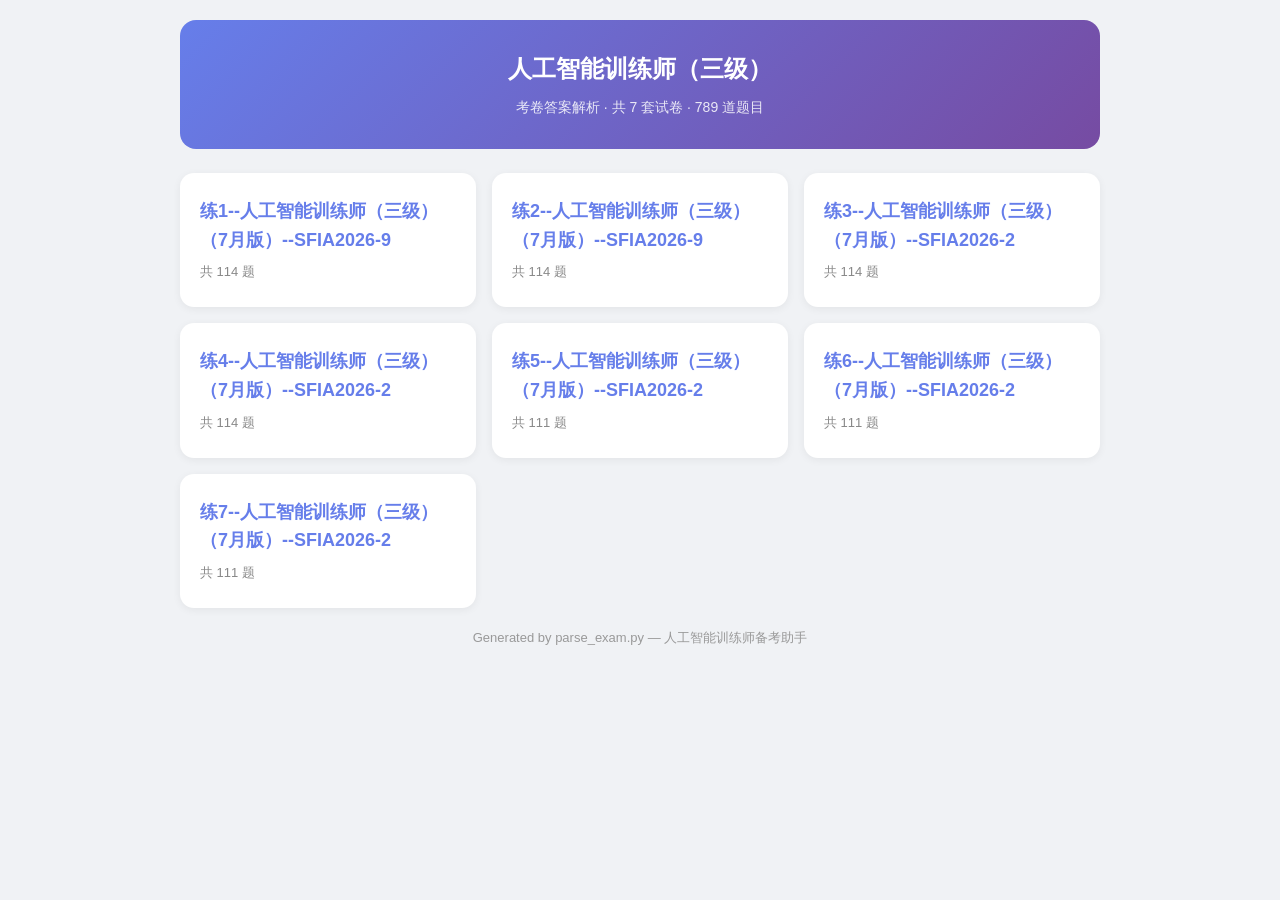
<file: index.html>
<!DOCTYPE html>
<html lang="zh-CN">
<head>
<meta charset="UTF-8">
<meta name="viewport" content="width=device-width, initial-scale=1.0">
<title>人工智能训练师 - 考卷解析</title>
<link rel="stylesheet" href="style.css">
</head>
<body>
<div class="container">
    <div class="app-header">
        <h1>人工智能训练师（三级）</h1>
        <p>考卷答案解析 &middot; 共 7 套试卷 &middot; 789 道题目</p>
    </div>
    <div class="exam-grid">
        <a class="exam-card" href="exam1.html">
            <h3>练1--人工智能训练师（三级）（7月版）--SFIA2026-9</h3>
            <p>共 114 题</p>
        </a>
        <a class="exam-card" href="exam2.html">
            <h3>练2--人工智能训练师（三级）（7月版）--SFIA2026-9</h3>
            <p>共 114 题</p>
        </a>
        <a class="exam-card" href="exam3.html">
            <h3>练3--人工智能训练师（三级）（7月版）--SFIA2026-2</h3>
            <p>共 114 题</p>
        </a>
        <a class="exam-card" href="exam4.html">
            <h3>练4--人工智能训练师（三级）（7月版）--SFIA2026-2</h3>
            <p>共 114 题</p>
        </a>
        <a class="exam-card" href="exam5.html">
            <h3>练5--人工智能训练师（三级）（7月版）--SFIA2026-2</h3>
            <p>共 111 题</p>
        </a>
        <a class="exam-card" href="exam6.html">
            <h3>练6--人工智能训练师（三级）（7月版）--SFIA2026-2</h3>
            <p>共 111 题</p>
        </a>
        <a class="exam-card" href="exam7.html">
            <h3>练7--人工智能训练师（三级）（7月版）--SFIA2026-2</h3>
            <p>共 111 题</p>
        </a>
    </div>
    <div class="app-footer">Generated by parse_exam.py &mdash; 人工智能训练师备考助手</div>
</div>
</body>
</html>
</file>
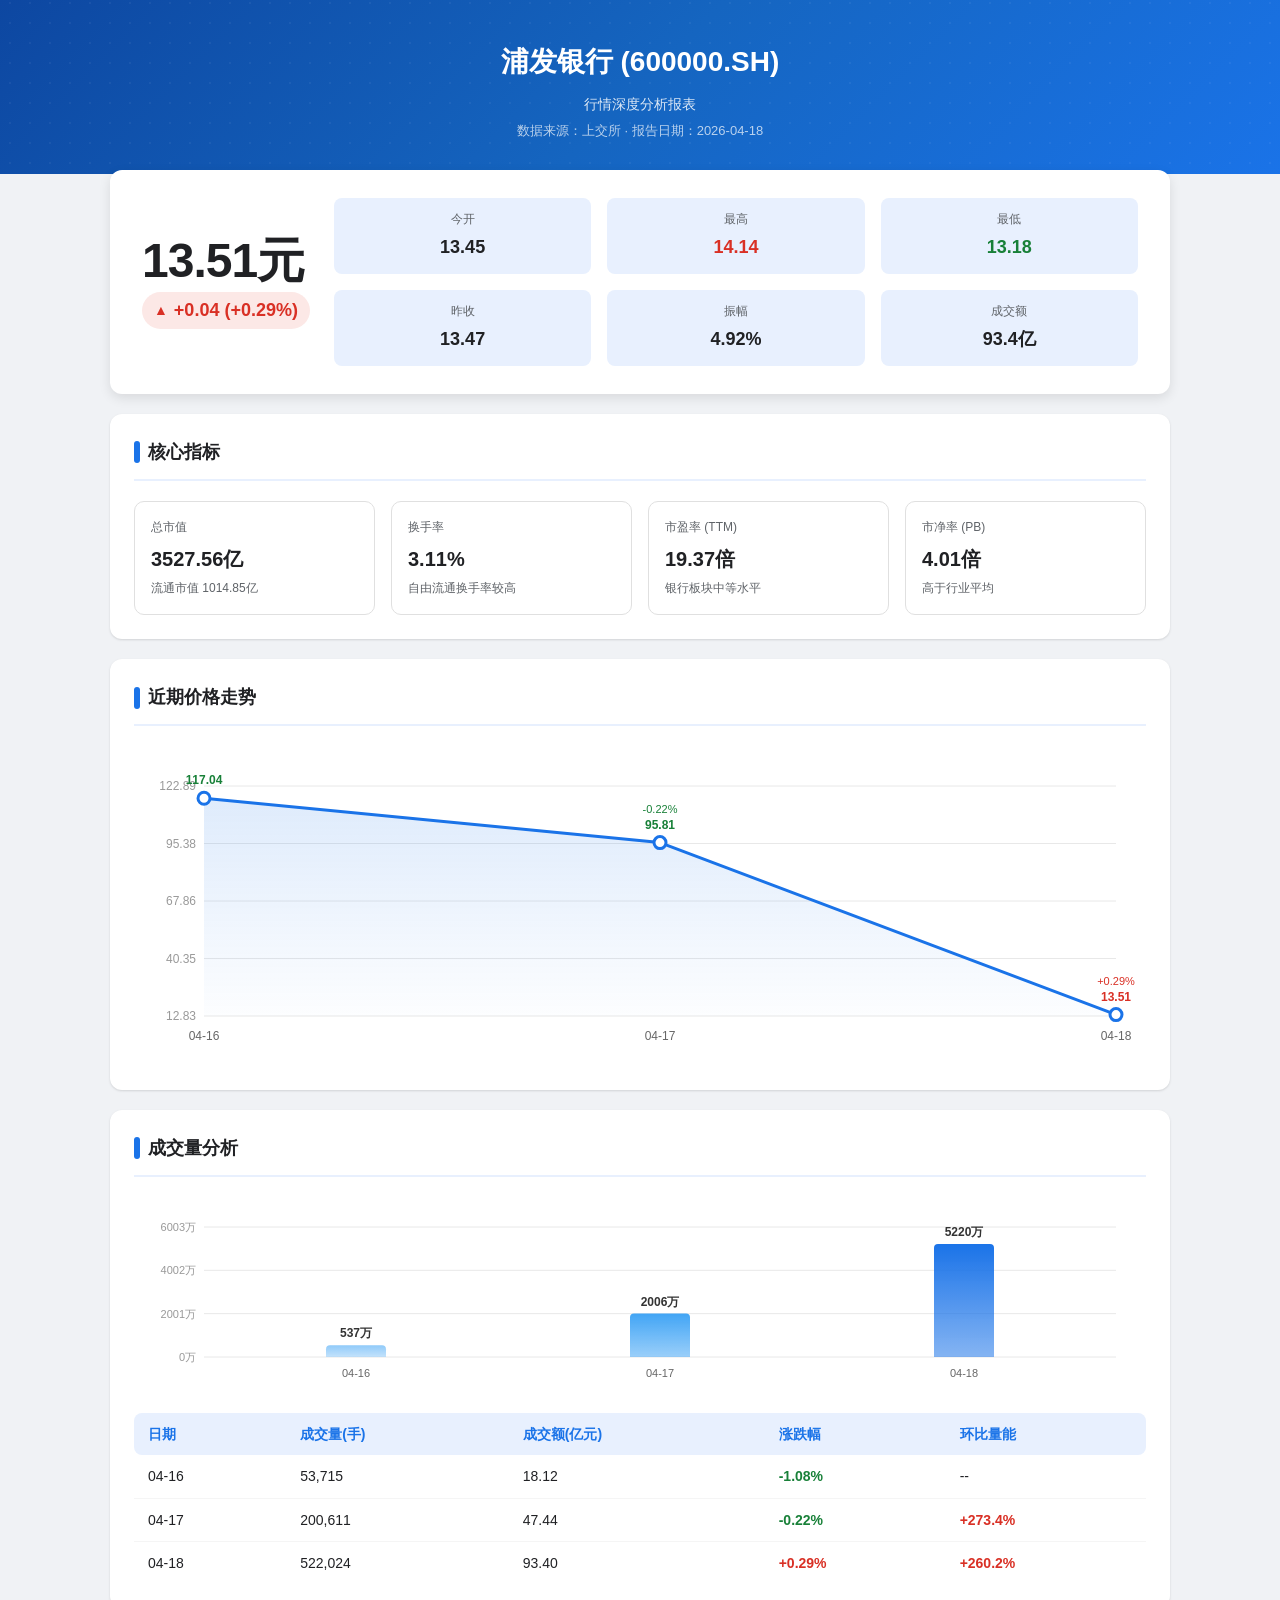
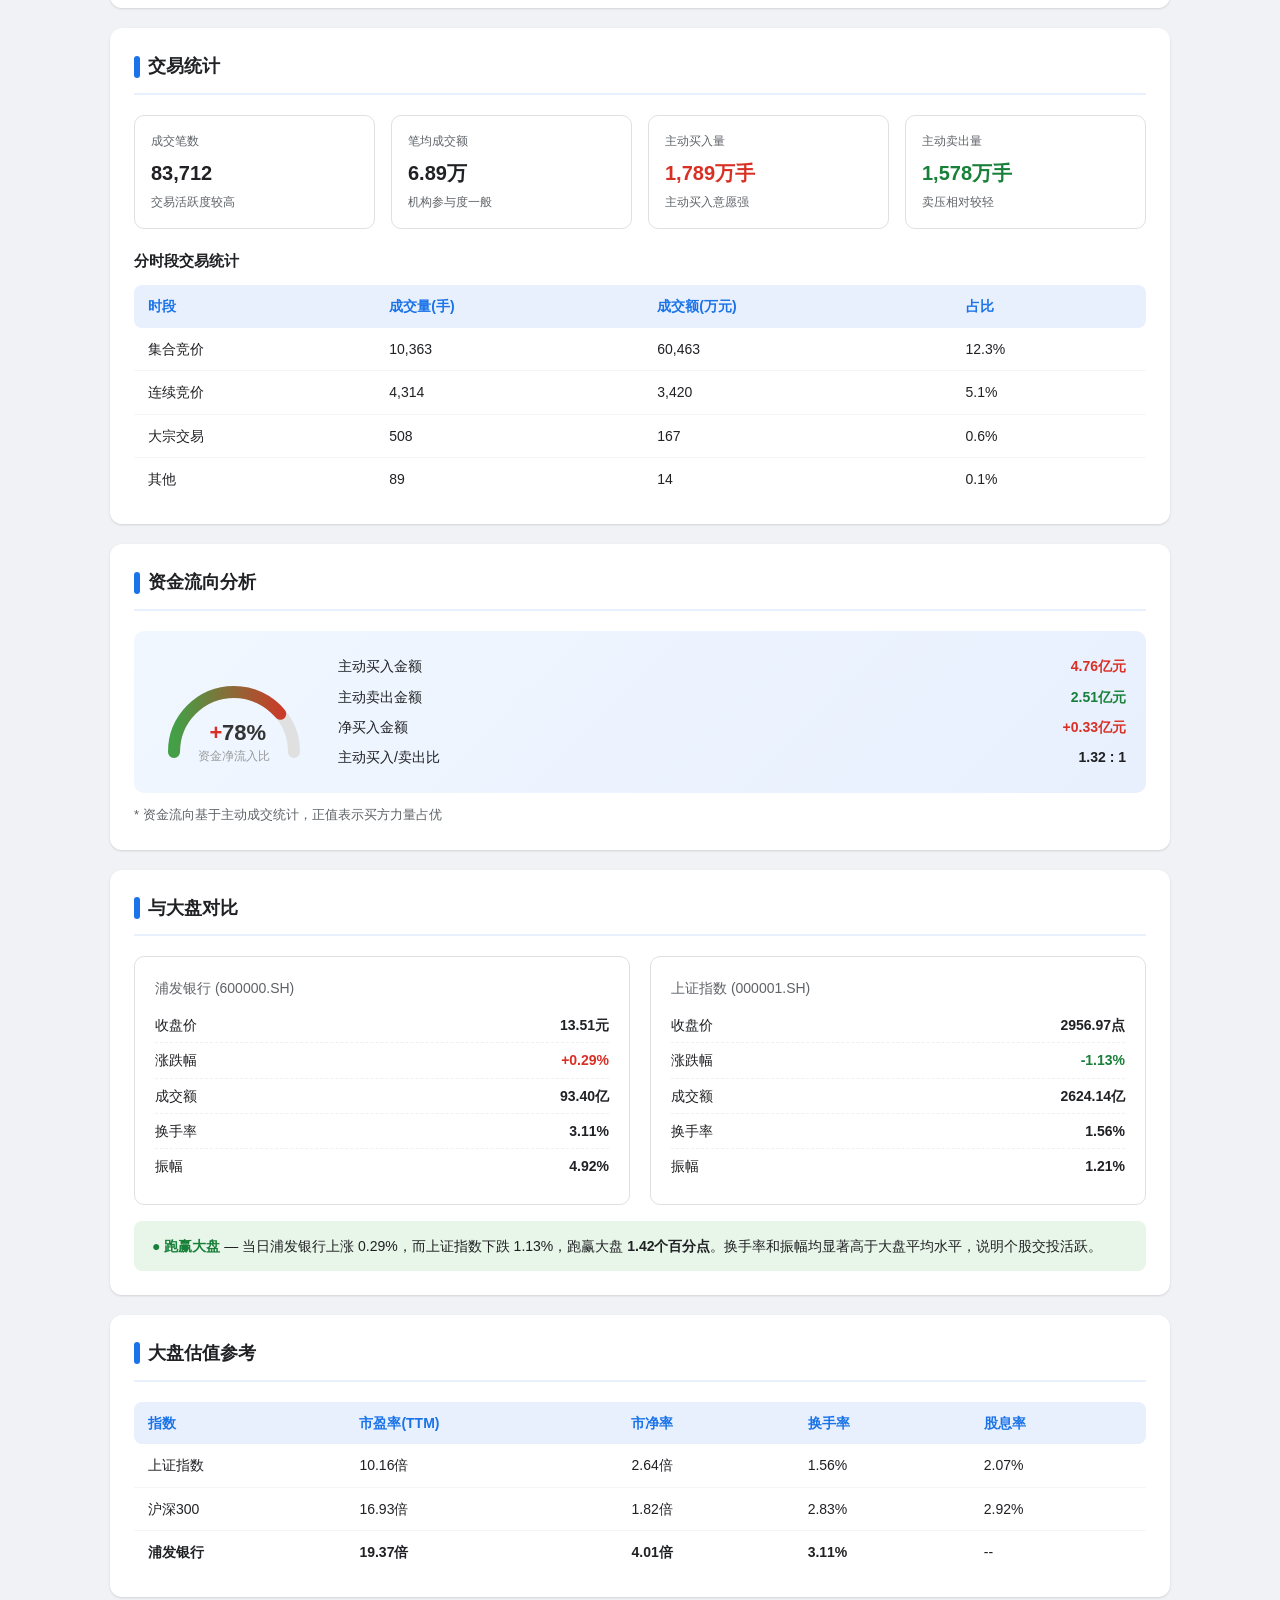
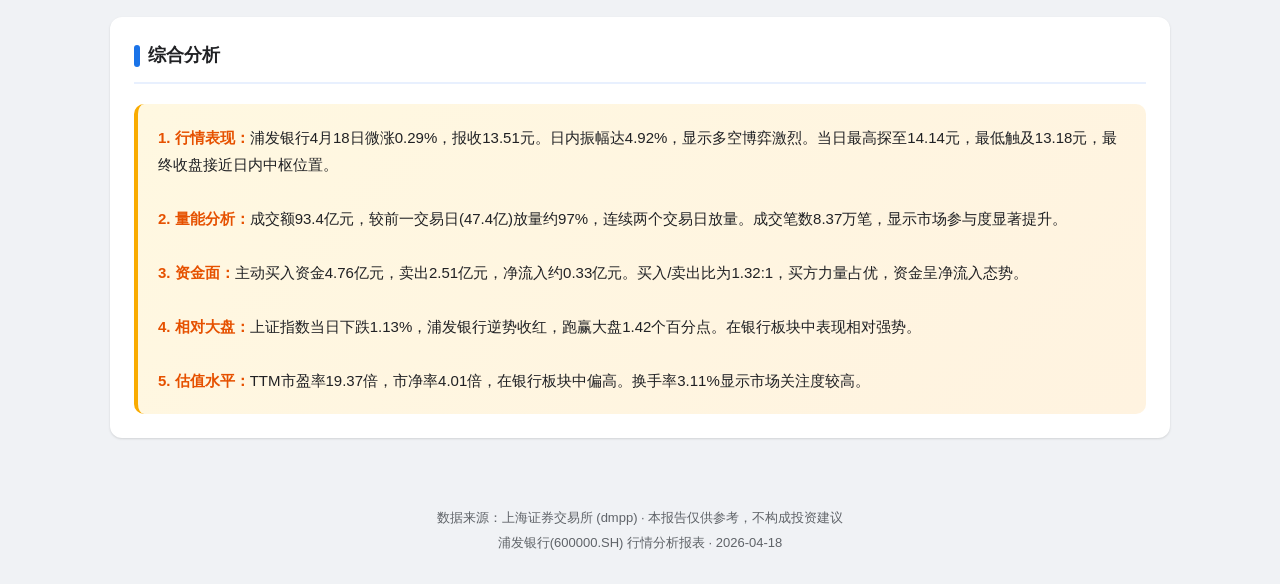
<file: spdb-report/index.html>
<!DOCTYPE html>
<html lang="zh-CN">
<head>
<meta charset="UTF-8">
<meta name="viewport" content="width=device-width, initial-scale=1.0">
<title>浦发银行(600000.SH) 行情分析报表 - 2026年4月18日</title>
<link rel="stylesheet" href="style.css">
</head>
<body>

<div class="report-header">
  <h1>浦发银行 (600000.SH)</h1>
  <p class="subtitle">行情深度分析报表</p>
  <p class="meta">数据来源：上交所 · 报告日期：2026-04-18</p>
</div>

<div class="container">
  <div class="price-hero">
    <div class="price-main">
      <div class="price-value" data-animate="13.51" data-prefix="" data-suffix="元">--</div>
      <div class="price-change up">
        <span class="arrow">&#9650;</span>
        +0.04 (+0.29%)
      </div>
    </div>
    <div class="price-detail-grid">
      <div class="price-detail-item"><div class="label">今开</div><div class="value">13.45</div></div>
      <div class="price-detail-item"><div class="label">最高</div><div class="value" style="color:var(--danger)">14.14</div></div>
      <div class="price-detail-item"><div class="label">最低</div><div class="value" style="color:var(--success)">13.18</div></div>
      <div class="price-detail-item"><div class="label">昨收</div><div class="value">13.47</div></div>
      <div class="price-detail-item"><div class="label">振幅</div><div class="value">4.92%</div></div>
      <div class="price-detail-item"><div class="label">成交额</div><div class="value">93.4亿</div></div>
    </div>
  </div>
  <div class="section">
    <div class="section-title"><span class="icon"></span>核心指标</div>
    <div class="metrics-grid">
      <div class="metric-card"><div class="metric-label">总市值</div><div class="metric-value" data-animate="3527.56" data-prefix="" data-suffix="亿">--</div><div class="metric-sub">流通市值 1014.85亿</div></div>
      <div class="metric-card"><div class="metric-label">换手率</div><div class="metric-value" data-animate="3.11" data-prefix="" data-suffix="%">--</div><div class="metric-sub">自由流通换手率较高</div></div>
      <div class="metric-card"><div class="metric-label">市盈率 (TTM)</div><div class="metric-value" data-animate="19.37" data-prefix="" data-suffix="倍">--</div><div class="metric-sub">银行板块中等水平</div></div>
      <div class="metric-card"><div class="metric-label">市净率 (PB)</div><div class="metric-value" data-animate="4.01" data-prefix="" data-suffix="倍">--</div><div class="metric-sub">高于行业平均</div></div>
    </div>
  </div>
  <div class="section"><div class="section-title"><span class="icon"></span>近期价格走势</div><div class="chart-wrapper"><canvas id="priceChart"></canvas></div></div>
  <div class="section">
    <div class="section-title"><span class="icon"></span>成交量分析</div>
    <div class="chart-wrapper" style="height:200px"><canvas id="volumeChart"></canvas></div>
    <div style="margin-top:16px"><table class="data-table"><thead><tr><th>日期</th><th>成交量(手)</th><th>成交额(亿元)</th><th>涨跌幅</th><th>环比量能</th></tr></thead><tbody><tr><td>04-16</td><td>53,715</td><td>18.12</td><td class="text-down">-1.08%</td><td>--</td></tr><tr><td>04-17</td><td>200,611</td><td>47.44</td><td class="text-down">-0.22%</td><td class="text-up">+273.4%</td></tr><tr><td>04-18</td><td>522,024</td><td>93.40</td><td class="text-up">+0.29%</td><td class="text-up">+260.2%</td></tr></tbody></table></div>
  </div>
  <div class="section">
    <div class="section-title"><span class="icon"></span>交易统计</div>
    <div class="metrics-grid">
      <div class="metric-card"><div class="metric-label">成交笔数</div><div class="metric-value">83,712</div><div class="metric-sub">交易活跃度较高</div></div>
      <div class="metric-card"><div class="metric-label">笔均成交额</div><div class="metric-value">6.89万</div><div class="metric-sub">机构参与度一般</div></div>
      <div class="metric-card"><div class="metric-label">主动买入量</div><div class="metric-value" style="color:var(--danger)">1,789万手</div><div class="metric-sub">主动买入意愿强</div></div>
      <div class="metric-card"><div class="metric-label">主动卖出量</div><div class="metric-value" style="color:var(--success)">1,578万手</div><div class="metric-sub">卖压相对较轻</div></div>
    </div>
    <div style="margin-top:20px"><h4 style="font-size:15px;margin-bottom:12px;">分时段交易统计</h4><table class="data-table"><thead><tr><th>时段</th><th>成交量(手)</th><th>成交额(万元)</th><th>占比</th></tr></thead><tbody><tr><td>集合竞价</td><td>10,363</td><td>60,463</td><td>12.3%</td></tr><tr><td>连续竞价</td><td>4,314</td><td>3,420</td><td>5.1%</td></tr><tr><td>大宗交易</td><td>508</td><td>167</td><td>0.6%</td></tr><tr><td>其他</td><td>89</td><td>14</td><td>0.1%</td></tr></tbody></table></div>
  </div>
  <div class="section">
    <div class="section-title"><span class="icon"></span>资金流向分析</div>
    <div class="fund-flow"><canvas id="flowGauge" width="160" height="100" style="flex-shrink:0"></canvas><div class="flow-details"><div class="flow-row"><span>主动买入金额</span><span style="color:var(--danger);font-weight:600">4.76亿元</span></div><div class="flow-row"><span>主动卖出金额</span><span style="color:var(--success);font-weight:600">2.51亿元</span></div><div class="flow-row"><span>净买入金额</span><span style="color:var(--danger);font-weight:700">+0.33亿元</span></div><div class="flow-row"><span>主动买入/卖出比</span><span style="font-weight:600">1.32 : 1</span></div></div></div>
    <p style="margin-top:12px;font-size:13px;color:var(--text-secondary)">* 资金流向基于主动成交统计，正值表示买方力量占优</p>
  </div>
  <div class="section">
    <div class="section-title"><span class="icon"></span>与大盘对比</div>
    <div class="compare-grid"><div class="compare-item"><div class="compare-name">浦发银行 (600000.SH)</div><div class="compare-row"><span>收盘价</span><span class="val">13.51元</span></div><div class="compare-row"><span>涨跌幅</span><span class="val text-up">+0.29%</span></div><div class="compare-row"><span>成交额</span><span class="val">93.40亿</span></div><div class="compare-row"><span>换手率</span><span class="val">3.11%</span></div><div class="compare-row"><span>振幅</span><span class="val">4.92%</span></div></div><div class="compare-item"><div class="compare-name">上证指数 (000001.SH)</div><div class="compare-row"><span>收盘价</span><span class="val">2956.97点</span></div><div class="compare-row"><span>涨跌幅</span><span class="val text-down">-1.13%</span></div><div class="compare-row"><span>成交额</span><span class="val">2624.14亿</span></div><div class="compare-row"><span>换手率</span><span class="val">1.56%</span></div><div class="compare-row"><span>振幅</span><span class="val">1.21%</span></div></div></div>
    <div style="margin-top:16px;padding:14px 18px;background:#e8f5e9;border-radius:8px;font-size:14px"><strong style="color:var(--success)">&#9679; 跑赢大盘</strong> — 当日浦发银行上涨 0.29%，而上证指数下跌 1.13%，跑赢大盘 <b>1.42个百分点</b>。换手率和振幅均显著高于大盘平均水平，说明个股交投活跃。</div>
  </div>
  <div class="section">
    <div class="section-title"><span class="icon"></span>大盘估值参考</div>
    <table class="data-table"><thead><tr><th>指数</th><th>市盈率(TTM)</th><th>市净率</th><th>换手率</th><th>股息率</th></tr></thead><tbody><tr><td>上证指数</td><td>10.16倍</td><td>2.64倍</td><td>1.56%</td><td>2.07%</td></tr><tr><td>沪深300</td><td>16.93倍</td><td>1.82倍</td><td>2.83%</td><td>2.92%</td></tr><tr><td><b>浦发银行</b></td><td><b>19.37倍</b></td><td><b>4.01倍</b></td><td><b>3.11%</b></td><td>--</td></tr></tbody></table>
  </div>
  <div class="section">
    <div class="section-title"><span class="icon"></span>综合分析</div>
    <div class="analysis-box">
      <p><strong>1. 行情表现：</strong>浦发银行4月18日微涨0.29%，报收13.51元。日内振幅达4.92%，显示多空博弈激烈。当日最高探至14.14元，最低触及13.18元，最终收盘接近日内中枢位置。</p><br>
      <p><strong>2. 量能分析：</strong>成交额93.4亿元，较前一交易日(47.4亿)放量约97%，连续两个交易日放量。成交笔数8.37万笔，显示市场参与度显著提升。</p><br>
      <p><strong>3. 资金面：</strong>主动买入资金4.76亿元，卖出2.51亿元，净流入约0.33亿元。买入/卖出比为1.32:1，买方力量占优，资金呈净流入态势。</p><br>
      <p><strong>4. 相对大盘：</strong>上证指数当日下跌1.13%，浦发银行逆势收红，跑赢大盘1.42个百分点。在银行板块中表现相对强势。</p><br>
      <p><strong>5. 估值水平：</strong>TTM市盈率19.37倍，市净率4.01倍，在银行板块中偏高。换手率3.11%显示市场关注度较高。</p>
    </div>
  </div>
</div>

<div class="report-footer">
  <p>数据来源：上海证券交易所 (dmpp) · 本报告仅供参考，不构成投资建议</p>
  <p style="margin-top:4px">浦发银行(600000.SH) 行情分析报表 · 2026-04-18</p>
</div>

<script src="script.js"></script>
</body>
</html>
</file>
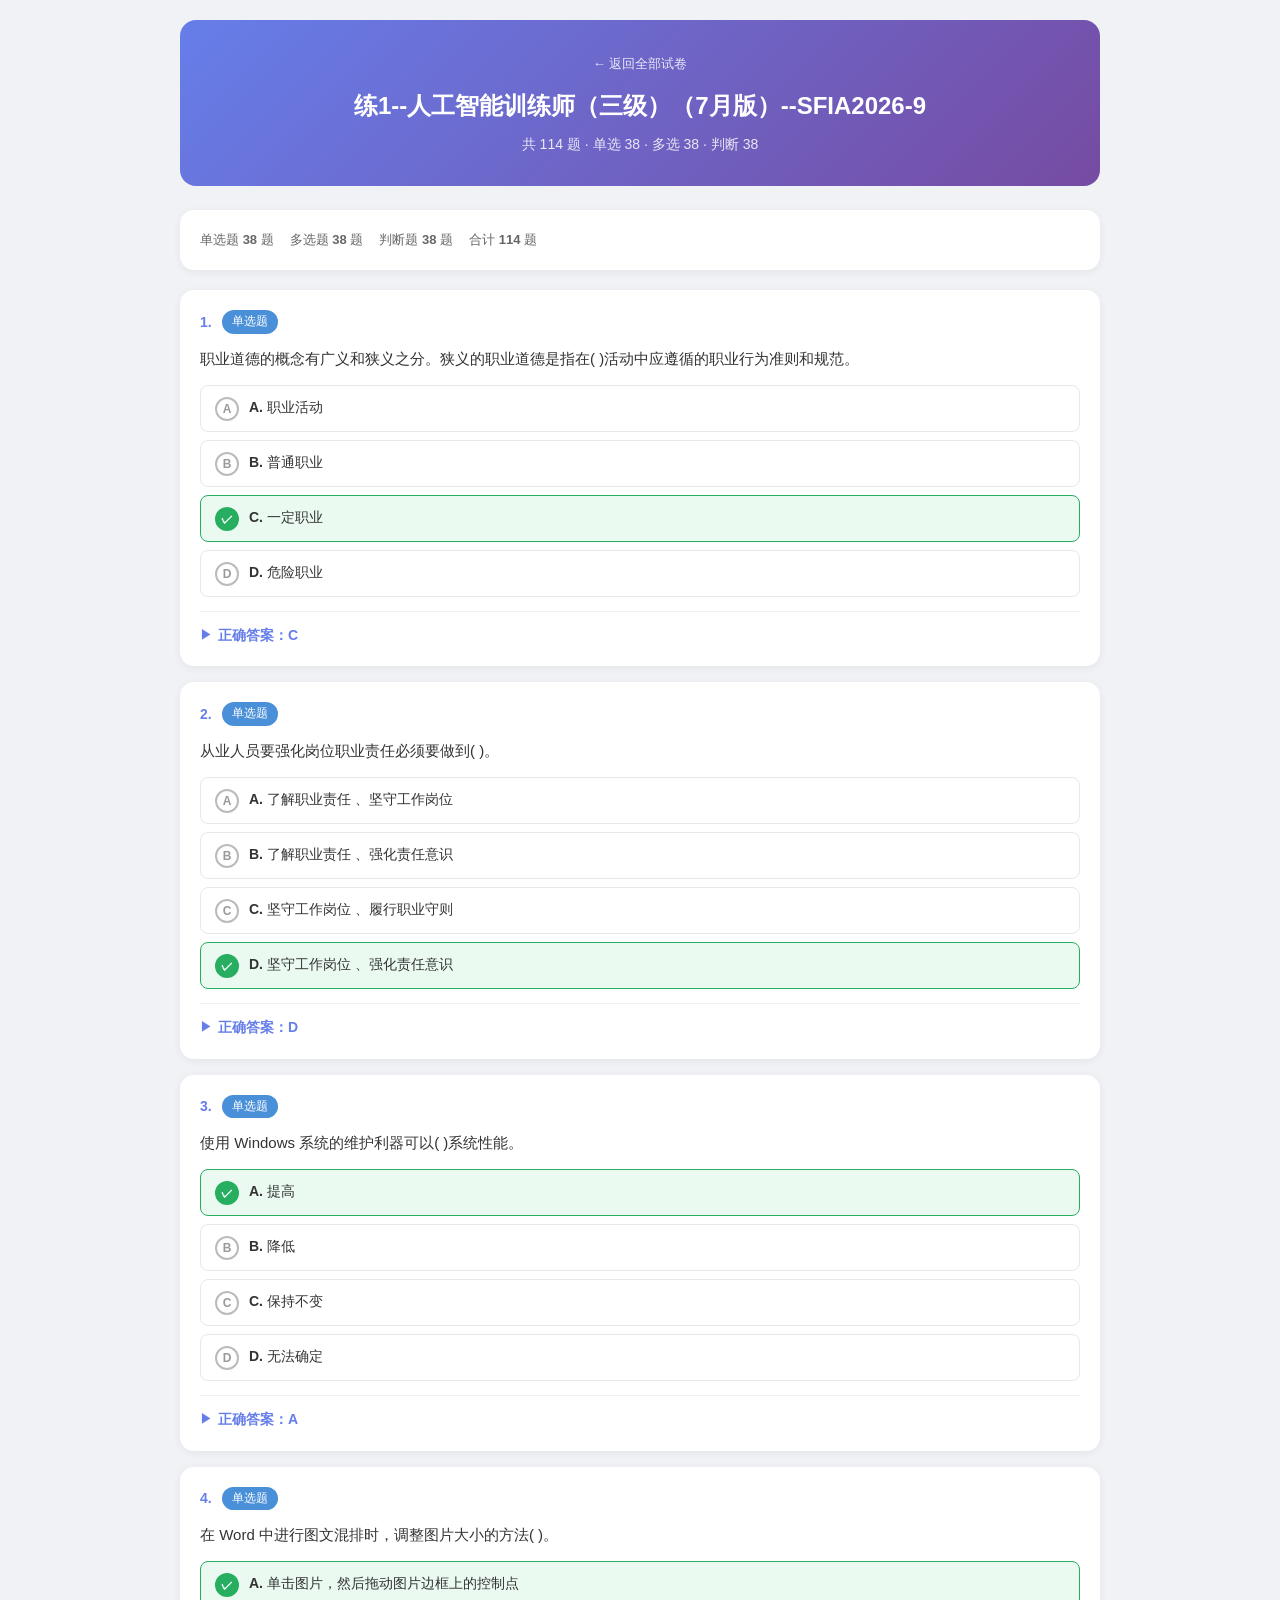
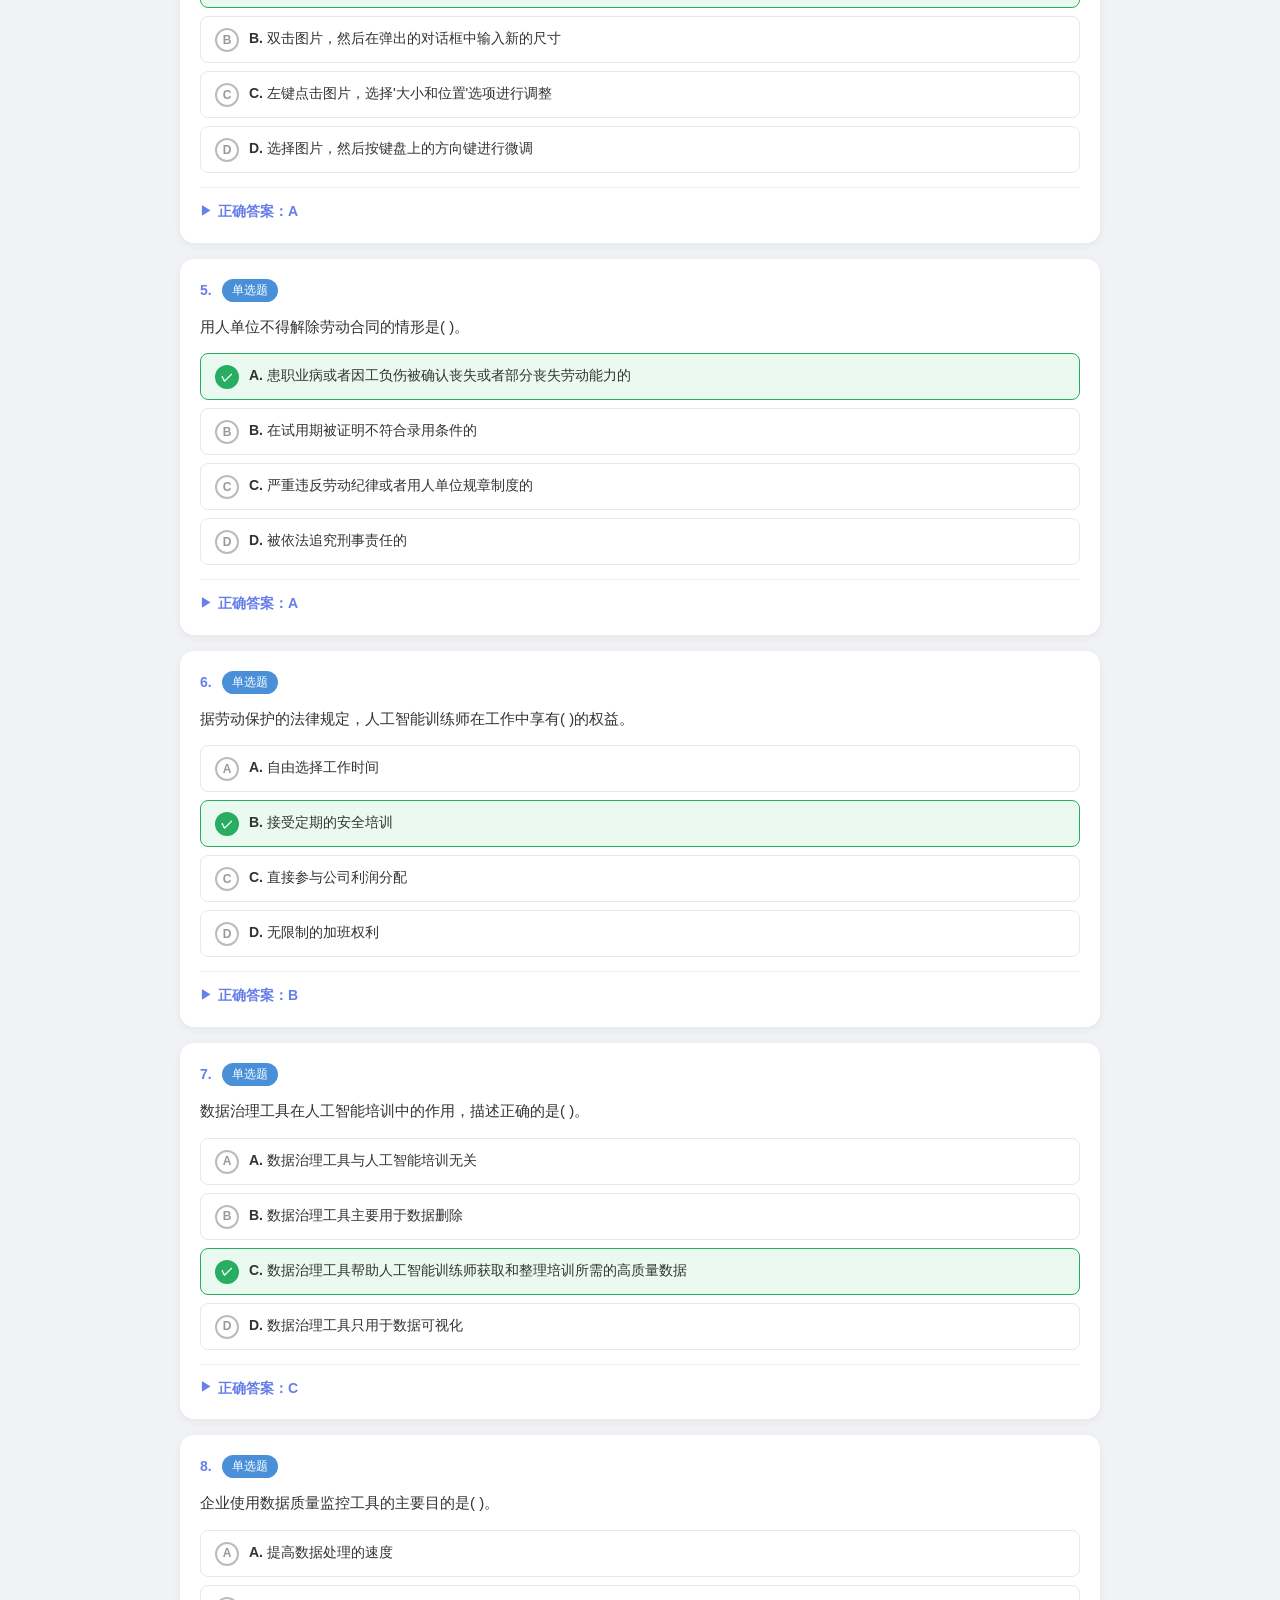
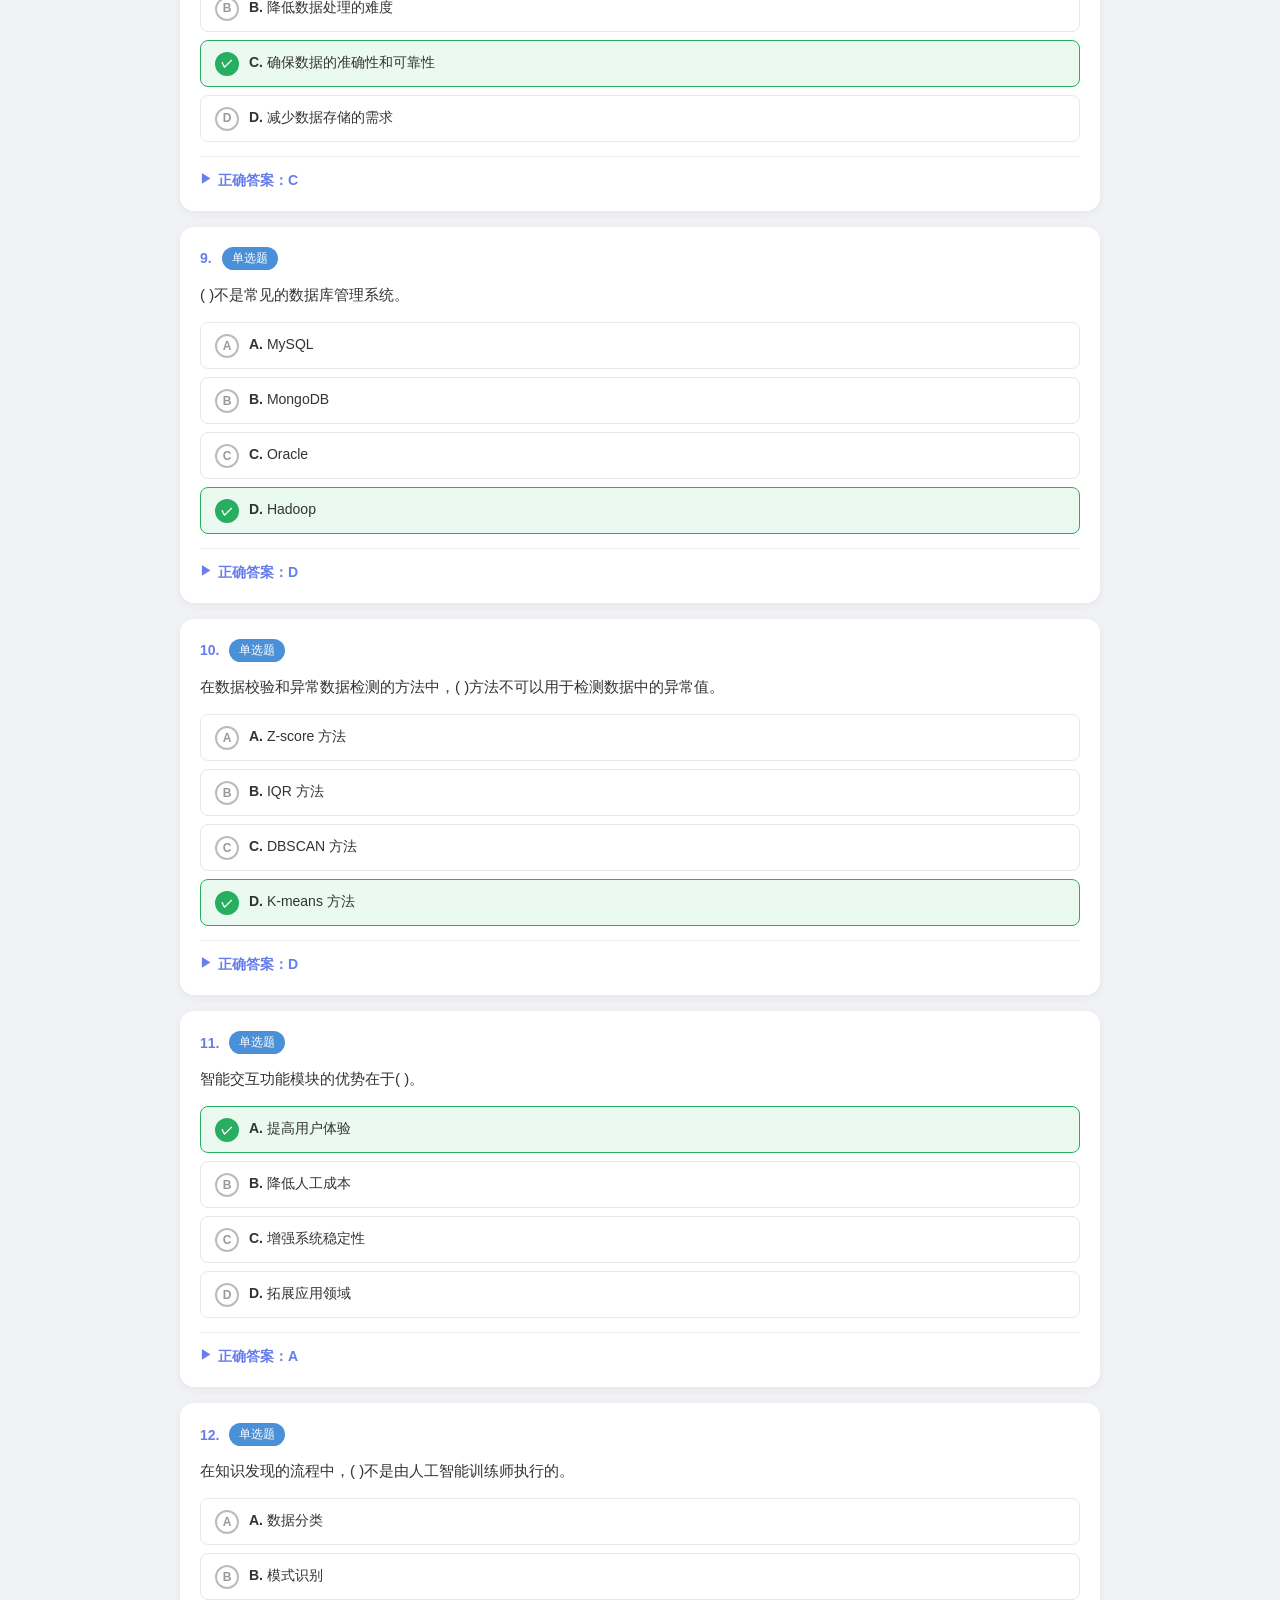
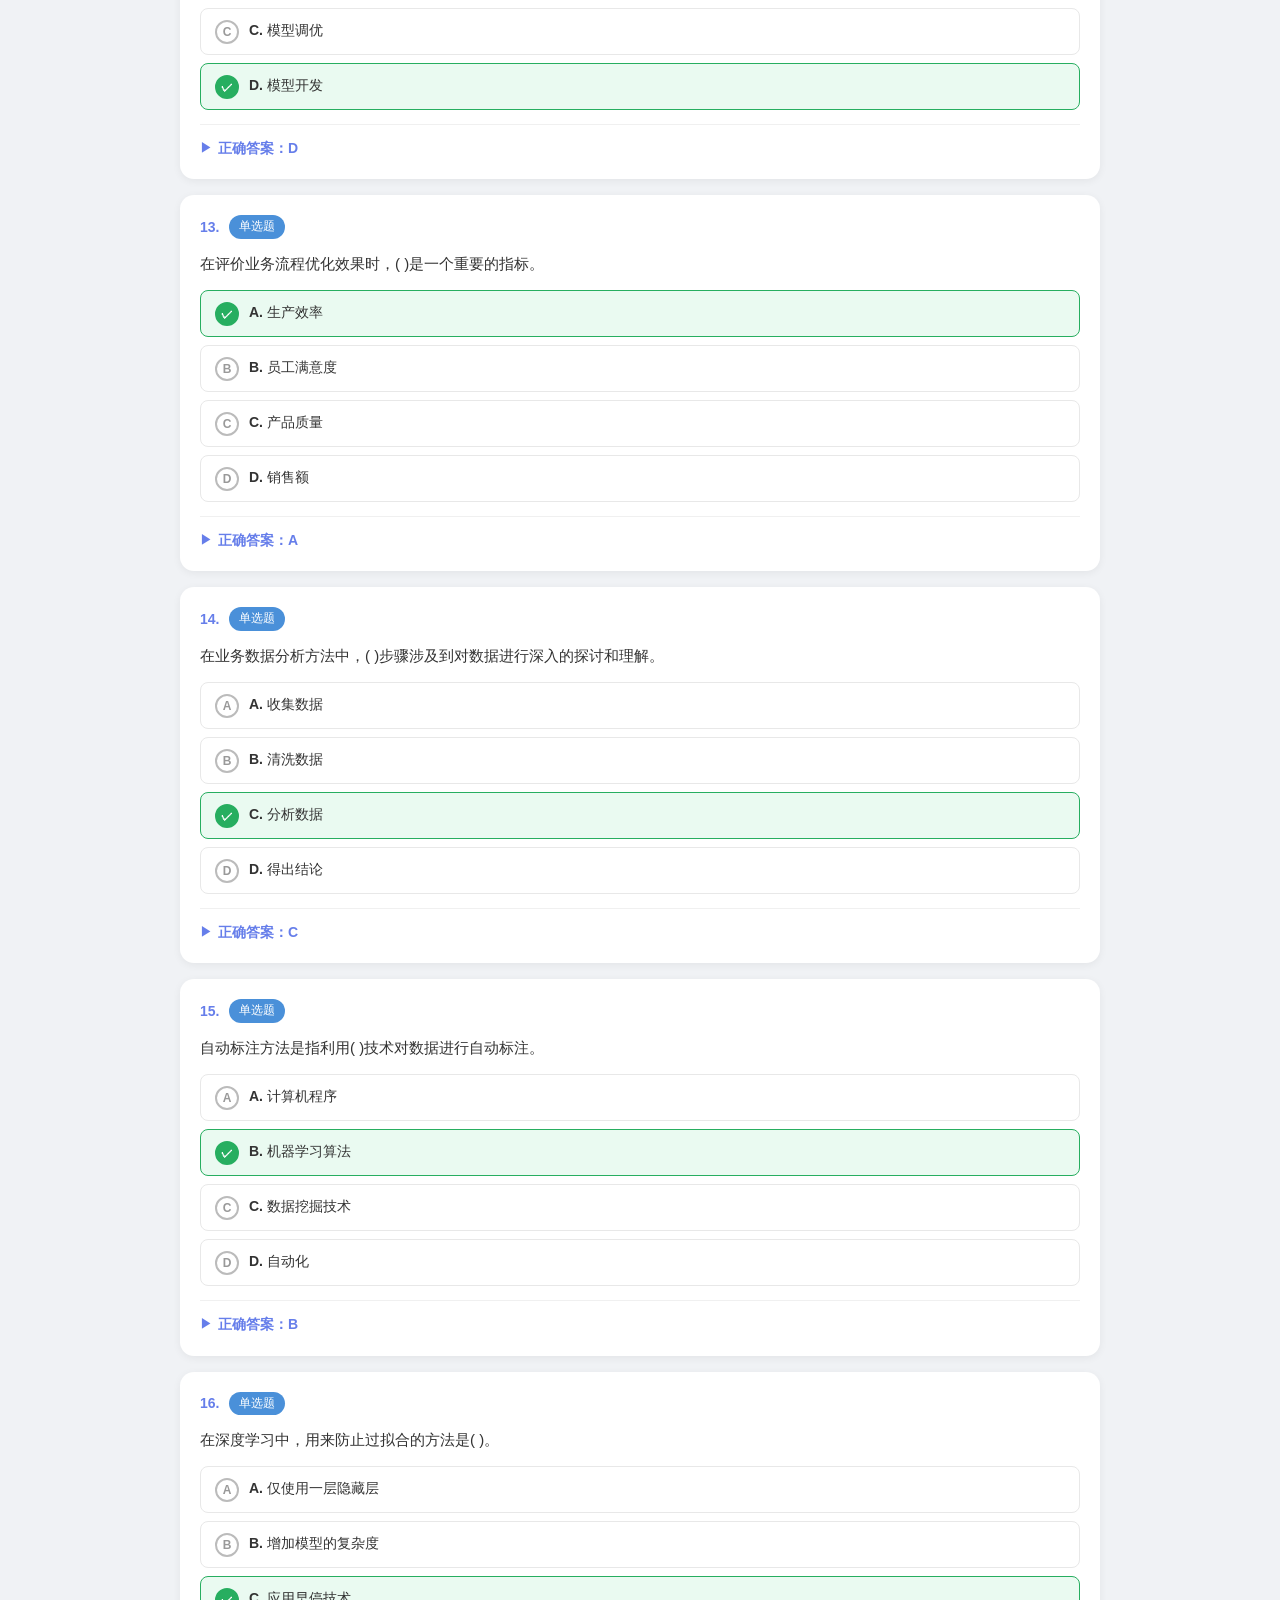
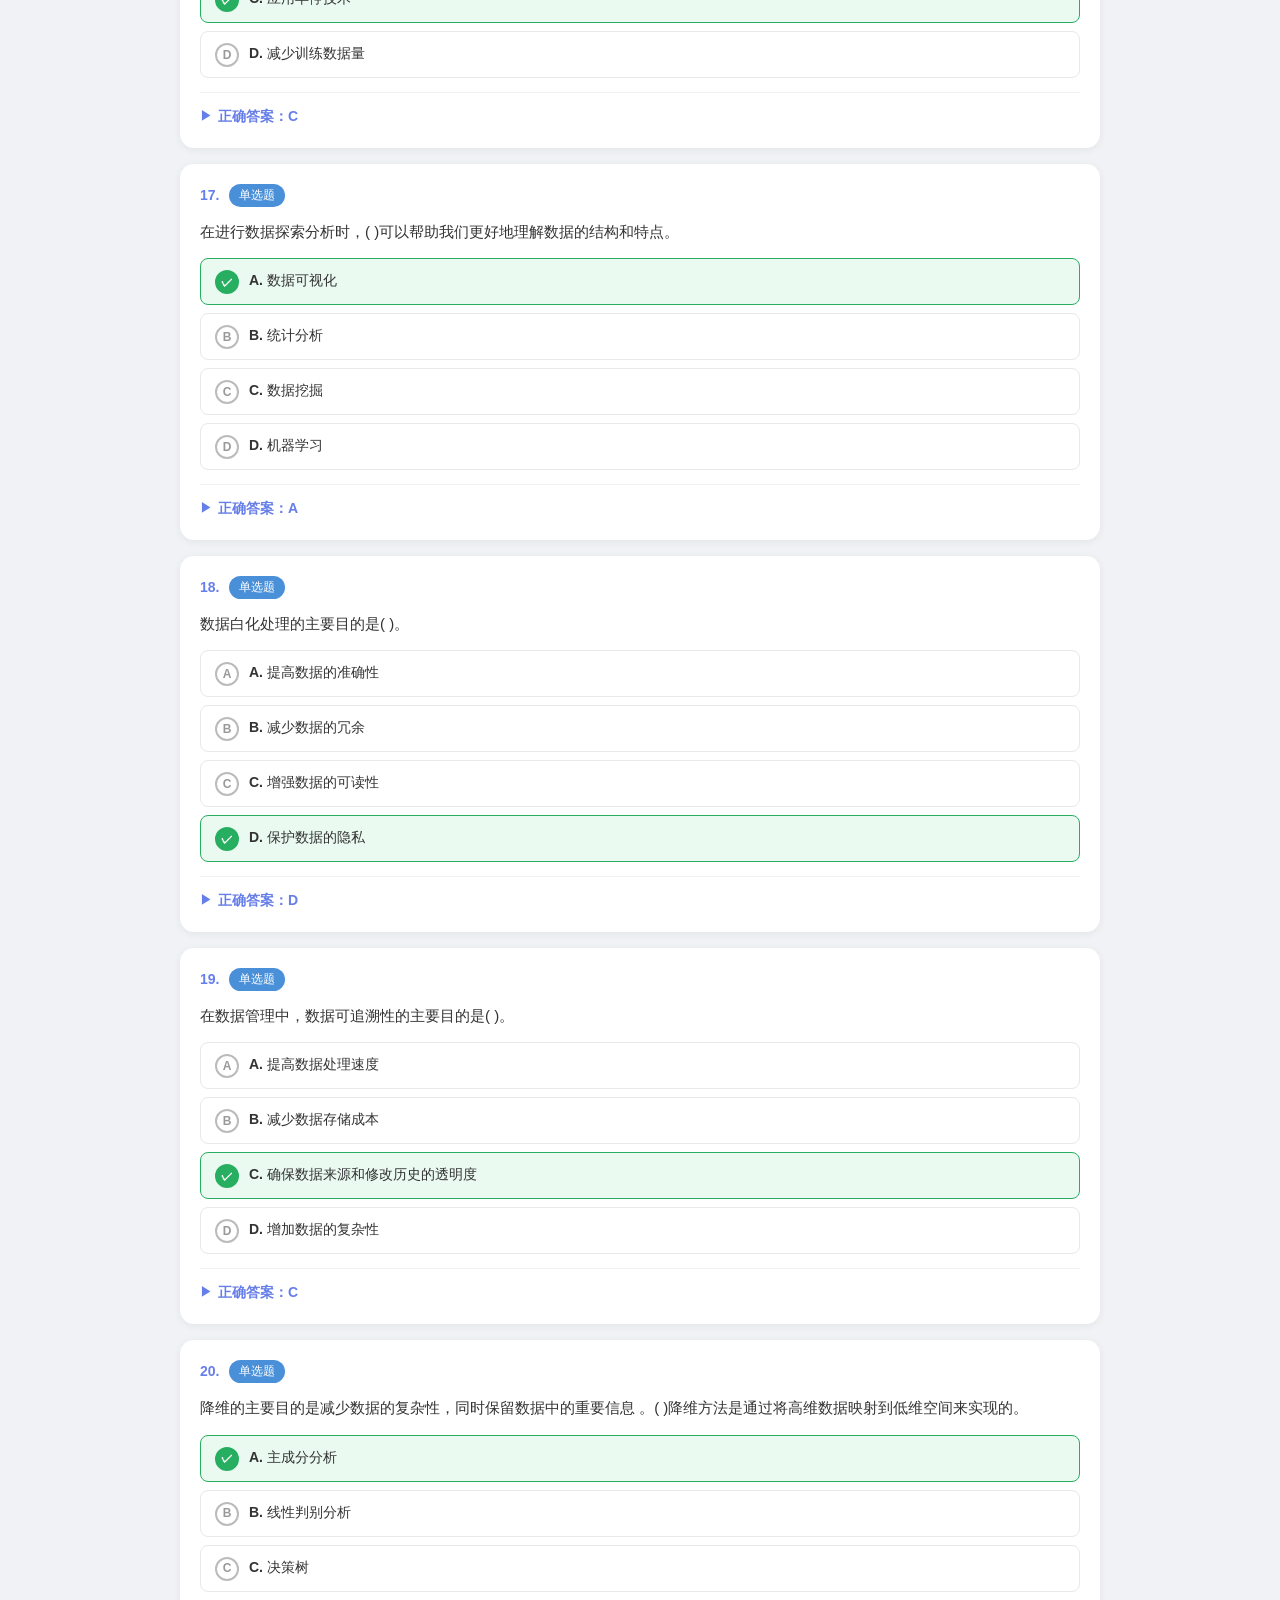
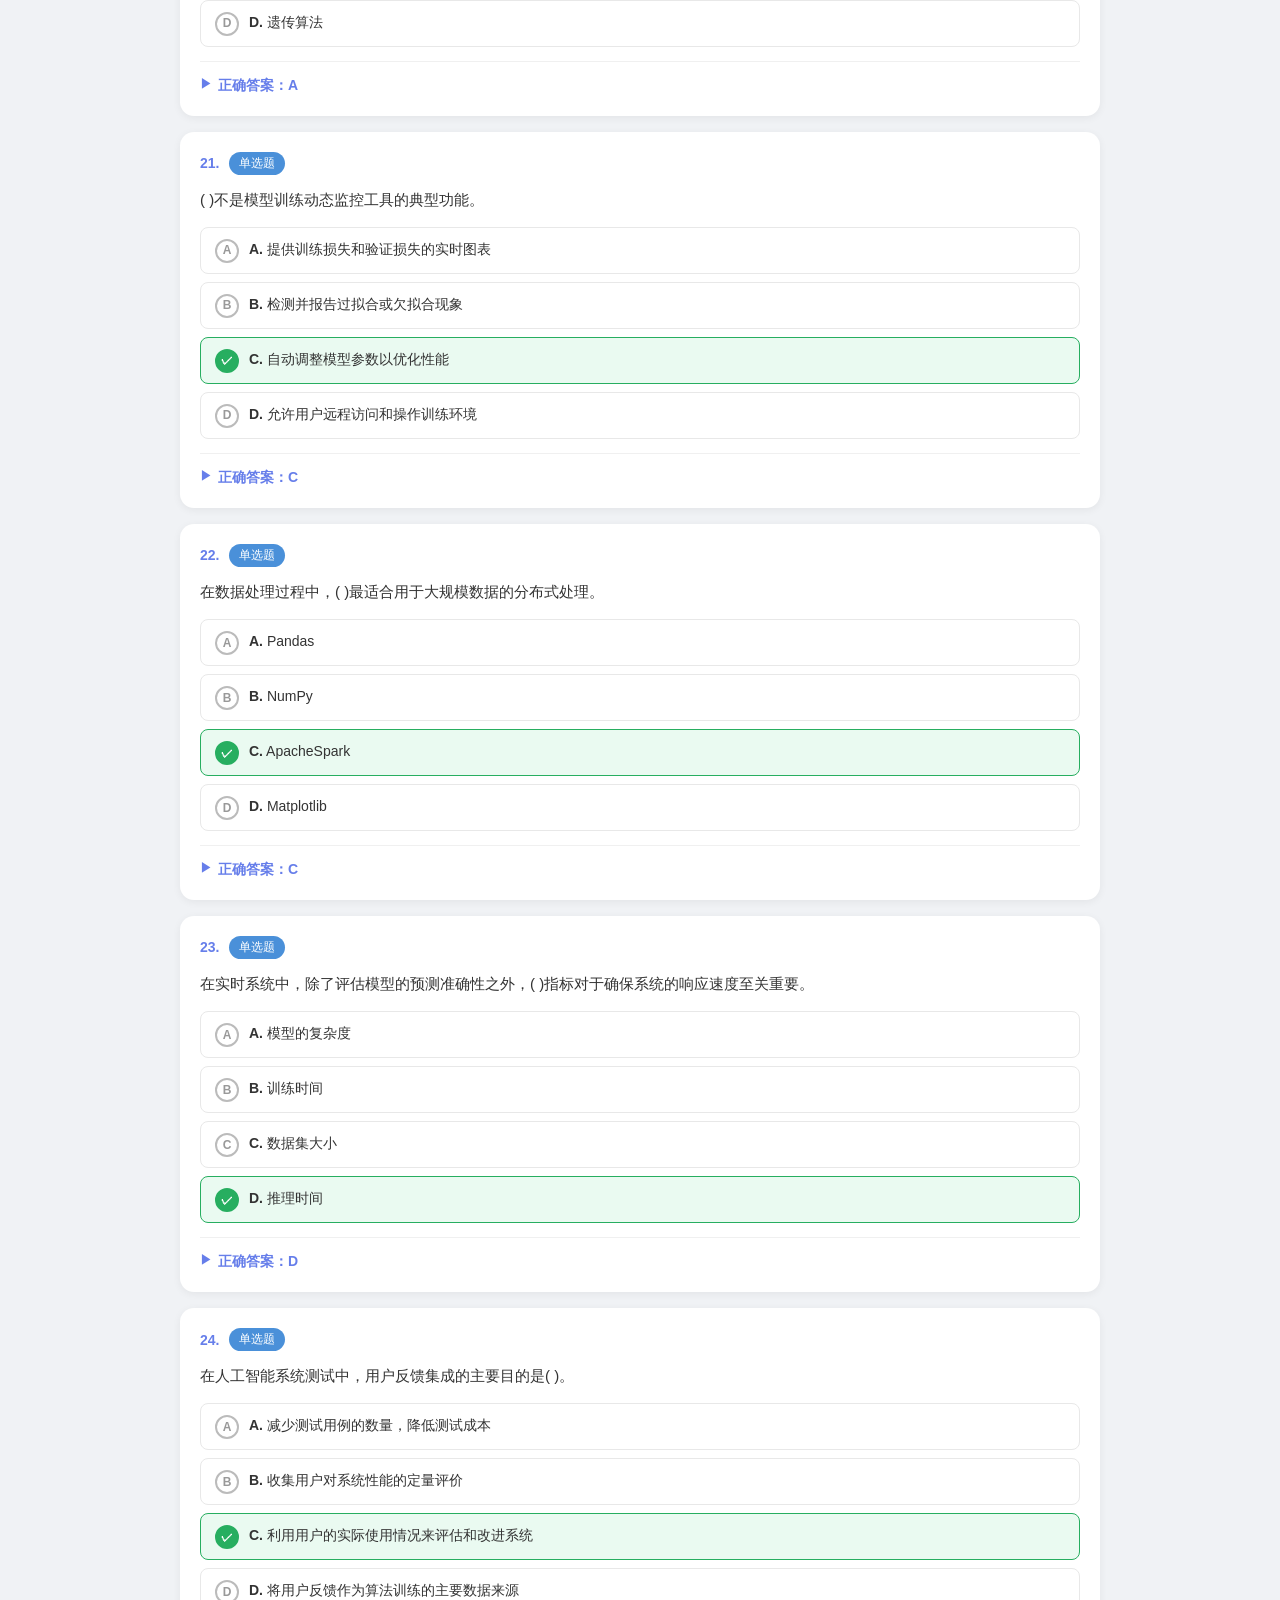
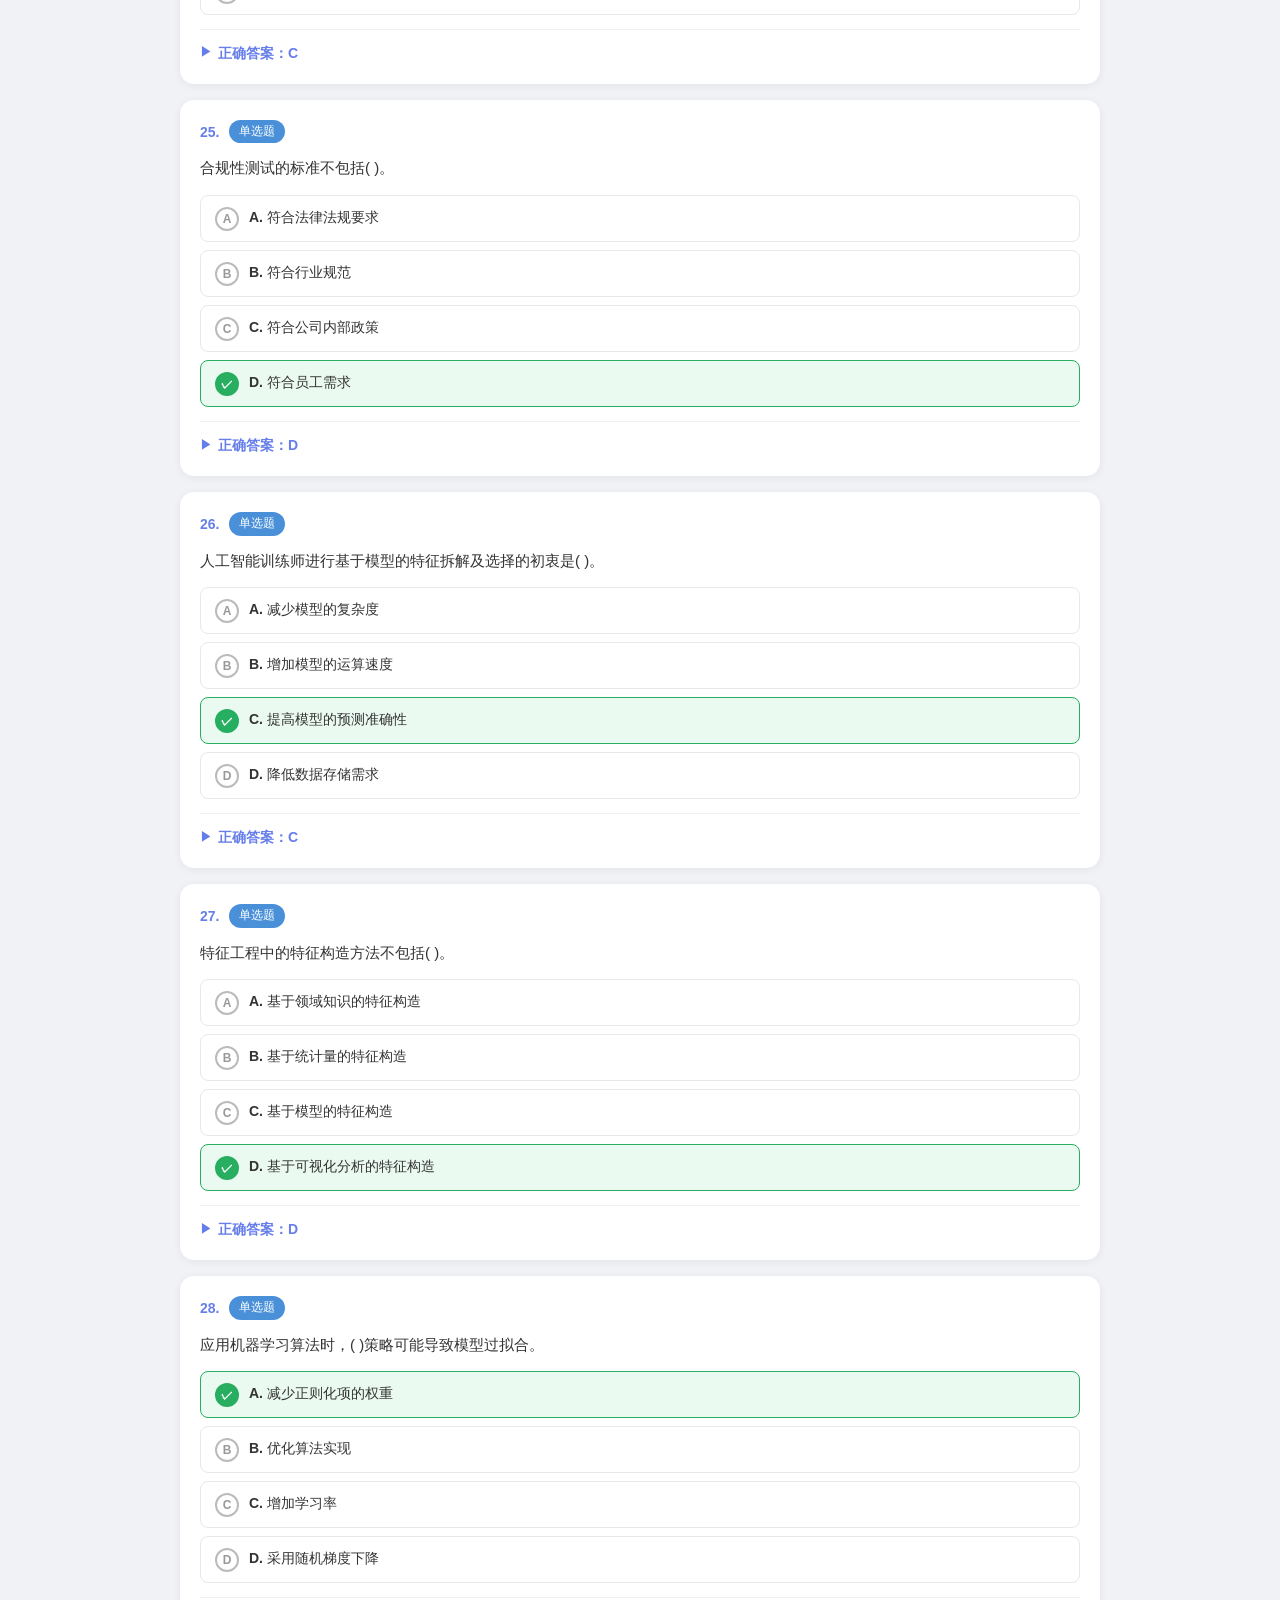
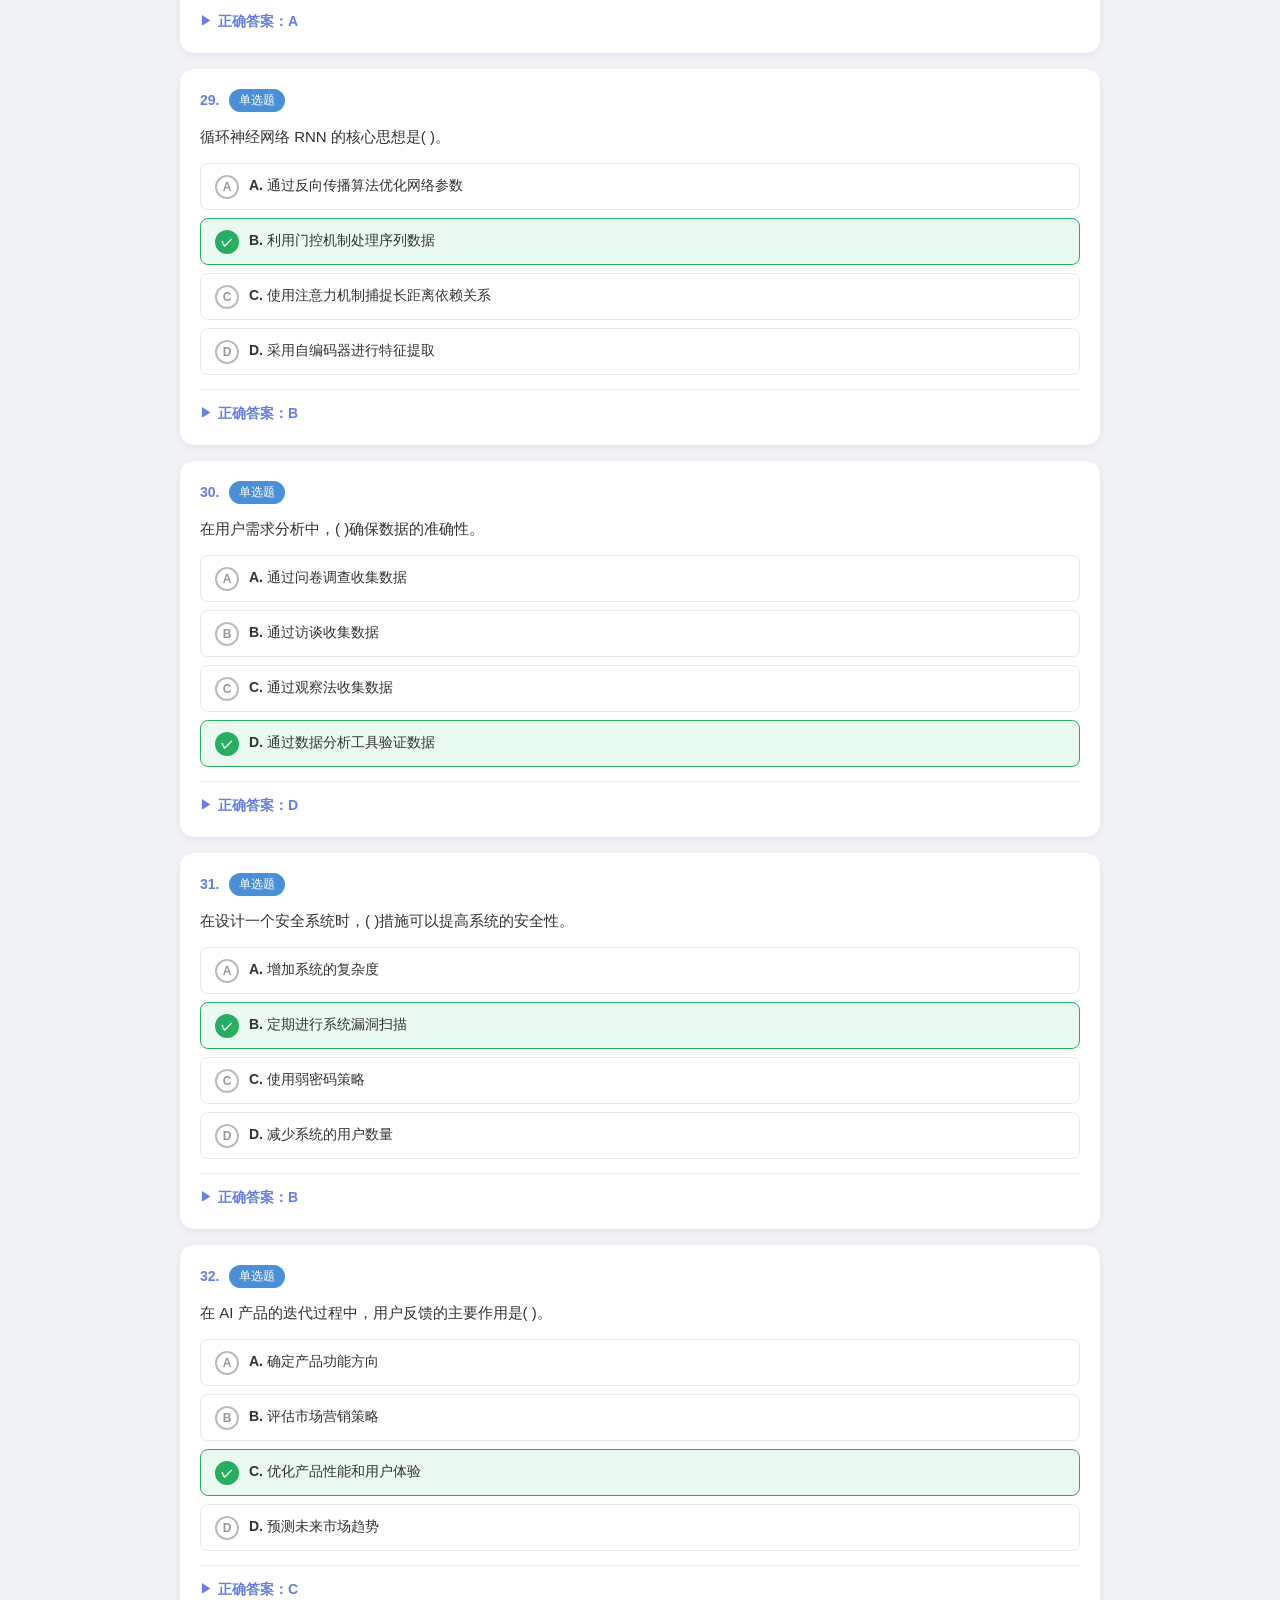
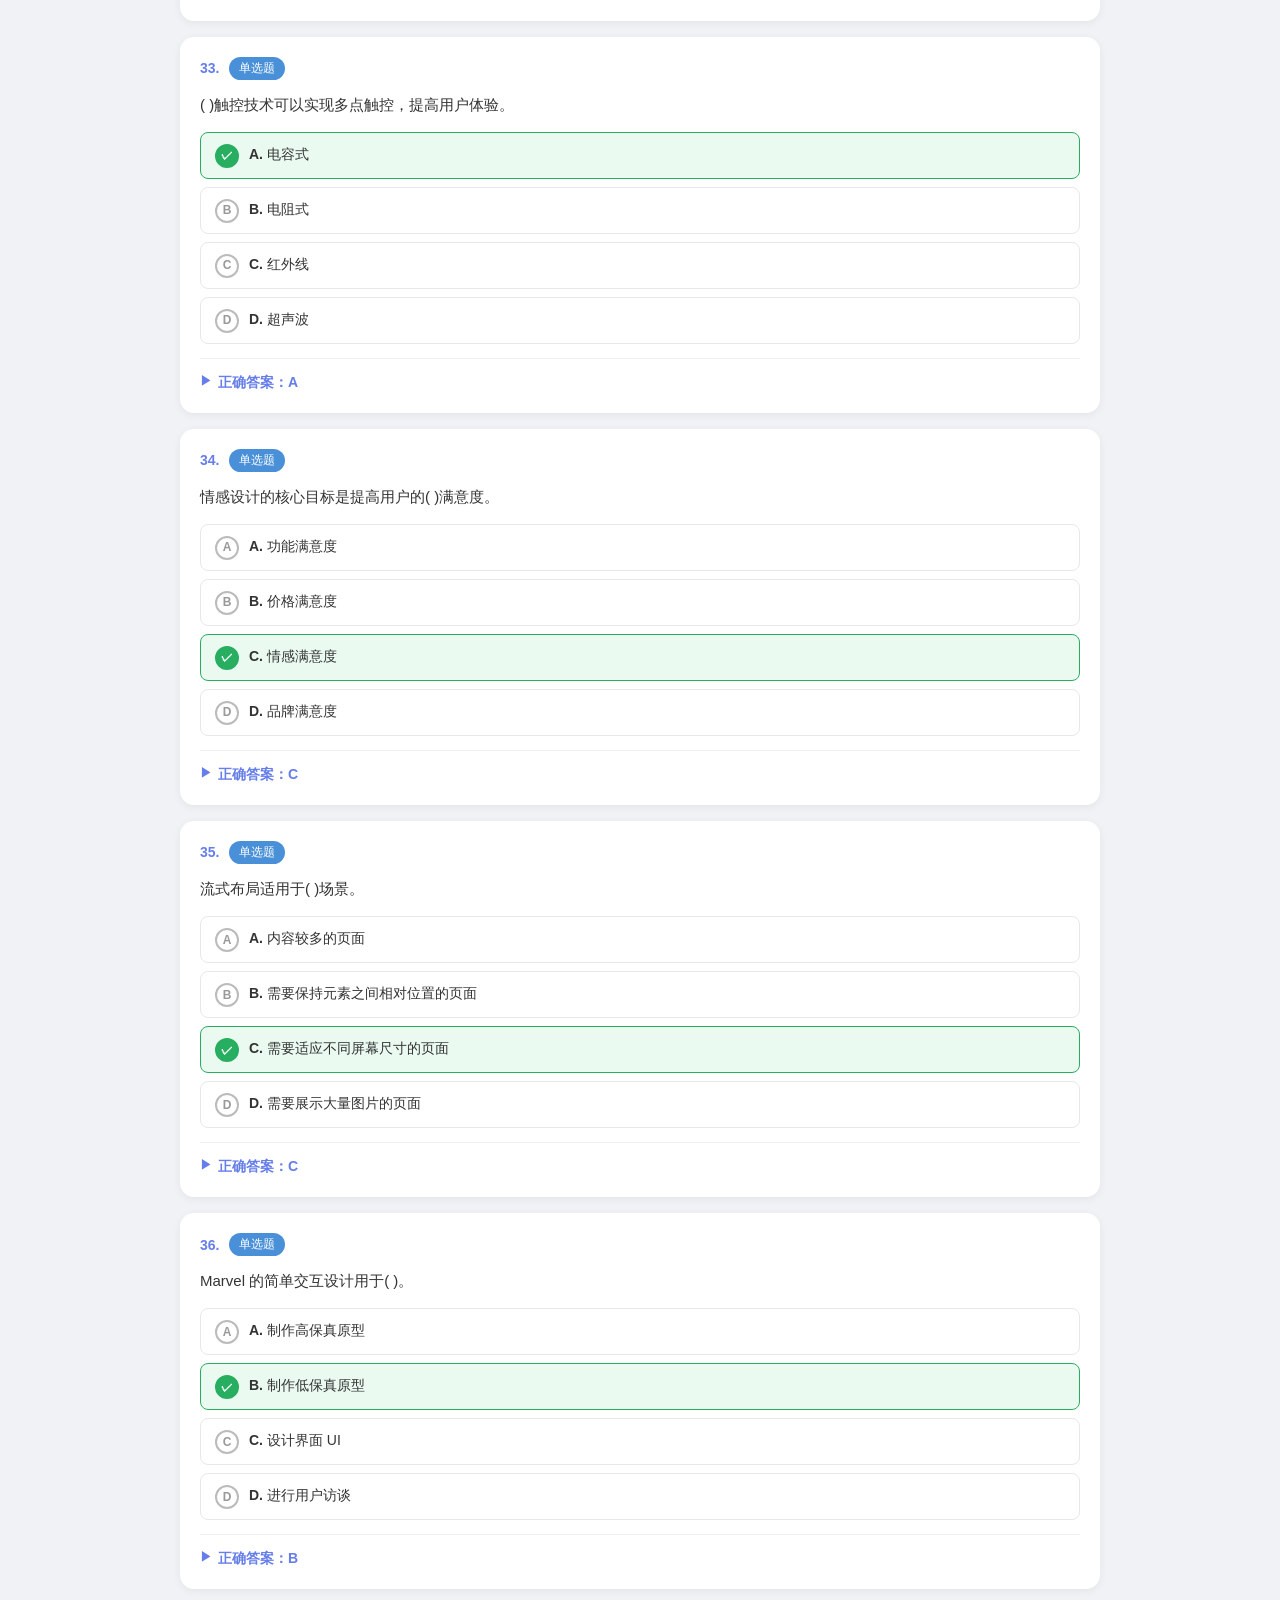
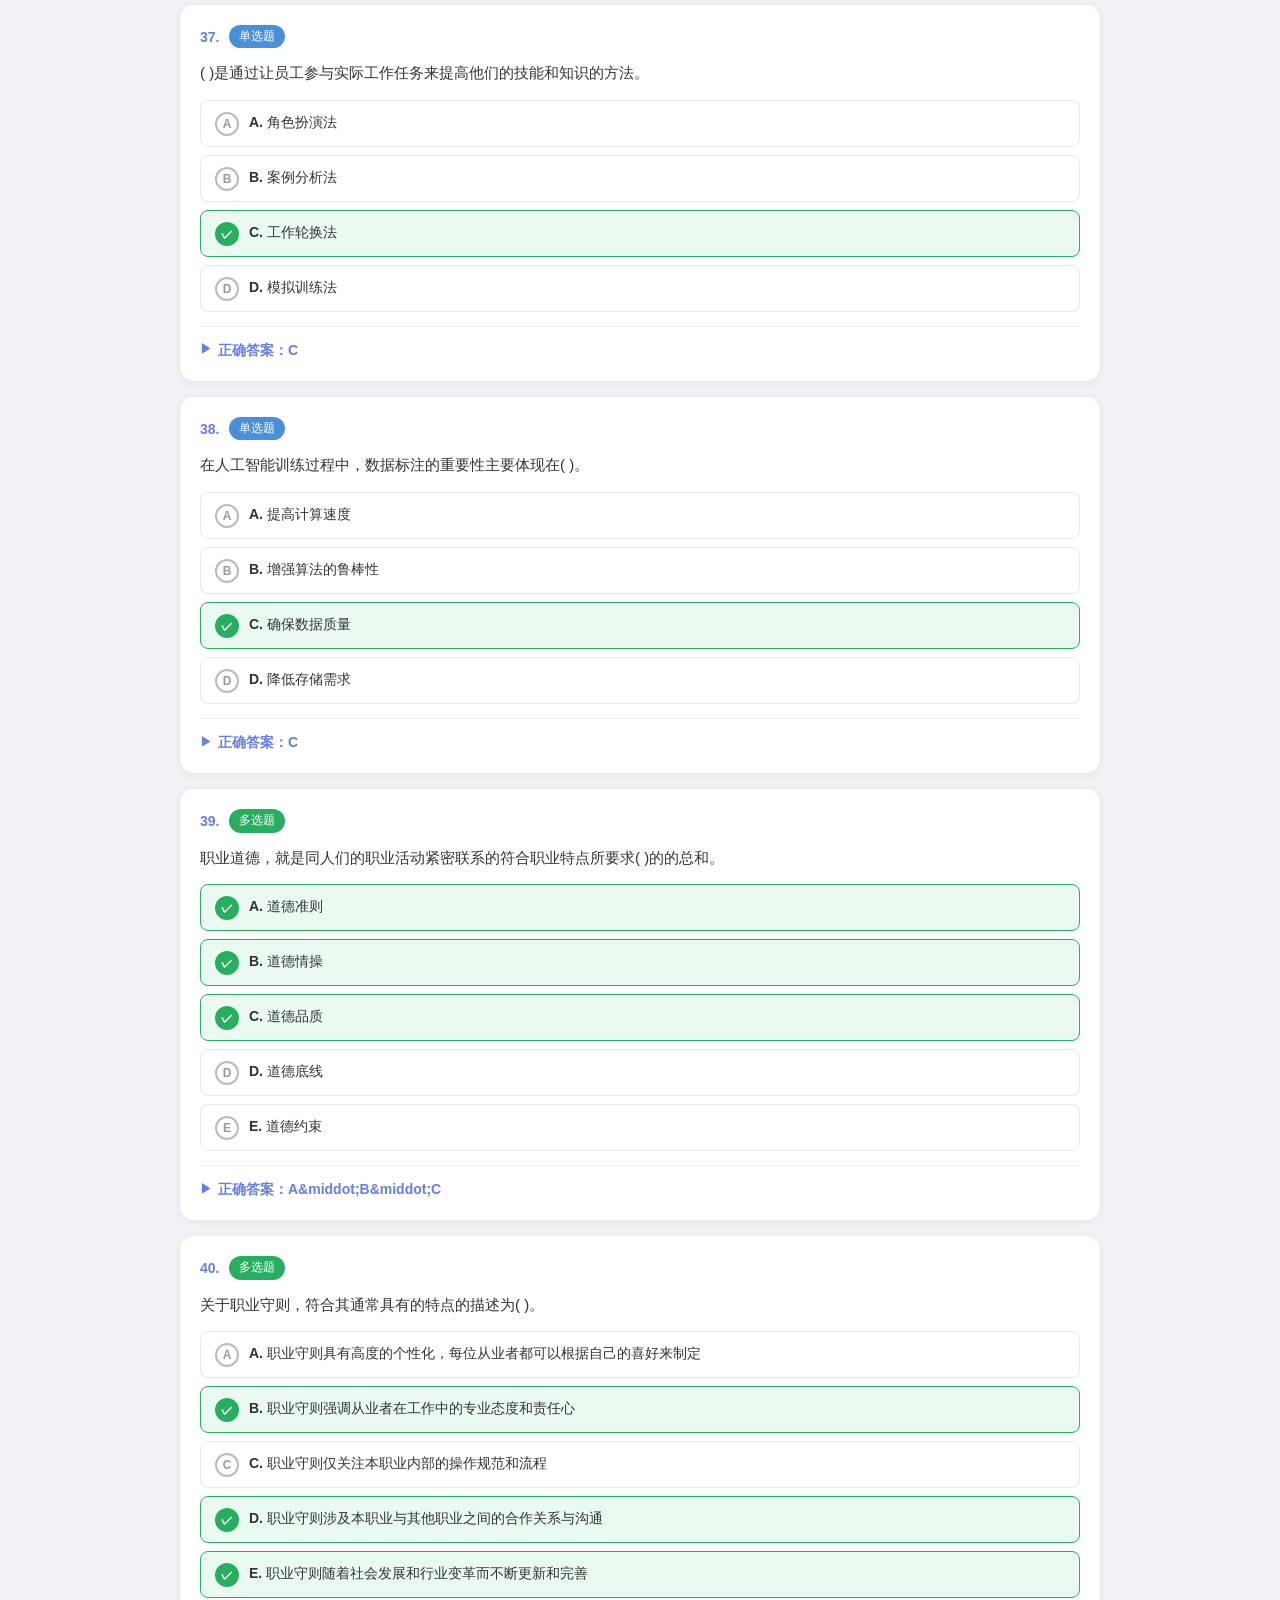
<file: exam1.html>
<!DOCTYPE html>
<html lang="zh-CN">
<head>
<meta charset="UTF-8">
<meta name="viewport" content="width=device-width, initial-scale=1.0">
<title>练1--人工智能训练师（三级）（7月版）--SFIA2026-9 - 答案解析</title>
<link rel="stylesheet" href="style.css">
</head>
<body>
<div class="container">
    <div class="app-header">
        <a href="index.html" class="header-back">&larr; 返回全部试卷</a>
        <h1>练1--人工智能训练师（三级）（7月版）--SFIA2026-9</h1>
        <p>共 114 题 &middot; 单选 38 &middot; 多选 38 &middot; 判断 38</p>
    </div>
    <div class="exam-header">
        <div class="exam-stats">
            <span class="stat">单选题 <b>38</b> 题</span>
            <span class="stat">多选题 <b>38</b> 题</span>
            <span class="stat">判断题 <b>38</b> 题</span>
            <span class="stat">合计 <b>114</b> 题</span>
        </div>
    </div>
            <div class="question-card">
                <div class="q-header">
                    <span class="q-number">1.</span>
                    <span class="q-badge badge-single">单选题</span>
                </div>
                <div class="q-content">职业道德的概念有广义和狭义之分。狭义的职业道德是指在( )活动中应遵循的职业行为准则和规范。</div>
                <div class="options">
                <div class="option"><span class="option-label">A</span><span class="option-text"><b>A.</b> 职业活动</span></div>
                <div class="option"><span class="option-label">B</span><span class="option-text"><b>B.</b> 普通职业</span></div>
                <div class="option correct"><span class="option-label">&#10003;</span><span class="option-text"><b>C.</b> 一定职业</span></div>
                <div class="option"><span class="option-label">D</span><span class="option-text"><b>D.</b> 危险职业</span></div>
                </div>
                <div class="answer-section">
                    <div class="answer-toggle" onclick="toggleAnswer(this)">
                        <span class="arrow">&#9654;</span> 正确答案：C
                    </div>
                    <div class="answer-detail">
                        <div class="parsing">解释：选项 A “职业活动” 表述过于宽泛，没有突出 “一定” 职业的特定性；选项 B “普通职业” 和选项 D “危险职业” 都只是职业中的一部分类别，不能准确概括狭义职业道德所针对的范围。</div>
                    </div>
                </div>
            </div>
            <div class="question-card">
                <div class="q-header">
                    <span class="q-number">2.</span>
                    <span class="q-badge badge-single">单选题</span>
                </div>
                <div class="q-content">从业人员要强化岗位职业责任必须要做到( )。</div>
                <div class="options">
                <div class="option"><span class="option-label">A</span><span class="option-text"><b>A.</b> 了解职业责任 、坚守工作岗位</span></div>
                <div class="option"><span class="option-label">B</span><span class="option-text"><b>B.</b> 了解职业责任 、强化责任意识</span></div>
                <div class="option"><span class="option-label">C</span><span class="option-text"><b>C.</b> 坚守工作岗位 、履行职业守则</span></div>
                <div class="option correct"><span class="option-label">&#10003;</span><span class="option-text"><b>D.</b> 坚守工作岗位 、强化责任意识</span></div>
                </div>
                <div class="answer-section">
                    <div class="answer-toggle" onclick="toggleAnswer(this)">
                        <span class="arrow">&#9654;</span> 正确答案：D
                    </div>
                    <div class="answer-detail">
                        <div class="parsing">解释：强化岗位职业责任需要坚守工作岗位并强化责任意识，这两点直接体现了对岗位职责的重视和实际行动。</div>
                    </div>
                </div>
            </div>
            <div class="question-card">
                <div class="q-header">
                    <span class="q-number">3.</span>
                    <span class="q-badge badge-single">单选题</span>
                </div>
                <div class="q-content">使用 Windows 系统的维护利器可以( )系统性能。</div>
                <div class="options">
                <div class="option correct"><span class="option-label">&#10003;</span><span class="option-text"><b>A.</b> 提高</span></div>
                <div class="option"><span class="option-label">B</span><span class="option-text"><b>B.</b> 降低</span></div>
                <div class="option"><span class="option-label">C</span><span class="option-text"><b>C.</b> 保持不变</span></div>
                <div class="option"><span class="option-label">D</span><span class="option-text"><b>D.</b> 无法确定</span></div>
                </div>
                <div class="answer-section">
                    <div class="answer-toggle" onclick="toggleAnswer(this)">
                        <span class="arrow">&#9654;</span> 正确答案：A
                    </div>
                    <div class="answer-detail">
                        <div class="parsing">解释：提高</div>
                    </div>
                </div>
            </div>
            <div class="question-card">
                <div class="q-header">
                    <span class="q-number">4.</span>
                    <span class="q-badge badge-single">单选题</span>
                </div>
                <div class="q-content">在 Word 中进行图文混排时，调整图片大小的方法( )。</div>
                <div class="options">
                <div class="option correct"><span class="option-label">&#10003;</span><span class="option-text"><b>A.</b> 单击图片，然后拖动图片边框上的控制点</span></div>
                <div class="option"><span class="option-label">B</span><span class="option-text"><b>B.</b> 双击图片，然后在弹出的对话框中输入新的尺寸</span></div>
                <div class="option"><span class="option-label">C</span><span class="option-text"><b>C.</b> 左键点击图片，选择&#x27;大小和位置&#x27;选项进行调整</span></div>
                <div class="option"><span class="option-label">D</span><span class="option-text"><b>D.</b> 选择图片，然后按键盘上的方向键进行微调</span></div>
                </div>
                <div class="answer-section">
                    <div class="answer-toggle" onclick="toggleAnswer(this)">
                        <span class="arrow">&#9654;</span> 正确答案：A
                    </div>
                    <div class="answer-detail">
                        <div class="parsing">解释：单击图片后拖动边框上的控制点是最直接调整图片大小的方法。</div>
                    </div>
                </div>
            </div>
            <div class="question-card">
                <div class="q-header">
                    <span class="q-number">5.</span>
                    <span class="q-badge badge-single">单选题</span>
                </div>
                <div class="q-content">用人单位不得解除劳动合同的情形是( )。</div>
                <div class="options">
                <div class="option correct"><span class="option-label">&#10003;</span><span class="option-text"><b>A.</b> 患职业病或者因工负伤被确认丧失或者部分丧失劳动能力的</span></div>
                <div class="option"><span class="option-label">B</span><span class="option-text"><b>B.</b> 在试用期被证明不符合录用条件的</span></div>
                <div class="option"><span class="option-label">C</span><span class="option-text"><b>C.</b> 严重违反劳动纪律或者用人单位规章制度的</span></div>
                <div class="option"><span class="option-label">D</span><span class="option-text"><b>D.</b> 被依法追究刑事责任的</span></div>
                </div>
                <div class="answer-section">
                    <div class="answer-toggle" onclick="toggleAnswer(this)">
                        <span class="arrow">&#9654;</span> 正确答案：A
                    </div>
                    <div class="answer-detail">
                        <div class="parsing">解释：患职业病或者因工负伤被确认丧失或者部分丧失劳动能力的情形下，用人单位不得解除劳动合同，这是《劳动合同法》规定的保护劳动者权益的情形。其他选项(B、C、D)均为法律允许解除劳动合同的情形。</div>
                    </div>
                </div>
            </div>
            <div class="question-card">
                <div class="q-header">
                    <span class="q-number">6.</span>
                    <span class="q-badge badge-single">单选题</span>
                </div>
                <div class="q-content">据劳动保护的法律规定，人工智能训练师在工作中享有( )的权益。</div>
                <div class="options">
                <div class="option"><span class="option-label">A</span><span class="option-text"><b>A.</b> 自由选择工作时间</span></div>
                <div class="option correct"><span class="option-label">&#10003;</span><span class="option-text"><b>B.</b> 接受定期的安全培训</span></div>
                <div class="option"><span class="option-label">C</span><span class="option-text"><b>C.</b> 直接参与公司利润分配</span></div>
                <div class="option"><span class="option-label">D</span><span class="option-text"><b>D.</b> 无限制的加班权利</span></div>
                </div>
                <div class="answer-section">
                    <div class="answer-toggle" onclick="toggleAnswer(this)">
                        <span class="arrow">&#9654;</span> 正确答案：B
                    </div>
                    <div class="answer-detail">
                        <div class="parsing">解释：接受定期的安全培训是劳动保护法律规定的基本权益，其他选项不符合劳动保护要求。</div>
                    </div>
                </div>
            </div>
            <div class="question-card">
                <div class="q-header">
                    <span class="q-number">7.</span>
                    <span class="q-badge badge-single">单选题</span>
                </div>
                <div class="q-content">数据治理工具在人工智能培训中的作用，描述正确的是( )。</div>
                <div class="options">
                <div class="option"><span class="option-label">A</span><span class="option-text"><b>A.</b> 数据治理工具与人工智能培训无关</span></div>
                <div class="option"><span class="option-label">B</span><span class="option-text"><b>B.</b> 数据治理工具主要用于数据删除</span></div>
                <div class="option correct"><span class="option-label">&#10003;</span><span class="option-text"><b>C.</b> 数据治理工具帮助人工智能训练师获取和整理培训所需的高质量数据</span></div>
                <div class="option"><span class="option-label">D</span><span class="option-text"><b>D.</b> 数据治理工具只用于数据可视化</span></div>
                </div>
                <div class="answer-section">
                    <div class="answer-toggle" onclick="toggleAnswer(this)">
                        <span class="arrow">&#9654;</span> 正确答案：C
                    </div>
                    <div class="answer-detail">
                        <div class="parsing">解释：数据治理工具在人工智能培训中主要用于帮助获取和整理高质量数据，确保数据的准确性、一致性和完整性，从而提升AI模型的训练效果。</div>
                    </div>
                </div>
            </div>
            <div class="question-card">
                <div class="q-header">
                    <span class="q-number">8.</span>
                    <span class="q-badge badge-single">单选题</span>
                </div>
                <div class="q-content">企业使用数据质量监控工具的主要目的是( )。</div>
                <div class="options">
                <div class="option"><span class="option-label">A</span><span class="option-text"><b>A.</b> 提高数据处理的速度</span></div>
                <div class="option"><span class="option-label">B</span><span class="option-text"><b>B.</b> 降低数据处理的难度</span></div>
                <div class="option correct"><span class="option-label">&#10003;</span><span class="option-text"><b>C.</b> 确保数据的准确性和可靠性</span></div>
                <div class="option"><span class="option-label">D</span><span class="option-text"><b>D.</b> 减少数据存储的需求</span></div>
                </div>
                <div class="answer-section">
                    <div class="answer-toggle" onclick="toggleAnswer(this)">
                        <span class="arrow">&#9654;</span> 正确答案：C
                    </div>
                    <div class="answer-detail">
                        <div class="parsing">解释：确保数据的准确性和可靠性</div>
                    </div>
                </div>
            </div>
            <div class="question-card">
                <div class="q-header">
                    <span class="q-number">9.</span>
                    <span class="q-badge badge-single">单选题</span>
                </div>
                <div class="q-content">( )不是常见的数据库管理系统。</div>
                <div class="options">
                <div class="option"><span class="option-label">A</span><span class="option-text"><b>A.</b> MySQL</span></div>
                <div class="option"><span class="option-label">B</span><span class="option-text"><b>B.</b> MongoDB</span></div>
                <div class="option"><span class="option-label">C</span><span class="option-text"><b>C.</b> Oracle</span></div>
                <div class="option correct"><span class="option-label">&#10003;</span><span class="option-text"><b>D.</b> Hadoop</span></div>
                </div>
                <div class="answer-section">
                    <div class="answer-toggle" onclick="toggleAnswer(this)">
                        <span class="arrow">&#9654;</span> 正确答案：D
                    </div>
                    <div class="answer-detail">
                        <div class="parsing">解释：Hadoop是一个分布式计算框架，不是数据库管理系统。</div>
                    </div>
                </div>
            </div>
            <div class="question-card">
                <div class="q-header">
                    <span class="q-number">10.</span>
                    <span class="q-badge badge-single">单选题</span>
                </div>
                <div class="q-content">在数据校验和异常数据检测的方法中，( )方法不可以用于检测数据中的异常值。</div>
                <div class="options">
                <div class="option"><span class="option-label">A</span><span class="option-text"><b>A.</b> Z-score 方法</span></div>
                <div class="option"><span class="option-label">B</span><span class="option-text"><b>B.</b> IQR 方法</span></div>
                <div class="option"><span class="option-label">C</span><span class="option-text"><b>C.</b> DBSCAN 方法</span></div>
                <div class="option correct"><span class="option-label">&#10003;</span><span class="option-text"><b>D.</b> K-means 方法</span></div>
                </div>
                <div class="answer-section">
                    <div class="answer-toggle" onclick="toggleAnswer(this)">
                        <span class="arrow">&#9654;</span> 正确答案：D
                    </div>
                    <div class="answer-detail">
                        <div class="parsing">解释：K-means方法主要用于聚类分析，不适用于直接检测异常值，而其他选项（Z-score、IQR、DBSCAN）均可用于异常值检测。</div>
                    </div>
                </div>
            </div>
            <div class="question-card">
                <div class="q-header">
                    <span class="q-number">11.</span>
                    <span class="q-badge badge-single">单选题</span>
                </div>
                <div class="q-content">智能交互功能模块的优势在于( )。</div>
                <div class="options">
                <div class="option correct"><span class="option-label">&#10003;</span><span class="option-text"><b>A.</b> 提高用户体验</span></div>
                <div class="option"><span class="option-label">B</span><span class="option-text"><b>B.</b> 降低人工成本</span></div>
                <div class="option"><span class="option-label">C</span><span class="option-text"><b>C.</b> 增强系统稳定性</span></div>
                <div class="option"><span class="option-label">D</span><span class="option-text"><b>D.</b> 拓展应用领域</span></div>
                </div>
                <div class="answer-section">
                    <div class="answer-toggle" onclick="toggleAnswer(this)">
                        <span class="arrow">&#9654;</span> 正确答案：A
                    </div>
                    <div class="answer-detail">
                        <div class="parsing">解释：提高用户体验</div>
                    </div>
                </div>
            </div>
            <div class="question-card">
                <div class="q-header">
                    <span class="q-number">12.</span>
                    <span class="q-badge badge-single">单选题</span>
                </div>
                <div class="q-content">在知识发现的流程中，( )不是由人工智能训练师执行的。</div>
                <div class="options">
                <div class="option"><span class="option-label">A</span><span class="option-text"><b>A.</b> 数据分类</span></div>
                <div class="option"><span class="option-label">B</span><span class="option-text"><b>B.</b> 模式识别</span></div>
                <div class="option"><span class="option-label">C</span><span class="option-text"><b>C.</b> 模型调优</span></div>
                <div class="option correct"><span class="option-label">&#10003;</span><span class="option-text"><b>D.</b> 模型开发</span></div>
                </div>
                <div class="answer-section">
                    <div class="answer-toggle" onclick="toggleAnswer(this)">
                        <span class="arrow">&#9654;</span> 正确答案：D
                    </div>
                    <div class="answer-detail">
                        <div class="parsing">解释：由算法工程师、数据科学家等专业人员负责</div>
                    </div>
                </div>
            </div>
            <div class="question-card">
                <div class="q-header">
                    <span class="q-number">13.</span>
                    <span class="q-badge badge-single">单选题</span>
                </div>
                <div class="q-content">在评价业务流程优化效果时，( )是一个重要的指标。</div>
                <div class="options">
                <div class="option correct"><span class="option-label">&#10003;</span><span class="option-text"><b>A.</b> 生产效率</span></div>
                <div class="option"><span class="option-label">B</span><span class="option-text"><b>B.</b> 员工满意度</span></div>
                <div class="option"><span class="option-label">C</span><span class="option-text"><b>C.</b> 产品质量</span></div>
                <div class="option"><span class="option-label">D</span><span class="option-text"><b>D.</b> 销售额</span></div>
                </div>
                <div class="answer-section">
                    <div class="answer-toggle" onclick="toggleAnswer(this)">
                        <span class="arrow">&#9654;</span> 正确答案：A
                    </div>
                    <div class="answer-detail">
                        <div class="parsing">解释：生产效率是评价业务流程优化效果的重要指标，因为它直接反映了流程改进后单位时间内产出量的提升情况。</div>
                    </div>
                </div>
            </div>
            <div class="question-card">
                <div class="q-header">
                    <span class="q-number">14.</span>
                    <span class="q-badge badge-single">单选题</span>
                </div>
                <div class="q-content">在业务数据分析方法中，( )步骤涉及到对数据进行深入的探讨和理解。</div>
                <div class="options">
                <div class="option"><span class="option-label">A</span><span class="option-text"><b>A.</b> 收集数据</span></div>
                <div class="option"><span class="option-label">B</span><span class="option-text"><b>B.</b> 清洗数据</span></div>
                <div class="option correct"><span class="option-label">&#10003;</span><span class="option-text"><b>C.</b> 分析数据</span></div>
                <div class="option"><span class="option-label">D</span><span class="option-text"><b>D.</b> 得出结论</span></div>
                </div>
                <div class="answer-section">
                    <div class="answer-toggle" onclick="toggleAnswer(this)">
                        <span class="arrow">&#9654;</span> 正确答案：C
                    </div>
                    <div class="answer-detail">
                        <div class="parsing">解释：分析数据步骤涉及到对数据进行深入的探讨和理解，包括发现数据中的模式、趋势和关系。</div>
                    </div>
                </div>
            </div>
            <div class="question-card">
                <div class="q-header">
                    <span class="q-number">15.</span>
                    <span class="q-badge badge-single">单选题</span>
                </div>
                <div class="q-content">自动标注方法是指利用( )技术对数据进行自动标注。</div>
                <div class="options">
                <div class="option"><span class="option-label">A</span><span class="option-text"><b>A.</b> 计算机程序</span></div>
                <div class="option correct"><span class="option-label">&#10003;</span><span class="option-text"><b>B.</b> 机器学习算法</span></div>
                <div class="option"><span class="option-label">C</span><span class="option-text"><b>C.</b> 数据挖掘技术</span></div>
                <div class="option"><span class="option-label">D</span><span class="option-text"><b>D.</b> 自动化</span></div>
                </div>
                <div class="answer-section">
                    <div class="answer-toggle" onclick="toggleAnswer(this)">
                        <span class="arrow">&#9654;</span> 正确答案：B
                    </div>
                    <div class="answer-detail">
                        <div class="parsing">解释：机器学习算法可以自动对数据进行标注，是自动标注方法的核心技术。</div>
                    </div>
                </div>
            </div>
            <div class="question-card">
                <div class="q-header">
                    <span class="q-number">16.</span>
                    <span class="q-badge badge-single">单选题</span>
                </div>
                <div class="q-content">在深度学习中，用来防止过拟合的方法是( )。</div>
                <div class="options">
                <div class="option"><span class="option-label">A</span><span class="option-text"><b>A.</b> 仅使用一层隐藏层</span></div>
                <div class="option"><span class="option-label">B</span><span class="option-text"><b>B.</b> 增加模型的复杂度</span></div>
                <div class="option correct"><span class="option-label">&#10003;</span><span class="option-text"><b>C.</b> 应用早停技术</span></div>
                <div class="option"><span class="option-label">D</span><span class="option-text"><b>D.</b> 减少训练数据量</span></div>
                </div>
                <div class="answer-section">
                    <div class="answer-toggle" onclick="toggleAnswer(this)">
                        <span class="arrow">&#9654;</span> 正确答案：C
                    </div>
                    <div class="answer-detail">
                        <div class="parsing">解释：应用早停技术可以在验证集性能不再提升时停止训练，从而防止模型在训练数据上过拟合。</div>
                    </div>
                </div>
            </div>
            <div class="question-card">
                <div class="q-header">
                    <span class="q-number">17.</span>
                    <span class="q-badge badge-single">单选题</span>
                </div>
                <div class="q-content">在进行数据探索分析时，( )可以帮助我们更好地理解数据的结构和特点。</div>
                <div class="options">
                <div class="option correct"><span class="option-label">&#10003;</span><span class="option-text"><b>A.</b> 数据可视化</span></div>
                <div class="option"><span class="option-label">B</span><span class="option-text"><b>B.</b> 统计分析</span></div>
                <div class="option"><span class="option-label">C</span><span class="option-text"><b>C.</b> 数据挖掘</span></div>
                <div class="option"><span class="option-label">D</span><span class="option-text"><b>D.</b> 机器学习</span></div>
                </div>
                <div class="answer-section">
                    <div class="answer-toggle" onclick="toggleAnswer(this)">
                        <span class="arrow">&#9654;</span> 正确答案：A
                    </div>
                    <div class="answer-detail">
                        <div class="parsing">解释：数据可视化可以直观地展示数据的分布、趋势和异常值，帮助我们更好地理解数据的结构和特点。</div>
                    </div>
                </div>
            </div>
            <div class="question-card">
                <div class="q-header">
                    <span class="q-number">18.</span>
                    <span class="q-badge badge-single">单选题</span>
                </div>
                <div class="q-content">数据白化处理的主要目的是( )。</div>
                <div class="options">
                <div class="option"><span class="option-label">A</span><span class="option-text"><b>A.</b> 提高数据的准确性</span></div>
                <div class="option"><span class="option-label">B</span><span class="option-text"><b>B.</b> 减少数据的冗余</span></div>
                <div class="option"><span class="option-label">C</span><span class="option-text"><b>C.</b> 增强数据的可读性</span></div>
                <div class="option correct"><span class="option-label">&#10003;</span><span class="option-text"><b>D.</b> 保护数据的隐私</span></div>
                </div>
                <div class="answer-section">
                    <div class="answer-toggle" onclick="toggleAnswer(this)">
                        <span class="arrow">&#9654;</span> 正确答案：D
                    </div>
                    <div class="answer-detail">
                        <div class="parsing">解释：官网模拟题答案为D</div>
                    </div>
                </div>
            </div>
            <div class="question-card">
                <div class="q-header">
                    <span class="q-number">19.</span>
                    <span class="q-badge badge-single">单选题</span>
                </div>
                <div class="q-content">在数据管理中，数据可追溯性的主要目的是( )。</div>
                <div class="options">
                <div class="option"><span class="option-label">A</span><span class="option-text"><b>A.</b> 提高数据处理速度</span></div>
                <div class="option"><span class="option-label">B</span><span class="option-text"><b>B.</b> 减少数据存储成本</span></div>
                <div class="option correct"><span class="option-label">&#10003;</span><span class="option-text"><b>C.</b> 确保数据来源和修改历史的透明度</span></div>
                <div class="option"><span class="option-label">D</span><span class="option-text"><b>D.</b> 增加数据的复杂性</span></div>
                </div>
                <div class="answer-section">
                    <div class="answer-toggle" onclick="toggleAnswer(this)">
                        <span class="arrow">&#9654;</span> 正确答案：C
                    </div>
                    <div class="answer-detail">
                        <div class="parsing">解释：确保数据来源和修改历史的透明度</div>
                    </div>
                </div>
            </div>
            <div class="question-card">
                <div class="q-header">
                    <span class="q-number">20.</span>
                    <span class="q-badge badge-single">单选题</span>
                </div>
                <div class="q-content">降维的主要目的是减少数据的复杂性，同时保留数据中的重要信息 。( )降维方法是通过将高维数据映射到低维空间来实现的。</div>
                <div class="options">
                <div class="option correct"><span class="option-label">&#10003;</span><span class="option-text"><b>A.</b> 主成分分析</span></div>
                <div class="option"><span class="option-label">B</span><span class="option-text"><b>B.</b> 线性判别分析</span></div>
                <div class="option"><span class="option-label">C</span><span class="option-text"><b>C.</b> 决策树</span></div>
                <div class="option"><span class="option-label">D</span><span class="option-text"><b>D.</b> 遗传算法</span></div>
                </div>
                <div class="answer-section">
                    <div class="answer-toggle" onclick="toggleAnswer(this)">
                        <span class="arrow">&#9654;</span> 正确答案：A
                    </div>
                    <div class="answer-detail">
                        <div class="parsing">解释：主成分分析(PCA)是一种常用的降维方法，它通过线性变换将高维数据投影到低维空间，保留数据的主要特征。其他选项(B)线性判别分析主要用于分类，(C)决策树是分类方法，(D)遗传算法是优化算法，都不是专门用于降维的技术。</div>
                    </div>
                </div>
            </div>
            <div class="question-card">
                <div class="q-header">
                    <span class="q-number">21.</span>
                    <span class="q-badge badge-single">单选题</span>
                </div>
                <div class="q-content">( )不是模型训练动态监控工具的典型功能。</div>
                <div class="options">
                <div class="option"><span class="option-label">A</span><span class="option-text"><b>A.</b> 提供训练损失和验证损失的实时图表</span></div>
                <div class="option"><span class="option-label">B</span><span class="option-text"><b>B.</b> 检测并报告过拟合或欠拟合现象</span></div>
                <div class="option correct"><span class="option-label">&#10003;</span><span class="option-text"><b>C.</b> 自动调整模型参数以优化性能</span></div>
                <div class="option"><span class="option-label">D</span><span class="option-text"><b>D.</b> 允许用户远程访问和操作训练环境</span></div>
                </div>
                <div class="answer-section">
                    <div class="answer-toggle" onclick="toggleAnswer(this)">
                        <span class="arrow">&#9654;</span> 正确答案：C
                    </div>
                    <div class="answer-detail">
                        <div class="parsing">解释：自动调整模型参数以优化性能属于自动化调参工具的功能，而非动态监控工具的典型功能。动态监控工具主要用于可视化训练过程、检测异常情况等，不直接修改模型参数。</div>
                    </div>
                </div>
            </div>
            <div class="question-card">
                <div class="q-header">
                    <span class="q-number">22.</span>
                    <span class="q-badge badge-single">单选题</span>
                </div>
                <div class="q-content">在数据处理过程中，( )最适合用于大规模数据的分布式处理。</div>
                <div class="options">
                <div class="option"><span class="option-label">A</span><span class="option-text"><b>A.</b> Pandas</span></div>
                <div class="option"><span class="option-label">B</span><span class="option-text"><b>B.</b> NumPy</span></div>
                <div class="option correct"><span class="option-label">&#10003;</span><span class="option-text"><b>C.</b> ApacheSpark</span></div>
                <div class="option"><span class="option-label">D</span><span class="option-text"><b>D.</b> Matplotlib</span></div>
                </div>
                <div class="answer-section">
                    <div class="answer-toggle" onclick="toggleAnswer(this)">
                        <span class="arrow">&#9654;</span> 正确答案：C
                    </div>
                    <div class="answer-detail">
                        <div class="parsing">解释：ApacheSpark是专为大规模数据分布式处理设计的框架，支持内存计算和集群并行处理，适合处理海量数据。其他选项如Pandas（单机数据分析）、NumPy（数值计算）、Matplotlib（可视化）均不适用于分布式场景。</div>
                    </div>
                </div>
            </div>
            <div class="question-card">
                <div class="q-header">
                    <span class="q-number">23.</span>
                    <span class="q-badge badge-single">单选题</span>
                </div>
                <div class="q-content">在实时系统中，除了评估模型的预测准确性之外，( )指标对于确保系统的响应速度至关重要。</div>
                <div class="options">
                <div class="option"><span class="option-label">A</span><span class="option-text"><b>A.</b> 模型的复杂度</span></div>
                <div class="option"><span class="option-label">B</span><span class="option-text"><b>B.</b> 训练时间</span></div>
                <div class="option"><span class="option-label">C</span><span class="option-text"><b>C.</b> 数据集大小</span></div>
                <div class="option correct"><span class="option-label">&#10003;</span><span class="option-text"><b>D.</b> 推理时间</span></div>
                </div>
                <div class="answer-section">
                    <div class="answer-toggle" onclick="toggleAnswer(this)">
                        <span class="arrow">&#9654;</span> 正确答案：D
                    </div>
                    <div class="answer-detail">
                        <div class="parsing">解释：推理时间直接关系到系统的响应速度，是实时系统中确保快速反馈的关键指标。</div>
                    </div>
                </div>
            </div>
            <div class="question-card">
                <div class="q-header">
                    <span class="q-number">24.</span>
                    <span class="q-badge badge-single">单选题</span>
                </div>
                <div class="q-content">在人工智能系统测试中，用户反馈集成的主要目的是( )。</div>
                <div class="options">
                <div class="option"><span class="option-label">A</span><span class="option-text"><b>A.</b> 减少测试用例的数量，降低测试成本</span></div>
                <div class="option"><span class="option-label">B</span><span class="option-text"><b>B.</b> 收集用户对系统性能的定量评价</span></div>
                <div class="option correct"><span class="option-label">&#10003;</span><span class="option-text"><b>C.</b> 利用用户的实际使用情况来评估和改进系统</span></div>
                <div class="option"><span class="option-label">D</span><span class="option-text"><b>D.</b> 将用户反馈作为算法训练的主要数据来源</span></div>
                </div>
                <div class="answer-section">
                    <div class="answer-toggle" onclick="toggleAnswer(this)">
                        <span class="arrow">&#9654;</span> 正确答案：C
                    </div>
                    <div class="answer-detail">
                        <div class="parsing">解释：利用用户的实际使用情况来评估和改进系统</div>
                    </div>
                </div>
            </div>
            <div class="question-card">
                <div class="q-header">
                    <span class="q-number">25.</span>
                    <span class="q-badge badge-single">单选题</span>
                </div>
                <div class="q-content">合规性测试的标准不包括( )。</div>
                <div class="options">
                <div class="option"><span class="option-label">A</span><span class="option-text"><b>A.</b> 符合法律法规要求</span></div>
                <div class="option"><span class="option-label">B</span><span class="option-text"><b>B.</b> 符合行业规范</span></div>
                <div class="option"><span class="option-label">C</span><span class="option-text"><b>C.</b> 符合公司内部政策</span></div>
                <div class="option correct"><span class="option-label">&#10003;</span><span class="option-text"><b>D.</b> 符合员工需求</span></div>
                </div>
                <div class="answer-section">
                    <div class="answer-toggle" onclick="toggleAnswer(this)">
                        <span class="arrow">&#9654;</span> 正确答案：D
                    </div>
                    <div class="answer-detail">
                        <div class="parsing">解释：合规性测试主要关注法律法规、行业规范和公司内部政策，员工需求不属于合规性测试的标准范围。</div>
                    </div>
                </div>
            </div>
            <div class="question-card">
                <div class="q-header">
                    <span class="q-number">26.</span>
                    <span class="q-badge badge-single">单选题</span>
                </div>
                <div class="q-content">人工智能训练师进行基于模型的特征拆解及选择的初衷是( )。</div>
                <div class="options">
                <div class="option"><span class="option-label">A</span><span class="option-text"><b>A.</b> 减少模型的复杂度</span></div>
                <div class="option"><span class="option-label">B</span><span class="option-text"><b>B.</b> 增加模型的运算速度</span></div>
                <div class="option correct"><span class="option-label">&#10003;</span><span class="option-text"><b>C.</b> 提高模型的预测准确性</span></div>
                <div class="option"><span class="option-label">D</span><span class="option-text"><b>D.</b> 降低数据存储需求</span></div>
                </div>
                <div class="answer-section">
                    <div class="answer-toggle" onclick="toggleAnswer(this)">
                        <span class="arrow">&#9654;</span> 正确答案：C
                    </div>
                    <div class="answer-detail">
                        <div class="parsing">解释：提高模型的预测准确性</div>
                    </div>
                </div>
            </div>
            <div class="question-card">
                <div class="q-header">
                    <span class="q-number">27.</span>
                    <span class="q-badge badge-single">单选题</span>
                </div>
                <div class="q-content">特征工程中的特征构造方法不包括( )。</div>
                <div class="options">
                <div class="option"><span class="option-label">A</span><span class="option-text"><b>A.</b> 基于领域知识的特征构造</span></div>
                <div class="option"><span class="option-label">B</span><span class="option-text"><b>B.</b> 基于统计量的特征构造</span></div>
                <div class="option"><span class="option-label">C</span><span class="option-text"><b>C.</b> 基于模型的特征构造</span></div>
                <div class="option correct"><span class="option-label">&#10003;</span><span class="option-text"><b>D.</b> 基于可视化分析的特征构造</span></div>
                </div>
                <div class="answer-section">
                    <div class="answer-toggle" onclick="toggleAnswer(this)">
                        <span class="arrow">&#9654;</span> 正确答案：D
                    </div>
                    <div class="answer-detail">
                        <div class="parsing">解释：基于可视化分析的特征构造不属于特征构造方法，它更多用于数据探索和理解。其他选项都是常见的特征构造方法。</div>
                    </div>
                </div>
            </div>
            <div class="question-card">
                <div class="q-header">
                    <span class="q-number">28.</span>
                    <span class="q-badge badge-single">单选题</span>
                </div>
                <div class="q-content">应用机器学习算法时，( )策略可能导致模型过拟合。</div>
                <div class="options">
                <div class="option correct"><span class="option-label">&#10003;</span><span class="option-text"><b>A.</b> 减少正则化项的权重</span></div>
                <div class="option"><span class="option-label">B</span><span class="option-text"><b>B.</b> 优化算法实现</span></div>
                <div class="option"><span class="option-label">C</span><span class="option-text"><b>C.</b> 增加学习率</span></div>
                <div class="option"><span class="option-label">D</span><span class="option-text"><b>D.</b> 采用随机梯度下降</span></div>
                </div>
                <div class="answer-section">
                    <div class="answer-toggle" onclick="toggleAnswer(this)">
                        <span class="arrow">&#9654;</span> 正确答案：A
                    </div>
                    <div class="answer-detail">
                        <div class="parsing">解释：减少正则化项的权重会降低对模型复杂度的惩罚，使模型更容易学习训练数据中的噪声和细节，从而导致过拟合。</div>
                    </div>
                </div>
            </div>
            <div class="question-card">
                <div class="q-header">
                    <span class="q-number">29.</span>
                    <span class="q-badge badge-single">单选题</span>
                </div>
                <div class="q-content">循环神经网络 RNN 的核心思想是( )。</div>
                <div class="options">
                <div class="option"><span class="option-label">A</span><span class="option-text"><b>A.</b> 通过反向传播算法优化网络参数</span></div>
                <div class="option correct"><span class="option-label">&#10003;</span><span class="option-text"><b>B.</b> 利用门控机制处理序列数据</span></div>
                <div class="option"><span class="option-label">C</span><span class="option-text"><b>C.</b> 使用注意力机制捕捉长距离依赖关系</span></div>
                <div class="option"><span class="option-label">D</span><span class="option-text"><b>D.</b> 采用自编码器进行特征提取</span></div>
                </div>
                <div class="answer-section">
                    <div class="answer-toggle" onclick="toggleAnswer(this)">
                        <span class="arrow">&#9654;</span> 正确答案：B
                    </div>
                    <div class="answer-detail">
                        <div class="parsing">解释：利用门控机制处理序列数据</div>
                    </div>
                </div>
            </div>
            <div class="question-card">
                <div class="q-header">
                    <span class="q-number">30.</span>
                    <span class="q-badge badge-single">单选题</span>
                </div>
                <div class="q-content">在用户需求分析中，( )确保数据的准确性。</div>
                <div class="options">
                <div class="option"><span class="option-label">A</span><span class="option-text"><b>A.</b> 通过问卷调查收集数据</span></div>
                <div class="option"><span class="option-label">B</span><span class="option-text"><b>B.</b> 通过访谈收集数据</span></div>
                <div class="option"><span class="option-label">C</span><span class="option-text"><b>C.</b> 通过观察法收集数据</span></div>
                <div class="option correct"><span class="option-label">&#10003;</span><span class="option-text"><b>D.</b> 通过数据分析工具验证数据</span></div>
                </div>
                <div class="answer-section">
                    <div class="answer-toggle" onclick="toggleAnswer(this)">
                        <span class="arrow">&#9654;</span> 正确答案：D
                    </div>
                    <div class="answer-detail">
                        <div class="parsing">解释：通过数据分析工具验证数据可以确保数据的准确性，其他选项是数据收集方法，不能直接保证准确性。</div>
                    </div>
                </div>
            </div>
            <div class="question-card">
                <div class="q-header">
                    <span class="q-number">31.</span>
                    <span class="q-badge badge-single">单选题</span>
                </div>
                <div class="q-content">在设计一个安全系统时，( )措施可以提高系统的安全性。</div>
                <div class="options">
                <div class="option"><span class="option-label">A</span><span class="option-text"><b>A.</b> 增加系统的复杂度</span></div>
                <div class="option correct"><span class="option-label">&#10003;</span><span class="option-text"><b>B.</b> 定期进行系统漏洞扫描</span></div>
                <div class="option"><span class="option-label">C</span><span class="option-text"><b>C.</b> 使用弱密码策略</span></div>
                <div class="option"><span class="option-label">D</span><span class="option-text"><b>D.</b> 减少系统的用户数量</span></div>
                </div>
                <div class="answer-section">
                    <div class="answer-toggle" onclick="toggleAnswer(this)">
                        <span class="arrow">&#9654;</span> 正确答案：B
                    </div>
                    <div class="answer-detail">
                        <div class="parsing">解释：定期进行系统漏洞扫描可以及时发现并修复潜在的安全隐患，从而提高系统的安全性。</div>
                    </div>
                </div>
            </div>
            <div class="question-card">
                <div class="q-header">
                    <span class="q-number">32.</span>
                    <span class="q-badge badge-single">单选题</span>
                </div>
                <div class="q-content">在 AI 产品的迭代过程中，用户反馈的主要作用是( )。</div>
                <div class="options">
                <div class="option"><span class="option-label">A</span><span class="option-text"><b>A.</b> 确定产品功能方向</span></div>
                <div class="option"><span class="option-label">B</span><span class="option-text"><b>B.</b> 评估市场营销策略</span></div>
                <div class="option correct"><span class="option-label">&#10003;</span><span class="option-text"><b>C.</b> 优化产品性能和用户体验</span></div>
                <div class="option"><span class="option-label">D</span><span class="option-text"><b>D.</b> 预测未来市场趋势</span></div>
                </div>
                <div class="answer-section">
                    <div class="answer-toggle" onclick="toggleAnswer(this)">
                        <span class="arrow">&#9654;</span> 正确答案：C
                    </div>
                    <div class="answer-detail">
                        <div class="parsing">解释：优化产品性能和用户体验</div>
                    </div>
                </div>
            </div>
            <div class="question-card">
                <div class="q-header">
                    <span class="q-number">33.</span>
                    <span class="q-badge badge-single">单选题</span>
                </div>
                <div class="q-content">( )触控技术可以实现多点触控，提高用户体验。</div>
                <div class="options">
                <div class="option correct"><span class="option-label">&#10003;</span><span class="option-text"><b>A.</b> 电容式</span></div>
                <div class="option"><span class="option-label">B</span><span class="option-text"><b>B.</b> 电阻式</span></div>
                <div class="option"><span class="option-label">C</span><span class="option-text"><b>C.</b> 红外线</span></div>
                <div class="option"><span class="option-label">D</span><span class="option-text"><b>D.</b> 超声波</span></div>
                </div>
                <div class="answer-section">
                    <div class="answer-toggle" onclick="toggleAnswer(this)">
                        <span class="arrow">&#9654;</span> 正确答案：A
                    </div>
                    <div class="answer-detail">
                        <div class="parsing">解释：电容式触控技术可以实现多点触控，提高用户体验。</div>
                    </div>
                </div>
            </div>
            <div class="question-card">
                <div class="q-header">
                    <span class="q-number">34.</span>
                    <span class="q-badge badge-single">单选题</span>
                </div>
                <div class="q-content">情感设计的核心目标是提高用户的( )满意度。</div>
                <div class="options">
                <div class="option"><span class="option-label">A</span><span class="option-text"><b>A.</b> 功能满意度</span></div>
                <div class="option"><span class="option-label">B</span><span class="option-text"><b>B.</b> 价格满意度</span></div>
                <div class="option correct"><span class="option-label">&#10003;</span><span class="option-text"><b>C.</b> 情感满意度</span></div>
                <div class="option"><span class="option-label">D</span><span class="option-text"><b>D.</b> 品牌满意度</span></div>
                </div>
                <div class="answer-section">
                    <div class="answer-toggle" onclick="toggleAnswer(this)">
                        <span class="arrow">&#9654;</span> 正确答案：C
                    </div>
                    <div class="answer-detail">
                        <div class="parsing">解释：情感设计的核心目标是提高用户的情感满意度，通过设计引发用户积极的情感反应和体验。</div>
                    </div>
                </div>
            </div>
            <div class="question-card">
                <div class="q-header">
                    <span class="q-number">35.</span>
                    <span class="q-badge badge-single">单选题</span>
                </div>
                <div class="q-content">流式布局适用于( )场景。</div>
                <div class="options">
                <div class="option"><span class="option-label">A</span><span class="option-text"><b>A.</b> 内容较多的页面</span></div>
                <div class="option"><span class="option-label">B</span><span class="option-text"><b>B.</b> 需要保持元素之间相对位置的页面</span></div>
                <div class="option correct"><span class="option-label">&#10003;</span><span class="option-text"><b>C.</b> 需要适应不同屏幕尺寸的页面</span></div>
                <div class="option"><span class="option-label">D</span><span class="option-text"><b>D.</b> 需要展示大量图片的页面</span></div>
                </div>
                <div class="answer-section">
                    <div class="answer-toggle" onclick="toggleAnswer(this)">
                        <span class="arrow">&#9654;</span> 正确答案：C
                    </div>
                    <div class="answer-detail">
                        <div class="parsing">解释：流式布局能够根据屏幕尺寸自动调整元素大小和位置，适合需要适应不同屏幕尺寸的场景。</div>
                    </div>
                </div>
            </div>
            <div class="question-card">
                <div class="q-header">
                    <span class="q-number">36.</span>
                    <span class="q-badge badge-single">单选题</span>
                </div>
                <div class="q-content">Marvel 的简单交互设计用于( )。</div>
                <div class="options">
                <div class="option"><span class="option-label">A</span><span class="option-text"><b>A.</b> 制作高保真原型</span></div>
                <div class="option correct"><span class="option-label">&#10003;</span><span class="option-text"><b>B.</b> 制作低保真原型</span></div>
                <div class="option"><span class="option-label">C</span><span class="option-text"><b>C.</b> 设计界面 UI</span></div>
                <div class="option"><span class="option-label">D</span><span class="option-text"><b>D.</b> 进行用户访谈</span></div>
                </div>
                <div class="answer-section">
                    <div class="answer-toggle" onclick="toggleAnswer(this)">
                        <span class="arrow">&#9654;</span> 正确答案：B
                    </div>
                    <div class="answer-detail">
                        <div class="parsing">解释：Marvel 的简单交互设计主要用于制作低保真原型，适合快速验证设计概念。</div>
                    </div>
                </div>
            </div>
            <div class="question-card">
                <div class="q-header">
                    <span class="q-number">37.</span>
                    <span class="q-badge badge-single">单选题</span>
                </div>
                <div class="q-content">( )是通过让员工参与实际工作任务来提高他们的技能和知识的方法。</div>
                <div class="options">
                <div class="option"><span class="option-label">A</span><span class="option-text"><b>A.</b> 角色扮演法</span></div>
                <div class="option"><span class="option-label">B</span><span class="option-text"><b>B.</b> 案例分析法</span></div>
                <div class="option correct"><span class="option-label">&#10003;</span><span class="option-text"><b>C.</b> 工作轮换法</span></div>
                <div class="option"><span class="option-label">D</span><span class="option-text"><b>D.</b> 模拟训练法</span></div>
                </div>
                <div class="answer-section">
                    <div class="answer-toggle" onclick="toggleAnswer(this)">
                        <span class="arrow">&#9654;</span> 正确答案：C
                    </div>
                    <div class="answer-detail">
                        <div class="parsing">解释：工作轮换法是通过让员工参与实际工作任务来提高他们的技能和知识的方法。</div>
                    </div>
                </div>
            </div>
            <div class="question-card">
                <div class="q-header">
                    <span class="q-number">38.</span>
                    <span class="q-badge badge-single">单选题</span>
                </div>
                <div class="q-content">在人工智能训练过程中，数据标注的重要性主要体现在( )。</div>
                <div class="options">
                <div class="option"><span class="option-label">A</span><span class="option-text"><b>A.</b> 提高计算速度</span></div>
                <div class="option"><span class="option-label">B</span><span class="option-text"><b>B.</b> 增强算法的鲁棒性</span></div>
                <div class="option correct"><span class="option-label">&#10003;</span><span class="option-text"><b>C.</b> 确保数据质量</span></div>
                <div class="option"><span class="option-label">D</span><span class="option-text"><b>D.</b> 降低存储需求</span></div>
                </div>
                <div class="answer-section">
                    <div class="answer-toggle" onclick="toggleAnswer(this)">
                        <span class="arrow">&#9654;</span> 正确答案：C
                    </div>
                    <div class="answer-detail">
                        <div class="parsing">解释：确保数据质量</div>
                    </div>
                </div>
            </div>
            <div class="question-card">
                <div class="q-header">
                    <span class="q-number">39.</span>
                    <span class="q-badge badge-multi">多选题</span>
                </div>
                <div class="q-content">职业道德，就是同人们的职业活动紧密联系的符合职业特点所要求( )的的总和。</div>
                <div class="options">
                <div class="option correct"><span class="option-label">&#10003;</span><span class="option-text"><b>A.</b> 道德准则</span></div>
                <div class="option correct"><span class="option-label">&#10003;</span><span class="option-text"><b>B.</b> 道德情操</span></div>
                <div class="option correct"><span class="option-label">&#10003;</span><span class="option-text"><b>C.</b> 道德品质</span></div>
                <div class="option"><span class="option-label">D</span><span class="option-text"><b>D.</b> 道德底线</span></div>
                <div class="option"><span class="option-label">E</span><span class="option-text"><b>E.</b> 道德约束</span></div>
                </div>
                <div class="answer-section">
                    <div class="answer-toggle" onclick="toggleAnswer(this)">
                        <span class="arrow">&#9654;</span> 正确答案：A&amp;middot;B&amp;middot;C
                    </div>
                    <div class="answer-detail">
                        <div class="parsing">解释：职业道德包括道德准则、道德情操和道德品质，这些都是与职业活动紧密相关的职业要求。</div>
                    </div>
                </div>
            </div>
            <div class="question-card">
                <div class="q-header">
                    <span class="q-number">40.</span>
                    <span class="q-badge badge-multi">多选题</span>
                </div>
                <div class="q-content">关于职业守则，符合其通常具有的特点的描述为( )。</div>
                <div class="options">
                <div class="option"><span class="option-label">A</span><span class="option-text"><b>A.</b> 职业守则具有高度的个性化，每位从业者都可以根据自己的喜好来制定</span></div>
                <div class="option correct"><span class="option-label">&#10003;</span><span class="option-text"><b>B.</b> 职业守则强调从业者在工作中的专业态度和责任心</span></div>
                <div class="option"><span class="option-label">C</span><span class="option-text"><b>C.</b> 职业守则仅关注本职业内部的操作规范和流程</span></div>
                <div class="option correct"><span class="option-label">&#10003;</span><span class="option-text"><b>D.</b> 职业守则涉及本职业与其他职业之间的合作关系与沟通</span></div>
                <div class="option correct"><span class="option-label">&#10003;</span><span class="option-text"><b>E.</b> 职业守则随着社会发展和行业变革而不断更新和完善</span></div>
                </div>
                <div class="answer-section">
                    <div class="answer-toggle" onclick="toggleAnswer(this)">
                        <span class="arrow">&#9654;</span> 正确答案：B&amp;middot;D&amp;middot;E
                    </div>
                    <div class="answer-detail">
                        <div class="parsing">解释：职业守则通常强调专业态度和责任心(B)，涉及跨职业合作(D)，并会随社会发展更新(E)。A项错误因为守则是行业规范非个人制定，C项不全面因守则不仅关注内部规范。</div>
                    </div>
                </div>
            </div>
            <div class="question-card">
                <div class="q-header">
                    <span class="q-number">41.</span>
                    <span class="q-badge badge-multi">多选题</span>
                </div>
                <div class="q-content">Windows 系统更新工具可以更新( )。</div>
                <div class="options">
                <div class="option correct"><span class="option-label">&#10003;</span><span class="option-text"><b>A.</b> 操作系统补丁</span></div>
                <div class="option correct"><span class="option-label">&#10003;</span><span class="option-text"><b>B.</b> 驱动程序</span></div>
                <div class="option"><span class="option-label">C</span><span class="option-text"><b>C.</b> 第三方应用程序</span></div>
                <div class="option correct"><span class="option-label">&#10003;</span><span class="option-text"><b>D.</b> 安全补丁</span></div>
                <div class="option correct"><span class="option-label">&#10003;</span><span class="option-text"><b>E.</b> 语言包</span></div>
                </div>
                <div class="answer-section">
                    <div class="answer-toggle" onclick="toggleAnswer(this)">
                        <span class="arrow">&#9654;</span> 正确答案：A&amp;middot;B&amp;middot;D&amp;middot;E
                    </div>
                    <div class="answer-detail">
                        <div class="parsing">解释：Windows系统更新工具主要用于更新操作系统补丁、驱动程序、安全补丁和语言包，但不包括第三方应用程序。</div>
                    </div>
                </div>
            </div>
            <div class="question-card">
                <div class="q-header">
                    <span class="q-number">42.</span>
                    <span class="q-badge badge-multi">多选题</span>
                </div>
                <div class="q-content">在 Word 中进行图文混排时，可以提高文档的视觉效果和专业程度的方法有( )。</div>
                <div class="options">
                <div class="option correct"><span class="option-label">&#10003;</span><span class="option-text"><b>A.</b> 使用“样式 ”功能批量修改文字格式</span></div>
                <div class="option correct"><span class="option-label">&#10003;</span><span class="option-text"><b>B.</b> 利用“格式刷”复制并应用格式</span></div>
                <div class="option"><span class="option-label">C</span><span class="option-text"><b>C.</b> 手动逐一调整每个段落的字体和大小</span></div>
                <div class="option correct"><span class="option-label">&#10003;</span><span class="option-text"><b>D.</b> 导入外部样式库进行快速设置</span></div>
                <div class="option correct"><span class="option-label">&#10003;</span><span class="option-text"><b>E.</b> 使用“布局”或“排列”功能合理放置图片和文本</span></div>
                </div>
                <div class="answer-section">
                    <div class="answer-toggle" onclick="toggleAnswer(this)">
                        <span class="arrow">&#9654;</span> 正确答案：A&amp;middot;B&amp;middot;D&amp;middot;E
                    </div>
                    <div class="answer-detail">
                        <div class="parsing">解释：A使用样式功能批量修改文字格式能保持一致性；B格式刷可快速统一格式；D导入外部样式库能快速应用专业设计；E合理布局图文能提升视觉效果。C手动调整效率低且不专业。</div>
                    </div>
                </div>
            </div>
            <div class="question-card">
                <div class="q-header">
                    <span class="q-number">43.</span>
                    <span class="q-badge badge-multi">多选题</span>
                </div>
                <div class="q-content">订立劳动合同应遵循的基本原则是( )。</div>
                <div class="options">
                <div class="option"><span class="option-label">A</span><span class="option-text"><b>A.</b> 劳动行政部门鉴证原则</span></div>
                <div class="option correct"><span class="option-label">&#10003;</span><span class="option-text"><b>B.</b> 平等自愿原则</span></div>
                <div class="option correct"><span class="option-label">&#10003;</span><span class="option-text"><b>C.</b> 协商一致原则</span></div>
                <div class="option correct"><span class="option-label">&#10003;</span><span class="option-text"><b>D.</b> 遵守法律法规原则</span></div>
                <div class="option"><span class="option-label">E</span><span class="option-text"><b>E.</b> 双方公证原则</span></div>
                </div>
                <div class="answer-section">
                    <div class="answer-toggle" onclick="toggleAnswer(this)">
                        <span class="arrow">&#9654;</span> 正确答案：B&amp;middot;C&amp;middot;D
                    </div>
                    <div class="answer-detail">
                        <div class="parsing">解释：平等自愿原则、协商一致原则、遵守法律法规原则是订立劳动合同的基本要求。劳动行政部门鉴证和双方公证不是基本原则。</div>
                    </div>
                </div>
            </div>
            <div class="question-card">
                <div class="q-header">
                    <span class="q-number">44.</span>
                    <span class="q-badge badge-multi">多选题</span>
                </div>
                <div class="q-content">签订劳动合同的情形中，可以认定无效或部分无效的有( )。</div>
                <div class="options">
                <div class="option correct"><span class="option-label">&#10003;</span><span class="option-text"><b>A.</b> 用人单位甲与劳动者乙签订劳动合同，为期一年，工作内容是运送假钞</span></div>
                <div class="option correct"><span class="option-label">&#10003;</span><span class="option-text"><b>B.</b> 用人单位甲与劳动者乙约定，社会保险由劳动者自行缴纳</span></div>
                <div class="option correct"><span class="option-label">&#10003;</span><span class="option-text"><b>C.</b> 用人单位甲与劳动者乙签订的劳动合同中缺少劳动保护条款</span></div>
                <div class="option"><span class="option-label">D</span><span class="option-text"><b>D.</b> 用人单位甲与劳动者乙签订的劳动合同没有约定违约金</span></div>
                <div class="option"><span class="option-label">E</span><span class="option-text"><b>E.</b> 用人单位合并以后的合同</span></div>
                </div>
                <div class="answer-section">
                    <div class="answer-toggle" onclick="toggleAnswer(this)">
                        <span class="arrow">&#9654;</span> 正确答案：A&amp;middot;B&amp;middot;C
                    </div>
                    <div class="answer-detail">
                        <div class="parsing">解释：A选项运送假钞属于违法内容，合同无效；B选项社会保险由劳动者自行缴纳违反法律规定，条款无效；C选项缺少劳动保护条款违反法律强制性规定，部分无效。D选项违约金非必备条款，E选项合并后合同继续有效，均不导致无效。</div>
                    </div>
                </div>
            </div>
            <div class="question-card">
                <div class="q-header">
                    <span class="q-number">45.</span>
                    <span class="q-badge badge-multi">多选题</span>
                </div>
                <div class="q-content">数据治理工具在人工智能领域具有( )关键作用。</div>
                <div class="options">
                <div class="option correct"><span class="option-label">&#10003;</span><span class="option-text"><b>A.</b> 确保数据的一致性和准确性</span></div>
                <div class="option correct"><span class="option-label">&#10003;</span><span class="option-text"><b>B.</b> 提高数据的安全性和隐私保护</span></div>
                <div class="option correct"><span class="option-label">&#10003;</span><span class="option-text"><b>C.</b> 简化数据收集和存储过程</span></div>
                <div class="option correct"><span class="option-label">&#10003;</span><span class="option-text"><b>D.</b> 增强数据分析的可重复性和可靠性</span></div>
                <div class="option"><span class="option-label">E</span><span class="option-text"><b>E.</b> 限制数据科学家的创新自由</span></div>
                </div>
                <div class="answer-section">
                    <div class="answer-toggle" onclick="toggleAnswer(this)">
                        <span class="arrow">&#9654;</span> 正确答案：A&amp;middot;B&amp;middot;C&amp;middot;D
                    </div>
                    <div class="answer-detail">
                        <div class="parsing">解释：数据治理工具在人工智能领域可以确保数据一致性和准确性(A)、提高安全性和隐私保护(B)、简化数据收集和存储过程(C)、增强数据分析的可重复性和可靠性(D)，但不会限制创新自由(E)。</div>
                    </div>
                </div>
            </div>
            <div class="question-card">
                <div class="q-header">
                    <span class="q-number">46.</span>
                    <span class="q-badge badge-multi">多选题</span>
                </div>
                <div class="q-content">使用数据质量监控工具可以( )。</div>
                <div class="options">
                <div class="option correct"><span class="option-label">&#10003;</span><span class="option-text"><b>A.</b> 自动检测数据质量问题</span></div>
                <div class="option"><span class="option-label">B</span><span class="option-text"><b>B.</b> 提供数据清洗建议</span></div>
                <div class="option correct"><span class="option-label">&#10003;</span><span class="option-text"><b>C.</b> 实时监控数据变化</span></div>
                <div class="option correct"><span class="option-label">&#10003;</span><span class="option-text"><b>D.</b> 生成数据质量报告</span></div>
                <div class="option"><span class="option-label">E</span><span class="option-text"><b>E.</b> 优化数据处理流程</span></div>
                </div>
                <div class="answer-section">
                    <div class="answer-toggle" onclick="toggleAnswer(this)">
                        <span class="arrow">&#9654;</span> 正确答案：A&amp;middot;C&amp;middot;D
                    </div>
                    <div class="answer-detail">
                        <div class="parsing">解释：而数据质量监控工具的主要功能是监控和检测数据问题，而非直接提供清洗建议。优化数据处理流程更多依赖于数据处理工具和方法，并非其主要职能。</div>
                    </div>
                </div>
            </div>
            <div class="question-card">
                <div class="q-header">
                    <span class="q-number">47.</span>
                    <span class="q-badge badge-multi">多选题</span>
                </div>
                <div class="q-content">在设计数据存储解决方案时，考虑数据的持久化，( )可以用来实现数据的持久化。</div>
                <div class="options">
                <div class="option correct"><span class="option-label">&#10003;</span><span class="option-text"><b>A.</b> 使用事务来确保数据的一致性</span></div>
                <div class="option correct"><span class="option-label">&#10003;</span><span class="option-text"><b>B.</b> 实施 RAID 技术以提高数据冗余和可用性</span></div>
                <div class="option"><span class="option-label">C</span><span class="option-text"><b>C.</b> 采用实时内存数据库加速数据访问</span></div>
                <div class="option correct"><span class="option-label">&#10003;</span><span class="option-text"><b>D.</b> 使用数据备份和恢复策略</span></div>
                <div class="option"><span class="option-label">E</span><span class="option-text"><b>E.</b> 应用数据加密技术保护数据安全</span></div>
                </div>
                <div class="answer-section">
                    <div class="answer-toggle" onclick="toggleAnswer(this)">
                        <span class="arrow">&#9654;</span> 正确答案：A&amp;middot;B&amp;middot;D
                    </div>
                    <div class="answer-detail">
                        <div class="parsing">解释：使用事务确保一致性(A)，RAID提高冗余(B)，数据备份恢复策略(D)都是持久化手段；实时内存数据库(C)虽加速访问但通常配合持久化使用。加密(E)保护安全但不直接实现持久化。</div>
                    </div>
                </div>
            </div>
            <div class="question-card">
                <div class="q-header">
                    <span class="q-number">48.</span>
                    <span class="q-badge badge-multi">多选题</span>
                </div>
                <div class="q-content">数据校验过程中，为了确保数据的质量，( )步骤是必要的。</div>
                <div class="options">
                <div class="option correct"><span class="option-label">&#10003;</span><span class="option-text"><b>A.</b> 检查数据的完整性，确保没有缺失值</span></div>
                <div class="option"><span class="option-label">B</span><span class="option-text"><b>B.</b> 应用机器学习模型预测数据趋势</span></div>
                <div class="option correct"><span class="option-label">&#10003;</span><span class="option-text"><b>C.</b> 检测并处理异常值，避免其对分析结果的影响</span></div>
                <div class="option correct"><span class="option-label">&#10003;</span><span class="option-text"><b>D.</b> 验证数据的一致性，确保数据格式正确</span></div>
                <div class="option correct"><span class="option-label">&#10003;</span><span class="option-text"><b>E.</b> 对数据进行清洗，去除重复记录</span></div>
                </div>
                <div class="answer-section">
                    <div class="answer-toggle" onclick="toggleAnswer(this)">
                        <span class="arrow">&#9654;</span> 正确答案：A&amp;middot;C&amp;middot;D&amp;middot;E
                    </div>
                    <div class="answer-detail">
                        <div class="parsing">解释：检查数据完整性、处理异常值、验证一致性和清洗重复记录都是确保数据质量的关键步骤，而应用机器学习模型预测趋势属于分析阶段，不属于数据校验的必要步骤。</div>
                    </div>
                </div>
            </div>
            <div class="question-card">
                <div class="q-header">
                    <span class="q-number">49.</span>
                    <span class="q-badge badge-multi">多选题</span>
                </div>
                <div class="q-content">智能交互功能模块的优势是( )。</div>
                <div class="options">
                <div class="option correct"><span class="option-label">&#10003;</span><span class="option-text"><b>A.</b> 提高用户体验</span></div>
                <div class="option correct"><span class="option-label">&#10003;</span><span class="option-text"><b>B.</b> 降低人工成本</span></div>
                <div class="option correct"><span class="option-label">&#10003;</span><span class="option-text"><b>C.</b> 增强系统智能化程度</span></div>
                <div class="option"><span class="option-label">D</span><span class="option-text"><b>D.</b> 数据安全</span></div>
                <div class="option"><span class="option-label">E</span><span class="option-text"><b>E.</b> 无法提高工作效率</span></div>
                </div>
                <div class="answer-section">
                    <div class="answer-toggle" onclick="toggleAnswer(this)">
                        <span class="arrow">&#9654;</span> 正确答案：A&amp;middot;B&amp;middot;C
                    </div>
                    <div class="answer-detail">
                        <div class="parsing">解释：提高用户体验、降低人工成本、增强系统智能化程度都是智能交互功能模块的优势，而数据安全和无法提高工作效率不是其主要优势。</div>
                    </div>
                </div>
            </div>
            <div class="question-card">
                <div class="q-header">
                    <span class="q-number">50.</span>
                    <span class="q-badge badge-multi">多选题</span>
                </div>
                <div class="q-content">在数据挖掘和知识发现的过程中，( )步骤是必不可少的。</div>
                <div class="options">
                <div class="option correct"><span class="option-label">&#10003;</span><span class="option-text"><b>A.</b> 数据清洗</span></div>
                <div class="option correct"><span class="option-label">&#10003;</span><span class="option-text"><b>B.</b> 数据转换</span></div>
                <div class="option"><span class="option-label">C</span><span class="option-text"><b>C.</b> 数据加密</span></div>
                <div class="option correct"><span class="option-label">&#10003;</span><span class="option-text"><b>D.</b> 模型训练</span></div>
                <div class="option correct"><span class="option-label">&#10003;</span><span class="option-text"><b>E.</b> 特征提取</span></div>
                </div>
                <div class="answer-section">
                    <div class="answer-toggle" onclick="toggleAnswer(this)">
                        <span class="arrow">&#9654;</span> 正确答案：A&amp;middot;B&amp;middot;D&amp;middot;E
                    </div>
                    <div class="answer-detail">
                        <div class="parsing">解释：而C 选项数据加密主要是为了保护数据的安全性和隐私性，并非数据挖掘和知识发现过程中的必要步骤。</div>
                    </div>
                </div>
            </div>
            <div class="question-card">
                <div class="q-header">
                    <span class="q-number">51.</span>
                    <span class="q-badge badge-multi">多选题</span>
                </div>
                <div class="q-content">业务流程优化效果的评价指标包括( )。</div>
                <div class="options">
                <div class="option correct"><span class="option-label">&#10003;</span><span class="option-text"><b>A.</b> 成本降低</span></div>
                <div class="option correct"><span class="option-label">&#10003;</span><span class="option-text"><b>B.</b> 效率提升</span></div>
                <div class="option correct"><span class="option-label">&#10003;</span><span class="option-text"><b>C.</b> 质量改进</span></div>
                <div class="option correct"><span class="option-label">&#10003;</span><span class="option-text"><b>D.</b> 客户满意度提高</span></div>
                <div class="option correct"><span class="option-label">&#10003;</span><span class="option-text"><b>E.</b> 创新能力增强</span></div>
                </div>
                <div class="answer-section">
                    <div class="answer-toggle" onclick="toggleAnswer(this)">
                        <span class="arrow">&#9654;</span> 正确答案：A&amp;middot;B&amp;middot;C&amp;middot;D&amp;middot;E
                    </div>
                    <div class="answer-detail">
                        <div class="parsing">解释：略</div>
                    </div>
                </div>
            </div>
            <div class="question-card">
                <div class="q-header">
                    <span class="q-number">52.</span>
                    <span class="q-badge badge-multi">多选题</span>
                </div>
                <div class="q-content">在进行业务数据分析时，( )环节是必不可少的。</div>
                <div class="options">
                <div class="option correct"><span class="option-label">&#10003;</span><span class="option-text"><b>A.</b> 数据收集</span></div>
                <div class="option correct"><span class="option-label">&#10003;</span><span class="option-text"><b>B.</b> 数据清洗</span></div>
                <div class="option"><span class="option-label">C</span><span class="option-text"><b>C.</b> 数据加密</span></div>
                <div class="option correct"><span class="option-label">&#10003;</span><span class="option-text"><b>D.</b> 数据挖掘</span></div>
                <div class="option"><span class="option-label">E</span><span class="option-text"><b>E.</b> 数据脱敏</span></div>
                </div>
                <div class="answer-section">
                    <div class="answer-toggle" onclick="toggleAnswer(this)">
                        <span class="arrow">&#9654;</span> 正确答案：A&amp;middot;B&amp;middot;D
                    </div>
                    <div class="answer-detail">
                        <div class="parsing">解释：业务数据分析必不可少的环节包括数据收集、清洗和挖掘，数据加密与脱敏依场景而定，非必需。</div>
                    </div>
                </div>
            </div>
            <div class="question-card">
                <div class="q-header">
                    <span class="q-number">53.</span>
                    <span class="q-badge badge-multi">多选题</span>
                </div>
                <div class="q-content">( )标注工具可以帮助提高数据标注的效率和质量。</div>
                <div class="options">
                <div class="option correct"><span class="option-label">&#10003;</span><span class="option-text"><b>A.</b> LabelImg</span></div>
                <div class="option correct"><span class="option-label">&#10003;</span><span class="option-text"><b>B.</b> RectLabel</span></div>
                <div class="option correct"><span class="option-label">&#10003;</span><span class="option-text"><b>C.</b> VGG Image Annotator</span></div>
                <div class="option"><span class="option-label">D</span><span class="option-text"><b>D.</b> Photoshop</span></div>
                <div class="option"><span class="option-label">E</span><span class="option-text"><b>E.</b> Coreldraw</span></div>
                </div>
                <div class="answer-section">
                    <div class="answer-toggle" onclick="toggleAnswer(this)">
                        <span class="arrow">&#9654;</span> 正确答案：A&amp;middot;B&amp;middot;C
                    </div>
                    <div class="answer-detail">
                        <div class="parsing">解释：LabelImg、RectLabel和VGG Image Annotator是专门用于数据标注的工具，能提高效率和质量；而Photoshop和Coreldraw是通用图像编辑软件，不适合批量数据标注。</div>
                    </div>
                </div>
            </div>
            <div class="question-card">
                <div class="q-header">
                    <span class="q-number">54.</span>
                    <span class="q-badge badge-multi">多选题</span>
                </div>
                <div class="q-content">在模型优化过程中，( )方法可以帮助提高模型的性能。</div>
                <div class="options">
                <div class="option correct"><span class="option-label">&#10003;</span><span class="option-text"><b>A.</b> 调整模型的超参数</span></div>
                <div class="option correct"><span class="option-label">&#10003;</span><span class="option-text"><b>B.</b> 使用正则化技术</span></div>
                <div class="option"><span class="option-label">C</span><span class="option-text"><b>C.</b> 重复训练</span></div>
                <div class="option correct"><span class="option-label">&#10003;</span><span class="option-text"><b>D.</b> 尝试不同的模型结构</span></div>
                <div class="option correct"><span class="option-label">&#10003;</span><span class="option-text"><b>E.</b> 对模型进行集成学习</span></div>
                </div>
                <div class="answer-section">
                    <div class="answer-toggle" onclick="toggleAnswer(this)">
                        <span class="arrow">&#9654;</span> 正确答案：A&amp;middot;B&amp;middot;D&amp;middot;E
                    </div>
                    <div class="answer-detail">
                        <div class="parsing">解释：单纯的重复训练，如果没有结合超参数调整等其他优化措施，很难进一步提高模型性能</div>
                    </div>
                </div>
            </div>
            <div class="question-card">
                <div class="q-header">
                    <span class="q-number">55.</span>
                    <span class="q-badge badge-multi">多选题</span>
                </div>
                <div class="q-content">在进行数据探索分析时，通常会关注( )方面的信息。</div>
                <div class="options">
                <div class="option correct"><span class="option-label">&#10003;</span><span class="option-text"><b>A.</b> 数据的完整性</span></div>
                <div class="option correct"><span class="option-label">&#10003;</span><span class="option-text"><b>B.</b> 数据的准确性</span></div>
                <div class="option correct"><span class="option-label">&#10003;</span><span class="option-text"><b>C.</b> 数据的时效性</span></div>
                <div class="option"><span class="option-label">D</span><span class="option-text"><b>D.</b> 数据的可解释性</span></div>
                <div class="option correct"><span class="option-label">&#10003;</span><span class="option-text"><b>E.</b> 数据的多样性</span></div>
                </div>
                <div class="answer-section">
                    <div class="answer-toggle" onclick="toggleAnswer(this)">
                        <span class="arrow">&#9654;</span> 正确答案：A&amp;middot;B&amp;middot;C&amp;middot;E
                    </div>
                    <div class="answer-detail">
                        <div class="parsing">解释：D数据可解释性更多的是在建模阶段的重要性。</div>
                    </div>
                </div>
            </div>
            <div class="question-card">
                <div class="q-header">
                    <span class="q-number">56.</span>
                    <span class="q-badge badge-multi">多选题</span>
                </div>
                <div class="q-content">数据白化处理的主要目的是( )</div>
                <div class="options">
                <div class="option"><span class="option-label">A</span><span class="option-text"><b>A.</b> 提高数据的可读性</span></div>
                <div class="option correct"><span class="option-label">&#10003;</span><span class="option-text"><b>B.</b> 减少数据的冗余</span></div>
                <div class="option"><span class="option-label">C</span><span class="option-text"><b>C.</b> 增强数据的可解释性</span></div>
                <div class="option correct"><span class="option-label">&#10003;</span><span class="option-text"><b>D.</b> 保护数据隐私</span></div>
                <div class="option"><span class="option-label">E</span><span class="option-text"><b>E.</b> 提高计算复杂度</span></div>
                </div>
                <div class="answer-section">
                    <div class="answer-toggle" onclick="toggleAnswer(this)">
                        <span class="arrow">&#9654;</span> 正确答案：B&amp;middot;D
                    </div>
                    <div class="answer-detail">
                        <div class="parsing">解释：数据白化可去除数据相关性，从而减少冗余（B）；同时通过打乱数据特征，隐藏敏感信息，起到保护数据隐私的作用（D）。它一般不会提高数据可读性和可解释性，也不以提高计算复杂度为目的。</div>
                    </div>
                </div>
            </div>
            <div class="question-card">
                <div class="q-header">
                    <span class="q-number">57.</span>
                    <span class="q-badge badge-multi">多选题</span>
                </div>
                <div class="q-content">数据可追溯性的重要性是( )。</div>
                <div class="options">
                <div class="option correct"><span class="option-label">&#10003;</span><span class="option-text"><b>A.</b> 它确保了研究结果的可重复性</span></div>
                <div class="option correct"><span class="option-label">&#10003;</span><span class="option-text"><b>B.</b> 它允许追踪数据来源</span></div>
                <div class="option correct"><span class="option-label">&#10003;</span><span class="option-text"><b>C.</b> 它有助于保护知识产权</span></div>
                <div class="option"><span class="option-label">D</span><span class="option-text"><b>D.</b> 它减少了数据处理的成本</span></div>
                <div class="option correct"><span class="option-label">&#10003;</span><span class="option-text"><b>E.</b> 它增强了数据分析的透明度</span></div>
                </div>
                <div class="answer-section">
                    <div class="answer-toggle" onclick="toggleAnswer(this)">
                        <span class="arrow">&#9654;</span> 正确答案：A&amp;middot;B&amp;middot;C&amp;middot;E
                    </div>
                    <div class="answer-detail">
                        <div class="parsing">解释：数据可追溯性通常需要额外的资源和技术来实现和维护，可能会增加一定的成本，而不是减少数据处理的成本</div>
                    </div>
                </div>
            </div>
            <div class="question-card">
                <div class="q-header">
                    <span class="q-number">58.</span>
                    <span class="q-badge badge-multi">多选题</span>
                </div>
                <div class="q-content">特征选择的主要目标是( )。</div>
                <div class="options">
                <div class="option"><span class="option-label">A</span><span class="option-text"><b>A.</b> 增加模型的复杂性</span></div>
                <div class="option correct"><span class="option-label">&#10003;</span><span class="option-text"><b>B.</b> 减少过拟合的风险</span></div>
                <div class="option correct"><span class="option-label">&#10003;</span><span class="option-text"><b>C.</b> 提高模型的预测性能</span></div>
                <div class="option correct"><span class="option-label">&#10003;</span><span class="option-text"><b>D.</b> 降低计算成本</span></div>
                <div class="option correct"><span class="option-label">&#10003;</span><span class="option-text"><b>E.</b> 使模型更易于解释</span></div>
                </div>
                <div class="answer-section">
                    <div class="answer-toggle" onclick="toggleAnswer(this)">
                        <span class="arrow">&#9654;</span> 正确答案：B&amp;middot;C&amp;middot;D&amp;middot;E
                    </div>
                    <div class="answer-detail">
                        <div class="parsing">解释：增加模型复杂性不是目标，使模型更易于解释可能是附带效果但不是主要目标。</div>
                    </div>
                </div>
            </div>
            <div class="question-card">
                <div class="q-header">
                    <span class="q-number">59.</span>
                    <span class="q-badge badge-multi">多选题</span>
                </div>
                <div class="q-content">模型训练动态监控工具常见的功能是( )。</div>
                <div class="options">
                <div class="option correct"><span class="option-label">&#10003;</span><span class="option-text"><b>A.</b> 实时显示模型的训练进度</span></div>
                <div class="option correct"><span class="option-label">&#10003;</span><span class="option-text"><b>B.</b> 能够保存和加载模型检查点</span></div>
                <div class="option"><span class="option-label">C</span><span class="option-text"><b>C.</b> 自动修复训练过程中出现的错误</span></div>
                <div class="option correct"><span class="option-label">&#10003;</span><span class="option-text"><b>D.</b> 提供多种方式来展示模型训练状态</span></div>
                <div class="option correct"><span class="option-label">&#10003;</span><span class="option-text"><b>E.</b> 允许用户设置阈值以在特定条件下触发警报或动作</span></div>
                </div>
                <div class="answer-section">
                    <div class="answer-toggle" onclick="toggleAnswer(this)">
                        <span class="arrow">&#9654;</span> 正确答案：A&amp;middot;B&amp;middot;D&amp;middot;E
                    </div>
                    <div class="answer-detail">
                        <div class="parsing">解释：模型训练动态监控工具主要用于实时监控和记录训练过程，包括显示进度(A)、保存检查点(B)、展示训练状态(D)和设置触发条件(E)。自动修复错误(C)不属于常见功能，通常需要人工干预。</div>
                    </div>
                </div>
            </div>
            <div class="question-card">
                <div class="q-header">
                    <span class="q-number">60.</span>
                    <span class="q-badge badge-multi">多选题</span>
                </div>
                <div class="q-content">在选择数据处理框架时，需要考虑( )因素。</div>
                <div class="options">
                <div class="option correct"><span class="option-label">&#10003;</span><span class="option-text"><b>A.</b> 性能需求</span></div>
                <div class="option correct"><span class="option-label">&#10003;</span><span class="option-text"><b>B.</b> 数据量大小</span></div>
                <div class="option correct"><span class="option-label">&#10003;</span><span class="option-text"><b>C.</b> 开发团队的熟悉程度</span></div>
                <div class="option correct"><span class="option-label">&#10003;</span><span class="option-text"><b>D.</b> 框架的社区支持</span></div>
                <div class="option correct"><span class="option-label">&#10003;</span><span class="option-text"><b>E.</b> 框架的学习曲线</span></div>
                </div>
                <div class="answer-section">
                    <div class="answer-toggle" onclick="toggleAnswer(this)">
                        <span class="arrow">&#9654;</span> 正确答案：A&amp;middot;B&amp;middot;C&amp;middot;D&amp;middot;E
                    </div>
                    <div class="answer-detail">
                        <div class="parsing">解释：性能需求、数据量大小、开发团队熟悉程度、社区支持和学习曲线都是选择数据处理框架时需要考虑的关键因素。</div>
                    </div>
                </div>
            </div>
            <div class="question-card">
                <div class="q-header">
                    <span class="q-number">61.</span>
                    <span class="q-badge badge-multi">多选题</span>
                </div>
                <div class="q-content">在监控算法性能时，( )指标是评估分类算法有效性的重要标准。</div>
                <div class="options">
                <div class="option correct"><span class="option-label">&#10003;</span><span class="option-text"><b>A.</b> 准确率</span></div>
                <div class="option correct"><span class="option-label">&#10003;</span><span class="option-text"><b>B.</b> 召回率</span></div>
                <div class="option correct"><span class="option-label">&#10003;</span><span class="option-text"><b>C.</b> 精确率</span></div>
                <div class="option correct"><span class="option-label">&#10003;</span><span class="option-text"><b>D.</b> F1 分数</span></div>
                <div class="option"><span class="option-label">E</span><span class="option-text"><b>E.</b> 处理时间</span></div>
                </div>
                <div class="answer-section">
                    <div class="answer-toggle" onclick="toggleAnswer(this)">
                        <span class="arrow">&#9654;</span> 正确答案：A&amp;middot;B&amp;middot;C&amp;middot;D
                    </div>
                    <div class="answer-detail">
                        <div class="parsing">解释：准确率、召回率、精确率和F1分数都是评估分类算法有效性的重要指标，而处理时间属于效率指标而非有效性指标。</div>
                    </div>
                </div>
            </div>
            <div class="question-card">
                <div class="q-header">
                    <span class="q-number">62.</span>
                    <span class="q-badge badge-multi">多选题</span>
                </div>
                <div class="q-content">( )正确描述了人工智能训练师在用户反馈集成过程中的职责。</div>
                <div class="options">
                <div class="option correct"><span class="option-label">&#10003;</span><span class="option-text"><b>A.</b> 人工智能训练师负责收集和分析用户的反馈信息， 以优化 AI 系统的性能。</span></div>
                <div class="option"><span class="option-label">B</span><span class="option-text"><b>B.</b> 人工智能训练师不参与用户反馈的收集工作，这一任务通常由客户服务团队完成。</span></div>
                <div class="option correct"><span class="option-label">&#10003;</span><span class="option-text"><b>C.</b> 人工智能训练师利用用户反馈调整算法参数， 以提高系统的用户满意度。</span></div>
                <div class="option"><span class="option-label">D</span><span class="option-text"><b>D.</b> 人工智能训练师只关注技术层面的反馈，如系统错误或性能问题，而忽略用户的主观感受。</span></div>
                <div class="option correct"><span class="option-label">&#10003;</span><span class="option-text"><b>E.</b> 人工智能训练师需要将用户反馈转化为具体的训练目标和策略，确保模型持续改进。</span></div>
                </div>
                <div class="answer-section">
                    <div class="answer-toggle" onclick="toggleAnswer(this)">
                        <span class="arrow">&#9654;</span> 正确答案：A&amp;middot;C&amp;middot;E
                    </div>
                    <div class="answer-detail">
                        <div class="parsing">解释：在用户反馈集成中，负责收集分析反馈，调整算法参数，转化为训练策略，以优化系统性能</div>
                    </div>
                </div>
            </div>
            <div class="question-card">
                <div class="q-header">
                    <span class="q-number">63.</span>
                    <span class="q-badge badge-multi">多选题</span>
                </div>
                <div class="q-content">合规性测试的标准包括( )方面。</div>
                <div class="options">
                <div class="option correct"><span class="option-label">&#10003;</span><span class="option-text"><b>A.</b> 符合法律法规要求</span></div>
                <div class="option correct"><span class="option-label">&#10003;</span><span class="option-text"><b>B.</b> 符合行业规范</span></div>
                <div class="option correct"><span class="option-label">&#10003;</span><span class="option-text"><b>C.</b> 符合公司内部政策</span></div>
                <div class="option"><span class="option-label">D</span><span class="option-text"><b>D.</b> 符合客户期望</span></div>
                <div class="option"><span class="option-label">E</span><span class="option-text"><b>E.</b> 符合员工需求</span></div>
                </div>
                <div class="answer-section">
                    <div class="answer-toggle" onclick="toggleAnswer(this)">
                        <span class="arrow">&#9654;</span> 正确答案：A&amp;middot;B&amp;middot;C
                    </div>
                    <div class="answer-detail">
                        <div class="parsing">解释：合规性测试主要关注是否符合法律法规(A)、行业规范(B)和公司内部政策(C)，而客户期望(D)和员工需求(E)不属于合规性测试的核心标准。</div>
                    </div>
                </div>
            </div>
            <div class="question-card">
                <div class="q-header">
                    <span class="q-number">64.</span>
                    <span class="q-badge badge-multi">多选题</span>
                </div>
                <div class="q-content">在特征选择过程中，可以使用( )方法来评估特征的重要性。</div>
                <div class="options">
                <div class="option correct"><span class="option-label">&#10003;</span><span class="option-text"><b>A.</b> 基于模型的特征重要性评估</span></div>
                <div class="option correct"><span class="option-label">&#10003;</span><span class="option-text"><b>B.</b> 基于统计量的特征重要性评估</span></div>
                <div class="option correct"><span class="option-label">&#10003;</span><span class="option-text"><b>C.</b> 基于可视化技术的特征重要性评估</span></div>
                <div class="option correct"><span class="option-label">&#10003;</span><span class="option-text"><b>D.</b> 基于专家经验的特征重要性评估</span></div>
                <div class="option"><span class="option-label">E</span><span class="option-text"><b>E.</b> 基于计算复杂度的特征重要性评估</span></div>
                </div>
                <div class="answer-section">
                    <div class="answer-toggle" onclick="toggleAnswer(this)">
                        <span class="arrow">&#9654;</span> 正确答案：A&amp;middot;B&amp;middot;C&amp;middot;D
                    </div>
                    <div class="answer-detail">
                        <div class="parsing">解释：E计算复杂度主要关注算法的计算资源需求等，与特征本身的重要性评估无关</div>
                    </div>
                </div>
            </div>
            <div class="question-card">
                <div class="q-header">
                    <span class="q-number">65.</span>
                    <span class="q-badge badge-multi">多选题</span>
                </div>
                <div class="q-content">( )正确描述了人工智能训练师与机器学习特征工程分类之间的关系，</div>
                <div class="options">
                <div class="option correct"><span class="option-label">&#10003;</span><span class="option-text"><b>A.</b> 人工智能训练师负责使用机器学习算法和深度学习技术来训练模型，而特征工程是这一过程中提升模型性能的关键步骤。</span></div>
                <div class="option"><span class="option-label">B</span><span class="option-text"><b>B.</b> 机器学习特征工程主要分为监督学习和无监督学习两大类，每种分类下的特征处理方式有所不同。</span></div>
                <div class="option correct"><span class="option-label">&#10003;</span><span class="option-text"><b>C.</b> 人工智能训练师在模型训练过程中，需要依据特征工程的分类来选择合适的处理策略。</span></div>
                <div class="option"><span class="option-label">D</span><span class="option-text"><b>D.</b> 特征工程包括数据预处理 、特征选择 、特征构造和特征降维等步骤，这些步骤完全由人工智能训练师自主完成，无需其他团队支持。</span></div>
                <div class="option correct"><span class="option-label">&#10003;</span><span class="option-text"><b>E.</b> 机器学习特征工程的分类有助于人工智能训练师更好地理解数据，从而设计出更有效的训练策略和优化方案。</span></div>
                </div>
                <div class="answer-section">
                    <div class="answer-toggle" onclick="toggleAnswer(this)">
                        <span class="arrow">&#9654;</span> 正确答案：A&amp;middot;C&amp;middot;E
                    </div>
                    <div class="answer-detail">
                        <div class="parsing">解释：A正确描述了人工智能训练师与特征工程的关系；C强调了特征工程分类对训练师选择策略的指导作用；E说明了特征工程分类对训练师理解数据和优化方案的重要性。B错误地将特征工程分类与学习类型混淆；D错误地认为特征工程完全由训练师独立完成。</div>
                    </div>
                </div>
            </div>
            <div class="question-card">
                <div class="q-header">
                    <span class="q-number">66.</span>
                    <span class="q-badge badge-multi">多选题</span>
                </div>
                <div class="q-content">在应用机器学习算法时，为了加快模型的训练速度，可以采取以下( )策略。</div>
                <div class="options">
                <div class="option"><span class="option-label">A</span><span class="option-text"><b>A.</b> 增加正则化强度</span></div>
                <div class="option correct"><span class="option-label">&#10003;</span><span class="option-text"><b>B.</b> 优化算法实现</span></div>
                <div class="option"><span class="option-label">C</span><span class="option-text"><b>C.</b> 使用更复杂的模型结构</span></div>
                <div class="option correct"><span class="option-label">&#10003;</span><span class="option-text"><b>D.</b> 采用随机梯度下降</span></div>
                <div class="option correct"><span class="option-label">&#10003;</span><span class="option-text"><b>E.</b> 增加学习率</span></div>
                </div>
                <div class="answer-section">
                    <div class="answer-toggle" onclick="toggleAnswer(this)">
                        <span class="arrow">&#9654;</span> 正确答案：B&amp;middot;D&amp;middot;E
                    </div>
                    <div class="answer-detail">
                        <div class="parsing">解释：应用机器学习算法时，优化算法实现、采用随机梯度下降、适当增加学习率可加快模型训练速度。</div>
                    </div>
                </div>
            </div>
            <div class="question-card">
                <div class="q-header">
                    <span class="q-number">67.</span>
                    <span class="q-badge badge-multi">多选题</span>
                </div>
                <div class="q-content">深度学习中常用的网络结构包括( )。</div>
                <div class="options">
                <div class="option correct"><span class="option-label">&#10003;</span><span class="option-text"><b>A.</b> 卷积神经网络</span></div>
                <div class="option correct"><span class="option-label">&#10003;</span><span class="option-text"><b>B.</b> 循环神经网络</span></div>
                <div class="option correct"><span class="option-label">&#10003;</span><span class="option-text"><b>C.</b> 长短时记忆网络</span></div>
                <div class="option correct"><span class="option-label">&#10003;</span><span class="option-text"><b>D.</b> 生成对抗网络</span></div>
                <div class="option correct"><span class="option-label">&#10003;</span><span class="option-text"><b>E.</b> 全连接神经网络</span></div>
                </div>
                <div class="answer-section">
                    <div class="answer-toggle" onclick="toggleAnswer(this)">
                        <span class="arrow">&#9654;</span> 正确答案：A&amp;middot;B&amp;middot;C&amp;middot;D&amp;middot;E
                    </div>
                    <div class="answer-detail">
                        <div class="parsing">解释：卷积神经网络(CNN)、循环神经网络(RNN)、长短时记忆网络(LSTM)、生成对抗网络(GAN)和全连接神经网络都是深度学习中常用的网络结构。</div>
                    </div>
                </div>
            </div>
            <div class="question-card">
                <div class="q-header">
                    <span class="q-number">68.</span>
                    <span class="q-badge badge-multi">多选题</span>
                </div>
                <div class="q-content">用户需求分析的目的是( )。</div>
                <div class="options">
                <div class="option correct"><span class="option-label">&#10003;</span><span class="option-text"><b>A.</b> 了解用户的需求和期望</span></div>
                <div class="option"><span class="option-label">B</span><span class="option-text"><b>B.</b> 评估产品的功能和性能</span></div>
                <div class="option correct"><span class="option-label">&#10003;</span><span class="option-text"><b>C.</b> 确定产品的市场定位</span></div>
                <div class="option correct"><span class="option-label">&#10003;</span><span class="option-text"><b>D.</b> 制定产品的开发计划</span></div>
                <div class="option correct"><span class="option-label">&#10003;</span><span class="option-text"><b>E.</b> 优化产品的用户体验</span></div>
                </div>
                <div class="answer-section">
                    <div class="answer-toggle" onclick="toggleAnswer(this)">
                        <span class="arrow">&#9654;</span> 正确答案：A&amp;middot;C&amp;middot;D&amp;middot;E
                    </div>
                    <div class="answer-detail">
                        <div class="parsing">解释：评估产品的功能和性能通常属于产品测试阶段的工作</div>
                    </div>
                </div>
            </div>
            <div class="question-card">
                <div class="q-header">
                    <span class="q-number">69.</span>
                    <span class="q-badge badge-multi">多选题</span>
                </div>
                <div class="q-content">在进行安全性考虑与设计时，( )因素是需要关注的。</div>
                <div class="options">
                <div class="option correct"><span class="option-label">&#10003;</span><span class="option-text"><b>A.</b> 用户隐私保护</span></div>
                <div class="option correct"><span class="option-label">&#10003;</span><span class="option-text"><b>B.</b> 数据加密技术</span></div>
                <div class="option correct"><span class="option-label">&#10003;</span><span class="option-text"><b>C.</b> 访问控制策略</span></div>
                <div class="option correct"><span class="option-label">&#10003;</span><span class="option-text"><b>D.</b> 物理安全措施</span></div>
                <div class="option correct"><span class="option-label">&#10003;</span><span class="option-text"><b>E.</b> 网络安全措施</span></div>
                </div>
                <div class="answer-section">
                    <div class="answer-toggle" onclick="toggleAnswer(this)">
                        <span class="arrow">&#9654;</span> 正确答案：A&amp;middot;B&amp;middot;C&amp;middot;D&amp;middot;E
                    </div>
                    <div class="answer-detail">
                        <div class="parsing">解释：这些因素都是安全性考虑与设计时需要关注的重要方面，包括用户隐私保护、数据加密技术、访问控制策略、物理安全措施和网络安全措施。</div>
                    </div>
                </div>
            </div>
            <div class="question-card">
                <div class="q-header">
                    <span class="q-number">70.</span>
                    <span class="q-badge badge-multi">多选题</span>
                </div>
                <div class="q-content">在用户反馈与迭代过程的管理中，( )因素可能会影响改进计划的制定。</div>
                <div class="options">
                <div class="option correct"><span class="option-label">&#10003;</span><span class="option-text"><b>A.</b> 资源限制</span></div>
                <div class="option correct"><span class="option-label">&#10003;</span><span class="option-text"><b>B.</b> 技术可行性</span></div>
                <div class="option correct"><span class="option-label">&#10003;</span><span class="option-text"><b>C.</b> 市场环境</span></div>
                <div class="option correct"><span class="option-label">&#10003;</span><span class="option-text"><b>D.</b> 用户满意度</span></div>
                <div class="option correct"><span class="option-label">&#10003;</span><span class="option-text"><b>E.</b> 竞争对手策略</span></div>
                </div>
                <div class="answer-section">
                    <div class="answer-toggle" onclick="toggleAnswer(this)">
                        <span class="arrow">&#9654;</span> 正确答案：A&amp;middot;B&amp;middot;C&amp;middot;D&amp;middot;E
                    </div>
                    <div class="answer-detail">
                        <div class="parsing">解释：资源限制、技术可行性、市场环境、用户满意度和竞争对手策略都可能影响改进计划的制定。</div>
                    </div>
                </div>
            </div>
            <div class="question-card">
                <div class="q-header">
                    <span class="q-number">71.</span>
                    <span class="q-badge badge-multi">多选题</span>
                </div>
                <div class="q-content">电阻式触摸技术的缺点包括( )。</div>
                <div class="options">
                <div class="option correct"><span class="option-label">&#10003;</span><span class="option-text"><b>A.</b> 灵敏度低</span></div>
                <div class="option correct"><span class="option-label">&#10003;</span><span class="option-text"><b>B.</b> 耐久性差</span></div>
                <div class="option correct"><span class="option-label">&#10003;</span><span class="option-text"><b>C.</b> 透光性差</span></div>
                <div class="option"><span class="option-label">D</span><span class="option-text"><b>D.</b> 抗干扰能力弱</span></div>
                <div class="option"><span class="option-label">E</span><span class="option-text"><b>E.</b> 价格昂贵</span></div>
                </div>
                <div class="answer-section">
                    <div class="answer-toggle" onclick="toggleAnswer(this)">
                        <span class="arrow">&#9654;</span> 正确答案：A&amp;middot;B&amp;middot;C
                    </div>
                    <div class="answer-detail">
                        <div class="parsing">解释：略</div>
                    </div>
                </div>
            </div>
            <div class="question-card">
                <div class="q-header">
                    <span class="q-number">72.</span>
                    <span class="q-badge badge-multi">多选题</span>
                </div>
                <div class="q-content">通过( ) ，使 AI 系统更好地理解用户。</div>
                <div class="options">
                <div class="option correct"><span class="option-label">&#10003;</span><span class="option-text"><b>A.</b> 开发高级的自然语言处理技术</span></div>
                <div class="option correct"><span class="option-label">&#10003;</span><span class="option-text"><b>B.</b> 集成面部表情识别技术</span></div>
                <div class="option correct"><span class="option-label">&#10003;</span><span class="option-text"><b>C.</b> 应用情感语义分析</span></div>
                <div class="option"><span class="option-label">D</span><span class="option-text"><b>D.</b> 增加系统响应的延迟时间</span></div>
                <div class="option"><span class="option-label">E</span><span class="option-text"><b>E.</b> 设计固定不变的交互模式</span></div>
                </div>
                <div class="answer-section">
                    <div class="answer-toggle" onclick="toggleAnswer(this)">
                        <span class="arrow">&#9654;</span> 正确答案：A&amp;middot;B&amp;middot;C
                    </div>
                    <div class="answer-detail">
                        <div class="parsing">解释：开发高级的自然语言处理技术(A)可以帮助AI更准确地理解用户的语言输入；集成面部表情识别技术(B)可以捕捉非语言信息；应用情感语义分析(C)能理解用户表达的情感。而增加延迟(D)和固定交互模式(E)会降低用户体验，无助于理解用户。</div>
                    </div>
                </div>
            </div>
            <div class="question-card">
                <div class="q-header">
                    <span class="q-number">73.</span>
                    <span class="q-badge badge-multi">多选题</span>
                </div>
                <div class="q-content">在界面设计中，为了提高信息的可读性和易理解性，通常会采用( )哪些布局策略。</div>
                <div class="options">
                <div class="option"><span class="option-label">A</span><span class="option-text"><b>A.</b> 对比布局</span></div>
                <div class="option correct"><span class="option-label">&#10003;</span><span class="option-text"><b>B.</b> 对齐布局</span></div>
                <div class="option"><span class="option-label">C</span><span class="option-text"><b>C.</b> 重复布局</span></div>
                <div class="option correct"><span class="option-label">&#10003;</span><span class="option-text"><b>D.</b> 亲密性布局</span></div>
                <div class="option correct"><span class="option-label">&#10003;</span><span class="option-text"><b>E.</b> 层次感布局</span></div>
                </div>
                <div class="answer-section">
                    <div class="answer-toggle" onclick="toggleAnswer(this)">
                        <span class="arrow">&#9654;</span> 正确答案：B&amp;middot;D&amp;middot;E
                    </div>
                    <div class="answer-detail">
                        <div class="parsing">解释：对比布局通过色彩、大小、形状等方面的对比来吸引注意力，增强视觉冲击力，但并非直接改善可读性和易理解性，重复布局是通过在设计中重复使用相同或相似的元素来增加视觉统一性和结构感</div>
                    </div>
                </div>
            </div>
            <div class="question-card">
                <div class="q-header">
                    <span class="q-number">74.</span>
                    <span class="q-badge badge-multi">多选题</span>
                </div>
                <div class="q-content">在 Marvel 的简单交互设计中，用户可以通过( )方式进行操作。</div>
                <div class="options">
                <div class="option correct"><span class="option-label">&#10003;</span><span class="option-text"><b>A.</b> 点击</span></div>
                <div class="option correct"><span class="option-label">&#10003;</span><span class="option-text"><b>B.</b> 滑动</span></div>
                <div class="option correct"><span class="option-label">&#10003;</span><span class="option-text"><b>C.</b> 长按</span></div>
                <div class="option correct"><span class="option-label">&#10003;</span><span class="option-text"><b>D.</b> 拖拽</span></div>
                <div class="option"><span class="option-label">E</span><span class="option-text"><b>E.</b> 语音控制</span></div>
                </div>
                <div class="answer-section">
                    <div class="answer-toggle" onclick="toggleAnswer(this)">
                        <span class="arrow">&#9654;</span> 正确答案：A&amp;middot;B&amp;middot;C&amp;middot;D
                    </div>
                    <div class="answer-detail">
                        <div class="parsing">解释：略</div>
                    </div>
                </div>
            </div>
            <div class="question-card">
                <div class="q-header">
                    <span class="q-number">75.</span>
                    <span class="q-badge badge-multi">多选题</span>
                </div>
                <div class="q-content">在领导力培训中，常用的方法包括( )。</div>
                <div class="options">
                <div class="option correct"><span class="option-label">&#10003;</span><span class="option-text"><b>A.</b> 自我评估工具</span></div>
                <div class="option correct"><span class="option-label">&#10003;</span><span class="option-text"><b>B.</b> 360 度反馈</span></div>
                <div class="option correct"><span class="option-label">&#10003;</span><span class="option-text"><b>C.</b> 情景模拟</span></div>
                <div class="option correct"><span class="option-label">&#10003;</span><span class="option-text"><b>D.</b> 角色扮演</span></div>
                <div class="option correct"><span class="option-label">&#10003;</span><span class="option-text"><b>E.</b> 心理测试</span></div>
                </div>
                <div class="answer-section">
                    <div class="answer-toggle" onclick="toggleAnswer(this)">
                        <span class="arrow">&#9654;</span> 正确答案：A&amp;middot;B&amp;middot;C&amp;middot;D&amp;middot;E
                    </div>
                    <div class="answer-detail">
                        <div class="parsing">解释：自我评估工具、360度反馈、情景模拟、角色扮演和心理测试都是领导力培训中常用的方法。</div>
                    </div>
                </div>
            </div>
            <div class="question-card">
                <div class="q-header">
                    <span class="q-number">76.</span>
                    <span class="q-badge badge-multi">多选题</span>
                </div>
                <div class="q-content">数据标注流程中的重点分析包括( )。</div>
                <div class="options">
                <div class="option correct"><span class="option-label">&#10003;</span><span class="option-text"><b>A.</b> 数据清洗与预处理</span></div>
                <div class="option correct"><span class="option-label">&#10003;</span><span class="option-text"><b>B.</b> 标注指南的制定</span></div>
                <div class="option correct"><span class="option-label">&#10003;</span><span class="option-text"><b>C.</b> 标注人员的培训与管理</span></div>
                <div class="option correct"><span class="option-label">&#10003;</span><span class="option-text"><b>D.</b> 数据质量控制</span></div>
                <div class="option correct"><span class="option-label">&#10003;</span><span class="option-text"><b>E.</b> 数据的存储与维护</span></div>
                </div>
                <div class="answer-section">
                    <div class="answer-toggle" onclick="toggleAnswer(this)">
                        <span class="arrow">&#9654;</span> 正确答案：A&amp;middot;B&amp;middot;C&amp;middot;D&amp;middot;E
                    </div>
                    <div class="answer-detail">
                        <div class="parsing">解释：略</div>
                    </div>
                </div>
            </div>
            <div class="question-card">
                <div class="q-header">
                    <span class="q-number">77.</span>
                    <span class="q-badge badge-judge">判断题</span>
                </div>
                <div class="q-content">道德评价的关键是看其行为是否符合社会道德规范。</div>
                <div class="options">
                <div class="option correct"><span class="option-label">&#10003;</span><span class="option-text"><b>A.</b> 正确</span></div>
                <div class="option"><span class="option-label">B</span><span class="option-text"><b>B.</b> 错误</span></div>
                </div>
                <div class="answer-section">
                    <div class="answer-toggle" onclick="toggleAnswer(this)">
                        <span class="arrow">&#9654;</span> 正确答案：A
                    </div>
                    <div class="answer-detail">
                        <div class="parsing">解释：道德评价主要依据行为是否符合社会普遍认可的道德规范。</div>
                    </div>
                </div>
            </div>
            <div class="question-card">
                <div class="q-header">
                    <span class="q-number">78.</span>
                    <span class="q-badge badge-judge">判断题</span>
                </div>
                <div class="q-content">职业守则的特点之一是具有普遍性，适用于所有行业。</div>
                <div class="options">
                <div class="option"><span class="option-label">A</span><span class="option-text"><b>A.</b> 正确</span></div>
                <div class="option correct"><span class="option-label">&#10003;</span><span class="option-text"><b>B.</b> 错误</span></div>
                </div>
                <div class="answer-section">
                    <div class="answer-toggle" onclick="toggleAnswer(this)">
                        <span class="arrow">&#9654;</span> 正确答案：B
                    </div>
                    <div class="answer-detail">
                        <div class="parsing">解释：职业守则通常具有行业特定性，不同行业有不同的职业守则要求，并非普遍适用于所有行业。</div>
                    </div>
                </div>
            </div>
            <div class="question-card">
                <div class="q-header">
                    <span class="q-number">79.</span>
                    <span class="q-badge badge-judge">判断题</span>
                </div>
                <div class="q-content">Windows 系统的维护利器是一款可以帮助用户优化系统性能 、清理垃圾文件和修复系统问题的软件。</div>
                <div class="options">
                <div class="option correct"><span class="option-label">&#10003;</span><span class="option-text"><b>A.</b> 正确</span></div>
                <div class="option"><span class="option-label">B</span><span class="option-text"><b>B.</b> 错误</span></div>
                </div>
                <div class="answer-section">
                    <div class="answer-toggle" onclick="toggleAnswer(this)">
                        <span class="arrow">&#9654;</span> 正确答案：A
                    </div>
                    <div class="answer-detail">
                        <div class="parsing">解释：Windows系统的维护利器通常指系统优化软件，如CCleaner等，能够帮助用户优化性能、清理垃圾和修复问题。</div>
                    </div>
                </div>
            </div>
            <div class="question-card">
                <div class="q-header">
                    <span class="q-number">80.</span>
                    <span class="q-badge badge-judge">判断题</span>
                </div>
                <div class="q-content">在 Word 中进行图文混排时， 图片和文本框的位置是可以随意调整的。</div>
                <div class="options">
                <div class="option correct"><span class="option-label">&#10003;</span><span class="option-text"><b>A.</b> 正确</span></div>
                <div class="option"><span class="option-label">B</span><span class="option-text"><b>B.</b> 错误</span></div>
                </div>
                <div class="answer-section">
                    <div class="answer-toggle" onclick="toggleAnswer(this)">
                        <span class="arrow">&#9654;</span> 正确答案：A
                    </div>
                    <div class="answer-detail">
                        <div class="parsing">解释：在 Word 中，图片和文本框可以通过拖动、对齐工具或布局选项自由调整位置，并支持环绕方式设置，实现灵活混排。</div>
                    </div>
                </div>
            </div>
            <div class="question-card">
                <div class="q-header">
                    <span class="q-number">81.</span>
                    <span class="q-badge badge-judge">判断题</span>
                </div>
                <div class="q-content">劳动者在试用期内可以随时解除劳动合同。</div>
                <div class="options">
                <div class="option"><span class="option-label">A</span><span class="option-text"><b>A.</b> 正确</span></div>
                <div class="option correct"><span class="option-label">&#10003;</span><span class="option-text"><b>B.</b> 错误</span></div>
                </div>
                <div class="answer-section">
                    <div class="answer-toggle" onclick="toggleAnswer(this)">
                        <span class="arrow">&#9654;</span> 正确答案：B
                    </div>
                    <div class="answer-detail">
                        <div class="parsing">解释：根据《劳动合同法》第37条规定，劳动者在试用期内提前3日通知用人单位即可解除劳动合同。</div>
                    </div>
                </div>
            </div>
            <div class="question-card">
                <div class="q-header">
                    <span class="q-number">82.</span>
                    <span class="q-badge badge-judge">判断题</span>
                </div>
                <div class="q-content">根据我国相关法律法规，人工智能训练师在工作过程中应当享有与其他职业相同的劳动保护权益，包括工作安全 、健康保障和合理的工作时间安排等。</div>
                <div class="options">
                <div class="option correct"><span class="option-label">&#10003;</span><span class="option-text"><b>A.</b> 正确</span></div>
                <div class="option"><span class="option-label">B</span><span class="option-text"><b>B.</b> 错误</span></div>
                </div>
                <div class="answer-section">
                    <div class="answer-toggle" onclick="toggleAnswer(this)">
                        <span class="arrow">&#9654;</span> 正确答案：A
                    </div>
                    <div class="answer-detail">
                        <div class="parsing">解释：我国《劳动法》等相关法律法规明确规定，所有劳动者都平等享有劳动保护权益，人工智能训练师作为新兴职业同样适用这些规定。</div>
                    </div>
                </div>
            </div>
            <div class="question-card">
                <div class="q-header">
                    <span class="q-number">83.</span>
                    <span class="q-badge badge-judge">判断题</span>
                </div>
                <div class="q-content">数据治理工具主要用于优化人工智能算法训练过程中的数据输入， 以确保训练数据集的质量和一致性。</div>
                <div class="options">
                <div class="option correct"><span class="option-label">&#10003;</span><span class="option-text"><b>A.</b> 正确</span></div>
                <div class="option"><span class="option-label">B</span><span class="option-text"><b>B.</b> 错误</span></div>
                </div>
                <div class="answer-section">
                    <div class="answer-toggle" onclick="toggleAnswer(this)">
                        <span class="arrow">&#9654;</span> 正确答案：A
                    </div>
                    <div class="answer-detail">
                        <div class="parsing">解释：数据治理工具确实用于管理和优化数据质量，包括一致性、准确性和完整性，这对于人工智能算法的训练数据集非常重要。</div>
                    </div>
                </div>
            </div>
            <div class="question-card">
                <div class="q-header">
                    <span class="q-number">84.</span>
                    <span class="q-badge badge-judge">判断题</span>
                </div>
                <div class="q-content">数据质量监控工具的主要意义在于减少数据集的大小， 以便更快地处理数据。</div>
                <div class="options">
                <div class="option"><span class="option-label">A</span><span class="option-text"><b>A.</b> 正确</span></div>
                <div class="option correct"><span class="option-label">&#10003;</span><span class="option-text"><b>B.</b> 错误</span></div>
                </div>
                <div class="answer-section">
                    <div class="answer-toggle" onclick="toggleAnswer(this)">
                        <span class="arrow">&#9654;</span> 正确答案：B
                    </div>
                    <div class="answer-detail">
                        <div class="parsing">解释：数据质量监控工具的主要意义在于确保数据的准确性、完整性和一致性，而不是减少数据集的大小。</div>
                    </div>
                </div>
            </div>
            <div class="question-card">
                <div class="q-header">
                    <span class="q-number">85.</span>
                    <span class="q-badge badge-judge">判断题</span>
                </div>
                <div class="q-content">关系型数据库通常用于存储结构化数据，而非关系型数据库则更适合存储半结构化或非结构化数据。</div>
                <div class="options">
                <div class="option correct"><span class="option-label">&#10003;</span><span class="option-text"><b>A.</b> 正确</span></div>
                <div class="option"><span class="option-label">B</span><span class="option-text"><b>B.</b> 错误</span></div>
                </div>
                <div class="answer-section">
                    <div class="answer-toggle" onclick="toggleAnswer(this)">
                        <span class="arrow">&#9654;</span> 正确答案：A
                    </div>
                    <div class="answer-detail">
                        <div class="parsing">解释：关系型数据库适合结构化数据，非关系型数据库适合半结构化或非结构化数据。</div>
                    </div>
                </div>
            </div>
            <div class="question-card">
                <div class="q-header">
                    <span class="q-number">86.</span>
                    <span class="q-badge badge-judge">判断题</span>
                </div>
                <div class="q-content">数据校验和异常数据检测的方法都是为了确保数据的准确性和完整性。</div>
                <div class="options">
                <div class="option correct"><span class="option-label">&#10003;</span><span class="option-text"><b>A.</b> 正确</span></div>
                <div class="option"><span class="option-label">B</span><span class="option-text"><b>B.</b> 错误</span></div>
                </div>
                <div class="answer-section">
                    <div class="answer-toggle" onclick="toggleAnswer(this)">
                        <span class="arrow">&#9654;</span> 正确答案：A
                    </div>
                    <div class="answer-detail">
                        <div class="parsing">解释：数据校验和异常数据检测都是用于验证数据的准确性和完整性的技术手段。</div>
                    </div>
                </div>
            </div>
            <div class="question-card">
                <div class="q-header">
                    <span class="q-number">87.</span>
                    <span class="q-badge badge-judge">判断题</span>
                </div>
                <div class="q-content">智能交互功能模块具有自然语言处理能力，可以理解用户的语音指令和文本输入。</div>
                <div class="options">
                <div class="option correct"><span class="option-label">&#10003;</span><span class="option-text"><b>A.</b> 正确</span></div>
                <div class="option"><span class="option-label">B</span><span class="option-text"><b>B.</b> 错误</span></div>
                </div>
                <div class="answer-section">
                    <div class="answer-toggle" onclick="toggleAnswer(this)">
                        <span class="arrow">&#9654;</span> 正确答案：A
                    </div>
                    <div class="answer-detail">
                        <div class="parsing">解释：智能交互功能模块确实具备自然语言处理（NLP）能力，能够解析和理解用户的语音和文本输入。</div>
                    </div>
                </div>
            </div>
            <div class="question-card">
                <div class="q-header">
                    <span class="q-number">88.</span>
                    <span class="q-badge badge-judge">判断题</span>
                </div>
                <div class="q-content">数据挖掘和知识发现的流程中，数据清洗和预处理步骤是可选的。</div>
                <div class="options">
                <div class="option"><span class="option-label">A</span><span class="option-text"><b>A.</b> 正确</span></div>
                <div class="option correct"><span class="option-label">&#10003;</span><span class="option-text"><b>B.</b> 错误</span></div>
                </div>
                <div class="answer-section">
                    <div class="answer-toggle" onclick="toggleAnswer(this)">
                        <span class="arrow">&#9654;</span> 正确答案：B
                    </div>
                    <div class="answer-detail">
                        <div class="parsing">解释：数据清洗和预处理是数据挖掘和知识发现流程中必不可少的步骤，用于处理缺失值、噪声、不一致数据等问题，以提高数据质量和挖掘结果的准确性。</div>
                    </div>
                </div>
            </div>
            <div class="question-card">
                <div class="q-header">
                    <span class="q-number">89.</span>
                    <span class="q-badge badge-judge">判断题</span>
                </div>
                <div class="q-content">业务流程优化中的监测和评估阶段的目的是确定优化目标。</div>
                <div class="options">
                <div class="option"><span class="option-label">A</span><span class="option-text"><b>A.</b> 正确</span></div>
                <div class="option correct"><span class="option-label">&#10003;</span><span class="option-text"><b>B.</b> 错误</span></div>
                </div>
                <div class="answer-section">
                    <div class="answer-toggle" onclick="toggleAnswer(this)">
                        <span class="arrow">&#9654;</span> 正确答案：B
                    </div>
                    <div class="answer-detail">
                        <div class="parsing">解释：监测和评估阶段的目的是对优化后的业务流程进行跟踪和效果评估，而不是确定优化目标。确定优化目标通常是在业务流程优化的前期阶段完成的。</div>
                    </div>
                </div>
            </div>
            <div class="question-card">
                <div class="q-header">
                    <span class="q-number">90.</span>
                    <span class="q-badge badge-judge">判断题</span>
                </div>
                <div class="q-content">业务数据可以直接进行使用，不需要进行规范化。</div>
                <div class="options">
                <div class="option"><span class="option-label">A</span><span class="option-text"><b>A.</b> 正确</span></div>
                <div class="option correct"><span class="option-label">&#10003;</span><span class="option-text"><b>B.</b> 错误</span></div>
                </div>
                <div class="answer-section">
                    <div class="answer-toggle" onclick="toggleAnswer(this)">
                        <span class="arrow">&#9654;</span> 正确答案：B
                    </div>
                    <div class="answer-detail">
                        <div class="parsing">解释：业务数据通常需要经过规范化处理，以确保数据的一致性、准确性和完整性，便于后续的分析和使用。</div>
                    </div>
                </div>
            </div>
            <div class="question-card">
                <div class="q-header">
                    <span class="q-number">91.</span>
                    <span class="q-badge badge-judge">判断题</span>
                </div>
                <div class="q-content">在数据标注过程中，主动学习可以用来选择最有价值的未标注数据进行人工标注。</div>
                <div class="options">
                <div class="option correct"><span class="option-label">&#10003;</span><span class="option-text"><b>A.</b> 正确</span></div>
                <div class="option"><span class="option-label">B</span><span class="option-text"><b>B.</b> 错误</span></div>
                </div>
                <div class="answer-section">
                    <div class="answer-toggle" onclick="toggleAnswer(this)">
                        <span class="arrow">&#9654;</span> 正确答案：A
                    </div>
                    <div class="answer-detail">
                        <div class="parsing">解释：主动学习通过算法选择对模型训练最有帮助的未标注样本，优先进行人工标注，以提高模型性能并减少标注成本。</div>
                    </div>
                </div>
            </div>
            <div class="question-card">
                <div class="q-header">
                    <span class="q-number">92.</span>
                    <span class="q-badge badge-judge">判断题</span>
                </div>
                <div class="q-content">线性回归是一种用于解决分类问题的方法。</div>
                <div class="options">
                <div class="option"><span class="option-label">A</span><span class="option-text"><b>A.</b> 正确</span></div>
                <div class="option correct"><span class="option-label">&#10003;</span><span class="option-text"><b>B.</b> 错误</span></div>
                </div>
                <div class="answer-section">
                    <div class="answer-toggle" onclick="toggleAnswer(this)">
                        <span class="arrow">&#9654;</span> 正确答案：B
                    </div>
                    <div class="answer-detail">
                        <div class="parsing">解释：线性回归是一种用于解决回归问题的方法，而不是分类问题。分类问题通常使用逻辑回归、决策树等方法。</div>
                    </div>
                </div>
            </div>
            <div class="question-card">
                <div class="q-header">
                    <span class="q-number">93.</span>
                    <span class="q-badge badge-judge">判断题</span>
                </div>
                <div class="q-content">数据探索分析旨在通过初步的图表 、 图形和统计方法来了解和发现数据的基本特征和结构。</div>
                <div class="options">
                <div class="option correct"><span class="option-label">&#10003;</span><span class="option-text"><b>A.</b> 正确</span></div>
                <div class="option"><span class="option-label">B</span><span class="option-text"><b>B.</b> 错误</span></div>
                </div>
                <div class="answer-section">
                    <div class="answer-toggle" onclick="toggleAnswer(this)">
                        <span class="arrow">&#9654;</span> 正确答案：A
                    </div>
                    <div class="answer-detail">
                        <div class="parsing">解释：数据探索分析（EDA）确实是通过图表、图形和统计方法初步了解数据特征和结构的过程。</div>
                    </div>
                </div>
            </div>
            <div class="question-card">
                <div class="q-header">
                    <span class="q-number">94.</span>
                    <span class="q-badge badge-judge">判断题</span>
                </div>
                <div class="q-content">数据白化处理通常是指一种特殊的归一化技术，它不仅缩放数据使其具有单位方差，还使数据特征之间相互独立，数据白化处理常用于图像处理、语音信号处理和机器学习领域。</div>
                <div class="options">
                <div class="option correct"><span class="option-label">&#10003;</span><span class="option-text"><b>A.</b> 正确</span></div>
                <div class="option"><span class="option-label">B</span><span class="option-text"><b>B.</b> 错误</span></div>
                </div>
                <div class="answer-section">
                    <div class="answer-toggle" onclick="toggleAnswer(this)">
                        <span class="arrow">&#9654;</span> 正确答案：A
                    </div>
                    <div class="answer-detail">
                        <div class="parsing">解释：数据白化处理确实通过缩放使数据具有单位方差，并通过去相关使特征相互独立，常用于图像、语音和机器学习领域。</div>
                    </div>
                </div>
            </div>
            <div class="question-card">
                <div class="q-header">
                    <span class="q-number">95.</span>
                    <span class="q-badge badge-judge">判断题</span>
                </div>
                <div class="q-content">数据可追溯性确保了数据的完整性 、透明度和责任性，对于数据的质量和可信度至关重要。</div>
                <div class="options">
                <div class="option correct"><span class="option-label">&#10003;</span><span class="option-text"><b>A.</b> 正确</span></div>
                <div class="option"><span class="option-label">B</span><span class="option-text"><b>B.</b> 错误</span></div>
                </div>
                <div class="answer-section">
                    <div class="answer-toggle" onclick="toggleAnswer(this)">
                        <span class="arrow">&#9654;</span> 正确答案：A
                    </div>
                    <div class="answer-detail">
                        <div class="parsing">解释：数据可追溯性通过记录数据的来源、处理过程和变更历史，确保数据的完整性、透明度和责任性，从而提高数据的质量和可信度。</div>
                    </div>
                </div>
            </div>
            <div class="question-card">
                <div class="q-header">
                    <span class="q-number">96.</span>
                    <span class="q-badge badge-judge">判断题</span>
                </div>
                <div class="q-content">降维技术可以将高维数据集映射到低维空间，同时保留数据的主要信息。</div>
                <div class="options">
                <div class="option correct"><span class="option-label">&#10003;</span><span class="option-text"><b>A.</b> 正确</span></div>
                <div class="option"><span class="option-label">B</span><span class="option-text"><b>B.</b> 错误</span></div>
                </div>
                <div class="answer-section">
                    <div class="answer-toggle" onclick="toggleAnswer(this)">
                        <span class="arrow">&#9654;</span> 正确答案：A
                    </div>
                    <div class="answer-detail">
                        <div class="parsing">解释：降维技术如PCA和t-SNE能够有效减少数据维度，同时保留关键特征和结构信息。</div>
                    </div>
                </div>
            </div>
            <div class="question-card">
                <div class="q-header">
                    <span class="q-number">97.</span>
                    <span class="q-badge badge-judge">判断题</span>
                </div>
                <div class="q-content">动态监控工具通常能够实时显示模型训练过程中的多种指标，包括但不限于损失函数值、准确率、验证集上的表现等。这些指标对于评估模型的训练效果和调整训练策略至关重要。</div>
                <div class="options">
                <div class="option correct"><span class="option-label">&#10003;</span><span class="option-text"><b>A.</b> 正确</span></div>
                <div class="option"><span class="option-label">B</span><span class="option-text"><b>B.</b> 错误</span></div>
                </div>
                <div class="answer-section">
                    <div class="answer-toggle" onclick="toggleAnswer(this)">
                        <span class="arrow">&#9654;</span> 正确答案：A
                    </div>
                    <div class="answer-detail">
                        <div class="parsing">解释：动态监控工具确实可以实时显示损失函数值、准确率、验证集表现等关键指标，帮助评估模型训练效果和调整策略。</div>
                    </div>
                </div>
            </div>
            <div class="question-card">
                <div class="q-header">
                    <span class="q-number">98.</span>
                    <span class="q-badge badge-judge">判断题</span>
                </div>
                <div class="q-content">在人工智能项目中，选择数据处理框架时，框架的易用性和灵活性比其性能和扩展性更加重要。</div>
                <div class="options">
                <div class="option"><span class="option-label">A</span><span class="option-text"><b>A.</b> 正确</span></div>
                <div class="option correct"><span class="option-label">&#10003;</span><span class="option-text"><b>B.</b> 错误</span></div>
                </div>
                <div class="answer-section">
                    <div class="answer-toggle" onclick="toggleAnswer(this)">
                        <span class="arrow">&#9654;</span> 正确答案：B
                    </div>
                    <div class="answer-detail">
                        <div class="parsing">解释：易用性和灵活性固然重要，但在AI项目中，性能和扩展性通常是核心需求，尤其是处理大规模数据时。实际选择需根据项目规模、数据量及团队技术栈综合权衡。</div>
                    </div>
                </div>
            </div>
            <div class="question-card">
                <div class="q-header">
                    <span class="q-number">99.</span>
                    <span class="q-badge badge-judge">判断题</span>
                </div>
                <div class="q-content">算法性能指标的监控可以帮助我们了解算法的实际运行情况，从而优化算法设计。</div>
                <div class="options">
                <div class="option correct"><span class="option-label">&#10003;</span><span class="option-text"><b>A.</b> 正确</span></div>
                <div class="option"><span class="option-label">B</span><span class="option-text"><b>B.</b> 错误</span></div>
                </div>
                <div class="answer-section">
                    <div class="answer-toggle" onclick="toggleAnswer(this)">
                        <span class="arrow">&#9654;</span> 正确答案：A
                    </div>
                    <div class="answer-detail">
                        <div class="parsing">解释：算法性能指标的监控确实可以帮助我们了解算法的实际运行情况，从而优化算法设计。</div>
                    </div>
                </div>
            </div>
            <div class="question-card">
                <div class="q-header">
                    <span class="q-number">100.</span>
                    <span class="q-badge badge-judge">判断题</span>
                </div>
                <div class="q-content">用户反馈集成可以帮助开发团队更好地理解用户需求，从而提高人工智能系统的满意度。</div>
                <div class="options">
                <div class="option correct"><span class="option-label">&#10003;</span><span class="option-text"><b>A.</b> 正确</span></div>
                <div class="option"><span class="option-label">B</span><span class="option-text"><b>B.</b> 错误</span></div>
                </div>
                <div class="answer-section">
                    <div class="answer-toggle" onclick="toggleAnswer(this)">
                        <span class="arrow">&#9654;</span> 正确答案：A
                    </div>
                    <div class="answer-detail">
                        <div class="parsing">解释：用户反馈集成能够直接收集和分析用户的使用体验和需求，帮助开发团队调整和优化系统功能，从而提升用户满意度。</div>
                    </div>
                </div>
            </div>
            <div class="question-card">
                <div class="q-header">
                    <span class="q-number">101.</span>
                    <span class="q-badge badge-judge">判断题</span>
                </div>
                <div class="q-content">合规性测试只需要验证软件产品是否符合行业标准和法律法规，而不需要考虑产品的实际功能和性能。</div>
                <div class="options">
                <div class="option"><span class="option-label">A</span><span class="option-text"><b>A.</b> 正确</span></div>
                <div class="option correct"><span class="option-label">&#10003;</span><span class="option-text"><b>B.</b> 错误</span></div>
                </div>
                <div class="answer-section">
                    <div class="answer-toggle" onclick="toggleAnswer(this)">
                        <span class="arrow">&#9654;</span> 正确答案：B
                    </div>
                    <div class="answer-detail">
                        <div class="parsing">解释：合规性测试不仅需要验证软件是否符合行业标准和法律法规，还需要考虑产品的实际功能和性能是否满足用户需求和预期。</div>
                    </div>
                </div>
            </div>
            <div class="question-card">
                <div class="q-header">
                    <span class="q-number">102.</span>
                    <span class="q-badge badge-judge">判断题</span>
                </div>
                <div class="q-content">在基于模型的特征选择中，递归特征消除 RFE 是一种包装器方法，它通过反复构建模型来选择特征子集。</div>
                <div class="options">
                <div class="option correct"><span class="option-label">&#10003;</span><span class="option-text"><b>A.</b> 正确</span></div>
                <div class="option"><span class="option-label">B</span><span class="option-text"><b>B.</b> 错误</span></div>
                </div>
                <div class="answer-section">
                    <div class="answer-toggle" onclick="toggleAnswer(this)">
                        <span class="arrow">&#9654;</span> 正确答案：A
                    </div>
                    <div class="answer-detail">
                        <div class="parsing">解释：递归特征消除(RFE)是一种包装器方法，它通过反复训练模型并剔除最不重要的特征来选择最优特征子集。</div>
                    </div>
                </div>
            </div>
            <div class="question-card">
                <div class="q-header">
                    <span class="q-number">103.</span>
                    <span class="q-badge badge-judge">判断题</span>
                </div>
                <div class="q-content">特征提取是指从原始数据中提取出对模型预测有帮助的特征。</div>
                <div class="options">
                <div class="option correct"><span class="option-label">&#10003;</span><span class="option-text"><b>A.</b> 正确</span></div>
                <div class="option"><span class="option-label">B</span><span class="option-text"><b>B.</b> 错误</span></div>
                </div>
                <div class="answer-section">
                    <div class="answer-toggle" onclick="toggleAnswer(this)">
                        <span class="arrow">&#9654;</span> 正确答案：A
                    </div>
                    <div class="answer-detail">
                        <div class="parsing">解释：特征提取确实是从原始数据中提取有助于模型预测的关键信息的过程。</div>
                    </div>
                </div>
            </div>
            <div class="question-card">
                <div class="q-header">
                    <span class="q-number">104.</span>
                    <span class="q-badge badge-judge">判断题</span>
                </div>
                <div class="q-content">机器学习算法可以完全替代人类专家在某些领域的决策过程。</div>
                <div class="options">
                <div class="option"><span class="option-label">A</span><span class="option-text"><b>A.</b> 正确</span></div>
                <div class="option correct"><span class="option-label">&#10003;</span><span class="option-text"><b>B.</b> 错误</span></div>
                </div>
                <div class="answer-section">
                    <div class="answer-toggle" onclick="toggleAnswer(this)">
                        <span class="arrow">&#9654;</span> 正确答案：B
                    </div>
                    <div class="answer-detail">
                        <div class="parsing">解释：机器学习算法虽然在某些领域可以辅助或优化决策，但完全替代人类专家仍存在局限性，如缺乏常识、伦理判断和创造性思维。</div>
                    </div>
                </div>
            </div>
            <div class="question-card">
                <div class="q-header">
                    <span class="q-number">105.</span>
                    <span class="q-badge badge-judge">判断题</span>
                </div>
                <div class="q-content">深度学习中的卷积神经网络 CNN 主要用于处理序列数据。</div>
                <div class="options">
                <div class="option"><span class="option-label">A</span><span class="option-text"><b>A.</b> 正确</span></div>
                <div class="option correct"><span class="option-label">&#10003;</span><span class="option-text"><b>B.</b> 错误</span></div>
                </div>
                <div class="answer-section">
                    <div class="answer-toggle" onclick="toggleAnswer(this)">
                        <span class="arrow">&#9654;</span> 正确答案：B
                    </div>
                    <div class="answer-detail">
                        <div class="parsing">解释：卷积神经网络（CNN）主要用于处理具有网格结构的数据，如图像数据，而不是序列数据。处理序列数据通常使用循环神经网络（RNN）或Transformer等模型。</div>
                    </div>
                </div>
            </div>
            <div class="question-card">
                <div class="q-header">
                    <span class="q-number">106.</span>
                    <span class="q-badge badge-judge">判断题</span>
                </div>
                <div class="q-content">用户需求分析是指识别和理解用户对产品或服务的需求和期望， 以便设计出符合其预期的解决方案。</div>
                <div class="options">
                <div class="option correct"><span class="option-label">&#10003;</span><span class="option-text"><b>A.</b> 正确</span></div>
                <div class="option"><span class="option-label">B</span><span class="option-text"><b>B.</b> 错误</span></div>
                </div>
                <div class="answer-section">
                    <div class="answer-toggle" onclick="toggleAnswer(this)">
                        <span class="arrow">&#9654;</span> 正确答案：A
                    </div>
                    <div class="answer-detail">
                        <div class="parsing">解释：用户需求分析的核心是识别和理解用户的需求与期望，以设计出符合预期的解决方案。</div>
                    </div>
                </div>
            </div>
            <div class="question-card">
                <div class="q-header">
                    <span class="q-number">107.</span>
                    <span class="q-badge badge-judge">判断题</span>
                </div>
                <div class="q-content">在设计软件时，不需要考虑安全性问题。</div>
                <div class="options">
                <div class="option"><span class="option-label">A</span><span class="option-text"><b>A.</b> 正确</span></div>
                <div class="option correct"><span class="option-label">&#10003;</span><span class="option-text"><b>B.</b> 错误</span></div>
                </div>
                <div class="answer-section">
                    <div class="answer-toggle" onclick="toggleAnswer(this)">
                        <span class="arrow">&#9654;</span> 正确答案：B
                    </div>
                    <div class="answer-detail">
                        <div class="parsing">解释：安全性是软件设计的重要方面，必须在设计阶段就考虑，以防止潜在的安全漏洞和攻击。</div>
                    </div>
                </div>
            </div>
            <div class="question-card">
                <div class="q-header">
                    <span class="q-number">108.</span>
                    <span class="q-badge badge-judge">判断题</span>
                </div>
                <div class="q-content">在用户反馈与迭代过程的管理中，应该忽略所有负面反馈。</div>
                <div class="options">
                <div class="option"><span class="option-label">A</span><span class="option-text"><b>A.</b> 正确</span></div>
                <div class="option correct"><span class="option-label">&#10003;</span><span class="option-text"><b>B.</b> 错误</span></div>
                </div>
                <div class="answer-section">
                    <div class="answer-toggle" onclick="toggleAnswer(this)">
                        <span class="arrow">&#9654;</span> 正确答案：B
                    </div>
                    <div class="answer-detail">
                        <div class="parsing">解释：负面反馈是改进产品的重要信息来源，忽略负面反馈可能导致问题积累和用户体验下降。</div>
                    </div>
                </div>
            </div>
            <div class="question-card">
                <div class="q-header">
                    <span class="q-number">109.</span>
                    <span class="q-badge badge-judge">判断题</span>
                </div>
                <div class="q-content">触摸界面交互主要依赖键盘和鼠标。</div>
                <div class="options">
                <div class="option"><span class="option-label">A</span><span class="option-text"><b>A.</b> 正确</span></div>
                <div class="option correct"><span class="option-label">&#10003;</span><span class="option-text"><b>B.</b> 错误</span></div>
                </div>
                <div class="answer-section">
                    <div class="answer-toggle" onclick="toggleAnswer(this)">
                        <span class="arrow">&#9654;</span> 正确答案：B
                    </div>
                    <div class="answer-detail">
                        <div class="parsing">解释：触摸界面交互主要依赖手指或触控笔等直接接触屏幕的方式，而不是传统的键盘和鼠标。</div>
                    </div>
                </div>
            </div>
            <div class="question-card">
                <div class="q-header">
                    <span class="q-number">110.</span>
                    <span class="q-badge badge-judge">判断题</span>
                </div>
                <div class="q-content">情感设计主要关注用户的理性需求。</div>
                <div class="options">
                <div class="option"><span class="option-label">A</span><span class="option-text"><b>A.</b> 正确</span></div>
                <div class="option correct"><span class="option-label">&#10003;</span><span class="option-text"><b>B.</b> 错误</span></div>
                </div>
                <div class="answer-section">
                    <div class="answer-toggle" onclick="toggleAnswer(this)">
                        <span class="arrow">&#9654;</span> 正确答案：B
                    </div>
                    <div class="answer-detail">
                        <div class="parsing">解释：情感设计主要关注用户的情感需求，而非理性需求。</div>
                    </div>
                </div>
            </div>
            <div class="question-card">
                <div class="q-header">
                    <span class="q-number">111.</span>
                    <span class="q-badge badge-judge">判断题</span>
                </div>
                <div class="q-content">界面设计的布局策略仅关注美观而忽视功能性。</div>
                <div class="options">
                <div class="option"><span class="option-label">A</span><span class="option-text"><b>A.</b> 正确</span></div>
                <div class="option correct"><span class="option-label">&#10003;</span><span class="option-text"><b>B.</b> 错误</span></div>
                </div>
                <div class="answer-section">
                    <div class="answer-toggle" onclick="toggleAnswer(this)">
                        <span class="arrow">&#9654;</span> 正确答案：B
                    </div>
                    <div class="answer-detail">
                        <div class="parsing">解释：界面设计的布局策略需要兼顾美观和功能性，两者缺一不可。</div>
                    </div>
                </div>
            </div>
            <div class="question-card">
                <div class="q-header">
                    <span class="q-number">112.</span>
                    <span class="q-badge badge-judge">判断题</span>
                </div>
                <div class="q-content">Marvel 的简单交互设计强调减少用户的认知负担，提高用户体验。</div>
                <div class="options">
                <div class="option correct"><span class="option-label">&#10003;</span><span class="option-text"><b>A.</b> 正确</span></div>
                <div class="option"><span class="option-label">B</span><span class="option-text"><b>B.</b> 错误</span></div>
                </div>
                <div class="answer-section">
                    <div class="answer-toggle" onclick="toggleAnswer(this)">
                        <span class="arrow">&#9654;</span> 正确答案：A
                    </div>
                    <div class="answer-detail">
                        <div class="parsing">解释：Marvel 的交互设计理念确实注重简化用户操作流程，降低学习成本，从而提升整体用户体验。</div>
                    </div>
                </div>
            </div>
            <div class="question-card">
                <div class="q-header">
                    <span class="q-number">113.</span>
                    <span class="q-badge badge-judge">判断题</span>
                </div>
                <div class="q-content">在人工智能培训中，使用单一的教学方法可以有效地满足所有学员的学习需求。</div>
                <div class="options">
                <div class="option"><span class="option-label">A</span><span class="option-text"><b>A.</b> 正确</span></div>
                <div class="option correct"><span class="option-label">&#10003;</span><span class="option-text"><b>B.</b> 错误</span></div>
                </div>
                <div class="answer-section">
                    <div class="answer-toggle" onclick="toggleAnswer(this)">
                        <span class="arrow">&#9654;</span> 正确答案：B
                    </div>
                    <div class="answer-detail">
                        <div class="parsing">解释：单一教学方法无法满足不同学员的多样化学习需求，因为学员的学习风格、基础水平和理解能力存在差异。</div>
                    </div>
                </div>
            </div>
            <div class="question-card">
                <div class="q-header">
                    <span class="q-number">114.</span>
                    <span class="q-badge badge-judge">判断题</span>
                </div>
                <div class="q-content">在数据标注流程中，标注员需要严格按照标注规则进行操作。</div>
                <div class="options">
                <div class="option correct"><span class="option-label">&#10003;</span><span class="option-text"><b>A.</b> 正确</span></div>
                <div class="option"><span class="option-label">B</span><span class="option-text"><b>B.</b> 错误</span></div>
                </div>
                <div class="answer-section">
                    <div class="answer-toggle" onclick="toggleAnswer(this)">
                        <span class="arrow">&#9654;</span> 正确答案：A
                    </div>
                    <div class="answer-detail">
                        <div class="parsing">解释：标注员需遵循标注规则以确保数据标注的一致性和准确性。</div>
                    </div>
                </div>
            </div>
    <div class="app-footer">Generated by parse_exam.py &mdash; 人工智能训练师备考助手</div>
</div>
<script src="script.js"></script>
</body>
</html>
</file>
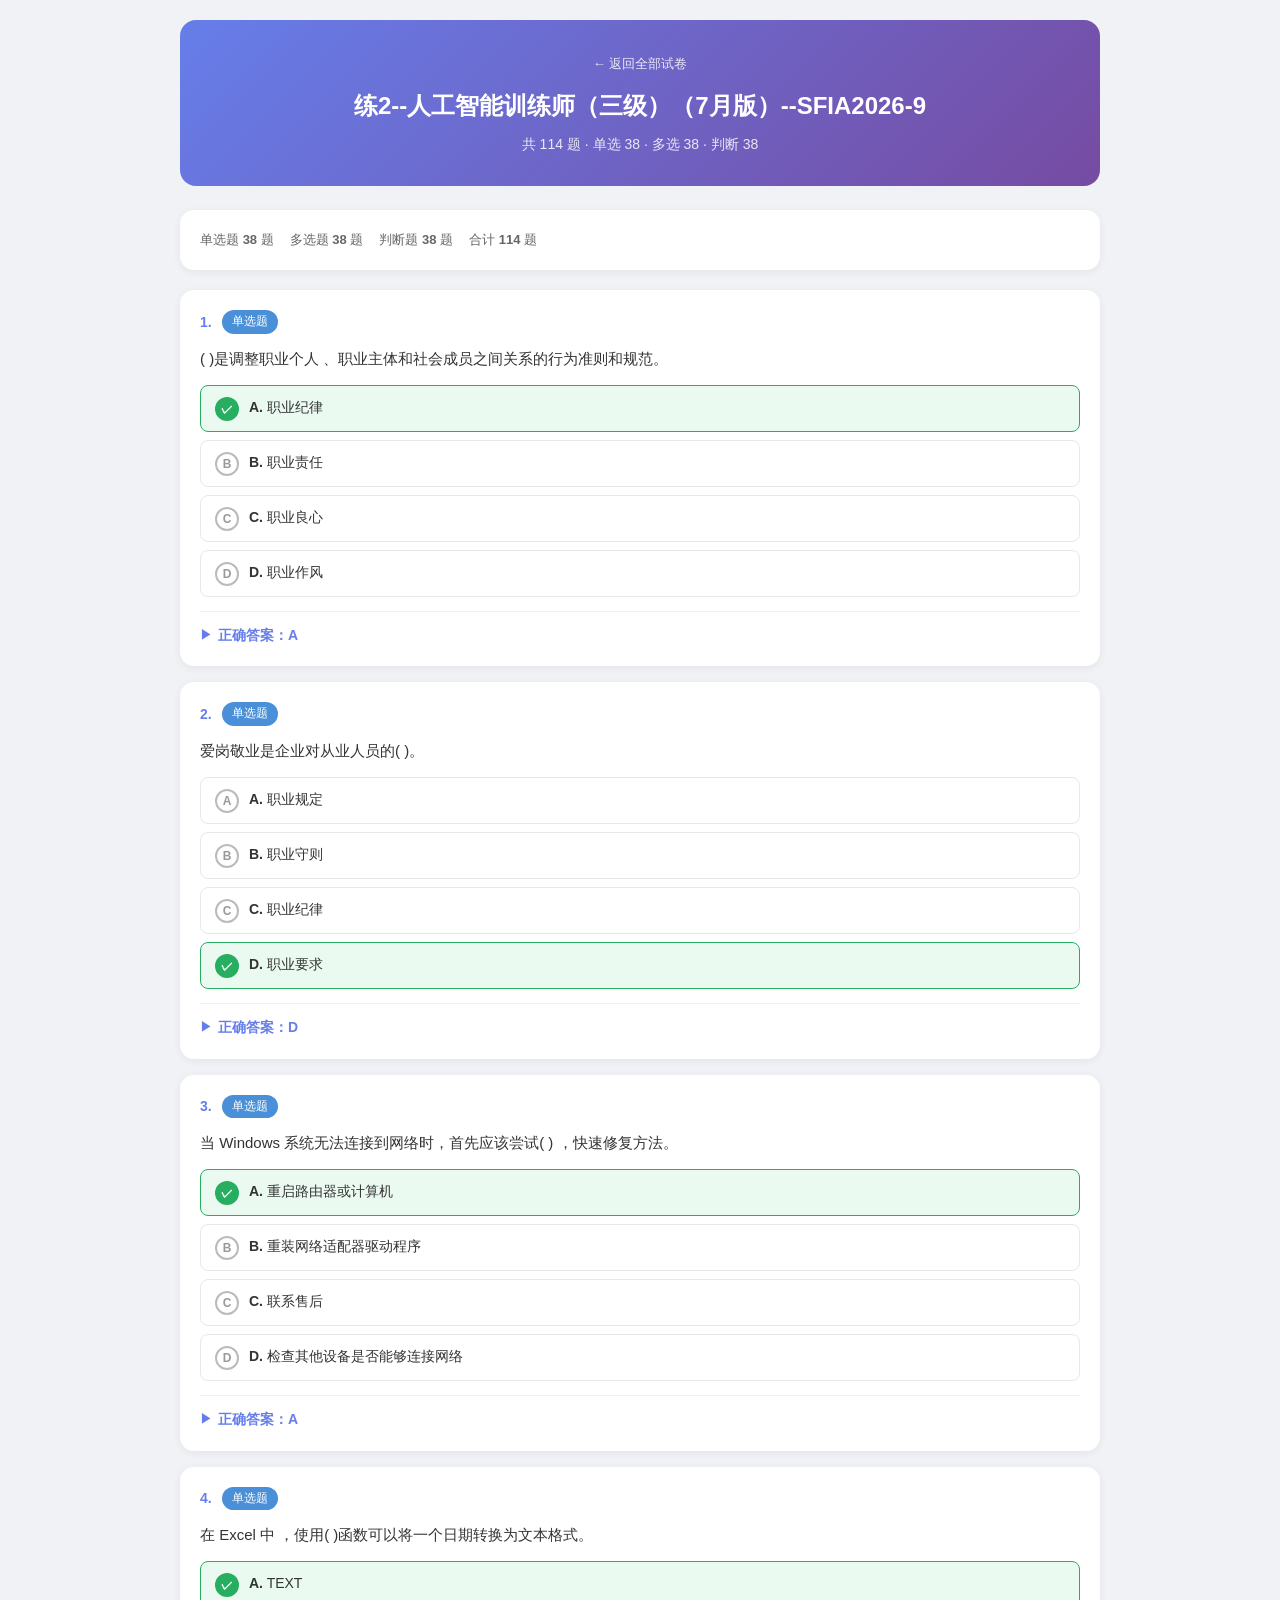
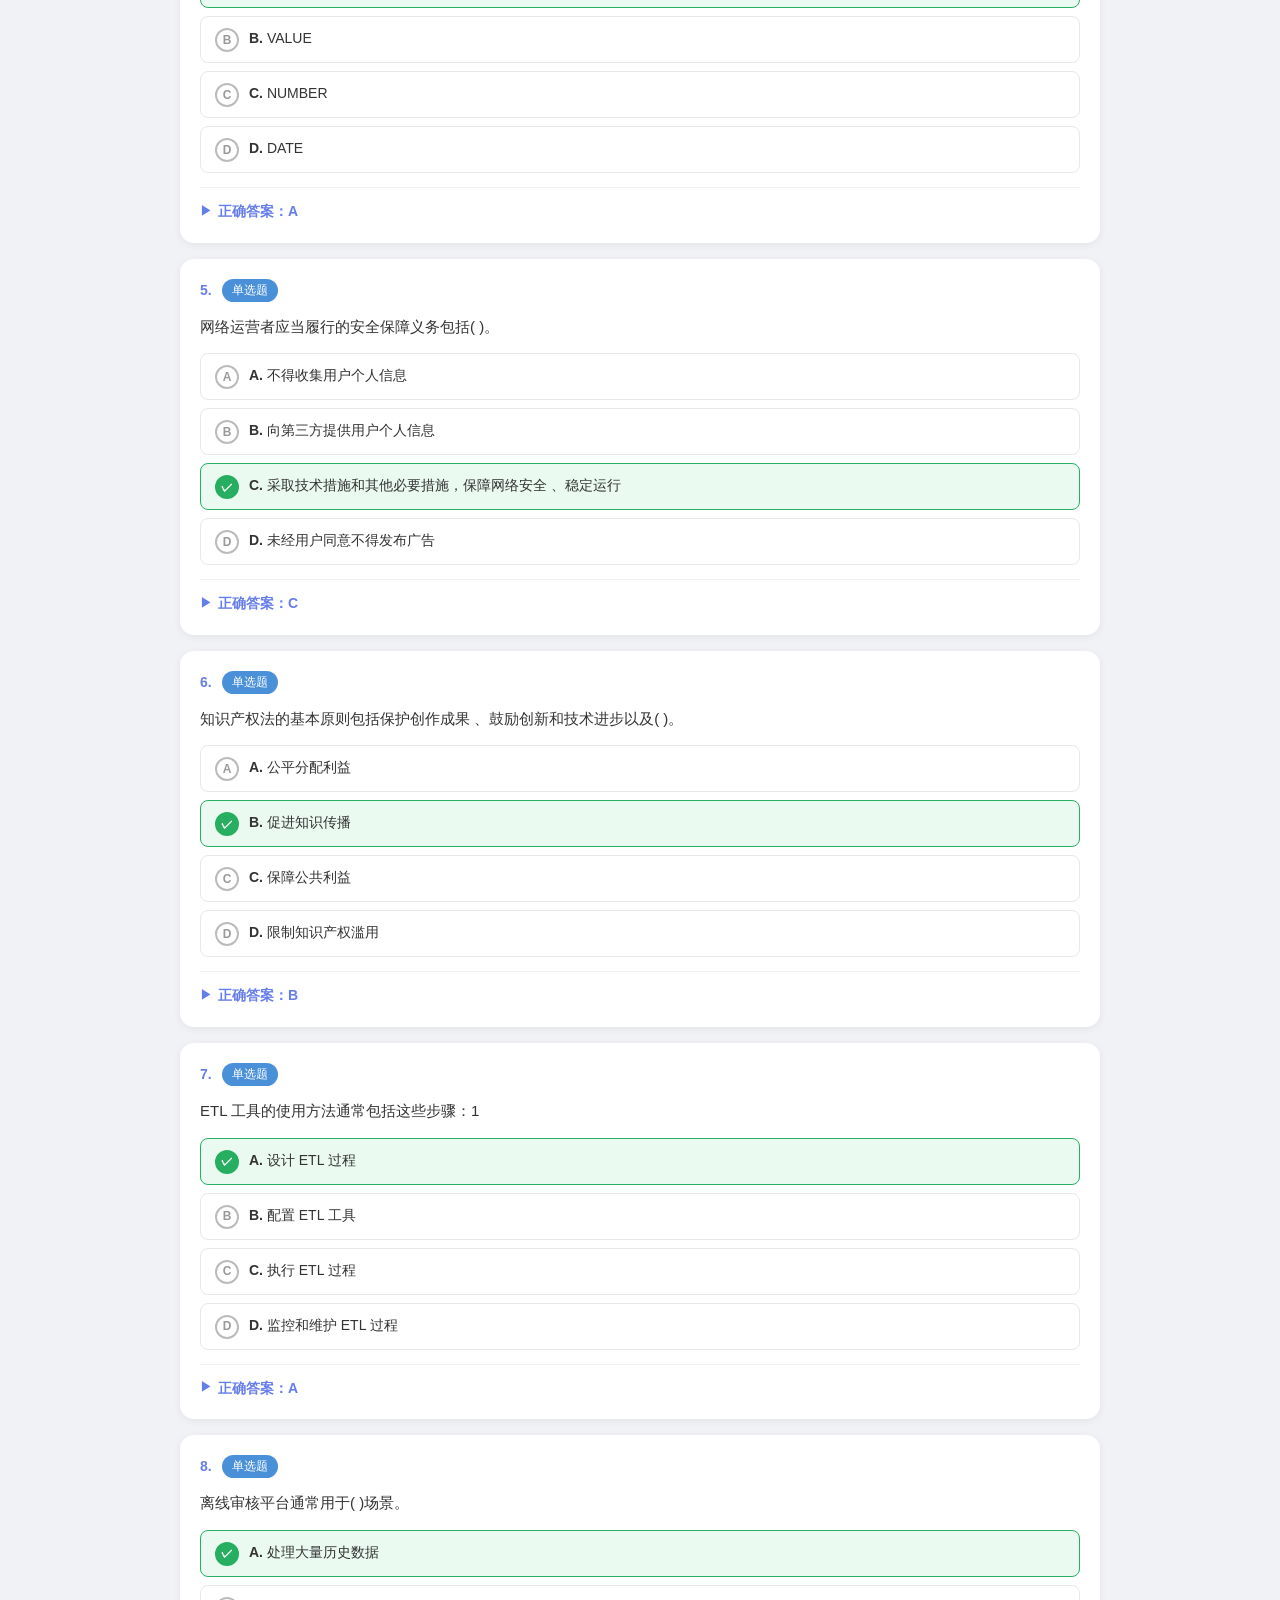
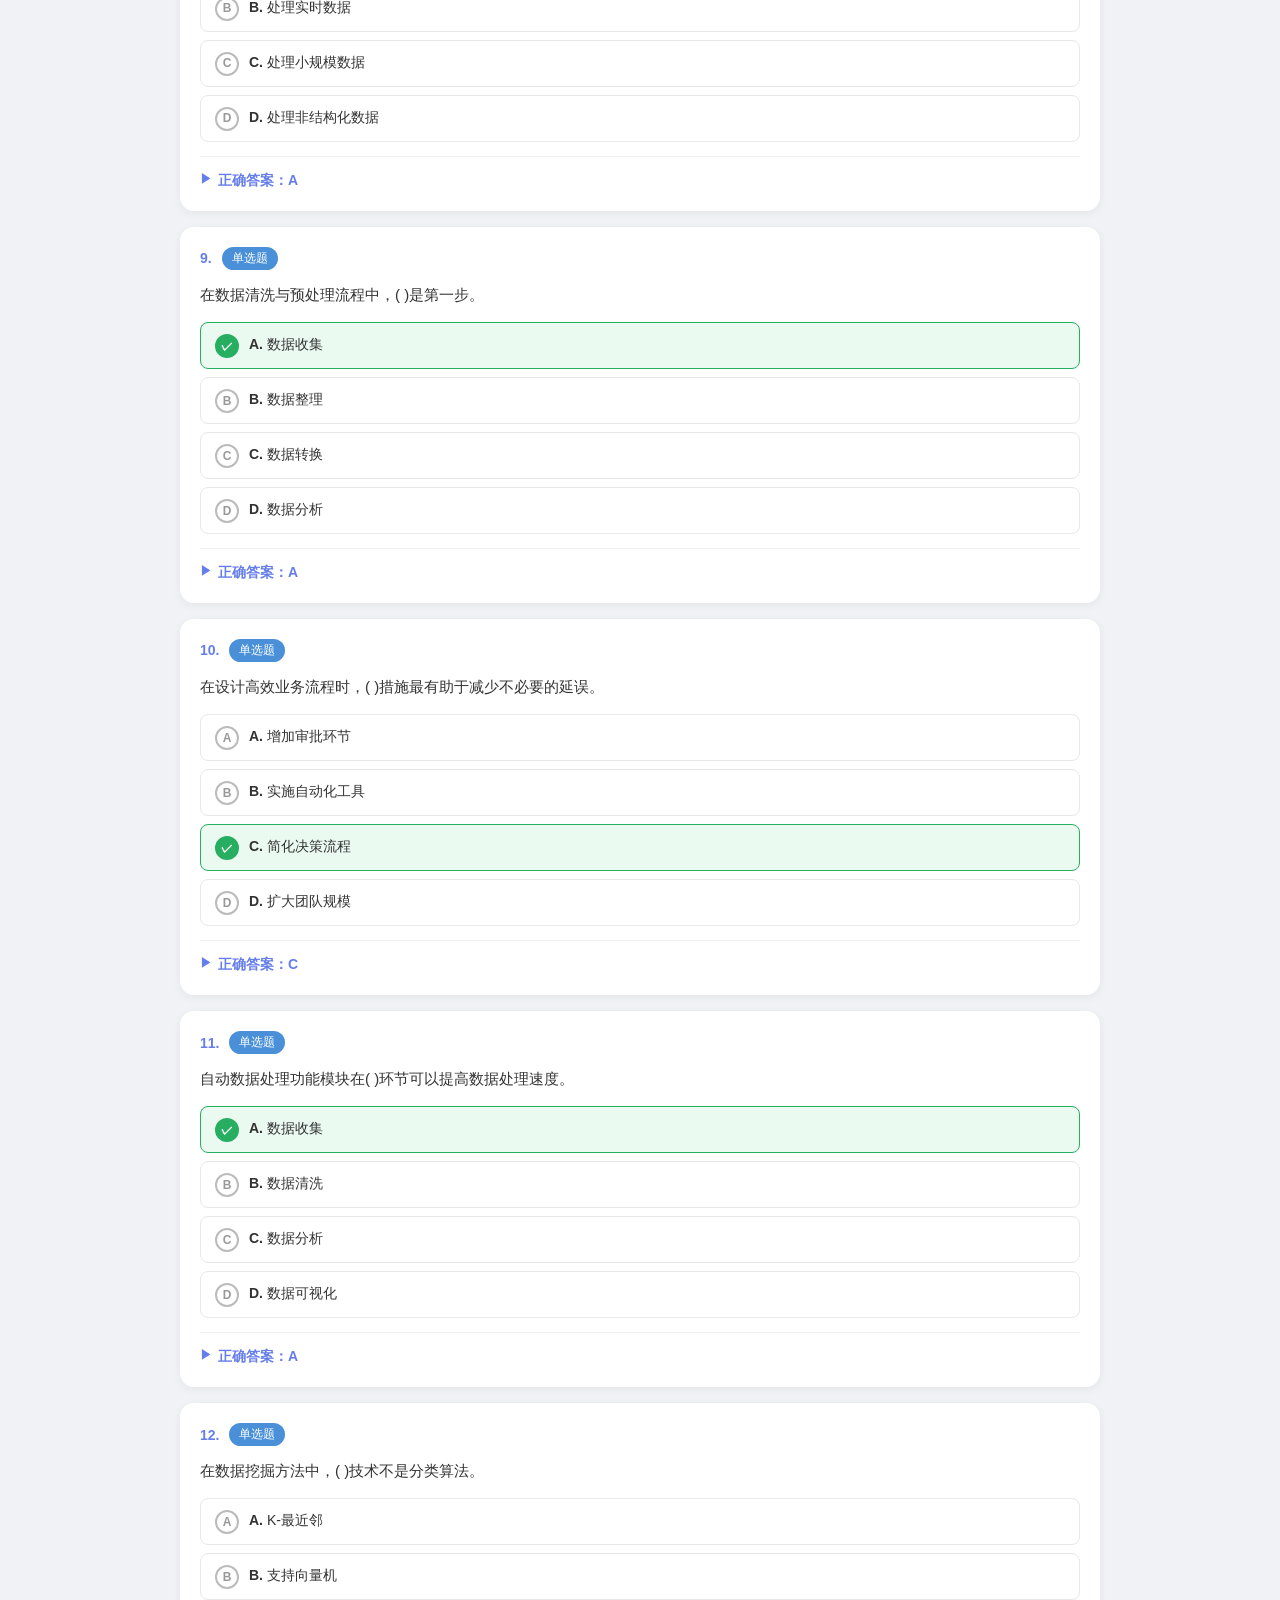
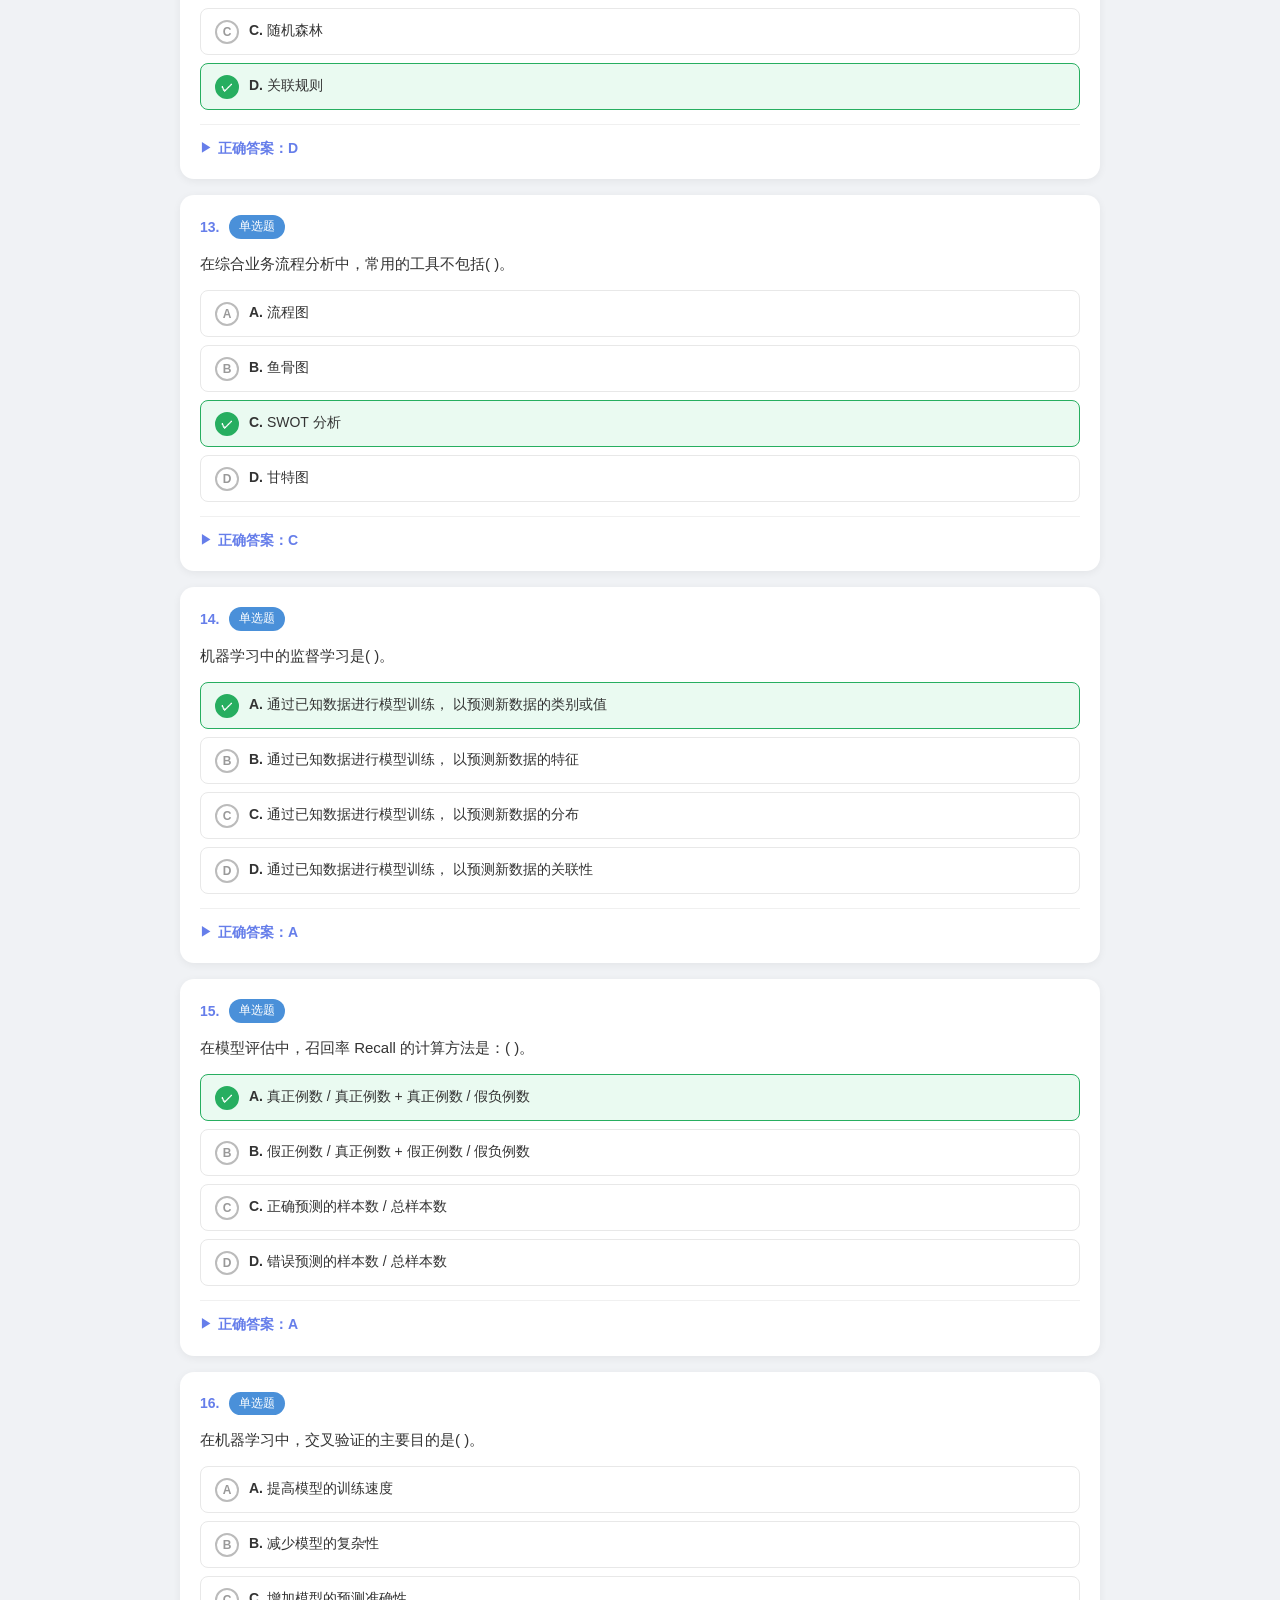
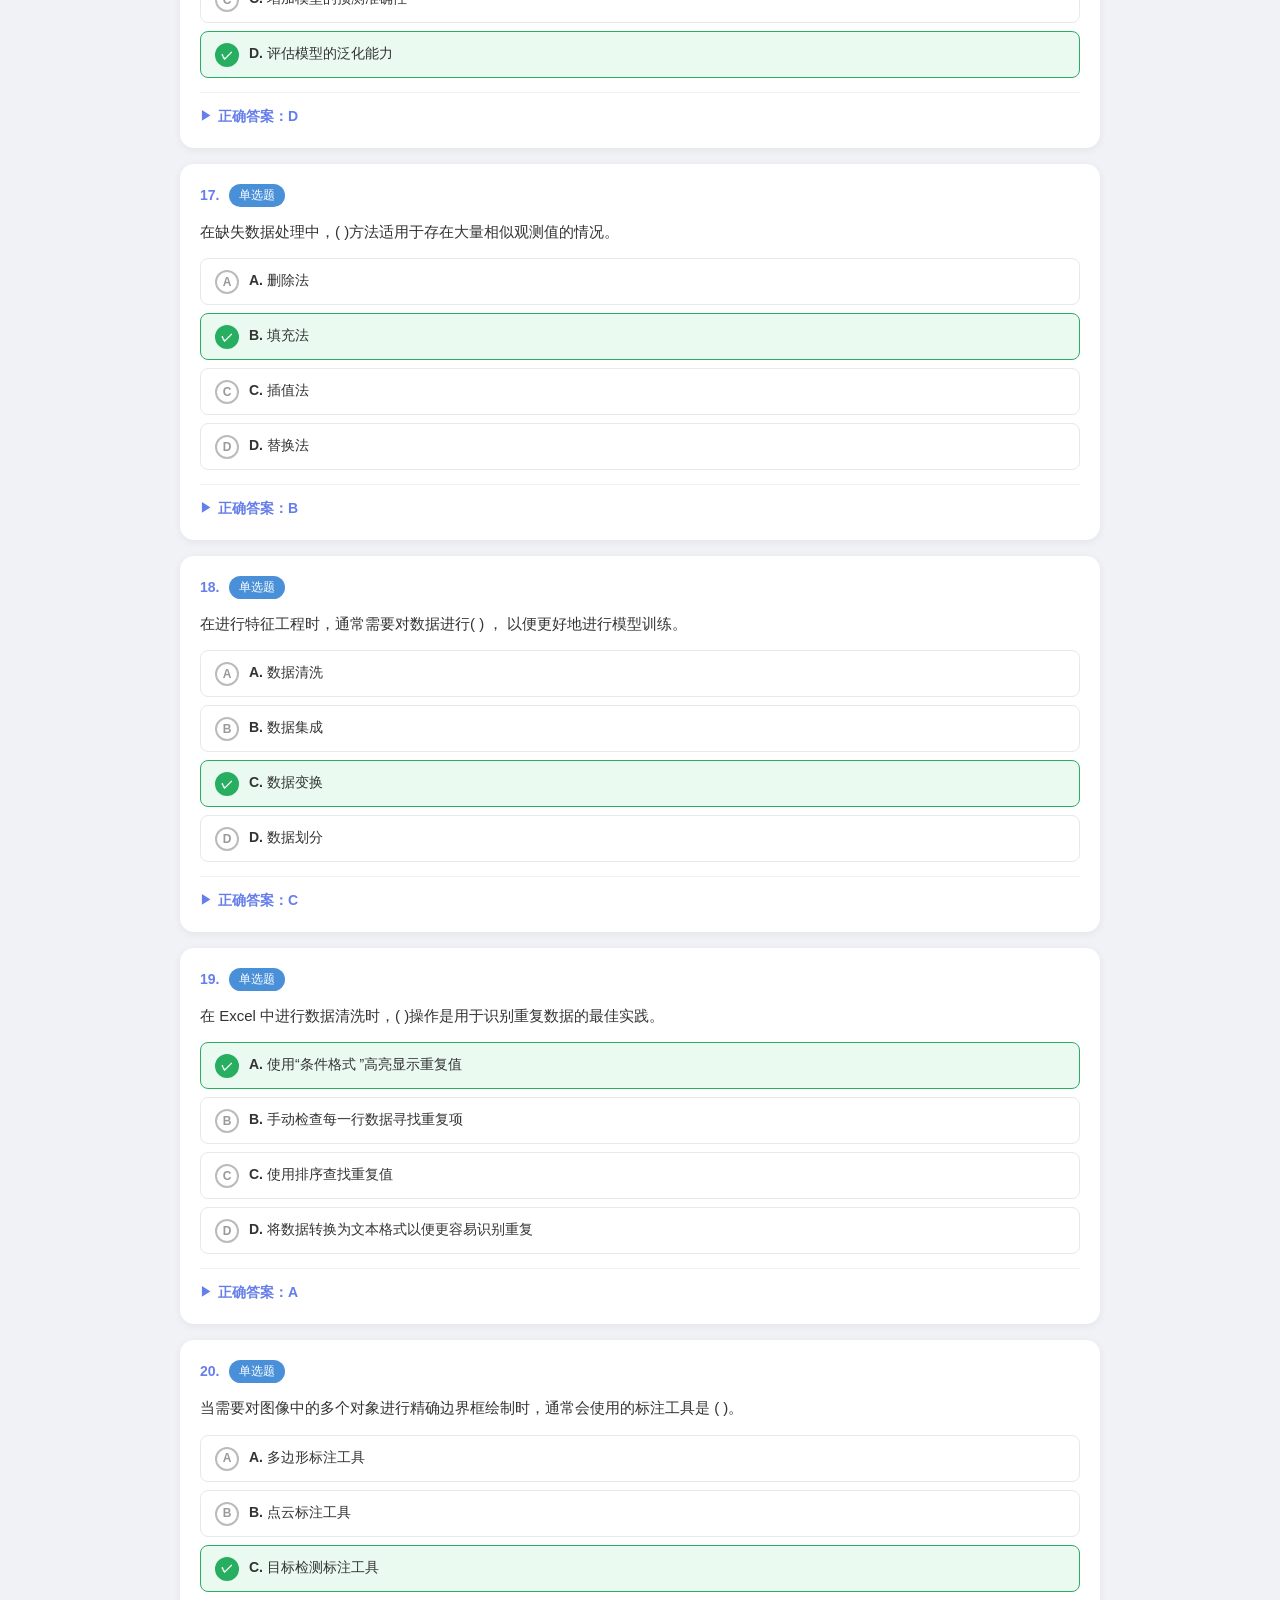
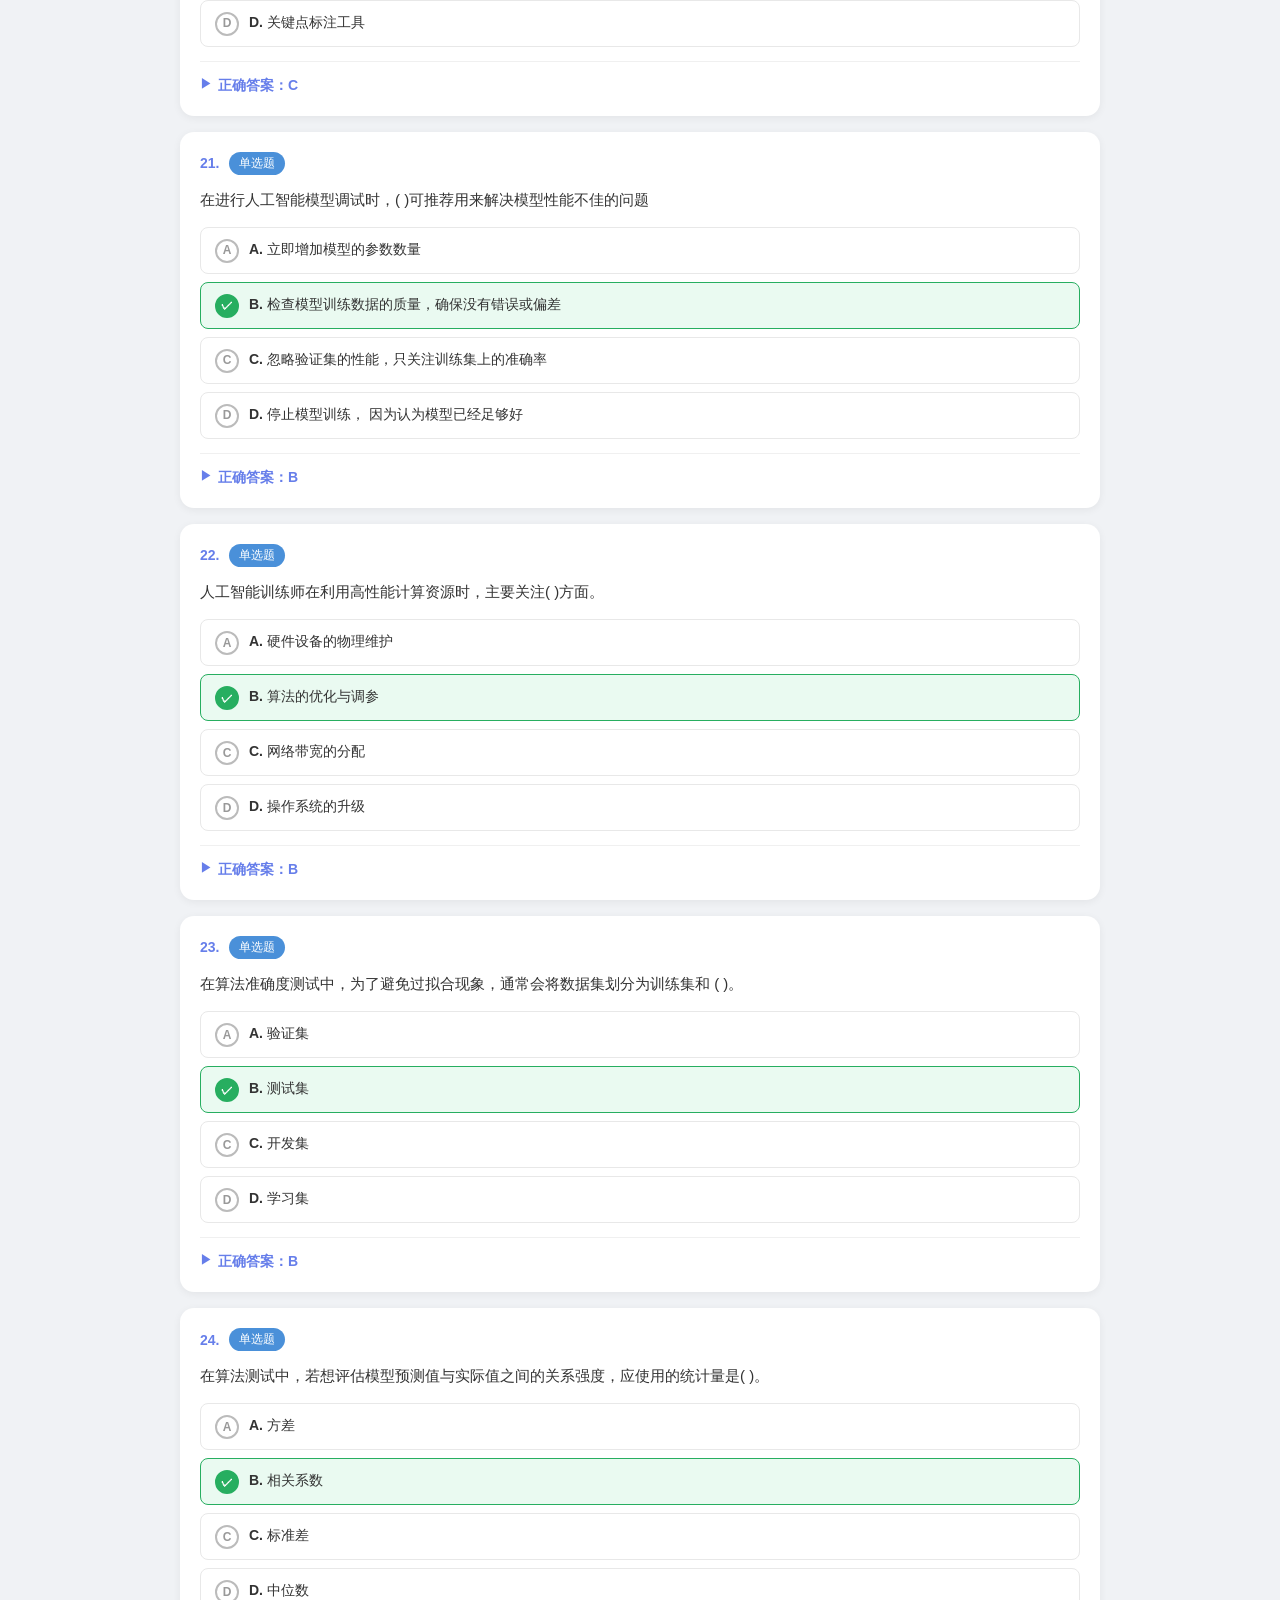
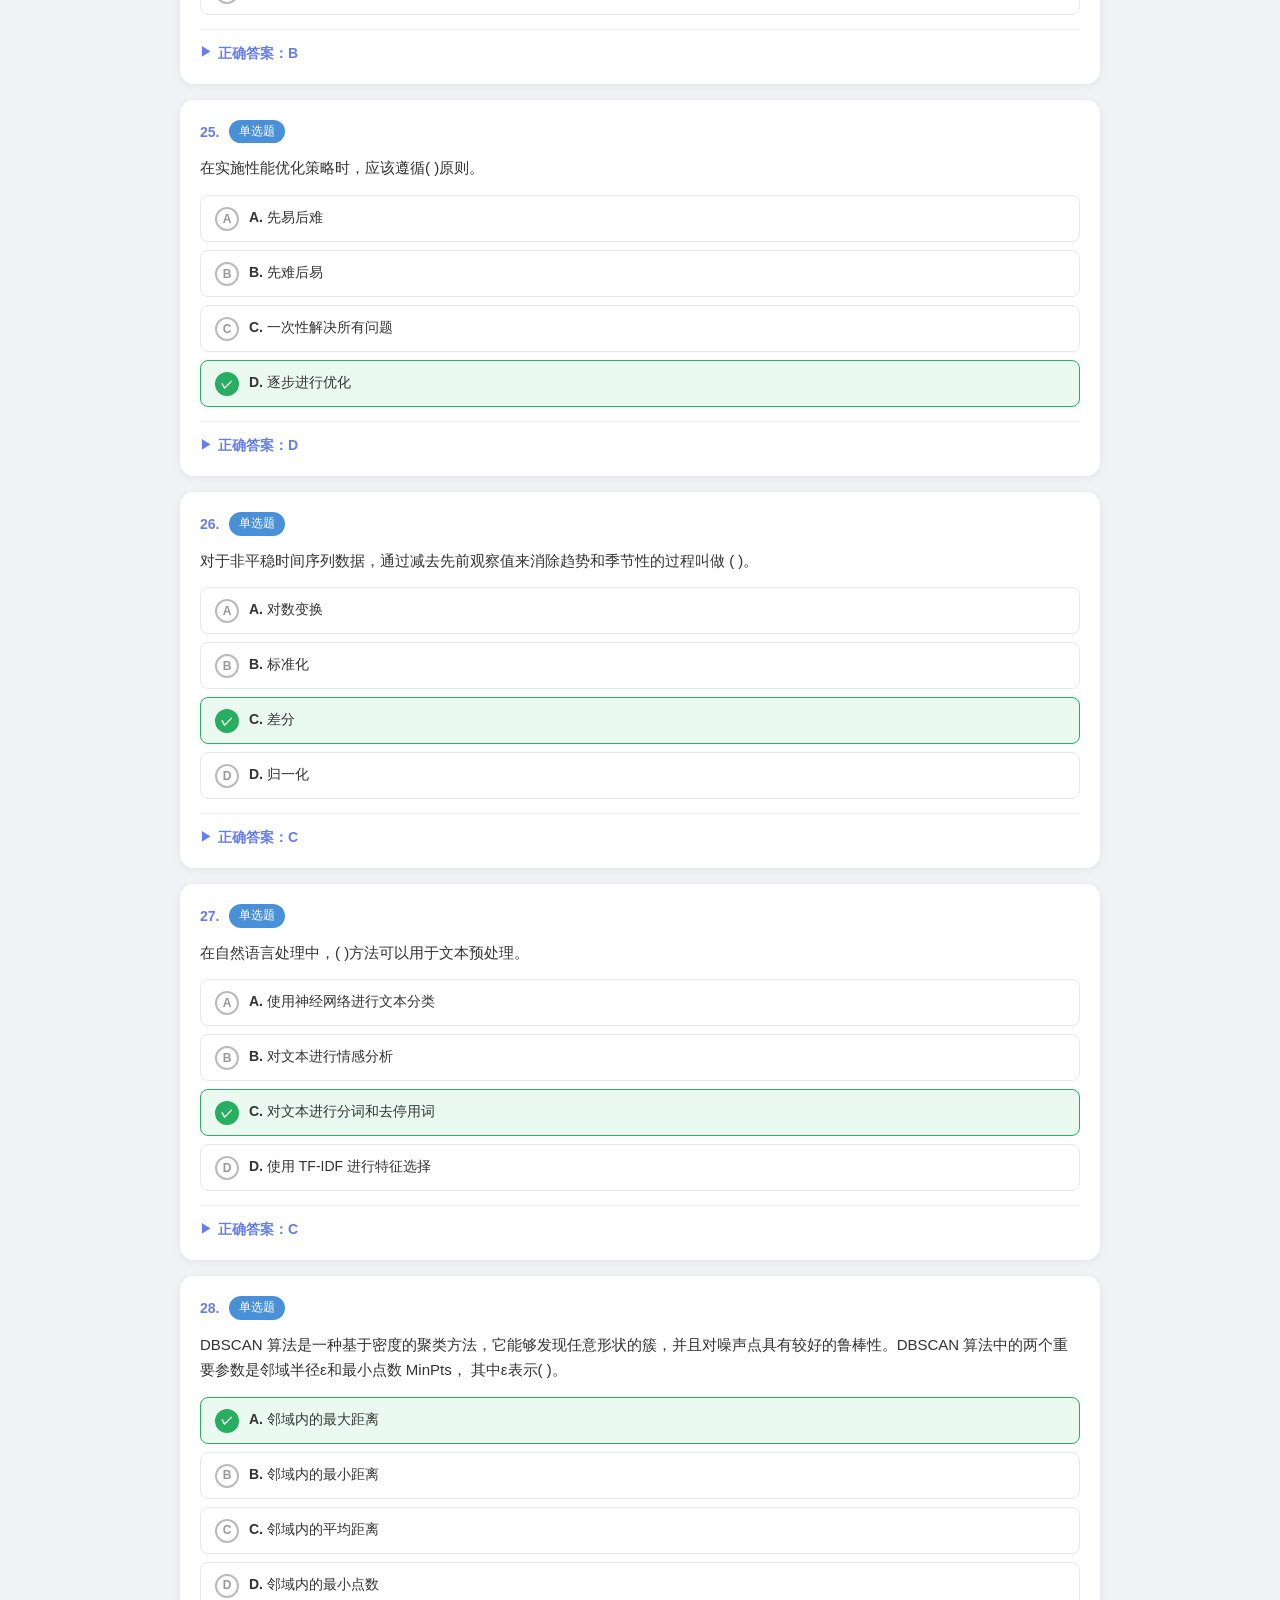
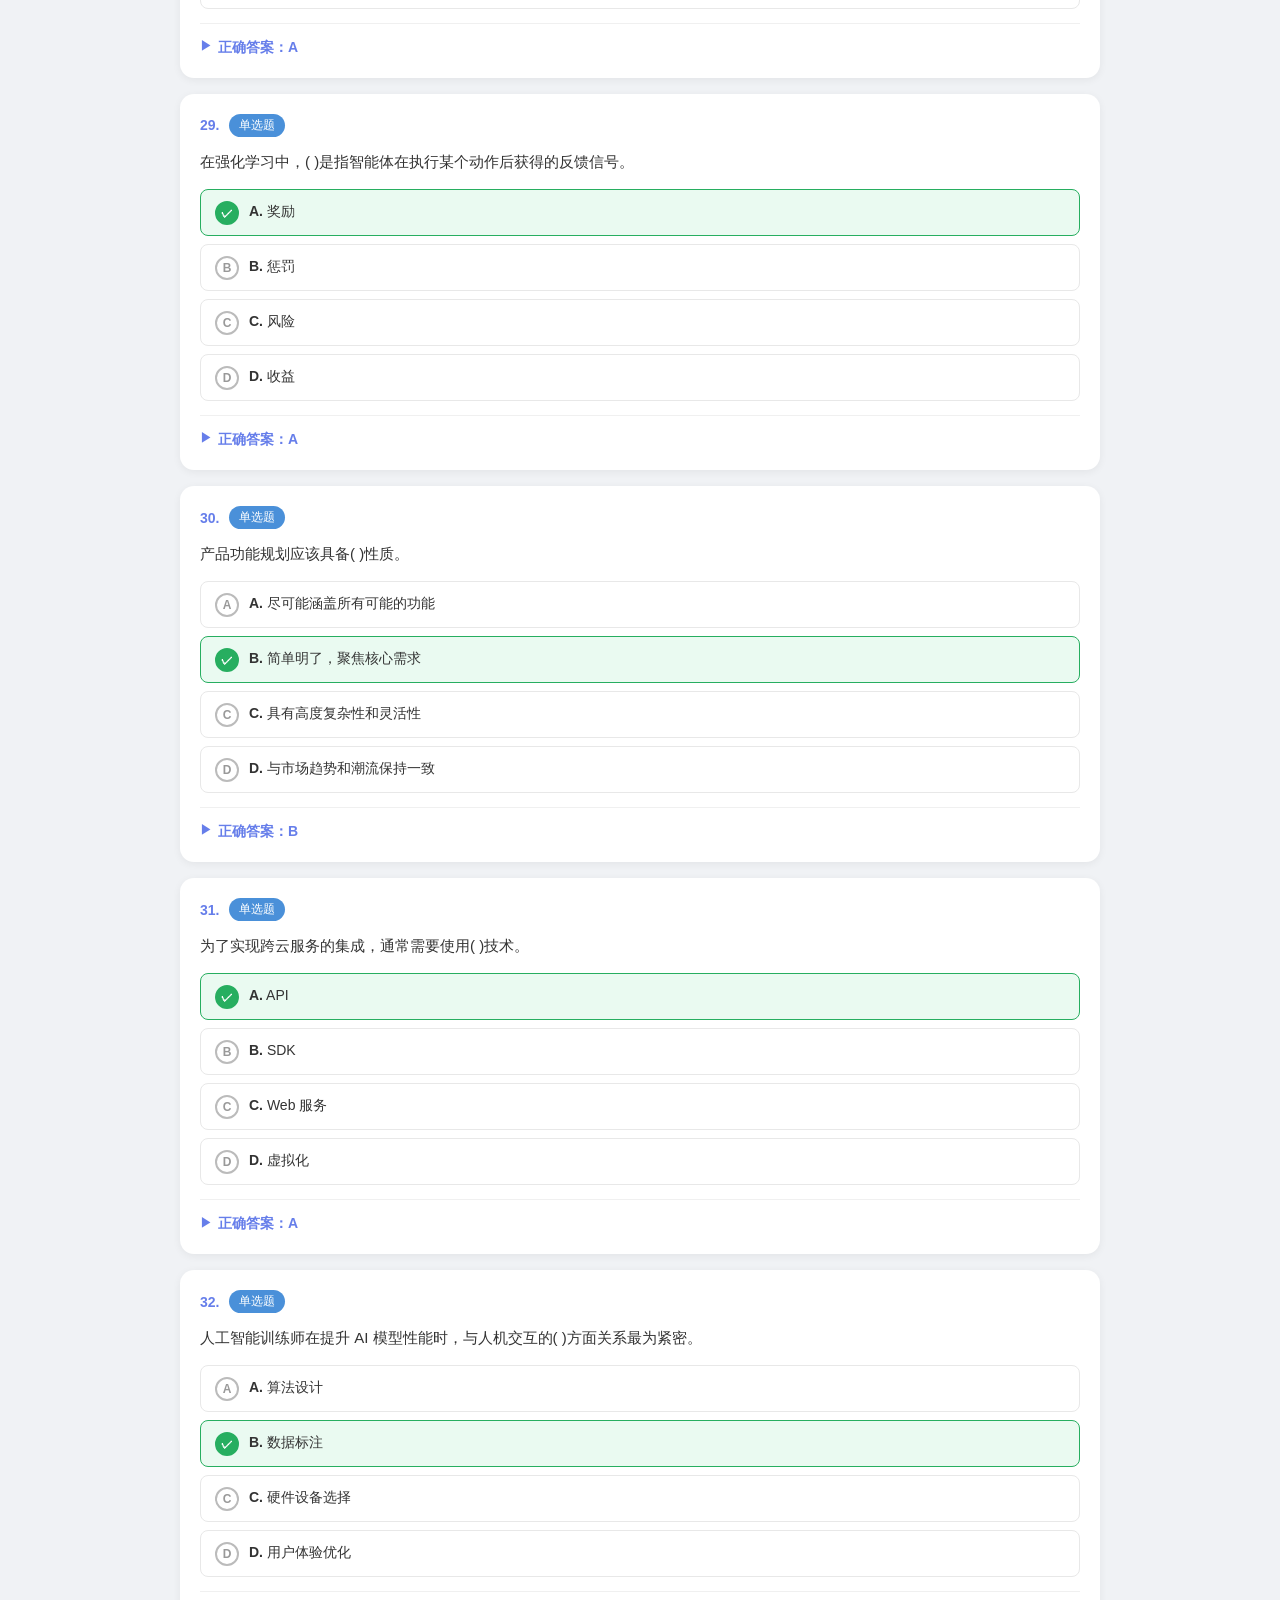
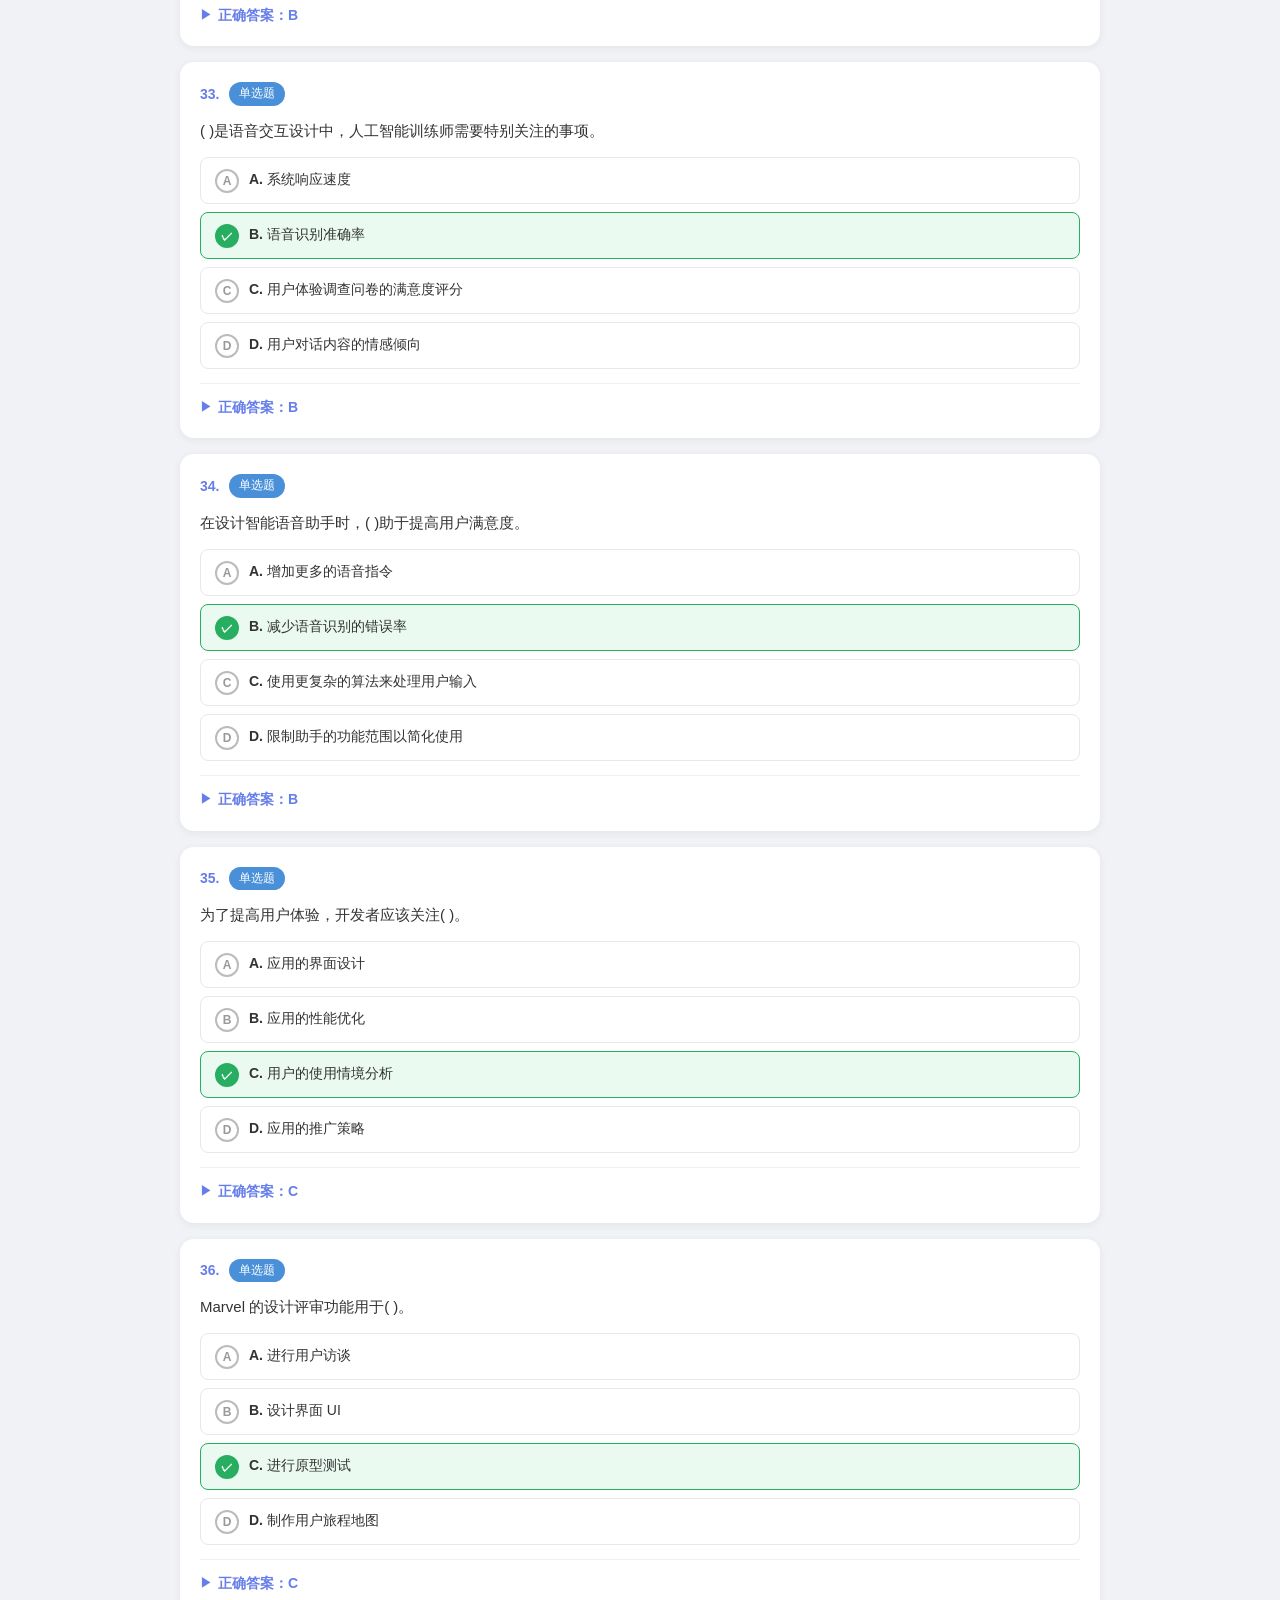
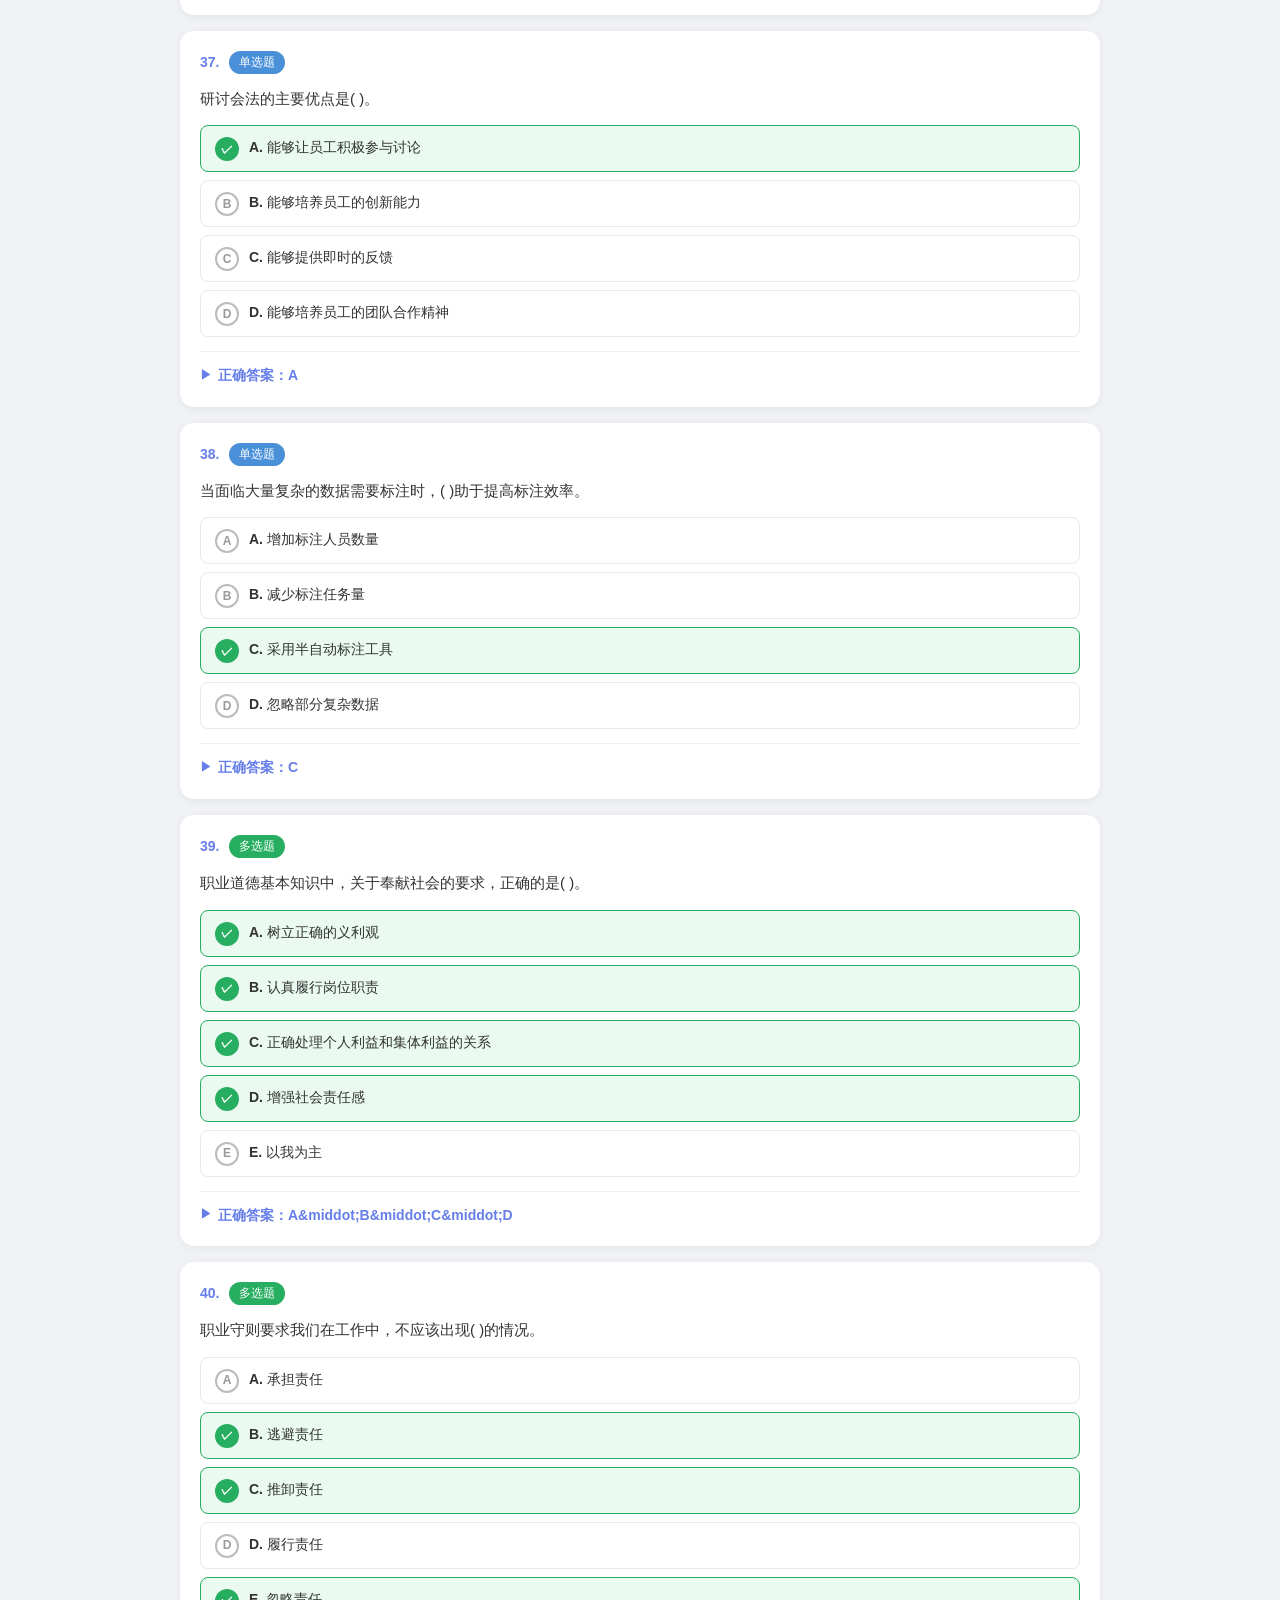
<file: exam2.html>
<!DOCTYPE html>
<html lang="zh-CN">
<head>
<meta charset="UTF-8">
<meta name="viewport" content="width=device-width, initial-scale=1.0">
<title>练2--人工智能训练师（三级）（7月版）--SFIA2026-9 - 答案解析</title>
<link rel="stylesheet" href="style.css">
</head>
<body>
<div class="container">
    <div class="app-header">
        <a href="index.html" class="header-back">&larr; 返回全部试卷</a>
        <h1>练2--人工智能训练师（三级）（7月版）--SFIA2026-9</h1>
        <p>共 114 题 &middot; 单选 38 &middot; 多选 38 &middot; 判断 38</p>
    </div>
    <div class="exam-header">
        <div class="exam-stats">
            <span class="stat">单选题 <b>38</b> 题</span>
            <span class="stat">多选题 <b>38</b> 题</span>
            <span class="stat">判断题 <b>38</b> 题</span>
            <span class="stat">合计 <b>114</b> 题</span>
        </div>
    </div>
            <div class="question-card">
                <div class="q-header">
                    <span class="q-number">1.</span>
                    <span class="q-badge badge-single">单选题</span>
                </div>
                <div class="q-content">( )是调整职业个人 、职业主体和社会成员之间关系的行为准则和规范。</div>
                <div class="options">
                <div class="option correct"><span class="option-label">&#10003;</span><span class="option-text"><b>A.</b> 职业纪律</span></div>
                <div class="option"><span class="option-label">B</span><span class="option-text"><b>B.</b> 职业责任</span></div>
                <div class="option"><span class="option-label">C</span><span class="option-text"><b>C.</b> 职业良心</span></div>
                <div class="option"><span class="option-label">D</span><span class="option-text"><b>D.</b> 职业作风</span></div>
                </div>
                <div class="answer-section">
                    <div class="answer-toggle" onclick="toggleAnswer(this)">
                        <span class="arrow">&#9654;</span> 正确答案：A
                    </div>
                    <div class="answer-detail">
                        <div class="parsing">解释：职业纪律是调整职业个人、职业主体和社会成员之间关系的行为准则和规范。</div>
                    </div>
                </div>
            </div>
            <div class="question-card">
                <div class="q-header">
                    <span class="q-number">2.</span>
                    <span class="q-badge badge-single">单选题</span>
                </div>
                <div class="q-content">爱岗敬业是企业对从业人员的( )。</div>
                <div class="options">
                <div class="option"><span class="option-label">A</span><span class="option-text"><b>A.</b> 职业规定</span></div>
                <div class="option"><span class="option-label">B</span><span class="option-text"><b>B.</b> 职业守则</span></div>
                <div class="option"><span class="option-label">C</span><span class="option-text"><b>C.</b> 职业纪律</span></div>
                <div class="option correct"><span class="option-label">&#10003;</span><span class="option-text"><b>D.</b> 职业要求</span></div>
                </div>
                <div class="answer-section">
                    <div class="answer-toggle" onclick="toggleAnswer(this)">
                        <span class="arrow">&#9654;</span> 正确答案：D
                    </div>
                    <div class="answer-detail">
                        <div class="parsing">解释：爱岗敬业是企业对从业人员的职业要求，体现了企业对员工工作态度和职业精神的基本期望。</div>
                    </div>
                </div>
            </div>
            <div class="question-card">
                <div class="q-header">
                    <span class="q-number">3.</span>
                    <span class="q-badge badge-single">单选题</span>
                </div>
                <div class="q-content">当 Windows 系统无法连接到网络时，首先应该尝试( ) ，快速修复方法。</div>
                <div class="options">
                <div class="option correct"><span class="option-label">&#10003;</span><span class="option-text"><b>A.</b> 重启路由器或计算机</span></div>
                <div class="option"><span class="option-label">B</span><span class="option-text"><b>B.</b> 重装网络适配器驱动程序</span></div>
                <div class="option"><span class="option-label">C</span><span class="option-text"><b>C.</b> 联系售后</span></div>
                <div class="option"><span class="option-label">D</span><span class="option-text"><b>D.</b> 检查其他设备是否能够连接网络</span></div>
                </div>
                <div class="answer-section">
                    <div class="answer-toggle" onclick="toggleAnswer(this)">
                        <span class="arrow">&#9654;</span> 正确答案：A
                    </div>
                    <div class="answer-detail">
                        <div class="parsing">解释：重启路由器或计算机是最快速简单的修复方法，可以解决大部分临时性网络问题。</div>
                    </div>
                </div>
            </div>
            <div class="question-card">
                <div class="q-header">
                    <span class="q-number">4.</span>
                    <span class="q-badge badge-single">单选题</span>
                </div>
                <div class="q-content">在 Excel 中 ，使用( )函数可以将一个日期转换为文本格式。</div>
                <div class="options">
                <div class="option correct"><span class="option-label">&#10003;</span><span class="option-text"><b>A.</b> TEXT</span></div>
                <div class="option"><span class="option-label">B</span><span class="option-text"><b>B.</b> VALUE</span></div>
                <div class="option"><span class="option-label">C</span><span class="option-text"><b>C.</b> NUMBER</span></div>
                <div class="option"><span class="option-label">D</span><span class="option-text"><b>D.</b> DATE</span></div>
                </div>
                <div class="answer-section">
                    <div class="answer-toggle" onclick="toggleAnswer(this)">
                        <span class="arrow">&#9654;</span> 正确答案：A
                    </div>
                    <div class="answer-detail">
                        <div class="parsing">解释：TEXT函数可以将数值、日期等转换为指定格式的文本。</div>
                    </div>
                </div>
            </div>
            <div class="question-card">
                <div class="q-header">
                    <span class="q-number">5.</span>
                    <span class="q-badge badge-single">单选题</span>
                </div>
                <div class="q-content">网络运营者应当履行的安全保障义务包括( )。</div>
                <div class="options">
                <div class="option"><span class="option-label">A</span><span class="option-text"><b>A.</b> 不得收集用户个人信息</span></div>
                <div class="option"><span class="option-label">B</span><span class="option-text"><b>B.</b> 向第三方提供用户个人信息</span></div>
                <div class="option correct"><span class="option-label">&#10003;</span><span class="option-text"><b>C.</b> 采取技术措施和其他必要措施，保障网络安全 、稳定运行</span></div>
                <div class="option"><span class="option-label">D</span><span class="option-text"><b>D.</b> 未经用户同意不得发布广告</span></div>
                </div>
                <div class="answer-section">
                    <div class="answer-toggle" onclick="toggleAnswer(this)">
                        <span class="arrow">&#9654;</span> 正确答案：C
                    </div>
                    <div class="answer-detail">
                        <div class="parsing">解释：采取技术措施和其他必要措施，保障网络安全、稳定运行是网络运营者的核心安全保障义务，其他选项或涉及隐私保护（A、B、D）但非直接的安全保障要求。</div>
                    </div>
                </div>
            </div>
            <div class="question-card">
                <div class="q-header">
                    <span class="q-number">6.</span>
                    <span class="q-badge badge-single">单选题</span>
                </div>
                <div class="q-content">知识产权法的基本原则包括保护创作成果 、鼓励创新和技术进步以及( )。</div>
                <div class="options">
                <div class="option"><span class="option-label">A</span><span class="option-text"><b>A.</b> 公平分配利益</span></div>
                <div class="option correct"><span class="option-label">&#10003;</span><span class="option-text"><b>B.</b> 促进知识传播</span></div>
                <div class="option"><span class="option-label">C</span><span class="option-text"><b>C.</b> 保障公共利益</span></div>
                <div class="option"><span class="option-label">D</span><span class="option-text"><b>D.</b> 限制知识产权滥用</span></div>
                </div>
                <div class="answer-section">
                    <div class="answer-toggle" onclick="toggleAnswer(this)">
                        <span class="arrow">&#9654;</span> 正确答案：B
                    </div>
                    <div class="answer-detail">
                        <div class="parsing">解释：促进知识传播</div>
                    </div>
                </div>
            </div>
            <div class="question-card">
                <div class="q-header">
                    <span class="q-number">7.</span>
                    <span class="q-badge badge-single">单选题</span>
                </div>
                <div class="q-content">ETL 工具的使用方法通常包括这些步骤：1</div>
                <div class="options">
                <div class="option correct"><span class="option-label">&#10003;</span><span class="option-text"><b>A.</b> 设计 ETL 过程</span></div>
                <div class="option"><span class="option-label">B</span><span class="option-text"><b>B.</b> 配置 ETL 工具</span></div>
                <div class="option"><span class="option-label">C</span><span class="option-text"><b>C.</b> 执行 ETL 过程</span></div>
                <div class="option"><span class="option-label">D</span><span class="option-text"><b>D.</b> 监控和维护 ETL 过程</span></div>
                </div>
                <div class="answer-section">
                    <div class="answer-toggle" onclick="toggleAnswer(this)">
                        <span class="arrow">&#9654;</span> 正确答案：A
                    </div>
                    <div class="answer-detail">
                        <div class="parsing">解释：设计 ETL 过程是 ETL 工具使用方法的第一个步骤。</div>
                    </div>
                </div>
            </div>
            <div class="question-card">
                <div class="q-header">
                    <span class="q-number">8.</span>
                    <span class="q-badge badge-single">单选题</span>
                </div>
                <div class="q-content">离线审核平台通常用于( )场景。</div>
                <div class="options">
                <div class="option correct"><span class="option-label">&#10003;</span><span class="option-text"><b>A.</b> 处理大量历史数据</span></div>
                <div class="option"><span class="option-label">B</span><span class="option-text"><b>B.</b> 处理实时数据</span></div>
                <div class="option"><span class="option-label">C</span><span class="option-text"><b>C.</b> 处理小规模数据</span></div>
                <div class="option"><span class="option-label">D</span><span class="option-text"><b>D.</b> 处理非结构化数据</span></div>
                </div>
                <div class="answer-section">
                    <div class="answer-toggle" onclick="toggleAnswer(this)">
                        <span class="arrow">&#9654;</span> 正确答案：A
                    </div>
                    <div class="answer-detail">
                        <div class="parsing">解释：离线审核平台主要用于处理大量历史数据，适合批量、非实时的数据处理场景。</div>
                    </div>
                </div>
            </div>
            <div class="question-card">
                <div class="q-header">
                    <span class="q-number">9.</span>
                    <span class="q-badge badge-single">单选题</span>
                </div>
                <div class="q-content">在数据清洗与预处理流程中，( )是第一步。</div>
                <div class="options">
                <div class="option correct"><span class="option-label">&#10003;</span><span class="option-text"><b>A.</b> 数据收集</span></div>
                <div class="option"><span class="option-label">B</span><span class="option-text"><b>B.</b> 数据整理</span></div>
                <div class="option"><span class="option-label">C</span><span class="option-text"><b>C.</b> 数据转换</span></div>
                <div class="option"><span class="option-label">D</span><span class="option-text"><b>D.</b> 数据分析</span></div>
                </div>
                <div class="answer-section">
                    <div class="answer-toggle" onclick="toggleAnswer(this)">
                        <span class="arrow">&#9654;</span> 正确答案：A
                    </div>
                    <div class="answer-detail">
                        <div class="parsing">解释：数据清洗与预处理的第一步是数据收集，因为只有先收集到数据，才能进行后续的整理、转换和分析等操作。</div>
                    </div>
                </div>
            </div>
            <div class="question-card">
                <div class="q-header">
                    <span class="q-number">10.</span>
                    <span class="q-badge badge-single">单选题</span>
                </div>
                <div class="q-content">在设计高效业务流程时，( )措施最有助于减少不必要的延误。</div>
                <div class="options">
                <div class="option"><span class="option-label">A</span><span class="option-text"><b>A.</b> 增加审批环节</span></div>
                <div class="option"><span class="option-label">B</span><span class="option-text"><b>B.</b> 实施自动化工具</span></div>
                <div class="option correct"><span class="option-label">&#10003;</span><span class="option-text"><b>C.</b> 简化决策流程</span></div>
                <div class="option"><span class="option-label">D</span><span class="option-text"><b>D.</b> 扩大团队规模</span></div>
                </div>
                <div class="answer-section">
                    <div class="answer-toggle" onclick="toggleAnswer(this)">
                        <span class="arrow">&#9654;</span> 正确答案：C
                    </div>
                    <div class="answer-detail">
                        <div class="parsing">解释：虽然自动化工具有助于提升效率，但真正减少“不必要的延误”的关键是简化决策流程本身。</div>
                    </div>
                </div>
            </div>
            <div class="question-card">
                <div class="q-header">
                    <span class="q-number">11.</span>
                    <span class="q-badge badge-single">单选题</span>
                </div>
                <div class="q-content">自动数据处理功能模块在( )环节可以提高数据处理速度。</div>
                <div class="options">
                <div class="option correct"><span class="option-label">&#10003;</span><span class="option-text"><b>A.</b> 数据收集</span></div>
                <div class="option"><span class="option-label">B</span><span class="option-text"><b>B.</b> 数据清洗</span></div>
                <div class="option"><span class="option-label">C</span><span class="option-text"><b>C.</b> 数据分析</span></div>
                <div class="option"><span class="option-label">D</span><span class="option-text"><b>D.</b> 数据可视化</span></div>
                </div>
                <div class="answer-section">
                    <div class="answer-toggle" onclick="toggleAnswer(this)">
                        <span class="arrow">&#9654;</span> 正确答案：A
                    </div>
                    <div class="answer-detail">
                        <div class="parsing">解释：官网模拟题答案为A</div>
                    </div>
                </div>
            </div>
            <div class="question-card">
                <div class="q-header">
                    <span class="q-number">12.</span>
                    <span class="q-badge badge-single">单选题</span>
                </div>
                <div class="q-content">在数据挖掘方法中，( )技术不是分类算法。</div>
                <div class="options">
                <div class="option"><span class="option-label">A</span><span class="option-text"><b>A.</b> K-最近邻</span></div>
                <div class="option"><span class="option-label">B</span><span class="option-text"><b>B.</b> 支持向量机</span></div>
                <div class="option"><span class="option-label">C</span><span class="option-text"><b>C.</b> 随机森林</span></div>
                <div class="option correct"><span class="option-label">&#10003;</span><span class="option-text"><b>D.</b> 关联规则</span></div>
                </div>
                <div class="answer-section">
                    <div class="answer-toggle" onclick="toggleAnswer(this)">
                        <span class="arrow">&#9654;</span> 正确答案：D
                    </div>
                    <div class="answer-detail">
                        <div class="parsing">解释：关联规则不是分类算法，而是用于发现数据项之间有趣关系的技术。其他选项（K-最近邻、支持向量机、随机森林）都是常见的分类算法。</div>
                    </div>
                </div>
            </div>
            <div class="question-card">
                <div class="q-header">
                    <span class="q-number">13.</span>
                    <span class="q-badge badge-single">单选题</span>
                </div>
                <div class="q-content">在综合业务流程分析中，常用的工具不包括( )。</div>
                <div class="options">
                <div class="option"><span class="option-label">A</span><span class="option-text"><b>A.</b> 流程图</span></div>
                <div class="option"><span class="option-label">B</span><span class="option-text"><b>B.</b> 鱼骨图</span></div>
                <div class="option correct"><span class="option-label">&#10003;</span><span class="option-text"><b>C.</b> SWOT 分析</span></div>
                <div class="option"><span class="option-label">D</span><span class="option-text"><b>D.</b> 甘特图</span></div>
                </div>
                <div class="answer-section">
                    <div class="answer-toggle" onclick="toggleAnswer(this)">
                        <span class="arrow">&#9654;</span> 正确答案：C
                    </div>
                    <div class="answer-detail">
                        <div class="parsing">解释：SWOT分析聚焦宏观战略层面，而非具体业务流程的细节拆解或优化</div>
                    </div>
                </div>
            </div>
            <div class="question-card">
                <div class="q-header">
                    <span class="q-number">14.</span>
                    <span class="q-badge badge-single">单选题</span>
                </div>
                <div class="q-content">机器学习中的监督学习是( )。</div>
                <div class="options">
                <div class="option correct"><span class="option-label">&#10003;</span><span class="option-text"><b>A.</b> 通过已知数据进行模型训练， 以预测新数据的类别或值</span></div>
                <div class="option"><span class="option-label">B</span><span class="option-text"><b>B.</b> 通过已知数据进行模型训练， 以预测新数据的特征</span></div>
                <div class="option"><span class="option-label">C</span><span class="option-text"><b>C.</b> 通过已知数据进行模型训练， 以预测新数据的分布</span></div>
                <div class="option"><span class="option-label">D</span><span class="option-text"><b>D.</b> 通过已知数据进行模型训练， 以预测新数据的关联性</span></div>
                </div>
                <div class="answer-section">
                    <div class="answer-toggle" onclick="toggleAnswer(this)">
                        <span class="arrow">&#9654;</span> 正确答案：A
                    </div>
                    <div class="answer-detail">
                        <div class="parsing">解释：监督学习是通过已知数据进行模型训练，以预测新数据的类别或值。</div>
                    </div>
                </div>
            </div>
            <div class="question-card">
                <div class="q-header">
                    <span class="q-number">15.</span>
                    <span class="q-badge badge-single">单选题</span>
                </div>
                <div class="q-content">在模型评估中，召回率 Recall 的计算方法是：( )。</div>
                <div class="options">
                <div class="option correct"><span class="option-label">&#10003;</span><span class="option-text"><b>A.</b> 真正例数 / 真正例数 + 真正例数 / 假负例数</span></div>
                <div class="option"><span class="option-label">B</span><span class="option-text"><b>B.</b> 假正例数 / 真正例数 + 假正例数 / 假负例数</span></div>
                <div class="option"><span class="option-label">C</span><span class="option-text"><b>C.</b> 正确预测的样本数 / 总样本数</span></div>
                <div class="option"><span class="option-label">D</span><span class="option-text"><b>D.</b> 错误预测的样本数 / 总样本数</span></div>
                </div>
                <div class="answer-section">
                    <div class="answer-toggle" onclick="toggleAnswer(this)">
                        <span class="arrow">&#9654;</span> 正确答案：A
                    </div>
                    <div class="answer-detail">
                        <div class="parsing">解释：A 的数学表达应理解为：真正例数 /（真正例数 + 假负例数），官网模拟题答案为A</div>
                    </div>
                </div>
            </div>
            <div class="question-card">
                <div class="q-header">
                    <span class="q-number">16.</span>
                    <span class="q-badge badge-single">单选题</span>
                </div>
                <div class="q-content">在机器学习中，交叉验证的主要目的是( )。</div>
                <div class="options">
                <div class="option"><span class="option-label">A</span><span class="option-text"><b>A.</b> 提高模型的训练速度</span></div>
                <div class="option"><span class="option-label">B</span><span class="option-text"><b>B.</b> 减少模型的复杂性</span></div>
                <div class="option"><span class="option-label">C</span><span class="option-text"><b>C.</b> 增加模型的预测准确性</span></div>
                <div class="option correct"><span class="option-label">&#10003;</span><span class="option-text"><b>D.</b> 评估模型的泛化能力</span></div>
                </div>
                <div class="answer-section">
                    <div class="answer-toggle" onclick="toggleAnswer(this)">
                        <span class="arrow">&#9654;</span> 正确答案：D
                    </div>
                    <div class="answer-detail">
                        <div class="parsing">解释：交叉验证的主要目的是评估模型的泛化能力，即模型在未见数据上的表现。</div>
                    </div>
                </div>
            </div>
            <div class="question-card">
                <div class="q-header">
                    <span class="q-number">17.</span>
                    <span class="q-badge badge-single">单选题</span>
                </div>
                <div class="q-content">在缺失数据处理中，( )方法适用于存在大量相似观测值的情况。</div>
                <div class="options">
                <div class="option"><span class="option-label">A</span><span class="option-text"><b>A.</b> 删除法</span></div>
                <div class="option correct"><span class="option-label">&#10003;</span><span class="option-text"><b>B.</b> 填充法</span></div>
                <div class="option"><span class="option-label">C</span><span class="option-text"><b>C.</b> 插值法</span></div>
                <div class="option"><span class="option-label">D</span><span class="option-text"><b>D.</b> 替换法</span></div>
                </div>
                <div class="answer-section">
                    <div class="answer-toggle" onclick="toggleAnswer(this)">
                        <span class="arrow">&#9654;</span> 正确答案：B
                    </div>
                    <div class="answer-detail">
                        <div class="parsing">解释：填充法适用于存在大量相似观测值的情况，可以利用相似观测值的统计特征（如均值、中位数等）来填充缺失值。</div>
                    </div>
                </div>
            </div>
            <div class="question-card">
                <div class="q-header">
                    <span class="q-number">18.</span>
                    <span class="q-badge badge-single">单选题</span>
                </div>
                <div class="q-content">在进行特征工程时，通常需要对数据进行( ) ， 以便更好地进行模型训练。</div>
                <div class="options">
                <div class="option"><span class="option-label">A</span><span class="option-text"><b>A.</b> 数据清洗</span></div>
                <div class="option"><span class="option-label">B</span><span class="option-text"><b>B.</b> 数据集成</span></div>
                <div class="option correct"><span class="option-label">&#10003;</span><span class="option-text"><b>C.</b> 数据变换</span></div>
                <div class="option"><span class="option-label">D</span><span class="option-text"><b>D.</b> 数据划分</span></div>
                </div>
                <div class="answer-section">
                    <div class="answer-toggle" onclick="toggleAnswer(this)">
                        <span class="arrow">&#9654;</span> 正确答案：C
                    </div>
                    <div class="answer-detail">
                        <div class="parsing">解释：在特征工程过程中，为了让特征更适用于机器学习模型，需要对原始数据进行一系列变换操作</div>
                    </div>
                </div>
            </div>
            <div class="question-card">
                <div class="q-header">
                    <span class="q-number">19.</span>
                    <span class="q-badge badge-single">单选题</span>
                </div>
                <div class="q-content">在 Excel 中进行数据清洗时，( )操作是用于识别重复数据的最佳实践。</div>
                <div class="options">
                <div class="option correct"><span class="option-label">&#10003;</span><span class="option-text"><b>A.</b> 使用“条件格式 ”高亮显示重复值</span></div>
                <div class="option"><span class="option-label">B</span><span class="option-text"><b>B.</b> 手动检查每一行数据寻找重复项</span></div>
                <div class="option"><span class="option-label">C</span><span class="option-text"><b>C.</b> 使用排序查找重复值</span></div>
                <div class="option"><span class="option-label">D</span><span class="option-text"><b>D.</b> 将数据转换为文本格式以便更容易识别重复</span></div>
                </div>
                <div class="answer-section">
                    <div class="answer-toggle" onclick="toggleAnswer(this)">
                        <span class="arrow">&#9654;</span> 正确答案：A
                    </div>
                    <div class="answer-detail">
                        <div class="parsing">解释：使用“条件格式”高亮显示重复值可以快速直观地识别重复数据，是Excel中最高效的方法。手动检查(B)效率低，排序(C)只能辅助识别，转换文本格式(D)与识别重复无关。</div>
                    </div>
                </div>
            </div>
            <div class="question-card">
                <div class="q-header">
                    <span class="q-number">20.</span>
                    <span class="q-badge badge-single">单选题</span>
                </div>
                <div class="q-content">当需要对图像中的多个对象进行精确边界框绘制时，通常会使用的标注工具是 ( )。</div>
                <div class="options">
                <div class="option"><span class="option-label">A</span><span class="option-text"><b>A.</b> 多边形标注工具</span></div>
                <div class="option"><span class="option-label">B</span><span class="option-text"><b>B.</b> 点云标注工具</span></div>
                <div class="option correct"><span class="option-label">&#10003;</span><span class="option-text"><b>C.</b> 目标检测标注工具</span></div>
                <div class="option"><span class="option-label">D</span><span class="option-text"><b>D.</b> 关键点标注工具</span></div>
                </div>
                <div class="answer-section">
                    <div class="answer-toggle" onclick="toggleAnswer(this)">
                        <span class="arrow">&#9654;</span> 正确答案：C
                    </div>
                    <div class="answer-detail">
                        <div class="parsing">解释：专门用于在图像或视频中对目标对象进行标注，能够精确地绘制边界框来定位目标对象的位置和范围，非常适合对图像中的多个对象进行精确边界框绘制</div>
                    </div>
                </div>
            </div>
            <div class="question-card">
                <div class="q-header">
                    <span class="q-number">21.</span>
                    <span class="q-badge badge-single">单选题</span>
                </div>
                <div class="q-content">在进行人工智能模型调试时，( )可推荐用来解决模型性能不佳的问题</div>
                <div class="options">
                <div class="option"><span class="option-label">A</span><span class="option-text"><b>A.</b> 立即增加模型的参数数量</span></div>
                <div class="option correct"><span class="option-label">&#10003;</span><span class="option-text"><b>B.</b> 检查模型训练数据的质量，确保没有错误或偏差</span></div>
                <div class="option"><span class="option-label">C</span><span class="option-text"><b>C.</b> 忽略验证集的性能，只关注训练集上的准确率</span></div>
                <div class="option"><span class="option-label">D</span><span class="option-text"><b>D.</b> 停止模型训练， 因为认为模型已经足够好</span></div>
                </div>
                <div class="answer-section">
                    <div class="answer-toggle" onclick="toggleAnswer(this)">
                        <span class="arrow">&#9654;</span> 正确答案：B
                    </div>
                    <div class="answer-detail">
                        <div class="parsing">解释：检查模型训练数据的质量，确保没有错误或偏差是解决模型性能不佳的首要步骤，因为数据质量直接影响模型效果。其他选项（如盲目增加参数、忽略验证集或过早停止）均不合理。</div>
                    </div>
                </div>
            </div>
            <div class="question-card">
                <div class="q-header">
                    <span class="q-number">22.</span>
                    <span class="q-badge badge-single">单选题</span>
                </div>
                <div class="q-content">人工智能训练师在利用高性能计算资源时，主要关注( )方面。</div>
                <div class="options">
                <div class="option"><span class="option-label">A</span><span class="option-text"><b>A.</b> 硬件设备的物理维护</span></div>
                <div class="option correct"><span class="option-label">&#10003;</span><span class="option-text"><b>B.</b> 算法的优化与调参</span></div>
                <div class="option"><span class="option-label">C</span><span class="option-text"><b>C.</b> 网络带宽的分配</span></div>
                <div class="option"><span class="option-label">D</span><span class="option-text"><b>D.</b> 操作系统的升级</span></div>
                </div>
                <div class="answer-section">
                    <div class="answer-toggle" onclick="toggleAnswer(this)">
                        <span class="arrow">&#9654;</span> 正确答案：B
                    </div>
                    <div class="answer-detail">
                        <div class="parsing">解释：算法的优化与调参是人工智能训练师的核心工作，直接影响模型性能，而硬件维护、网络分配和系统升级通常由其他专业人员负责。</div>
                    </div>
                </div>
            </div>
            <div class="question-card">
                <div class="q-header">
                    <span class="q-number">23.</span>
                    <span class="q-badge badge-single">单选题</span>
                </div>
                <div class="q-content">在算法准确度测试中，为了避免过拟合现象，通常会将数据集划分为训练集和 ( )。</div>
                <div class="options">
                <div class="option"><span class="option-label">A</span><span class="option-text"><b>A.</b> 验证集</span></div>
                <div class="option correct"><span class="option-label">&#10003;</span><span class="option-text"><b>B.</b> 测试集</span></div>
                <div class="option"><span class="option-label">C</span><span class="option-text"><b>C.</b> 开发集</span></div>
                <div class="option"><span class="option-label">D</span><span class="option-text"><b>D.</b> 学习集</span></div>
                </div>
                <div class="answer-section">
                    <div class="answer-toggle" onclick="toggleAnswer(this)">
                        <span class="arrow">&#9654;</span> 正确答案：B
                    </div>
                    <div class="answer-detail">
                        <div class="parsing">解释：测试集用于评估模型的泛化能力，避免过拟合。训练集用于模型训练，验证集用于调参，而测试集是最终独立评估模型性能的数据集。</div>
                    </div>
                </div>
            </div>
            <div class="question-card">
                <div class="q-header">
                    <span class="q-number">24.</span>
                    <span class="q-badge badge-single">单选题</span>
                </div>
                <div class="q-content">在算法测试中，若想评估模型预测值与实际值之间的关系强度，应使用的统计量是( )。</div>
                <div class="options">
                <div class="option"><span class="option-label">A</span><span class="option-text"><b>A.</b> 方差</span></div>
                <div class="option correct"><span class="option-label">&#10003;</span><span class="option-text"><b>B.</b> 相关系数</span></div>
                <div class="option"><span class="option-label">C</span><span class="option-text"><b>C.</b> 标准差</span></div>
                <div class="option"><span class="option-label">D</span><span class="option-text"><b>D.</b> 中位数</span></div>
                </div>
                <div class="answer-section">
                    <div class="answer-toggle" onclick="toggleAnswer(this)">
                        <span class="arrow">&#9654;</span> 正确答案：B
                    </div>
                    <div class="answer-detail">
                        <div class="parsing">解释：相关系数用于衡量两个变量之间的线性关系强度和方向，适合评估模型预测值与实际值之间的关系强度。</div>
                    </div>
                </div>
            </div>
            <div class="question-card">
                <div class="q-header">
                    <span class="q-number">25.</span>
                    <span class="q-badge badge-single">单选题</span>
                </div>
                <div class="q-content">在实施性能优化策略时，应该遵循( )原则。</div>
                <div class="options">
                <div class="option"><span class="option-label">A</span><span class="option-text"><b>A.</b> 先易后难</span></div>
                <div class="option"><span class="option-label">B</span><span class="option-text"><b>B.</b> 先难后易</span></div>
                <div class="option"><span class="option-label">C</span><span class="option-text"><b>C.</b> 一次性解决所有问题</span></div>
                <div class="option correct"><span class="option-label">&#10003;</span><span class="option-text"><b>D.</b> 逐步进行优化</span></div>
                </div>
                <div class="answer-section">
                    <div class="answer-toggle" onclick="toggleAnswer(this)">
                        <span class="arrow">&#9654;</span> 正确答案：D
                    </div>
                    <div class="answer-detail">
                        <div class="parsing">解释：在实施性能优化策略时，逐步进行优化是较为合理的原则</div>
                    </div>
                </div>
            </div>
            <div class="question-card">
                <div class="q-header">
                    <span class="q-number">26.</span>
                    <span class="q-badge badge-single">单选题</span>
                </div>
                <div class="q-content">对于非平稳时间序列数据，通过减去先前观察值来消除趋势和季节性的过程叫做 ( )。</div>
                <div class="options">
                <div class="option"><span class="option-label">A</span><span class="option-text"><b>A.</b> 对数变换</span></div>
                <div class="option"><span class="option-label">B</span><span class="option-text"><b>B.</b> 标准化</span></div>
                <div class="option correct"><span class="option-label">&#10003;</span><span class="option-text"><b>C.</b> 差分</span></div>
                <div class="option"><span class="option-label">D</span><span class="option-text"><b>D.</b> 归一化</span></div>
                </div>
                <div class="answer-section">
                    <div class="answer-toggle" onclick="toggleAnswer(this)">
                        <span class="arrow">&#9654;</span> 正确答案：C
                    </div>
                    <div class="answer-detail">
                        <div class="parsing">解释：差分是通过减去先前观察值来消除非平稳时间序列数据中的趋势和季节性的过程。</div>
                    </div>
                </div>
            </div>
            <div class="question-card">
                <div class="q-header">
                    <span class="q-number">27.</span>
                    <span class="q-badge badge-single">单选题</span>
                </div>
                <div class="q-content">在自然语言处理中，( )方法可以用于文本预处理。</div>
                <div class="options">
                <div class="option"><span class="option-label">A</span><span class="option-text"><b>A.</b> 使用神经网络进行文本分类</span></div>
                <div class="option"><span class="option-label">B</span><span class="option-text"><b>B.</b> 对文本进行情感分析</span></div>
                <div class="option correct"><span class="option-label">&#10003;</span><span class="option-text"><b>C.</b> 对文本进行分词和去停用词</span></div>
                <div class="option"><span class="option-label">D</span><span class="option-text"><b>D.</b> 使用 TF-IDF 进行特征选择</span></div>
                </div>
                <div class="answer-section">
                    <div class="answer-toggle" onclick="toggleAnswer(this)">
                        <span class="arrow">&#9654;</span> 正确答案：C
                    </div>
                    <div class="answer-detail">
                        <div class="parsing">解释：对文本进行分词和去停用词是文本预处理的基本步骤，而其他选项属于后续处理或特定任务。</div>
                    </div>
                </div>
            </div>
            <div class="question-card">
                <div class="q-header">
                    <span class="q-number">28.</span>
                    <span class="q-badge badge-single">单选题</span>
                </div>
                <div class="q-content">DBSCAN 算法是一种基于密度的聚类方法，它能够发现任意形状的簇，并且对噪声点具有较好的鲁棒性。DBSCAN 算法中的两个重要参数是邻域半径ε和最小点数 MinPts， 其中ε表示( )。</div>
                <div class="options">
                <div class="option correct"><span class="option-label">&#10003;</span><span class="option-text"><b>A.</b> 邻域内的最大距离</span></div>
                <div class="option"><span class="option-label">B</span><span class="option-text"><b>B.</b> 邻域内的最小距离</span></div>
                <div class="option"><span class="option-label">C</span><span class="option-text"><b>C.</b> 邻域内的平均距离</span></div>
                <div class="option"><span class="option-label">D</span><span class="option-text"><b>D.</b> 邻域内的最小点数</span></div>
                </div>
                <div class="answer-section">
                    <div class="answer-toggle" onclick="toggleAnswer(this)">
                        <span class="arrow">&#9654;</span> 正确答案：A
                    </div>
                    <div class="answer-detail">
                        <div class="parsing">解释：邻域半径ε表示邻域内的最大距离，用于确定一个点的邻域范围。</div>
                    </div>
                </div>
            </div>
            <div class="question-card">
                <div class="q-header">
                    <span class="q-number">29.</span>
                    <span class="q-badge badge-single">单选题</span>
                </div>
                <div class="q-content">在强化学习中，( )是指智能体在执行某个动作后获得的反馈信号。</div>
                <div class="options">
                <div class="option correct"><span class="option-label">&#10003;</span><span class="option-text"><b>A.</b> 奖励</span></div>
                <div class="option"><span class="option-label">B</span><span class="option-text"><b>B.</b> 惩罚</span></div>
                <div class="option"><span class="option-label">C</span><span class="option-text"><b>C.</b> 风险</span></div>
                <div class="option"><span class="option-label">D</span><span class="option-text"><b>D.</b> 收益</span></div>
                </div>
                <div class="answer-section">
                    <div class="answer-toggle" onclick="toggleAnswer(this)">
                        <span class="arrow">&#9654;</span> 正确答案：A
                    </div>
                    <div class="answer-detail">
                        <div class="parsing">解释：奖励是指智能体在执行某个动作后获得的反馈信号，用于评估动作的好坏。</div>
                    </div>
                </div>
            </div>
            <div class="question-card">
                <div class="q-header">
                    <span class="q-number">30.</span>
                    <span class="q-badge badge-single">单选题</span>
                </div>
                <div class="q-content">产品功能规划应该具备( )性质。</div>
                <div class="options">
                <div class="option"><span class="option-label">A</span><span class="option-text"><b>A.</b> 尽可能涵盖所有可能的功能</span></div>
                <div class="option correct"><span class="option-label">&#10003;</span><span class="option-text"><b>B.</b> 简单明了，聚焦核心需求</span></div>
                <div class="option"><span class="option-label">C</span><span class="option-text"><b>C.</b> 具有高度复杂性和灵活性</span></div>
                <div class="option"><span class="option-label">D</span><span class="option-text"><b>D.</b> 与市场趋势和潮流保持一致</span></div>
                </div>
                <div class="answer-section">
                    <div class="answer-toggle" onclick="toggleAnswer(this)">
                        <span class="arrow">&#9654;</span> 正确答案：B
                    </div>
                    <div class="answer-detail">
                        <div class="parsing">解释：简单明了，聚焦核心需求</div>
                    </div>
                </div>
            </div>
            <div class="question-card">
                <div class="q-header">
                    <span class="q-number">31.</span>
                    <span class="q-badge badge-single">单选题</span>
                </div>
                <div class="q-content">为了实现跨云服务的集成，通常需要使用( )技术。</div>
                <div class="options">
                <div class="option correct"><span class="option-label">&#10003;</span><span class="option-text"><b>A.</b> API</span></div>
                <div class="option"><span class="option-label">B</span><span class="option-text"><b>B.</b> SDK</span></div>
                <div class="option"><span class="option-label">C</span><span class="option-text"><b>C.</b> Web 服务</span></div>
                <div class="option"><span class="option-label">D</span><span class="option-text"><b>D.</b> 虚拟化</span></div>
                </div>
                <div class="answer-section">
                    <div class="answer-toggle" onclick="toggleAnswer(this)">
                        <span class="arrow">&#9654;</span> 正确答案：A
                    </div>
                    <div class="answer-detail">
                        <div class="parsing">解释：API（应用程序编程接口）是实现跨云服务集成的关键技术，它允许不同云服务之间进行标准化数据交互和功能调用。</div>
                    </div>
                </div>
            </div>
            <div class="question-card">
                <div class="q-header">
                    <span class="q-number">32.</span>
                    <span class="q-badge badge-single">单选题</span>
                </div>
                <div class="q-content">人工智能训练师在提升 AI 模型性能时，与人机交互的( )方面关系最为紧密。</div>
                <div class="options">
                <div class="option"><span class="option-label">A</span><span class="option-text"><b>A.</b> 算法设计</span></div>
                <div class="option correct"><span class="option-label">&#10003;</span><span class="option-text"><b>B.</b> 数据标注</span></div>
                <div class="option"><span class="option-label">C</span><span class="option-text"><b>C.</b> 硬件设备选择</span></div>
                <div class="option"><span class="option-label">D</span><span class="option-text"><b>D.</b> 用户体验优化</span></div>
                </div>
                <div class="answer-section">
                    <div class="answer-toggle" onclick="toggleAnswer(this)">
                        <span class="arrow">&#9654;</span> 正确答案：B
                    </div>
                    <div class="answer-detail">
                        <div class="parsing">解释：数据标注是人机交互中最直接的环节，标注质量直接影响模型训练效果。</div>
                    </div>
                </div>
            </div>
            <div class="question-card">
                <div class="q-header">
                    <span class="q-number">33.</span>
                    <span class="q-badge badge-single">单选题</span>
                </div>
                <div class="q-content">( )是语音交互设计中，人工智能训练师需要特别关注的事项。</div>
                <div class="options">
                <div class="option"><span class="option-label">A</span><span class="option-text"><b>A.</b> 系统响应速度</span></div>
                <div class="option correct"><span class="option-label">&#10003;</span><span class="option-text"><b>B.</b> 语音识别准确率</span></div>
                <div class="option"><span class="option-label">C</span><span class="option-text"><b>C.</b> 用户体验调查问卷的满意度评分</span></div>
                <div class="option"><span class="option-label">D</span><span class="option-text"><b>D.</b> 用户对话内容的情感倾向</span></div>
                </div>
                <div class="answer-section">
                    <div class="answer-toggle" onclick="toggleAnswer(this)">
                        <span class="arrow">&#9654;</span> 正确答案：B
                    </div>
                    <div class="answer-detail">
                        <div class="parsing">解释：语音识别准确率是语音交互设计的核心，直接影响用户能否顺利与系统进行交互，是人工智能训练师需要特别关注的关键指标。</div>
                    </div>
                </div>
            </div>
            <div class="question-card">
                <div class="q-header">
                    <span class="q-number">34.</span>
                    <span class="q-badge badge-single">单选题</span>
                </div>
                <div class="q-content">在设计智能语音助手时，( )助于提高用户满意度。</div>
                <div class="options">
                <div class="option"><span class="option-label">A</span><span class="option-text"><b>A.</b> 增加更多的语音指令</span></div>
                <div class="option correct"><span class="option-label">&#10003;</span><span class="option-text"><b>B.</b> 减少语音识别的错误率</span></div>
                <div class="option"><span class="option-label">C</span><span class="option-text"><b>C.</b> 使用更复杂的算法来处理用户输入</span></div>
                <div class="option"><span class="option-label">D</span><span class="option-text"><b>D.</b> 限制助手的功能范围以简化使用</span></div>
                </div>
                <div class="answer-section">
                    <div class="answer-toggle" onclick="toggleAnswer(this)">
                        <span class="arrow">&#9654;</span> 正确答案：B
                    </div>
                    <div class="answer-detail">
                        <div class="parsing">解释：减少语音识别的错误率可以直接提升用户体验，因为用户最关注的是助手能否准确理解并执行指令。其他选项要么可能增加复杂度（A、C），要么限制功能（D），都不如B直接有效。</div>
                    </div>
                </div>
            </div>
            <div class="question-card">
                <div class="q-header">
                    <span class="q-number">35.</span>
                    <span class="q-badge badge-single">单选题</span>
                </div>
                <div class="q-content">为了提高用户体验，开发者应该关注( )。</div>
                <div class="options">
                <div class="option"><span class="option-label">A</span><span class="option-text"><b>A.</b> 应用的界面设计</span></div>
                <div class="option"><span class="option-label">B</span><span class="option-text"><b>B.</b> 应用的性能优化</span></div>
                <div class="option correct"><span class="option-label">&#10003;</span><span class="option-text"><b>C.</b> 用户的使用情境分析</span></div>
                <div class="option"><span class="option-label">D</span><span class="option-text"><b>D.</b> 应用的推广策略</span></div>
                </div>
                <div class="answer-section">
                    <div class="answer-toggle" onclick="toggleAnswer(this)">
                        <span class="arrow">&#9654;</span> 正确答案：C
                    </div>
                    <div class="answer-detail">
                        <div class="parsing">解释：用户的使用情境分析对于提高用户体验具有统领性的作用。</div>
                    </div>
                </div>
            </div>
            <div class="question-card">
                <div class="q-header">
                    <span class="q-number">36.</span>
                    <span class="q-badge badge-single">单选题</span>
                </div>
                <div class="q-content">Marvel 的设计评审功能用于( )。</div>
                <div class="options">
                <div class="option"><span class="option-label">A</span><span class="option-text"><b>A.</b> 进行用户访谈</span></div>
                <div class="option"><span class="option-label">B</span><span class="option-text"><b>B.</b> 设计界面 UI</span></div>
                <div class="option correct"><span class="option-label">&#10003;</span><span class="option-text"><b>C.</b> 进行原型测试</span></div>
                <div class="option"><span class="option-label">D</span><span class="option-text"><b>D.</b> 制作用户旅程地图</span></div>
                </div>
                <div class="answer-section">
                    <div class="answer-toggle" onclick="toggleAnswer(this)">
                        <span class="arrow">&#9654;</span> 正确答案：C
                    </div>
                    <div class="answer-detail">
                        <div class="parsing">解释：Marvel 是一款简单易用的原型设计和协作工具平台。其设计评审功能主要用于进行原型测试</div>
                    </div>
                </div>
            </div>
            <div class="question-card">
                <div class="q-header">
                    <span class="q-number">37.</span>
                    <span class="q-badge badge-single">单选题</span>
                </div>
                <div class="q-content">研讨会法的主要优点是( )。</div>
                <div class="options">
                <div class="option correct"><span class="option-label">&#10003;</span><span class="option-text"><b>A.</b> 能够让员工积极参与讨论</span></div>
                <div class="option"><span class="option-label">B</span><span class="option-text"><b>B.</b> 能够培养员工的创新能力</span></div>
                <div class="option"><span class="option-label">C</span><span class="option-text"><b>C.</b> 能够提供即时的反馈</span></div>
                <div class="option"><span class="option-label">D</span><span class="option-text"><b>D.</b> 能够培养员工的团队合作精神</span></div>
                </div>
                <div class="answer-section">
                    <div class="answer-toggle" onclick="toggleAnswer(this)">
                        <span class="arrow">&#9654;</span> 正确答案：A
                    </div>
                    <div class="answer-detail">
                        <div class="parsing">解释：能够让员工积极参与讨论</div>
                    </div>
                </div>
            </div>
            <div class="question-card">
                <div class="q-header">
                    <span class="q-number">38.</span>
                    <span class="q-badge badge-single">单选题</span>
                </div>
                <div class="q-content">当面临大量复杂的数据需要标注时，( )助于提高标注效率。</div>
                <div class="options">
                <div class="option"><span class="option-label">A</span><span class="option-text"><b>A.</b> 增加标注人员数量</span></div>
                <div class="option"><span class="option-label">B</span><span class="option-text"><b>B.</b> 减少标注任务量</span></div>
                <div class="option correct"><span class="option-label">&#10003;</span><span class="option-text"><b>C.</b> 采用半自动标注工具</span></div>
                <div class="option"><span class="option-label">D</span><span class="option-text"><b>D.</b> 忽略部分复杂数据</span></div>
                </div>
                <div class="answer-section">
                    <div class="answer-toggle" onclick="toggleAnswer(this)">
                        <span class="arrow">&#9654;</span> 正确答案：C
                    </div>
                    <div class="answer-detail">
                        <div class="parsing">解释：采用半自动标注工具可以结合人工和自动化技术，显著提高标注效率，同时保证标注质量。</div>
                    </div>
                </div>
            </div>
            <div class="question-card">
                <div class="q-header">
                    <span class="q-number">39.</span>
                    <span class="q-badge badge-multi">多选题</span>
                </div>
                <div class="q-content">职业道德基本知识中，关于奉献社会的要求，正确的是( )。</div>
                <div class="options">
                <div class="option correct"><span class="option-label">&#10003;</span><span class="option-text"><b>A.</b> 树立正确的义利观</span></div>
                <div class="option correct"><span class="option-label">&#10003;</span><span class="option-text"><b>B.</b> 认真履行岗位职责</span></div>
                <div class="option correct"><span class="option-label">&#10003;</span><span class="option-text"><b>C.</b> 正确处理个人利益和集体利益的关系</span></div>
                <div class="option correct"><span class="option-label">&#10003;</span><span class="option-text"><b>D.</b> 增强社会责任感</span></div>
                <div class="option"><span class="option-label">E</span><span class="option-text"><b>E.</b> 以我为主</span></div>
                </div>
                <div class="answer-section">
                    <div class="answer-toggle" onclick="toggleAnswer(this)">
                        <span class="arrow">&#9654;</span> 正确答案：A&amp;middot;B&amp;middot;C&amp;middot;D
                    </div>
                    <div class="answer-detail">
                        <div class="parsing">解释：树立正确的义利观、认真履行岗位职责、正确处理个人利益和集体利益的关系、增强社会责任感都是奉献社会的基本要求，而&quot;以我为主&quot;与奉献精神相违背。</div>
                    </div>
                </div>
            </div>
            <div class="question-card">
                <div class="q-header">
                    <span class="q-number">40.</span>
                    <span class="q-badge badge-multi">多选题</span>
                </div>
                <div class="q-content">职业守则要求我们在工作中，不应该出现( )的情况。</div>
                <div class="options">
                <div class="option"><span class="option-label">A</span><span class="option-text"><b>A.</b> 承担责任</span></div>
                <div class="option correct"><span class="option-label">&#10003;</span><span class="option-text"><b>B.</b> 逃避责任</span></div>
                <div class="option correct"><span class="option-label">&#10003;</span><span class="option-text"><b>C.</b> 推卸责任</span></div>
                <div class="option"><span class="option-label">D</span><span class="option-text"><b>D.</b> 履行责任</span></div>
                <div class="option correct"><span class="option-label">&#10003;</span><span class="option-text"><b>E.</b> 忽略责任</span></div>
                </div>
                <div class="answer-section">
                    <div class="answer-toggle" onclick="toggleAnswer(this)">
                        <span class="arrow">&#9654;</span> 正确答案：B&amp;middot;C&amp;middot;E
                    </div>
                    <div class="answer-detail">
                        <div class="parsing">解释：职业守则要求我们在工作中应该承担责任和履行责任，而不应该逃避责任、推卸责任或忽略责任。</div>
                    </div>
                </div>
            </div>
            <div class="question-card">
                <div class="q-header">
                    <span class="q-number">41.</span>
                    <span class="q-badge badge-multi">多选题</span>
                </div>
                <div class="q-content">在 Windows 操作系统中，可能会遇到( )常见故障。</div>
                <div class="options">
                <div class="option correct"><span class="option-label">&#10003;</span><span class="option-text"><b>A.</b> 系统缓慢或冻结</span></div>
                <div class="option correct"><span class="option-label">&#10003;</span><span class="option-text"><b>B.</b> 软件安装错误</span></div>
                <div class="option correct"><span class="option-label">&#10003;</span><span class="option-text"><b>C.</b> 网络连接中断</span></div>
                <div class="option correct"><span class="option-label">&#10003;</span><span class="option-text"><b>D.</b> 硬件不兼容</span></div>
                <div class="option correct"><span class="option-label">&#10003;</span><span class="option-text"><b>E.</b> 打印机驱动问题</span></div>
                </div>
                <div class="answer-section">
                    <div class="answer-toggle" onclick="toggleAnswer(this)">
                        <span class="arrow">&#9654;</span> 正确答案：A&amp;middot;B&amp;middot;C&amp;middot;D&amp;middot;E
                    </div>
                    <div class="answer-detail">
                        <div class="parsing">解释：Windows操作系统中常见故障包括系统缓慢或冻结、软件安装错误、网络连接中断、硬件不兼容以及打印机驱动问题等。</div>
                    </div>
                </div>
            </div>
            <div class="question-card">
                <div class="q-header">
                    <span class="q-number">42.</span>
                    <span class="q-badge badge-multi">多选题</span>
                </div>
                <div class="q-content">在Excel中 ，公式可以用来进行( )操作。</div>
                <div class="options">
                <div class="option correct"><span class="option-label">&#10003;</span><span class="option-text"><b>A.</b> 对工作表数据进行计算</span></div>
                <div class="option correct"><span class="option-label">&#10003;</span><span class="option-text"><b>B.</b> 查找特定数据</span></div>
                <div class="option correct"><span class="option-label">&#10003;</span><span class="option-text"><b>C.</b> 匹配不同数据项</span></div>
                <div class="option correct"><span class="option-label">&#10003;</span><span class="option-text"><b>D.</b> 进行数据统计</span></div>
                <div class="option"><span class="option-label">E</span><span class="option-text"><b>E.</b> 实现动画效果</span></div>
                </div>
                <div class="answer-section">
                    <div class="answer-toggle" onclick="toggleAnswer(this)">
                        <span class="arrow">&#9654;</span> 正确答案：A&amp;middot;B&amp;middot;C&amp;middot;D
                    </div>
                    <div class="answer-detail">
                        <div class="parsing">解释：动画效果（E）与公式无关。</div>
                    </div>
                </div>
            </div>
            <div class="question-card">
                <div class="q-header">
                    <span class="q-number">43.</span>
                    <span class="q-badge badge-multi">多选题</span>
                </div>
                <div class="q-content">根据《中华人民共和国网络安全法》， 网络运营者应当履行的安全保障义务包括 ( )。</div>
                <div class="options">
                <div class="option correct"><span class="option-label">&#10003;</span><span class="option-text"><b>A.</b> 制定内部安全管理制度和操作规程，确定网络安全负责人，落实网络安全保护责任</span></div>
                <div class="option correct"><span class="option-label">&#10003;</span><span class="option-text"><b>B.</b> 采取防范计算机病毒和网络攻击 、 网络侵入等危害网络安全行为的技术措施</span></div>
                <div class="option correct"><span class="option-label">&#10003;</span><span class="option-text"><b>C.</b> 采取监测 、记录网络运行状态 、 网络安全事件的技术措施，并按照规定留存相关的网络日志不少于六个月</span></div>
                <div class="option correct"><span class="option-label">&#10003;</span><span class="option-text"><b>D.</b> 采取数据分类 、重要数据备份和加密等措施</span></div>
                <div class="option correct"><span class="option-label">&#10003;</span><span class="option-text"><b>E.</b> 法律 、行政法规规定的其他义务</span></div>
                </div>
                <div class="answer-section">
                    <div class="answer-toggle" onclick="toggleAnswer(this)">
                        <span class="arrow">&#9654;</span> 正确答案：A&amp;middot;B&amp;middot;C&amp;middot;D&amp;middot;E
                    </div>
                    <div class="answer-detail">
                        <div class="parsing">解释：《中华人民共和国网络安全法》规定网络运营者需履行多项安全保障义务，包括制定内部安全制度、采取技术措施防范网络攻击、监测记录网络状态、数据分类备份加密等，以及法律规定的其他义务。</div>
                    </div>
                </div>
            </div>
            <div class="question-card">
                <div class="q-header">
                    <span class="q-number">44.</span>
                    <span class="q-badge badge-multi">多选题</span>
                </div>
                <div class="q-content">根据知识产权法的基本原则，( )行为属于侵权行为。</div>
                <div class="options">
                <div class="option correct"><span class="option-label">&#10003;</span><span class="option-text"><b>A.</b> 未经许可擅自使用他人的专利产品</span></div>
                <div class="option"><span class="option-label">B</span><span class="option-text"><b>B.</b> 在新闻报道中合理引用他人作品</span></div>
                <div class="option correct"><span class="option-label">&#10003;</span><span class="option-text"><b>C.</b> 未经允许将他人的商标用于自己的产品包装上</span></div>
                <div class="option"><span class="option-label">D</span><span class="option-text"><b>D.</b> 在学术研究中引用他人的研究成果</span></div>
                <div class="option"><span class="option-label">E</span><span class="option-text"><b>E.</b> 在公共场所播放他人的音乐作品</span></div>
                </div>
                <div class="answer-section">
                    <div class="answer-toggle" onclick="toggleAnswer(this)">
                        <span class="arrow">&#9654;</span> 正确答案：A&amp;middot;C
                    </div>
                    <div class="answer-detail">
                        <div class="parsing">解释：(A)未经许可使用他人专利产品构成专利侵权，(C)未经允许使用他人商标构成商标侵权，(B)(D)属于合理使用，(E)公共场所播放音乐需具体分析是否获得许可</div>
                    </div>
                </div>
            </div>
            <div class="question-card">
                <div class="q-header">
                    <span class="q-number">45.</span>
                    <span class="q-badge badge-multi">多选题</span>
                </div>
                <div class="q-content">ETL 工具的基本原理包括( )步骤。</div>
                <div class="options">
                <div class="option correct"><span class="option-label">&#10003;</span><span class="option-text"><b>A.</b> 数据抽取</span></div>
                <div class="option"><span class="option-label">B</span><span class="option-text"><b>B.</b> 数据清洗</span></div>
                <div class="option correct"><span class="option-label">&#10003;</span><span class="option-text"><b>C.</b> 数据转换</span></div>
                <div class="option correct"><span class="option-label">&#10003;</span><span class="option-text"><b>D.</b> 数据加载</span></div>
                <div class="option"><span class="option-label">E</span><span class="option-text"><b>E.</b> 数据验证</span></div>
                </div>
                <div class="answer-section">
                    <div class="answer-toggle" onclick="toggleAnswer(this)">
                        <span class="arrow">&#9654;</span> 正确答案：A&amp;middot;C&amp;middot;D
                    </div>
                    <div class="answer-detail">
                        <div class="parsing">解释：ETL工具的基本原理包括数据抽取（Extract）、数据转换（Transform）和数据加载（Load）三个核心步骤。</div>
                    </div>
                </div>
            </div>
            <div class="question-card">
                <div class="q-header">
                    <span class="q-number">46.</span>
                    <span class="q-badge badge-multi">多选题</span>
                </div>
                <div class="q-content">数据审核平台的主要类型包括( )。</div>
                <div class="options">
                <div class="option correct"><span class="option-label">&#10003;</span><span class="option-text"><b>A.</b> 在线审核平台</span></div>
                <div class="option correct"><span class="option-label">&#10003;</span><span class="option-text"><b>B.</b> 离线审核平台</span></div>
                <div class="option correct"><span class="option-label">&#10003;</span><span class="option-text"><b>C.</b> 实时审核平台</span></div>
                <div class="option correct"><span class="option-label">&#10003;</span><span class="option-text"><b>D.</b> 批量审核平台</span></div>
                <div class="option correct"><span class="option-label">&#10003;</span><span class="option-text"><b>E.</b> 智能审核平台</span></div>
                </div>
                <div class="answer-section">
                    <div class="answer-toggle" onclick="toggleAnswer(this)">
                        <span class="arrow">&#9654;</span> 正确答案：A&amp;middot;B&amp;middot;C&amp;middot;D&amp;middot;E
                    </div>
                    <div class="answer-detail">
                        <div class="parsing">解释：数据审核平台的主要类型包括在线、离线、实时、批量和智能审核平台，涵盖了不同场景和需求下的审核方式。</div>
                    </div>
                </div>
            </div>
            <div class="question-card">
                <div class="q-header">
                    <span class="q-number">47.</span>
                    <span class="q-badge badge-multi">多选题</span>
                </div>
                <div class="q-content">数据清洗与预处理流程的主要步骤包括( )。</div>
                <div class="options">
                <div class="option correct"><span class="option-label">&#10003;</span><span class="option-text"><b>A.</b> 数据筛选</span></div>
                <div class="option correct"><span class="option-label">&#10003;</span><span class="option-text"><b>B.</b> 数据转换</span></div>
                <div class="option"><span class="option-label">C</span><span class="option-text"><b>C.</b> 数据分析</span></div>
                <div class="option correct"><span class="option-label">&#10003;</span><span class="option-text"><b>D.</b> 数据集成</span></div>
                <div class="option"><span class="option-label">E</span><span class="option-text"><b>E.</b> 数据可视化</span></div>
                </div>
                <div class="answer-section">
                    <div class="answer-toggle" onclick="toggleAnswer(this)">
                        <span class="arrow">&#9654;</span> 正确答案：A&amp;middot;B&amp;middot;D
                    </div>
                    <div class="answer-detail">
                        <div class="parsing">解释：而C 选项数据分析是在数据清洗与预处理之后进行的，用于发现数据中的模式、趋势和关系等；E 选项数据可视化则是将数据分析的结果以图形、图表等直观形式展示出来，帮助用户理解数据，它们都不属于数据清洗与预处理流程的步骤。</div>
                    </div>
                </div>
            </div>
            <div class="question-card">
                <div class="q-header">
                    <span class="q-number">48.</span>
                    <span class="q-badge badge-multi">多选题</span>
                </div>
                <div class="q-content">在设计高效业务流程时，( )是至关重要的。</div>
                <div class="options">
                <div class="option correct"><span class="option-label">&#10003;</span><span class="option-text"><b>A.</b> 明确流程的目标和输出</span></div>
                <div class="option correct"><span class="option-label">&#10003;</span><span class="option-text"><b>B.</b> 减少不必要的审批环节</span></div>
                <div class="option correct"><span class="option-label">&#10003;</span><span class="option-text"><b>C.</b> 提升员工的技能和培训</span></div>
                <div class="option"><span class="option-label">D</span><span class="option-text"><b>D.</b> 增加更多的检查点以确保质量</span></div>
                <div class="option"><span class="option-label">E</span><span class="option-text"><b>E.</b> 采用最新的技术而不考虑成本</span></div>
                </div>
                <div class="answer-section">
                    <div class="answer-toggle" onclick="toggleAnswer(this)">
                        <span class="arrow">&#9654;</span> 正确答案：A&amp;middot;B&amp;middot;C
                    </div>
                    <div class="answer-detail">
                        <div class="parsing">解释：明确流程目标、减少冗余环节和提升员工技能是提高效率的关键，而过度检查和不计成本的技术投入可能适得其反。</div>
                    </div>
                </div>
            </div>
            <div class="question-card">
                <div class="q-header">
                    <span class="q-number">49.</span>
                    <span class="q-badge badge-multi">多选题</span>
                </div>
                <div class="q-content">自动数据处理功能模块可以支持( )数据处理方式。</div>
                <div class="options">
                <div class="option correct"><span class="option-label">&#10003;</span><span class="option-text"><b>A.</b> 批量处理</span></div>
                <div class="option correct"><span class="option-label">&#10003;</span><span class="option-text"><b>B.</b> 实时处理</span></div>
                <div class="option correct"><span class="option-label">&#10003;</span><span class="option-text"><b>C.</b> 定时处理</span></div>
                <div class="option"><span class="option-label">D</span><span class="option-text"><b>D.</b> 手动处理</span></div>
                <div class="option correct"><span class="option-label">&#10003;</span><span class="option-text"><b>E.</b> 分布式处理</span></div>
                </div>
                <div class="answer-section">
                    <div class="answer-toggle" onclick="toggleAnswer(this)">
                        <span class="arrow">&#9654;</span> 正确答案：A&amp;middot;B&amp;middot;C&amp;middot;E
                    </div>
                    <div class="answer-detail">
                        <div class="parsing">解释：自动数据处理功能模块支持批量处理、实时处理、定时处理和分布式处理等数据处理方式，以满足不同场景需求。手动处理不属于自动数据处理范畴，故 D 选项错误。</div>
                    </div>
                </div>
            </div>
            <div class="question-card">
                <div class="q-header">
                    <span class="q-number">50.</span>
                    <span class="q-badge badge-multi">多选题</span>
                </div>
                <div class="q-content">数据挖掘和知识发现的方法包括( )。</div>
                <div class="options">
                <div class="option correct"><span class="option-label">&#10003;</span><span class="option-text"><b>A.</b> 统计分析</span></div>
                <div class="option correct"><span class="option-label">&#10003;</span><span class="option-text"><b>B.</b> 序列分析</span></div>
                <div class="option correct"><span class="option-label">&#10003;</span><span class="option-text"><b>C.</b> 关联规则学习</span></div>
                <div class="option correct"><span class="option-label">&#10003;</span><span class="option-text"><b>D.</b> 分类</span></div>
                <div class="option correct"><span class="option-label">&#10003;</span><span class="option-text"><b>E.</b> 聚类</span></div>
                </div>
                <div class="answer-section">
                    <div class="answer-toggle" onclick="toggleAnswer(this)">
                        <span class="arrow">&#9654;</span> 正确答案：A&amp;middot;B&amp;middot;C&amp;middot;D&amp;middot;E
                    </div>
                    <div class="answer-detail">
                        <div class="parsing">解释：数据挖掘和知识发现的方法包括统计分析、序列分析、关联规则学习、分类和聚类，这些都是常用的技术手段。</div>
                    </div>
                </div>
            </div>
            <div class="question-card">
                <div class="q-header">
                    <span class="q-number">51.</span>
                    <span class="q-badge badge-multi">多选题</span>
                </div>
                <div class="q-content">在综合业务流程分析流程中，( )阶段涉及到对现有流程的详细描述和改进建议。</div>
                <div class="options">
                <div class="option"><span class="option-label">A</span><span class="option-text"><b>A.</b> 需求分析</span></div>
                <div class="option correct"><span class="option-label">&#10003;</span><span class="option-text"><b>B.</b> 流程设计</span></div>
                <div class="option"><span class="option-label">C</span><span class="option-text"><b>C.</b> 流程实施</span></div>
                <div class="option"><span class="option-label">D</span><span class="option-text"><b>D.</b> 流程监控</span></div>
                <div class="option correct"><span class="option-label">&#10003;</span><span class="option-text"><b>E.</b> 流程优化</span></div>
                </div>
                <div class="answer-section">
                    <div class="answer-toggle" onclick="toggleAnswer(this)">
                        <span class="arrow">&#9654;</span> 正确答案：B&amp;middot;E
                    </div>
                    <div class="answer-detail">
                        <div class="parsing">解释：对现有流程进行详细描述并提出设计和改进建议</div>
                    </div>
                </div>
            </div>
            <div class="question-card">
                <div class="q-header">
                    <span class="q-number">52.</span>
                    <span class="q-badge badge-multi">多选题</span>
                </div>
                <div class="q-content">关于机器学习的基本流程，必要的步骤包括( )。</div>
                <div class="options">
                <div class="option correct"><span class="option-label">&#10003;</span><span class="option-text"><b>A.</b> 问题定义</span></div>
                <div class="option correct"><span class="option-label">&#10003;</span><span class="option-text"><b>B.</b> 数据收集</span></div>
                <div class="option correct"><span class="option-label">&#10003;</span><span class="option-text"><b>C.</b> 特征工程</span></div>
                <div class="option correct"><span class="option-label">&#10003;</span><span class="option-text"><b>D.</b> 模型训练与评估</span></div>
                <div class="option correct"><span class="option-label">&#10003;</span><span class="option-text"><b>E.</b> 部署与监控</span></div>
                </div>
                <div class="answer-section">
                    <div class="answer-toggle" onclick="toggleAnswer(this)">
                        <span class="arrow">&#9654;</span> 正确答案：A&amp;middot;B&amp;middot;C&amp;middot;D&amp;middot;E
                    </div>
                    <div class="answer-detail">
                        <div class="parsing">解释：机器学习的基本流程包括：问题定义（明确目标）、数据收集（获取原始数据）、特征工程（数据预处理和特征提取）、模型训练与评估（构建和测试模型）、部署与监控（实际应用和持续优化），这些步骤缺一不可。</div>
                    </div>
                </div>
            </div>
            <div class="question-card">
                <div class="q-header">
                    <span class="q-number">53.</span>
                    <span class="q-badge badge-multi">多选题</span>
                </div>
                <div class="q-content">在模型评估指标的计算方法中，( )是正确的。</div>
                <div class="options">
                <div class="option correct"><span class="option-label">&#10003;</span><span class="option-text"><b>A.</b> 准确率可以通过计算所有预测正确的样本数除以总样本数得到</span></div>
                <div class="option correct"><span class="option-label">&#10003;</span><span class="option-text"><b>B.</b> 精确率可以通过计算真正例数除以所有被预测为正例的样本数得到</span></div>
                <div class="option correct"><span class="option-label">&#10003;</span><span class="option-text"><b>C.</b> 召回率可以通过计算真正例数除以所有实际为正例的样本数得到</span></div>
                <div class="option correct"><span class="option-label">&#10003;</span><span class="option-text"><b>D.</b> F1 值可以通过计算精确率和召回率的调和平均值得到</span></div>
                <div class="option correct"><span class="option-label">&#10003;</span><span class="option-text"><b>E.</b> AUC-ROC 曲线下的面积可以用来衡量模型的整体性能</span></div>
                </div>
                <div class="answer-section">
                    <div class="answer-toggle" onclick="toggleAnswer(this)">
                        <span class="arrow">&#9654;</span> 正确答案：A&amp;middot;B&amp;middot;C&amp;middot;D&amp;middot;E
                    </div>
                    <div class="answer-detail">
                        <div class="parsing">解释：模型评估指标计算：准确率为预测正确数 / 总样本数，精确率、召回率、F1 值各有算法，AUC - ROC 面积衡量整体性能。</div>
                    </div>
                </div>
            </div>
            <div class="question-card">
                <div class="q-header">
                    <span class="q-number">54.</span>
                    <span class="q-badge badge-multi">多选题</span>
                </div>
                <div class="q-content">在模型训练过程中，( )技术可以用于防止过拟合。</div>
                <div class="options">
                <div class="option correct"><span class="option-label">&#10003;</span><span class="option-text"><b>A.</b> 数据增强</span></div>
                <div class="option correct"><span class="option-label">&#10003;</span><span class="option-text"><b>B.</b> 早停法</span></div>
                <div class="option correct"><span class="option-label">&#10003;</span><span class="option-text"><b>C.</b> Dropout</span></div>
                <div class="option"><span class="option-label">D</span><span class="option-text"><b>D.</b> 增加模型复杂度</span></div>
                <div class="option correct"><span class="option-label">&#10003;</span><span class="option-text"><b>E.</b> 使用更大的数据集</span></div>
                </div>
                <div class="answer-section">
                    <div class="answer-toggle" onclick="toggleAnswer(this)">
                        <span class="arrow">&#9654;</span> 正确答案：A&amp;middot;B&amp;middot;C&amp;middot;E
                    </div>
                    <div class="answer-detail">
                        <div class="parsing">解释：(D)反而容易导致过拟合</div>
                    </div>
                </div>
            </div>
            <div class="question-card">
                <div class="q-header">
                    <span class="q-number">55.</span>
                    <span class="q-badge badge-multi">多选题</span>
                </div>
                <div class="q-content">在 python 中 ，利用填充缺失数据处理缺失数据的方法主要有( )。</div>
                <div class="options">
                <div class="option correct"><span class="option-label">&#10003;</span><span class="option-text"><b>A.</b> 常数填充</span></div>
                <div class="option correct"><span class="option-label">&#10003;</span><span class="option-text"><b>B.</b> 统计值填充</span></div>
                <div class="option correct"><span class="option-label">&#10003;</span><span class="option-text"><b>C.</b> 前向/后向填充</span></div>
                <div class="option correct"><span class="option-label">&#10003;</span><span class="option-text"><b>D.</b> 插值方法</span></div>
                <div class="option correct"><span class="option-label">&#10003;</span><span class="option-text"><b>E.</b> 模型预测填充</span></div>
                </div>
                <div class="answer-section">
                    <div class="answer-toggle" onclick="toggleAnswer(this)">
                        <span class="arrow">&#9654;</span> 正确答案：A&amp;middot;B&amp;middot;C&amp;middot;D&amp;middot;E
                    </div>
                    <div class="answer-detail">
                        <div class="parsing">解释：常数填充、统计值填充、前向/后向填充、插值方法和模型预测填充都是Python中处理缺失数据的常用方法。</div>
                    </div>
                </div>
            </div>
            <div class="question-card">
                <div class="q-header">
                    <span class="q-number">56.</span>
                    <span class="q-badge badge-multi">多选题</span>
                </div>
                <div class="q-content">在机器学习和数据分析中，特征工程包括( )。</div>
                <div class="options">
                <div class="option"><span class="option-label">A</span><span class="option-text"><b>A.</b> 数据标注</span></div>
                <div class="option"><span class="option-label">B</span><span class="option-text"><b>B.</b> 数据清洗</span></div>
                <div class="option correct"><span class="option-label">&#10003;</span><span class="option-text"><b>C.</b> 特征选择</span></div>
                <div class="option correct"><span class="option-label">&#10003;</span><span class="option-text"><b>D.</b> 特征提取</span></div>
                <div class="option correct"><span class="option-label">&#10003;</span><span class="option-text"><b>E.</b> 特征缩放</span></div>
                </div>
                <div class="answer-section">
                    <div class="answer-toggle" onclick="toggleAnswer(this)">
                        <span class="arrow">&#9654;</span> 正确答案：C&amp;middot;D&amp;middot;E
                    </div>
                    <div class="answer-detail">
                        <div class="parsing">解释：特征工程包含特征选择、提取、缩放，旨在优化特征</div>
                    </div>
                </div>
            </div>
            <div class="question-card">
                <div class="q-header">
                    <span class="q-number">57.</span>
                    <span class="q-badge badge-multi">多选题</span>
                </div>
                <div class="q-content">在 Excel 中进行数据清洗时，( )操作是常用的数据预处理步骤。</div>
                <div class="options">
                <div class="option"><span class="option-label">A</span><span class="option-text"><b>A.</b> 数据录入</span></div>
                <div class="option correct"><span class="option-label">&#10003;</span><span class="option-text"><b>B.</b> 数据筛选</span></div>
                <div class="option correct"><span class="option-label">&#10003;</span><span class="option-text"><b>C.</b> 数据排序</span></div>
                <div class="option correct"><span class="option-label">&#10003;</span><span class="option-text"><b>D.</b> 数据去重</span></div>
                <div class="option"><span class="option-label">E</span><span class="option-text"><b>E.</b> 数据透视</span></div>
                </div>
                <div class="answer-section">
                    <div class="answer-toggle" onclick="toggleAnswer(this)">
                        <span class="arrow">&#9654;</span> 正确答案：B&amp;middot;C&amp;middot;D
                    </div>
                    <div class="answer-detail">
                        <div class="parsing">解释：数据筛选、数据排序和数据去重都是Excel中常用的数据预处理步骤，用于清洗和整理数据。</div>
                    </div>
                </div>
            </div>
            <div class="question-card">
                <div class="q-header">
                    <span class="q-number">58.</span>
                    <span class="q-badge badge-multi">多选题</span>
                </div>
                <div class="q-content">在深度学习项目中，数据标注可能涉及的任务有( )。</div>
                <div class="options">
                <div class="option correct"><span class="option-label">&#10003;</span><span class="option-text"><b>A.</b> 对象分类</span></div>
                <div class="option"><span class="option-label">B</span><span class="option-text"><b>B.</b> 噪声消除</span></div>
                <div class="option correct"><span class="option-label">&#10003;</span><span class="option-text"><b>C.</b> 实例分割</span></div>
                <div class="option"><span class="option-label">D</span><span class="option-text"><b>D.</b> 边缘检测</span></div>
                <div class="option correct"><span class="option-label">&#10003;</span><span class="option-text"><b>E.</b> 属性标注</span></div>
                </div>
                <div class="answer-section">
                    <div class="answer-toggle" onclick="toggleAnswer(this)">
                        <span class="arrow">&#9654;</span> 正确答案：A&amp;middot;C&amp;middot;E
                    </div>
                    <div class="answer-detail">
                        <div class="parsing">解释：噪声消除（B）通常是数据预处理的一部分，不属于标注任务。D 选项边缘检测通常是图像处理中的一种算法操作</div>
                    </div>
                </div>
            </div>
            <div class="question-card">
                <div class="q-header">
                    <span class="q-number">59.</span>
                    <span class="q-badge badge-multi">多选题</span>
                </div>
                <div class="q-content">在调试模型时，推荐的做法是( )。</div>
                <div class="options">
                <div class="option correct"><span class="option-label">&#10003;</span><span class="option-text"><b>A.</b> 逐步调整超参数</span></div>
                <div class="option"><span class="option-label">B</span><span class="option-text"><b>B.</b> 同时调整多个超参数</span></div>
                <div class="option correct"><span class="option-label">&#10003;</span><span class="option-text"><b>C.</b> 记录每次调试的结果以便分析</span></div>
                <div class="option"><span class="option-label">D</span><span class="option-text"><b>D.</b> 仅关注训练损失而不考虑验证损失</span></div>
                <div class="option correct"><span class="option-label">&#10003;</span><span class="option-text"><b>E.</b> 在不同的数据集上验证模型性能</span></div>
                </div>
                <div class="answer-section">
                    <div class="answer-toggle" onclick="toggleAnswer(this)">
                        <span class="arrow">&#9654;</span> 正确答案：A&amp;middot;C&amp;middot;E
                    </div>
                    <div class="answer-detail">
                        <div class="parsing">解释：B 选项同时调整多个超参数不利于分析超参数对模型性能的影响，不便于找到问题所在和优化模型，所以该做法不推荐。D 选项仅关注训练损失而不考虑验证损失容易导致模型过拟合</div>
                    </div>
                </div>
            </div>
            <div class="question-card">
                <div class="q-header">
                    <span class="q-number">60.</span>
                    <span class="q-badge badge-multi">多选题</span>
                </div>
                <div class="q-content">高性能计算资源利用的策略包括( )。</div>
                <div class="options">
                <div class="option correct"><span class="option-label">&#10003;</span><span class="option-text"><b>A.</b> 资源分配策略</span></div>
                <div class="option correct"><span class="option-label">&#10003;</span><span class="option-text"><b>B.</b> 负载均衡策略</span></div>
                <div class="option correct"><span class="option-label">&#10003;</span><span class="option-text"><b>C.</b> 节能策略</span></div>
                <div class="option"><span class="option-label">D</span><span class="option-text"><b>D.</b> 安全策略</span></div>
                <div class="option correct"><span class="option-label">&#10003;</span><span class="option-text"><b>E.</b> 性能监控策略</span></div>
                </div>
                <div class="answer-section">
                    <div class="answer-toggle" onclick="toggleAnswer(this)">
                        <span class="arrow">&#9654;</span> 正确答案：A&amp;middot;B&amp;middot;C&amp;middot;E
                    </div>
                    <div class="answer-detail">
                        <div class="parsing">解释：D主要是为了保护高性能计算系统中的数据和资源安全</div>
                    </div>
                </div>
            </div>
            <div class="question-card">
                <div class="q-header">
                    <span class="q-number">61.</span>
                    <span class="q-badge badge-multi">多选题</span>
                </div>
                <div class="q-content">在算法准确度测试中，通常使用( )来衡量算法的准确性。</div>
                <div class="options">
                <div class="option correct"><span class="option-label">&#10003;</span><span class="option-text"><b>A.</b> 精确率</span></div>
                <div class="option correct"><span class="option-label">&#10003;</span><span class="option-text"><b>B.</b> 召回率</span></div>
                <div class="option correct"><span class="option-label">&#10003;</span><span class="option-text"><b>C.</b> F1 值</span></div>
                <div class="option correct"><span class="option-label">&#10003;</span><span class="option-text"><b>D.</b> 均方误差</span></div>
                <div class="option correct"><span class="option-label">&#10003;</span><span class="option-text"><b>E.</b> 对数损失</span></div>
                </div>
                <div class="answer-section">
                    <div class="answer-toggle" onclick="toggleAnswer(this)">
                        <span class="arrow">&#9654;</span> 正确答案：A&amp;middot;B&amp;middot;C&amp;middot;D&amp;middot;E
                    </div>
                    <div class="answer-detail">
                        <div class="parsing">解释：精确率、召回率、F1值、均方误差和对数损失都是衡量算法准确性的常用指标，分别适用于分类和回归问题。</div>
                    </div>
                </div>
            </div>
            <div class="question-card">
                <div class="q-header">
                    <span class="q-number">62.</span>
                    <span class="q-badge badge-multi">多选题</span>
                </div>
                <div class="q-content">在分析算法测试结果的统计显著性时，( )方法可以用来判断算法间性能差异是否显著。</div>
                <div class="options">
                <div class="option correct"><span class="option-label">&#10003;</span><span class="option-text"><b>A.</b> 配对 t 检验</span></div>
                <div class="option correct"><span class="option-label">&#10003;</span><span class="option-text"><b>B.</b> Mann-WhitneyU 检验</span></div>
                <div class="option correct"><span class="option-label">&#10003;</span><span class="option-text"><b>C.</b> 方差分析</span></div>
                <div class="option"><span class="option-label">D</span><span class="option-text"><b>D.</b> 相关系数</span></div>
                <div class="option"><span class="option-label">E</span><span class="option-text"><b>E.</b> 皮尔逊卡方检验</span></div>
                </div>
                <div class="answer-section">
                    <div class="answer-toggle" onclick="toggleAnswer(this)">
                        <span class="arrow">&#9654;</span> 正确答案：A&amp;middot;B&amp;middot;C
                    </div>
                    <div class="answer-detail">
                        <div class="parsing">解释：略</div>
                    </div>
                </div>
            </div>
            <div class="question-card">
                <div class="q-header">
                    <span class="q-number">63.</span>
                    <span class="q-badge badge-multi">多选题</span>
                </div>
                <div class="q-content">在进行性能优化策略的选择与实施时，需要考虑的因素包括( )。</div>
                <div class="options">
                <div class="option correct"><span class="option-label">&#10003;</span><span class="option-text"><b>A.</b> 系统架构</span></div>
                <div class="option correct"><span class="option-label">&#10003;</span><span class="option-text"><b>B.</b> 用户体验</span></div>
                <div class="option correct"><span class="option-label">&#10003;</span><span class="option-text"><b>C.</b> 成本预算</span></div>
                <div class="option correct"><span class="option-label">&#10003;</span><span class="option-text"><b>D.</b> 技术可行性</span></div>
                <div class="option correct"><span class="option-label">&#10003;</span><span class="option-text"><b>E.</b> 数据安全性</span></div>
                </div>
                <div class="answer-section">
                    <div class="answer-toggle" onclick="toggleAnswer(this)">
                        <span class="arrow">&#9654;</span> 正确答案：A&amp;middot;B&amp;middot;C&amp;middot;D&amp;middot;E
                    </div>
                    <div class="answer-detail">
                        <div class="parsing">解释：系统架构、用户体验、成本预算、技术可行性和数据安全性都是性能优化策略选择与实施时需要考虑的关键因素。</div>
                    </div>
                </div>
            </div>
            <div class="question-card">
                <div class="q-header">
                    <span class="q-number">64.</span>
                    <span class="q-badge badge-multi">多选题</span>
                </div>
                <div class="q-content">在进行时间序列数据的拆解和处理时，通常需要考虑( )因素。</div>
                <div class="options">
                <div class="option correct"><span class="option-label">&#10003;</span><span class="option-text"><b>A.</b> 数据的周期性</span></div>
                <div class="option correct"><span class="option-label">&#10003;</span><span class="option-text"><b>B.</b> 数据的趋势性</span></div>
                <div class="option correct"><span class="option-label">&#10003;</span><span class="option-text"><b>C.</b> 数据的季节性</span></div>
                <div class="option correct"><span class="option-label">&#10003;</span><span class="option-text"><b>D.</b> 数据的随机性</span></div>
                <div class="option"><span class="option-label">E</span><span class="option-text"><b>E.</b> 数据的分组特征</span></div>
                </div>
                <div class="answer-section">
                    <div class="answer-toggle" onclick="toggleAnswer(this)">
                        <span class="arrow">&#9654;</span> 正确答案：A&amp;middot;B&amp;middot;C&amp;middot;D
                    </div>
                    <div class="answer-detail">
                        <div class="parsing">解释：E一般不属于时间序列数据拆解和处理时通常考虑的因素，时间序列主要关注数据随时间的变化特征，而不是分组特征。</div>
                    </div>
                </div>
            </div>
            <div class="question-card">
                <div class="q-header">
                    <span class="q-number">65.</span>
                    <span class="q-badge badge-multi">多选题</span>
                </div>
                <div class="q-content">机器学习特征工程在自然语言处理中的应用主要包括( )。</div>
                <div class="options">
                <div class="option correct"><span class="option-label">&#10003;</span><span class="option-text"><b>A.</b> 文本分类</span></div>
                <div class="option correct"><span class="option-label">&#10003;</span><span class="option-text"><b>B.</b> 情感分析</span></div>
                <div class="option correct"><span class="option-label">&#10003;</span><span class="option-text"><b>C.</b> 命名实体识别</span></div>
                <div class="option"><span class="option-label">D</span><span class="option-text"><b>D.</b> 推荐系统</span></div>
                <div class="option"><span class="option-label">E</span><span class="option-text"><b>E.</b> 拼写检查和语法纠错</span></div>
                </div>
                <div class="answer-section">
                    <div class="answer-toggle" onclick="toggleAnswer(this)">
                        <span class="arrow">&#9654;</span> 正确答案：A&amp;middot;B&amp;middot;C
                    </div>
                    <div class="answer-detail">
                        <div class="parsing">解释：文本分类、情感分析和命名实体识别都是机器学习特征工程在自然语言处理中的典型应用，而推荐系统和拼写检查虽然也涉及NLP，但特征工程的应用不如前三者直接和典型。</div>
                    </div>
                </div>
            </div>
            <div class="question-card">
                <div class="q-header">
                    <span class="q-number">66.</span>
                    <span class="q-badge badge-multi">多选题</span>
                </div>
                <div class="q-content">聚类分析是一种无监督学习方法，用于将数据集划分为多个组或簇，使得同一组内的数据点尽可能相似，而不同组之间的数据点尽可能不同 。( )算法属于聚类分析的常用算法。</div>
                <div class="options">
                <div class="option correct"><span class="option-label">&#10003;</span><span class="option-text"><b>A.</b> K-means 算法</span></div>
                <div class="option correct"><span class="option-label">&#10003;</span><span class="option-text"><b>B.</b> 层次聚类算法</span></div>
                <div class="option correct"><span class="option-label">&#10003;</span><span class="option-text"><b>C.</b> DBSCAN 算法</span></div>
                <div class="option"><span class="option-label">D</span><span class="option-text"><b>D.</b> 主成分分析</span></div>
                <div class="option"><span class="option-label">E</span><span class="option-text"><b>E.</b> 线性判别分析</span></div>
                </div>
                <div class="answer-section">
                    <div class="answer-toggle" onclick="toggleAnswer(this)">
                        <span class="arrow">&#9654;</span> 正确答案：A&amp;middot;B&amp;middot;C
                    </div>
                    <div class="answer-detail">
                        <div class="parsing">解释：K-means算法、层次聚类算法和DBSCAN算法都是常用的聚类分析方法，而主成分分析和线性判别分析属于降维和分类方法，不属于聚类算法。</div>
                    </div>
                </div>
            </div>
            <div class="question-card">
                <div class="q-header">
                    <span class="q-number">67.</span>
                    <span class="q-badge badge-multi">多选题</span>
                </div>
                <div class="q-content">强化学习策略的目标是实现奖励最大化 。在选择动作时，通常采用的策略包括 ( )。</div>
                <div class="options">
                <div class="option correct"><span class="option-label">&#10003;</span><span class="option-text"><b>A.</b> 贪心策略</span></div>
                <div class="option correct"><span class="option-label">&#10003;</span><span class="option-text"><b>B.</b> ε-贪婪策略</span></div>
                <div class="option correct"><span class="option-label">&#10003;</span><span class="option-text"><b>C.</b> 玻尔兹曼探索</span></div>
                <div class="option correct"><span class="option-label">&#10003;</span><span class="option-text"><b>D.</b> UCB 策略</span></div>
                <div class="option correct"><span class="option-label">&#10003;</span><span class="option-text"><b>E.</b> 随机策略</span></div>
                </div>
                <div class="answer-section">
                    <div class="answer-toggle" onclick="toggleAnswer(this)">
                        <span class="arrow">&#9654;</span> 正确答案：A&amp;middot;B&amp;middot;C&amp;middot;D&amp;middot;E
                    </div>
                    <div class="answer-detail">
                        <div class="parsing">解释：贪心策略、ε-贪婪策略、玻尔兹曼探索、UCB策略和随机策略都是强化学习中常用的动作选择策略，用于平衡探索与利用，实现奖励最大化。</div>
                    </div>
                </div>
            </div>
            <div class="question-card">
                <div class="q-header">
                    <span class="q-number">68.</span>
                    <span class="q-badge badge-multi">多选题</span>
                </div>
                <div class="q-content">在产品功能规划中，( )步骤是必不可少的。</div>
                <div class="options">
                <div class="option correct"><span class="option-label">&#10003;</span><span class="option-text"><b>A.</b> 市场调研</span></div>
                <div class="option correct"><span class="option-label">&#10003;</span><span class="option-text"><b>B.</b> 用户需求分析</span></div>
                <div class="option correct"><span class="option-label">&#10003;</span><span class="option-text"><b>C.</b> 功能优先级排序</span></div>
                <div class="option correct"><span class="option-label">&#10003;</span><span class="option-text"><b>D.</b> 技术可行性评估</span></div>
                <div class="option correct"><span class="option-label">&#10003;</span><span class="option-text"><b>E.</b> 成本效益分析</span></div>
                </div>
                <div class="answer-section">
                    <div class="answer-toggle" onclick="toggleAnswer(this)">
                        <span class="arrow">&#9654;</span> 正确答案：A&amp;middot;B&amp;middot;C&amp;middot;D&amp;middot;E
                    </div>
                    <div class="answer-detail">
                        <div class="parsing">解释：略</div>
                    </div>
                </div>
            </div>
            <div class="question-card">
                <div class="q-header">
                    <span class="q-number">69.</span>
                    <span class="q-badge badge-multi">多选题</span>
                </div>
                <div class="q-content">云服务集成中的 API 集成通常采用( )方式。</div>
                <div class="options">
                <div class="option correct"><span class="option-label">&#10003;</span><span class="option-text"><b>A.</b> RESTful API</span></div>
                <div class="option correct"><span class="option-label">&#10003;</span><span class="option-text"><b>B.</b> SOAP API</span></div>
                <div class="option"><span class="option-label">C</span><span class="option-text"><b>C.</b> RPC API</span></div>
                <div class="option"><span class="option-label">D</span><span class="option-text"><b>D.</b> XML-RPC API</span></div>
                <div class="option"><span class="option-label">E</span><span class="option-text"><b>E.</b> JSON-RPC API</span></div>
                </div>
                <div class="answer-section">
                    <div class="answer-toggle" onclick="toggleAnswer(this)">
                        <span class="arrow">&#9654;</span> 正确答案：A&amp;middot;B
                    </div>
                    <div class="answer-detail">
                        <div class="parsing">解释：RESTful API和SOAP API是云服务集成中最常用的两种API方式，RESTful API因其轻量级和易用性更受欢迎，而SOAP API在需要严格安全性和事务支持的场景中仍有应用。其他选项虽然也是API形式，但在云服务集成中不如前两者常见。</div>
                    </div>
                </div>
            </div>
            <div class="question-card">
                <div class="q-header">
                    <span class="q-number">70.</span>
                    <span class="q-badge badge-multi">多选题</span>
                </div>
                <div class="q-content">( )与人工智能训练师和人机交互的定义紧密相关。</div>
                <div class="options">
                <div class="option"><span class="option-label">A</span><span class="option-text"><b>A.</b> 数据标注与预处理</span></div>
                <div class="option correct"><span class="option-label">&#10003;</span><span class="option-text"><b>B.</b> 用户行为分析</span></div>
                <div class="option"><span class="option-label">C</span><span class="option-text"><b>C.</b> 算法设计与优化</span></div>
                <div class="option correct"><span class="option-label">&#10003;</span><span class="option-text"><b>D.</b> 用户界面设计与优化</span></div>
                <div class="option correct"><span class="option-label">&#10003;</span><span class="option-text"><b>E.</b> 用户反馈收集与处理</span></div>
                </div>
                <div class="answer-section">
                    <div class="answer-toggle" onclick="toggleAnswer(this)">
                        <span class="arrow">&#9654;</span> 正确答案：B&amp;middot;D&amp;middot;E
                    </div>
                    <div class="answer-detail">
                        <div class="parsing">解释：略</div>
                    </div>
                </div>
            </div>
            <div class="question-card">
                <div class="q-header">
                    <span class="q-number">71.</span>
                    <span class="q-badge badge-multi">多选题</span>
                </div>
                <div class="q-content">语音交互设计的关键细节包括( )。</div>
                <div class="options">
                <div class="option correct"><span class="option-label">&#10003;</span><span class="option-text"><b>A.</b> 语音识别准确性</span></div>
                <div class="option correct"><span class="option-label">&#10003;</span><span class="option-text"><b>B.</b> 自然语言理解能力</span></div>
                <div class="option correct"><span class="option-label">&#10003;</span><span class="option-text"><b>C.</b> 语音合成自然度</span></div>
                <div class="option"><span class="option-label">D</span><span class="option-text"><b>D.</b> 用户界面设计</span></div>
                <div class="option correct"><span class="option-label">&#10003;</span><span class="option-text"><b>E.</b> 语音信号处理技术</span></div>
                </div>
                <div class="answer-section">
                    <div class="answer-toggle" onclick="toggleAnswer(this)">
                        <span class="arrow">&#9654;</span> 正确答案：A&amp;middot;B&amp;middot;C&amp;middot;E
                    </div>
                    <div class="answer-detail">
                        <div class="parsing">解释：虽然用户界面设计对于整体用户体验很重要，但它主要关注的是视觉或图形交互，而在语音交互中，界面设计的重要性相对较小</div>
                    </div>
                </div>
            </div>
            <div class="question-card">
                <div class="q-header">
                    <span class="q-number">72.</span>
                    <span class="q-badge badge-multi">多选题</span>
                </div>
                <div class="q-content">当用户向智能助手提问时，NLP 如何帮助 AI 理解问题并给出恰当的回答的原理是 ( )。</div>
                <div class="options">
                <div class="option"><span class="option-label">A</span><span class="option-text"><b>A.</b> 通过关键词匹配找到最相似的答案</span></div>
                <div class="option correct"><span class="option-label">&#10003;</span><span class="option-text"><b>B.</b> 利用深度学习模型解析语句结构和上下文</span></div>
                <div class="option"><span class="option-label">C</span><span class="option-text"><b>C.</b> 依靠预设的问答数据库</span></div>
                <div class="option correct"><span class="option-label">&#10003;</span><span class="option-text"><b>D.</b> 通过语义理解捕捉问题的真实意图</span></div>
                <div class="option"><span class="option-label">E</span><span class="option-text"><b>E.</b> 使用模式匹配技术识别问题类型</span></div>
                </div>
                <div class="answer-section">
                    <div class="answer-toggle" onclick="toggleAnswer(this)">
                        <span class="arrow">&#9654;</span> 正确答案：B&amp;middot;D
                    </div>
                    <div class="answer-detail">
                        <div class="parsing">解释：NLP通过语义理解捕捉真实意图(B)和深度学习模型解析结构(D)是核心原理，关键词匹配(A)和预设数据库(C)是辅助手段，模式识别(E)是基础技术之一</div>
                    </div>
                </div>
            </div>
            <div class="question-card">
                <div class="q-header">
                    <span class="q-number">73.</span>
                    <span class="q-badge badge-multi">多选题</span>
                </div>
                <div class="q-content">在使用情境的分析工具时，需要考虑的因素有( )。</div>
                <div class="options">
                <div class="option correct"><span class="option-label">&#10003;</span><span class="option-text"><b>A.</b> 用户的行为模式</span></div>
                <div class="option correct"><span class="option-label">&#10003;</span><span class="option-text"><b>B.</b> 用户的使用频率</span></div>
                <div class="option correct"><span class="option-label">&#10003;</span><span class="option-text"><b>C.</b> 用户的反馈信息</span></div>
                <div class="option"><span class="option-label">D</span><span class="option-text"><b>D.</b> 用户的隐私数据</span></div>
                <div class="option"><span class="option-label">E</span><span class="option-text"><b>E.</b> 用户的网络环境</span></div>
                </div>
                <div class="answer-section">
                    <div class="answer-toggle" onclick="toggleAnswer(this)">
                        <span class="arrow">&#9654;</span> 正确答案：A&amp;middot;B&amp;middot;C
                    </div>
                    <div class="answer-detail">
                        <div class="parsing">解释：用户的行为模式、使用频率和反馈信息都是分析工具使用情境时需要考虑的重要因素，而隐私数据和网络环境虽然重要，但更多涉及安全和基础设施层面，不属于情境分析的核心因素。</div>
                    </div>
                </div>
            </div>
            <div class="question-card">
                <div class="q-header">
                    <span class="q-number">74.</span>
                    <span class="q-badge badge-multi">多选题</span>
                </div>
                <div class="q-content">Marvel 的设计评审功能可以帮助设计师们发现设计中的( )问题。</div>
                <div class="options">
                <div class="option correct"><span class="option-label">&#10003;</span><span class="option-text"><b>A.</b> 布局不合理</span></div>
                <div class="option correct"><span class="option-label">&#10003;</span><span class="option-text"><b>B.</b> 色彩搭配不协调</span></div>
                <div class="option correct"><span class="option-label">&#10003;</span><span class="option-text"><b>C.</b> 用户体验不佳</span></div>
                <div class="option correct"><span class="option-label">&#10003;</span><span class="option-text"><b>D.</b> 功能实现不完整</span></div>
                <div class="option correct"><span class="option-label">&#10003;</span><span class="option-text"><b>E.</b> 设计风格与品牌定位不符</span></div>
                </div>
                <div class="answer-section">
                    <div class="answer-toggle" onclick="toggleAnswer(this)">
                        <span class="arrow">&#9654;</span> 正确答案：A&amp;middot;B&amp;middot;C&amp;middot;D&amp;middot;E
                    </div>
                    <div class="answer-detail">
                        <div class="parsing">解释：Marvel的设计评审功能可以全面评估设计中的布局、色彩、用户体验、功能实现和品牌一致性等多方面问题。</div>
                    </div>
                </div>
            </div>
            <div class="question-card">
                <div class="q-header">
                    <span class="q-number">75.</span>
                    <span class="q-badge badge-multi">多选题</span>
                </div>
                <div class="q-content">( )培训方法可以帮助员工更好地理解和掌握新知识。</div>
                <div class="options">
                <div class="option correct"><span class="option-label">&#10003;</span><span class="option-text"><b>A.</b> 讲授法</span></div>
                <div class="option correct"><span class="option-label">&#10003;</span><span class="option-text"><b>B.</b> 演示法</span></div>
                <div class="option correct"><span class="option-label">&#10003;</span><span class="option-text"><b>C.</b> 模拟练习法</span></div>
                <div class="option"><span class="option-label">D</span><span class="option-text"><b>D.</b> 独立学习</span></div>
                <div class="option correct"><span class="option-label">&#10003;</span><span class="option-text"><b>E.</b> 案例分析法</span></div>
                </div>
                <div class="answer-section">
                    <div class="answer-toggle" onclick="toggleAnswer(this)">
                        <span class="arrow">&#9654;</span> 正确答案：A&amp;middot;B&amp;middot;C&amp;middot;E
                    </div>
                    <div class="answer-detail">
                        <div class="parsing">解释：演示法、模拟练习法和案例分析法通过实践和互动帮助员工深入理解新知识。</div>
                    </div>
                </div>
            </div>
            <div class="question-card">
                <div class="q-header">
                    <span class="q-number">76.</span>
                    <span class="q-badge badge-multi">多选题</span>
                </div>
                <div class="q-content">数据标注过程中，解决标注人员水平参差不齐问题的方法有( )。</div>
                <div class="options">
                <div class="option correct"><span class="option-label">&#10003;</span><span class="option-text"><b>A.</b> 提供统一的培训资料</span></div>
                <div class="option correct"><span class="option-label">&#10003;</span><span class="option-text"><b>B.</b> 对标注人员进行定期考核</span></div>
                <div class="option"><span class="option-label">C</span><span class="option-text"><b>C.</b> 采用自动化的标注工具</span></div>
                <div class="option"><span class="option-label">D</span><span class="option-text"><b>D.</b> 增加标注人员的数量</span></div>
                <div class="option"><span class="option-label">E</span><span class="option-text"><b>E.</b> 提高标注任务的难度</span></div>
                </div>
                <div class="answer-section">
                    <div class="answer-toggle" onclick="toggleAnswer(this)">
                        <span class="arrow">&#9654;</span> 正确答案：A&amp;middot;B
                    </div>
                    <div class="answer-detail">
                        <div class="parsing">解释：A提供统一的培训资料可以确保标注人员掌握相同标准；B定期考核能筛选和督促标注人员保持质量；C自动化工具可以减少人为差异。D增加人员数量无法解决水平差异问题；E提高难度可能加剧水平差异。</div>
                    </div>
                </div>
            </div>
            <div class="question-card">
                <div class="q-header">
                    <span class="q-number">77.</span>
                    <span class="q-badge badge-judge">判断题</span>
                </div>
                <div class="q-content">人工智能训练师在处理敏感数据时，可以不经用户同意直接使用这些数据进行模型训练。</div>
                <div class="options">
                <div class="option"><span class="option-label">A</span><span class="option-text"><b>A.</b> 正确</span></div>
                <div class="option correct"><span class="option-label">&#10003;</span><span class="option-text"><b>B.</b> 错误</span></div>
                </div>
                <div class="answer-section">
                    <div class="answer-toggle" onclick="toggleAnswer(this)">
                        <span class="arrow">&#9654;</span> 正确答案：B
                    </div>
                    <div class="answer-detail">
                        <div class="parsing">解释：必须遵守数据隐私保护法规，获得用户明确授权后才能使用敏感数据。</div>
                    </div>
                </div>
            </div>
            <div class="question-card">
                <div class="q-header">
                    <span class="q-number">78.</span>
                    <span class="q-badge badge-judge">判断题</span>
                </div>
                <div class="q-content">职业守则核心内容不包括遵守法律。</div>
                <div class="options">
                <div class="option"><span class="option-label">A</span><span class="option-text"><b>A.</b> 正确</span></div>
                <div class="option correct"><span class="option-label">&#10003;</span><span class="option-text"><b>B.</b> 错误</span></div>
                </div>
                <div class="answer-section">
                    <div class="answer-toggle" onclick="toggleAnswer(this)">
                        <span class="arrow">&#9654;</span> 正确答案：B
                    </div>
                    <div class="answer-detail">
                        <div class="parsing">解释：职业守则的核心内容包括遵守法律、法规和职业道德规范。</div>
                    </div>
                </div>
            </div>
            <div class="question-card">
                <div class="q-header">
                    <span class="q-number">79.</span>
                    <span class="q-badge badge-judge">判断题</span>
                </div>
                <div class="q-content">如果鼠标和键盘都无法使用，可以通过按 F8 键进入 Windows 的高级启动选项进行修复。</div>
                <div class="options">
                <div class="option"><span class="option-label">A</span><span class="option-text"><b>A.</b> 正确</span></div>
                <div class="option correct"><span class="option-label">&#10003;</span><span class="option-text"><b>B.</b> 错误</span></div>
                </div>
                <div class="answer-section">
                    <div class="answer-toggle" onclick="toggleAnswer(this)">
                        <span class="arrow">&#9654;</span> 正确答案：B
                    </div>
                    <div class="answer-detail">
                        <div class="parsing">解释：F8 键进入高级启动选项需要键盘操作，题目中键盘无法使用，因此无法通过此方法修复。</div>
                    </div>
                </div>
            </div>
            <div class="question-card">
                <div class="q-header">
                    <span class="q-number">80.</span>
                    <span class="q-badge badge-judge">判断题</span>
                </div>
                <div class="q-content">在 Excel 中 ，可以使用公式计算单元格中的数据。</div>
                <div class="options">
                <div class="option correct"><span class="option-label">&#10003;</span><span class="option-text"><b>A.</b> 正确</span></div>
                <div class="option"><span class="option-label">B</span><span class="option-text"><b>B.</b> 错误</span></div>
                </div>
                <div class="answer-section">
                    <div class="answer-toggle" onclick="toggleAnswer(this)">
                        <span class="arrow">&#9654;</span> 正确答案：A
                    </div>
                    <div class="answer-detail">
                        <div class="parsing">解释：Excel支持使用公式进行数据计算，例如SUM、AVERAGE等函数。</div>
                    </div>
                </div>
            </div>
            <div class="question-card">
                <div class="q-header">
                    <span class="q-number">81.</span>
                    <span class="q-badge badge-judge">判断题</span>
                </div>
                <div class="q-content">网络运营者应当采取技术措施和其他必要措施，确保其收集的个人信息安全 ，防止信息泄露 、损毁 、丢失。</div>
                <div class="options">
                <div class="option correct"><span class="option-label">&#10003;</span><span class="option-text"><b>A.</b> 正确</span></div>
                <div class="option"><span class="option-label">B</span><span class="option-text"><b>B.</b> 错误</span></div>
                </div>
                <div class="answer-section">
                    <div class="answer-toggle" onclick="toggleAnswer(this)">
                        <span class="arrow">&#9654;</span> 正确答案：A
                    </div>
                    <div class="answer-detail">
                        <div class="parsing">解释：网络运营者有责任采取技术和必要措施保护个人信息安全，防止泄露、损毁或丢失。</div>
                    </div>
                </div>
            </div>
            <div class="question-card">
                <div class="q-header">
                    <span class="q-number">82.</span>
                    <span class="q-badge badge-judge">判断题</span>
                </div>
                <div class="q-content">在人工智能训练师的工作中，使用 、复制或分发数据 、算法或模型时，必须遵守知识产权法的基本原则，包括尊重知识产权的专有性、保护创作者权益和禁止未经授权的使用。</div>
                <div class="options">
                <div class="option correct"><span class="option-label">&#10003;</span><span class="option-text"><b>A.</b> 正确</span></div>
                <div class="option"><span class="option-label">B</span><span class="option-text"><b>B.</b> 错误</span></div>
                </div>
                <div class="answer-section">
                    <div class="answer-toggle" onclick="toggleAnswer(this)">
                        <span class="arrow">&#9654;</span> 正确答案：A
                    </div>
                    <div class="answer-detail">
                        <div class="parsing">解释：必须遵守知识产权法的基本原则，包括尊重知识产权的专有性、保护创作者权益和禁止未经授权的使用。</div>
                    </div>
                </div>
            </div>
            <div class="question-card">
                <div class="q-header">
                    <span class="q-number">83.</span>
                    <span class="q-badge badge-judge">判断题</span>
                </div>
                <div class="q-content">ETL 工具的基本原理包括数据抽取 、数据转换和数据加载三个步骤。</div>
                <div class="options">
                <div class="option correct"><span class="option-label">&#10003;</span><span class="option-text"><b>A.</b> 正确</span></div>
                <div class="option"><span class="option-label">B</span><span class="option-text"><b>B.</b> 错误</span></div>
                </div>
                <div class="answer-section">
                    <div class="answer-toggle" onclick="toggleAnswer(this)">
                        <span class="arrow">&#9654;</span> 正确答案：A
                    </div>
                    <div class="answer-detail">
                        <div class="parsing">解释：ETL工具的基本原理确实包括数据抽取(Extract)、数据转换(Transform)和数据加载(Load)这三个核心步骤。</div>
                    </div>
                </div>
            </div>
            <div class="question-card">
                <div class="q-header">
                    <span class="q-number">84.</span>
                    <span class="q-badge badge-judge">判断题</span>
                </div>
                <div class="q-content">数据审核平台是一种专门用于审核和处理数据的软件工具。</div>
                <div class="options">
                <div class="option"><span class="option-label">A</span><span class="option-text"><b>A.</b> 正确</span></div>
                <div class="option correct"><span class="option-label">&#10003;</span><span class="option-text"><b>B.</b> 错误</span></div>
                </div>
                <div class="answer-section">
                    <div class="answer-toggle" onclick="toggleAnswer(this)">
                        <span class="arrow">&#9654;</span> 正确答案：B
                    </div>
                    <div class="answer-detail">
                        <div class="parsing">解释：官网模拟题答案为错误。</div>
                    </div>
                </div>
            </div>
            <div class="question-card">
                <div class="q-header">
                    <span class="q-number">85.</span>
                    <span class="q-badge badge-judge">判断题</span>
                </div>
                <div class="q-content">数据清洗与预处理流程的第一步是对数据进行缺失值处理。</div>
                <div class="options">
                <div class="option"><span class="option-label">A</span><span class="option-text"><b>A.</b> 正确</span></div>
                <div class="option correct"><span class="option-label">&#10003;</span><span class="option-text"><b>B.</b> 错误</span></div>
                </div>
                <div class="answer-section">
                    <div class="answer-toggle" onclick="toggleAnswer(this)">
                        <span class="arrow">&#9654;</span> 正确答案：B
                    </div>
                    <div class="answer-detail">
                        <div class="parsing">解释：数据清洗与预处理的第一步通常是数据探索（EDA），了解数据分布和结构后，再针对性处理缺失值。</div>
                    </div>
                </div>
            </div>
            <div class="question-card">
                <div class="q-header">
                    <span class="q-number">86.</span>
                    <span class="q-badge badge-judge">判断题</span>
                </div>
                <div class="q-content">高效业务流程的设计方法应该包括对现有流程的详细分析。</div>
                <div class="options">
                <div class="option correct"><span class="option-label">&#10003;</span><span class="option-text"><b>A.</b> 正确</span></div>
                <div class="option"><span class="option-label">B</span><span class="option-text"><b>B.</b> 错误</span></div>
                </div>
                <div class="answer-section">
                    <div class="answer-toggle" onclick="toggleAnswer(this)">
                        <span class="arrow">&#9654;</span> 正确答案：A
                    </div>
                    <div class="answer-detail">
                        <div class="parsing">解释：对现有流程的详细分析是设计高效业务流程的基础，有助于识别问题和改进点。</div>
                    </div>
                </div>
            </div>
            <div class="question-card">
                <div class="q-header">
                    <span class="q-number">87.</span>
                    <span class="q-badge badge-judge">判断题</span>
                </div>
                <div class="q-content">自动数据处理能够通过人工智能模型和算力，挖掘出稳定且准确的分析结果。</div>
                <div class="options">
                <div class="option correct"><span class="option-label">&#10003;</span><span class="option-text"><b>A.</b> 正确</span></div>
                <div class="option"><span class="option-label">B</span><span class="option-text"><b>B.</b> 错误</span></div>
                </div>
                <div class="answer-section">
                    <div class="answer-toggle" onclick="toggleAnswer(this)">
                        <span class="arrow">&#9654;</span> 正确答案：A
                    </div>
                    <div class="answer-detail">
                        <div class="parsing">解释：自动数据处理结合人工智能模型和算力，可以高效挖掘数据中的规律，通过算法优化和迭代训练，能够输出稳定且准确的分析结果。</div>
                    </div>
                </div>
            </div>
            <div class="question-card">
                <div class="q-header">
                    <span class="q-number">88.</span>
                    <span class="q-badge badge-judge">判断题</span>
                </div>
                <div class="q-content">数据挖掘和知识发现的方法包括监督学习、无监督学习和强化学习。</div>
                <div class="options">
                <div class="option correct"><span class="option-label">&#10003;</span><span class="option-text"><b>A.</b> 正确</span></div>
                <div class="option"><span class="option-label">B</span><span class="option-text"><b>B.</b> 错误</span></div>
                </div>
                <div class="answer-section">
                    <div class="answer-toggle" onclick="toggleAnswer(this)">
                        <span class="arrow">&#9654;</span> 正确答案：A
                    </div>
                    <div class="answer-detail">
                        <div class="parsing">解释：数据挖掘和知识发现的方法确实包括监督学习、无监督学习和强化学习这三种主要类型。</div>
                    </div>
                </div>
            </div>
            <div class="question-card">
                <div class="q-header">
                    <span class="q-number">89.</span>
                    <span class="q-badge badge-judge">判断题</span>
                </div>
                <div class="q-content">在复杂综合业务流程分析中，控制图和帕累托图是常用的分析工具。</div>
                <div class="options">
                <div class="option correct"><span class="option-label">&#10003;</span><span class="option-text"><b>A.</b> 正确</span></div>
                <div class="option"><span class="option-label">B</span><span class="option-text"><b>B.</b> 错误</span></div>
                </div>
                <div class="answer-section">
                    <div class="answer-toggle" onclick="toggleAnswer(this)">
                        <span class="arrow">&#9654;</span> 正确答案：A
                    </div>
                    <div class="answer-detail">
                        <div class="parsing">解释：控制图用于监控过程稳定性，帕累托图用于识别关键问题因素，两者在业务流程分析中各有侧重且常结合使用。</div>
                    </div>
                </div>
            </div>
            <div class="question-card">
                <div class="q-header">
                    <span class="q-number">90.</span>
                    <span class="q-badge badge-judge">判断题</span>
                </div>
                <div class="q-content">机器学习的基础流程包括特征工程、模型选择和评估。</div>
                <div class="options">
                <div class="option correct"><span class="option-label">&#10003;</span><span class="option-text"><b>A.</b> 正确</span></div>
                <div class="option"><span class="option-label">B</span><span class="option-text"><b>B.</b> 错误</span></div>
                </div>
                <div class="answer-section">
                    <div class="answer-toggle" onclick="toggleAnswer(this)">
                        <span class="arrow">&#9654;</span> 正确答案：A
                    </div>
                    <div class="answer-detail">
                        <div class="parsing">解释：机器学习的基础流程确实包括特征工程、模型选择和评估这三个主要步骤。</div>
                    </div>
                </div>
            </div>
            <div class="question-card">
                <div class="q-header">
                    <span class="q-number">91.</span>
                    <span class="q-badge badge-judge">判断题</span>
                </div>
                <div class="q-content">在计算模型评估指标时，我们需要使用训练集和测试集的数据来计算准确率。</div>
                <div class="options">
                <div class="option"><span class="option-label">A</span><span class="option-text"><b>A.</b> 正确</span></div>
                <div class="option correct"><span class="option-label">&#10003;</span><span class="option-text"><b>B.</b> 错误</span></div>
                </div>
                <div class="answer-section">
                    <div class="answer-toggle" onclick="toggleAnswer(this)">
                        <span class="arrow">&#9654;</span> 正确答案：B
                    </div>
                    <div class="answer-detail">
                        <div class="parsing">解释：准确率应该在测试集上计算，而不是训练集，因为训练集上的评估会导致过拟合的误判。</div>
                    </div>
                </div>
            </div>
            <div class="question-card">
                <div class="q-header">
                    <span class="q-number">92.</span>
                    <span class="q-badge badge-judge">判断题</span>
                </div>
                <div class="q-content">模型训练和验证工具的原理是通过不断调整模型的参数来最小化损失函数 ，从而提高模型的预测准确性。</div>
                <div class="options">
                <div class="option correct"><span class="option-label">&#10003;</span><span class="option-text"><b>A.</b> 正确</span></div>
                <div class="option"><span class="option-label">B</span><span class="option-text"><b>B.</b> 错误</span></div>
                </div>
                <div class="answer-section">
                    <div class="answer-toggle" onclick="toggleAnswer(this)">
                        <span class="arrow">&#9654;</span> 正确答案：A
                    </div>
                    <div class="answer-detail">
                        <div class="parsing">解释：模型训练和验证工具通过优化算法（如梯度下降）调整参数，使损失函数最小化，从而提升模型在验证集上的预测准确性。</div>
                    </div>
                </div>
            </div>
            <div class="question-card">
                <div class="q-header">
                    <span class="q-number">93.</span>
                    <span class="q-badge badge-judge">判断题</span>
                </div>
                <div class="q-content">缺失值处理方法中的删除法是指直接删除含有缺失值的记录。</div>
                <div class="options">
                <div class="option correct"><span class="option-label">&#10003;</span><span class="option-text"><b>A.</b> 正确</span></div>
                <div class="option"><span class="option-label">B</span><span class="option-text"><b>B.</b> 错误</span></div>
                </div>
                <div class="answer-section">
                    <div class="answer-toggle" onclick="toggleAnswer(this)">
                        <span class="arrow">&#9654;</span> 正确答案：A
                    </div>
                    <div class="answer-detail">
                        <div class="parsing">解释：删除法确实是指直接删除含有缺失值的记录，适用于缺失比例较小且随机的情况。</div>
                    </div>
                </div>
            </div>
            <div class="question-card">
                <div class="q-header">
                    <span class="q-number">94.</span>
                    <span class="q-badge badge-judge">判断题</span>
                </div>
                <div class="q-content">特征工程是指从原始数据中提取 、转换和构建有助于提高模型性能的特征的过程。</div>
                <div class="options">
                <div class="option correct"><span class="option-label">&#10003;</span><span class="option-text"><b>A.</b> 正确</span></div>
                <div class="option"><span class="option-label">B</span><span class="option-text"><b>B.</b> 错误</span></div>
                </div>
                <div class="answer-section">
                    <div class="answer-toggle" onclick="toggleAnswer(this)">
                        <span class="arrow">&#9654;</span> 正确答案：A
                    </div>
                    <div class="answer-detail">
                        <div class="parsing">解释：特征工程确实是从原始数据中提取、转换和构建有助于提高模型性能的特征的过程。</div>
                    </div>
                </div>
            </div>
            <div class="question-card">
                <div class="q-header">
                    <span class="q-number">95.</span>
                    <span class="q-badge badge-judge">判断题</span>
                </div>
                <div class="q-content">表格类数据的数据清洗和标注的第一步是对数据进行预处理，包括去除重复值 、缺失值处理和异常值处理。</div>
                <div class="options">
                <div class="option correct"><span class="option-label">&#10003;</span><span class="option-text"><b>A.</b> 正确</span></div>
                <div class="option"><span class="option-label">B</span><span class="option-text"><b>B.</b> 错误</span></div>
                </div>
                <div class="answer-section">
                    <div class="answer-toggle" onclick="toggleAnswer(this)">
                        <span class="arrow">&#9654;</span> 正确答案：A
                    </div>
                    <div class="answer-detail">
                        <div class="parsing">解释：数据预处理是数据清洗和标注的基础步骤，包括去除重复值、缺失值处理和异常值处理，以确保数据质量和准确性。</div>
                    </div>
                </div>
            </div>
            <div class="question-card">
                <div class="q-header">
                    <span class="q-number">96.</span>
                    <span class="q-badge badge-judge">判断题</span>
                </div>
                <div class="q-content">使用数据标注和注释工具时，标注结果需要人工审核以确保准确性。</div>
                <div class="options">
                <div class="option correct"><span class="option-label">&#10003;</span><span class="option-text"><b>A.</b> 正确</span></div>
                <div class="option"><span class="option-label">B</span><span class="option-text"><b>B.</b> 错误</span></div>
                </div>
                <div class="answer-section">
                    <div class="answer-toggle" onclick="toggleAnswer(this)">
                        <span class="arrow">&#9654;</span> 正确答案：A
                    </div>
                    <div class="answer-detail">
                        <div class="parsing">解释：标注结果需要人工审核以确保准确性，因为自动标注可能存在误差或遗漏，人工审核可以提高数据质量。</div>
                    </div>
                </div>
            </div>
            <div class="question-card">
                <div class="q-header">
                    <span class="q-number">97.</span>
                    <span class="q-badge badge-judge">判断题</span>
                </div>
                <div class="q-content">在模型调试过程中，可以通过观察训练集和验证集的损失函数值来判断模型是否过拟合或欠拟合。</div>
                <div class="options">
                <div class="option correct"><span class="option-label">&#10003;</span><span class="option-text"><b>A.</b> 正确</span></div>
                <div class="option"><span class="option-label">B</span><span class="option-text"><b>B.</b> 错误</span></div>
                </div>
                <div class="answer-section">
                    <div class="answer-toggle" onclick="toggleAnswer(this)">
                        <span class="arrow">&#9654;</span> 正确答案：A
                    </div>
                    <div class="answer-detail">
                        <div class="parsing">解释：通过比较训练集和验证集的损失函数值可以判断模型状态：若训练集损失低而验证集损失高可能是过拟合；若两者都高可能是欠拟合。</div>
                    </div>
                </div>
            </div>
            <div class="question-card">
                <div class="q-header">
                    <span class="q-number">98.</span>
                    <span class="q-badge badge-judge">判断题</span>
                </div>
                <div class="q-content">在高性能计算 HPC 环境中，为了最大化资源利用率，应该始终将所有计算节点配置为相同的任务类型， 以保持操作的一致性。</div>
                <div class="options">
                <div class="option"><span class="option-label">A</span><span class="option-text"><b>A.</b> 正确</span></div>
                <div class="option correct"><span class="option-label">&#10003;</span><span class="option-text"><b>B.</b> 错误</span></div>
                </div>
                <div class="answer-section">
                    <div class="answer-toggle" onclick="toggleAnswer(this)">
                        <span class="arrow">&#9654;</span> 正确答案：B
                    </div>
                    <div class="answer-detail">
                        <div class="parsing">解释：这种做法忽略了HPC环境中任务多样性和资源动态调度的需求，混合配置不同类型节点（如计算密集型、内存密集型）通常能提高整体效率。</div>
                    </div>
                </div>
            </div>
            <div class="question-card">
                <div class="q-header">
                    <span class="q-number">99.</span>
                    <span class="q-badge badge-judge">判断题</span>
                </div>
                <div class="q-content">交叉验证是一种强大的统计技术，可以用来确保模型评估结果的稳定性和可靠性，特别是在数据量有限的情况下。</div>
                <div class="options">
                <div class="option correct"><span class="option-label">&#10003;</span><span class="option-text"><b>A.</b> 正确</span></div>
                <div class="option"><span class="option-label">B</span><span class="option-text"><b>B.</b> 错误</span></div>
                </div>
                <div class="answer-section">
                    <div class="answer-toggle" onclick="toggleAnswer(this)">
                        <span class="arrow">&#9654;</span> 正确答案：A
                    </div>
                    <div class="answer-detail">
                        <div class="parsing">解释：交叉验证通过将数据集分成多个子集，轮流作为训练集和测试集，有效利用有限数据评估模型性能，提高结果的稳定性和可靠性。</div>
                    </div>
                </div>
            </div>
            <div class="question-card">
                <div class="q-header">
                    <span class="q-number">100.</span>
                    <span class="q-badge badge-judge">判断题</span>
                </div>
                <div class="q-content">在进行算法测试结果的统计分析时，我们应该只关注正例的测试结果。</div>
                <div class="options">
                <div class="option"><span class="option-label">A</span><span class="option-text"><b>A.</b> 正确</span></div>
                <div class="option correct"><span class="option-label">&#10003;</span><span class="option-text"><b>B.</b> 错误</span></div>
                </div>
                <div class="answer-section">
                    <div class="answer-toggle" onclick="toggleAnswer(this)">
                        <span class="arrow">&#9654;</span> 正确答案：B
                    </div>
                    <div class="answer-detail">
                        <div class="parsing">解释：统计分析时应同时关注正例和负例的测试结果，才能全面评估算法性能。</div>
                    </div>
                </div>
            </div>
            <div class="question-card">
                <div class="q-header">
                    <span class="q-number">101.</span>
                    <span class="q-badge badge-judge">判断题</span>
                </div>
                <div class="q-content">利用并行计算和分布式系统可以显著提高算法的运行效率，尤其是对于那些可以分解为多个独立且可以并行处理的任务的算法。</div>
                <div class="options">
                <div class="option correct"><span class="option-label">&#10003;</span><span class="option-text"><b>A.</b> 正确</span></div>
                <div class="option"><span class="option-label">B</span><span class="option-text"><b>B.</b> 错误</span></div>
                </div>
                <div class="answer-section">
                    <div class="answer-toggle" onclick="toggleAnswer(this)">
                        <span class="arrow">&#9654;</span> 正确答案：A
                    </div>
                    <div class="answer-detail">
                        <div class="parsing">解释：并行计算和分布式系统通过将任务分解为多个独立子任务并行处理，能够显著提高算法的运行效率。</div>
                    </div>
                </div>
            </div>
            <div class="question-card">
                <div class="q-header">
                    <span class="q-number">102.</span>
                    <span class="q-badge badge-judge">判断题</span>
                </div>
                <div class="q-content">时间序列数据分割时，通常不需要保持数据的连续性和时序性，可以直接随机分割。</div>
                <div class="options">
                <div class="option"><span class="option-label">A</span><span class="option-text"><b>A.</b> 正确</span></div>
                <div class="option correct"><span class="option-label">&#10003;</span><span class="option-text"><b>B.</b> 错误</span></div>
                </div>
                <div class="answer-section">
                    <div class="answer-toggle" onclick="toggleAnswer(this)">
                        <span class="arrow">&#9654;</span> 正确答案：B
                    </div>
                    <div class="answer-detail">
                        <div class="parsing">解释：时间序列数据分割时需要保持数据的连续性和时序性，不能直接随机分割，否则会破坏时间依赖关系，影响模型训练和预测效果。</div>
                    </div>
                </div>
            </div>
            <div class="question-card">
                <div class="q-header">
                    <span class="q-number">103.</span>
                    <span class="q-badge badge-judge">判断题</span>
                </div>
                <div class="q-content">在自然语言处理中，特征工程主要用于文本数据的降维处理。</div>
                <div class="options">
                <div class="option"><span class="option-label">A</span><span class="option-text"><b>A.</b> 正确</span></div>
                <div class="option correct"><span class="option-label">&#10003;</span><span class="option-text"><b>B.</b> 错误</span></div>
                </div>
                <div class="answer-section">
                    <div class="answer-toggle" onclick="toggleAnswer(this)">
                        <span class="arrow">&#9654;</span> 正确答案：B
                    </div>
                    <div class="answer-detail">
                        <div class="parsing">解释：特征工程不仅用于降维，还包括特征提取、选择和转换等，目的是提高模型性能。</div>
                    </div>
                </div>
            </div>
            <div class="question-card">
                <div class="q-header">
                    <span class="q-number">104.</span>
                    <span class="q-badge badge-judge">判断题</span>
                </div>
                <div class="q-content">聚类分析是一种无监督学习方法，主要用于发现数据集中的模式和结构。</div>
                <div class="options">
                <div class="option correct"><span class="option-label">&#10003;</span><span class="option-text"><b>A.</b> 正确</span></div>
                <div class="option"><span class="option-label">B</span><span class="option-text"><b>B.</b> 错误</span></div>
                </div>
                <div class="answer-section">
                    <div class="answer-toggle" onclick="toggleAnswer(this)">
                        <span class="arrow">&#9654;</span> 正确答案：A
                    </div>
                    <div class="answer-detail">
                        <div class="parsing">解释：聚类分析是一种无监督学习方法，用于将数据分组到不同的簇中，以发现数据集中的模式和结构。</div>
                    </div>
                </div>
            </div>
            <div class="question-card">
                <div class="q-header">
                    <span class="q-number">105.</span>
                    <span class="q-badge badge-judge">判断题</span>
                </div>
                <div class="q-content">在强化学习中，奖励信号应该始终与动作结果相关联， 以便模型能够学习到正确的动作选择。</div>
                <div class="options">
                <div class="option correct"><span class="option-label">&#10003;</span><span class="option-text"><b>A.</b> 正确</span></div>
                <div class="option"><span class="option-label">B</span><span class="option-text"><b>B.</b> 错误</span></div>
                </div>
                <div class="answer-section">
                    <div class="answer-toggle" onclick="toggleAnswer(this)">
                        <span class="arrow">&#9654;</span> 正确答案：A
                    </div>
                    <div class="answer-detail">
                        <div class="parsing">解释：奖励信号与动作结果相关联是强化学习中的关键机制，它通过正向或负向反馈指导智能体优化策略，确保学习方向正确。</div>
                    </div>
                </div>
            </div>
            <div class="question-card">
                <div class="q-header">
                    <span class="q-number">106.</span>
                    <span class="q-badge badge-judge">判断题</span>
                </div>
                <div class="q-content">产品功能规划是对产品功能的全面 、系统 、科学的规划，它具有全局性、 前瞻性和创新性。</div>
                <div class="options">
                <div class="option correct"><span class="option-label">&#10003;</span><span class="option-text"><b>A.</b> 正确</span></div>
                <div class="option"><span class="option-label">B</span><span class="option-text"><b>B.</b> 错误</span></div>
                </div>
                <div class="answer-section">
                    <div class="answer-toggle" onclick="toggleAnswer(this)">
                        <span class="arrow">&#9654;</span> 正确答案：A
                    </div>
                    <div class="answer-detail">
                        <div class="parsing">解释：产品功能规划确实需要全面、系统、科学地进行，并且具备全局性、前瞻性和创新性。</div>
                    </div>
                </div>
            </div>
            <div class="question-card">
                <div class="q-header">
                    <span class="q-number">107.</span>
                    <span class="q-badge badge-judge">判断题</span>
                </div>
                <div class="q-content">在云服务集成中，关键策略之一是选择合适的云服务提供商以满足业务需求。</div>
                <div class="options">
                <div class="option correct"><span class="option-label">&#10003;</span><span class="option-text"><b>A.</b> 正确</span></div>
                <div class="option"><span class="option-label">B</span><span class="option-text"><b>B.</b> 错误</span></div>
                </div>
                <div class="answer-section">
                    <div class="answer-toggle" onclick="toggleAnswer(this)">
                        <span class="arrow">&#9654;</span> 正确答案：A
                    </div>
                    <div class="answer-detail">
                        <div class="parsing">解释：选择合适的云服务提供商是云服务集成中的关键策略，确保其能够满足业务需求，包括性能、安全性、成本和服务支持等方面。</div>
                    </div>
                </div>
            </div>
            <div class="question-card">
                <div class="q-header">
                    <span class="q-number">108.</span>
                    <span class="q-badge badge-judge">判断题</span>
                </div>
                <div class="q-content">人机交互是指人与计算机之间的信息交流和操作过程。</div>
                <div class="options">
                <div class="option correct"><span class="option-label">&#10003;</span><span class="option-text"><b>A.</b> 正确</span></div>
                <div class="option"><span class="option-label">B</span><span class="option-text"><b>B.</b> 错误</span></div>
                </div>
                <div class="answer-section">
                    <div class="answer-toggle" onclick="toggleAnswer(this)">
                        <span class="arrow">&#9654;</span> 正确答案：A
                    </div>
                    <div class="answer-detail">
                        <div class="parsing">解释：人机交互确实是指人与计算机之间的信息交流和操作过程，包括输入、输出和交互方式等。</div>
                    </div>
                </div>
            </div>
            <div class="question-card">
                <div class="q-header">
                    <span class="q-number">109.</span>
                    <span class="q-badge badge-judge">判断题</span>
                </div>
                <div class="q-content">语音交互设计不需要考虑语音识别的准确性和响应速度。</div>
                <div class="options">
                <div class="option"><span class="option-label">A</span><span class="option-text"><b>A.</b> 正确</span></div>
                <div class="option correct"><span class="option-label">&#10003;</span><span class="option-text"><b>B.</b> 错误</span></div>
                </div>
                <div class="answer-section">
                    <div class="answer-toggle" onclick="toggleAnswer(this)">
                        <span class="arrow">&#9654;</span> 正确答案：B
                    </div>
                    <div class="answer-detail">
                        <div class="parsing">解释：语音交互设计必须考虑语音识别的准确性和响应速度，这两者是影响用户体验的关键因素。</div>
                    </div>
                </div>
            </div>
            <div class="question-card">
                <div class="q-header">
                    <span class="q-number">110.</span>
                    <span class="q-badge badge-judge">判断题</span>
                </div>
                <div class="q-content">人工智能在人机交互中主要应用于提高系统的安全性。</div>
                <div class="options">
                <div class="option"><span class="option-label">A</span><span class="option-text"><b>A.</b> 正确</span></div>
                <div class="option correct"><span class="option-label">&#10003;</span><span class="option-text"><b>B.</b> 错误</span></div>
                </div>
                <div class="answer-section">
                    <div class="answer-toggle" onclick="toggleAnswer(this)">
                        <span class="arrow">&#9654;</span> 正确答案：B
                    </div>
                    <div class="answer-detail">
                        <div class="parsing">解释：人工智能在人机交互中的应用不仅限于提高系统安全性，还包括自然语言处理、语音识别、图像识别、个性化推荐等多个方面。</div>
                    </div>
                </div>
            </div>
            <div class="question-card">
                <div class="q-header">
                    <span class="q-number">111.</span>
                    <span class="q-badge badge-judge">判断题</span>
                </div>
                <div class="q-content">用户使用情境的分析工具可以帮助设计师更好地理解目标用户的需求和行为。</div>
                <div class="options">
                <div class="option correct"><span class="option-label">&#10003;</span><span class="option-text"><b>A.</b> 正确</span></div>
                <div class="option"><span class="option-label">B</span><span class="option-text"><b>B.</b> 错误</span></div>
                </div>
                <div class="answer-section">
                    <div class="answer-toggle" onclick="toggleAnswer(this)">
                        <span class="arrow">&#9654;</span> 正确答案：A
                    </div>
                    <div class="answer-detail">
                        <div class="parsing">解释：用户使用情境分析工具能够帮助设计师深入了解用户的实际需求和行为模式，从而设计出更符合用户期望的产品。</div>
                    </div>
                </div>
            </div>
            <div class="question-card">
                <div class="q-header">
                    <span class="q-number">112.</span>
                    <span class="q-badge badge-judge">判断题</span>
                </div>
                <div class="q-content">在使用 Marvel 的设计评审功能时，用户可以上传自己的设计文件，但是不能邀请其他团队成员进行评论。</div>
                <div class="options">
                <div class="option"><span class="option-label">A</span><span class="option-text"><b>A.</b> 正确</span></div>
                <div class="option correct"><span class="option-label">&#10003;</span><span class="option-text"><b>B.</b> 错误</span></div>
                </div>
                <div class="answer-section">
                    <div class="answer-toggle" onclick="toggleAnswer(this)">
                        <span class="arrow">&#9654;</span> 正确答案：B
                    </div>
                    <div class="answer-detail">
                        <div class="parsing">解释：Marvel的设计评审功能允许用户上传设计文件并邀请团队成员进行评论和协作。</div>
                    </div>
                </div>
            </div>
            <div class="question-card">
                <div class="q-header">
                    <span class="q-number">113.</span>
                    <span class="q-badge badge-judge">判断题</span>
                </div>
                <div class="q-content">讲授法是一种单向沟通的培训方法， 因此它不利于受训者主动参与培训。</div>
                <div class="options">
                <div class="option"><span class="option-label">A</span><span class="option-text"><b>A.</b> 正确</span></div>
                <div class="option correct"><span class="option-label">&#10003;</span><span class="option-text"><b>B.</b> 错误</span></div>
                </div>
                <div class="answer-section">
                    <div class="answer-toggle" onclick="toggleAnswer(this)">
                        <span class="arrow">&#9654;</span> 正确答案：B
                    </div>
                    <div class="answer-detail">
                        <div class="parsing">解释：讲授法虽然是单向沟通，但通过提问、讨论等互动方式可以促进受训者主动参与。</div>
                    </div>
                </div>
            </div>
            <div class="question-card">
                <div class="q-header">
                    <span class="q-number">114.</span>
                    <span class="q-badge badge-judge">判断题</span>
                </div>
                <div class="q-content">数据标注流程中的难点仅仅是数据清洗。</div>
                <div class="options">
                <div class="option"><span class="option-label">A</span><span class="option-text"><b>A.</b> 正确</span></div>
                <div class="option correct"><span class="option-label">&#10003;</span><span class="option-text"><b>B.</b> 错误</span></div>
                </div>
                <div class="answer-section">
                    <div class="answer-toggle" onclick="toggleAnswer(this)">
                        <span class="arrow">&#9654;</span> 正确答案：B
                    </div>
                    <div class="answer-detail">
                        <div class="parsing">解释：数据标注流程中的难点不仅包括数据清洗，还涉及标注标准制定、标注人员培训、标注质量控制和标注效率提升等多个环节。</div>
                    </div>
                </div>
            </div>
    <div class="app-footer">Generated by parse_exam.py &mdash; 人工智能训练师备考助手</div>
</div>
<script src="script.js"></script>
</body>
</html>
</file>
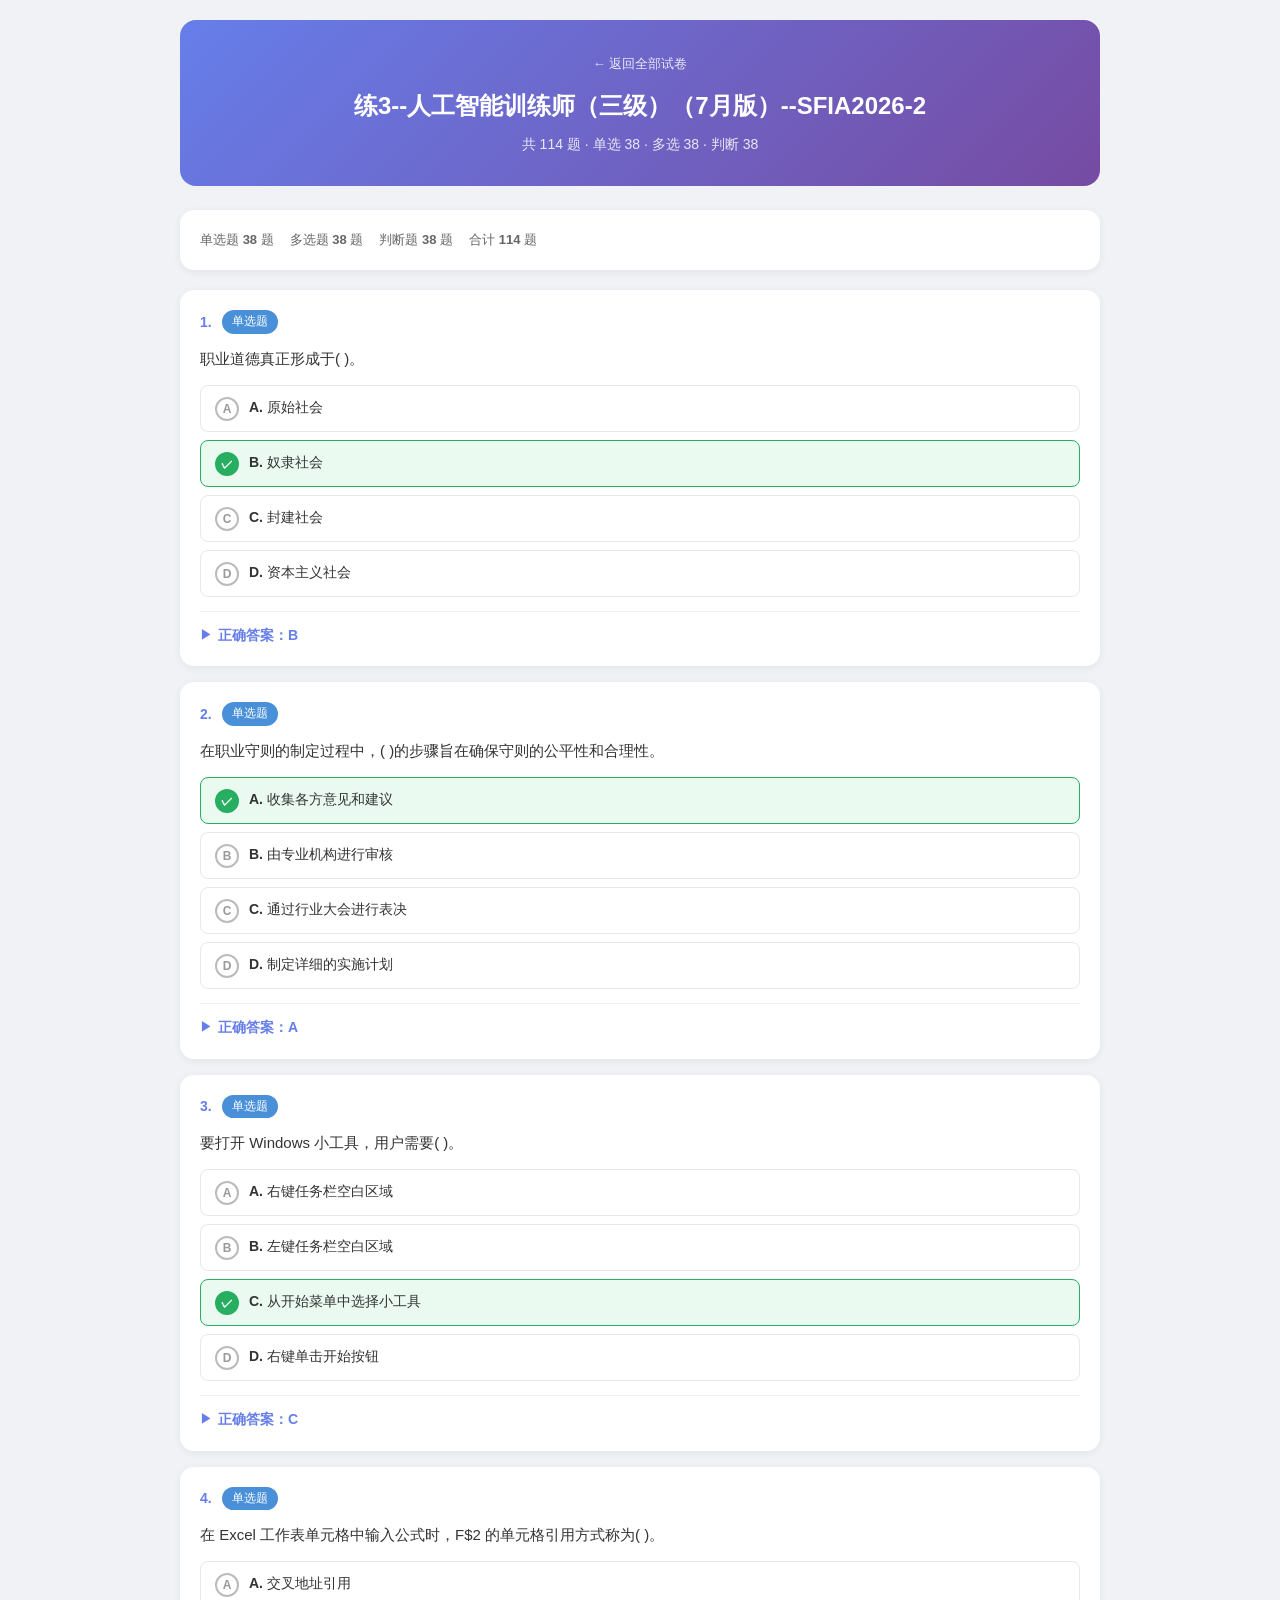
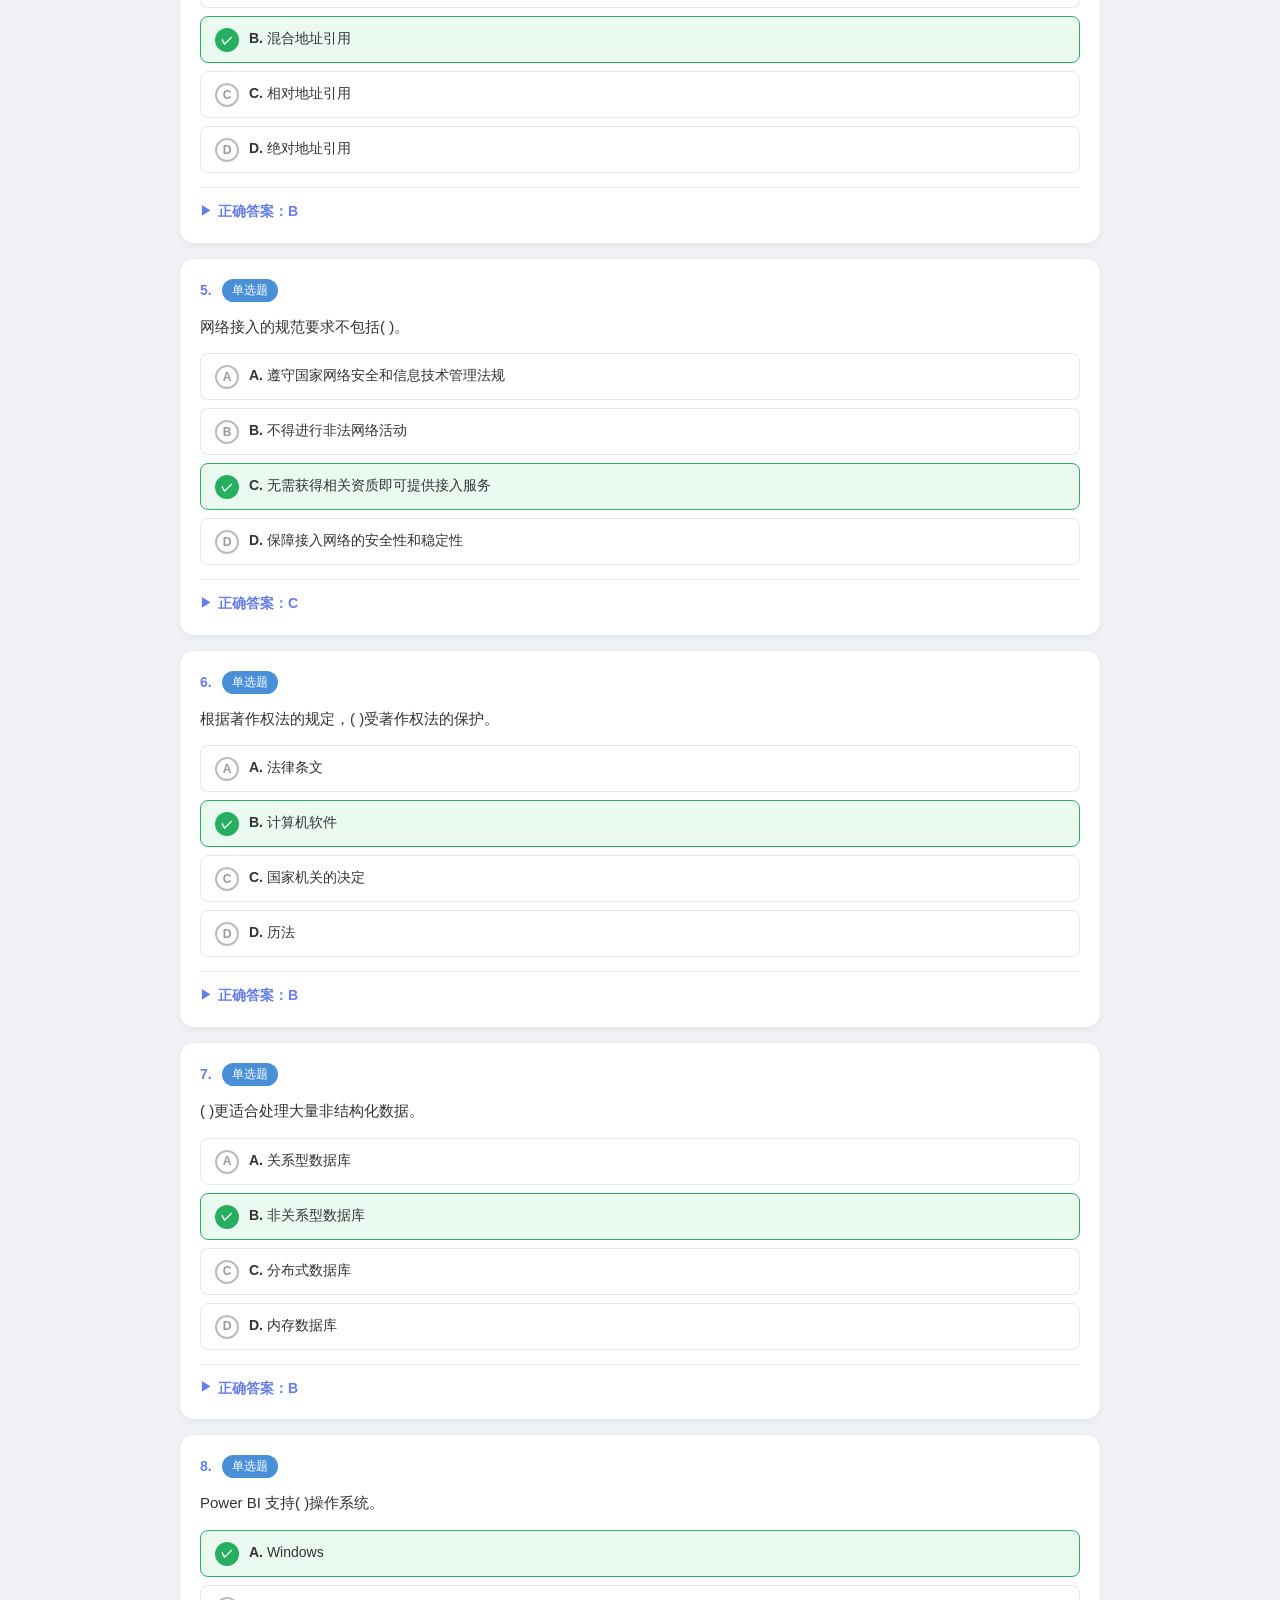
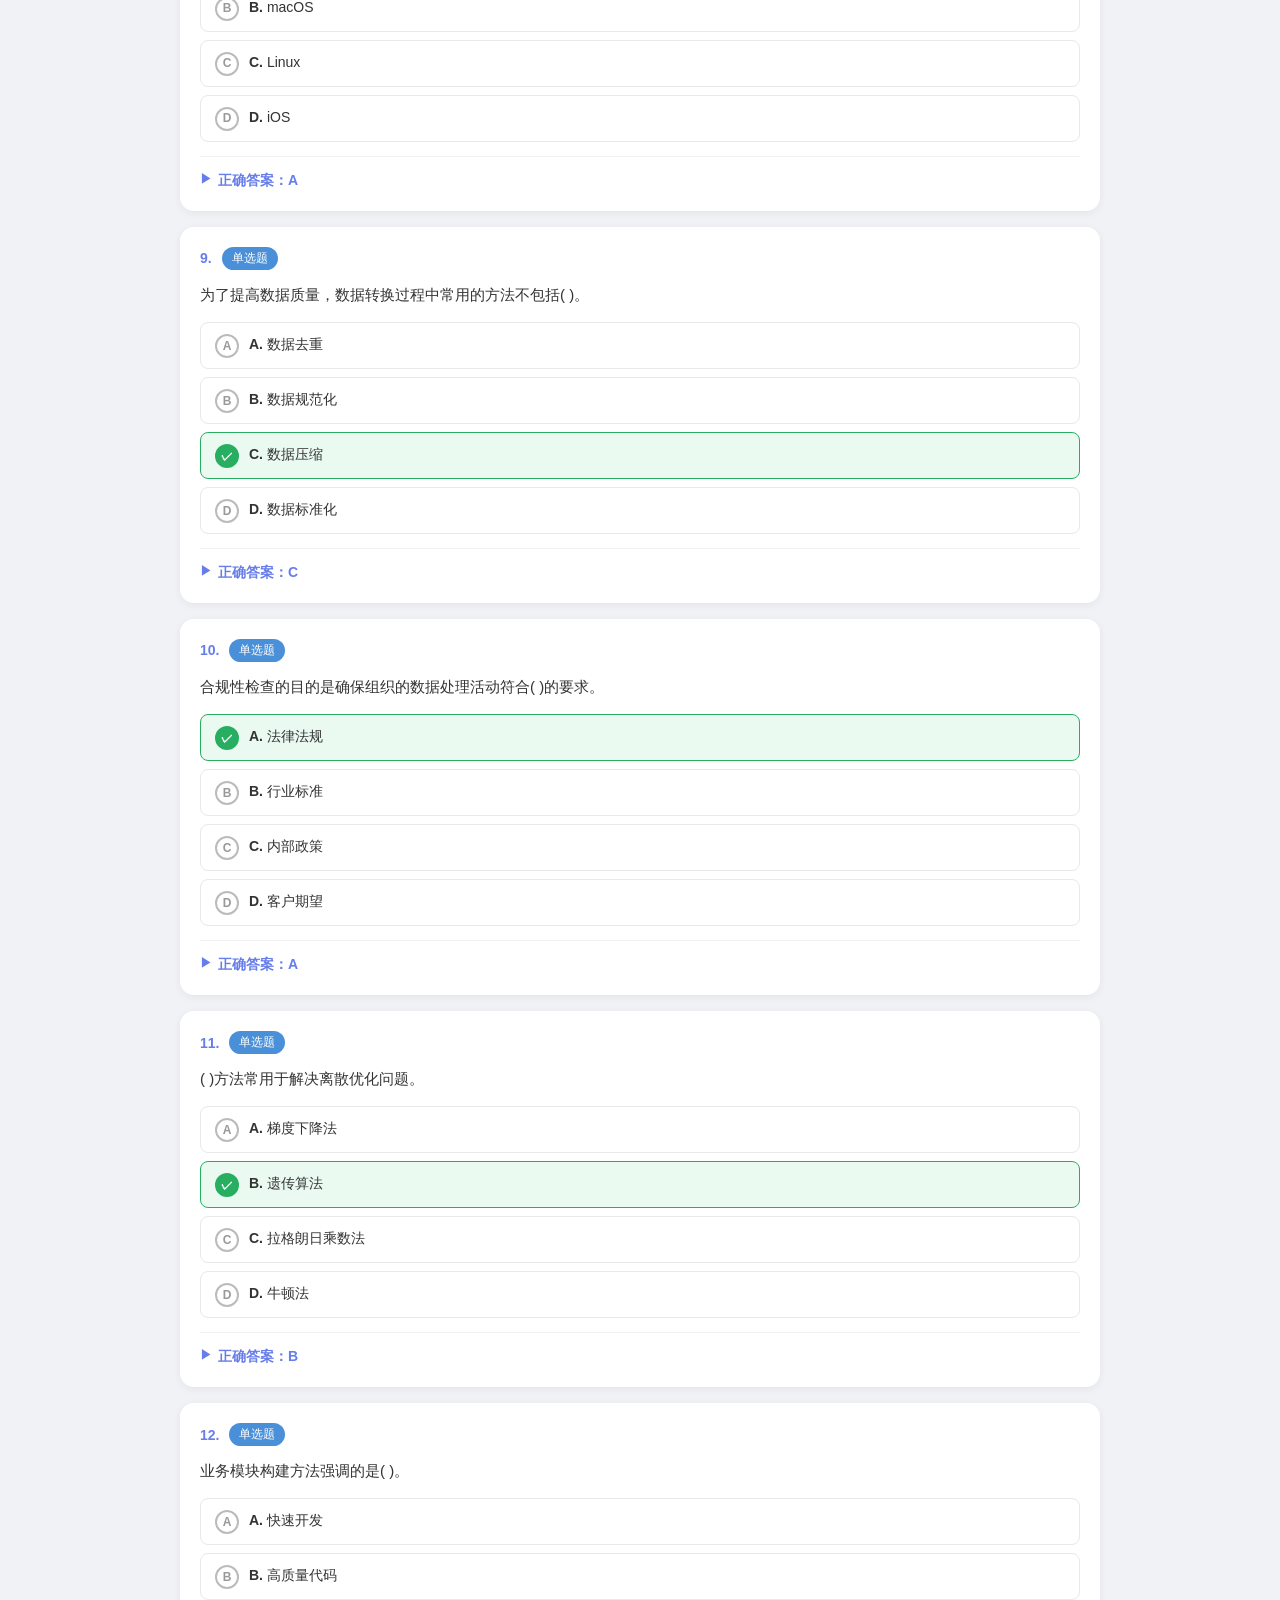
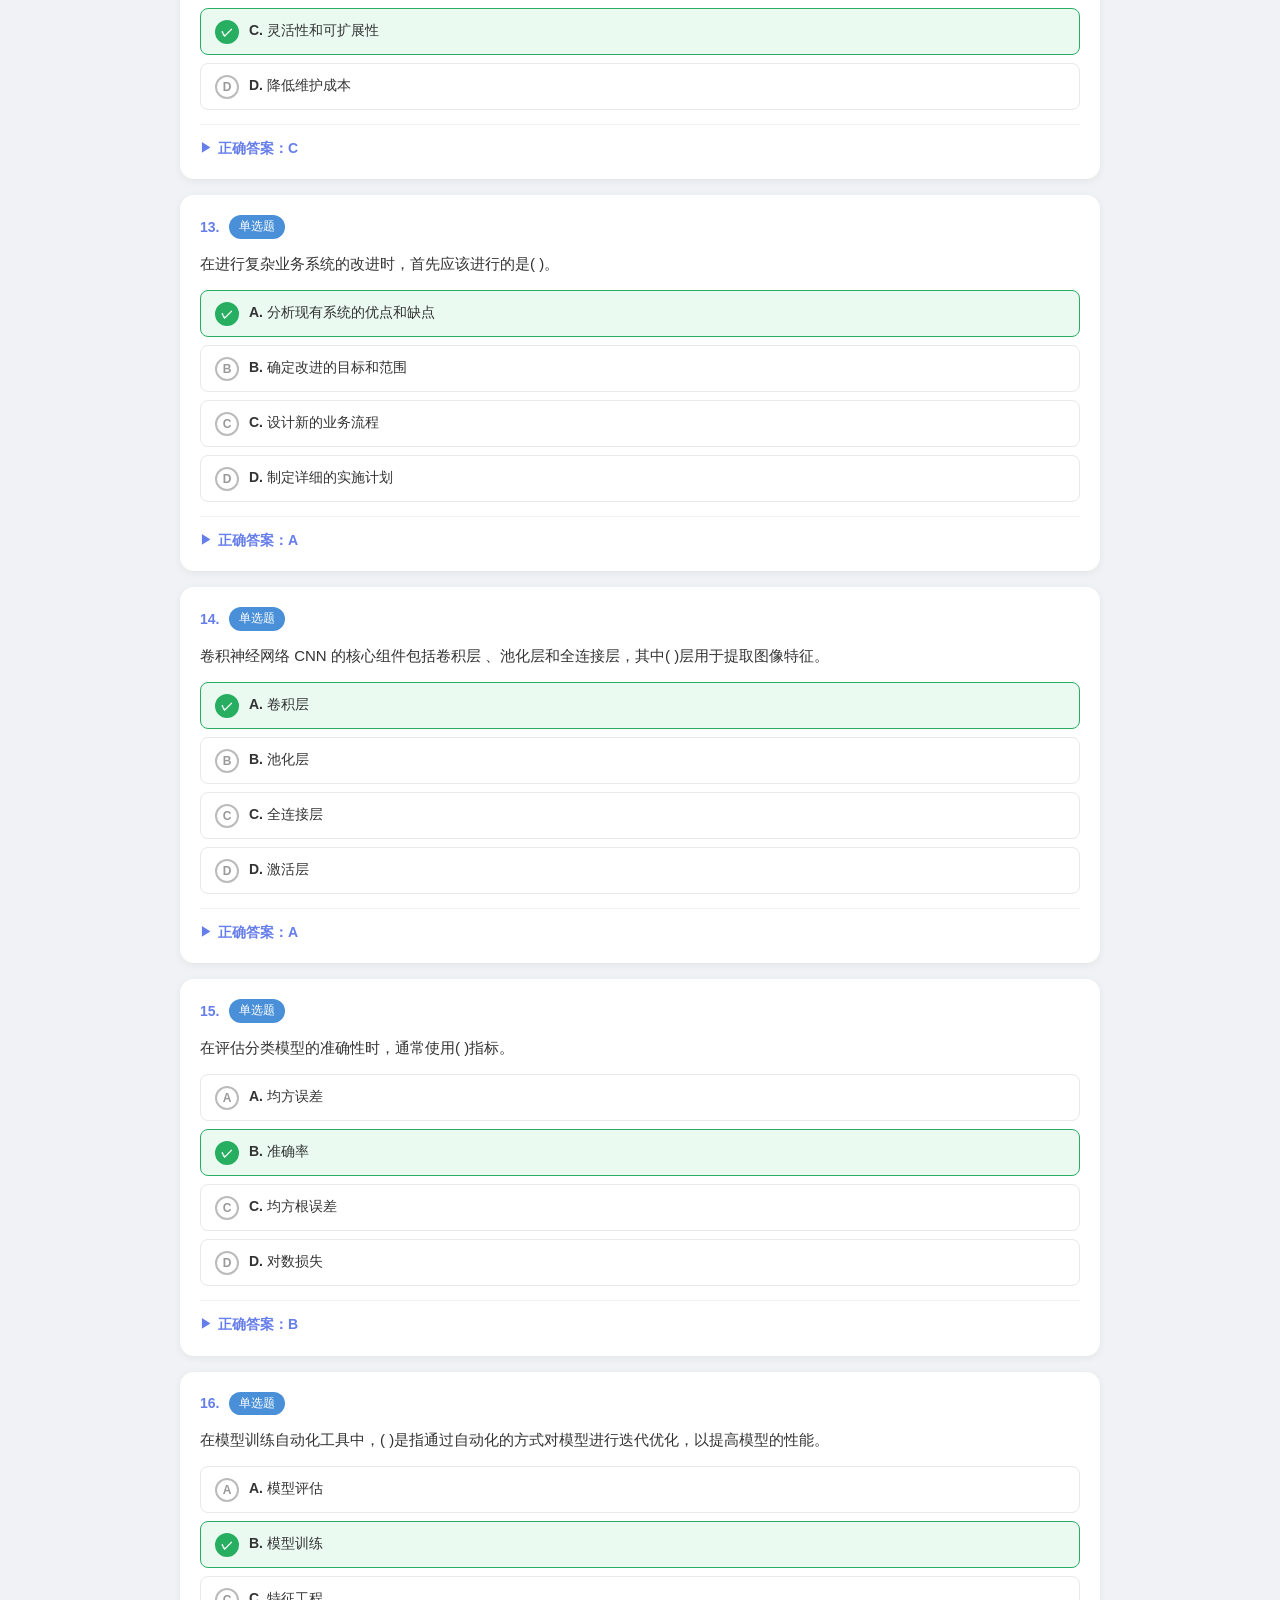
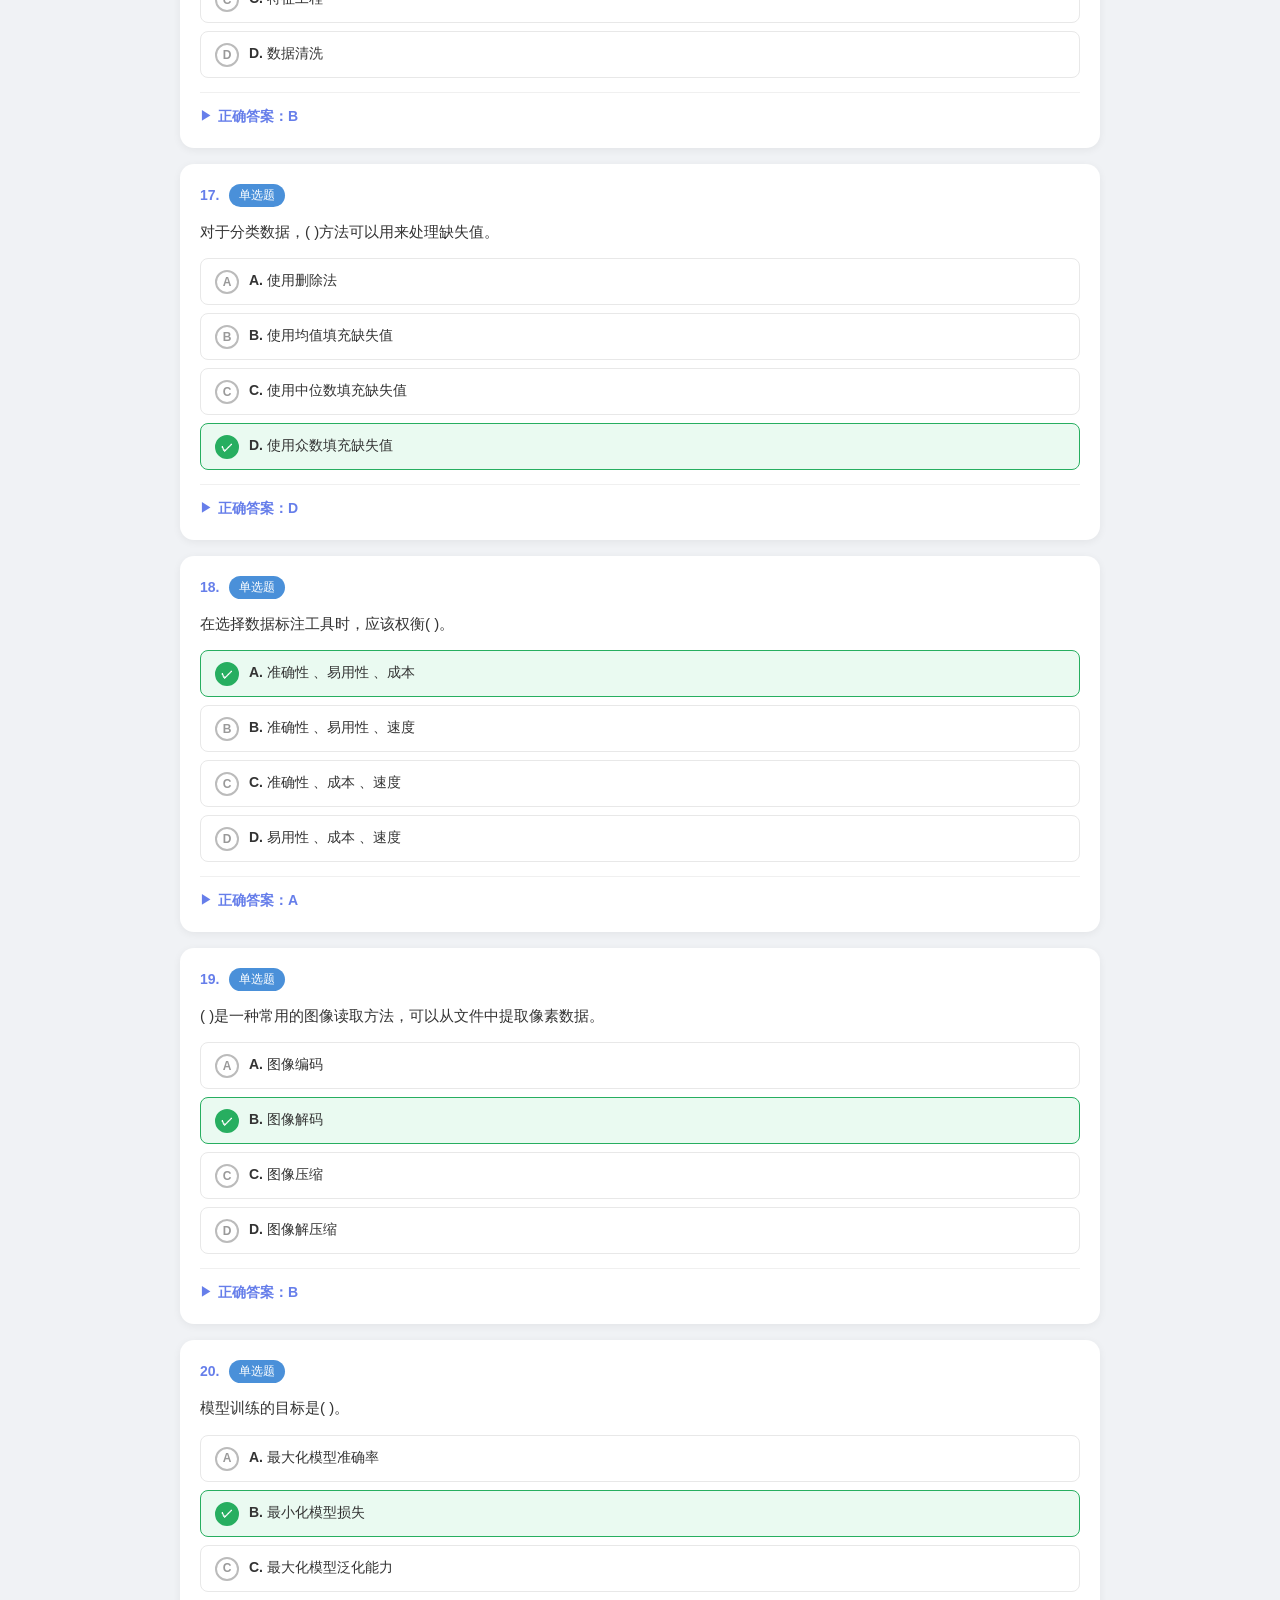
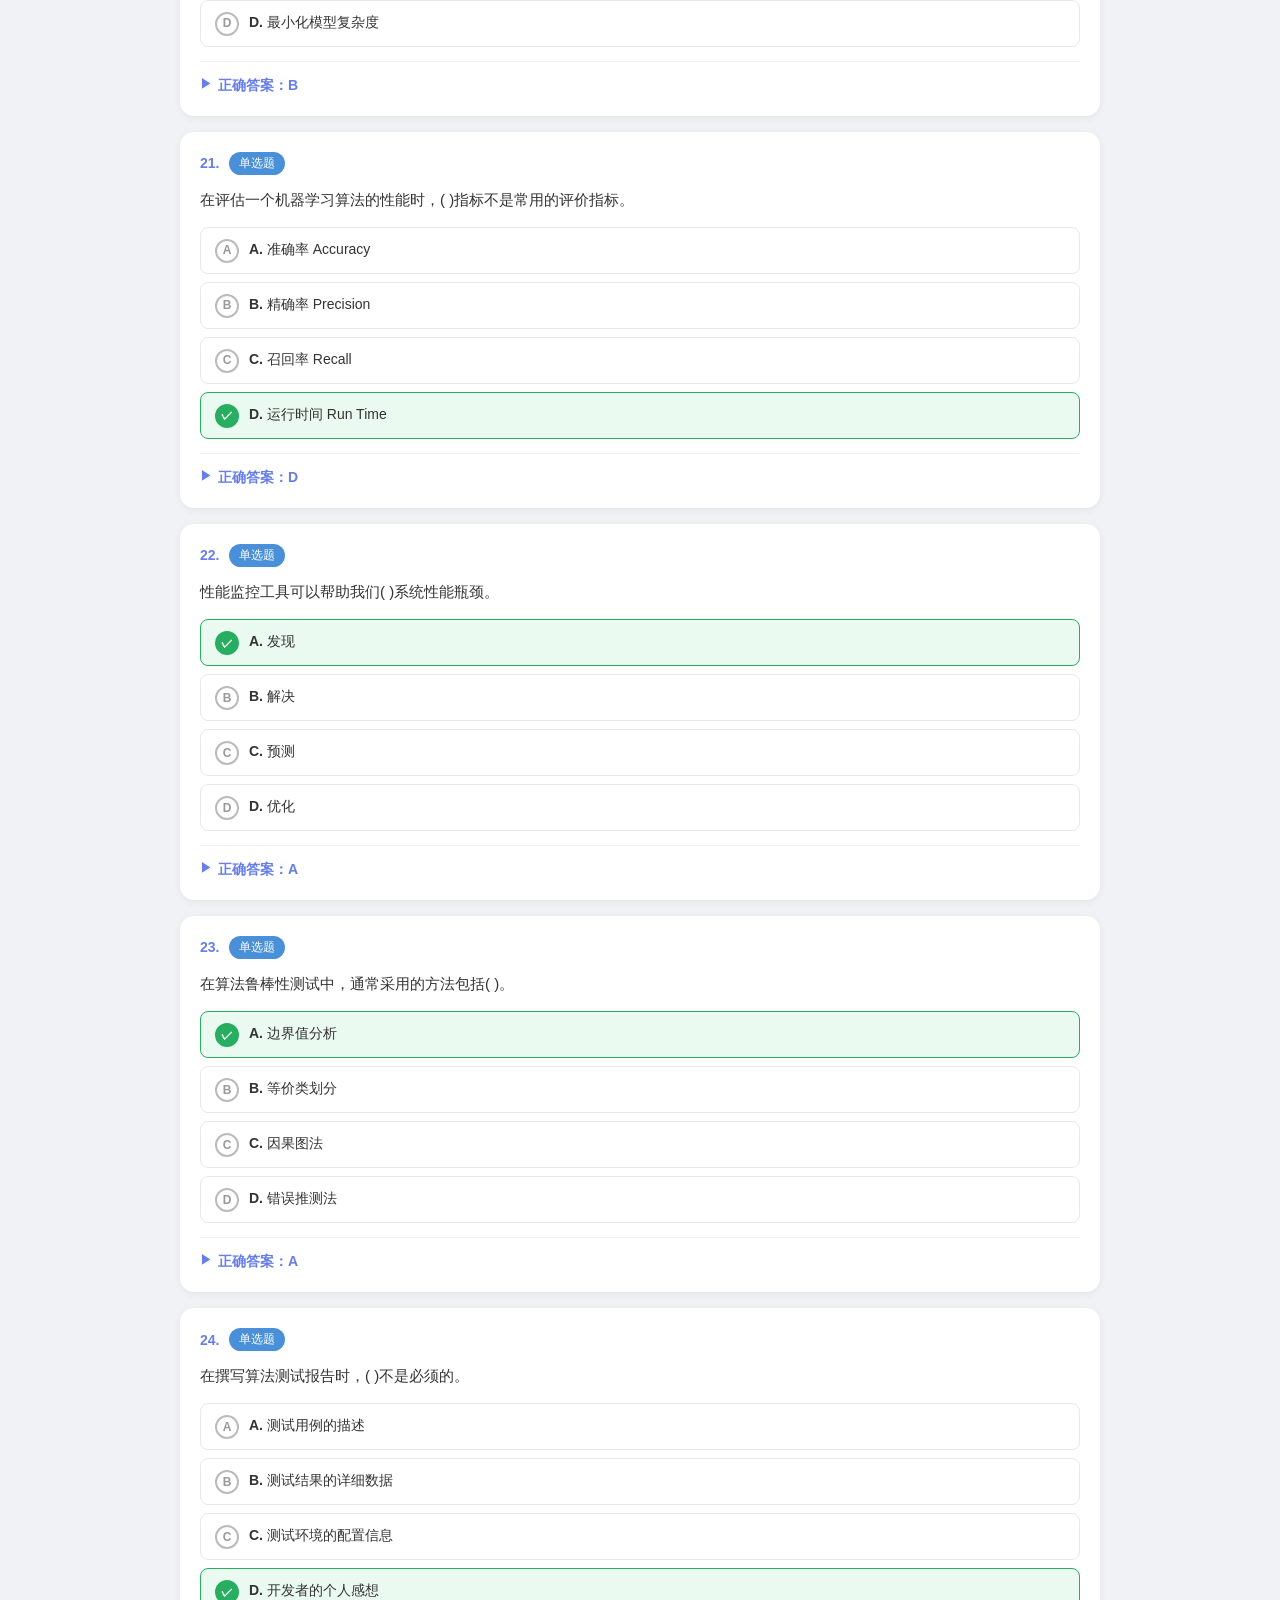
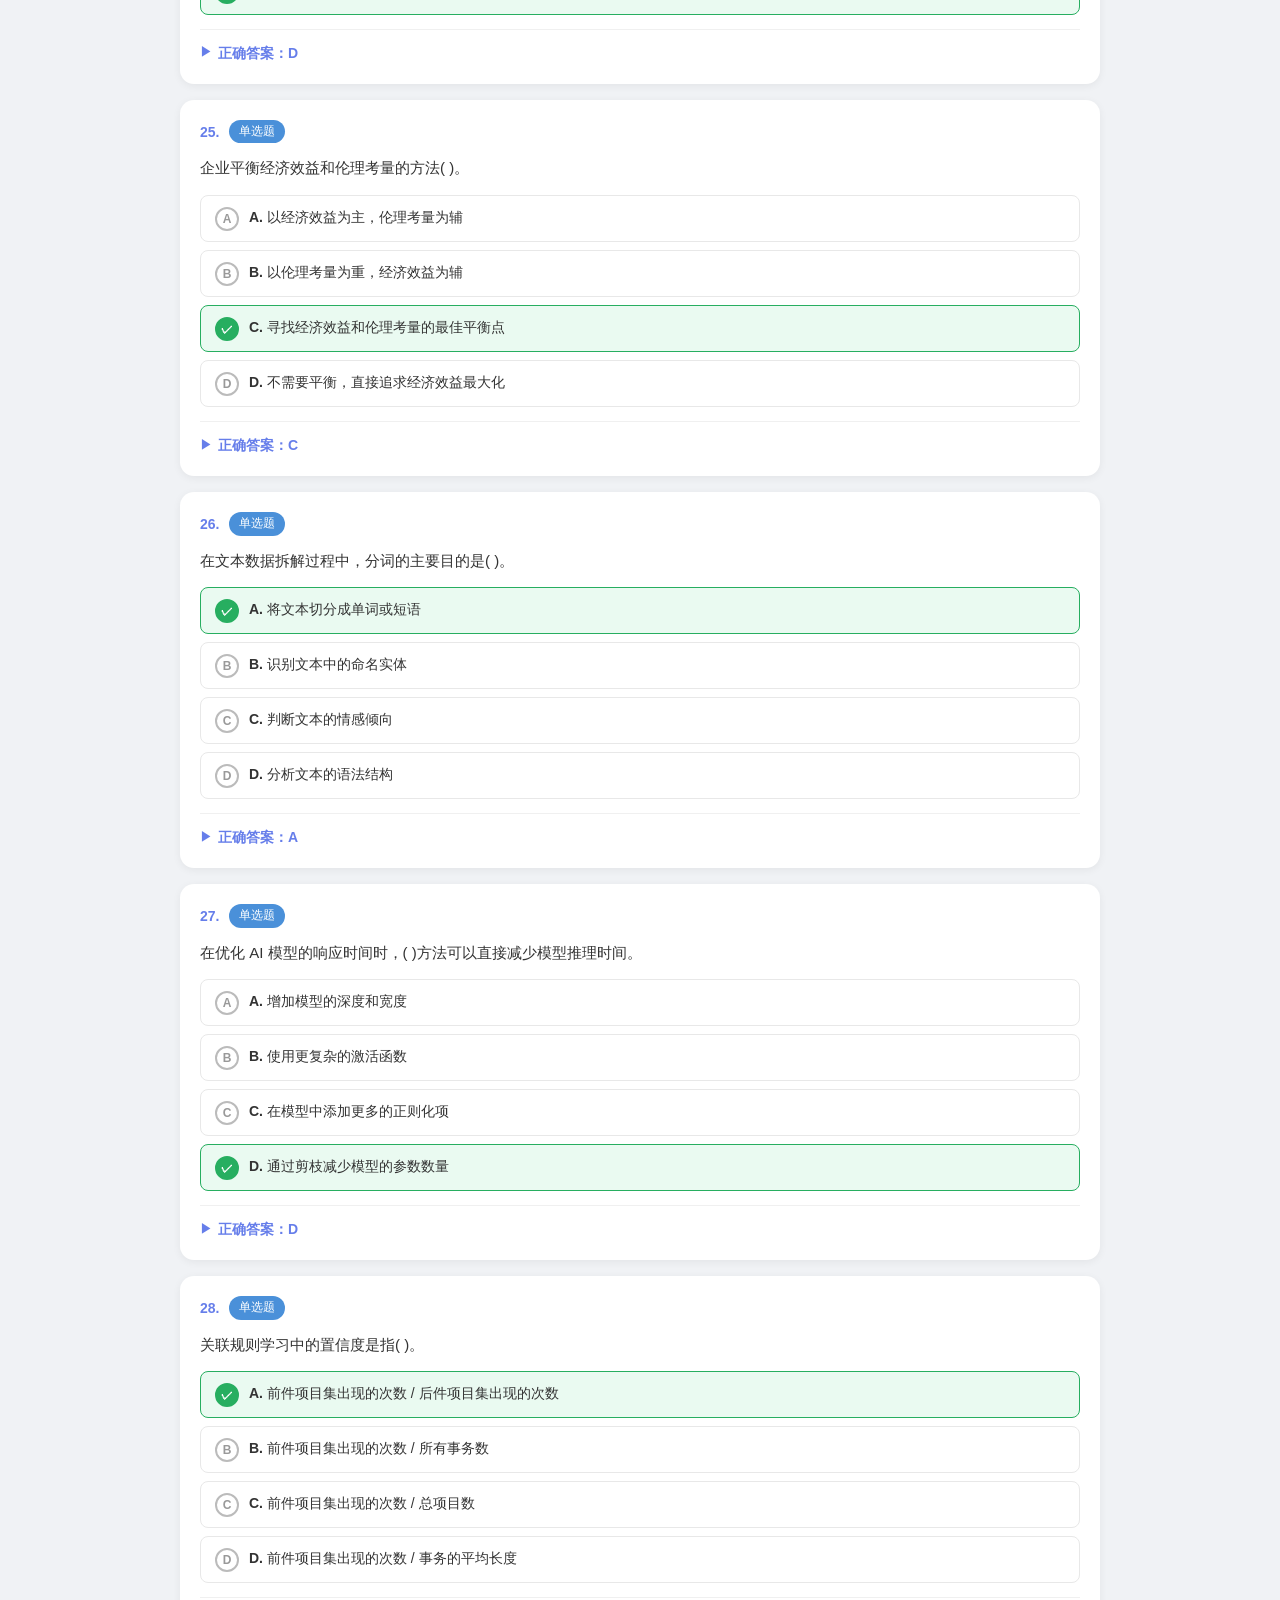
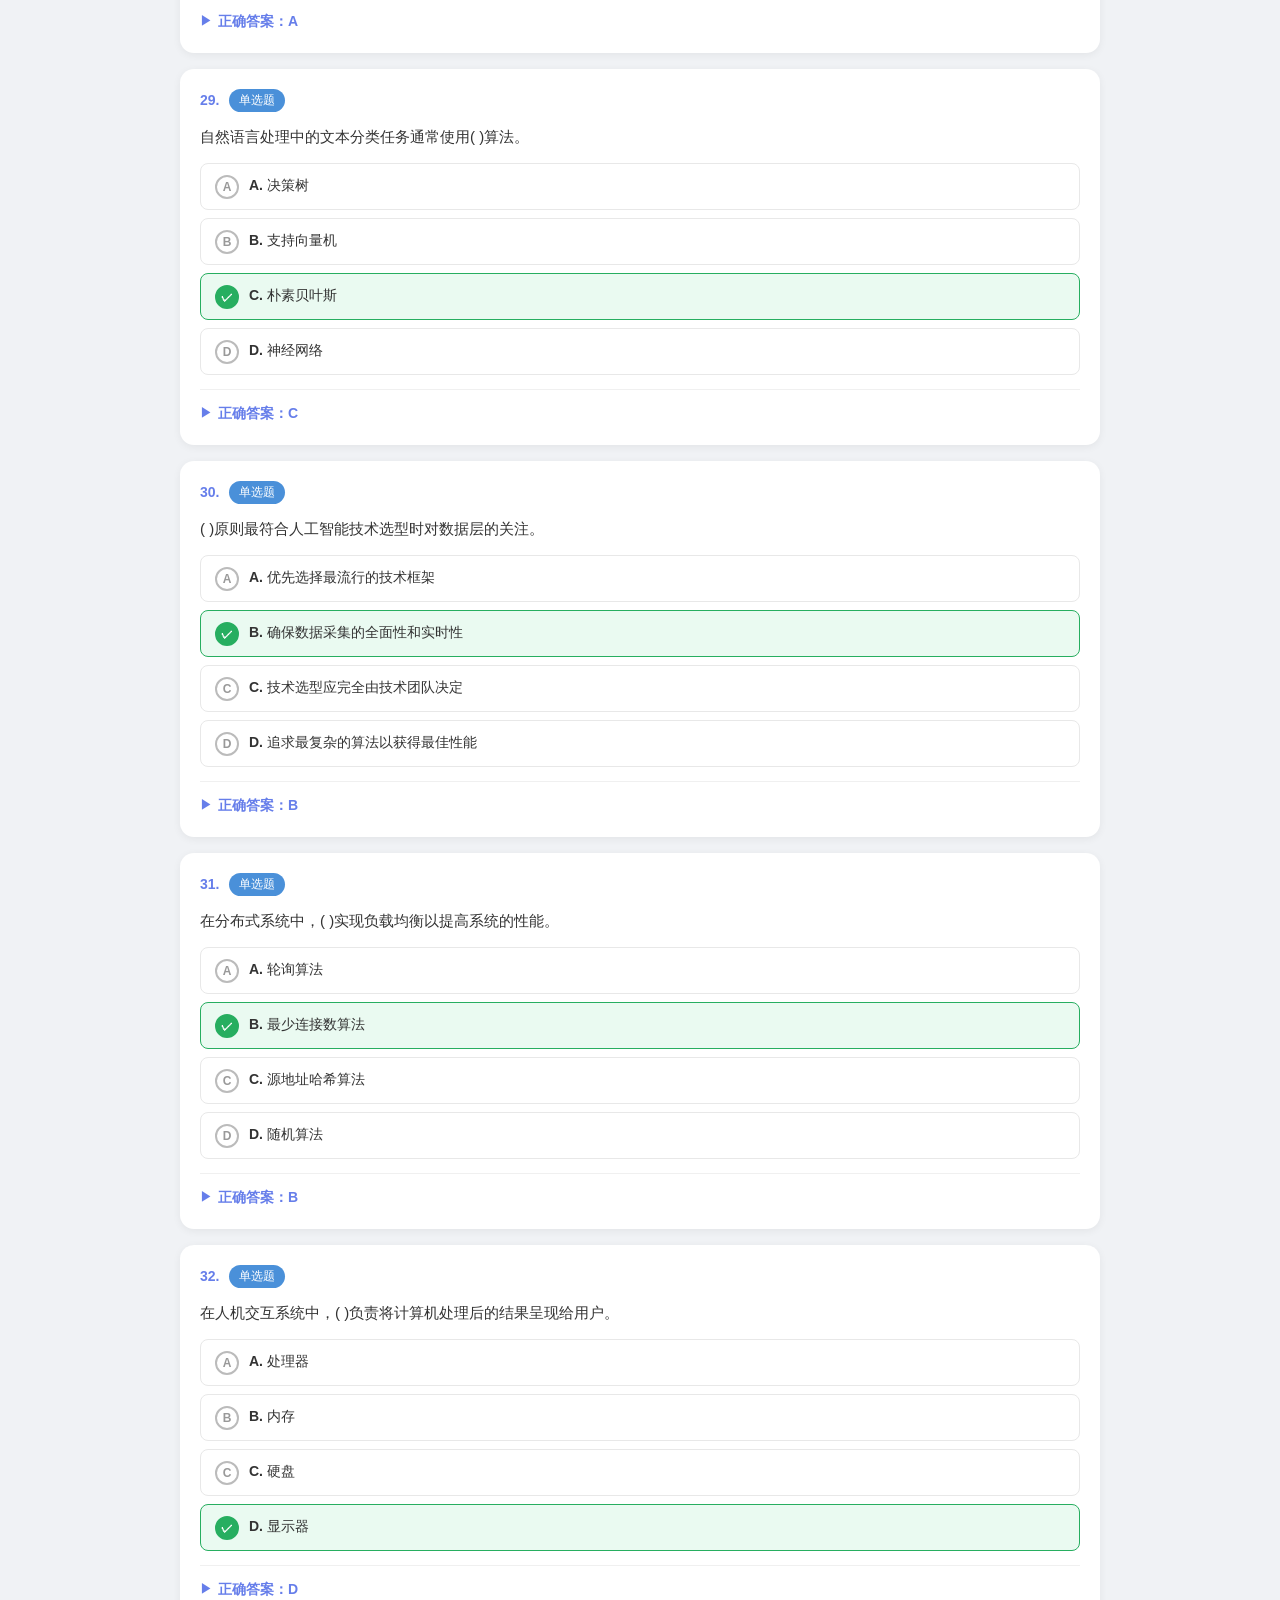
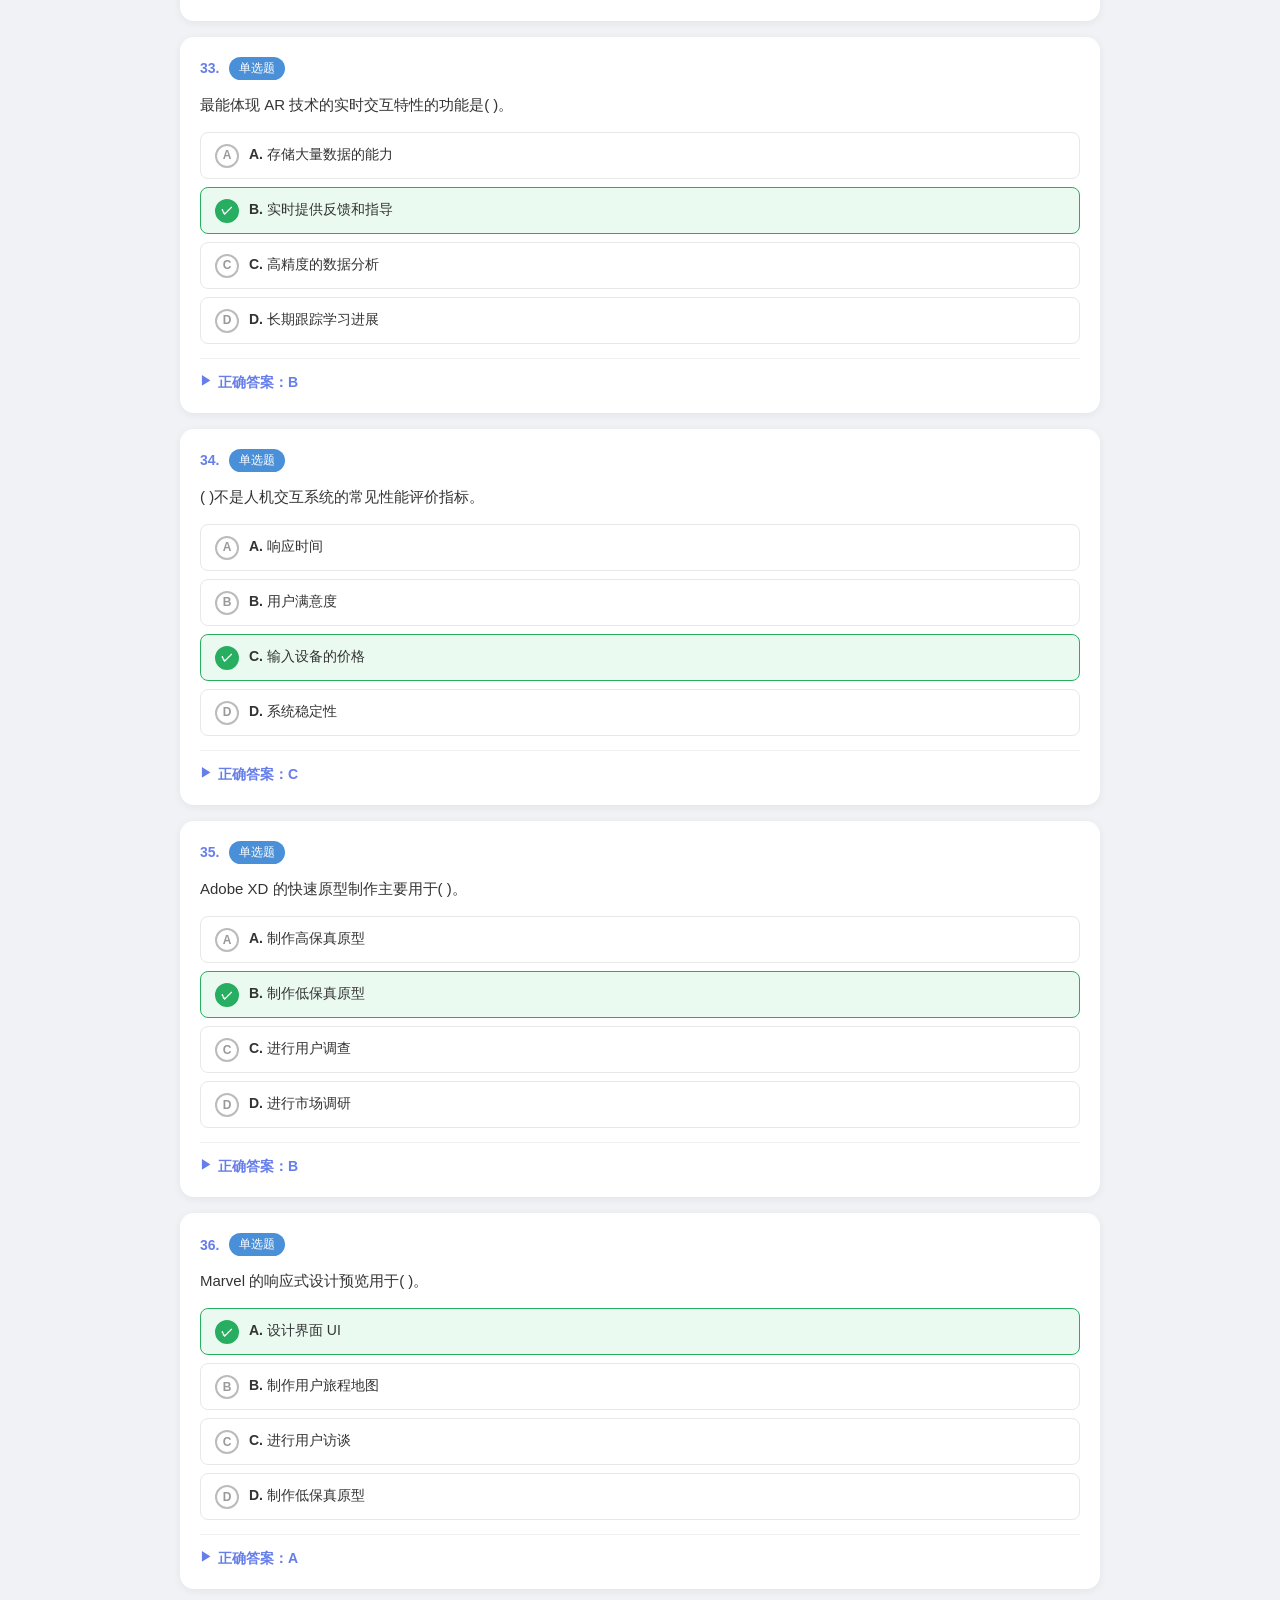
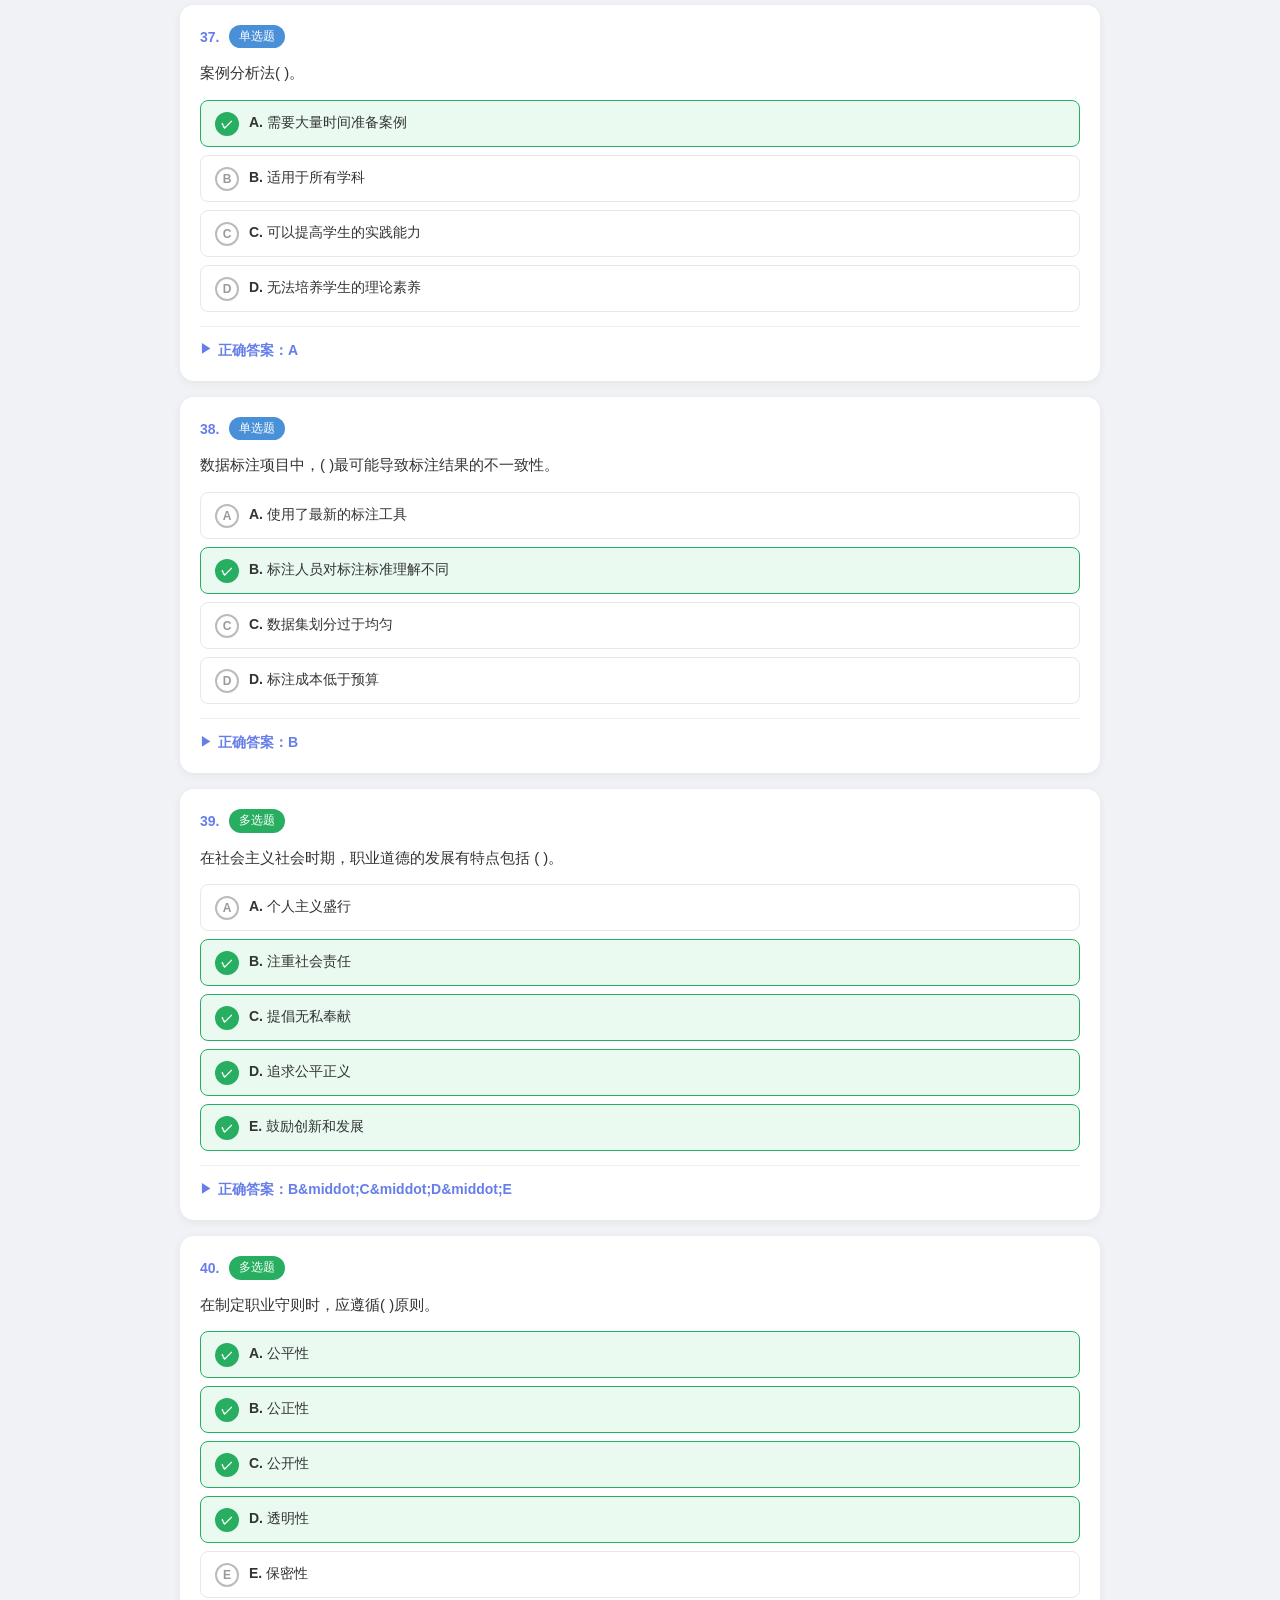
<file: exam3.html>
<!DOCTYPE html>
<html lang="zh-CN">
<head>
<meta charset="UTF-8">
<meta name="viewport" content="width=device-width, initial-scale=1.0">
<title>练3--人工智能训练师（三级）（7月版）--SFIA2026-2 - 答案解析</title>
<link rel="stylesheet" href="style.css">
</head>
<body>
<div class="container">
    <div class="app-header">
        <a href="index.html" class="header-back">&larr; 返回全部试卷</a>
        <h1>练3--人工智能训练师（三级）（7月版）--SFIA2026-2</h1>
        <p>共 114 题 &middot; 单选 38 &middot; 多选 38 &middot; 判断 38</p>
    </div>
    <div class="exam-header">
        <div class="exam-stats">
            <span class="stat">单选题 <b>38</b> 题</span>
            <span class="stat">多选题 <b>38</b> 题</span>
            <span class="stat">判断题 <b>38</b> 题</span>
            <span class="stat">合计 <b>114</b> 题</span>
        </div>
    </div>
            <div class="question-card">
                <div class="q-header">
                    <span class="q-number">1.</span>
                    <span class="q-badge badge-single">单选题</span>
                </div>
                <div class="q-content">职业道德真正形成于( )。</div>
                <div class="options">
                <div class="option"><span class="option-label">A</span><span class="option-text"><b>A.</b> 原始社会</span></div>
                <div class="option correct"><span class="option-label">&#10003;</span><span class="option-text"><b>B.</b> 奴隶社会</span></div>
                <div class="option"><span class="option-label">C</span><span class="option-text"><b>C.</b> 封建社会</span></div>
                <div class="option"><span class="option-label">D</span><span class="option-text"><b>D.</b> 资本主义社会</span></div>
                </div>
                <div class="answer-section">
                    <div class="answer-toggle" onclick="toggleAnswer(this)">
                        <span class="arrow">&#9654;</span> 正确答案：B
                    </div>
                    <div class="answer-detail">
                        <div class="parsing">解释：职业道德真正形成于奴隶社会，因为奴隶社会出现了社会分工和职业划分，为职业道德的产生提供了基础。</div>
                    </div>
                </div>
            </div>
            <div class="question-card">
                <div class="q-header">
                    <span class="q-number">2.</span>
                    <span class="q-badge badge-single">单选题</span>
                </div>
                <div class="q-content">在职业守则的制定过程中，( )的步骤旨在确保守则的公平性和合理性。</div>
                <div class="options">
                <div class="option correct"><span class="option-label">&#10003;</span><span class="option-text"><b>A.</b> 收集各方意见和建议</span></div>
                <div class="option"><span class="option-label">B</span><span class="option-text"><b>B.</b> 由专业机构进行审核</span></div>
                <div class="option"><span class="option-label">C</span><span class="option-text"><b>C.</b> 通过行业大会进行表决</span></div>
                <div class="option"><span class="option-label">D</span><span class="option-text"><b>D.</b> 制定详细的实施计划</span></div>
                </div>
                <div class="answer-section">
                    <div class="answer-toggle" onclick="toggleAnswer(this)">
                        <span class="arrow">&#9654;</span> 正确答案：A
                    </div>
                    <div class="answer-detail">
                        <div class="parsing">解释：收集各方意见和建议可以确保守则的公平性和合理性，因为它考虑了不同利益相关者的观点和需求。</div>
                    </div>
                </div>
            </div>
            <div class="question-card">
                <div class="q-header">
                    <span class="q-number">3.</span>
                    <span class="q-badge badge-single">单选题</span>
                </div>
                <div class="q-content">要打开 Windows 小工具，用户需要( )。</div>
                <div class="options">
                <div class="option"><span class="option-label">A</span><span class="option-text"><b>A.</b> 右键任务栏空白区域</span></div>
                <div class="option"><span class="option-label">B</span><span class="option-text"><b>B.</b> 左键任务栏空白区域</span></div>
                <div class="option correct"><span class="option-label">&#10003;</span><span class="option-text"><b>C.</b> 从开始菜单中选择小工具</span></div>
                <div class="option"><span class="option-label">D</span><span class="option-text"><b>D.</b> 右键单击开始按钮</span></div>
                </div>
                <div class="answer-section">
                    <div class="answer-toggle" onclick="toggleAnswer(this)">
                        <span class="arrow">&#9654;</span> 正确答案：C
                    </div>
                    <div class="answer-detail">
                        <div class="parsing">解释：从开始菜单中选择小工具是打开Windows小工具的标准方法。</div>
                    </div>
                </div>
            </div>
            <div class="question-card">
                <div class="q-header">
                    <span class="q-number">4.</span>
                    <span class="q-badge badge-single">单选题</span>
                </div>
                <div class="q-content">在 Excel 工作表单元格中输入公式时，F$2 的单元格引用方式称为( )。</div>
                <div class="options">
                <div class="option"><span class="option-label">A</span><span class="option-text"><b>A.</b> 交叉地址引用</span></div>
                <div class="option correct"><span class="option-label">&#10003;</span><span class="option-text"><b>B.</b> 混合地址引用</span></div>
                <div class="option"><span class="option-label">C</span><span class="option-text"><b>C.</b> 相对地址引用</span></div>
                <div class="option"><span class="option-label">D</span><span class="option-text"><b>D.</b> 绝对地址引用</span></div>
                </div>
                <div class="answer-section">
                    <div class="answer-toggle" onclick="toggleAnswer(this)">
                        <span class="arrow">&#9654;</span> 正确答案：B
                    </div>
                    <div class="answer-detail">
                        <div class="parsing">解释：混合地址引用</div>
                    </div>
                </div>
            </div>
            <div class="question-card">
                <div class="q-header">
                    <span class="q-number">5.</span>
                    <span class="q-badge badge-single">单选题</span>
                </div>
                <div class="q-content">网络接入的规范要求不包括( )。</div>
                <div class="options">
                <div class="option"><span class="option-label">A</span><span class="option-text"><b>A.</b> 遵守国家网络安全和信息技术管理法规</span></div>
                <div class="option"><span class="option-label">B</span><span class="option-text"><b>B.</b> 不得进行非法网络活动</span></div>
                <div class="option correct"><span class="option-label">&#10003;</span><span class="option-text"><b>C.</b> 无需获得相关资质即可提供接入服务</span></div>
                <div class="option"><span class="option-label">D</span><span class="option-text"><b>D.</b> 保障接入网络的安全性和稳定性</span></div>
                </div>
                <div class="answer-section">
                    <div class="answer-toggle" onclick="toggleAnswer(this)">
                        <span class="arrow">&#9654;</span> 正确答案：C
                    </div>
                    <div class="answer-detail">
                        <div class="parsing">解释：无需获得相关资质即可提供接入服务不符合网络接入的规范要求，其他选项都是必须遵守的规范。</div>
                    </div>
                </div>
            </div>
            <div class="question-card">
                <div class="q-header">
                    <span class="q-number">6.</span>
                    <span class="q-badge badge-single">单选题</span>
                </div>
                <div class="q-content">根据著作权法的规定，( )受著作权法的保护。</div>
                <div class="options">
                <div class="option"><span class="option-label">A</span><span class="option-text"><b>A.</b> 法律条文</span></div>
                <div class="option correct"><span class="option-label">&#10003;</span><span class="option-text"><b>B.</b> 计算机软件</span></div>
                <div class="option"><span class="option-label">C</span><span class="option-text"><b>C.</b> 国家机关的决定</span></div>
                <div class="option"><span class="option-label">D</span><span class="option-text"><b>D.</b> 历法</span></div>
                </div>
                <div class="answer-section">
                    <div class="answer-toggle" onclick="toggleAnswer(this)">
                        <span class="arrow">&#9654;</span> 正确答案：B
                    </div>
                    <div class="answer-detail">
                        <div class="parsing">解释：计算机软件受著作权法的保护，而法律条文、国家机关的决定和历法不受著作权法保护。</div>
                    </div>
                </div>
            </div>
            <div class="question-card">
                <div class="q-header">
                    <span class="q-number">7.</span>
                    <span class="q-badge badge-single">单选题</span>
                </div>
                <div class="q-content">( )更适合处理大量非结构化数据。</div>
                <div class="options">
                <div class="option"><span class="option-label">A</span><span class="option-text"><b>A.</b> 关系型数据库</span></div>
                <div class="option correct"><span class="option-label">&#10003;</span><span class="option-text"><b>B.</b> 非关系型数据库</span></div>
                <div class="option"><span class="option-label">C</span><span class="option-text"><b>C.</b> 分布式数据库</span></div>
                <div class="option"><span class="option-label">D</span><span class="option-text"><b>D.</b> 内存数据库</span></div>
                </div>
                <div class="answer-section">
                    <div class="answer-toggle" onclick="toggleAnswer(this)">
                        <span class="arrow">&#9654;</span> 正确答案：B
                    </div>
                    <div class="answer-detail">
                        <div class="parsing">解释：非关系型数据库（NoSQL）更适合处理大量非结构化数据，因为它具有灵活的数据模型和良好的扩展性。</div>
                    </div>
                </div>
            </div>
            <div class="question-card">
                <div class="q-header">
                    <span class="q-number">8.</span>
                    <span class="q-badge badge-single">单选题</span>
                </div>
                <div class="q-content">Power BI 支持( )操作系统。</div>
                <div class="options">
                <div class="option correct"><span class="option-label">&#10003;</span><span class="option-text"><b>A.</b> Windows</span></div>
                <div class="option"><span class="option-label">B</span><span class="option-text"><b>B.</b> macOS</span></div>
                <div class="option"><span class="option-label">C</span><span class="option-text"><b>C.</b> Linux</span></div>
                <div class="option"><span class="option-label">D</span><span class="option-text"><b>D.</b> iOS</span></div>
                </div>
                <div class="answer-section">
                    <div class="answer-toggle" onclick="toggleAnswer(this)">
                        <span class="arrow">&#9654;</span> 正确答案：A
                    </div>
                    <div class="answer-detail">
                        <div class="parsing">解释：Power BI 桌面版仅支持 Windows 操作系统，移动端支持 iOS 和 Android。</div>
                    </div>
                </div>
            </div>
            <div class="question-card">
                <div class="q-header">
                    <span class="q-number">9.</span>
                    <span class="q-badge badge-single">单选题</span>
                </div>
                <div class="q-content">为了提高数据质量，数据转换过程中常用的方法不包括( )。</div>
                <div class="options">
                <div class="option"><span class="option-label">A</span><span class="option-text"><b>A.</b> 数据去重</span></div>
                <div class="option"><span class="option-label">B</span><span class="option-text"><b>B.</b> 数据规范化</span></div>
                <div class="option correct"><span class="option-label">&#10003;</span><span class="option-text"><b>C.</b> 数据压缩</span></div>
                <div class="option"><span class="option-label">D</span><span class="option-text"><b>D.</b> 数据标准化</span></div>
                </div>
                <div class="answer-section">
                    <div class="answer-toggle" onclick="toggleAnswer(this)">
                        <span class="arrow">&#9654;</span> 正确答案：C
                    </div>
                    <div class="answer-detail">
                        <div class="parsing">解释：数据压缩主要用于减少数据存储空间或传输带宽，不属于提高数据质量的方法，而其他选项都是数据清洗和转换的常见手段。</div>
                    </div>
                </div>
            </div>
            <div class="question-card">
                <div class="q-header">
                    <span class="q-number">10.</span>
                    <span class="q-badge badge-single">单选题</span>
                </div>
                <div class="q-content">合规性检查的目的是确保组织的数据处理活动符合( )的要求。</div>
                <div class="options">
                <div class="option correct"><span class="option-label">&#10003;</span><span class="option-text"><b>A.</b> 法律法规</span></div>
                <div class="option"><span class="option-label">B</span><span class="option-text"><b>B.</b> 行业标准</span></div>
                <div class="option"><span class="option-label">C</span><span class="option-text"><b>C.</b> 内部政策</span></div>
                <div class="option"><span class="option-label">D</span><span class="option-text"><b>D.</b> 客户期望</span></div>
                </div>
                <div class="answer-section">
                    <div class="answer-toggle" onclick="toggleAnswer(this)">
                        <span class="arrow">&#9654;</span> 正确答案：A
                    </div>
                    <div class="answer-detail">
                        <div class="parsing">解释：法律法规</div>
                    </div>
                </div>
            </div>
            <div class="question-card">
                <div class="q-header">
                    <span class="q-number">11.</span>
                    <span class="q-badge badge-single">单选题</span>
                </div>
                <div class="q-content">( )方法常用于解决离散优化问题。</div>
                <div class="options">
                <div class="option"><span class="option-label">A</span><span class="option-text"><b>A.</b> 梯度下降法</span></div>
                <div class="option correct"><span class="option-label">&#10003;</span><span class="option-text"><b>B.</b> 遗传算法</span></div>
                <div class="option"><span class="option-label">C</span><span class="option-text"><b>C.</b> 拉格朗日乘数法</span></div>
                <div class="option"><span class="option-label">D</span><span class="option-text"><b>D.</b> 牛顿法</span></div>
                </div>
                <div class="answer-section">
                    <div class="answer-toggle" onclick="toggleAnswer(this)">
                        <span class="arrow">&#9654;</span> 正确答案：B
                    </div>
                    <div class="answer-detail">
                        <div class="parsing">解释：遗传算法是一种模拟自然进化过程的优化算法，特别适合解决离散优化问题。</div>
                    </div>
                </div>
            </div>
            <div class="question-card">
                <div class="q-header">
                    <span class="q-number">12.</span>
                    <span class="q-badge badge-single">单选题</span>
                </div>
                <div class="q-content">业务模块构建方法强调的是( )。</div>
                <div class="options">
                <div class="option"><span class="option-label">A</span><span class="option-text"><b>A.</b> 快速开发</span></div>
                <div class="option"><span class="option-label">B</span><span class="option-text"><b>B.</b> 高质量代码</span></div>
                <div class="option correct"><span class="option-label">&#10003;</span><span class="option-text"><b>C.</b> 灵活性和可扩展性</span></div>
                <div class="option"><span class="option-label">D</span><span class="option-text"><b>D.</b> 降低维护成本</span></div>
                </div>
                <div class="answer-section">
                    <div class="answer-toggle" onclick="toggleAnswer(this)">
                        <span class="arrow">&#9654;</span> 正确答案：C
                    </div>
                    <div class="answer-detail">
                        <div class="parsing">解释：灵活性和可扩展性</div>
                    </div>
                </div>
            </div>
            <div class="question-card">
                <div class="q-header">
                    <span class="q-number">13.</span>
                    <span class="q-badge badge-single">单选题</span>
                </div>
                <div class="q-content">在进行复杂业务系统的改进时，首先应该进行的是( )。</div>
                <div class="options">
                <div class="option correct"><span class="option-label">&#10003;</span><span class="option-text"><b>A.</b> 分析现有系统的优点和缺点</span></div>
                <div class="option"><span class="option-label">B</span><span class="option-text"><b>B.</b> 确定改进的目标和范围</span></div>
                <div class="option"><span class="option-label">C</span><span class="option-text"><b>C.</b> 设计新的业务流程</span></div>
                <div class="option"><span class="option-label">D</span><span class="option-text"><b>D.</b> 制定详细的实施计划</span></div>
                </div>
                <div class="answer-section">
                    <div class="answer-toggle" onclick="toggleAnswer(this)">
                        <span class="arrow">&#9654;</span> 正确答案：A
                    </div>
                    <div class="answer-detail">
                        <div class="parsing">解释：官网模拟题答案为A</div>
                    </div>
                </div>
            </div>
            <div class="question-card">
                <div class="q-header">
                    <span class="q-number">14.</span>
                    <span class="q-badge badge-single">单选题</span>
                </div>
                <div class="q-content">卷积神经网络 CNN 的核心组件包括卷积层 、池化层和全连接层，其中( )层用于提取图像特征。</div>
                <div class="options">
                <div class="option correct"><span class="option-label">&#10003;</span><span class="option-text"><b>A.</b> 卷积层</span></div>
                <div class="option"><span class="option-label">B</span><span class="option-text"><b>B.</b> 池化层</span></div>
                <div class="option"><span class="option-label">C</span><span class="option-text"><b>C.</b> 全连接层</span></div>
                <div class="option"><span class="option-label">D</span><span class="option-text"><b>D.</b> 激活层</span></div>
                </div>
                <div class="answer-section">
                    <div class="answer-toggle" onclick="toggleAnswer(this)">
                        <span class="arrow">&#9654;</span> 正确答案：A
                    </div>
                    <div class="answer-detail">
                        <div class="parsing">解释：卷积层通过卷积核（滤波器）对输入图像进行局部感知和特征提取，能够自动学习图像中的空间层次特征，是CNN中用于提取图像特征的核心组件。</div>
                    </div>
                </div>
            </div>
            <div class="question-card">
                <div class="q-header">
                    <span class="q-number">15.</span>
                    <span class="q-badge badge-single">单选题</span>
                </div>
                <div class="q-content">在评估分类模型的准确性时，通常使用( )指标。</div>
                <div class="options">
                <div class="option"><span class="option-label">A</span><span class="option-text"><b>A.</b> 均方误差</span></div>
                <div class="option correct"><span class="option-label">&#10003;</span><span class="option-text"><b>B.</b> 准确率</span></div>
                <div class="option"><span class="option-label">C</span><span class="option-text"><b>C.</b> 均方根误差</span></div>
                <div class="option"><span class="option-label">D</span><span class="option-text"><b>D.</b> 对数损失</span></div>
                </div>
                <div class="answer-section">
                    <div class="answer-toggle" onclick="toggleAnswer(this)">
                        <span class="arrow">&#9654;</span> 正确答案：B
                    </div>
                    <div class="answer-detail">
                        <div class="parsing">解释：准确率是评估分类模型性能的常用指标，它表示正确分类的样本占总样本的比例。</div>
                    </div>
                </div>
            </div>
            <div class="question-card">
                <div class="q-header">
                    <span class="q-number">16.</span>
                    <span class="q-badge badge-single">单选题</span>
                </div>
                <div class="q-content">在模型训练自动化工具中，( )是指通过自动化的方式对模型进行迭代优化，以提高模型的性能。</div>
                <div class="options">
                <div class="option"><span class="option-label">A</span><span class="option-text"><b>A.</b> 模型评估</span></div>
                <div class="option correct"><span class="option-label">&#10003;</span><span class="option-text"><b>B.</b> 模型训练</span></div>
                <div class="option"><span class="option-label">C</span><span class="option-text"><b>C.</b> 特征工程</span></div>
                <div class="option"><span class="option-label">D</span><span class="option-text"><b>D.</b> 数据清洗</span></div>
                </div>
                <div class="answer-section">
                    <div class="answer-toggle" onclick="toggleAnswer(this)">
                        <span class="arrow">&#9654;</span> 正确答案：B
                    </div>
                    <div class="answer-detail">
                        <div class="parsing">解释：模型训练是指通过自动化的方式对模型进行迭代优化，以提高模型的性能。</div>
                    </div>
                </div>
            </div>
            <div class="question-card">
                <div class="q-header">
                    <span class="q-number">17.</span>
                    <span class="q-badge badge-single">单选题</span>
                </div>
                <div class="q-content">对于分类数据，( )方法可以用来处理缺失值。</div>
                <div class="options">
                <div class="option"><span class="option-label">A</span><span class="option-text"><b>A.</b> 使用删除法</span></div>
                <div class="option"><span class="option-label">B</span><span class="option-text"><b>B.</b> 使用均值填充缺失值</span></div>
                <div class="option"><span class="option-label">C</span><span class="option-text"><b>C.</b> 使用中位数填充缺失值</span></div>
                <div class="option correct"><span class="option-label">&#10003;</span><span class="option-text"><b>D.</b> 使用众数填充缺失值</span></div>
                </div>
                <div class="answer-section">
                    <div class="answer-toggle" onclick="toggleAnswer(this)">
                        <span class="arrow">&#9654;</span> 正确答案：D
                    </div>
                    <div class="answer-detail">
                        <div class="parsing">解释：使用众数填充缺失值适用于分类数据，因为众数是出现频率最高的类别值。</div>
                    </div>
                </div>
            </div>
            <div class="question-card">
                <div class="q-header">
                    <span class="q-number">18.</span>
                    <span class="q-badge badge-single">单选题</span>
                </div>
                <div class="q-content">在选择数据标注工具时，应该权衡( )。</div>
                <div class="options">
                <div class="option correct"><span class="option-label">&#10003;</span><span class="option-text"><b>A.</b> 准确性 、易用性 、成本</span></div>
                <div class="option"><span class="option-label">B</span><span class="option-text"><b>B.</b> 准确性 、易用性 、速度</span></div>
                <div class="option"><span class="option-label">C</span><span class="option-text"><b>C.</b> 准确性 、成本 、速度</span></div>
                <div class="option"><span class="option-label">D</span><span class="option-text"><b>D.</b> 易用性 、成本 、速度</span></div>
                </div>
                <div class="answer-section">
                    <div class="answer-toggle" onclick="toggleAnswer(this)">
                        <span class="arrow">&#9654;</span> 正确答案：A
                    </div>
                    <div class="answer-detail">
                        <div class="parsing">解释：准确性、易用性、成本是选择数据标注工具时最需要权衡的三个核心因素。</div>
                    </div>
                </div>
            </div>
            <div class="question-card">
                <div class="q-header">
                    <span class="q-number">19.</span>
                    <span class="q-badge badge-single">单选题</span>
                </div>
                <div class="q-content">( )是一种常用的图像读取方法，可以从文件中提取像素数据。</div>
                <div class="options">
                <div class="option"><span class="option-label">A</span><span class="option-text"><b>A.</b> 图像编码</span></div>
                <div class="option correct"><span class="option-label">&#10003;</span><span class="option-text"><b>B.</b> 图像解码</span></div>
                <div class="option"><span class="option-label">C</span><span class="option-text"><b>C.</b> 图像压缩</span></div>
                <div class="option"><span class="option-label">D</span><span class="option-text"><b>D.</b> 图像解压缩</span></div>
                </div>
                <div class="answer-section">
                    <div class="answer-toggle" onclick="toggleAnswer(this)">
                        <span class="arrow">&#9654;</span> 正确答案：B
                    </div>
                    <div class="answer-detail">
                        <div class="parsing">解释：图像解码是从文件中提取像素数据的常用方法，将压缩或编码的图像数据还原为原始像素信息。</div>
                    </div>
                </div>
            </div>
            <div class="question-card">
                <div class="q-header">
                    <span class="q-number">20.</span>
                    <span class="q-badge badge-single">单选题</span>
                </div>
                <div class="q-content">模型训练的目标是( )。</div>
                <div class="options">
                <div class="option"><span class="option-label">A</span><span class="option-text"><b>A.</b> 最大化模型准确率</span></div>
                <div class="option correct"><span class="option-label">&#10003;</span><span class="option-text"><b>B.</b> 最小化模型损失</span></div>
                <div class="option"><span class="option-label">C</span><span class="option-text"><b>C.</b> 最大化模型泛化能力</span></div>
                <div class="option"><span class="option-label">D</span><span class="option-text"><b>D.</b> 最小化模型复杂度</span></div>
                </div>
                <div class="answer-section">
                    <div class="answer-toggle" onclick="toggleAnswer(this)">
                        <span class="arrow">&#9654;</span> 正确答案：B
                    </div>
                    <div class="answer-detail">
                        <div class="parsing">解释：最小化模型损失是模型训练的直接目标，通过优化损失函数来调整模型参数，使预测结果更接近真实值。其他选项如准确率、泛化能力和复杂度是训练过程中需要考虑的方面，但不是最直接的优化目标。</div>
                    </div>
                </div>
            </div>
            <div class="question-card">
                <div class="q-header">
                    <span class="q-number">21.</span>
                    <span class="q-badge badge-single">单选题</span>
                </div>
                <div class="q-content">在评估一个机器学习算法的性能时，( )指标不是常用的评价指标。</div>
                <div class="options">
                <div class="option"><span class="option-label">A</span><span class="option-text"><b>A.</b> 准确率 Accuracy</span></div>
                <div class="option"><span class="option-label">B</span><span class="option-text"><b>B.</b> 精确率 Precision</span></div>
                <div class="option"><span class="option-label">C</span><span class="option-text"><b>C.</b> 召回率 Recall</span></div>
                <div class="option correct"><span class="option-label">&#10003;</span><span class="option-text"><b>D.</b> 运行时间 Run Time</span></div>
                </div>
                <div class="answer-section">
                    <div class="answer-toggle" onclick="toggleAnswer(this)">
                        <span class="arrow">&#9654;</span> 正确答案：D
                    </div>
                    <div class="answer-detail">
                        <div class="parsing">解释：运行时间 Run Time 不是常用的评价指标，准确率、精确率和召回率是常用的评价指标。</div>
                    </div>
                </div>
            </div>
            <div class="question-card">
                <div class="q-header">
                    <span class="q-number">22.</span>
                    <span class="q-badge badge-single">单选题</span>
                </div>
                <div class="q-content">性能监控工具可以帮助我们( )系统性能瓶颈。</div>
                <div class="options">
                <div class="option correct"><span class="option-label">&#10003;</span><span class="option-text"><b>A.</b> 发现</span></div>
                <div class="option"><span class="option-label">B</span><span class="option-text"><b>B.</b> 解决</span></div>
                <div class="option"><span class="option-label">C</span><span class="option-text"><b>C.</b> 预测</span></div>
                <div class="option"><span class="option-label">D</span><span class="option-text"><b>D.</b> 优化</span></div>
                </div>
                <div class="answer-section">
                    <div class="answer-toggle" onclick="toggleAnswer(this)">
                        <span class="arrow">&#9654;</span> 正确答案：A
                    </div>
                    <div class="answer-detail">
                        <div class="parsing">解释：性能监控工具的主要作用是发现系统性能瓶颈，而不是直接解决、预测或优化。</div>
                    </div>
                </div>
            </div>
            <div class="question-card">
                <div class="q-header">
                    <span class="q-number">23.</span>
                    <span class="q-badge badge-single">单选题</span>
                </div>
                <div class="q-content">在算法鲁棒性测试中，通常采用的方法包括( )。</div>
                <div class="options">
                <div class="option correct"><span class="option-label">&#10003;</span><span class="option-text"><b>A.</b> 边界值分析</span></div>
                <div class="option"><span class="option-label">B</span><span class="option-text"><b>B.</b> 等价类划分</span></div>
                <div class="option"><span class="option-label">C</span><span class="option-text"><b>C.</b> 因果图法</span></div>
                <div class="option"><span class="option-label">D</span><span class="option-text"><b>D.</b> 错误推测法</span></div>
                </div>
                <div class="answer-section">
                    <div class="answer-toggle" onclick="toggleAnswer(this)">
                        <span class="arrow">&#9654;</span> 正确答案：A
                    </div>
                    <div class="answer-detail">
                        <div class="parsing">解释：边界值分析是算法鲁棒性测试中常用的方法，用于测试算法在输入边界条件下的表现。</div>
                    </div>
                </div>
            </div>
            <div class="question-card">
                <div class="q-header">
                    <span class="q-number">24.</span>
                    <span class="q-badge badge-single">单选题</span>
                </div>
                <div class="q-content">在撰写算法测试报告时，( )不是必须的。</div>
                <div class="options">
                <div class="option"><span class="option-label">A</span><span class="option-text"><b>A.</b> 测试用例的描述</span></div>
                <div class="option"><span class="option-label">B</span><span class="option-text"><b>B.</b> 测试结果的详细数据</span></div>
                <div class="option"><span class="option-label">C</span><span class="option-text"><b>C.</b> 测试环境的配置信息</span></div>
                <div class="option correct"><span class="option-label">&#10003;</span><span class="option-text"><b>D.</b> 开发者的个人感想</span></div>
                </div>
                <div class="answer-section">
                    <div class="answer-toggle" onclick="toggleAnswer(this)">
                        <span class="arrow">&#9654;</span> 正确答案：D
                    </div>
                    <div class="answer-detail">
                        <div class="parsing">解释：开发者的个人感想与算法测试报告的专业性和客观性无关，不是必须的内容。</div>
                    </div>
                </div>
            </div>
            <div class="question-card">
                <div class="q-header">
                    <span class="q-number">25.</span>
                    <span class="q-badge badge-single">单选题</span>
                </div>
                <div class="q-content">企业平衡经济效益和伦理考量的方法( )。</div>
                <div class="options">
                <div class="option"><span class="option-label">A</span><span class="option-text"><b>A.</b> 以经济效益为主，伦理考量为辅</span></div>
                <div class="option"><span class="option-label">B</span><span class="option-text"><b>B.</b> 以伦理考量为重，经济效益为辅</span></div>
                <div class="option correct"><span class="option-label">&#10003;</span><span class="option-text"><b>C.</b> 寻找经济效益和伦理考量的最佳平衡点</span></div>
                <div class="option"><span class="option-label">D</span><span class="option-text"><b>D.</b> 不需要平衡，直接追求经济效益最大化</span></div>
                </div>
                <div class="answer-section">
                    <div class="answer-toggle" onclick="toggleAnswer(this)">
                        <span class="arrow">&#9654;</span> 正确答案：C
                    </div>
                    <div class="answer-detail">
                        <div class="parsing">解释：寻找经济效益和伦理考量的最佳平衡点是企业可持续发展的关键，既能保障长期利益又能履行社会责任。</div>
                    </div>
                </div>
            </div>
            <div class="question-card">
                <div class="q-header">
                    <span class="q-number">26.</span>
                    <span class="q-badge badge-single">单选题</span>
                </div>
                <div class="q-content">在文本数据拆解过程中，分词的主要目的是( )。</div>
                <div class="options">
                <div class="option correct"><span class="option-label">&#10003;</span><span class="option-text"><b>A.</b> 将文本切分成单词或短语</span></div>
                <div class="option"><span class="option-label">B</span><span class="option-text"><b>B.</b> 识别文本中的命名实体</span></div>
                <div class="option"><span class="option-label">C</span><span class="option-text"><b>C.</b> 判断文本的情感倾向</span></div>
                <div class="option"><span class="option-label">D</span><span class="option-text"><b>D.</b> 分析文本的语法结构</span></div>
                </div>
                <div class="answer-section">
                    <div class="answer-toggle" onclick="toggleAnswer(this)">
                        <span class="arrow">&#9654;</span> 正确答案：A
                    </div>
                    <div class="answer-detail">
                        <div class="parsing">解释：将文本切分成单词或短语</div>
                    </div>
                </div>
            </div>
            <div class="question-card">
                <div class="q-header">
                    <span class="q-number">27.</span>
                    <span class="q-badge badge-single">单选题</span>
                </div>
                <div class="q-content">在优化 AI 模型的响应时间时，( )方法可以直接减少模型推理时间。</div>
                <div class="options">
                <div class="option"><span class="option-label">A</span><span class="option-text"><b>A.</b> 增加模型的深度和宽度</span></div>
                <div class="option"><span class="option-label">B</span><span class="option-text"><b>B.</b> 使用更复杂的激活函数</span></div>
                <div class="option"><span class="option-label">C</span><span class="option-text"><b>C.</b> 在模型中添加更多的正则化项</span></div>
                <div class="option correct"><span class="option-label">&#10003;</span><span class="option-text"><b>D.</b> 通过剪枝减少模型的参数数量</span></div>
                </div>
                <div class="answer-section">
                    <div class="answer-toggle" onclick="toggleAnswer(this)">
                        <span class="arrow">&#9654;</span> 正确答案：D
                    </div>
                    <div class="answer-detail">
                        <div class="parsing">解释：通过剪枝减少模型的参数数量可以直接降低计算量，从而减少推理时间。其他选项（A/B/C）反而可能增加计算复杂度或训练难度，不会直接优化推理速度。</div>
                    </div>
                </div>
            </div>
            <div class="question-card">
                <div class="q-header">
                    <span class="q-number">28.</span>
                    <span class="q-badge badge-single">单选题</span>
                </div>
                <div class="q-content">关联规则学习中的置信度是指( )。</div>
                <div class="options">
                <div class="option correct"><span class="option-label">&#10003;</span><span class="option-text"><b>A.</b> 前件项目集出现的次数 / 后件项目集出现的次数</span></div>
                <div class="option"><span class="option-label">B</span><span class="option-text"><b>B.</b> 前件项目集出现的次数 / 所有事务数</span></div>
                <div class="option"><span class="option-label">C</span><span class="option-text"><b>C.</b> 前件项目集出现的次数 / 总项目数</span></div>
                <div class="option"><span class="option-label">D</span><span class="option-text"><b>D.</b> 前件项目集出现的次数 / 事务的平均长度</span></div>
                </div>
                <div class="answer-section">
                    <div class="answer-toggle" onclick="toggleAnswer(this)">
                        <span class="arrow">&#9654;</span> 正确答案：A
                    </div>
                    <div class="answer-detail">
                        <div class="parsing">解释：置信度（Confidence） = 同时包含前件和后件的事务数 / 前件出现的事务数</div>
                    </div>
                </div>
            </div>
            <div class="question-card">
                <div class="q-header">
                    <span class="q-number">29.</span>
                    <span class="q-badge badge-single">单选题</span>
                </div>
                <div class="q-content">自然语言处理中的文本分类任务通常使用( )算法。</div>
                <div class="options">
                <div class="option"><span class="option-label">A</span><span class="option-text"><b>A.</b> 决策树</span></div>
                <div class="option"><span class="option-label">B</span><span class="option-text"><b>B.</b> 支持向量机</span></div>
                <div class="option correct"><span class="option-label">&#10003;</span><span class="option-text"><b>C.</b> 朴素贝叶斯</span></div>
                <div class="option"><span class="option-label">D</span><span class="option-text"><b>D.</b> 神经网络</span></div>
                </div>
                <div class="answer-section">
                    <div class="answer-toggle" onclick="toggleAnswer(this)">
                        <span class="arrow">&#9654;</span> 正确答案：C
                    </div>
                    <div class="answer-detail">
                        <div class="parsing">解释：朴素贝叶斯算法在自然语言处理的文本分类任务中应用广泛，因为它简单高效且对文本数据有较好的处理效果。</div>
                    </div>
                </div>
            </div>
            <div class="question-card">
                <div class="q-header">
                    <span class="q-number">30.</span>
                    <span class="q-badge badge-single">单选题</span>
                </div>
                <div class="q-content">( )原则最符合人工智能技术选型时对数据层的关注。</div>
                <div class="options">
                <div class="option"><span class="option-label">A</span><span class="option-text"><b>A.</b> 优先选择最流行的技术框架</span></div>
                <div class="option correct"><span class="option-label">&#10003;</span><span class="option-text"><b>B.</b> 确保数据采集的全面性和实时性</span></div>
                <div class="option"><span class="option-label">C</span><span class="option-text"><b>C.</b> 技术选型应完全由技术团队决定</span></div>
                <div class="option"><span class="option-label">D</span><span class="option-text"><b>D.</b> 追求最复杂的算法以获得最佳性能</span></div>
                </div>
                <div class="answer-section">
                    <div class="answer-toggle" onclick="toggleAnswer(this)">
                        <span class="arrow">&#9654;</span> 正确答案：B
                    </div>
                    <div class="answer-detail">
                        <div class="parsing">解释：确保数据采集的全面性和实时性是人工智能技术选型时对数据层最核心的关注点，因为数据质量直接决定模型效果，而流行框架(A)、团队决策(C)或复杂算法(D)都不是数据层的核心考量。</div>
                    </div>
                </div>
            </div>
            <div class="question-card">
                <div class="q-header">
                    <span class="q-number">31.</span>
                    <span class="q-badge badge-single">单选题</span>
                </div>
                <div class="q-content">在分布式系统中，( )实现负载均衡以提高系统的性能。</div>
                <div class="options">
                <div class="option"><span class="option-label">A</span><span class="option-text"><b>A.</b> 轮询算法</span></div>
                <div class="option correct"><span class="option-label">&#10003;</span><span class="option-text"><b>B.</b> 最少连接数算法</span></div>
                <div class="option"><span class="option-label">C</span><span class="option-text"><b>C.</b> 源地址哈希算法</span></div>
                <div class="option"><span class="option-label">D</span><span class="option-text"><b>D.</b> 随机算法</span></div>
                </div>
                <div class="answer-section">
                    <div class="answer-toggle" onclick="toggleAnswer(this)">
                        <span class="arrow">&#9654;</span> 正确答案：B
                    </div>
                    <div class="answer-detail">
                        <div class="parsing">解释：在分布式系统中，负载均衡算法的核心目的是将请求合理地分配到多个服务器上，以提高系统性能、防止资源瓶颈、提高吞吐量。</div>
                    </div>
                </div>
            </div>
            <div class="question-card">
                <div class="q-header">
                    <span class="q-number">32.</span>
                    <span class="q-badge badge-single">单选题</span>
                </div>
                <div class="q-content">在人机交互系统中，( )负责将计算机处理后的结果呈现给用户。</div>
                <div class="options">
                <div class="option"><span class="option-label">A</span><span class="option-text"><b>A.</b> 处理器</span></div>
                <div class="option"><span class="option-label">B</span><span class="option-text"><b>B.</b> 内存</span></div>
                <div class="option"><span class="option-label">C</span><span class="option-text"><b>C.</b> 硬盘</span></div>
                <div class="option correct"><span class="option-label">&#10003;</span><span class="option-text"><b>D.</b> 显示器</span></div>
                </div>
                <div class="answer-section">
                    <div class="answer-toggle" onclick="toggleAnswer(this)">
                        <span class="arrow">&#9654;</span> 正确答案：D
                    </div>
                    <div class="answer-detail">
                        <div class="parsing">解释：显示器负责将计算机处理后的结果以视觉形式呈现给用户。</div>
                    </div>
                </div>
            </div>
            <div class="question-card">
                <div class="q-header">
                    <span class="q-number">33.</span>
                    <span class="q-badge badge-single">单选题</span>
                </div>
                <div class="q-content">最能体现 AR 技术的实时交互特性的功能是( )。</div>
                <div class="options">
                <div class="option"><span class="option-label">A</span><span class="option-text"><b>A.</b> 存储大量数据的能力</span></div>
                <div class="option correct"><span class="option-label">&#10003;</span><span class="option-text"><b>B.</b> 实时提供反馈和指导</span></div>
                <div class="option"><span class="option-label">C</span><span class="option-text"><b>C.</b> 高精度的数据分析</span></div>
                <div class="option"><span class="option-label">D</span><span class="option-text"><b>D.</b> 长期跟踪学习进展</span></div>
                </div>
                <div class="answer-section">
                    <div class="answer-toggle" onclick="toggleAnswer(this)">
                        <span class="arrow">&#9654;</span> 正确答案：B
                    </div>
                    <div class="answer-detail">
                        <div class="parsing">解释：实时提供反馈和指导最能体现AR技术的实时交互特性，因为它允许用户与虚拟内容即时互动并获取即时响应。</div>
                    </div>
                </div>
            </div>
            <div class="question-card">
                <div class="q-header">
                    <span class="q-number">34.</span>
                    <span class="q-badge badge-single">单选题</span>
                </div>
                <div class="q-content">( )不是人机交互系统的常见性能评价指标。</div>
                <div class="options">
                <div class="option"><span class="option-label">A</span><span class="option-text"><b>A.</b> 响应时间</span></div>
                <div class="option"><span class="option-label">B</span><span class="option-text"><b>B.</b> 用户满意度</span></div>
                <div class="option correct"><span class="option-label">&#10003;</span><span class="option-text"><b>C.</b> 输入设备的价格</span></div>
                <div class="option"><span class="option-label">D</span><span class="option-text"><b>D.</b> 系统稳定性</span></div>
                </div>
                <div class="answer-section">
                    <div class="answer-toggle" onclick="toggleAnswer(this)">
                        <span class="arrow">&#9654;</span> 正确答案：C
                    </div>
                    <div class="answer-detail">
                        <div class="parsing">解释：输入设备的价格不属于人机交互系统的性能评价指标，而是硬件成本因素。其他选项如响应时间、用户满意度和系统稳定性都是直接衡量系统交互性能的关键指标。</div>
                    </div>
                </div>
            </div>
            <div class="question-card">
                <div class="q-header">
                    <span class="q-number">35.</span>
                    <span class="q-badge badge-single">单选题</span>
                </div>
                <div class="q-content">Adobe XD 的快速原型制作主要用于( )。</div>
                <div class="options">
                <div class="option"><span class="option-label">A</span><span class="option-text"><b>A.</b> 制作高保真原型</span></div>
                <div class="option correct"><span class="option-label">&#10003;</span><span class="option-text"><b>B.</b> 制作低保真原型</span></div>
                <div class="option"><span class="option-label">C</span><span class="option-text"><b>C.</b> 进行用户调查</span></div>
                <div class="option"><span class="option-label">D</span><span class="option-text"><b>D.</b> 进行市场调研</span></div>
                </div>
                <div class="answer-section">
                    <div class="answer-toggle" onclick="toggleAnswer(this)">
                        <span class="arrow">&#9654;</span> 正确答案：B
                    </div>
                    <div class="answer-detail">
                        <div class="parsing">解释：制作低保真原型</div>
                    </div>
                </div>
            </div>
            <div class="question-card">
                <div class="q-header">
                    <span class="q-number">36.</span>
                    <span class="q-badge badge-single">单选题</span>
                </div>
                <div class="q-content">Marvel 的响应式设计预览用于( )。</div>
                <div class="options">
                <div class="option correct"><span class="option-label">&#10003;</span><span class="option-text"><b>A.</b> 设计界面 UI</span></div>
                <div class="option"><span class="option-label">B</span><span class="option-text"><b>B.</b> 制作用户旅程地图</span></div>
                <div class="option"><span class="option-label">C</span><span class="option-text"><b>C.</b> 进行用户访谈</span></div>
                <div class="option"><span class="option-label">D</span><span class="option-text"><b>D.</b> 制作低保真原型</span></div>
                </div>
                <div class="answer-section">
                    <div class="answer-toggle" onclick="toggleAnswer(this)">
                        <span class="arrow">&#9654;</span> 正确答案：A
                    </div>
                    <div class="answer-detail">
                        <div class="parsing">解释：Marvel 的响应式设计预览主要用于设计界面 UI，帮助设计师在不同设备上查看和调整设计效果。</div>
                    </div>
                </div>
            </div>
            <div class="question-card">
                <div class="q-header">
                    <span class="q-number">37.</span>
                    <span class="q-badge badge-single">单选题</span>
                </div>
                <div class="q-content">案例分析法( )。</div>
                <div class="options">
                <div class="option correct"><span class="option-label">&#10003;</span><span class="option-text"><b>A.</b> 需要大量时间准备案例</span></div>
                <div class="option"><span class="option-label">B</span><span class="option-text"><b>B.</b> 适用于所有学科</span></div>
                <div class="option"><span class="option-label">C</span><span class="option-text"><b>C.</b> 可以提高学生的实践能力</span></div>
                <div class="option"><span class="option-label">D</span><span class="option-text"><b>D.</b> 无法培养学生的理论素养</span></div>
                </div>
                <div class="answer-section">
                    <div class="answer-toggle" onclick="toggleAnswer(this)">
                        <span class="arrow">&#9654;</span> 正确答案：A
                    </div>
                    <div class="answer-detail">
                        <div class="parsing">解释：官网模拟题答案为A</div>
                    </div>
                </div>
            </div>
            <div class="question-card">
                <div class="q-header">
                    <span class="q-number">38.</span>
                    <span class="q-badge badge-single">单选题</span>
                </div>
                <div class="q-content">数据标注项目中，( )最可能导致标注结果的不一致性。</div>
                <div class="options">
                <div class="option"><span class="option-label">A</span><span class="option-text"><b>A.</b> 使用了最新的标注工具</span></div>
                <div class="option correct"><span class="option-label">&#10003;</span><span class="option-text"><b>B.</b> 标注人员对标注标准理解不同</span></div>
                <div class="option"><span class="option-label">C</span><span class="option-text"><b>C.</b> 数据集划分过于均匀</span></div>
                <div class="option"><span class="option-label">D</span><span class="option-text"><b>D.</b> 标注成本低于预算</span></div>
                </div>
                <div class="answer-section">
                    <div class="answer-toggle" onclick="toggleAnswer(this)">
                        <span class="arrow">&#9654;</span> 正确答案：B
                    </div>
                    <div class="answer-detail">
                        <div class="parsing">解释：标注人员对标注标准理解不同会导致标注结果的不一致，因为不同标注人员可能对标准有不同解读，从而产生差异。</div>
                    </div>
                </div>
            </div>
            <div class="question-card">
                <div class="q-header">
                    <span class="q-number">39.</span>
                    <span class="q-badge badge-multi">多选题</span>
                </div>
                <div class="q-content">在社会主义社会时期，职业道德的发展有特点包括 ( )。</div>
                <div class="options">
                <div class="option"><span class="option-label">A</span><span class="option-text"><b>A.</b> 个人主义盛行</span></div>
                <div class="option correct"><span class="option-label">&#10003;</span><span class="option-text"><b>B.</b> 注重社会责任</span></div>
                <div class="option correct"><span class="option-label">&#10003;</span><span class="option-text"><b>C.</b> 提倡无私奉献</span></div>
                <div class="option correct"><span class="option-label">&#10003;</span><span class="option-text"><b>D.</b> 追求公平正义</span></div>
                <div class="option correct"><span class="option-label">&#10003;</span><span class="option-text"><b>E.</b> 鼓励创新和发展</span></div>
                </div>
                <div class="answer-section">
                    <div class="answer-toggle" onclick="toggleAnswer(this)">
                        <span class="arrow">&#9654;</span> 正确答案：B&amp;middot;C&amp;middot;D&amp;middot;E
                    </div>
                    <div class="answer-detail">
                        <div class="parsing">解释：注重社会责任、提倡无私奉献、追求公平正义是社会主义社会时期职业道德发展的特点，体现了集体主义和社会公德。个人主义盛行不符合社会主义价值观，鼓励创新和发展虽重要，但不是职业道德的核心特点。</div>
                    </div>
                </div>
            </div>
            <div class="question-card">
                <div class="q-header">
                    <span class="q-number">40.</span>
                    <span class="q-badge badge-multi">多选题</span>
                </div>
                <div class="q-content">在制定职业守则时，应遵循( )原则。</div>
                <div class="options">
                <div class="option correct"><span class="option-label">&#10003;</span><span class="option-text"><b>A.</b> 公平性</span></div>
                <div class="option correct"><span class="option-label">&#10003;</span><span class="option-text"><b>B.</b> 公正性</span></div>
                <div class="option correct"><span class="option-label">&#10003;</span><span class="option-text"><b>C.</b> 公开性</span></div>
                <div class="option correct"><span class="option-label">&#10003;</span><span class="option-text"><b>D.</b> 透明性</span></div>
                <div class="option"><span class="option-label">E</span><span class="option-text"><b>E.</b> 保密性</span></div>
                </div>
                <div class="answer-section">
                    <div class="answer-toggle" onclick="toggleAnswer(this)">
                        <span class="arrow">&#9654;</span> 正确答案：A&amp;middot;B&amp;middot;C&amp;middot;D
                    </div>
                    <div class="answer-detail">
                        <div class="parsing">解释：虽然保密性在职业守则中也很重要，但它不应当作为制定守则时的主要原则。职业守则更侧重公开、透明、公平和公正的原则，因此保密性并不适合作为主要原则。</div>
                    </div>
                </div>
            </div>
            <div class="question-card">
                <div class="q-header">
                    <span class="q-number">41.</span>
                    <span class="q-badge badge-multi">多选题</span>
                </div>
                <div class="q-content">在使用 Windows 小工具的过程中，( )操作可能会导致问题。</div>
                <div class="options">
                <div class="option correct"><span class="option-label">&#10003;</span><span class="option-text"><b>A.</b> 将小工具拖放到不适当的位置</span></div>
                <div class="option"><span class="option-label">B</span><span class="option-text"><b>B.</b> 修改小工具的设置</span></div>
                <div class="option"><span class="option-label">C</span><span class="option-text"><b>C.</b> 删除小工具</span></div>
                <div class="option"><span class="option-label">D</span><span class="option-text"><b>D.</b> 更新小工具</span></div>
                <div class="option correct"><span class="option-label">&#10003;</span><span class="option-text"><b>E.</b> 不更新小工具的软件版本</span></div>
                </div>
                <div class="answer-section">
                    <div class="answer-toggle" onclick="toggleAnswer(this)">
                        <span class="arrow">&#9654;</span> 正确答案：A&amp;middot;E
                    </div>
                    <div class="answer-detail">
                        <div class="parsing">解释：虽然通常小工具可以重新定位，但拖放到某些不兼容的位置（如屏幕边缘的无效区域）可能会导致显示问题或功能异常。不更新小工具可能导致兼容性问题或安全漏洞</div>
                    </div>
                </div>
            </div>
            <div class="question-card">
                <div class="q-header">
                    <span class="q-number">42.</span>
                    <span class="q-badge badge-multi">多选题</span>
                </div>
                <div class="q-content">在 Excel 中 ，进行数据排序时，可以使用( )方法。</div>
                <div class="options">
                <div class="option correct"><span class="option-label">&#10003;</span><span class="option-text"><b>A.</b> 按单元格值</span></div>
                <div class="option correct"><span class="option-label">&#10003;</span><span class="option-text"><b>B.</b> 按条件格式图标</span></div>
                <div class="option"><span class="option-label">C</span><span class="option-text"><b>C.</b> 按字体类型排序</span></div>
                <div class="option correct"><span class="option-label">&#10003;</span><span class="option-text"><b>D.</b> 按字体颜色排序</span></div>
                <div class="option correct"><span class="option-label">&#10003;</span><span class="option-text"><b>E.</b> 按单元格颜色排序</span></div>
                </div>
                <div class="answer-section">
                    <div class="answer-toggle" onclick="toggleAnswer(this)">
                        <span class="arrow">&#9654;</span> 正确答案：A&amp;middot;B&amp;middot;D&amp;middot;E
                    </div>
                    <div class="answer-detail">
                        <div class="parsing">解释：Excel数据排序支持按单元格值、条件格式图标、字体颜色和单元格颜色排序，但不支持按字体类型排序。</div>
                    </div>
                </div>
            </div>
            <div class="question-card">
                <div class="q-header">
                    <span class="q-number">43.</span>
                    <span class="q-badge badge-multi">多选题</span>
                </div>
                <div class="q-content">在网络接入使用中，人工智能训练师应当( )确保合规性。</div>
                <div class="options">
                <div class="option correct"><span class="option-label">&#10003;</span><span class="option-text"><b>A.</b> 使用加密技术进行数据传输</span></div>
                <div class="option correct"><span class="option-label">&#10003;</span><span class="option-text"><b>B.</b> 定期参与网络安全培训</span></div>
                <div class="option correct"><span class="option-label">&#10003;</span><span class="option-text"><b>C.</b> 遵守数据保护法规</span></div>
                <div class="option"><span class="option-label">D</span><span class="option-text"><b>D.</b> 使用个人设备进行工作</span></div>
                <div class="option correct"><span class="option-label">&#10003;</span><span class="option-text"><b>E.</b> 保持软件和系统的更新</span></div>
                </div>
                <div class="answer-section">
                    <div class="answer-toggle" onclick="toggleAnswer(this)">
                        <span class="arrow">&#9654;</span> 正确答案：A&amp;middot;B&amp;middot;C&amp;middot;E
                    </div>
                    <div class="answer-detail">
                        <div class="parsing">解释：使用加密技术进行数据传输、定期参与网络安全培训、遵守数据保护法规是确保合规性的关键措施，而使用个人设备进行工作不符合安全规范。</div>
                    </div>
                </div>
            </div>
            <div class="question-card">
                <div class="q-header">
                    <span class="q-number">44.</span>
                    <span class="q-badge badge-multi">多选题</span>
                </div>
                <div class="q-content">属于侵犯著作权人权利的情形是( )。</div>
                <div class="options">
                <div class="option correct"><span class="option-label">&#10003;</span><span class="option-text"><b>A.</b> 未经允许，将他人作品改编成电影</span></div>
                <div class="option correct"><span class="option-label">&#10003;</span><span class="option-text"><b>B.</b> 未经许可，在公共场合演唱他人的歌曲</span></div>
                <div class="option correct"><span class="option-label">&#10003;</span><span class="option-text"><b>C.</b> 未经许可，将他人的软件进行商业性使用</span></div>
                <div class="option correct"><span class="option-label">&#10003;</span><span class="option-text"><b>D.</b> 未经许可，在社交媒体上分享他人的摄影作品</span></div>
                <div class="option correct"><span class="option-label">&#10003;</span><span class="option-text"><b>E.</b> 未经许可，将他人的文章进行翻译并发布</span></div>
                </div>
                <div class="answer-section">
                    <div class="answer-toggle" onclick="toggleAnswer(this)">
                        <span class="arrow">&#9654;</span> 正确答案：A&amp;middot;B&amp;middot;C&amp;middot;D&amp;middot;E
                    </div>
                    <div class="answer-detail">
                        <div class="parsing">解释：以上选项均涉及未经著作权人许可，擅自使用、改编、表演、商业利用或传播其作品，均构成对著作权人权利的侵犯。</div>
                    </div>
                </div>
            </div>
            <div class="question-card">
                <div class="q-header">
                    <span class="q-number">45.</span>
                    <span class="q-badge badge-multi">多选题</span>
                </div>
                <div class="q-content">在使用数据存储和管理工具时，( )可以提高工作效率。</div>
                <div class="options">
                <div class="option correct"><span class="option-label">&#10003;</span><span class="option-text"><b>A.</b> 使用自动化脚本简化数据操作</span></div>
                <div class="option correct"><span class="option-label">&#10003;</span><span class="option-text"><b>B.</b> 定期对数据进行清理和维护</span></div>
                <div class="option correct"><span class="option-label">&#10003;</span><span class="option-text"><b>C.</b> 利用内置模板快速创建报表</span></div>
                <div class="option correct"><span class="option-label">&#10003;</span><span class="option-text"><b>D.</b> 对数据进行分类和标签化以便于检索</span></div>
                <div class="option"><span class="option-label">E</span><span class="option-text"><b>E.</b> 避免使用复杂的查询语句以提高性能</span></div>
                </div>
                <div class="answer-section">
                    <div class="answer-toggle" onclick="toggleAnswer(this)">
                        <span class="arrow">&#9654;</span> 正确答案：A&amp;middot;B&amp;middot;C&amp;middot;D
                    </div>
                    <div class="answer-detail">
                        <div class="parsing">解释：使用自动化脚本、定期清理维护、利用模板、分类标签化都能直接提升工作效率，而避免复杂查询可能影响功能完整性，不直接等同于效率提升。</div>
                    </div>
                </div>
            </div>
            <div class="question-card">
                <div class="q-header">
                    <span class="q-number">46.</span>
                    <span class="q-badge badge-multi">多选题</span>
                </div>
                <div class="q-content">在选择合适的数据可视化工具时，人工智能训练师应考虑( )因素。</div>
                <div class="options">
                <div class="option correct"><span class="option-label">&#10003;</span><span class="option-text"><b>A.</b> 易用性和学习曲线</span></div>
                <div class="option correct"><span class="option-label">&#10003;</span><span class="option-text"><b>B.</b> 数据兼容性和处理能力</span></div>
                <div class="option correct"><span class="option-label">&#10003;</span><span class="option-text"><b>C.</b> 可视化类型和定制选项</span></div>
                <div class="option correct"><span class="option-label">&#10003;</span><span class="option-text"><b>D.</b> 成本和许可证要求</span></div>
                <div class="option correct"><span class="option-label">&#10003;</span><span class="option-text"><b>E.</b> 社区支持和更新频率</span></div>
                </div>
                <div class="answer-section">
                    <div class="answer-toggle" onclick="toggleAnswer(this)">
                        <span class="arrow">&#9654;</span> 正确答案：A&amp;middot;B&amp;middot;C&amp;middot;D&amp;middot;E
                    </div>
                    <div class="answer-detail">
                        <div class="parsing">解释：易用性、数据兼容性、可视化类型、成本、社区支持都是选择数据可视化工具时需要考虑的关键因素。</div>
                    </div>
                </div>
            </div>
            <div class="question-card">
                <div class="q-header">
                    <span class="q-number">47.</span>
                    <span class="q-badge badge-multi">多选题</span>
                </div>
                <div class="q-content">在数据集成过程中，( )有助于处理数据冲突和不一致性。</div>
                <div class="options">
                <div class="option correct"><span class="option-label">&#10003;</span><span class="option-text"><b>A.</b> 数据仲裁，选择最佳数据源</span></div>
                <div class="option correct"><span class="option-label">&#10003;</span><span class="option-text"><b>B.</b> 数据融合，结合多个数据源的信息</span></div>
                <div class="option correct"><span class="option-label">&#10003;</span><span class="option-text"><b>C.</b> 数据清洗，消除错误和重复项</span></div>
                <div class="option"><span class="option-label">D</span><span class="option-text"><b>D.</b> 数据加密，保护数据安全</span></div>
                <div class="option"><span class="option-label">E</span><span class="option-text"><b>E.</b> 数据压缩，减少存储空间需求</span></div>
                </div>
                <div class="answer-section">
                    <div class="answer-toggle" onclick="toggleAnswer(this)">
                        <span class="arrow">&#9654;</span> 正确答案：A&amp;middot;B&amp;middot;C
                    </div>
                    <div class="answer-detail">
                        <div class="parsing">解释：数据仲裁（A）通过选择最佳数据源来处理冲突和不一致性；数据融合（B）通过结合多个数据源的信息来减少不一致性，C选项数据清洗能够消除数据中的错误和重复项。其他选项（D、E）分别针对数据质量、安全和存储，与直接解决冲突无关。</div>
                    </div>
                </div>
            </div>
            <div class="question-card">
                <div class="q-header">
                    <span class="q-number">48.</span>
                    <span class="q-badge badge-multi">多选题</span>
                </div>
                <div class="q-content">合规性检查的主要目的是( )。</div>
                <div class="options">
                <div class="option correct"><span class="option-label">&#10003;</span><span class="option-text"><b>A.</b> 确保数据质量</span></div>
                <div class="option correct"><span class="option-label">&#10003;</span><span class="option-text"><b>B.</b> 发现潜在风险</span></div>
                <div class="option"><span class="option-label">C</span><span class="option-text"><b>C.</b> 提高数据处理效率</span></div>
                <div class="option correct"><span class="option-label">&#10003;</span><span class="option-text"><b>D.</b> 满足监管要求</span></div>
                <div class="option"><span class="option-label">E</span><span class="option-text"><b>E.</b> 优化数据存储结构</span></div>
                </div>
                <div class="answer-section">
                    <div class="answer-toggle" onclick="toggleAnswer(this)">
                        <span class="arrow">&#9654;</span> 正确答案：A&amp;middot;B&amp;middot;D
                    </div>
                    <div class="answer-detail">
                        <div class="parsing">解释：合规性检查的主要目的是确保数据质量、发现潜在风险以及满足监管要求。</div>
                    </div>
                </div>
            </div>
            <div class="question-card">
                <div class="q-header">
                    <span class="q-number">49.</span>
                    <span class="q-badge badge-multi">多选题</span>
                </div>
                <div class="q-content">在实现最优化决策功能模块时，( )方法可以被采用。</div>
                <div class="options">
                <div class="option correct"><span class="option-label">&#10003;</span><span class="option-text"><b>A.</b> 梯度下降法</span></div>
                <div class="option correct"><span class="option-label">&#10003;</span><span class="option-text"><b>B.</b> 遗传算法</span></div>
                <div class="option correct"><span class="option-label">&#10003;</span><span class="option-text"><b>C.</b> 线性规划</span></div>
                <div class="option correct"><span class="option-label">&#10003;</span><span class="option-text"><b>D.</b> 动态规划</span></div>
                <div class="option correct"><span class="option-label">&#10003;</span><span class="option-text"><b>E.</b> 拉格朗日乘数法</span></div>
                </div>
                <div class="answer-section">
                    <div class="answer-toggle" onclick="toggleAnswer(this)">
                        <span class="arrow">&#9654;</span> 正确答案：A&amp;middot;B&amp;middot;C&amp;middot;D&amp;middot;E
                    </div>
                    <div class="answer-detail">
                        <div class="parsing">解释：这些方法都可以用于实现最优化决策功能模块：梯度下降法用于连续优化问题，遗传算法适用于复杂非线性问题，线性规划处理线性约束优化，动态规划解决多阶段决策问题，拉格朗日乘数法用于带约束的优化问题。</div>
                    </div>
                </div>
            </div>
            <div class="question-card">
                <div class="q-header">
                    <span class="q-number">50.</span>
                    <span class="q-badge badge-multi">多选题</span>
                </div>
                <div class="q-content">业务模块构建方法的原则包括( )。</div>
                <div class="options">
                <div class="option correct"><span class="option-label">&#10003;</span><span class="option-text"><b>A.</b> 模块化设计</span></div>
                <div class="option correct"><span class="option-label">&#10003;</span><span class="option-text"><b>B.</b> 高内聚低耦合</span></div>
                <div class="option correct"><span class="option-label">&#10003;</span><span class="option-text"><b>C.</b> 单一职责原则</span></div>
                <div class="option correct"><span class="option-label">&#10003;</span><span class="option-text"><b>D.</b> 开闭原则</span></div>
                <div class="option correct"><span class="option-label">&#10003;</span><span class="option-text"><b>E.</b> 依赖倒置原则</span></div>
                </div>
                <div class="answer-section">
                    <div class="answer-toggle" onclick="toggleAnswer(this)">
                        <span class="arrow">&#9654;</span> 正确答案：A&amp;middot;B&amp;middot;C&amp;middot;D&amp;middot;E
                    </div>
                    <div class="answer-detail">
                        <div class="parsing">解释：略</div>
                    </div>
                </div>
            </div>
            <div class="question-card">
                <div class="q-header">
                    <span class="q-number">51.</span>
                    <span class="q-badge badge-multi">多选题</span>
                </div>
                <div class="q-content">在进行复杂业务系统改进时，可以考虑的措施有( )。</div>
                <div class="options">
                <div class="option correct"><span class="option-label">&#10003;</span><span class="option-text"><b>A.</b> 对现有系统进行全面评估</span></div>
                <div class="option correct"><span class="option-label">&#10003;</span><span class="option-text"><b>B.</b> 分析业务流程，找出瓶颈和问题</span></div>
                <div class="option correct"><span class="option-label">&#10003;</span><span class="option-text"><b>C.</b> 采用敏捷开发方法进行快速迭代</span></div>
                <div class="option correct"><span class="option-label">&#10003;</span><span class="option-text"><b>D.</b> 引入新技术和新工具提高系统性能</span></div>
                <div class="option correct"><span class="option-label">&#10003;</span><span class="option-text"><b>E.</b> 对用户进行培训，提高他们的使用技能</span></div>
                </div>
                <div class="answer-section">
                    <div class="answer-toggle" onclick="toggleAnswer(this)">
                        <span class="arrow">&#9654;</span> 正确答案：A&amp;middot;B&amp;middot;C&amp;middot;D&amp;middot;E
                    </div>
                    <div class="answer-detail">
                        <div class="parsing">解释：全面评估现有系统、分析业务流程、采用敏捷开发、引入新技术、用户培训都是改进复杂业务系统的有效措施。</div>
                    </div>
                </div>
            </div>
            <div class="question-card">
                <div class="q-header">
                    <span class="q-number">52.</span>
                    <span class="q-badge badge-multi">多选题</span>
                </div>
                <div class="q-content">生成对抗网络主要组成部分是( )。</div>
                <div class="options">
                <div class="option correct"><span class="option-label">&#10003;</span><span class="option-text"><b>A.</b> 生成器</span></div>
                <div class="option"><span class="option-label">B</span><span class="option-text"><b>B.</b> 分类器</span></div>
                <div class="option"><span class="option-label">C</span><span class="option-text"><b>C.</b> 编码器</span></div>
                <div class="option"><span class="option-label">D</span><span class="option-text"><b>D.</b> 解码器</span></div>
                <div class="option correct"><span class="option-label">&#10003;</span><span class="option-text"><b>E.</b> 判别器</span></div>
                </div>
                <div class="answer-section">
                    <div class="answer-toggle" onclick="toggleAnswer(this)">
                        <span class="arrow">&#9654;</span> 正确答案：A&amp;middot;E
                    </div>
                    <div class="answer-detail">
                        <div class="parsing">解释：生成对抗网络(GAN)主要由生成器(Generator)和判别器(Discriminator)组成，生成器负责生成假数据，判别器负责区分真假数据。</div>
                    </div>
                </div>
            </div>
            <div class="question-card">
                <div class="q-header">
                    <span class="q-number">53.</span>
                    <span class="q-badge badge-multi">多选题</span>
                </div>
                <div class="q-content">在评估回归模型时，常用的评估指标有( )。</div>
                <div class="options">
                <div class="option correct"><span class="option-label">&#10003;</span><span class="option-text"><b>A.</b> 均方误差</span></div>
                <div class="option correct"><span class="option-label">&#10003;</span><span class="option-text"><b>B.</b> 均方根误差</span></div>
                <div class="option correct"><span class="option-label">&#10003;</span><span class="option-text"><b>C.</b> 平均绝对误差</span></div>
                <div class="option correct"><span class="option-label">&#10003;</span><span class="option-text"><b>D.</b> R 平方</span></div>
                <div class="option correct"><span class="option-label">&#10003;</span><span class="option-text"><b>E.</b> 平均相对误差</span></div>
                </div>
                <div class="answer-section">
                    <div class="answer-toggle" onclick="toggleAnswer(this)">
                        <span class="arrow">&#9654;</span> 正确答案：A&amp;middot;B&amp;middot;C&amp;middot;D&amp;middot;E
                    </div>
                    <div class="answer-detail">
                        <div class="parsing">解释：均方误差、均方根误差、平均绝对误差、R平方和平均相对误差都是评估回归模型常用的指标。</div>
                    </div>
                </div>
            </div>
            <div class="question-card">
                <div class="q-header">
                    <span class="q-number">54.</span>
                    <span class="q-badge badge-multi">多选题</span>
                </div>
                <div class="q-content">( )原理是和人工智能训练师和模型训练自动化工具的工作中相关的。</div>
                <div class="options">
                <div class="option correct"><span class="option-label">&#10003;</span><span class="option-text"><b>A.</b> 数据预处理和增强</span></div>
                <div class="option correct"><span class="option-label">&#10003;</span><span class="option-text"><b>B.</b> 超参数优化</span></div>
                <div class="option correct"><span class="option-label">&#10003;</span><span class="option-text"><b>C.</b> 损失函数和梯度下降法</span></div>
                <div class="option correct"><span class="option-label">&#10003;</span><span class="option-text"><b>D.</b> 分布式计算和并行处理</span></div>
                <div class="option"><span class="option-label">E</span><span class="option-text"><b>E.</b> 用户界面设计和交互性改进</span></div>
                </div>
                <div class="answer-section">
                    <div class="answer-toggle" onclick="toggleAnswer(this)">
                        <span class="arrow">&#9654;</span> 正确答案：A&amp;middot;B&amp;middot;C&amp;middot;D
                    </div>
                    <div class="answer-detail">
                        <div class="parsing">解释：数据预处理和增强、超参数优化、损失函数和梯度下降法、分布式计算和并行处理都是人工智能训练师和模型训练自动化工具工作中涉及的核心原理。用户界面设计虽然重要，但不属于模型训练的核心技术原理。</div>
                    </div>
                </div>
            </div>
            <div class="question-card">
                <div class="q-header">
                    <span class="q-number">55.</span>
                    <span class="q-badge badge-multi">多选题</span>
                </div>
                <div class="q-content">在大规模数据集中，( )策略可以有效处理缺失值， 同时尽量减少信息损失。</div>
                <div class="options">
                <div class="option"><span class="option-label">A</span><span class="option-text"><b>A.</b> 使用数据集的全局均值填充缺失值</span></div>
                <div class="option correct"><span class="option-label">&#10003;</span><span class="option-text"><b>B.</b> 利用邻近观测值进行局部插补</span></div>
                <div class="option correct"><span class="option-label">&#10003;</span><span class="option-text"><b>C.</b> 基于模型的预测填充</span></div>
                <div class="option correct"><span class="option-label">&#10003;</span><span class="option-text"><b>D.</b> 采用多重插补技术</span></div>
                <div class="option"><span class="option-label">E</span><span class="option-text"><b>E.</b> 删除所有含有缺失值的记录</span></div>
                </div>
                <div class="answer-section">
                    <div class="answer-toggle" onclick="toggleAnswer(this)">
                        <span class="arrow">&#9654;</span> 正确答案：B&amp;middot;C&amp;middot;D
                    </div>
                    <div class="answer-detail">
                        <div class="parsing">解释：多重插补技术、基于模型的预测填充和局部插补都能在保留数据信息的同时处理缺失值，而全局均值填充过于简单可能引入偏差，直接删除记录会导致信息损失。</div>
                    </div>
                </div>
            </div>
            <div class="question-card">
                <div class="q-header">
                    <span class="q-number">56.</span>
                    <span class="q-badge badge-multi">多选题</span>
                </div>
                <div class="q-content">使用数据标注工具时，应该注意( )。</div>
                <div class="options">
                <div class="option correct"><span class="option-label">&#10003;</span><span class="option-text"><b>A.</b> 确保标注准确性和一致性</span></div>
                <div class="option correct"><span class="option-label">&#10003;</span><span class="option-text"><b>B.</b> 合理分配标注任务</span></div>
                <div class="option correct"><span class="option-label">&#10003;</span><span class="option-text"><b>C.</b> 定期检查标注质量</span></div>
                <div class="option correct"><span class="option-label">&#10003;</span><span class="option-text"><b>D.</b> 及时更新标注工具和库</span></div>
                <div class="option correct"><span class="option-label">&#10003;</span><span class="option-text"><b>E.</b> 避免过度依赖单一工具</span></div>
                </div>
                <div class="answer-section">
                    <div class="answer-toggle" onclick="toggleAnswer(this)">
                        <span class="arrow">&#9654;</span> 正确答案：A&amp;middot;B&amp;middot;C&amp;middot;D&amp;middot;E
                    </div>
                    <div class="answer-detail">
                        <div class="parsing">解释：略</div>
                    </div>
                </div>
            </div>
            <div class="question-card">
                <div class="q-header">
                    <span class="q-number">57.</span>
                    <span class="q-badge badge-multi">多选题</span>
                </div>
                <div class="q-content">关于图像的读取 、保存及显示方法，说法正确的是( )。</div>
                <div class="options">
                <div class="option correct"><span class="option-label">&#10003;</span><span class="option-text"><b>A.</b> 使用 Python 中的 PIL 库可以读取和保存图像文件</span></div>
                <div class="option correct"><span class="option-label">&#10003;</span><span class="option-text"><b>B.</b> 使用 JavaScript 中的 Canvas API 可以在网页上显示图像</span></div>
                <div class="option correct"><span class="option-label">&#10003;</span><span class="option-text"><b>C.</b> 使用 C++中的 OpenCV 库可以读取和保存图像文件</span></div>
                <div class="option correct"><span class="option-label">&#10003;</span><span class="option-text"><b>D.</b> 使用 Java 中的 BufferedImage 类可以读取和保存图像文件</span></div>
                <div class="option"><span class="option-label">E</span><span class="option-text"><b>E.</b> 使用 HTML 中的 br 标签可以在网页上显示图像</span></div>
                </div>
                <div class="answer-section">
                    <div class="answer-toggle" onclick="toggleAnswer(this)">
                        <span class="arrow">&#9654;</span> 正确答案：A&amp;middot;B&amp;middot;C&amp;middot;D
                    </div>
                    <div class="answer-detail">
                        <div class="parsing">解释：HTML 中用于在网页上显示图像的是&lt;img&gt;标签，而不是&lt;br&gt;标签，&lt;br&gt;标签是用于换行的</div>
                    </div>
                </div>
            </div>
            <div class="question-card">
                <div class="q-header">
                    <span class="q-number">58.</span>
                    <span class="q-badge badge-multi">多选题</span>
                </div>
                <div class="q-content">在模型训练过程中，( )步骤是必不可少的。</div>
                <div class="options">
                <div class="option correct"><span class="option-label">&#10003;</span><span class="option-text"><b>A.</b> 数据预处理</span></div>
                <div class="option correct"><span class="option-label">&#10003;</span><span class="option-text"><b>B.</b> 模型构建</span></div>
                <div class="option correct"><span class="option-label">&#10003;</span><span class="option-text"><b>C.</b> 参数初始化</span></div>
                <div class="option correct"><span class="option-label">&#10003;</span><span class="option-text"><b>D.</b> 模型评估</span></div>
                <div class="option correct"><span class="option-label">&#10003;</span><span class="option-text"><b>E.</b> 模型优化</span></div>
                </div>
                <div class="answer-section">
                    <div class="answer-toggle" onclick="toggleAnswer(this)">
                        <span class="arrow">&#9654;</span> 正确答案：A&amp;middot;B&amp;middot;C&amp;middot;D&amp;middot;E
                    </div>
                    <div class="answer-detail">
                        <div class="parsing">解释：略</div>
                    </div>
                </div>
            </div>
            <div class="question-card">
                <div class="q-header">
                    <span class="q-number">59.</span>
                    <span class="q-badge badge-multi">多选题</span>
                </div>
                <div class="q-content">在选择算法测试的评价指标时，需要考虑( )因素。</div>
                <div class="options">
                <div class="option correct"><span class="option-label">&#10003;</span><span class="option-text"><b>A.</b> 算法的准确性</span></div>
                <div class="option correct"><span class="option-label">&#10003;</span><span class="option-text"><b>B.</b> 算法的效率</span></div>
                <div class="option correct"><span class="option-label">&#10003;</span><span class="option-text"><b>C.</b> 算法的稳定性</span></div>
                <div class="option"><span class="option-label">D</span><span class="option-text"><b>D.</b> 算法的代码长度</span></div>
                <div class="option"><span class="option-label">E</span><span class="option-text"><b>E.</b> 算法的可读性</span></div>
                </div>
                <div class="answer-section">
                    <div class="answer-toggle" onclick="toggleAnswer(this)">
                        <span class="arrow">&#9654;</span> 正确答案：A&amp;middot;B&amp;middot;C
                    </div>
                    <div class="answer-detail">
                        <div class="parsing">解释：DE主要与算法的实现和代码编写有关</div>
                    </div>
                </div>
            </div>
            <div class="question-card">
                <div class="q-header">
                    <span class="q-number">60.</span>
                    <span class="q-badge badge-multi">多选题</span>
                </div>
                <div class="q-content">人工智能训练师在使用性能监控工具时可以关注( )。</div>
                <div class="options">
                <div class="option correct"><span class="option-label">&#10003;</span><span class="option-text"><b>A.</b> 监控模型训练过程中的资源使用情况</span></div>
                <div class="option correct"><span class="option-label">&#10003;</span><span class="option-text"><b>B.</b> 分析模型训练过程中的性能指标</span></div>
                <div class="option"><span class="option-label">C</span><span class="option-text"><b>C.</b> 实时调整模型参数以优化训练效果</span></div>
                <div class="option correct"><span class="option-label">&#10003;</span><span class="option-text"><b>D.</b> 监控并预测硬件故障，确保训练环境的稳定性</span></div>
                <div class="option"><span class="option-label">E</span><span class="option-text"><b>E.</b> 评估不同算法在同一数据集上的性能表现</span></div>
                </div>
                <div class="answer-section">
                    <div class="answer-toggle" onclick="toggleAnswer(this)">
                        <span class="arrow">&#9654;</span> 正确答案：A&amp;middot;B&amp;middot;D
                    </div>
                    <div class="answer-detail">
                        <div class="parsing">解释：问的是监控</div>
                    </div>
                </div>
            </div>
            <div class="question-card">
                <div class="q-header">
                    <span class="q-number">61.</span>
                    <span class="q-badge badge-multi">多选题</span>
                </div>
                <div class="q-content">( )正确描述了人工智能训练师和算法鲁棒性测试的关系。</div>
                <div class="options">
                <div class="option correct"><span class="option-label">&#10003;</span><span class="option-text"><b>A.</b> 人工智能训练师负责设计和实施算法的训练计划，确保模型能够达到预定的性能标准。</span></div>
                <div class="option correct"><span class="option-label">&#10003;</span><span class="option-text"><b>B.</b> 算法鲁棒性测试旨在评估模型对异常输入或故意攻击的抵抗力。</span></div>
                <div class="option"><span class="option-label">C</span><span class="option-text"><b>C.</b> 人工智能训练师通常不参与模型的鲁棒性测试，这通常是质量保证团队的职责。</span></div>
                <div class="option correct"><span class="option-label">&#10003;</span><span class="option-text"><b>D.</b> 算法鲁棒性测试包括对模型进行压力测试， 以观察其在极端数据情况下的行为。</span></div>
                <div class="option"><span class="option-label">E</span><span class="option-text"><b>E.</b> 人工智能训练师仅关注模型的准确性，而不考虑其对现实世界变化的适应能力。</span></div>
                </div>
                <div class="answer-section">
                    <div class="answer-toggle" onclick="toggleAnswer(this)">
                        <span class="arrow">&#9654;</span> 正确答案：A&amp;middot;B&amp;middot;D
                    </div>
                    <div class="answer-detail">
                        <div class="parsing">解释：A正确描述了人工智能训练师的职责；B和D正确描述了算法鲁棒性测试的内容；C错误，训练师可能参与鲁棒性测试；E错误，训练师需考虑模型泛化能力。</div>
                    </div>
                </div>
            </div>
            <div class="question-card">
                <div class="q-header">
                    <span class="q-number">62.</span>
                    <span class="q-badge badge-multi">多选题</span>
                </div>
                <div class="q-content">为了确保算法测试报告的清晰性和可读性，应该采取的措施有( )。</div>
                <div class="options">
                <div class="option correct"><span class="option-label">&#10003;</span><span class="option-text"><b>A.</b> 使用行业标准术语和定义</span></div>
                <div class="option correct"><span class="option-label">&#10003;</span><span class="option-text"><b>B.</b> 包含详细的测试用例和步骤</span></div>
                <div class="option correct"><span class="option-label">&#10003;</span><span class="option-text"><b>C.</b> 提供测试结果的图表和可视化</span></div>
                <div class="option"><span class="option-label">D</span><span class="option-text"><b>D.</b> 附带所有原始数据和日志文件</span></div>
                <div class="option"><span class="option-label">E</span><span class="option-text"><b>E.</b> 按照时间顺序编排测试事件</span></div>
                </div>
                <div class="answer-section">
                    <div class="answer-toggle" onclick="toggleAnswer(this)">
                        <span class="arrow">&#9654;</span> 正确答案：A&amp;middot;B&amp;middot;C
                    </div>
                    <div class="answer-detail">
                        <div class="parsing">解释：使用行业标准术语(A)确保专业性，详细测试用例(B)和可视化图表(C)能提升可读性。原始数据(D)通常作为附件而非报告主体，时间顺序(E)并非必要结构。</div>
                    </div>
                </div>
            </div>
            <div class="question-card">
                <div class="q-header">
                    <span class="q-number">63.</span>
                    <span class="q-badge badge-multi">多选题</span>
                </div>
                <div class="q-content">在人工智能系统测试阶段应该包括对算法决策过程的伦理评估，确保( )。</div>
                <div class="options">
                <div class="option correct"><span class="option-label">&#10003;</span><span class="option-text"><b>A.</b> 算法的公正性</span></div>
                <div class="option"><span class="option-label">B</span><span class="option-text"><b>B.</b> 算法的鲁棒性</span></div>
                <div class="option correct"><span class="option-label">&#10003;</span><span class="option-text"><b>C.</b> 算法的透明性</span></div>
                <div class="option correct"><span class="option-label">&#10003;</span><span class="option-text"><b>D.</b> 算法的可解释性</span></div>
                <div class="option"><span class="option-label">E</span><span class="option-text"><b>E.</b> 算法的高可用</span></div>
                </div>
                <div class="answer-section">
                    <div class="answer-toggle" onclick="toggleAnswer(this)">
                        <span class="arrow">&#9654;</span> 正确答案：A&amp;middot;C&amp;middot;D
                    </div>
                    <div class="answer-detail">
                        <div class="parsing">解释：算法的公正性、透明性和可解释性都是人工智能伦理评估的重要方面，B主要指算法在面对各种异常输入或干扰时的稳定性和抗干扰能力，而高可用性更多属于技术性能指标。</div>
                    </div>
                </div>
            </div>
            <div class="question-card">
                <div class="q-header">
                    <span class="q-number">64.</span>
                    <span class="q-badge badge-multi">多选题</span>
                </div>
                <div class="q-content">文本数据的拆解技术主要包括( )方面。</div>
                <div class="options">
                <div class="option correct"><span class="option-label">&#10003;</span><span class="option-text"><b>A.</b> 词性标注</span></div>
                <div class="option correct"><span class="option-label">&#10003;</span><span class="option-text"><b>B.</b> 命名实体识别</span></div>
                <div class="option correct"><span class="option-label">&#10003;</span><span class="option-text"><b>C.</b> 依存关系分析</span></div>
                <div class="option correct"><span class="option-label">&#10003;</span><span class="option-text"><b>D.</b> 语义角色标注</span></div>
                <div class="option correct"><span class="option-label">&#10003;</span><span class="option-text"><b>E.</b> 句法分析</span></div>
                </div>
                <div class="answer-section">
                    <div class="answer-toggle" onclick="toggleAnswer(this)">
                        <span class="arrow">&#9654;</span> 正确答案：A&amp;middot;B&amp;middot;C&amp;middot;D&amp;middot;E
                    </div>
                    <div class="answer-detail">
                        <div class="parsing">解释：略</div>
                    </div>
                </div>
            </div>
            <div class="question-card">
                <div class="q-header">
                    <span class="q-number">65.</span>
                    <span class="q-badge badge-multi">多选题</span>
                </div>
                <div class="q-content">针对大规模数据集的机器学习模型，( )可以帮助减少响应时间。</div>
                <div class="options">
                <div class="option correct"><span class="option-label">&#10003;</span><span class="option-text"><b>A.</b> 实施模型剪枝以减少冗余权重</span></div>
                <div class="option correct"><span class="option-label">&#10003;</span><span class="option-text"><b>B.</b> 应用量化技术降低模型精度要求</span></div>
                <div class="option"><span class="option-label">C</span><span class="option-text"><b>C.</b> 使用更复杂的优化算法以提高训练速度</span></div>
                <div class="option"><span class="option-label">D</span><span class="option-text"><b>D.</b> 扩大数据集规模以提高模型泛化能力</span></div>
                <div class="option correct"><span class="option-label">&#10003;</span><span class="option-text"><b>E.</b> 利用分布式计算框架进行并行处理</span></div>
                </div>
                <div class="answer-section">
                    <div class="answer-toggle" onclick="toggleAnswer(this)">
                        <span class="arrow">&#9654;</span> 正确答案：A&amp;middot;B&amp;middot;E
                    </div>
                    <div class="answer-detail">
                        <div class="parsing">解释：A(模型剪枝减少冗余权重可降低计算量)、B(量化技术降低精度要求可加速计算)、E(分布式计算并行处理可显著减少响应时间)。C(复杂优化算法主要影响训练速度而非响应时间)、D(扩大数据集会增加计算负担)不符合题意。</div>
                    </div>
                </div>
            </div>
            <div class="question-card">
                <div class="q-header">
                    <span class="q-number">66.</span>
                    <span class="q-badge badge-multi">多选题</span>
                </div>
                <div class="q-content">( )正确描述了人工智能训练师与关联规则学习挖掘过程之间的关系及其内容。</div>
                <div class="options">
                <div class="option correct"><span class="option-label">&#10003;</span><span class="option-text"><b>A.</b> 人工智能训练师首先需要进行数据预处理， 以确保数据质量。</span></div>
                <div class="option"><span class="option-label">B</span><span class="option-text"><b>B.</b> 在挖掘关联规则时，人工智能训练师不参与设定最小支持度和置信度阈值。</span></div>
                <div class="option correct"><span class="option-label">&#10003;</span><span class="option-text"><b>C.</b> 人工智能训练师负责解释和评估挖掘出的关联规则， 以确定其业务价值。</span></div>
                <div class="option"><span class="option-label">D</span><span class="option-text"><b>D.</b> 关联规则的挖掘完全自动化，人工智能训练师不参与整个流程。</span></div>
                <div class="option correct"><span class="option-label">&#10003;</span><span class="option-text"><b>E.</b> 人工智能训练师会使用领域知识来指导关联规则的挖掘，并帮助筛选有意义的规则。</span></div>
                </div>
                <div class="answer-section">
                    <div class="answer-toggle" onclick="toggleAnswer(this)">
                        <span class="arrow">&#9654;</span> 正确答案：A&amp;middot;C&amp;middot;E
                    </div>
                    <div class="answer-detail">
                        <div class="parsing">解释：(A) 数据预处理是人工智能训练师的重要工作，确保数据质量是关联规则挖掘的基础。(C) 解释和评估规则是训练师的核心职责，需判断规则的业务适用性。(E) 训练师需运用领域知识指导挖掘过程，筛选有价值的规则。B错误因为设定阈值是训练师的关键工作，D错误因为整个流程需要人工参与和指导。</div>
                    </div>
                </div>
            </div>
            <div class="question-card">
                <div class="q-header">
                    <span class="q-number">67.</span>
                    <span class="q-badge badge-multi">多选题</span>
                </div>
                <div class="q-content">自然语言处理中的文本分析技术主要包括( )方面。</div>
                <div class="options">
                <div class="option correct"><span class="option-label">&#10003;</span><span class="option-text"><b>A.</b> 词法分析</span></div>
                <div class="option correct"><span class="option-label">&#10003;</span><span class="option-text"><b>B.</b> 句法分析</span></div>
                <div class="option correct"><span class="option-label">&#10003;</span><span class="option-text"><b>C.</b> 语义分析</span></div>
                <div class="option correct"><span class="option-label">&#10003;</span><span class="option-text"><b>D.</b> 情感分析</span></div>
                <div class="option correct"><span class="option-label">&#10003;</span><span class="option-text"><b>E.</b> 主题建模</span></div>
                </div>
                <div class="answer-section">
                    <div class="answer-toggle" onclick="toggleAnswer(this)">
                        <span class="arrow">&#9654;</span> 正确答案：A&amp;middot;B&amp;middot;C&amp;middot;D&amp;middot;E
                    </div>
                    <div class="answer-detail">
                        <div class="parsing">解释：自然语言处理中的文本分析技术主要包括词法分析（分词、词性标注等）、句法分析（句子结构）、语义分析（含义理解）、情感分析（情绪倾向）和主题建模（文本主题提取）等多个方面。</div>
                    </div>
                </div>
            </div>
            <div class="question-card">
                <div class="q-header">
                    <span class="q-number">68.</span>
                    <span class="q-badge badge-multi">多选题</span>
                </div>
                <div class="q-content">在选择人工智能算法时，训练师应关注算法的( ) ， 以确保模型的高效运行。</div>
                <div class="options">
                <div class="option correct"><span class="option-label">&#10003;</span><span class="option-text"><b>A.</b> 计算复杂度</span></div>
                <div class="option correct"><span class="option-label">&#10003;</span><span class="option-text"><b>B.</b> 时间复杂度</span></div>
                <div class="option correct"><span class="option-label">&#10003;</span><span class="option-text"><b>C.</b> 空间复杂度</span></div>
                <div class="option"><span class="option-label">D</span><span class="option-text"><b>D.</b> 数据利用率</span></div>
                <div class="option"><span class="option-label">E</span><span class="option-text"><b>E.</b> 模型精度</span></div>
                </div>
                <div class="answer-section">
                    <div class="answer-toggle" onclick="toggleAnswer(this)">
                        <span class="arrow">&#9654;</span> 正确答案：A&amp;middot;B&amp;middot;C
                    </div>
                    <div class="answer-detail">
                        <div class="parsing">解释：计算复杂度、时间复杂度和空间复杂度是衡量算法效率的关键指标，直接影响模型的运行效率；数据利用率和模型精度虽然重要，但更侧重于模型效果而非运行效率。</div>
                    </div>
                </div>
            </div>
            <div class="question-card">
                <div class="q-header">
                    <span class="q-number">69.</span>
                    <span class="q-badge badge-multi">多选题</span>
                </div>
                <div class="q-content">关于代码优化，可以提升程序运行效率的实践是( )。</div>
                <div class="options">
                <div class="option"><span class="option-label">A</span><span class="option-text"><b>A.</b> 使用全局变量而非局部变量</span></div>
                <div class="option correct"><span class="option-label">&#10003;</span><span class="option-text"><b>B.</b> 避免不必要的循环和递归调用</span></div>
                <div class="option correct"><span class="option-label">&#10003;</span><span class="option-text"><b>C.</b> 选择更快的算法和数据结构</span></div>
                <div class="option correct"><span class="option-label">&#10003;</span><span class="option-text"><b>D.</b> 减少函数调用开销</span></div>
                <div class="option"><span class="option-label">E</span><span class="option-text"><b>E.</b> 通过增加冗余代码来提高可读性</span></div>
                </div>
                <div class="answer-section">
                    <div class="answer-toggle" onclick="toggleAnswer(this)">
                        <span class="arrow">&#9654;</span> 正确答案：B&amp;middot;C&amp;middot;D
                    </div>
                    <div class="answer-detail">
                        <div class="parsing">解释：B避免不必要的循环和递归调用可以减少计算量，C选择更快的算法和数据结构能显著提升效率。A全局变量可能降低可维护性，E冗余代码会降低性能。</div>
                    </div>
                </div>
            </div>
            <div class="question-card">
                <div class="q-header">
                    <span class="q-number">70.</span>
                    <span class="q-badge badge-multi">多选题</span>
                </div>
                <div class="q-content">人机交互的目的是( )。</div>
                <div class="options">
                <div class="option"><span class="option-label">A</span><span class="option-text"><b>A.</b> 提高计算机的性能</span></div>
                <div class="option correct"><span class="option-label">&#10003;</span><span class="option-text"><b>B.</b> 提高用户的操作效率</span></div>
                <div class="option correct"><span class="option-label">&#10003;</span><span class="option-text"><b>C.</b> 实现人与计算机之间的信息交换</span></div>
                <div class="option correct"><span class="option-label">&#10003;</span><span class="option-text"><b>D.</b> 实现人与计算机之间的自然交流</span></div>
                <div class="option correct"><span class="option-label">&#10003;</span><span class="option-text"><b>E.</b> 实现人与计算机之间的无缝连接</span></div>
                </div>
                <div class="answer-section">
                    <div class="answer-toggle" onclick="toggleAnswer(this)">
                        <span class="arrow">&#9654;</span> 正确答案：B&amp;middot;C&amp;middot;D&amp;middot;E
                    </div>
                    <div class="answer-detail">
                        <div class="parsing">解释：A选项关注硬件性能而非交互本质</div>
                    </div>
                </div>
            </div>
            <div class="question-card">
                <div class="q-header">
                    <span class="q-number">71.</span>
                    <span class="q-badge badge-multi">多选题</span>
                </div>
                <div class="q-content">增强现实 AR 在人工智能训练师的工作中，可以用于提升训练效果的方面包括 ( )。</div>
                <div class="options">
                <div class="option correct"><span class="option-label">&#10003;</span><span class="option-text"><b>A.</b> 提供实时数据可视化</span></div>
                <div class="option correct"><span class="option-label">&#10003;</span><span class="option-text"><b>B.</b> 模拟复杂环境下的操作</span></div>
                <div class="option correct"><span class="option-label">&#10003;</span><span class="option-text"><b>C.</b> 实现远程协同培训</span></div>
                <div class="option"><span class="option-label">D</span><span class="option-text"><b>D.</b> 增强学习者的记忆力</span></div>
                <div class="option correct"><span class="option-label">&#10003;</span><span class="option-text"><b>E.</b> 减少实际操作的风险</span></div>
                </div>
                <div class="answer-section">
                    <div class="answer-toggle" onclick="toggleAnswer(this)">
                        <span class="arrow">&#9654;</span> 正确答案：A&amp;middot;B&amp;middot;C&amp;middot;E
                    </div>
                    <div class="answer-detail">
                        <div class="parsing">解释：增强学习者的记忆力（D）并不是 AR 的主要功能。</div>
                    </div>
                </div>
            </div>
            <div class="question-card">
                <div class="q-header">
                    <span class="q-number">72.</span>
                    <span class="q-badge badge-multi">多选题</span>
                </div>
                <div class="q-content">人机交互系统的性能评价标准通常包括( )。</div>
                <div class="options">
                <div class="option correct"><span class="option-label">&#10003;</span><span class="option-text"><b>A.</b> 响应时间</span></div>
                <div class="option correct"><span class="option-label">&#10003;</span><span class="option-text"><b>B.</b> 准确性</span></div>
                <div class="option correct"><span class="option-label">&#10003;</span><span class="option-text"><b>C.</b> 可靠性</span></div>
                <div class="option correct"><span class="option-label">&#10003;</span><span class="option-text"><b>D.</b> 易用性</span></div>
                <div class="option correct"><span class="option-label">&#10003;</span><span class="option-text"><b>E.</b> 安全性</span></div>
                </div>
                <div class="answer-section">
                    <div class="answer-toggle" onclick="toggleAnswer(this)">
                        <span class="arrow">&#9654;</span> 正确答案：A&amp;middot;B&amp;middot;C&amp;middot;D&amp;middot;E
                    </div>
                    <div class="answer-detail">
                        <div class="parsing">解释：响应时间、准确性、可靠性、易用性和安全性都是人机交互系统性能评价的重要标准。</div>
                    </div>
                </div>
            </div>
            <div class="question-card">
                <div class="q-header">
                    <span class="q-number">73.</span>
                    <span class="q-badge badge-multi">多选题</span>
                </div>
                <div class="q-content">在Adobe XD中 ，( )是创建原型的方法。</div>
                <div class="options">
                <div class="option correct"><span class="option-label">&#10003;</span><span class="option-text"><b>A.</b> 使用预设模板</span></div>
                <div class="option correct"><span class="option-label">&#10003;</span><span class="option-text"><b>B.</b> 从 Photoshop 导入设计</span></div>
                <div class="option correct"><span class="option-label">&#10003;</span><span class="option-text"><b>C.</b> 使用 Adobe Illustrator 设计</span></div>
                <div class="option correct"><span class="option-label">&#10003;</span><span class="option-text"><b>D.</b> 手动绘制界面元素</span></div>
                <div class="option"><span class="option-label">E</span><span class="option-text"><b>E.</b> 使用 Sketch 设计</span></div>
                </div>
                <div class="answer-section">
                    <div class="answer-toggle" onclick="toggleAnswer(this)">
                        <span class="arrow">&#9654;</span> 正确答案：A&amp;middot;B&amp;middot;C&amp;middot;D
                    </div>
                    <div class="answer-detail">
                        <div class="parsing">解释：略</div>
                    </div>
                </div>
            </div>
            <div class="question-card">
                <div class="q-header">
                    <span class="q-number">74.</span>
                    <span class="q-badge badge-multi">多选题</span>
                </div>
                <div class="q-content">Marvel 的响应式设计预览中，( )功能可以帮助用户在不同设备上获得最佳体验。</div>
                <div class="options">
                <div class="option correct"><span class="option-label">&#10003;</span><span class="option-text"><b>A.</b> 自动调整页面布局</span></div>
                <div class="option"><span class="option-label">B</span><span class="option-text"><b>B.</b> 提供多种主题颜色</span></div>
                <div class="option correct"><span class="option-label">&#10003;</span><span class="option-text"><b>C.</b> 支持触摸操作</span></div>
                <div class="option"><span class="option-label">D</span><span class="option-text"><b>D.</b> 提供个性化设置</span></div>
                <div class="option"><span class="option-label">E</span><span class="option-text"><b>E.</b> 支持语音输入</span></div>
                </div>
                <div class="answer-section">
                    <div class="answer-toggle" onclick="toggleAnswer(this)">
                        <span class="arrow">&#9654;</span> 正确答案：A&amp;middot;C
                    </div>
                    <div class="answer-detail">
                        <div class="parsing">解释：A 项自动调整页面布局可适配不同设备屏幕，C 项支持触摸操作方便不同设备交互，有助于在不同设备获最佳体验。</div>
                    </div>
                </div>
            </div>
            <div class="question-card">
                <div class="q-header">
                    <span class="q-number">75.</span>
                    <span class="q-badge badge-multi">多选题</span>
                </div>
                <div class="q-content">人工智能训练师的培训方法中，( )可能导致培训效果不佳。</div>
                <div class="options">
                <div class="option correct"><span class="option-label">&#10003;</span><span class="option-text"><b>A.</b> 培训过程中缺乏实践机会</span></div>
                <div class="option correct"><span class="option-label">&#10003;</span><span class="option-text"><b>B.</b> 培训课程内容不够全面</span></div>
                <div class="option correct"><span class="option-label">&#10003;</span><span class="option-text"><b>C.</b> 培训师缺乏行业经验</span></div>
                <div class="option correct"><span class="option-label">&#10003;</span><span class="option-text"><b>D.</b> 培训方法过于理论化</span></div>
                <div class="option correct"><span class="option-label">&#10003;</span><span class="option-text"><b>E.</b> 学员学习动力不足</span></div>
                </div>
                <div class="answer-section">
                    <div class="answer-toggle" onclick="toggleAnswer(this)">
                        <span class="arrow">&#9654;</span> 正确答案：A&amp;middot;B&amp;middot;C&amp;middot;D&amp;middot;E
                    </div>
                    <div class="answer-detail">
                        <div class="parsing">解释：所有选项都可能导致培训效果不佳：A缺乏实践机会影响技能掌握，B内容不全面导致知识缺口，C培训师经验不足影响教学质量，D过于理论化难以应用，E学员动力不足直接影响学习效果。</div>
                    </div>
                </div>
            </div>
            <div class="question-card">
                <div class="q-header">
                    <span class="q-number">76.</span>
                    <span class="q-badge badge-multi">多选题</span>
                </div>
                <div class="q-content">标注人员培训不足，可能会带来的负面影响包括( )。</div>
                <div class="options">
                <div class="option correct"><span class="option-label">&#10003;</span><span class="option-text"><b>A.</b> 标注结果出现较多的错误</span></div>
                <div class="option correct"><span class="option-label">&#10003;</span><span class="option-text"><b>B.</b> 标注人员对标注任务失去兴趣</span></div>
                <div class="option"><span class="option-label">C</span><span class="option-text"><b>C.</b> 数据标注工具的更新频率加快</span></div>
                <div class="option correct"><span class="option-label">&#10003;</span><span class="option-text"><b>D.</b> 项目延期，无法按时交付</span></div>
                <div class="option correct"><span class="option-label">&#10003;</span><span class="option-text"><b>E.</b> 标注成本因返工而增加</span></div>
                </div>
                <div class="answer-section">
                    <div class="answer-toggle" onclick="toggleAnswer(this)">
                        <span class="arrow">&#9654;</span> 正确答案：A&amp;middot;B&amp;middot;D&amp;middot;E
                    </div>
                    <div class="answer-detail">
                        <div class="parsing">解释：标注人员培训不足会导致标注错误增多(A)，可能因重复工作降低兴趣(B)，项目延期(D)，以及因返工增加成本(E)。工具更新频率(C)与培训无关。</div>
                    </div>
                </div>
            </div>
            <div class="question-card">
                <div class="q-header">
                    <span class="q-number">77.</span>
                    <span class="q-badge badge-judge">判断题</span>
                </div>
                <div class="q-content">随着全球化的发展，职业道德也呈现出单一化的趋势，不同国家和地区的职业道德规范不存在差异。</div>
                <div class="options">
                <div class="option"><span class="option-label">A</span><span class="option-text"><b>A.</b> 正确</span></div>
                <div class="option correct"><span class="option-label">&#10003;</span><span class="option-text"><b>B.</b> 错误</span></div>
                </div>
                <div class="answer-section">
                    <div class="answer-toggle" onclick="toggleAnswer(this)">
                        <span class="arrow">&#9654;</span> 正确答案：B
                    </div>
                    <div class="answer-detail">
                        <div class="parsing">解释：职业道德规范会因文化、法律和社会价值观的不同而存在差异，全球化并未消除这些差异。</div>
                    </div>
                </div>
            </div>
            <div class="question-card">
                <div class="q-header">
                    <span class="q-number">78.</span>
                    <span class="q-badge badge-judge">判断题</span>
                </div>
                <div class="q-content">人工智能训练师在制定职业守则的过程中，应该充分考虑到人工智能技术的发展趋势和潜在风险。</div>
                <div class="options">
                <div class="option correct"><span class="option-label">&#10003;</span><span class="option-text"><b>A.</b> 正确</span></div>
                <div class="option"><span class="option-label">B</span><span class="option-text"><b>B.</b> 错误</span></div>
                </div>
                <div class="answer-section">
                    <div class="answer-toggle" onclick="toggleAnswer(this)">
                        <span class="arrow">&#9654;</span> 正确答案：A
                    </div>
                    <div class="answer-detail">
                        <div class="parsing">解释：制定职业守则需要前瞻性地考虑技术发展趋势和潜在风险，以确保守则的适应性和安全性。</div>
                    </div>
                </div>
            </div>
            <div class="question-card">
                <div class="q-header">
                    <span class="q-number">79.</span>
                    <span class="q-badge badge-judge">判断题</span>
                </div>
                <div class="q-content">Windows 10 中小工具中的时钟可以锁定前端显示。</div>
                <div class="options">
                <div class="option correct"><span class="option-label">&#10003;</span><span class="option-text"><b>A.</b> 正确</span></div>
                <div class="option"><span class="option-label">B</span><span class="option-text"><b>B.</b> 错误</span></div>
                </div>
                <div class="answer-section">
                    <div class="answer-toggle" onclick="toggleAnswer(this)">
                        <span class="arrow">&#9654;</span> 正确答案：A
                    </div>
                    <div class="answer-detail">
                        <div class="parsing">解释：Windows 10 的小工具中的时钟可以通过设置选项锁定在前端显示。</div>
                    </div>
                </div>
            </div>
            <div class="question-card">
                <div class="q-header">
                    <span class="q-number">80.</span>
                    <span class="q-badge badge-judge">判断题</span>
                </div>
                <div class="q-content">在 Excel 中 ，使用 MAX 函数可以找到一列数据中的最大值。</div>
                <div class="options">
                <div class="option correct"><span class="option-label">&#10003;</span><span class="option-text"><b>A.</b> 正确</span></div>
                <div class="option"><span class="option-label">B</span><span class="option-text"><b>B.</b> 错误</span></div>
                </div>
                <div class="answer-section">
                    <div class="answer-toggle" onclick="toggleAnswer(this)">
                        <span class="arrow">&#9654;</span> 正确答案：A
                    </div>
                    <div class="answer-detail">
                        <div class="parsing">解释：MAX函数专门用于返回一组数值中的最大值。</div>
                    </div>
                </div>
            </div>
            <div class="question-card">
                <div class="q-header">
                    <span class="q-number">81.</span>
                    <span class="q-badge badge-judge">判断题</span>
                </div>
                <div class="q-content">网络接入的规范要求中，用户必须使用实名制进行注册。</div>
                <div class="options">
                <div class="option correct"><span class="option-label">&#10003;</span><span class="option-text"><b>A.</b> 正确</span></div>
                <div class="option"><span class="option-label">B</span><span class="option-text"><b>B.</b> 错误</span></div>
                </div>
                <div class="answer-section">
                    <div class="answer-toggle" onclick="toggleAnswer(this)">
                        <span class="arrow">&#9654;</span> 正确答案：A
                    </div>
                    <div class="answer-detail">
                        <div class="parsing">解释：根据网络接入的规范要求，用户必须使用实名制进行注册以确保网络安全和管理。</div>
                    </div>
                </div>
            </div>
            <div class="question-card">
                <div class="q-header">
                    <span class="q-number">82.</span>
                    <span class="q-badge badge-judge">判断题</span>
                </div>
                <div class="q-content">著作权法只保护原创性的作品。</div>
                <div class="options">
                <div class="option"><span class="option-label">A</span><span class="option-text"><b>A.</b> 正确</span></div>
                <div class="option correct"><span class="option-label">&#10003;</span><span class="option-text"><b>B.</b> 错误</span></div>
                </div>
                <div class="answer-section">
                    <div class="answer-toggle" onclick="toggleAnswer(this)">
                        <span class="arrow">&#9654;</span> 正确答案：B
                    </div>
                    <div class="answer-detail">
                        <div class="parsing">解释：还包括演绎作品 民间文学艺术作品 邻接权相关内容</div>
                    </div>
                </div>
            </div>
            <div class="question-card">
                <div class="q-header">
                    <span class="q-number">83.</span>
                    <span class="q-badge badge-judge">判断题</span>
                </div>
                <div class="q-content">数据存储和管理相关工具通常具有自动备份和恢复功能。</div>
                <div class="options">
                <div class="option correct"><span class="option-label">&#10003;</span><span class="option-text"><b>A.</b> 正确</span></div>
                <div class="option"><span class="option-label">B</span><span class="option-text"><b>B.</b> 错误</span></div>
                </div>
                <div class="answer-section">
                    <div class="answer-toggle" onclick="toggleAnswer(this)">
                        <span class="arrow">&#9654;</span> 正确答案：A
                    </div>
                    <div class="answer-detail">
                        <div class="parsing">解释：数据存储和管理工具通常提供自动备份和恢复功能，以确保数据安全和业务连续性。</div>
                    </div>
                </div>
            </div>
            <div class="question-card">
                <div class="q-header">
                    <span class="q-number">84.</span>
                    <span class="q-badge badge-judge">判断题</span>
                </div>
                <div class="q-content">Power BI 是微软推出的一款商业智能工具，主要用于数据分析和报告制作。</div>
                <div class="options">
                <div class="option correct"><span class="option-label">&#10003;</span><span class="option-text"><b>A.</b> 正确</span></div>
                <div class="option"><span class="option-label">B</span><span class="option-text"><b>B.</b> 错误</span></div>
                </div>
                <div class="answer-section">
                    <div class="answer-toggle" onclick="toggleAnswer(this)">
                        <span class="arrow">&#9654;</span> 正确答案：A
                    </div>
                    <div class="answer-detail">
                        <div class="parsing">解释：Power BI 是微软推出的商业智能工具，用于数据分析和可视化报告制作。</div>
                    </div>
                </div>
            </div>
            <div class="question-card">
                <div class="q-header">
                    <span class="q-number">85.</span>
                    <span class="q-badge badge-judge">判断题</span>
                </div>
                <div class="q-content">数据清洗的主要目的确实是解决数据中的重复值 、缺失值和异常值问题。</div>
                <div class="options">
                <div class="option correct"><span class="option-label">&#10003;</span><span class="option-text"><b>A.</b> 正确</span></div>
                <div class="option"><span class="option-label">B</span><span class="option-text"><b>B.</b> 错误</span></div>
                </div>
                <div class="answer-section">
                    <div class="answer-toggle" onclick="toggleAnswer(this)">
                        <span class="arrow">&#9654;</span> 正确答案：A
                    </div>
                    <div class="answer-detail">
                        <div class="parsing">解释：数据清洗的主要目的是处理重复值、缺失值和异常值，以确保数据质量和准确性。</div>
                    </div>
                </div>
            </div>
            <div class="question-card">
                <div class="q-header">
                    <span class="q-number">86.</span>
                    <span class="q-badge badge-judge">判断题</span>
                </div>
                <div class="q-content">合规性检查通常只关注数据的安全性，而不涉及数据的完整性和可用性。</div>
                <div class="options">
                <div class="option"><span class="option-label">A</span><span class="option-text"><b>A.</b> 正确</span></div>
                <div class="option correct"><span class="option-label">&#10003;</span><span class="option-text"><b>B.</b> 错误</span></div>
                </div>
                <div class="answer-section">
                    <div class="answer-toggle" onclick="toggleAnswer(this)">
                        <span class="arrow">&#9654;</span> 正确答案：B
                    </div>
                    <div class="answer-detail">
                        <div class="parsing">解释：合规性检查不仅关注数据的安全性，还涉及数据的完整性和可用性，这三者共同构成了信息安全的基本要素（CIA三要素）。</div>
                    </div>
                </div>
            </div>
            <div class="question-card">
                <div class="q-header">
                    <span class="q-number">87.</span>
                    <span class="q-badge badge-judge">判断题</span>
                </div>
                <div class="q-content">最优化决策支持利用人工智能计算来实现系统的最优性能， 以及得出达到最优业务指标的分配或决策。</div>
                <div class="options">
                <div class="option correct"><span class="option-label">&#10003;</span><span class="option-text"><b>A.</b> 正确</span></div>
                <div class="option"><span class="option-label">B</span><span class="option-text"><b>B.</b> 错误</span></div>
                </div>
                <div class="answer-section">
                    <div class="answer-toggle" onclick="toggleAnswer(this)">
                        <span class="arrow">&#9654;</span> 正确答案：A
                    </div>
                    <div class="answer-detail">
                        <div class="parsing">解释：最优化决策支持确实利用人工智能计算来实现系统的最优性能，并通过算法得出达到最优业务指标的分配或决策。</div>
                    </div>
                </div>
            </div>
            <div class="question-card">
                <div class="q-header">
                    <span class="q-number">88.</span>
                    <span class="q-badge badge-judge">判断题</span>
                </div>
                <div class="q-content">业务模块构建方法的原则包括可扩展性、可重用性和可维护性。</div>
                <div class="options">
                <div class="option correct"><span class="option-label">&#10003;</span><span class="option-text"><b>A.</b> 正确</span></div>
                <div class="option"><span class="option-label">B</span><span class="option-text"><b>B.</b> 错误</span></div>
                </div>
                <div class="answer-section">
                    <div class="answer-toggle" onclick="toggleAnswer(this)">
                        <span class="arrow">&#9654;</span> 正确答案：A
                    </div>
                    <div class="answer-detail">
                        <div class="parsing">解释：可扩展性、可重用性和可维护性是业务模块构建的核心原则，确保系统能适应变化、减少重复开发并便于长期维护。</div>
                    </div>
                </div>
            </div>
            <div class="question-card">
                <div class="q-header">
                    <span class="q-number">89.</span>
                    <span class="q-badge badge-judge">判断题</span>
                </div>
                <div class="q-content">技术更新是复杂业务系统改进措施的唯一方法。</div>
                <div class="options">
                <div class="option"><span class="option-label">A</span><span class="option-text"><b>A.</b> 正确</span></div>
                <div class="option correct"><span class="option-label">&#10003;</span><span class="option-text"><b>B.</b> 错误</span></div>
                </div>
                <div class="answer-section">
                    <div class="answer-toggle" onclick="toggleAnswer(this)">
                        <span class="arrow">&#9654;</span> 正确答案：B
                    </div>
                    <div class="answer-detail">
                        <div class="parsing">解释：技术更新不是唯一方法，还包括流程优化、人员培训、管理改进等。</div>
                    </div>
                </div>
            </div>
            <div class="question-card">
                <div class="q-header">
                    <span class="q-number">90.</span>
                    <span class="q-badge badge-judge">判断题</span>
                </div>
                <div class="q-content">卷积神经网络主要用于处理图像数据，其基本结构包括输入层、卷积层、池化层和全连接层。</div>
                <div class="options">
                <div class="option correct"><span class="option-label">&#10003;</span><span class="option-text"><b>A.</b> 正确</span></div>
                <div class="option"><span class="option-label">B</span><span class="option-text"><b>B.</b> 错误</span></div>
                </div>
                <div class="answer-section">
                    <div class="answer-toggle" onclick="toggleAnswer(this)">
                        <span class="arrow">&#9654;</span> 正确答案：A
                    </div>
                    <div class="answer-detail">
                        <div class="parsing">解释：卷积神经网络(CNN)确实主要用于处理图像数据，其基本结构通常包含输入层、卷积层、池化层和全连接层。</div>
                    </div>
                </div>
            </div>
            <div class="question-card">
                <div class="q-header">
                    <span class="q-number">91.</span>
                    <span class="q-badge badge-judge">判断题</span>
                </div>
                <div class="q-content">模型评估指标的选择应该基于问题的具体需求和目标。</div>
                <div class="options">
                <div class="option correct"><span class="option-label">&#10003;</span><span class="option-text"><b>A.</b> 正确</span></div>
                <div class="option"><span class="option-label">B</span><span class="option-text"><b>B.</b> 错误</span></div>
                </div>
                <div class="answer-section">
                    <div class="answer-toggle" onclick="toggleAnswer(this)">
                        <span class="arrow">&#9654;</span> 正确答案：A
                    </div>
                    <div class="answer-detail">
                        <div class="parsing">解释：模型评估指标的选择需要根据具体问题的需求、目标和业务场景来决定，以确保评估结果与实际问题解决目标一致。</div>
                    </div>
                </div>
            </div>
            <div class="question-card">
                <div class="q-header">
                    <span class="q-number">92.</span>
                    <span class="q-badge badge-judge">判断题</span>
                </div>
                <div class="q-content">所有的自动化模型训练工具都使用相同的超参数优化策略。</div>
                <div class="options">
                <div class="option"><span class="option-label">A</span><span class="option-text"><b>A.</b> 正确</span></div>
                <div class="option correct"><span class="option-label">&#10003;</span><span class="option-text"><b>B.</b> 错误</span></div>
                </div>
                <div class="answer-section">
                    <div class="answer-toggle" onclick="toggleAnswer(this)">
                        <span class="arrow">&#9654;</span> 正确答案：B
                    </div>
                    <div class="answer-detail">
                        <div class="parsing">解释：不同的自动化模型训练工具可能采用不同的超参数优化策略，如网格搜索、随机搜索、贝叶斯优化等。</div>
                    </div>
                </div>
            </div>
            <div class="question-card">
                <div class="q-header">
                    <span class="q-number">93.</span>
                    <span class="q-badge badge-judge">判断题</span>
                </div>
                <div class="q-content">当数据集中存在缺失值时，我们应该直接删除这些数据点。</div>
                <div class="options">
                <div class="option"><span class="option-label">A</span><span class="option-text"><b>A.</b> 正确</span></div>
                <div class="option correct"><span class="option-label">&#10003;</span><span class="option-text"><b>B.</b> 错误</span></div>
                </div>
                <div class="answer-section">
                    <div class="answer-toggle" onclick="toggleAnswer(this)">
                        <span class="arrow">&#9654;</span> 正确答案：B
                    </div>
                    <div class="answer-detail">
                        <div class="parsing">解释：直接删除缺失值可能导致信息丢失和样本偏差，应根据情况选择填充、插值或保留缺失值等处理方法。</div>
                    </div>
                </div>
            </div>
            <div class="question-card">
                <div class="q-header">
                    <span class="q-number">94.</span>
                    <span class="q-badge badge-judge">判断题</span>
                </div>
                <div class="q-content">在选择数据标注工具时，应该首先考虑工具的价格，而不是它支持的标注类型或与现有工作流的集成性。</div>
                <div class="options">
                <div class="option"><span class="option-label">A</span><span class="option-text"><b>A.</b> 正确</span></div>
                <div class="option correct"><span class="option-label">&#10003;</span><span class="option-text"><b>B.</b> 错误</span></div>
                </div>
                <div class="answer-section">
                    <div class="answer-toggle" onclick="toggleAnswer(this)">
                        <span class="arrow">&#9654;</span> 正确答案：B
                    </div>
                    <div class="answer-detail">
                        <div class="parsing">解释：价格不应该是首要考虑因素，标注类型支持和工作流集成性对效率和质量更重要。</div>
                    </div>
                </div>
            </div>
            <div class="question-card">
                <div class="q-header">
                    <span class="q-number">95.</span>
                    <span class="q-badge badge-judge">判断题</span>
                </div>
                <div class="q-content">在 Python 中 ，可以使用 Pillow 库读取 、保存或显示图像。</div>
                <div class="options">
                <div class="option correct"><span class="option-label">&#10003;</span><span class="option-text"><b>A.</b> 正确</span></div>
                <div class="option"><span class="option-label">B</span><span class="option-text"><b>B.</b> 错误</span></div>
                </div>
                <div class="answer-section">
                    <div class="answer-toggle" onclick="toggleAnswer(this)">
                        <span class="arrow">&#9654;</span> 正确答案：A
                    </div>
                    <div class="answer-detail">
                        <div class="parsing">解释：Pillow 是 Python 中常用的图像处理库，支持读取、保存和显示多种格式的图像文件。</div>
                    </div>
                </div>
            </div>
            <div class="question-card">
                <div class="q-header">
                    <span class="q-number">96.</span>
                    <span class="q-badge badge-judge">判断题</span>
                </div>
                <div class="q-content">在模型训练过程中，训练数据集越大，模型训练出的准确率一定会越高。</div>
                <div class="options">
                <div class="option"><span class="option-label">A</span><span class="option-text"><b>A.</b> 正确</span></div>
                <div class="option correct"><span class="option-label">&#10003;</span><span class="option-text"><b>B.</b> 错误</span></div>
                </div>
                <div class="answer-section">
                    <div class="answer-toggle" onclick="toggleAnswer(this)">
                        <span class="arrow">&#9654;</span> 正确答案：B
                    </div>
                    <div class="answer-detail">
                        <div class="parsing">解释：训练数据集增大通常有助于提高模型性能，但并非绝对，还可能遇到过拟合、数据质量差或模型容量不足等问题。</div>
                    </div>
                </div>
            </div>
            <div class="question-card">
                <div class="q-header">
                    <span class="q-number">97.</span>
                    <span class="q-badge badge-judge">判断题</span>
                </div>
                <div class="q-content">算法测试的评价指标主要包括时间复杂度和空间复杂度。</div>
                <div class="options">
                <div class="option"><span class="option-label">A</span><span class="option-text"><b>A.</b> 正确</span></div>
                <div class="option correct"><span class="option-label">&#10003;</span><span class="option-text"><b>B.</b> 错误</span></div>
                </div>
                <div class="answer-section">
                    <div class="answer-toggle" onclick="toggleAnswer(this)">
                        <span class="arrow">&#9654;</span> 正确答案：B
                    </div>
                    <div class="answer-detail">
                        <div class="parsing">解释：官网模拟题答案为错误。</div>
                    </div>
                </div>
            </div>
            <div class="question-card">
                <div class="q-header">
                    <span class="q-number">98.</span>
                    <span class="q-badge badge-judge">判断题</span>
                </div>
                <div class="q-content">性能监控工具可以自动发现系统中的瓶颈和问题，无需人工干预。</div>
                <div class="options">
                <div class="option"><span class="option-label">A</span><span class="option-text"><b>A.</b> 正确</span></div>
                <div class="option correct"><span class="option-label">&#10003;</span><span class="option-text"><b>B.</b> 错误</span></div>
                </div>
                <div class="answer-section">
                    <div class="answer-toggle" onclick="toggleAnswer(this)">
                        <span class="arrow">&#9654;</span> 正确答案：B
                    </div>
                    <div class="answer-detail">
                        <div class="parsing">解释：性能监控工具可以收集和分析数据，但识别瓶颈和问题通常需要人工分析和判断。</div>
                    </div>
                </div>
            </div>
            <div class="question-card">
                <div class="q-header">
                    <span class="q-number">99.</span>
                    <span class="q-badge badge-judge">判断题</span>
                </div>
                <div class="q-content">算法鲁棒性测试只关注算法在面对特定类型的数据异常时的表现。</div>
                <div class="options">
                <div class="option"><span class="option-label">A</span><span class="option-text"><b>A.</b> 正确</span></div>
                <div class="option correct"><span class="option-label">&#10003;</span><span class="option-text"><b>B.</b> 错误</span></div>
                </div>
                <div class="answer-section">
                    <div class="answer-toggle" onclick="toggleAnswer(this)">
                        <span class="arrow">&#9654;</span> 正确答案：B
                    </div>
                    <div class="answer-detail">
                        <div class="parsing">解释：算法鲁棒性测试不仅关注特定类型的数据异常，还包括各种边界条件、极端输入、噪声干扰等全面测试。</div>
                    </div>
                </div>
            </div>
            <div class="question-card">
                <div class="q-header">
                    <span class="q-number">100.</span>
                    <span class="q-badge badge-judge">判断题</span>
                </div>
                <div class="q-content">测试报告是一份重要的文档，它不仅记录了测试结果，还应该详细说明测试的方法 、测试环境 、测试用例 、测试数据和测试过程中遇到的问题及解决方案。</div>
                <div class="options">
                <div class="option correct"><span class="option-label">&#10003;</span><span class="option-text"><b>A.</b> 正确</span></div>
                <div class="option"><span class="option-label">B</span><span class="option-text"><b>B.</b> 错误</span></div>
                </div>
                <div class="answer-section">
                    <div class="answer-toggle" onclick="toggleAnswer(this)">
                        <span class="arrow">&#9654;</span> 正确答案：A
                    </div>
                    <div class="answer-detail">
                        <div class="parsing">解释：测试报告确实需要包含测试方法、环境、用例、数据、问题及解决方案等关键信息，以确保全面性和可追溯性。</div>
                    </div>
                </div>
            </div>
            <div class="question-card">
                <div class="q-header">
                    <span class="q-number">101.</span>
                    <span class="q-badge badge-judge">判断题</span>
                </div>
                <div class="q-content">在进行伦理考量时，我们只需要关注自己的利益，而不需要考虑他人的利益。</div>
                <div class="options">
                <div class="option"><span class="option-label">A</span><span class="option-text"><b>A.</b> 正确</span></div>
                <div class="option correct"><span class="option-label">&#10003;</span><span class="option-text"><b>B.</b> 错误</span></div>
                </div>
                <div class="answer-section">
                    <div class="answer-toggle" onclick="toggleAnswer(this)">
                        <span class="arrow">&#9654;</span> 正确答案：B
                    </div>
                    <div class="answer-detail">
                        <div class="parsing">解释：伦理考量需要平衡自身利益与他人利益，仅关注自己利益是不道德的。</div>
                    </div>
                </div>
            </div>
            <div class="question-card">
                <div class="q-header">
                    <span class="q-number">102.</span>
                    <span class="q-badge badge-judge">判断题</span>
                </div>
                <div class="q-content">在文本数据处理中，分词是所有语言的必要步骤。</div>
                <div class="options">
                <div class="option"><span class="option-label">A</span><span class="option-text"><b>A.</b> 正确</span></div>
                <div class="option correct"><span class="option-label">&#10003;</span><span class="option-text"><b>B.</b> 错误</span></div>
                </div>
                <div class="answer-section">
                    <div class="answer-toggle" onclick="toggleAnswer(this)">
                        <span class="arrow">&#9654;</span> 正确答案：B
                    </div>
                    <div class="answer-detail">
                        <div class="parsing">解释：分词并非所有语言的必要步骤，例如英语等空格分隔的语言通常不需要分词，而中文等无空格分隔的语言才需要分词处理。</div>
                    </div>
                </div>
            </div>
            <div class="question-card">
                <div class="q-header">
                    <span class="q-number">103.</span>
                    <span class="q-badge badge-judge">判断题</span>
                </div>
                <div class="q-content">响应时间的优化是指在软件设计中减少程序执行所需的时间。</div>
                <div class="options">
                <div class="option correct"><span class="option-label">&#10003;</span><span class="option-text"><b>A.</b> 正确</span></div>
                <div class="option"><span class="option-label">B</span><span class="option-text"><b>B.</b> 错误</span></div>
                </div>
                <div class="answer-section">
                    <div class="answer-toggle" onclick="toggleAnswer(this)">
                        <span class="arrow">&#9654;</span> 正确答案：A
                    </div>
                    <div class="answer-detail">
                        <div class="parsing">解释：响应时间的优化确实是指在软件设计中通过减少程序执行所需的时间来提高性能。</div>
                    </div>
                </div>
            </div>
            <div class="question-card">
                <div class="q-header">
                    <span class="q-number">104.</span>
                    <span class="q-badge badge-judge">判断题</span>
                </div>
                <div class="q-content">关联规则学习中的置信度是指包含项集A 的事务中同时也包含项集 B 的比例。</div>
                <div class="options">
                <div class="option correct"><span class="option-label">&#10003;</span><span class="option-text"><b>A.</b> 正确</span></div>
                <div class="option"><span class="option-label">B</span><span class="option-text"><b>B.</b> 错误</span></div>
                </div>
                <div class="answer-section">
                    <div class="answer-toggle" onclick="toggleAnswer(this)">
                        <span class="arrow">&#9654;</span> 正确答案：A
                    </div>
                    <div class="answer-detail">
                        <div class="parsing">解释：置信度是指在包含项集A的事务中同时包含项集B的条件概率，即P(B|A)。</div>
                    </div>
                </div>
            </div>
            <div class="question-card">
                <div class="q-header">
                    <span class="q-number">105.</span>
                    <span class="q-badge badge-judge">判断题</span>
                </div>
                <div class="q-content">在文本分析中，词袋模型将文本表示为单词的集合。</div>
                <div class="options">
                <div class="option correct"><span class="option-label">&#10003;</span><span class="option-text"><b>A.</b> 正确</span></div>
                <div class="option"><span class="option-label">B</span><span class="option-text"><b>B.</b> 错误</span></div>
                </div>
                <div class="answer-section">
                    <div class="answer-toggle" onclick="toggleAnswer(this)">
                        <span class="arrow">&#9654;</span> 正确答案：A
                    </div>
                    <div class="answer-detail">
                        <div class="parsing">解释：词袋模型将文本视为无序的单词集合，忽略语法和顺序，仅统计单词出现频率或存在性。</div>
                    </div>
                </div>
            </div>
            <div class="question-card">
                <div class="q-header">
                    <span class="q-number">106.</span>
                    <span class="q-badge badge-judge">判断题</span>
                </div>
                <div class="q-content">人工智能技术选型的原则包括选择最新的技术， 以保持竞争优势。</div>
                <div class="options">
                <div class="option"><span class="option-label">A</span><span class="option-text"><b>A.</b> 正确</span></div>
                <div class="option correct"><span class="option-label">&#10003;</span><span class="option-text"><b>B.</b> 错误</span></div>
                </div>
                <div class="answer-section">
                    <div class="answer-toggle" onclick="toggleAnswer(this)">
                        <span class="arrow">&#9654;</span> 正确答案：B
                    </div>
                    <div class="answer-detail">
                        <div class="parsing">解释：选择最新的技术并不总是最佳策略，还需考虑技术成熟度、团队能力、业务需求匹配度等因素。</div>
                    </div>
                </div>
            </div>
            <div class="question-card">
                <div class="q-header">
                    <span class="q-number">107.</span>
                    <span class="q-badge badge-judge">判断题</span>
                </div>
                <div class="q-content">性能优化技术的原理是通过减少程序中的冗余代码来提高程序的运行速度。</div>
                <div class="options">
                <div class="option"><span class="option-label">A</span><span class="option-text"><b>A.</b> 正确</span></div>
                <div class="option correct"><span class="option-label">&#10003;</span><span class="option-text"><b>B.</b> 错误</span></div>
                </div>
                <div class="answer-section">
                    <div class="answer-toggle" onclick="toggleAnswer(this)">
                        <span class="arrow">&#9654;</span> 正确答案：B
                    </div>
                    <div class="answer-detail">
                        <div class="parsing">解释：性能优化技术不仅限于减少冗余代码，还包括算法优化、数据结构选择、缓存利用、并行计算等多种方法。</div>
                    </div>
                </div>
            </div>
            <div class="question-card">
                <div class="q-header">
                    <span class="q-number">108.</span>
                    <span class="q-badge badge-judge">判断题</span>
                </div>
                <div class="q-content">人机交互三要素包括输入设备 、输出设备和控制器。</div>
                <div class="options">
                <div class="option"><span class="option-label">A</span><span class="option-text"><b>A.</b> 正确</span></div>
                <div class="option correct"><span class="option-label">&#10003;</span><span class="option-text"><b>B.</b> 错误</span></div>
                </div>
                <div class="answer-section">
                    <div class="answer-toggle" onclick="toggleAnswer(this)">
                        <span class="arrow">&#9654;</span> 正确答案：B
                    </div>
                    <div class="answer-detail">
                        <div class="parsing">解释：人机交互三要素通常指输入设备、输出设备和交互软件（或交互界面），控制器属于硬件系统的一部分，并非交互要素的核心组成部分。</div>
                    </div>
                </div>
            </div>
            <div class="question-card">
                <div class="q-header">
                    <span class="q-number">109.</span>
                    <span class="q-badge badge-judge">判断题</span>
                </div>
                <div class="q-content">增强现实 AR 交互主要依赖虚拟现实头戴设备。</div>
                <div class="options">
                <div class="option"><span class="option-label">A</span><span class="option-text"><b>A.</b> 正确</span></div>
                <div class="option correct"><span class="option-label">&#10003;</span><span class="option-text"><b>B.</b> 错误</span></div>
                </div>
                <div class="answer-section">
                    <div class="answer-toggle" onclick="toggleAnswer(this)">
                        <span class="arrow">&#9654;</span> 正确答案：B
                    </div>
                    <div class="answer-detail">
                        <div class="parsing">解释：增强现实（AR）交互不仅依赖虚拟现实头戴设备，还包括智能手机、平板电脑、AR眼镜等多种设备形式。</div>
                    </div>
                </div>
            </div>
            <div class="question-card">
                <div class="q-header">
                    <span class="q-number">110.</span>
                    <span class="q-badge badge-judge">判断题</span>
                </div>
                <div class="q-content">一个高效的人机交互系统应该能够在短时间内响应用户的操作。</div>
                <div class="options">
                <div class="option correct"><span class="option-label">&#10003;</span><span class="option-text"><b>A.</b> 正确</span></div>
                <div class="option"><span class="option-label">B</span><span class="option-text"><b>B.</b> 错误</span></div>
                </div>
                <div class="answer-section">
                    <div class="answer-toggle" onclick="toggleAnswer(this)">
                        <span class="arrow">&#9654;</span> 正确答案：A
                    </div>
                    <div class="answer-detail">
                        <div class="parsing">解释：高效的人机交互系统需要快速响应，通常应在几秒内完成操作反馈，以提升用户体验。</div>
                    </div>
                </div>
            </div>
            <div class="question-card">
                <div class="q-header">
                    <span class="q-number">111.</span>
                    <span class="q-badge badge-judge">判断题</span>
                </div>
                <div class="q-content">使用 Adobe XD 进行原型制作时，用户可以直接导出最终的设计文件。</div>
                <div class="options">
                <div class="option correct"><span class="option-label">&#10003;</span><span class="option-text"><b>A.</b> 正确</span></div>
                <div class="option"><span class="option-label">B</span><span class="option-text"><b>B.</b> 错误</span></div>
                </div>
                <div class="answer-section">
                    <div class="answer-toggle" onclick="toggleAnswer(this)">
                        <span class="arrow">&#9654;</span> 正确答案：A
                    </div>
                    <div class="answer-detail">
                        <div class="parsing">解释：使用 Adobe XD 进行原型制作时，用户可以直接导出最终的设计文件</div>
                    </div>
                </div>
            </div>
            <div class="question-card">
                <div class="q-header">
                    <span class="q-number">112.</span>
                    <span class="q-badge badge-judge">判断题</span>
                </div>
                <div class="q-content">使用 Marvel 的响应式设计预览，设计师可以轻松地查看和调整他们的网站布局， 以确保其在各种设备上都能正常工作。</div>
                <div class="options">
                <div class="option correct"><span class="option-label">&#10003;</span><span class="option-text"><b>A.</b> 正确</span></div>
                <div class="option"><span class="option-label">B</span><span class="option-text"><b>B.</b> 错误</span></div>
                </div>
                <div class="answer-section">
                    <div class="answer-toggle" onclick="toggleAnswer(this)">
                        <span class="arrow">&#9654;</span> 正确答案：A
                    </div>
                    <div class="answer-detail">
                        <div class="parsing">解释：Marvel的设计工具支持响应式设计预览，允许设计师在不同设备上查看和调整布局。</div>
                    </div>
                </div>
            </div>
            <div class="question-card">
                <div class="q-header">
                    <span class="q-number">113.</span>
                    <span class="q-badge badge-judge">判断题</span>
                </div>
                <div class="q-content">讲授法是一种非常有效的培训方法， 因此没有缺点。</div>
                <div class="options">
                <div class="option"><span class="option-label">A</span><span class="option-text"><b>A.</b> 正确</span></div>
                <div class="option correct"><span class="option-label">&#10003;</span><span class="option-text"><b>B.</b> 错误</span></div>
                </div>
                <div class="answer-section">
                    <div class="answer-toggle" onclick="toggleAnswer(this)">
                        <span class="arrow">&#9654;</span> 正确答案：B
                    </div>
                    <div class="answer-detail">
                        <div class="parsing">解释：讲授法虽然高效，但存在单向传递、缺乏互动、难以因材施教等缺点。</div>
                    </div>
                </div>
            </div>
            <div class="question-card">
                <div class="q-header">
                    <span class="q-number">114.</span>
                    <span class="q-badge badge-judge">判断题</span>
                </div>
                <div class="q-content">数据标注流程中的常见问题点包括数据清洗和预处理。</div>
                <div class="options">
                <div class="option correct"><span class="option-label">&#10003;</span><span class="option-text"><b>A.</b> 正确</span></div>
                <div class="option"><span class="option-label">B</span><span class="option-text"><b>B.</b> 错误</span></div>
                </div>
                <div class="answer-section">
                    <div class="answer-toggle" onclick="toggleAnswer(this)">
                        <span class="arrow">&#9654;</span> 正确答案：A
                    </div>
                    <div class="answer-detail">
                        <div class="parsing">解释：数据清洗和预处理是数据标注流程中的关键环节，常见问题包括数据质量不一致、缺失值处理、噪声数据过滤等，直接影响标注结果的准确性。</div>
                    </div>
                </div>
            </div>
    <div class="app-footer">Generated by parse_exam.py &mdash; 人工智能训练师备考助手</div>
</div>
<script src="script.js"></script>
</body>
</html>
</file>
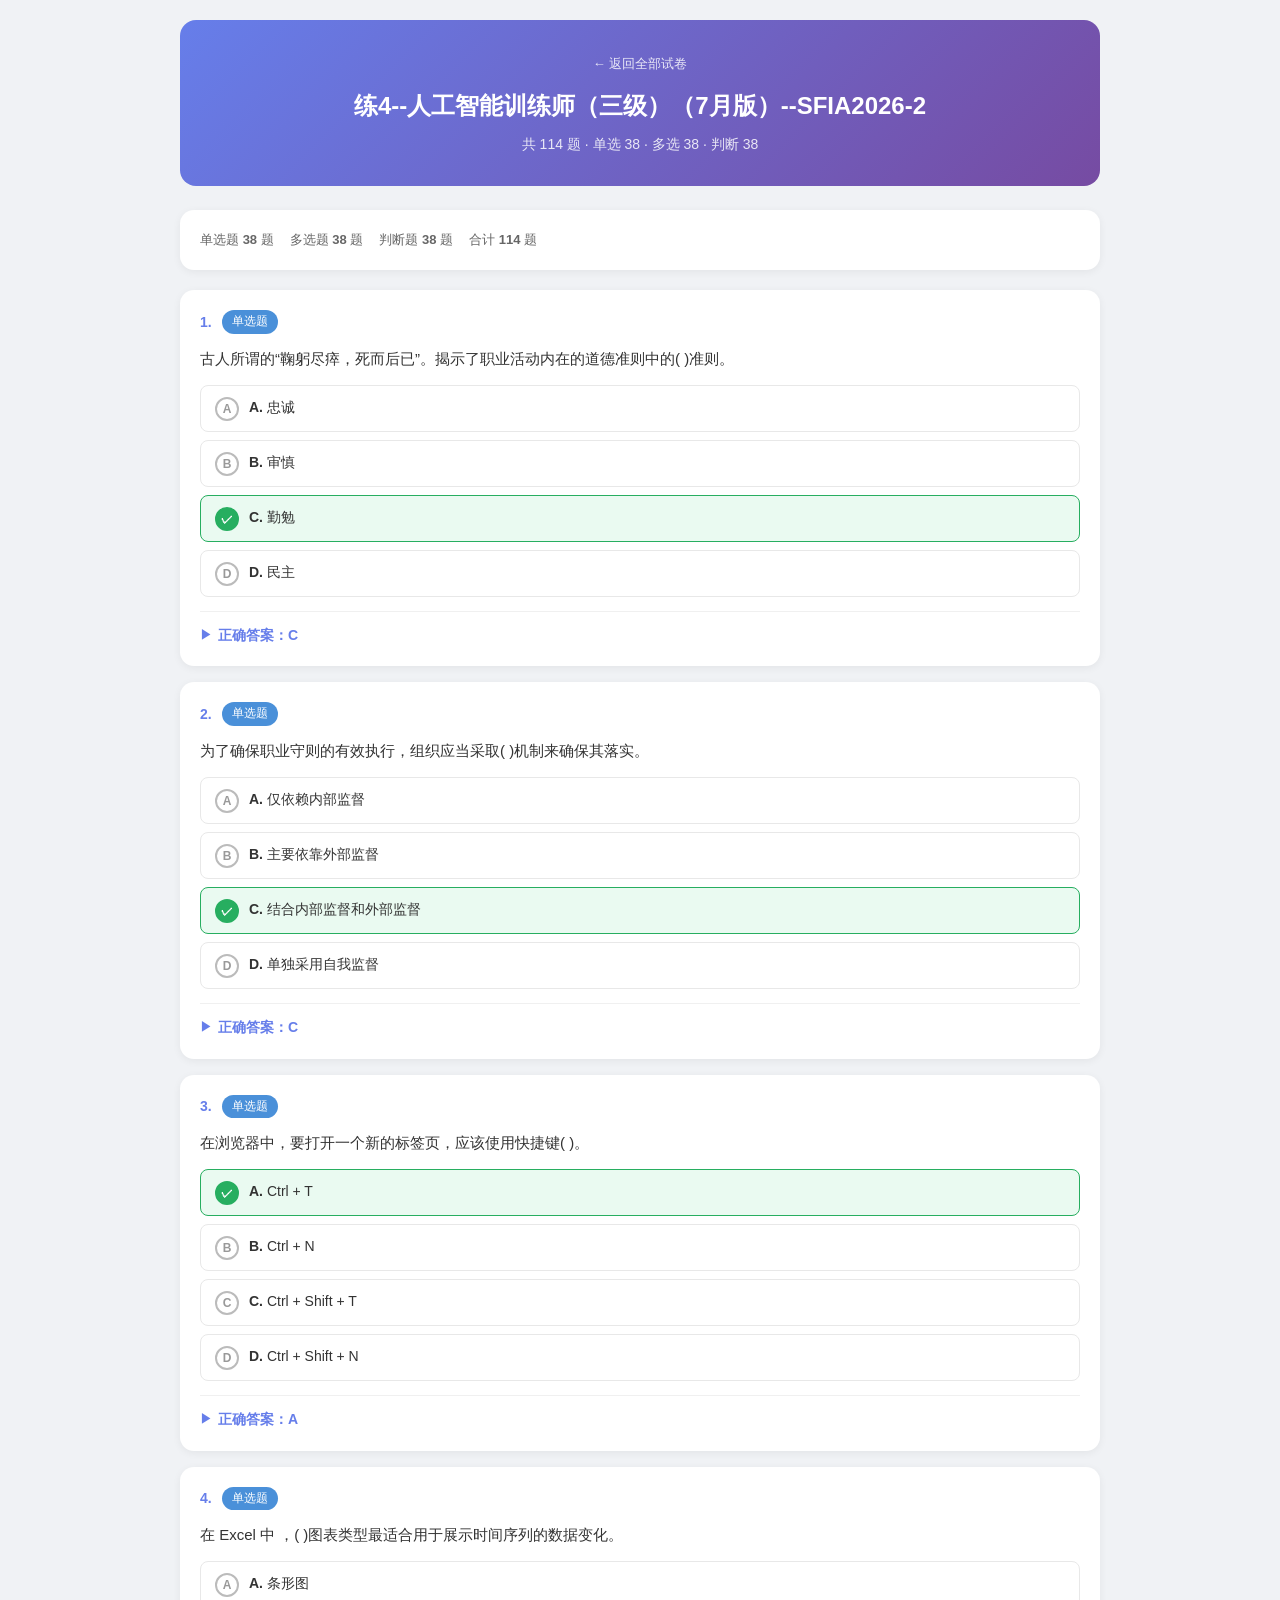
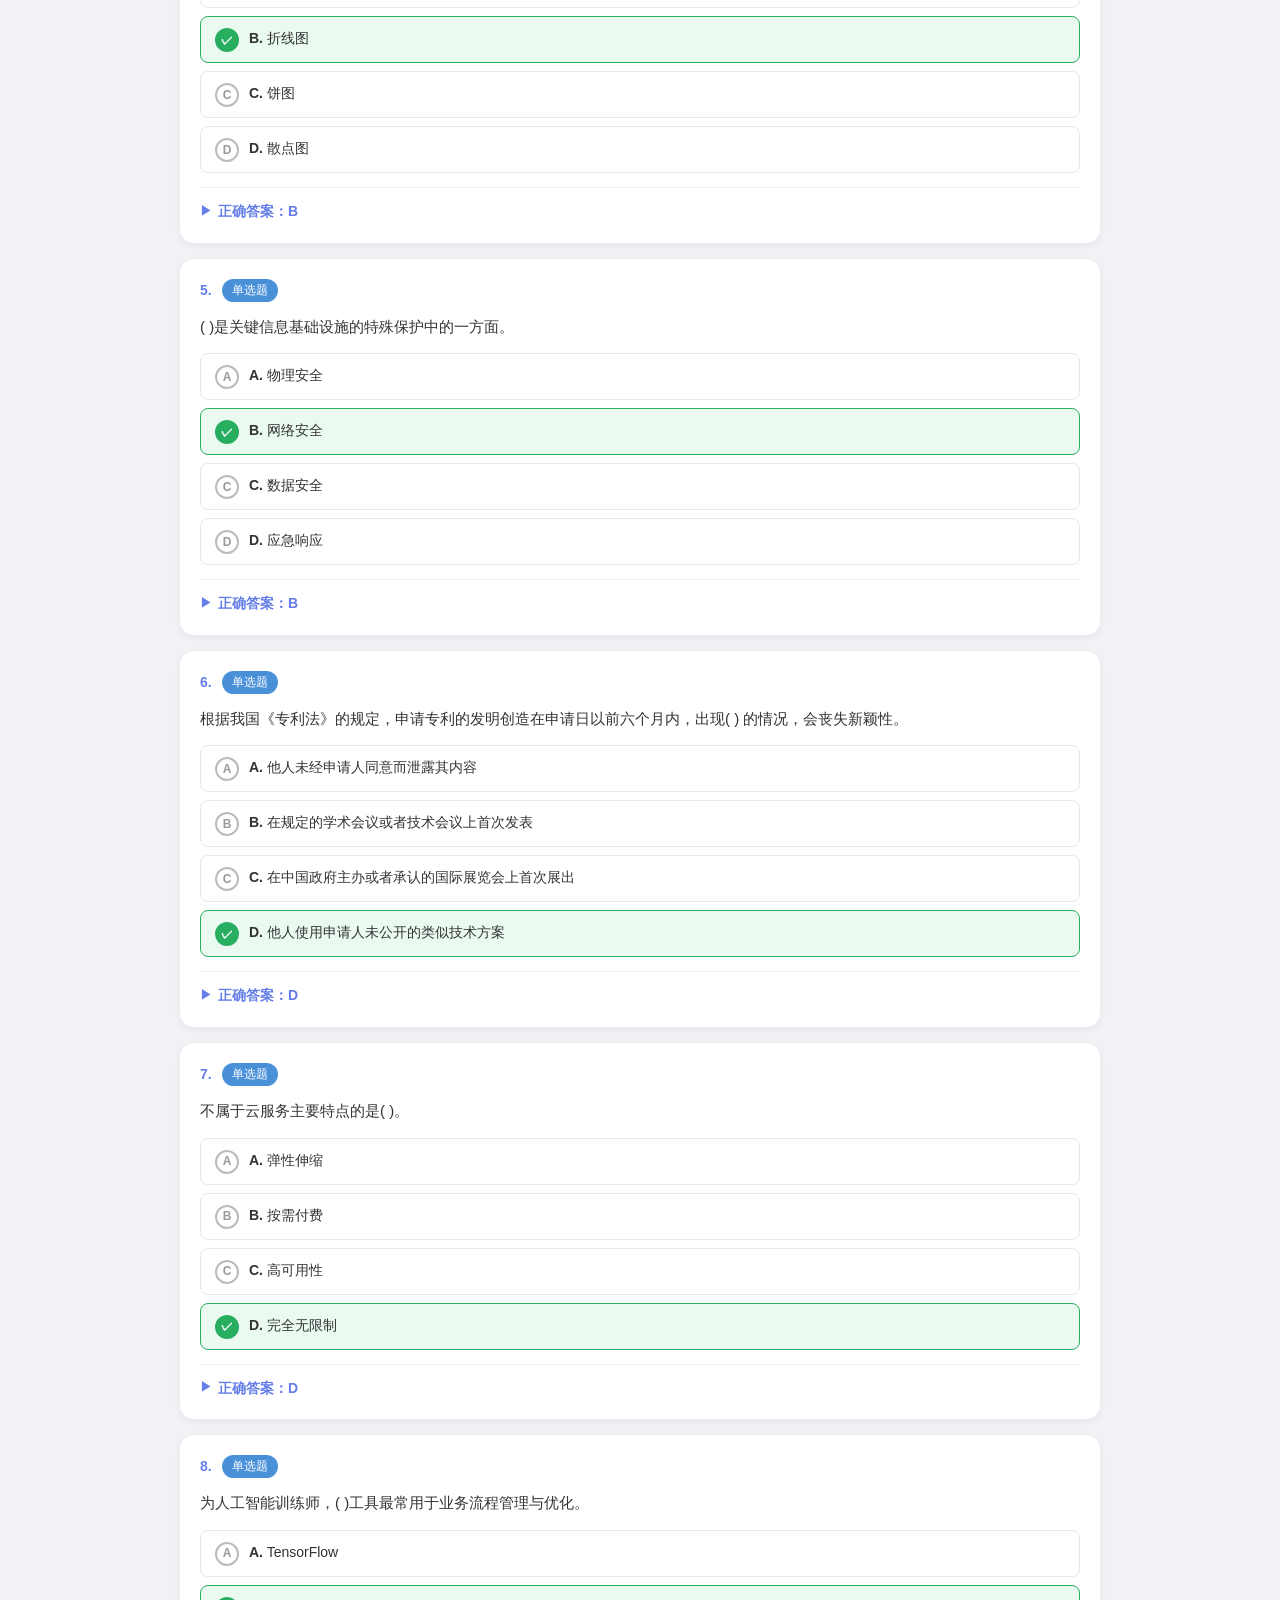
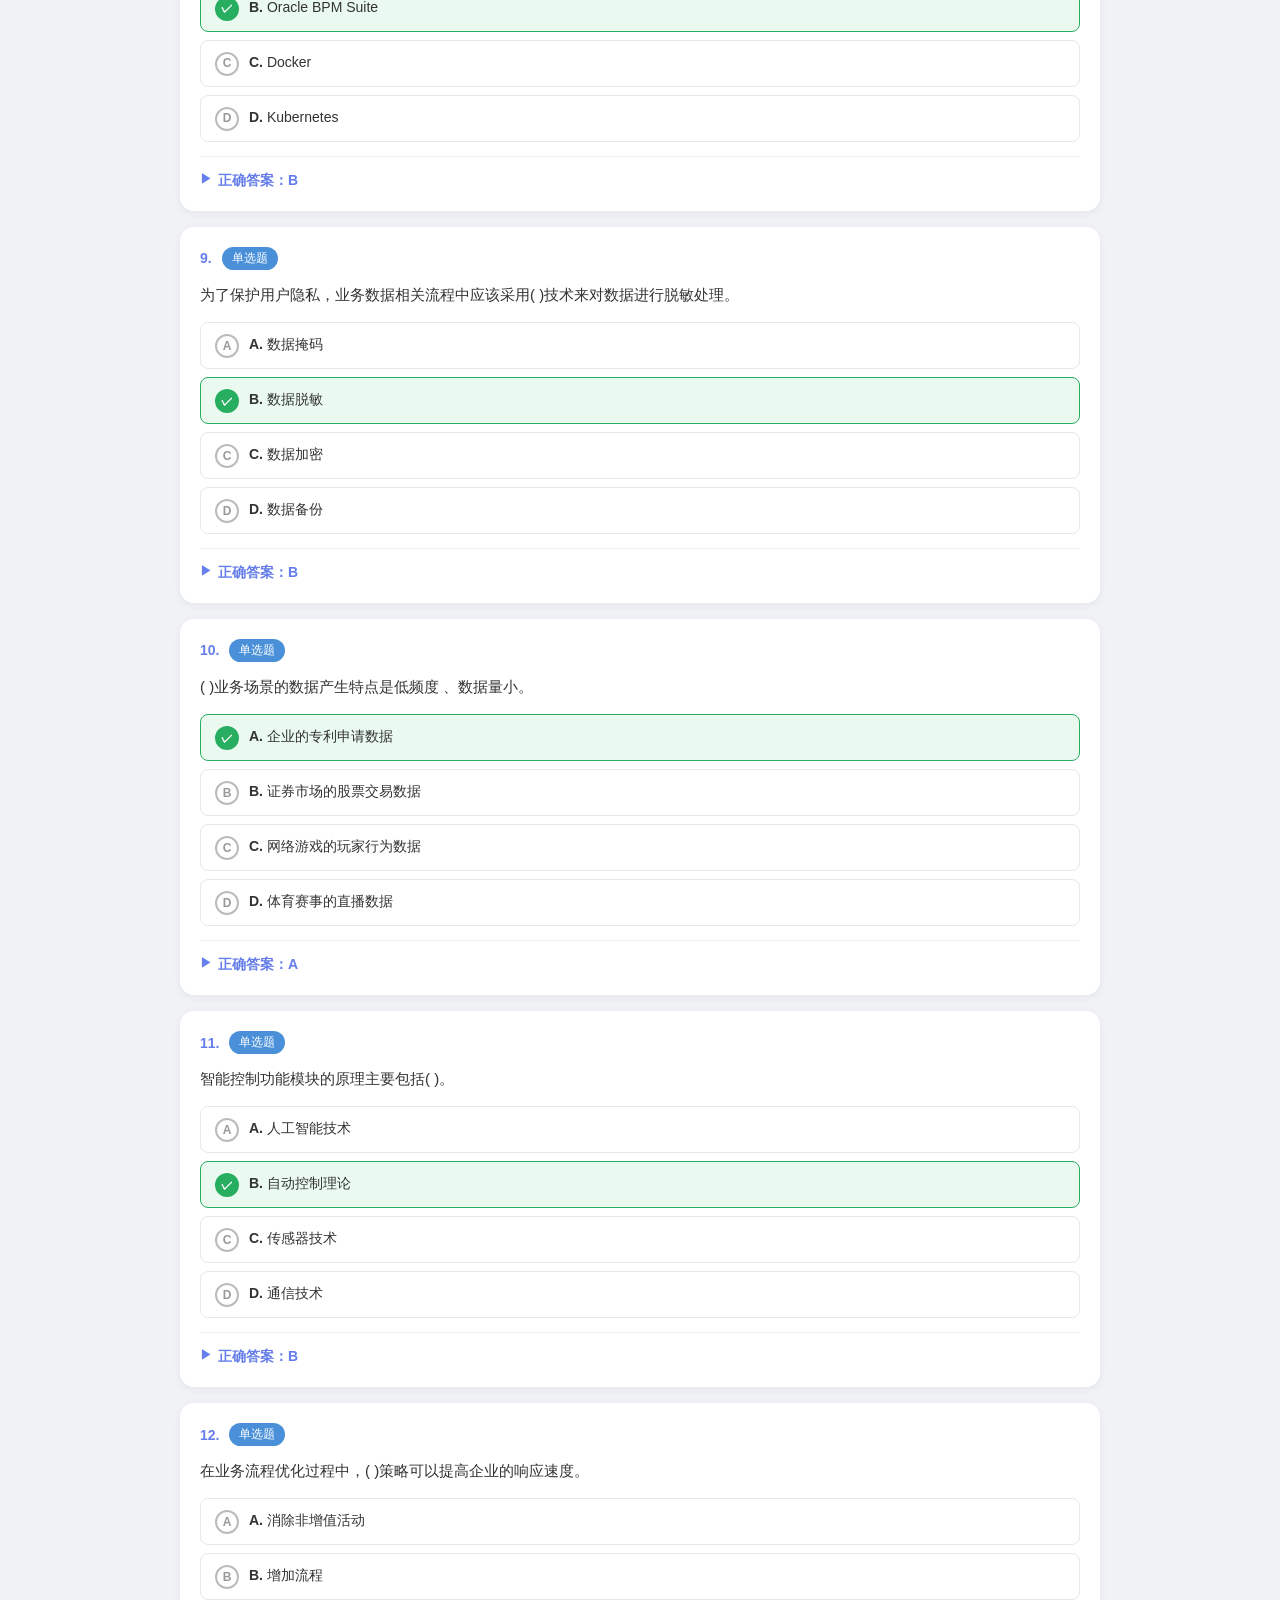
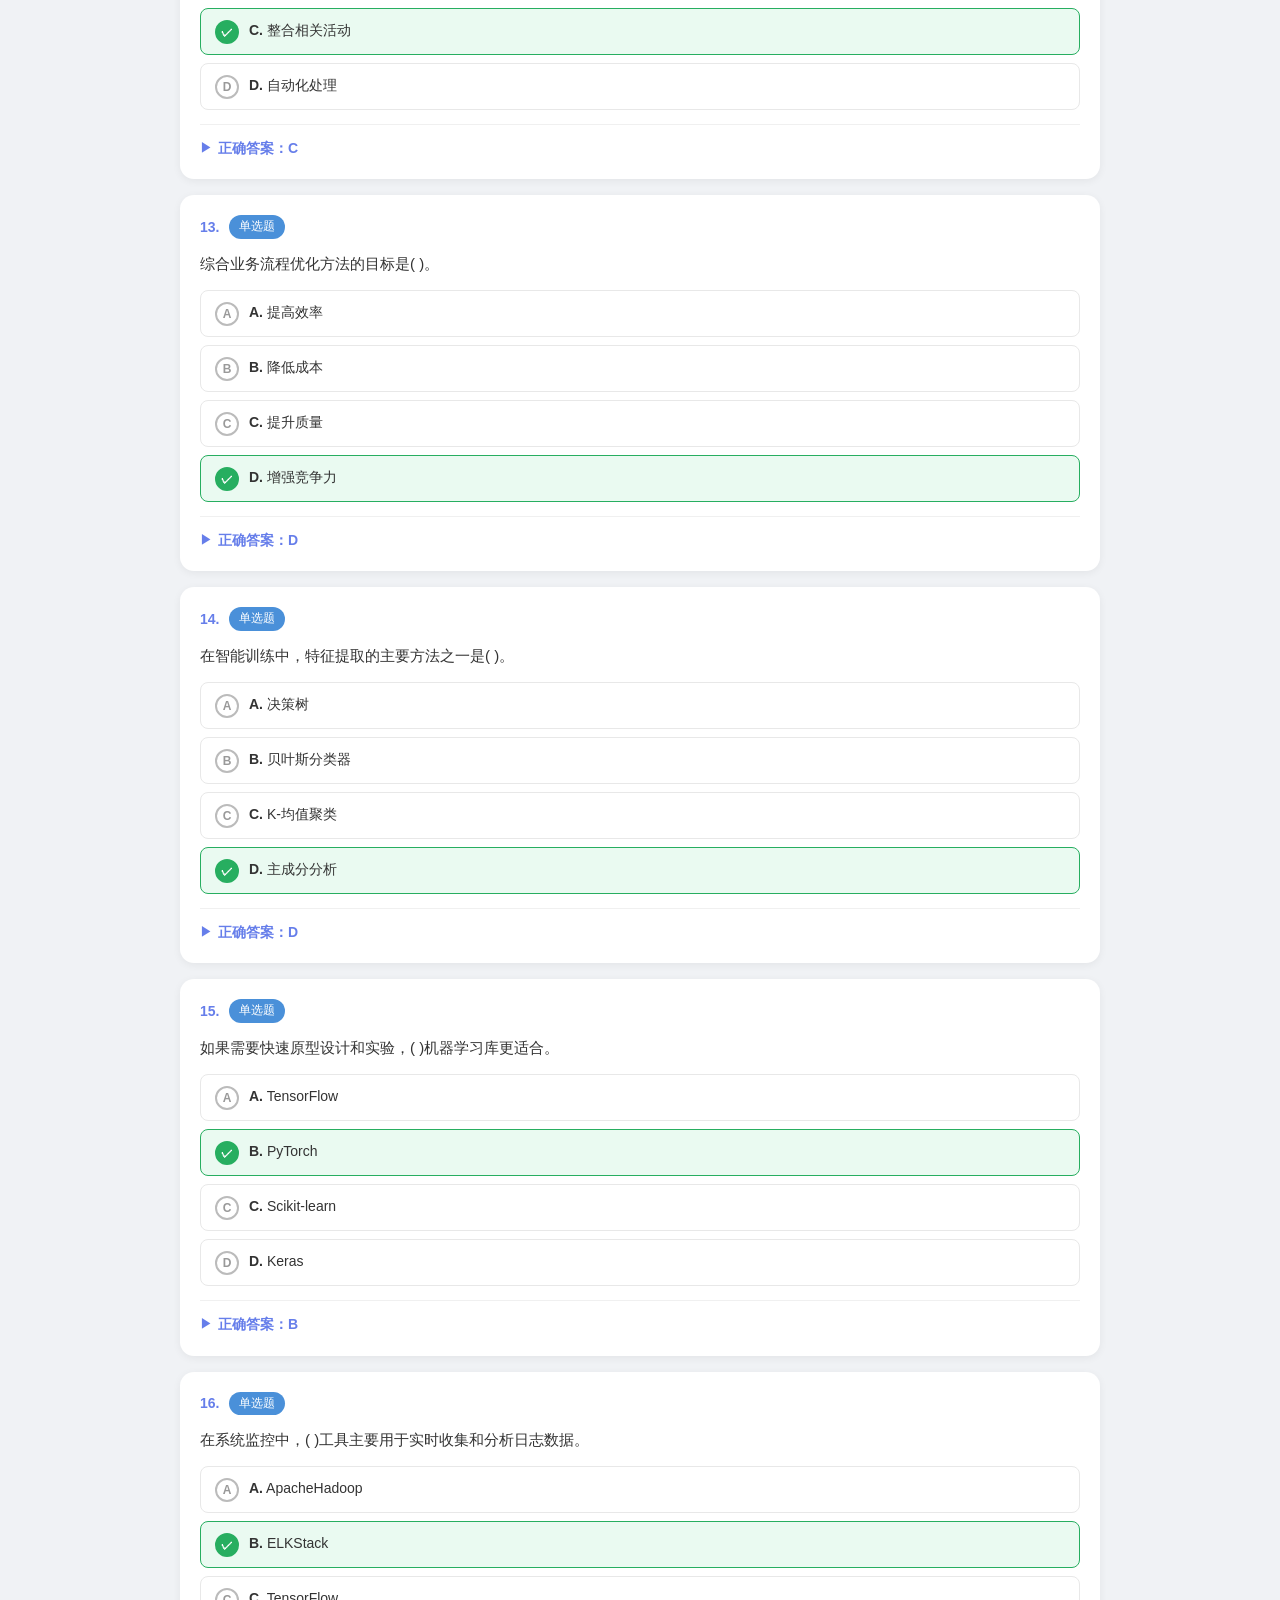
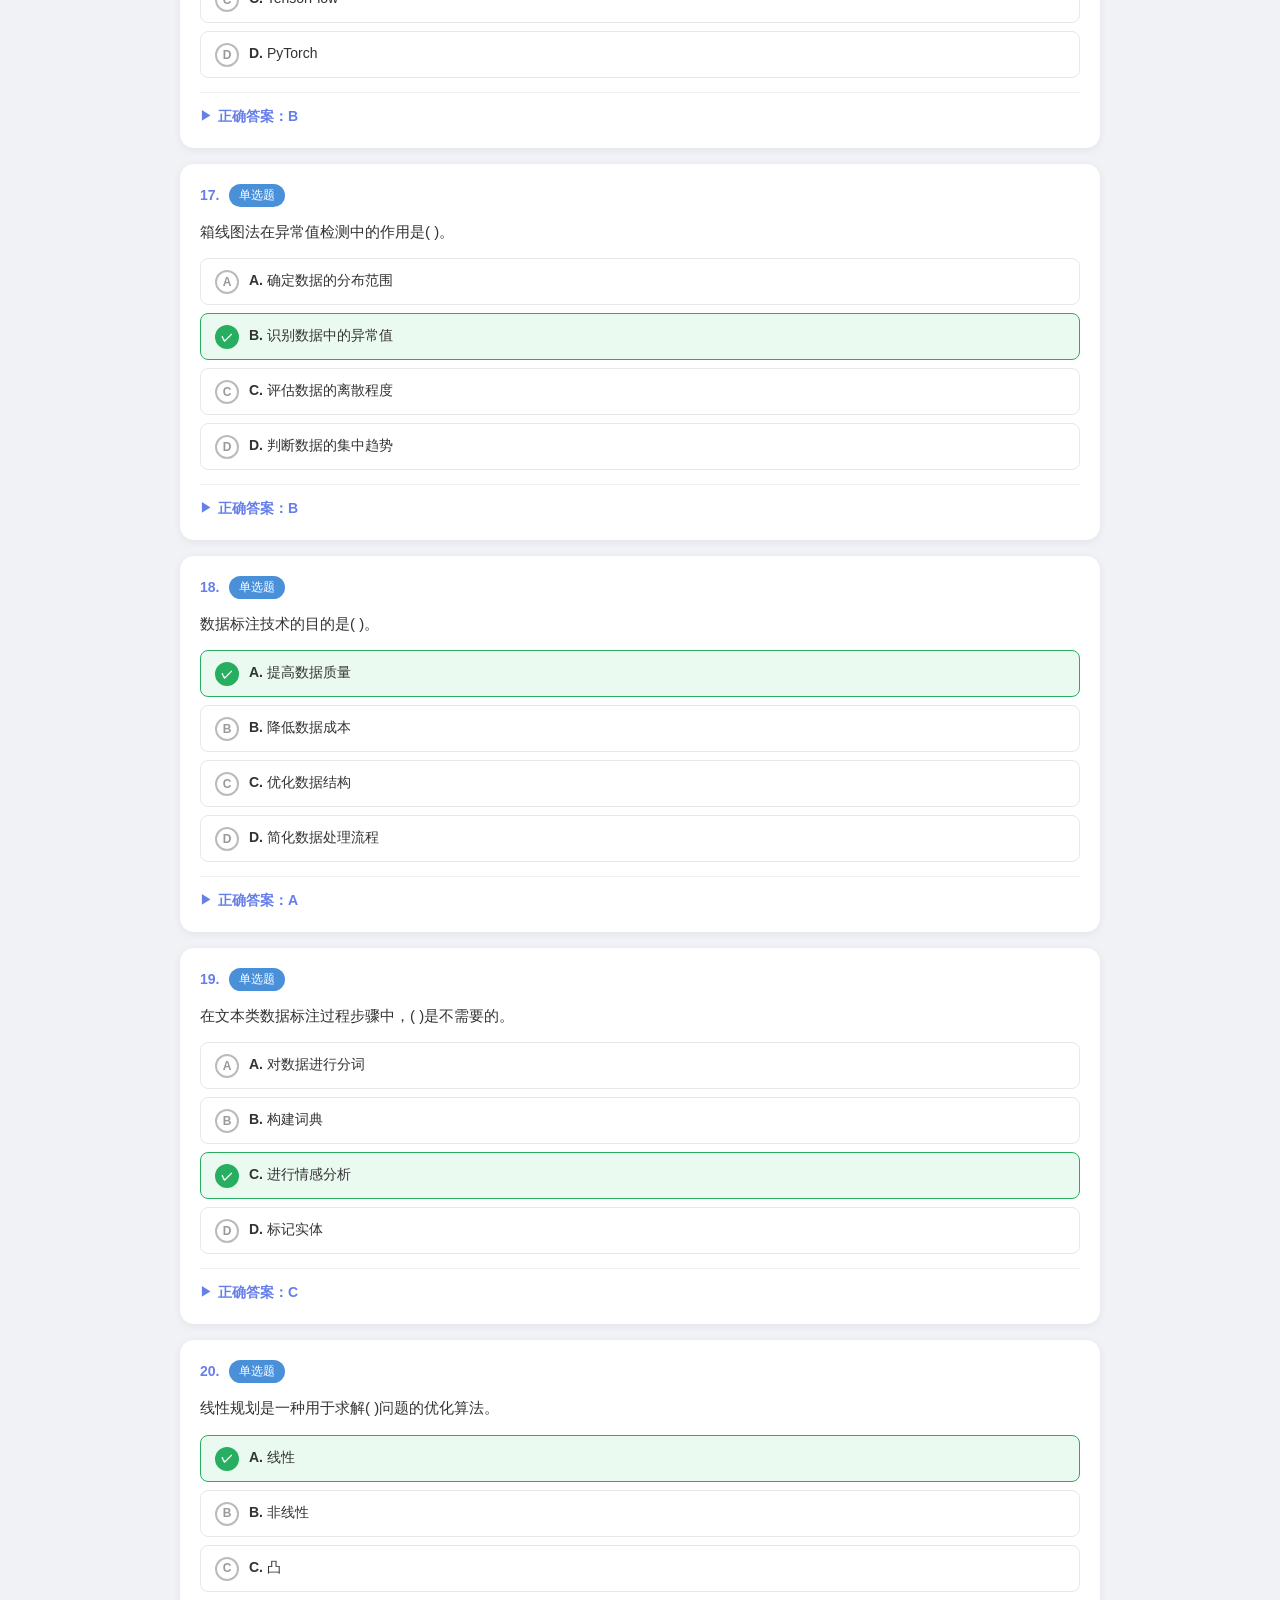
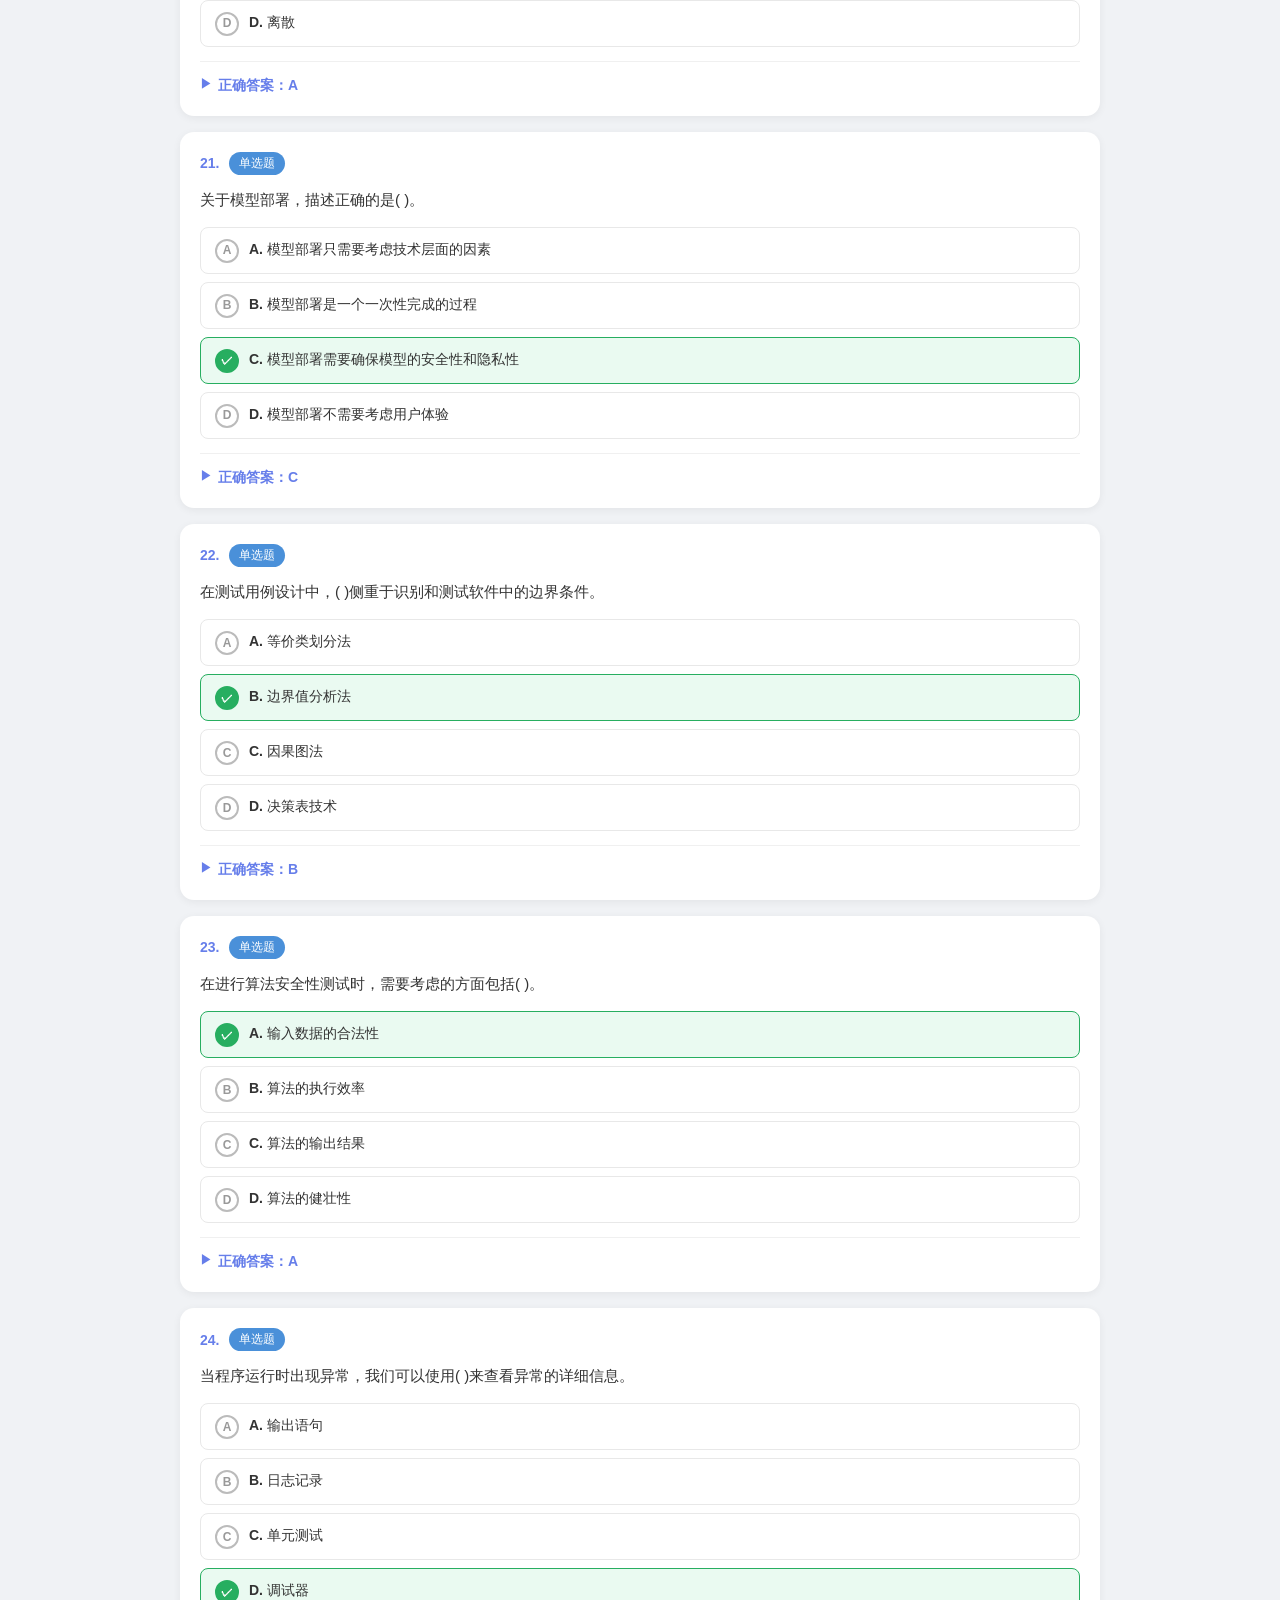
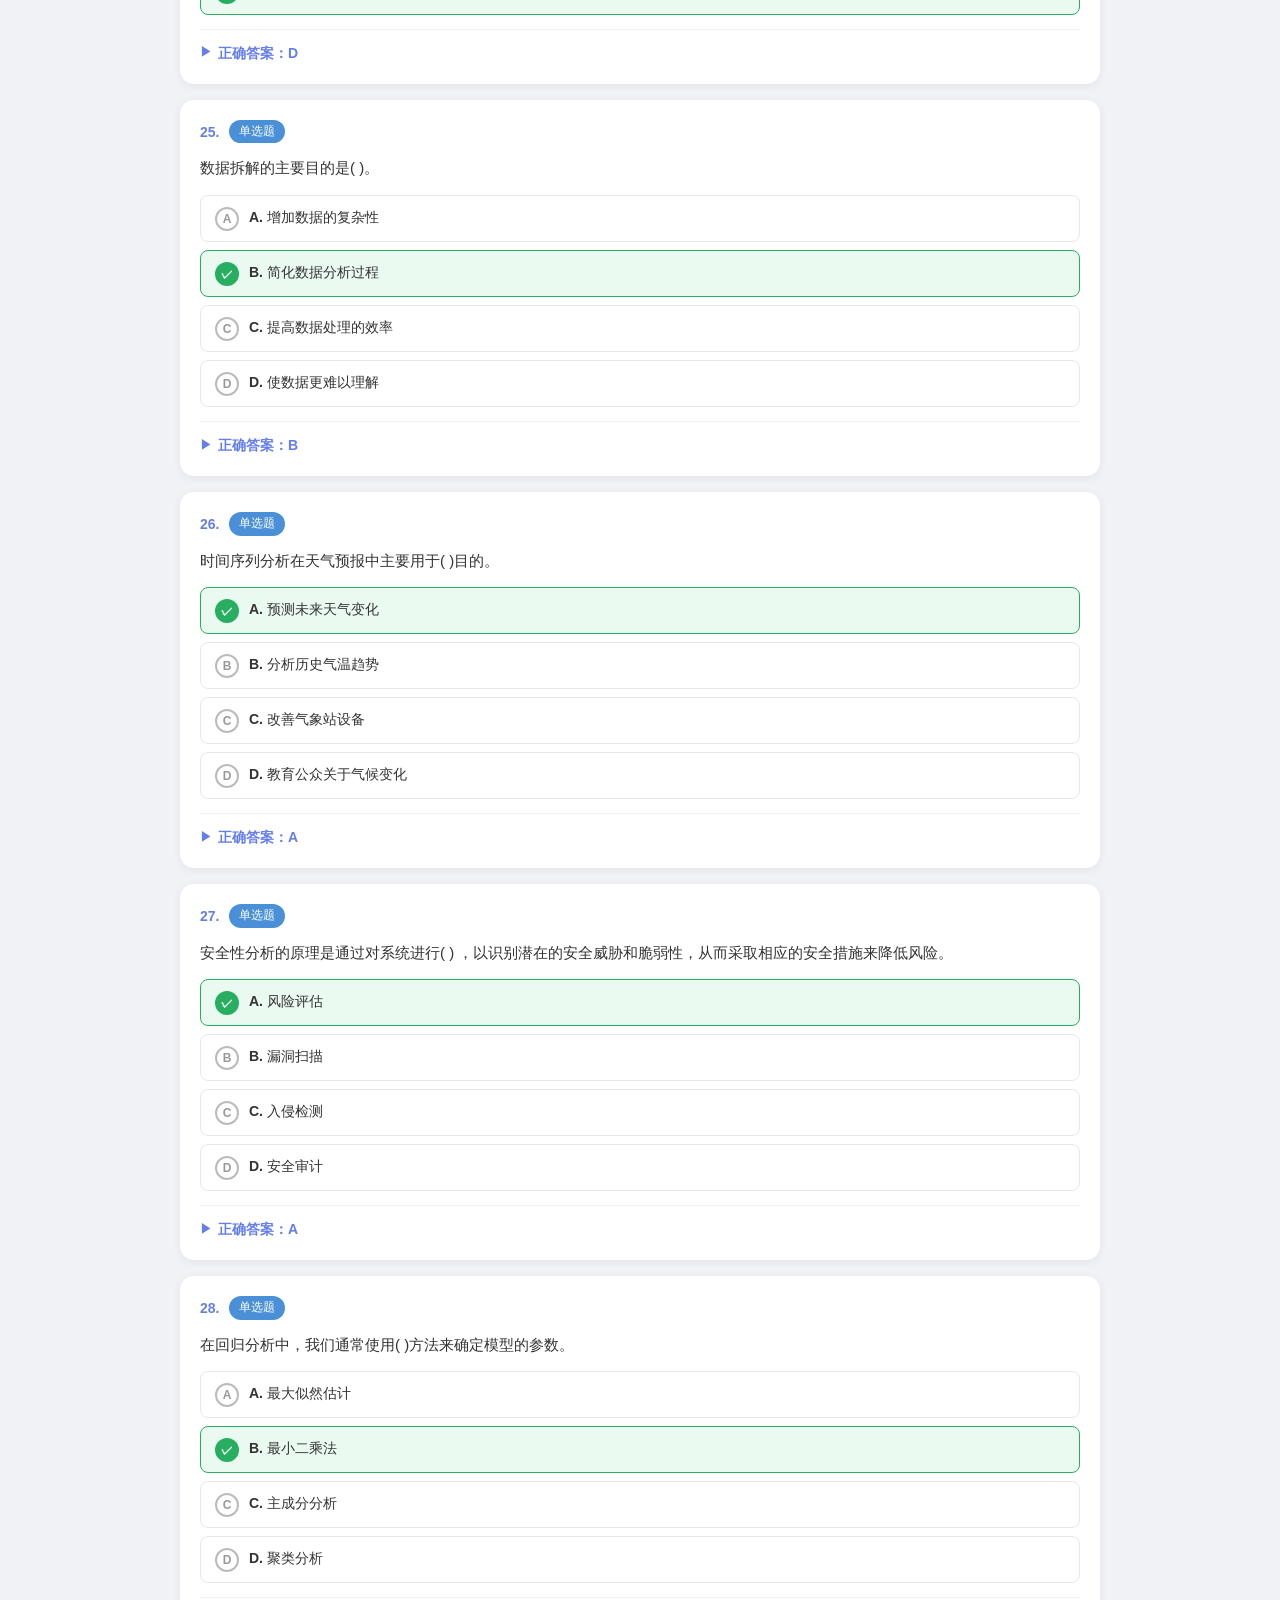
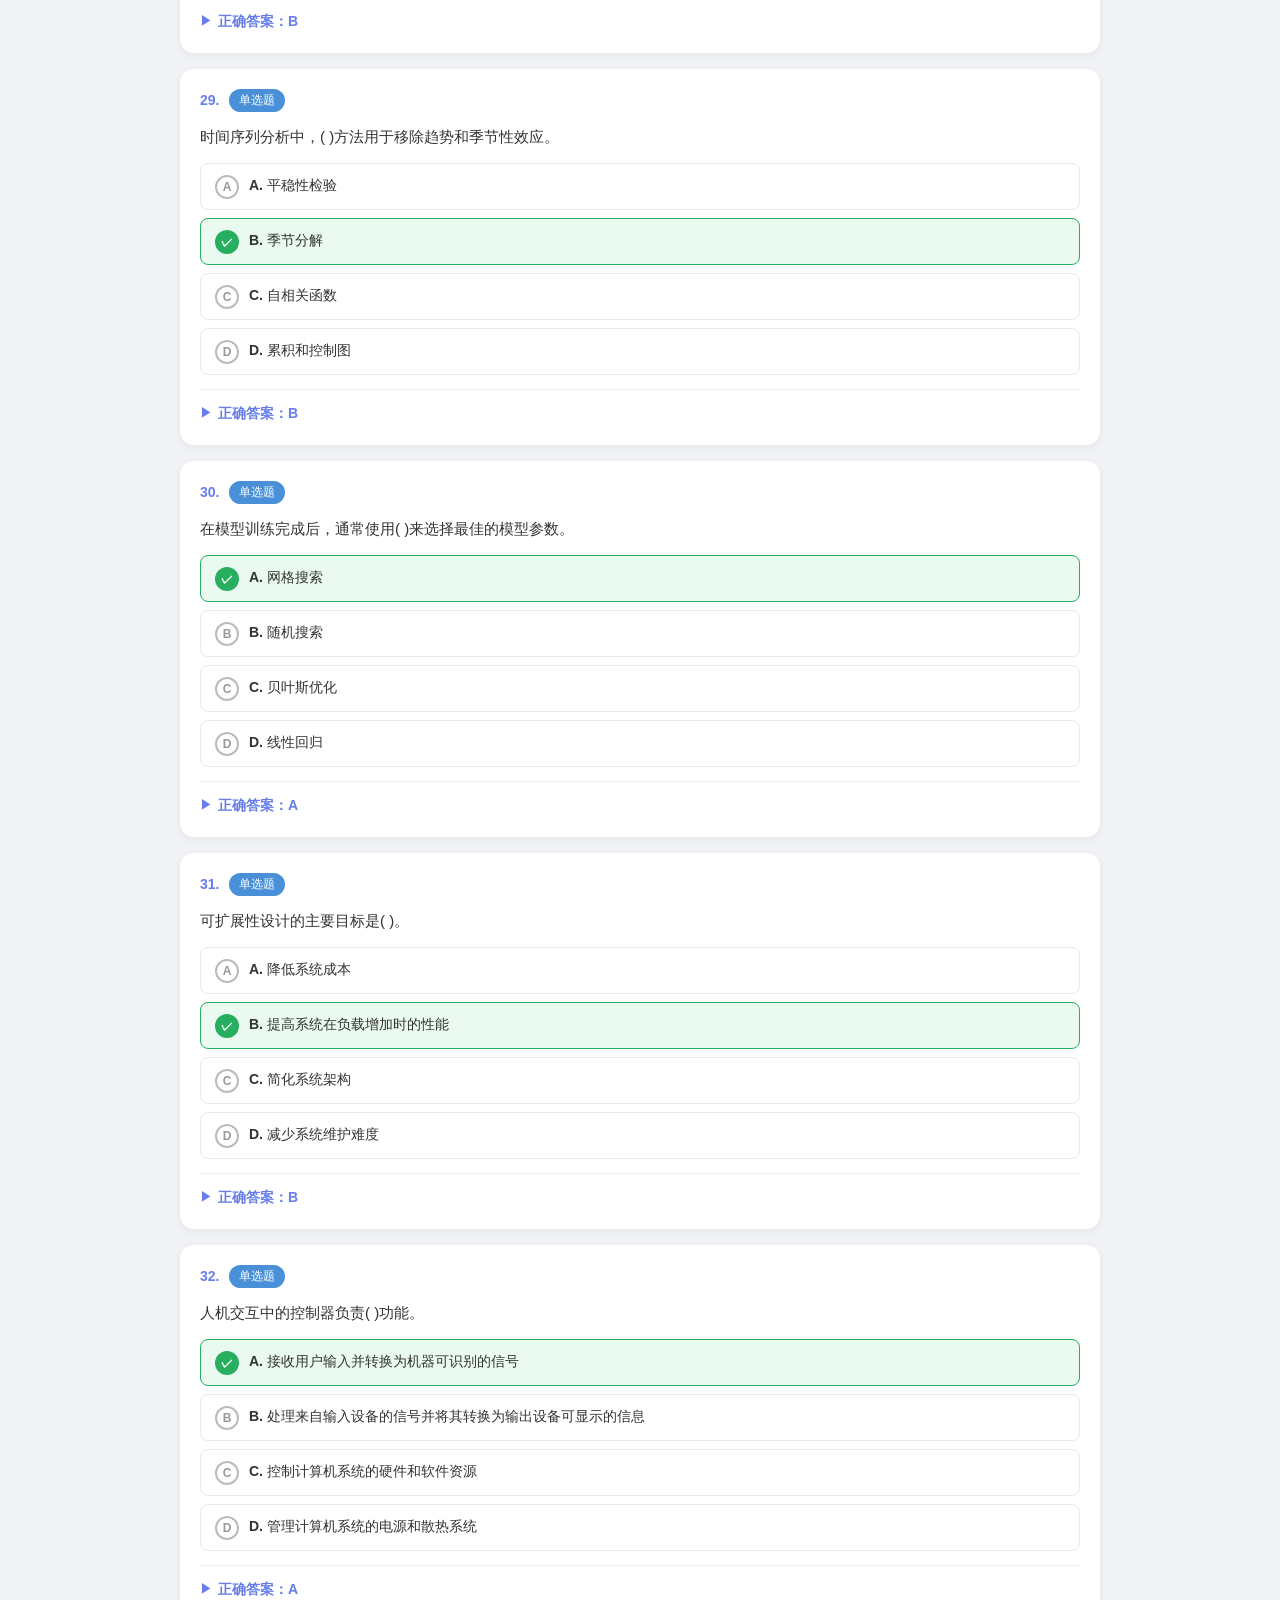
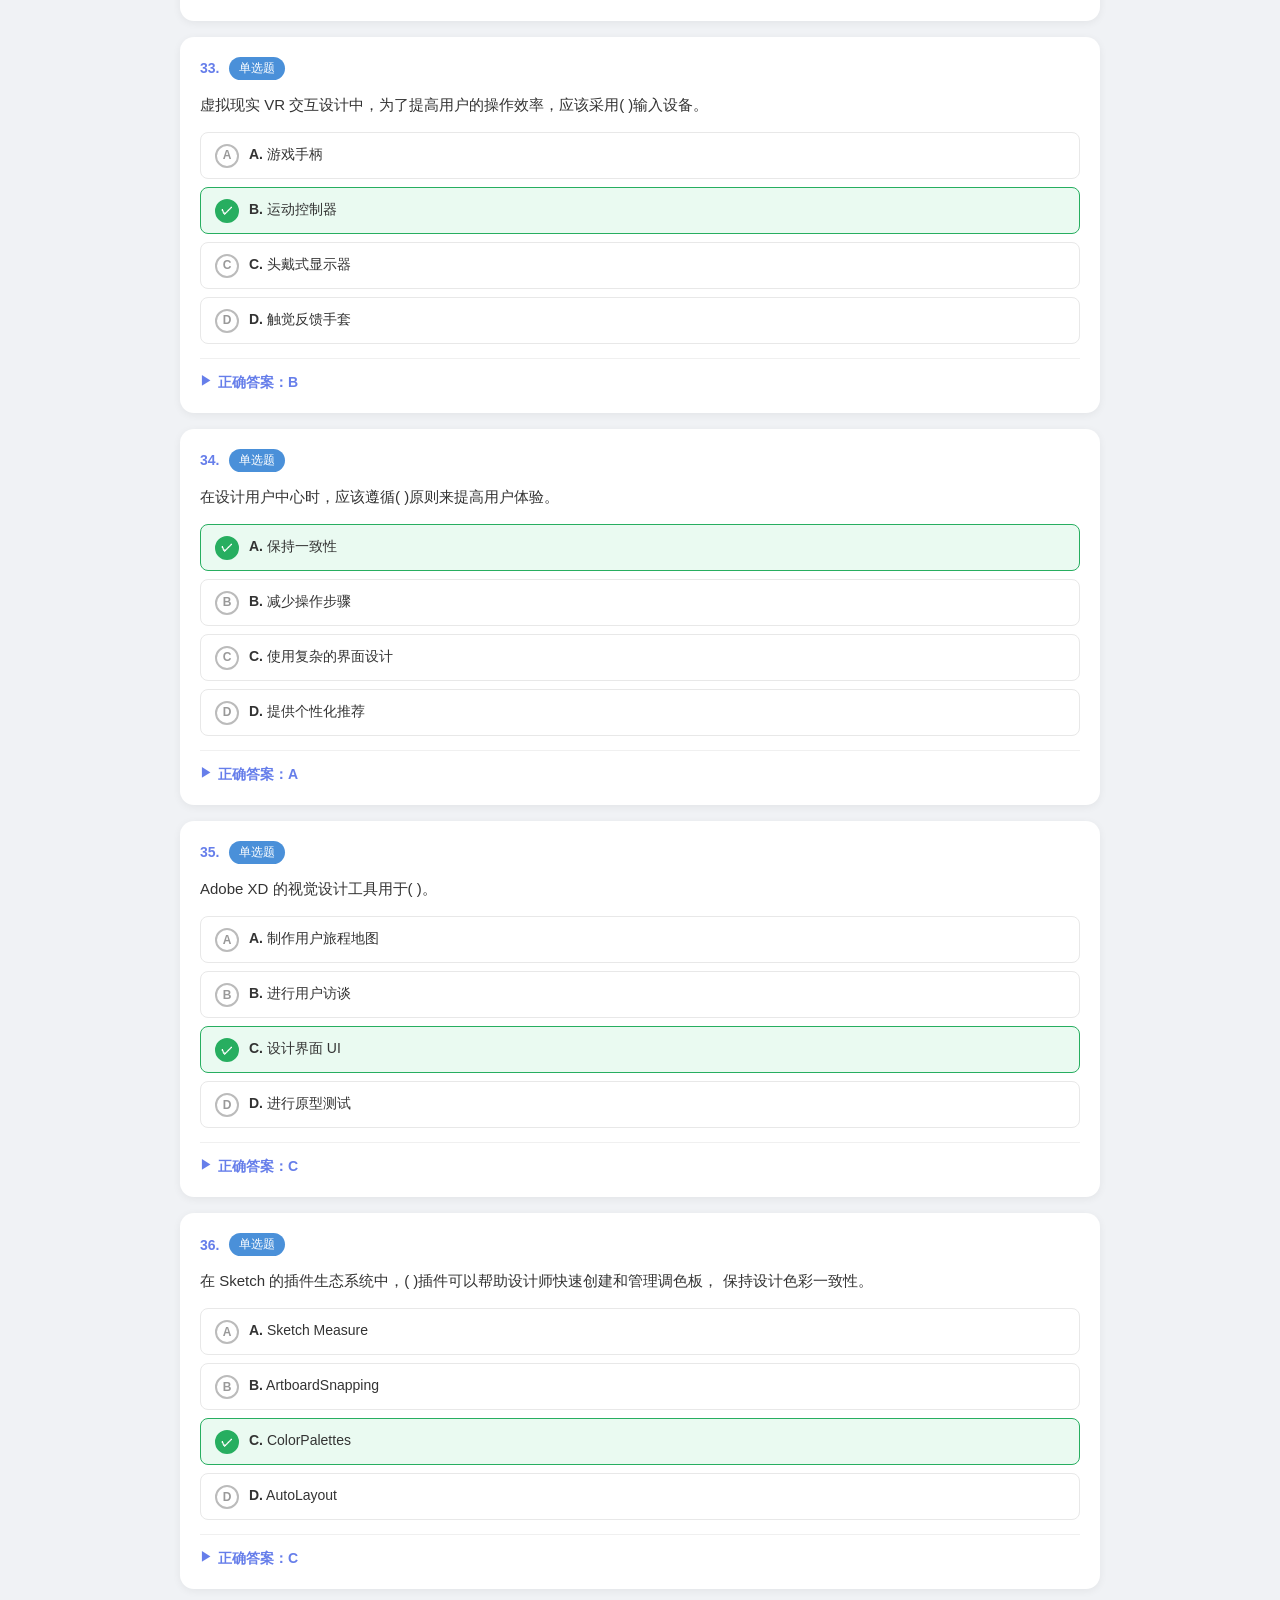
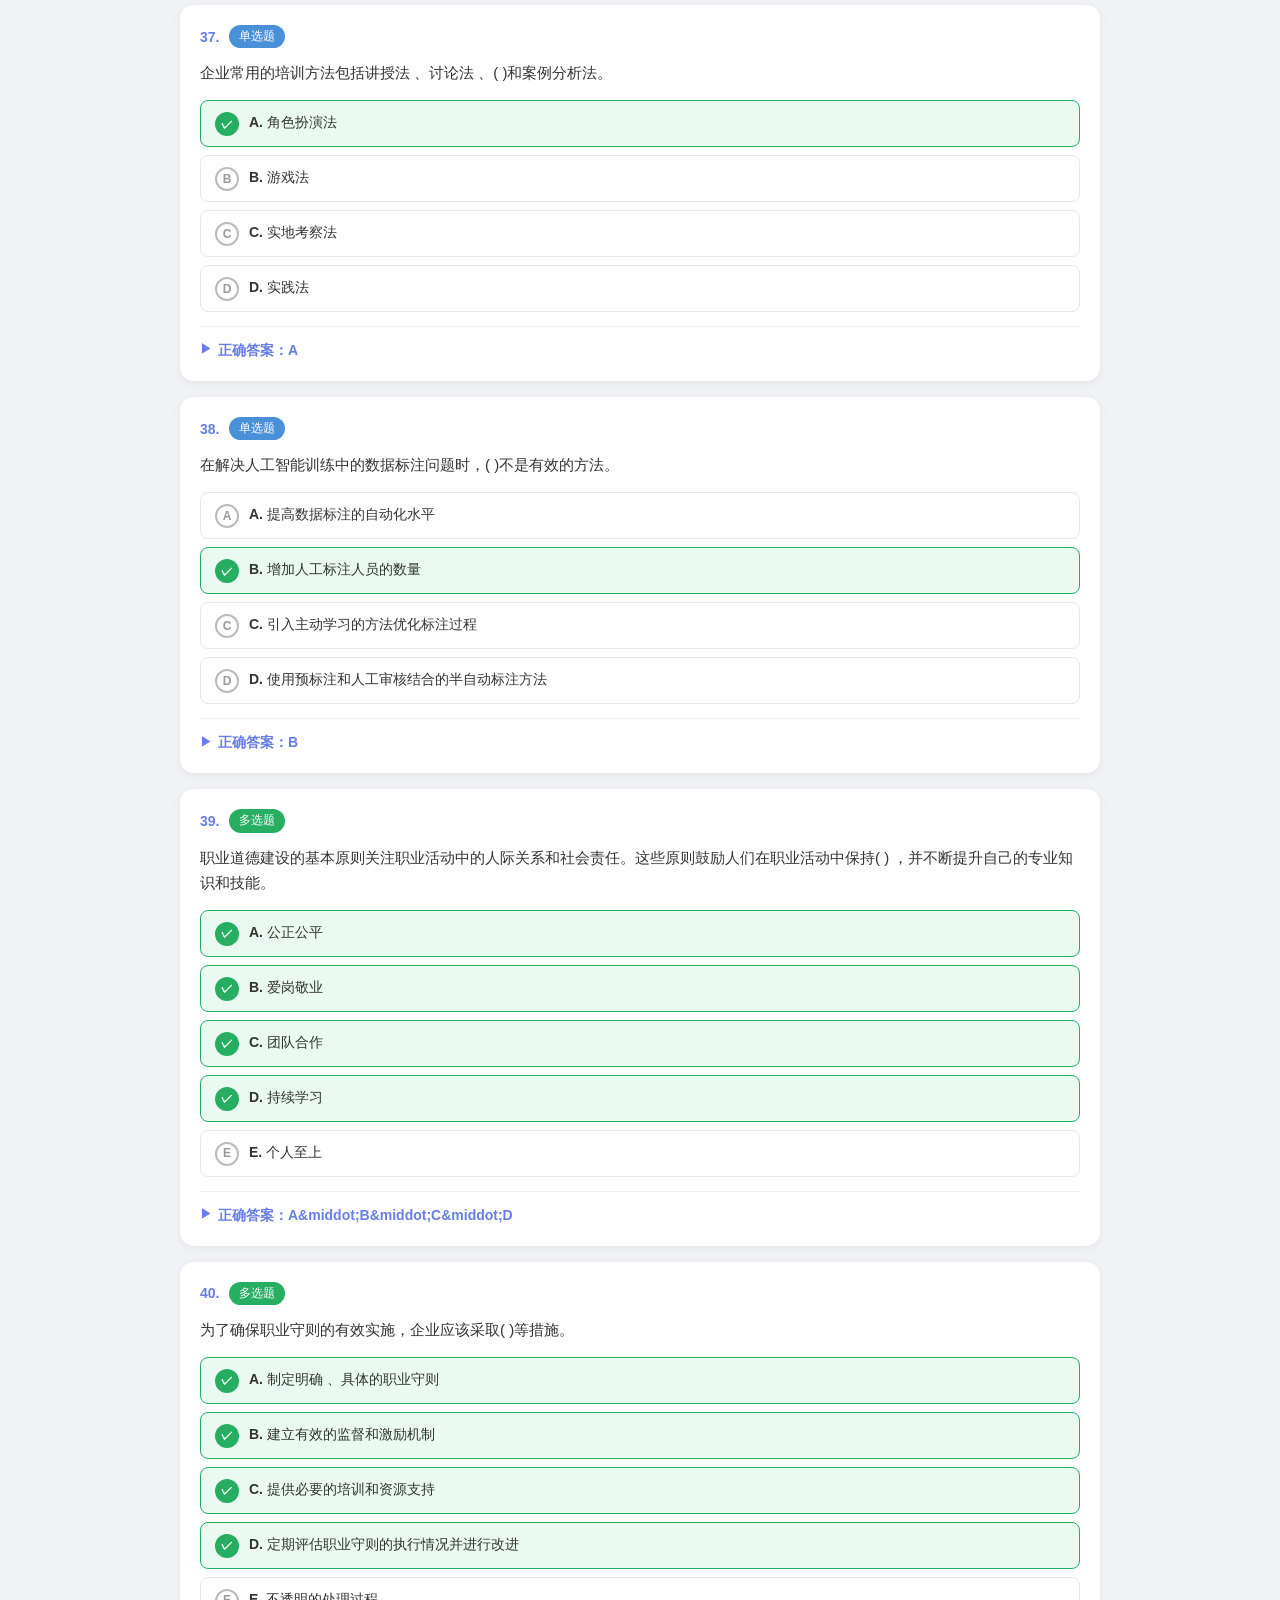
<file: exam4.html>
<!DOCTYPE html>
<html lang="zh-CN">
<head>
<meta charset="UTF-8">
<meta name="viewport" content="width=device-width, initial-scale=1.0">
<title>练4--人工智能训练师（三级）（7月版）--SFIA2026-2 - 答案解析</title>
<link rel="stylesheet" href="style.css">
</head>
<body>
<div class="container">
    <div class="app-header">
        <a href="index.html" class="header-back">&larr; 返回全部试卷</a>
        <h1>练4--人工智能训练师（三级）（7月版）--SFIA2026-2</h1>
        <p>共 114 题 &middot; 单选 38 &middot; 多选 38 &middot; 判断 38</p>
    </div>
    <div class="exam-header">
        <div class="exam-stats">
            <span class="stat">单选题 <b>38</b> 题</span>
            <span class="stat">多选题 <b>38</b> 题</span>
            <span class="stat">判断题 <b>38</b> 题</span>
            <span class="stat">合计 <b>114</b> 题</span>
        </div>
    </div>
            <div class="question-card">
                <div class="q-header">
                    <span class="q-number">1.</span>
                    <span class="q-badge badge-single">单选题</span>
                </div>
                <div class="q-content">古人所谓的“鞠躬尽瘁，死而后已”。揭示了职业活动内在的道德准则中的( )准则。</div>
                <div class="options">
                <div class="option"><span class="option-label">A</span><span class="option-text"><b>A.</b> 忠诚</span></div>
                <div class="option"><span class="option-label">B</span><span class="option-text"><b>B.</b> 审慎</span></div>
                <div class="option correct"><span class="option-label">&#10003;</span><span class="option-text"><b>C.</b> 勤勉</span></div>
                <div class="option"><span class="option-label">D</span><span class="option-text"><b>D.</b> 民主</span></div>
                </div>
                <div class="answer-section">
                    <div class="answer-toggle" onclick="toggleAnswer(this)">
                        <span class="arrow">&#9654;</span> 正确答案：C
                    </div>
                    <div class="answer-detail">
                        <div class="parsing">解释：意思是指勤勤恳恳，竭尽心力，到死为止。多用来形容人的职业态度，体现了勤勉的职业活动内在道德准则。</div>
                    </div>
                </div>
            </div>
            <div class="question-card">
                <div class="q-header">
                    <span class="q-number">2.</span>
                    <span class="q-badge badge-single">单选题</span>
                </div>
                <div class="q-content">为了确保职业守则的有效执行，组织应当采取( )机制来确保其落实。</div>
                <div class="options">
                <div class="option"><span class="option-label">A</span><span class="option-text"><b>A.</b> 仅依赖内部监督</span></div>
                <div class="option"><span class="option-label">B</span><span class="option-text"><b>B.</b> 主要依靠外部监督</span></div>
                <div class="option correct"><span class="option-label">&#10003;</span><span class="option-text"><b>C.</b> 结合内部监督和外部监督</span></div>
                <div class="option"><span class="option-label">D</span><span class="option-text"><b>D.</b> 单独采用自我监督</span></div>
                </div>
                <div class="answer-section">
                    <div class="answer-toggle" onclick="toggleAnswer(this)">
                        <span class="arrow">&#9654;</span> 正确答案：C
                    </div>
                    <div class="answer-detail">
                        <div class="parsing">解释：结合内部监督和外部监督可以更全面地确保职业守则的有效执行，既发挥内部监督的熟悉优势，又借助外部监督的客观性。</div>
                    </div>
                </div>
            </div>
            <div class="question-card">
                <div class="q-header">
                    <span class="q-number">3.</span>
                    <span class="q-badge badge-single">单选题</span>
                </div>
                <div class="q-content">在浏览器中，要打开一个新的标签页，应该使用快捷键( )。</div>
                <div class="options">
                <div class="option correct"><span class="option-label">&#10003;</span><span class="option-text"><b>A.</b> Ctrl + T</span></div>
                <div class="option"><span class="option-label">B</span><span class="option-text"><b>B.</b> Ctrl + N</span></div>
                <div class="option"><span class="option-label">C</span><span class="option-text"><b>C.</b> Ctrl + Shift + T</span></div>
                <div class="option"><span class="option-label">D</span><span class="option-text"><b>D.</b> Ctrl + Shift + N</span></div>
                </div>
                <div class="answer-section">
                    <div class="answer-toggle" onclick="toggleAnswer(this)">
                        <span class="arrow">&#9654;</span> 正确答案：A
                    </div>
                    <div class="answer-detail">
                        <div class="parsing">解释：Ctrl + T 是浏览器中打开新标签页的通用快捷键。</div>
                    </div>
                </div>
            </div>
            <div class="question-card">
                <div class="q-header">
                    <span class="q-number">4.</span>
                    <span class="q-badge badge-single">单选题</span>
                </div>
                <div class="q-content">在 Excel 中 ，( )图表类型最适合用于展示时间序列的数据变化。</div>
                <div class="options">
                <div class="option"><span class="option-label">A</span><span class="option-text"><b>A.</b> 条形图</span></div>
                <div class="option correct"><span class="option-label">&#10003;</span><span class="option-text"><b>B.</b> 折线图</span></div>
                <div class="option"><span class="option-label">C</span><span class="option-text"><b>C.</b> 饼图</span></div>
                <div class="option"><span class="option-label">D</span><span class="option-text"><b>D.</b> 散点图</span></div>
                </div>
                <div class="answer-section">
                    <div class="answer-toggle" onclick="toggleAnswer(this)">
                        <span class="arrow">&#9654;</span> 正确答案：B
                    </div>
                    <div class="answer-detail">
                        <div class="parsing">解释：折线图最适合展示时间序列数据的变化，因为它能清晰地显示数据随时间变化的趋势和波动。</div>
                    </div>
                </div>
            </div>
            <div class="question-card">
                <div class="q-header">
                    <span class="q-number">5.</span>
                    <span class="q-badge badge-single">单选题</span>
                </div>
                <div class="q-content">( )是关键信息基础设施的特殊保护中的一方面。</div>
                <div class="options">
                <div class="option"><span class="option-label">A</span><span class="option-text"><b>A.</b> 物理安全</span></div>
                <div class="option correct"><span class="option-label">&#10003;</span><span class="option-text"><b>B.</b> 网络安全</span></div>
                <div class="option"><span class="option-label">C</span><span class="option-text"><b>C.</b> 数据安全</span></div>
                <div class="option"><span class="option-label">D</span><span class="option-text"><b>D.</b> 应急响应</span></div>
                </div>
                <div class="answer-section">
                    <div class="answer-toggle" onclick="toggleAnswer(this)">
                        <span class="arrow">&#9654;</span> 正确答案：B
                    </div>
                    <div class="answer-detail">
                        <div class="parsing">解释：网络安全是保护关键信息基础设施免受网络攻击和数据泄露的重要方面。</div>
                    </div>
                </div>
            </div>
            <div class="question-card">
                <div class="q-header">
                    <span class="q-number">6.</span>
                    <span class="q-badge badge-single">单选题</span>
                </div>
                <div class="q-content">根据我国《专利法》的规定，申请专利的发明创造在申请日以前六个月内，出现( ) 的情况，会丧失新颖性。</div>
                <div class="options">
                <div class="option"><span class="option-label">A</span><span class="option-text"><b>A.</b> 他人未经申请人同意而泄露其内容</span></div>
                <div class="option"><span class="option-label">B</span><span class="option-text"><b>B.</b> 在规定的学术会议或者技术会议上首次发表</span></div>
                <div class="option"><span class="option-label">C</span><span class="option-text"><b>C.</b> 在中国政府主办或者承认的国际展览会上首次展出</span></div>
                <div class="option correct"><span class="option-label">&#10003;</span><span class="option-text"><b>D.</b> 他人使用申请人未公开的类似技术方案</span></div>
                </div>
                <div class="answer-section">
                    <div class="answer-toggle" onclick="toggleAnswer(this)">
                        <span class="arrow">&#9654;</span> 正确答案：D
                    </div>
                    <div class="answer-detail">
                        <div class="parsing">解释：他人使用申请人未公开的类似技术方案，这种情况说明技术方案已由第三方使用，并且并非上述三种法定例外情形，会导致专利申请丧失新颖性。</div>
                    </div>
                </div>
            </div>
            <div class="question-card">
                <div class="q-header">
                    <span class="q-number">7.</span>
                    <span class="q-badge badge-single">单选题</span>
                </div>
                <div class="q-content">不属于云服务主要特点的是( )。</div>
                <div class="options">
                <div class="option"><span class="option-label">A</span><span class="option-text"><b>A.</b> 弹性伸缩</span></div>
                <div class="option"><span class="option-label">B</span><span class="option-text"><b>B.</b> 按需付费</span></div>
                <div class="option"><span class="option-label">C</span><span class="option-text"><b>C.</b> 高可用性</span></div>
                <div class="option correct"><span class="option-label">&#10003;</span><span class="option-text"><b>D.</b> 完全无限制</span></div>
                </div>
                <div class="answer-section">
                    <div class="answer-toggle" onclick="toggleAnswer(this)">
                        <span class="arrow">&#9654;</span> 正确答案：D
                    </div>
                    <div class="answer-detail">
                        <div class="parsing">解释：完全无限制不属于云服务的主要特点，云服务虽然具有弹性伸缩、按需付费和高可用性等特点，但仍受限于资源、安全和合规性等方面的限制。</div>
                    </div>
                </div>
            </div>
            <div class="question-card">
                <div class="q-header">
                    <span class="q-number">8.</span>
                    <span class="q-badge badge-single">单选题</span>
                </div>
                <div class="q-content">为人工智能训练师，( )工具最常用于业务流程管理与优化。</div>
                <div class="options">
                <div class="option"><span class="option-label">A</span><span class="option-text"><b>A.</b> TensorFlow</span></div>
                <div class="option correct"><span class="option-label">&#10003;</span><span class="option-text"><b>B.</b> Oracle BPM Suite</span></div>
                <div class="option"><span class="option-label">C</span><span class="option-text"><b>C.</b> Docker</span></div>
                <div class="option"><span class="option-label">D</span><span class="option-text"><b>D.</b> Kubernetes</span></div>
                </div>
                <div class="answer-section">
                    <div class="answer-toggle" onclick="toggleAnswer(this)">
                        <span class="arrow">&#9654;</span> 正确答案：B
                    </div>
                    <div class="answer-detail">
                        <div class="parsing">解释：Oracle BPM Suite 是专门用于业务流程管理与优化的工具，而其他选项主要用于机器学习框架（A）、容器化（C）或容器编排（D）。</div>
                    </div>
                </div>
            </div>
            <div class="question-card">
                <div class="q-header">
                    <span class="q-number">9.</span>
                    <span class="q-badge badge-single">单选题</span>
                </div>
                <div class="q-content">为了保护用户隐私，业务数据相关流程中应该采用( )技术来对数据进行脱敏处理。</div>
                <div class="options">
                <div class="option"><span class="option-label">A</span><span class="option-text"><b>A.</b> 数据掩码</span></div>
                <div class="option correct"><span class="option-label">&#10003;</span><span class="option-text"><b>B.</b> 数据脱敏</span></div>
                <div class="option"><span class="option-label">C</span><span class="option-text"><b>C.</b> 数据加密</span></div>
                <div class="option"><span class="option-label">D</span><span class="option-text"><b>D.</b> 数据备份</span></div>
                </div>
                <div class="answer-section">
                    <div class="answer-toggle" onclick="toggleAnswer(this)">
                        <span class="arrow">&#9654;</span> 正确答案：B
                    </div>
                    <div class="answer-detail">
                        <div class="parsing">解释：数据脱敏技术专门用于保护隐私，通过替换、屏蔽或扰乱原始数据中的敏感信息，确保数据在非生产环境中可用但不可识别个人身份。</div>
                    </div>
                </div>
            </div>
            <div class="question-card">
                <div class="q-header">
                    <span class="q-number">10.</span>
                    <span class="q-badge badge-single">单选题</span>
                </div>
                <div class="q-content">( )业务场景的数据产生特点是低频度 、数据量小。</div>
                <div class="options">
                <div class="option correct"><span class="option-label">&#10003;</span><span class="option-text"><b>A.</b> 企业的专利申请数据</span></div>
                <div class="option"><span class="option-label">B</span><span class="option-text"><b>B.</b> 证券市场的股票交易数据</span></div>
                <div class="option"><span class="option-label">C</span><span class="option-text"><b>C.</b> 网络游戏的玩家行为数据</span></div>
                <div class="option"><span class="option-label">D</span><span class="option-text"><b>D.</b> 体育赛事的直播数据</span></div>
                </div>
                <div class="answer-section">
                    <div class="answer-toggle" onclick="toggleAnswer(this)">
                        <span class="arrow">&#9654;</span> 正确答案：A
                    </div>
                    <div class="answer-detail">
                        <div class="parsing">解释：企业的专利申请数据产生频率较低且数据量较小，而其他选项（股票交易、玩家行为、直播数据）都是高频度、大数据量的场景。</div>
                    </div>
                </div>
            </div>
            <div class="question-card">
                <div class="q-header">
                    <span class="q-number">11.</span>
                    <span class="q-badge badge-single">单选题</span>
                </div>
                <div class="q-content">智能控制功能模块的原理主要包括( )。</div>
                <div class="options">
                <div class="option"><span class="option-label">A</span><span class="option-text"><b>A.</b> 人工智能技术</span></div>
                <div class="option correct"><span class="option-label">&#10003;</span><span class="option-text"><b>B.</b> 自动控制理论</span></div>
                <div class="option"><span class="option-label">C</span><span class="option-text"><b>C.</b> 传感器技术</span></div>
                <div class="option"><span class="option-label">D</span><span class="option-text"><b>D.</b> 通信技术</span></div>
                </div>
                <div class="answer-section">
                    <div class="answer-toggle" onclick="toggleAnswer(this)">
                        <span class="arrow">&#9654;</span> 正确答案：B
                    </div>
                    <div class="answer-detail">
                        <div class="parsing">解释：自动控制理论是智能控制功能模块的核心原理，其他选项是辅助技术。</div>
                    </div>
                </div>
            </div>
            <div class="question-card">
                <div class="q-header">
                    <span class="q-number">12.</span>
                    <span class="q-badge badge-single">单选题</span>
                </div>
                <div class="q-content">在业务流程优化过程中，( )策略可以提高企业的响应速度。</div>
                <div class="options">
                <div class="option"><span class="option-label">A</span><span class="option-text"><b>A.</b> 消除非增值活动</span></div>
                <div class="option"><span class="option-label">B</span><span class="option-text"><b>B.</b> 增加流程</span></div>
                <div class="option correct"><span class="option-label">&#10003;</span><span class="option-text"><b>C.</b> 整合相关活动</span></div>
                <div class="option"><span class="option-label">D</span><span class="option-text"><b>D.</b> 自动化处理</span></div>
                </div>
                <div class="answer-section">
                    <div class="answer-toggle" onclick="toggleAnswer(this)">
                        <span class="arrow">&#9654;</span> 正确答案：C
                    </div>
                    <div class="answer-detail">
                        <div class="parsing">解释：通过合并分散的步骤、减少交接延迟，能显著缩短流程周期，直接提升响应速度。</div>
                    </div>
                </div>
            </div>
            <div class="question-card">
                <div class="q-header">
                    <span class="q-number">13.</span>
                    <span class="q-badge badge-single">单选题</span>
                </div>
                <div class="q-content">综合业务流程优化方法的目标是( )。</div>
                <div class="options">
                <div class="option"><span class="option-label">A</span><span class="option-text"><b>A.</b> 提高效率</span></div>
                <div class="option"><span class="option-label">B</span><span class="option-text"><b>B.</b> 降低成本</span></div>
                <div class="option"><span class="option-label">C</span><span class="option-text"><b>C.</b> 提升质量</span></div>
                <div class="option correct"><span class="option-label">&#10003;</span><span class="option-text"><b>D.</b> 增强竞争力</span></div>
                </div>
                <div class="answer-section">
                    <div class="answer-toggle" onclick="toggleAnswer(this)">
                        <span class="arrow">&#9654;</span> 正确答案：D
                    </div>
                    <div class="answer-detail">
                        <div class="parsing">解释：虽然提高效率、降低成本和提升质量都是综合业务流程优化方法的重要目标，但从更宏观和全面的角度来看，这些目标的最终指向都是增强企业的竞争力。</div>
                    </div>
                </div>
            </div>
            <div class="question-card">
                <div class="q-header">
                    <span class="q-number">14.</span>
                    <span class="q-badge badge-single">单选题</span>
                </div>
                <div class="q-content">在智能训练中，特征提取的主要方法之一是( )。</div>
                <div class="options">
                <div class="option"><span class="option-label">A</span><span class="option-text"><b>A.</b> 决策树</span></div>
                <div class="option"><span class="option-label">B</span><span class="option-text"><b>B.</b> 贝叶斯分类器</span></div>
                <div class="option"><span class="option-label">C</span><span class="option-text"><b>C.</b> K-均值聚类</span></div>
                <div class="option correct"><span class="option-label">&#10003;</span><span class="option-text"><b>D.</b> 主成分分析</span></div>
                </div>
                <div class="answer-section">
                    <div class="answer-toggle" onclick="toggleAnswer(this)">
                        <span class="arrow">&#9654;</span> 正确答案：D
                    </div>
                    <div class="answer-detail">
                        <div class="parsing">解释：主成分分析是一种常用的特征提取方法，通过降维技术将高维数据转换为低维特征。</div>
                    </div>
                </div>
            </div>
            <div class="question-card">
                <div class="q-header">
                    <span class="q-number">15.</span>
                    <span class="q-badge badge-single">单选题</span>
                </div>
                <div class="q-content">如果需要快速原型设计和实验，( )机器学习库更适合。</div>
                <div class="options">
                <div class="option"><span class="option-label">A</span><span class="option-text"><b>A.</b> TensorFlow</span></div>
                <div class="option correct"><span class="option-label">&#10003;</span><span class="option-text"><b>B.</b> PyTorch</span></div>
                <div class="option"><span class="option-label">C</span><span class="option-text"><b>C.</b> Scikit-learn</span></div>
                <div class="option"><span class="option-label">D</span><span class="option-text"><b>D.</b> Keras</span></div>
                </div>
                <div class="answer-section">
                    <div class="answer-toggle" onclick="toggleAnswer(this)">
                        <span class="arrow">&#9654;</span> 正确答案：B
                    </div>
                    <div class="answer-detail">
                        <div class="parsing">解释：PyTorch更适合快速原型设计和实验，因为它具有动态计算图和更直观的调试能力。</div>
                    </div>
                </div>
            </div>
            <div class="question-card">
                <div class="q-header">
                    <span class="q-number">16.</span>
                    <span class="q-badge badge-single">单选题</span>
                </div>
                <div class="q-content">在系统监控中，( )工具主要用于实时收集和分析日志数据。</div>
                <div class="options">
                <div class="option"><span class="option-label">A</span><span class="option-text"><b>A.</b> ApacheHadoop</span></div>
                <div class="option correct"><span class="option-label">&#10003;</span><span class="option-text"><b>B.</b> ELKStack</span></div>
                <div class="option"><span class="option-label">C</span><span class="option-text"><b>C.</b> TensorFlow</span></div>
                <div class="option"><span class="option-label">D</span><span class="option-text"><b>D.</b> PyTorch</span></div>
                </div>
                <div class="answer-section">
                    <div class="answer-toggle" onclick="toggleAnswer(this)">
                        <span class="arrow">&#9654;</span> 正确答案：B
                    </div>
                    <div class="answer-detail">
                        <div class="parsing">解释：ELKStack（Elasticsearch、Logstash、Kibana）是专门用于实时收集、存储、分析和可视化日志数据的工具组合，而其他选项主要用于大数据处理或机器学习领域。</div>
                    </div>
                </div>
            </div>
            <div class="question-card">
                <div class="q-header">
                    <span class="q-number">17.</span>
                    <span class="q-badge badge-single">单选题</span>
                </div>
                <div class="q-content">箱线图法在异常值检测中的作用是( )。</div>
                <div class="options">
                <div class="option"><span class="option-label">A</span><span class="option-text"><b>A.</b> 确定数据的分布范围</span></div>
                <div class="option correct"><span class="option-label">&#10003;</span><span class="option-text"><b>B.</b> 识别数据中的异常值</span></div>
                <div class="option"><span class="option-label">C</span><span class="option-text"><b>C.</b> 评估数据的离散程度</span></div>
                <div class="option"><span class="option-label">D</span><span class="option-text"><b>D.</b> 判断数据的集中趋势</span></div>
                </div>
                <div class="answer-section">
                    <div class="answer-toggle" onclick="toggleAnswer(this)">
                        <span class="arrow">&#9654;</span> 正确答案：B
                    </div>
                    <div class="answer-detail">
                        <div class="parsing">解释：箱线图法通过四分位数和IQR（四分位距）来识别数据中的异常值，通常将超出1.5倍IQR范围的数据点视为异常值。</div>
                    </div>
                </div>
            </div>
            <div class="question-card">
                <div class="q-header">
                    <span class="q-number">18.</span>
                    <span class="q-badge badge-single">单选题</span>
                </div>
                <div class="q-content">数据标注技术的目的是( )。</div>
                <div class="options">
                <div class="option correct"><span class="option-label">&#10003;</span><span class="option-text"><b>A.</b> 提高数据质量</span></div>
                <div class="option"><span class="option-label">B</span><span class="option-text"><b>B.</b> 降低数据成本</span></div>
                <div class="option"><span class="option-label">C</span><span class="option-text"><b>C.</b> 优化数据结构</span></div>
                <div class="option"><span class="option-label">D</span><span class="option-text"><b>D.</b> 简化数据处理流程</span></div>
                </div>
                <div class="answer-section">
                    <div class="answer-toggle" onclick="toggleAnswer(this)">
                        <span class="arrow">&#9654;</span> 正确答案：A
                    </div>
                    <div class="answer-detail">
                        <div class="parsing">解释：提高数据质量</div>
                    </div>
                </div>
            </div>
            <div class="question-card">
                <div class="q-header">
                    <span class="q-number">19.</span>
                    <span class="q-badge badge-single">单选题</span>
                </div>
                <div class="q-content">在文本类数据标注过程步骤中，( )是不需要的。</div>
                <div class="options">
                <div class="option"><span class="option-label">A</span><span class="option-text"><b>A.</b> 对数据进行分词</span></div>
                <div class="option"><span class="option-label">B</span><span class="option-text"><b>B.</b> 构建词典</span></div>
                <div class="option correct"><span class="option-label">&#10003;</span><span class="option-text"><b>C.</b> 进行情感分析</span></div>
                <div class="option"><span class="option-label">D</span><span class="option-text"><b>D.</b> 标记实体</span></div>
                </div>
                <div class="answer-section">
                    <div class="answer-toggle" onclick="toggleAnswer(this)">
                        <span class="arrow">&#9654;</span> 正确答案：C
                    </div>
                    <div class="answer-detail">
                        <div class="parsing">解释：进行情感分析不属于文本类数据标注的基本步骤，它是标注后的分析任务。</div>
                    </div>
                </div>
            </div>
            <div class="question-card">
                <div class="q-header">
                    <span class="q-number">20.</span>
                    <span class="q-badge badge-single">单选题</span>
                </div>
                <div class="q-content">线性规划是一种用于求解( )问题的优化算法。</div>
                <div class="options">
                <div class="option correct"><span class="option-label">&#10003;</span><span class="option-text"><b>A.</b> 线性</span></div>
                <div class="option"><span class="option-label">B</span><span class="option-text"><b>B.</b> 非线性</span></div>
                <div class="option"><span class="option-label">C</span><span class="option-text"><b>C.</b> 凸</span></div>
                <div class="option"><span class="option-label">D</span><span class="option-text"><b>D.</b> 离散</span></div>
                </div>
                <div class="answer-section">
                    <div class="answer-toggle" onclick="toggleAnswer(this)">
                        <span class="arrow">&#9654;</span> 正确答案：A
                    </div>
                    <div class="answer-detail">
                        <div class="parsing">解释：线性规划是一种用于求解线性问题的优化算法，其目标函数和约束条件都是线性的。</div>
                    </div>
                </div>
            </div>
            <div class="question-card">
                <div class="q-header">
                    <span class="q-number">21.</span>
                    <span class="q-badge badge-single">单选题</span>
                </div>
                <div class="q-content">关于模型部署，描述正确的是( )。</div>
                <div class="options">
                <div class="option"><span class="option-label">A</span><span class="option-text"><b>A.</b> 模型部署只需要考虑技术层面的因素</span></div>
                <div class="option"><span class="option-label">B</span><span class="option-text"><b>B.</b> 模型部署是一个一次性完成的过程</span></div>
                <div class="option correct"><span class="option-label">&#10003;</span><span class="option-text"><b>C.</b> 模型部署需要确保模型的安全性和隐私性</span></div>
                <div class="option"><span class="option-label">D</span><span class="option-text"><b>D.</b> 模型部署不需要考虑用户体验</span></div>
                </div>
                <div class="answer-section">
                    <div class="answer-toggle" onclick="toggleAnswer(this)">
                        <span class="arrow">&#9654;</span> 正确答案：C
                    </div>
                    <div class="answer-detail">
                        <div class="parsing">解释：模型部署需要确保模型的安全性和隐私性，这是部署过程中的重要考虑因素。其他选项不正确：A忽略了非技术因素，B错误认为部署是一次性的，D忽视了用户体验的重要性。</div>
                    </div>
                </div>
            </div>
            <div class="question-card">
                <div class="q-header">
                    <span class="q-number">22.</span>
                    <span class="q-badge badge-single">单选题</span>
                </div>
                <div class="q-content">在测试用例设计中，( )侧重于识别和测试软件中的边界条件。</div>
                <div class="options">
                <div class="option"><span class="option-label">A</span><span class="option-text"><b>A.</b> 等价类划分法</span></div>
                <div class="option correct"><span class="option-label">&#10003;</span><span class="option-text"><b>B.</b> 边界值分析法</span></div>
                <div class="option"><span class="option-label">C</span><span class="option-text"><b>C.</b> 因果图法</span></div>
                <div class="option"><span class="option-label">D</span><span class="option-text"><b>D.</b> 决策表技术</span></div>
                </div>
                <div class="answer-section">
                    <div class="answer-toggle" onclick="toggleAnswer(this)">
                        <span class="arrow">&#9654;</span> 正确答案：B
                    </div>
                    <div class="answer-detail">
                        <div class="parsing">解释：边界值分析法专门用于识别和测试软件中的边界条件，如输入范围的上下限、临界值等。</div>
                    </div>
                </div>
            </div>
            <div class="question-card">
                <div class="q-header">
                    <span class="q-number">23.</span>
                    <span class="q-badge badge-single">单选题</span>
                </div>
                <div class="q-content">在进行算法安全性测试时，需要考虑的方面包括( )。</div>
                <div class="options">
                <div class="option correct"><span class="option-label">&#10003;</span><span class="option-text"><b>A.</b> 输入数据的合法性</span></div>
                <div class="option"><span class="option-label">B</span><span class="option-text"><b>B.</b> 算法的执行效率</span></div>
                <div class="option"><span class="option-label">C</span><span class="option-text"><b>C.</b> 算法的输出结果</span></div>
                <div class="option"><span class="option-label">D</span><span class="option-text"><b>D.</b> 算法的健壮性</span></div>
                </div>
                <div class="answer-section">
                    <div class="answer-toggle" onclick="toggleAnswer(this)">
                        <span class="arrow">&#9654;</span> 正确答案：A
                    </div>
                    <div class="answer-detail">
                        <div class="parsing">解释：输入数据的合法性是算法安全性测试的重要方面，确保算法能正确处理各种输入。</div>
                    </div>
                </div>
            </div>
            <div class="question-card">
                <div class="q-header">
                    <span class="q-number">24.</span>
                    <span class="q-badge badge-single">单选题</span>
                </div>
                <div class="q-content">当程序运行时出现异常，我们可以使用( )来查看异常的详细信息。</div>
                <div class="options">
                <div class="option"><span class="option-label">A</span><span class="option-text"><b>A.</b> 输出语句</span></div>
                <div class="option"><span class="option-label">B</span><span class="option-text"><b>B.</b> 日志记录</span></div>
                <div class="option"><span class="option-label">C</span><span class="option-text"><b>C.</b> 单元测试</span></div>
                <div class="option correct"><span class="option-label">&#10003;</span><span class="option-text"><b>D.</b> 调试器</span></div>
                </div>
                <div class="answer-section">
                    <div class="answer-toggle" onclick="toggleAnswer(this)">
                        <span class="arrow">&#9654;</span> 正确答案：D
                    </div>
                    <div class="answer-detail">
                        <div class="parsing">解释：当程序发生异常时，开发人员希望查看堆栈信息、变量状态、调用路径等详细信息，以快速定位问题</div>
                    </div>
                </div>
            </div>
            <div class="question-card">
                <div class="q-header">
                    <span class="q-number">25.</span>
                    <span class="q-badge badge-single">单选题</span>
                </div>
                <div class="q-content">数据拆解的主要目的是( )。</div>
                <div class="options">
                <div class="option"><span class="option-label">A</span><span class="option-text"><b>A.</b> 增加数据的复杂性</span></div>
                <div class="option correct"><span class="option-label">&#10003;</span><span class="option-text"><b>B.</b> 简化数据分析过程</span></div>
                <div class="option"><span class="option-label">C</span><span class="option-text"><b>C.</b> 提高数据处理的效率</span></div>
                <div class="option"><span class="option-label">D</span><span class="option-text"><b>D.</b> 使数据更难以理解</span></div>
                </div>
                <div class="answer-section">
                    <div class="answer-toggle" onclick="toggleAnswer(this)">
                        <span class="arrow">&#9654;</span> 正确答案：B
                    </div>
                    <div class="answer-detail">
                        <div class="parsing">解释：简化数据分析过程</div>
                    </div>
                </div>
            </div>
            <div class="question-card">
                <div class="q-header">
                    <span class="q-number">26.</span>
                    <span class="q-badge badge-single">单选题</span>
                </div>
                <div class="q-content">时间序列分析在天气预报中主要用于( )目的。</div>
                <div class="options">
                <div class="option correct"><span class="option-label">&#10003;</span><span class="option-text"><b>A.</b> 预测未来天气变化</span></div>
                <div class="option"><span class="option-label">B</span><span class="option-text"><b>B.</b> 分析历史气温趋势</span></div>
                <div class="option"><span class="option-label">C</span><span class="option-text"><b>C.</b> 改善气象站设备</span></div>
                <div class="option"><span class="option-label">D</span><span class="option-text"><b>D.</b> 教育公众关于气候变化</span></div>
                </div>
                <div class="answer-section">
                    <div class="answer-toggle" onclick="toggleAnswer(this)">
                        <span class="arrow">&#9654;</span> 正确答案：A
                    </div>
                    <div class="answer-detail">
                        <div class="parsing">解释：预测未来天气变化</div>
                    </div>
                </div>
            </div>
            <div class="question-card">
                <div class="q-header">
                    <span class="q-number">27.</span>
                    <span class="q-badge badge-single">单选题</span>
                </div>
                <div class="q-content">安全性分析的原理是通过对系统进行( ) ，以识别潜在的安全威胁和脆弱性，从而采取相应的安全措施来降低风险。</div>
                <div class="options">
                <div class="option correct"><span class="option-label">&#10003;</span><span class="option-text"><b>A.</b> 风险评估</span></div>
                <div class="option"><span class="option-label">B</span><span class="option-text"><b>B.</b> 漏洞扫描</span></div>
                <div class="option"><span class="option-label">C</span><span class="option-text"><b>C.</b> 入侵检测</span></div>
                <div class="option"><span class="option-label">D</span><span class="option-text"><b>D.</b> 安全审计</span></div>
                </div>
                <div class="answer-section">
                    <div class="answer-toggle" onclick="toggleAnswer(this)">
                        <span class="arrow">&#9654;</span> 正确答案：A
                    </div>
                    <div class="answer-detail">
                        <div class="parsing">解释：风险评估是通过对系统进行分析，识别潜在的安全威胁和脆弱性，从而采取相应的安全措施来降低风险。</div>
                    </div>
                </div>
            </div>
            <div class="question-card">
                <div class="q-header">
                    <span class="q-number">28.</span>
                    <span class="q-badge badge-single">单选题</span>
                </div>
                <div class="q-content">在回归分析中，我们通常使用( )方法来确定模型的参数。</div>
                <div class="options">
                <div class="option"><span class="option-label">A</span><span class="option-text"><b>A.</b> 最大似然估计</span></div>
                <div class="option correct"><span class="option-label">&#10003;</span><span class="option-text"><b>B.</b> 最小二乘法</span></div>
                <div class="option"><span class="option-label">C</span><span class="option-text"><b>C.</b> 主成分分析</span></div>
                <div class="option"><span class="option-label">D</span><span class="option-text"><b>D.</b> 聚类分析</span></div>
                </div>
                <div class="answer-section">
                    <div class="answer-toggle" onclick="toggleAnswer(this)">
                        <span class="arrow">&#9654;</span> 正确答案：B
                    </div>
                    <div class="answer-detail">
                        <div class="parsing">解释：最小二乘法是回归分析中最常用的参数估计方法，它通过最小化残差平方和来确定模型参数。</div>
                    </div>
                </div>
            </div>
            <div class="question-card">
                <div class="q-header">
                    <span class="q-number">29.</span>
                    <span class="q-badge badge-single">单选题</span>
                </div>
                <div class="q-content">时间序列分析中，( )方法用于移除趋势和季节性效应。</div>
                <div class="options">
                <div class="option"><span class="option-label">A</span><span class="option-text"><b>A.</b> 平稳性检验</span></div>
                <div class="option correct"><span class="option-label">&#10003;</span><span class="option-text"><b>B.</b> 季节分解</span></div>
                <div class="option"><span class="option-label">C</span><span class="option-text"><b>C.</b> 自相关函数</span></div>
                <div class="option"><span class="option-label">D</span><span class="option-text"><b>D.</b> 累积和控制图</span></div>
                </div>
                <div class="answer-section">
                    <div class="answer-toggle" onclick="toggleAnswer(this)">
                        <span class="arrow">&#9654;</span> 正确答案：B
                    </div>
                    <div class="answer-detail">
                        <div class="parsing">解释：季节分解方法用于移除时间序列中的趋势和季节性效应，将时间序列分解为趋势、季节性和随机成分。</div>
                    </div>
                </div>
            </div>
            <div class="question-card">
                <div class="q-header">
                    <span class="q-number">30.</span>
                    <span class="q-badge badge-single">单选题</span>
                </div>
                <div class="q-content">在模型训练完成后，通常使用( )来选择最佳的模型参数。</div>
                <div class="options">
                <div class="option correct"><span class="option-label">&#10003;</span><span class="option-text"><b>A.</b> 网格搜索</span></div>
                <div class="option"><span class="option-label">B</span><span class="option-text"><b>B.</b> 随机搜索</span></div>
                <div class="option"><span class="option-label">C</span><span class="option-text"><b>C.</b> 贝叶斯优化</span></div>
                <div class="option"><span class="option-label">D</span><span class="option-text"><b>D.</b> 线性回归</span></div>
                </div>
                <div class="answer-section">
                    <div class="answer-toggle" onclick="toggleAnswer(this)">
                        <span class="arrow">&#9654;</span> 正确答案：A
                    </div>
                    <div class="answer-detail">
                        <div class="parsing">解释：网格搜索是一种常用的超参数优化方法，通过遍历所有可能的参数组合来选择最佳模型参数。</div>
                    </div>
                </div>
            </div>
            <div class="question-card">
                <div class="q-header">
                    <span class="q-number">31.</span>
                    <span class="q-badge badge-single">单选题</span>
                </div>
                <div class="q-content">可扩展性设计的主要目标是( )。</div>
                <div class="options">
                <div class="option"><span class="option-label">A</span><span class="option-text"><b>A.</b> 降低系统成本</span></div>
                <div class="option correct"><span class="option-label">&#10003;</span><span class="option-text"><b>B.</b> 提高系统在负载增加时的性能</span></div>
                <div class="option"><span class="option-label">C</span><span class="option-text"><b>C.</b> 简化系统架构</span></div>
                <div class="option"><span class="option-label">D</span><span class="option-text"><b>D.</b> 减少系统维护难度</span></div>
                </div>
                <div class="answer-section">
                    <div class="answer-toggle" onclick="toggleAnswer(this)">
                        <span class="arrow">&#9654;</span> 正确答案：B
                    </div>
                    <div class="answer-detail">
                        <div class="parsing">解释：提高系统在负载增加时的性能</div>
                    </div>
                </div>
            </div>
            <div class="question-card">
                <div class="q-header">
                    <span class="q-number">32.</span>
                    <span class="q-badge badge-single">单选题</span>
                </div>
                <div class="q-content">人机交互中的控制器负责( )功能。</div>
                <div class="options">
                <div class="option correct"><span class="option-label">&#10003;</span><span class="option-text"><b>A.</b> 接收用户输入并转换为机器可识别的信号</span></div>
                <div class="option"><span class="option-label">B</span><span class="option-text"><b>B.</b> 处理来自输入设备的信号并将其转换为输出设备可显示的信息</span></div>
                <div class="option"><span class="option-label">C</span><span class="option-text"><b>C.</b> 控制计算机系统的硬件和软件资源</span></div>
                <div class="option"><span class="option-label">D</span><span class="option-text"><b>D.</b> 管理计算机系统的电源和散热系统</span></div>
                </div>
                <div class="answer-section">
                    <div class="answer-toggle" onclick="toggleAnswer(this)">
                        <span class="arrow">&#9654;</span> 正确答案：A
                    </div>
                    <div class="answer-detail">
                        <div class="parsing">解释：接收用户输入并转换为机器可识别的信号</div>
                    </div>
                </div>
            </div>
            <div class="question-card">
                <div class="q-header">
                    <span class="q-number">33.</span>
                    <span class="q-badge badge-single">单选题</span>
                </div>
                <div class="q-content">虚拟现实 VR 交互设计中，为了提高用户的操作效率，应该采用( )输入设备。</div>
                <div class="options">
                <div class="option"><span class="option-label">A</span><span class="option-text"><b>A.</b> 游戏手柄</span></div>
                <div class="option correct"><span class="option-label">&#10003;</span><span class="option-text"><b>B.</b> 运动控制器</span></div>
                <div class="option"><span class="option-label">C</span><span class="option-text"><b>C.</b> 头戴式显示器</span></div>
                <div class="option"><span class="option-label">D</span><span class="option-text"><b>D.</b> 触觉反馈手套</span></div>
                </div>
                <div class="answer-section">
                    <div class="answer-toggle" onclick="toggleAnswer(this)">
                        <span class="arrow">&#9654;</span> 正确答案：B
                    </div>
                    <div class="answer-detail">
                        <div class="parsing">解释：运动控制器能够更直接地捕捉用户的手部动作，提供更自然的交互方式，从而提高操作效率。</div>
                    </div>
                </div>
            </div>
            <div class="question-card">
                <div class="q-header">
                    <span class="q-number">34.</span>
                    <span class="q-badge badge-single">单选题</span>
                </div>
                <div class="q-content">在设计用户中心时，应该遵循( )原则来提高用户体验。</div>
                <div class="options">
                <div class="option correct"><span class="option-label">&#10003;</span><span class="option-text"><b>A.</b> 保持一致性</span></div>
                <div class="option"><span class="option-label">B</span><span class="option-text"><b>B.</b> 减少操作步骤</span></div>
                <div class="option"><span class="option-label">C</span><span class="option-text"><b>C.</b> 使用复杂的界面设计</span></div>
                <div class="option"><span class="option-label">D</span><span class="option-text"><b>D.</b> 提供个性化推荐</span></div>
                </div>
                <div class="answer-section">
                    <div class="answer-toggle" onclick="toggleAnswer(this)">
                        <span class="arrow">&#9654;</span> 正确答案：A
                    </div>
                    <div class="answer-detail">
                        <div class="parsing">解释：保持一致性是提高用户体验的重要原则，它能让用户更容易理解和操作界面。</div>
                    </div>
                </div>
            </div>
            <div class="question-card">
                <div class="q-header">
                    <span class="q-number">35.</span>
                    <span class="q-badge badge-single">单选题</span>
                </div>
                <div class="q-content">Adobe XD 的视觉设计工具用于( )。</div>
                <div class="options">
                <div class="option"><span class="option-label">A</span><span class="option-text"><b>A.</b> 制作用户旅程地图</span></div>
                <div class="option"><span class="option-label">B</span><span class="option-text"><b>B.</b> 进行用户访谈</span></div>
                <div class="option correct"><span class="option-label">&#10003;</span><span class="option-text"><b>C.</b> 设计界面 UI</span></div>
                <div class="option"><span class="option-label">D</span><span class="option-text"><b>D.</b> 进行原型测试</span></div>
                </div>
                <div class="answer-section">
                    <div class="answer-toggle" onclick="toggleAnswer(this)">
                        <span class="arrow">&#9654;</span> 正确答案：C
                    </div>
                    <div class="answer-detail">
                        <div class="parsing">解释：设计界面 UI</div>
                    </div>
                </div>
            </div>
            <div class="question-card">
                <div class="q-header">
                    <span class="q-number">36.</span>
                    <span class="q-badge badge-single">单选题</span>
                </div>
                <div class="q-content">在 Sketch 的插件生态系统中，( )插件可以帮助设计师快速创建和管理调色板， 保持设计色彩一致性。</div>
                <div class="options">
                <div class="option"><span class="option-label">A</span><span class="option-text"><b>A.</b> Sketch Measure</span></div>
                <div class="option"><span class="option-label">B</span><span class="option-text"><b>B.</b> ArtboardSnapping</span></div>
                <div class="option correct"><span class="option-label">&#10003;</span><span class="option-text"><b>C.</b> ColorPalettes</span></div>
                <div class="option"><span class="option-label">D</span><span class="option-text"><b>D.</b> AutoLayout</span></div>
                </div>
                <div class="answer-section">
                    <div class="answer-toggle" onclick="toggleAnswer(this)">
                        <span class="arrow">&#9654;</span> 正确答案：C
                    </div>
                    <div class="answer-detail">
                        <div class="parsing">解释：ColorPalettes 插件专门用于创建和管理调色板，帮助设计师保持色彩一致性。</div>
                    </div>
                </div>
            </div>
            <div class="question-card">
                <div class="q-header">
                    <span class="q-number">37.</span>
                    <span class="q-badge badge-single">单选题</span>
                </div>
                <div class="q-content">企业常用的培训方法包括讲授法 、讨论法 、( )和案例分析法。</div>
                <div class="options">
                <div class="option correct"><span class="option-label">&#10003;</span><span class="option-text"><b>A.</b> 角色扮演法</span></div>
                <div class="option"><span class="option-label">B</span><span class="option-text"><b>B.</b> 游戏法</span></div>
                <div class="option"><span class="option-label">C</span><span class="option-text"><b>C.</b> 实地考察法</span></div>
                <div class="option"><span class="option-label">D</span><span class="option-text"><b>D.</b> 实践法</span></div>
                </div>
                <div class="answer-section">
                    <div class="answer-toggle" onclick="toggleAnswer(this)">
                        <span class="arrow">&#9654;</span> 正确答案：A
                    </div>
                    <div class="answer-detail">
                        <div class="parsing">解释：角色扮演法是企业常用的培训方法之一，与讲授法、讨论法和案例分析法并列。</div>
                    </div>
                </div>
            </div>
            <div class="question-card">
                <div class="q-header">
                    <span class="q-number">38.</span>
                    <span class="q-badge badge-single">单选题</span>
                </div>
                <div class="q-content">在解决人工智能训练中的数据标注问题时，( )不是有效的方法。</div>
                <div class="options">
                <div class="option"><span class="option-label">A</span><span class="option-text"><b>A.</b> 提高数据标注的自动化水平</span></div>
                <div class="option correct"><span class="option-label">&#10003;</span><span class="option-text"><b>B.</b> 增加人工标注人员的数量</span></div>
                <div class="option"><span class="option-label">C</span><span class="option-text"><b>C.</b> 引入主动学习的方法优化标注过程</span></div>
                <div class="option"><span class="option-label">D</span><span class="option-text"><b>D.</b> 使用预标注和人工审核结合的半自动标注方法</span></div>
                </div>
                <div class="answer-section">
                    <div class="answer-toggle" onclick="toggleAnswer(this)">
                        <span class="arrow">&#9654;</span> 正确答案：B
                    </div>
                    <div class="answer-detail">
                        <div class="parsing">解释：增加人工标注人员的数量虽然可以短期内提高标注速度，但成本高、效率低，不是长期有效的解决方案。其他选项都是通过技术手段优化标注过程的有效方法。</div>
                    </div>
                </div>
            </div>
            <div class="question-card">
                <div class="q-header">
                    <span class="q-number">39.</span>
                    <span class="q-badge badge-multi">多选题</span>
                </div>
                <div class="q-content">职业道德建设的基本原则关注职业活动中的人际关系和社会责任。这些原则鼓励人们在职业活动中保持( ) ，并不断提升自己的专业知识和技能。</div>
                <div class="options">
                <div class="option correct"><span class="option-label">&#10003;</span><span class="option-text"><b>A.</b> 公正公平</span></div>
                <div class="option correct"><span class="option-label">&#10003;</span><span class="option-text"><b>B.</b> 爱岗敬业</span></div>
                <div class="option correct"><span class="option-label">&#10003;</span><span class="option-text"><b>C.</b> 团队合作</span></div>
                <div class="option correct"><span class="option-label">&#10003;</span><span class="option-text"><b>D.</b> 持续学习</span></div>
                <div class="option"><span class="option-label">E</span><span class="option-text"><b>E.</b> 个人至上</span></div>
                </div>
                <div class="answer-section">
                    <div class="answer-toggle" onclick="toggleAnswer(this)">
                        <span class="arrow">&#9654;</span> 正确答案：A&amp;middot;B&amp;middot;C&amp;middot;D
                    </div>
                    <div class="answer-detail">
                        <div class="parsing">解释：略</div>
                    </div>
                </div>
            </div>
            <div class="question-card">
                <div class="q-header">
                    <span class="q-number">40.</span>
                    <span class="q-badge badge-multi">多选题</span>
                </div>
                <div class="q-content">为了确保职业守则的有效实施，企业应该采取( )等措施。</div>
                <div class="options">
                <div class="option correct"><span class="option-label">&#10003;</span><span class="option-text"><b>A.</b> 制定明确 、具体的职业守则</span></div>
                <div class="option correct"><span class="option-label">&#10003;</span><span class="option-text"><b>B.</b> 建立有效的监督和激励机制</span></div>
                <div class="option correct"><span class="option-label">&#10003;</span><span class="option-text"><b>C.</b> 提供必要的培训和资源支持</span></div>
                <div class="option correct"><span class="option-label">&#10003;</span><span class="option-text"><b>D.</b> 定期评估职业守则的执行情况并进行改进</span></div>
                <div class="option"><span class="option-label">E</span><span class="option-text"><b>E.</b> 不透明的处理过程</span></div>
                </div>
                <div class="answer-section">
                    <div class="answer-toggle" onclick="toggleAnswer(this)">
                        <span class="arrow">&#9654;</span> 正确答案：A&amp;middot;B&amp;middot;C&amp;middot;D
                    </div>
                    <div class="answer-detail">
                        <div class="parsing">解释：制定明确守则、建立监督机制、提供培训支持、定期评估改进都是确保职业守则有效实施的关键措施，而不透明的处理过程（E）会阻碍实施效果。</div>
                    </div>
                </div>
            </div>
            <div class="question-card">
                <div class="q-header">
                    <span class="q-number">41.</span>
                    <span class="q-badge badge-multi">多选题</span>
                </div>
                <div class="q-content">当你想要查找某个特定的网页时，可以使用( )。</div>
                <div class="options">
                <div class="option correct"><span class="option-label">&#10003;</span><span class="option-text"><b>A.</b> 在搜索引擎中输入关键词进行搜索</span></div>
                <div class="option correct"><span class="option-label">&#10003;</span><span class="option-text"><b>B.</b> 访问收藏夹中的网页链接</span></div>
                <div class="option correct"><span class="option-label">&#10003;</span><span class="option-text"><b>C.</b> 通过浏览器的历史记录找到之前访问过的网页</span></div>
                <div class="option correct"><span class="option-label">&#10003;</span><span class="option-text"><b>D.</b> 使用浏览器的地址栏直接输入网址</span></div>
                <div class="option"><span class="option-label">E</span><span class="option-text"><b>E.</b> 询问朋友或同事推荐的网页链接</span></div>
                </div>
                <div class="answer-section">
                    <div class="answer-toggle" onclick="toggleAnswer(this)">
                        <span class="arrow">&#9654;</span> 正确答案：A&amp;middot;B&amp;middot;C&amp;middot;D
                    </div>
                    <div class="answer-detail">
                        <div class="parsing">解释：以上选项都是查找特定网页的有效方法，A通过关键词搜索，B通过收藏夹快速访问，C通过历史记录找回，D直接输入网址访问。E虽然也能获取网页，但属于间接方式，不如前四种直接有效。</div>
                    </div>
                </div>
            </div>
            <div class="question-card">
                <div class="q-header">
                    <span class="q-number">42.</span>
                    <span class="q-badge badge-multi">多选题</span>
                </div>
                <div class="q-content">作为人工智能训练师，在使用 Excel 进行数据可视化时，( )方法可以帮助提高图表的清晰度和专业度。</div>
                <div class="options">
                <div class="option correct"><span class="option-label">&#10003;</span><span class="option-text"><b>A.</b> 选择合适的图表类型</span></div>
                <div class="option correct"><span class="option-label">&#10003;</span><span class="option-text"><b>B.</b> 使用统一的色调和风格</span></div>
                <div class="option correct"><span class="option-label">&#10003;</span><span class="option-text"><b>C.</b> 添加图表标题和数据标签</span></div>
                <div class="option"><span class="option-label">D</span><span class="option-text"><b>D.</b> 调整图表的大小以适应更多数据</span></div>
                <div class="option correct"><span class="option-label">&#10003;</span><span class="option-text"><b>E.</b> 避免过多的图表特效和颜色</span></div>
                </div>
                <div class="answer-section">
                    <div class="answer-toggle" onclick="toggleAnswer(this)">
                        <span class="arrow">&#9654;</span> 正确答案：A&amp;middot;B&amp;middot;C&amp;middot;E
                    </div>
                    <div class="answer-detail">
                        <div class="parsing">解释：选择合适的图表类型、使用统一的色调和风格、添加图表标题和数据标签、避免过多的图表特效和颜色都能提高图表的清晰度和专业度。调整图表大小以适应更多数据可能会降低清晰度。</div>
                    </div>
                </div>
            </div>
            <div class="question-card">
                <div class="q-header">
                    <span class="q-number">43.</span>
                    <span class="q-badge badge-multi">多选题</span>
                </div>
                <div class="q-content">关键信息基础设施的运营者还应当履行( )。</div>
                <div class="options">
                <div class="option correct"><span class="option-label">&#10003;</span><span class="option-text"><b>A.</b> 设置专门安全管理机构和安全管理负责人，并对该负责人和关键岗位的人员进行安全背景审查。</span></div>
                <div class="option correct"><span class="option-label">&#10003;</span><span class="option-text"><b>B.</b> 定期对从业人员进行网络安全教育 、技术培训和技能考核。</span></div>
                <div class="option correct"><span class="option-label">&#10003;</span><span class="option-text"><b>C.</b> 对重要系统和数据库进行容灾备份。</span></div>
                <div class="option correct"><span class="option-label">&#10003;</span><span class="option-text"><b>D.</b> 制定网络安全事件应急预案，并定期进行演练。</span></div>
                <div class="option correct"><span class="option-label">&#10003;</span><span class="option-text"><b>E.</b> 法律 、行政法规规定的其他义务。</span></div>
                </div>
                <div class="answer-section">
                    <div class="answer-toggle" onclick="toggleAnswer(this)">
                        <span class="arrow">&#9654;</span> 正确答案：A&amp;middot;B&amp;middot;C&amp;middot;D&amp;middot;E
                    </div>
                    <div class="answer-detail">
                        <div class="parsing">解释：关键信息基础设施的运营者需要履行所有上述义务，包括设置专门安全管理机构、定期培训、容灾备份、制定应急预案以及遵守其他法律义务。</div>
                    </div>
                </div>
            </div>
            <div class="question-card">
                <div class="q-header">
                    <span class="q-number">44.</span>
                    <span class="q-badge badge-multi">多选题</span>
                </div>
                <div class="q-content">在讨论人工智能训练师与专利权的主体和客体时，( )是正确的。</div>
                <div class="options">
                <div class="option correct"><span class="option-label">&#10003;</span><span class="option-text"><b>A.</b> 人工智能训练师可以成为专利的发明主体</span></div>
                <div class="option"><span class="option-label">B</span><span class="option-text"><b>B.</b> 由人工智能训练师辅助开发的 AI 技术不能成为专利的发明客体</span></div>
                <div class="option"><span class="option-label">C</span><span class="option-text"><b>C.</b> 人工智能本身可以作为专利的发明主体</span></div>
                <div class="option correct"><span class="option-label">&#10003;</span><span class="option-text"><b>D.</b> 人工智能生成的技术方案可以成为专利的发明客体</span></div>
                <div class="option"><span class="option-label">E</span><span class="option-text"><b>E.</b> 人工智能训练师可以成为专利的发明客体</span></div>
                </div>
                <div class="answer-section">
                    <div class="answer-toggle" onclick="toggleAnswer(this)">
                        <span class="arrow">&#9654;</span> 正确答案：A&amp;middot;D
                    </div>
                    <div class="answer-detail">
                        <div class="parsing">解释：A正确，人工智能训练师作为人类可以成为专利的发明主体；D正确，人工智能生成的技术方案在满足新颖性、创造性等条件下可以成为专利客体。B错误，AI技术可以成为专利客体；C错误，人工智能不能作为发明主体；E错误，发明客体指技术方案而非人。</div>
                    </div>
                </div>
            </div>
            <div class="question-card">
                <div class="q-header">
                    <span class="q-number">45.</span>
                    <span class="q-badge badge-multi">多选题</span>
                </div>
                <div class="q-content">( )是云服务和工具的优势。</div>
                <div class="options">
                <div class="option correct"><span class="option-label">&#10003;</span><span class="option-text"><b>A.</b> 弹性伸缩</span></div>
                <div class="option correct"><span class="option-label">&#10003;</span><span class="option-text"><b>B.</b> 按需付费</span></div>
                <div class="option correct"><span class="option-label">&#10003;</span><span class="option-text"><b>C.</b> 自动备份</span></div>
                <div class="option correct"><span class="option-label">&#10003;</span><span class="option-text"><b>D.</b> 数据隔离</span></div>
                <div class="option correct"><span class="option-label">&#10003;</span><span class="option-text"><b>E.</b> 随时随地访问</span></div>
                </div>
                <div class="answer-section">
                    <div class="answer-toggle" onclick="toggleAnswer(this)">
                        <span class="arrow">&#9654;</span> 正确答案：A&amp;middot;B&amp;middot;C&amp;middot;D&amp;middot;E
                    </div>
                    <div class="answer-detail">
                        <div class="parsing">解释：弹性伸缩、按需付费、自动备份、数据隔离和随时随地访问都是云服务和工具的优势。</div>
                    </div>
                </div>
            </div>
            <div class="question-card">
                <div class="q-header">
                    <span class="q-number">46.</span>
                    <span class="q-badge badge-multi">多选题</span>
                </div>
                <div class="q-content">业务流程管理与优化工具可以帮助企业实现( )目标。</div>
                <div class="options">
                <div class="option correct"><span class="option-label">&#10003;</span><span class="option-text"><b>A.</b> 提高工作效率</span></div>
                <div class="option correct"><span class="option-label">&#10003;</span><span class="option-text"><b>B.</b> 降低运营成本</span></div>
                <div class="option correct"><span class="option-label">&#10003;</span><span class="option-text"><b>C.</b> 提升客户满意度</span></div>
                <div class="option correct"><span class="option-label">&#10003;</span><span class="option-text"><b>D.</b> 优化资源配置</span></div>
                <div class="option correct"><span class="option-label">&#10003;</span><span class="option-text"><b>E.</b> 实现流程自动化</span></div>
                </div>
                <div class="answer-section">
                    <div class="answer-toggle" onclick="toggleAnswer(this)">
                        <span class="arrow">&#9654;</span> 正确答案：A&amp;middot;B&amp;middot;C&amp;middot;D&amp;middot;E
                    </div>
                    <div class="answer-detail">
                        <div class="parsing">解释：业务流程管理与优化工具的主要目标是提高工作效率、降低运营成本和提升客户满意度。</div>
                    </div>
                </div>
            </div>
            <div class="question-card">
                <div class="q-header">
                    <span class="q-number">47.</span>
                    <span class="q-badge badge-multi">多选题</span>
                </div>
                <div class="q-content">在业务数据相关流程中，为了确保数据安全和用户隐私，( )被广泛应用。</div>
                <div class="options">
                <div class="option correct"><span class="option-label">&#10003;</span><span class="option-text"><b>A.</b> 加密技术</span></div>
                <div class="option correct"><span class="option-label">&#10003;</span><span class="option-text"><b>B.</b> 访问控制</span></div>
                <div class="option correct"><span class="option-label">&#10003;</span><span class="option-text"><b>C.</b> 数据脱敏</span></div>
                <div class="option"><span class="option-label">D</span><span class="option-text"><b>D.</b> 数据备份</span></div>
                <div class="option"><span class="option-label">E</span><span class="option-text"><b>E.</b> 数据恢复</span></div>
                </div>
                <div class="answer-section">
                    <div class="answer-toggle" onclick="toggleAnswer(this)">
                        <span class="arrow">&#9654;</span> 正确答案：A&amp;middot;B&amp;middot;C
                    </div>
                    <div class="answer-detail">
                        <div class="parsing">解释：加密技术、访问控制和数据脱敏都是确保数据安全和用户隐私的关键技术，分别用于保护数据内容、限制访问权限和隐藏敏感信息。</div>
                    </div>
                </div>
            </div>
            <div class="question-card">
                <div class="q-header">
                    <span class="q-number">48.</span>
                    <span class="q-badge badge-multi">多选题</span>
                </div>
                <div class="q-content">业务数据的特点有( )。</div>
                <div class="options">
                <div class="option correct"><span class="option-label">&#10003;</span><span class="option-text"><b>A.</b> 实时性</span></div>
                <div class="option correct"><span class="option-label">&#10003;</span><span class="option-text"><b>B.</b> 多样性</span></div>
                <div class="option correct"><span class="option-label">&#10003;</span><span class="option-text"><b>C.</b> 准确性</span></div>
                <div class="option correct"><span class="option-label">&#10003;</span><span class="option-text"><b>D.</b> 可追溯性</span></div>
                <div class="option correct"><span class="option-label">&#10003;</span><span class="option-text"><b>E.</b> 安全性</span></div>
                </div>
                <div class="answer-section">
                    <div class="answer-toggle" onclick="toggleAnswer(this)">
                        <span class="arrow">&#9654;</span> 正确答案：A&amp;middot;B&amp;middot;C&amp;middot;D&amp;middot;E
                    </div>
                    <div class="answer-detail">
                        <div class="parsing">解释：业务数据通常具有实时性（A）、多样性（B）、准确性（C）、可追溯性（D）和安全性（E）等特点。</div>
                    </div>
                </div>
            </div>
            <div class="question-card">
                <div class="q-header">
                    <span class="q-number">49.</span>
                    <span class="q-badge badge-multi">多选题</span>
                </div>
                <div class="q-content">智能控制功能模块在( )领域有广泛应用。</div>
                <div class="options">
                <div class="option correct"><span class="option-label">&#10003;</span><span class="option-text"><b>A.</b> 智能家居</span></div>
                <div class="option correct"><span class="option-label">&#10003;</span><span class="option-text"><b>B.</b> 工业自动化</span></div>
                <div class="option correct"><span class="option-label">&#10003;</span><span class="option-text"><b>C.</b> 航空航天</span></div>
                <div class="option correct"><span class="option-label">&#10003;</span><span class="option-text"><b>D.</b> 医疗电子</span></div>
                <div class="option correct"><span class="option-label">&#10003;</span><span class="option-text"><b>E.</b> 交通运输</span></div>
                </div>
                <div class="answer-section">
                    <div class="answer-toggle" onclick="toggleAnswer(this)">
                        <span class="arrow">&#9654;</span> 正确答案：A&amp;middot;B&amp;middot;C&amp;middot;D&amp;middot;E
                    </div>
                    <div class="answer-detail">
                        <div class="parsing">解释：略</div>
                    </div>
                </div>
            </div>
            <div class="question-card">
                <div class="q-header">
                    <span class="q-number">50.</span>
                    <span class="q-badge badge-multi">多选题</span>
                </div>
                <div class="q-content">在进行业务流程优化时，应该采取( )策略。</div>
                <div class="options">
                <div class="option correct"><span class="option-label">&#10003;</span><span class="option-text"><b>A.</b> 持续改进</span></div>
                <div class="option correct"><span class="option-label">&#10003;</span><span class="option-text"><b>B.</b> 系统改造</span></div>
                <div class="option correct"><span class="option-label">&#10003;</span><span class="option-text"><b>C.</b> 全新设计</span></div>
                <div class="option"><span class="option-label">D</span><span class="option-text"><b>D.</b> 外包</span></div>
                <div class="option"><span class="option-label">E</span><span class="option-text"><b>E.</b> 合作</span></div>
                </div>
                <div class="answer-section">
                    <div class="answer-toggle" onclick="toggleAnswer(this)">
                        <span class="arrow">&#9654;</span> 正确答案：A&amp;middot;B&amp;middot;C
                    </div>
                    <div class="answer-detail">
                        <div class="parsing">解释：持续改进、系统改造和全新设计是业务流程优化的三种主要策略，分别适用于不同场景。外包和合作属于业务运营方式，不属于流程优化的核心策略。</div>
                    </div>
                </div>
            </div>
            <div class="question-card">
                <div class="q-header">
                    <span class="q-number">51.</span>
                    <span class="q-badge badge-multi">多选题</span>
                </div>
                <div class="q-content">综合业务流程优化方法的原则包括：( )。</div>
                <div class="options">
                <div class="option correct"><span class="option-label">&#10003;</span><span class="option-text"><b>A.</b> 以客户为中心</span></div>
                <div class="option correct"><span class="option-label">&#10003;</span><span class="option-text"><b>B.</b> 以流程为导向</span></div>
                <div class="option correct"><span class="option-label">&#10003;</span><span class="option-text"><b>C.</b> 以结果为导向</span></div>
                <div class="option correct"><span class="option-label">&#10003;</span><span class="option-text"><b>D.</b> 以效率为导向</span></div>
                <div class="option correct"><span class="option-label">&#10003;</span><span class="option-text"><b>E.</b> 以成本为导向</span></div>
                </div>
                <div class="answer-section">
                    <div class="answer-toggle" onclick="toggleAnswer(this)">
                        <span class="arrow">&#9654;</span> 正确答案：A&amp;middot;B&amp;middot;C&amp;middot;D&amp;middot;E
                    </div>
                    <div class="answer-detail">
                        <div class="parsing">解释：综合业务流程优化方法的原则确实涵盖了客户、流程、结果、效率和成本这五个方向。</div>
                    </div>
                </div>
            </div>
            <div class="question-card">
                <div class="q-header">
                    <span class="q-number">52.</span>
                    <span class="q-badge badge-multi">多选题</span>
                </div>
                <div class="q-content">在智能训练中，特征提取的主要方法包括( )。</div>
                <div class="options">
                <div class="option correct"><span class="option-label">&#10003;</span><span class="option-text"><b>A.</b> 主成分分析</span></div>
                <div class="option correct"><span class="option-label">&#10003;</span><span class="option-text"><b>B.</b> 线性判别分析</span></div>
                <div class="option"><span class="option-label">C</span><span class="option-text"><b>C.</b> 梯度提升树</span></div>
                <div class="option"><span class="option-label">D</span><span class="option-text"><b>D.</b> 贝叶斯分类器</span></div>
                <div class="option"><span class="option-label">E</span><span class="option-text"><b>E.</b> 神经网络</span></div>
                </div>
                <div class="answer-section">
                    <div class="answer-toggle" onclick="toggleAnswer(this)">
                        <span class="arrow">&#9654;</span> 正确答案：A&amp;middot;B
                    </div>
                    <div class="answer-detail">
                        <div class="parsing">解释：略</div>
                    </div>
                </div>
            </div>
            <div class="question-card">
                <div class="q-header">
                    <span class="q-number">53.</span>
                    <span class="q-badge badge-multi">多选题</span>
                </div>
                <div class="q-content">在选择机器学习库时，需要考虑( )因素。</div>
                <div class="options">
                <div class="option correct"><span class="option-label">&#10003;</span><span class="option-text"><b>A.</b> 库的易用性</span></div>
                <div class="option correct"><span class="option-label">&#10003;</span><span class="option-text"><b>B.</b> 库的性能</span></div>
                <div class="option correct"><span class="option-label">&#10003;</span><span class="option-text"><b>C.</b> 库的社区支持</span></div>
                <div class="option correct"><span class="option-label">&#10003;</span><span class="option-text"><b>D.</b> 库的文档质量</span></div>
                <div class="option correct"><span class="option-label">&#10003;</span><span class="option-text"><b>E.</b> 库的可扩展性</span></div>
                </div>
                <div class="answer-section">
                    <div class="answer-toggle" onclick="toggleAnswer(this)">
                        <span class="arrow">&#9654;</span> 正确答案：A&amp;middot;B&amp;middot;C&amp;middot;D&amp;middot;E
                    </div>
                    <div class="answer-detail">
                        <div class="parsing">解释：选择机器学习库时需要考虑易用性、性能、社区支持、文档质量和可扩展性等多个因素。</div>
                    </div>
                </div>
            </div>
            <div class="question-card">
                <div class="q-header">
                    <span class="q-number">54.</span>
                    <span class="q-badge badge-multi">多选题</span>
                </div>
                <div class="q-content">在系统监控中，常用于收集和分析服务器性能指标的工具是( )。</div>
                <div class="options">
                <div class="option correct"><span class="option-label">&#10003;</span><span class="option-text"><b>A.</b> Nagios</span></div>
                <div class="option correct"><span class="option-label">&#10003;</span><span class="option-text"><b>B.</b> Prometheus</span></div>
                <div class="option correct"><span class="option-label">&#10003;</span><span class="option-text"><b>C.</b> Elasticsearch</span></div>
                <div class="option correct"><span class="option-label">&#10003;</span><span class="option-text"><b>D.</b> Splunk</span></div>
                <div class="option"><span class="option-label">E</span><span class="option-text"><b>E.</b> TensorFlow</span></div>
                </div>
                <div class="answer-section">
                    <div class="answer-toggle" onclick="toggleAnswer(this)">
                        <span class="arrow">&#9654;</span> 正确答案：A&amp;middot;B&amp;middot;C&amp;middot;D
                    </div>
                    <div class="answer-detail">
                        <div class="parsing">解释：TensorFlow是机器学习框架。</div>
                    </div>
                </div>
            </div>
            <div class="question-card">
                <div class="q-header">
                    <span class="q-number">55.</span>
                    <span class="q-badge badge-multi">多选题</span>
                </div>
                <div class="q-content">在异常值检测和处理的过程中，( )步骤是必要的。</div>
                <div class="options">
                <div class="option correct"><span class="option-label">&#10003;</span><span class="option-text"><b>A.</b> 识别异常值</span></div>
                <div class="option correct"><span class="option-label">&#10003;</span><span class="option-text"><b>B.</b> 分析异常值产生的原因</span></div>
                <div class="option correct"><span class="option-label">&#10003;</span><span class="option-text"><b>C.</b> 对异常值进行处理</span></div>
                <div class="option"><span class="option-label">D</span><span class="option-text"><b>D.</b> 忽略异常值</span></div>
                <div class="option correct"><span class="option-label">&#10003;</span><span class="option-text"><b>E.</b> 验证处理后的数据质量</span></div>
                </div>
                <div class="answer-section">
                    <div class="answer-toggle" onclick="toggleAnswer(this)">
                        <span class="arrow">&#9654;</span> 正确答案：A&amp;middot;B&amp;middot;C&amp;middot;E
                    </div>
                    <div class="answer-detail">
                        <div class="parsing">解释：一般情况下，不能简单地忽略异常值，因为异常值可能包含重要的信息</div>
                    </div>
                </div>
            </div>
            <div class="question-card">
                <div class="q-header">
                    <span class="q-number">56.</span>
                    <span class="q-badge badge-multi">多选题</span>
                </div>
                <div class="q-content">( )是数据标注的方式</div>
                <div class="options">
                <div class="option correct"><span class="option-label">&#10003;</span><span class="option-text"><b>A.</b> 手动</span></div>
                <div class="option correct"><span class="option-label">&#10003;</span><span class="option-text"><b>B.</b> 自动化</span></div>
                <div class="option correct"><span class="option-label">&#10003;</span><span class="option-text"><b>C.</b> 半自动</span></div>
                <div class="option correct"><span class="option-label">&#10003;</span><span class="option-text"><b>D.</b> 众包</span></div>
                <div class="option correct"><span class="option-label">&#10003;</span><span class="option-text"><b>E.</b> 数据编程</span></div>
                </div>
                <div class="answer-section">
                    <div class="answer-toggle" onclick="toggleAnswer(this)">
                        <span class="arrow">&#9654;</span> 正确答案：A&amp;middot;B&amp;middot;C&amp;middot;D&amp;middot;E
                    </div>
                    <div class="answer-detail">
                        <div class="parsing">解释：手动、自动化、半自动、众包和数据编程都是数据标注的常见方式。</div>
                    </div>
                </div>
            </div>
            <div class="question-card">
                <div class="q-header">
                    <span class="q-number">57.</span>
                    <span class="q-badge badge-multi">多选题</span>
                </div>
                <div class="q-content">在文本类数据清洗和标注的过程中，人工智能训练师通常会遵循( )规则与流程。</div>
                <div class="options">
                <div class="option correct"><span class="option-label">&#10003;</span><span class="option-text"><b>A.</b> 去除或更正文本中的拼写错误</span></div>
                <div class="option correct"><span class="option-label">&#10003;</span><span class="option-text"><b>B.</b> 识别并处理文本中的同义词和近义词</span></div>
                <div class="option correct"><span class="option-label">&#10003;</span><span class="option-text"><b>C.</b> 对文本进行情感分析，标注正面或负面情感</span></div>
                <div class="option"><span class="option-label">D</span><span class="option-text"><b>D.</b> 保留文本中的所有特殊字符和标点符号</span></div>
                <div class="option correct"><span class="option-label">&#10003;</span><span class="option-text"><b>E.</b> 将文本数据转换为小写， 以统一格式</span></div>
                </div>
                <div class="answer-section">
                    <div class="answer-toggle" onclick="toggleAnswer(this)">
                        <span class="arrow">&#9654;</span> 正确答案：A&amp;middot;B&amp;middot;C&amp;middot;E
                    </div>
                    <div class="answer-detail">
                        <div class="parsing">解释：有些特殊字符和标点符号可能对文本的语义理解有重要作用，但有些可能是无意义的噪声，需要进行去除或替换</div>
                    </div>
                </div>
            </div>
            <div class="question-card">
                <div class="q-header">
                    <span class="q-number">58.</span>
                    <span class="q-badge badge-multi">多选题</span>
                </div>
                <div class="q-content">在深度学习中，为了提高模型的泛化能力，通常会使用正则化技术 。关于正则化技术的分类和特点的描述，( )描述是正确的。</div>
                <div class="options">
                <div class="option correct"><span class="option-label">&#10003;</span><span class="option-text"><b>A.</b> L1 正则化是一种在损失函数中加入参数绝对值之和的方法</span></div>
                <div class="option correct"><span class="option-label">&#10003;</span><span class="option-text"><b>B.</b> L2 正则化是一种在损失函数中加入参数平方和的方法</span></div>
                <div class="option correct"><span class="option-label">&#10003;</span><span class="option-text"><b>C.</b> Dropout 是一种在训练过程中随机丢弃一部分神经元的方法</span></div>
                <div class="option correct"><span class="option-label">&#10003;</span><span class="option-text"><b>D.</b> Early stopping 是一种在验证集上性能不再提升时提前终止训练的方法</span></div>
                <div class="option correct"><span class="option-label">&#10003;</span><span class="option-text"><b>E.</b> 数据增强是一种通过对原始数据进行变换来增加数据多样性的方法</span></div>
                </div>
                <div class="answer-section">
                    <div class="answer-toggle" onclick="toggleAnswer(this)">
                        <span class="arrow">&#9654;</span> 正确答案：A&amp;middot;B&amp;middot;C&amp;middot;D&amp;middot;E
                    </div>
                    <div class="answer-detail">
                        <div class="parsing">解释：A正确，L1正则化通过加入参数绝对值之和实现稀疏化；B正确，L2正则化通过加入参数平方和限制权重过大；C正确，Dropout随机丢弃神经元防止过拟合；D正确，Early stopping通过验证集监控防止过训练；E正确，数据增强通过变换原始数据提升泛化能力。所有选项均为常见正则化技术。</div>
                    </div>
                </div>
            </div>
            <div class="question-card">
                <div class="q-header">
                    <span class="q-number">59.</span>
                    <span class="q-badge badge-multi">多选题</span>
                </div>
                <div class="q-content">( )是在模型部署阶段进行的。</div>
                <div class="options">
                <div class="option"><span class="option-label">A</span><span class="option-text"><b>A.</b> 模型训练</span></div>
                <div class="option"><span class="option-label">B</span><span class="option-text"><b>B.</b> 模型验证</span></div>
                <div class="option correct"><span class="option-label">&#10003;</span><span class="option-text"><b>C.</b> 模型转换</span></div>
                <div class="option correct"><span class="option-label">&#10003;</span><span class="option-text"><b>D.</b> 环境配置</span></div>
                <div class="option correct"><span class="option-label">&#10003;</span><span class="option-text"><b>E.</b> 性能测试</span></div>
                </div>
                <div class="answer-section">
                    <div class="answer-toggle" onclick="toggleAnswer(this)">
                        <span class="arrow">&#9654;</span> 正确答案：C&amp;middot;D&amp;middot;E
                    </div>
                    <div class="answer-detail">
                        <div class="parsing">解释：模型转换、环境配置和性能测试都是在模型部署阶段进行的，而模型训练和验证是在部署前的阶段完成的。</div>
                    </div>
                </div>
            </div>
            <div class="question-card">
                <div class="q-header">
                    <span class="q-number">60.</span>
                    <span class="q-badge badge-multi">多选题</span>
                </div>
                <div class="q-content">一个良好的测试用例通常具备( )的属性。</div>
                <div class="options">
                <div class="option correct"><span class="option-label">&#10003;</span><span class="option-text"><b>A.</b> 明确性</span></div>
                <div class="option correct"><span class="option-label">&#10003;</span><span class="option-text"><b>B.</b> 完整性</span></div>
                <div class="option correct"><span class="option-label">&#10003;</span><span class="option-text"><b>C.</b> 可重复性</span></div>
                <div class="option correct"><span class="option-label">&#10003;</span><span class="option-text"><b>D.</b> 必要性</span></div>
                <div class="option"><span class="option-label">E</span><span class="option-text"><b>E.</b> 无限性</span></div>
                </div>
                <div class="answer-section">
                    <div class="answer-toggle" onclick="toggleAnswer(this)">
                        <span class="arrow">&#9654;</span> 正确答案：A&amp;middot;B&amp;middot;C&amp;middot;D
                    </div>
                    <div class="answer-detail">
                        <div class="parsing">解释：测试用例不可能是无限的</div>
                    </div>
                </div>
            </div>
            <div class="question-card">
                <div class="q-header">
                    <span class="q-number">61.</span>
                    <span class="q-badge badge-multi">多选题</span>
                </div>
                <div class="q-content">算法安全性测试的目的是( )</div>
                <div class="options">
                <div class="option"><span class="option-label">A</span><span class="option-text"><b>A.</b> 检查算法的正确性</span></div>
                <div class="option"><span class="option-label">B</span><span class="option-text"><b>B.</b> 评估算法的性能</span></div>
                <div class="option correct"><span class="option-label">&#10003;</span><span class="option-text"><b>C.</b> 确保算法的机密性</span></div>
                <div class="option correct"><span class="option-label">&#10003;</span><span class="option-text"><b>D.</b> 检测算法的漏洞和缺陷</span></div>
                <div class="option correct"><span class="option-label">&#10003;</span><span class="option-text"><b>E.</b> 验证算法的可用性</span></div>
                </div>
                <div class="answer-section">
                    <div class="answer-toggle" onclick="toggleAnswer(this)">
                        <span class="arrow">&#9654;</span> 正确答案：C&amp;middot;D&amp;middot;E
                    </div>
                    <div class="answer-detail">
                        <div class="parsing">解释：C 是防止算法机密泄露，D 是找算法安全漏洞，E 是确保算法不因安全问题影响可用，这三个符合算法安全性测试目的。A 属功能测试，B 侧重性能，均与安全测试目的不同。</div>
                    </div>
                </div>
            </div>
            <div class="question-card">
                <div class="q-header">
                    <span class="q-number">62.</span>
                    <span class="q-badge badge-multi">多选题</span>
                </div>
                <div class="q-content">( )正确描述了人工智能训练师在调试与问题定位中使用的方法与技巧。</div>
                <div class="options">
                <div class="option correct"><span class="option-label">&#10003;</span><span class="option-text"><b>A.</b> 人工智能训练师通常使用逐层检查的方法来识别深度学习模型中的性能瓶颈。</span></div>
                <div class="option"><span class="option-label">B</span><span class="option-text"><b>B.</b> 为了定位问题，人工智能训练师不会修改输入数据， 以避免数据污染导致的误判。</span></div>
                <div class="option correct"><span class="option-label">&#10003;</span><span class="option-text"><b>C.</b> 人工智能训练师会运用可视化工具来理解模型内部状态和中间层的输出。</span></div>
                <div class="option correct"><span class="option-label">&#10003;</span><span class="option-text"><b>D.</b> 在定位模型性能问题时，人工智能训练师可能会对数据集进行重新采样， 以便更好地评估模型的泛化能力。</span></div>
                <div class="option"><span class="option-label">E</span><span class="option-text"><b>E.</b> 人工智能训练师往往忽略模型的过拟合问题， 因为这只是表明模型已经很好地学习到了训练数据。</span></div>
                </div>
                <div class="answer-section">
                    <div class="answer-toggle" onclick="toggleAnswer(this)">
                        <span class="arrow">&#9654;</span> 正确答案：A&amp;middot;C&amp;middot;D
                    </div>
                    <div class="answer-detail">
                        <div class="parsing">解释：A选项正确，逐层检查是常用的性能瓶颈识别方法；C选项正确，可视化工具是理解模型内部状态的重要手段；D选项正确，重新采样有助于评估模型泛化能力。B选项错误，修改输入数据是常见调试手段；E选项错误，过拟合问题必须重视。</div>
                    </div>
                </div>
            </div>
            <div class="question-card">
                <div class="q-header">
                    <span class="q-number">63.</span>
                    <span class="q-badge badge-multi">多选题</span>
                </div>
                <div class="q-content">( )方法属于数据拆解的常用手段。</div>
                <div class="options">
                <div class="option correct"><span class="option-label">&#10003;</span><span class="option-text"><b>A.</b> 维度拆解</span></div>
                <div class="option correct"><span class="option-label">&#10003;</span><span class="option-text"><b>B.</b> 指标拆解</span></div>
                <div class="option correct"><span class="option-label">&#10003;</span><span class="option-text"><b>C.</b> 流程拆解</span></div>
                <div class="option"><span class="option-label">D</span><span class="option-text"><b>D.</b> 随机拆解</span></div>
                <div class="option correct"><span class="option-label">&#10003;</span><span class="option-text"><b>E.</b> 关联拆解</span></div>
                </div>
                <div class="answer-section">
                    <div class="answer-toggle" onclick="toggleAnswer(this)">
                        <span class="arrow">&#9654;</span> 正确答案：A&amp;middot;B&amp;middot;C&amp;middot;E
                    </div>
                    <div class="answer-detail">
                        <div class="parsing">解释：D缺乏明确的逻辑和方法，不利于系统、深入地分析数据</div>
                    </div>
                </div>
            </div>
            <div class="question-card">
                <div class="q-header">
                    <span class="q-number">64.</span>
                    <span class="q-badge badge-multi">多选题</span>
                </div>
                <div class="q-content">时间序列分析在天气预报中的主要作用是( )。</div>
                <div class="options">
                <div class="option correct"><span class="option-label">&#10003;</span><span class="option-text"><b>A.</b> 预测未来天气状况</span></div>
                <div class="option correct"><span class="option-label">&#10003;</span><span class="option-text"><b>B.</b> 分析历史天气数据</span></div>
                <div class="option correct"><span class="option-label">&#10003;</span><span class="option-text"><b>C.</b> 确定天气变化趋势</span></div>
                <div class="option"><span class="option-label">D</span><span class="option-text"><b>D.</b> 评估天气模型的准确性</span></div>
                <div class="option"><span class="option-label">E</span><span class="option-text"><b>E.</b> 优化气象观测网络</span></div>
                </div>
                <div class="answer-section">
                    <div class="answer-toggle" onclick="toggleAnswer(this)">
                        <span class="arrow">&#9654;</span> 正确答案：A&amp;middot;B&amp;middot;C
                    </div>
                    <div class="answer-detail">
                        <div class="parsing">解释：时间序列分析可分析历史数据，据此确定变化趋势，进而预测未来天气状况，与评估模型准确性和优化观测网络无关。</div>
                    </div>
                </div>
            </div>
            <div class="question-card">
                <div class="q-header">
                    <span class="q-number">65.</span>
                    <span class="q-badge badge-multi">多选题</span>
                </div>
                <div class="q-content">在进行安全性分析时，需要考虑的因素包括( )。</div>
                <div class="options">
                <div class="option correct"><span class="option-label">&#10003;</span><span class="option-text"><b>A.</b> 人员因素</span></div>
                <div class="option correct"><span class="option-label">&#10003;</span><span class="option-text"><b>B.</b> 环境因素</span></div>
                <div class="option correct"><span class="option-label">&#10003;</span><span class="option-text"><b>C.</b> 技术因素</span></div>
                <div class="option correct"><span class="option-label">&#10003;</span><span class="option-text"><b>D.</b> 管理因素</span></div>
                <div class="option"><span class="option-label">E</span><span class="option-text"><b>E.</b> 经济因素</span></div>
                </div>
                <div class="answer-section">
                    <div class="answer-toggle" onclick="toggleAnswer(this)">
                        <span class="arrow">&#9654;</span> 正确答案：A&amp;middot;B&amp;middot;C&amp;middot;D
                    </div>
                    <div class="answer-detail">
                        <div class="parsing">解释：安全性分析需要综合考虑人员、环境、技术和管理等关键因素，经济因素通常不属于直接的安全分析范畴。</div>
                    </div>
                </div>
            </div>
            <div class="question-card">
                <div class="q-header">
                    <span class="q-number">66.</span>
                    <span class="q-badge badge-multi">多选题</span>
                </div>
                <div class="q-content">( )描述了人工智能训练师在回归分析模型建立过程中的职责。</div>
                <div class="options">
                <div class="option correct"><span class="option-label">&#10003;</span><span class="option-text"><b>A.</b> 人工智能训练师负责确定回归模型的自变量和因变量。</span></div>
                <div class="option"><span class="option-label">B</span><span class="option-text"><b>B.</b> 在建立回归模型时，人工智能训练师不参与数据清洗和预处理工作。</span></div>
                <div class="option correct"><span class="option-label">&#10003;</span><span class="option-text"><b>C.</b> 人工智能训练师会进行模型诊断， 以确保回归模型没有违反任何统计假设。</span></div>
                <div class="option"><span class="option-label">D</span><span class="option-text"><b>D.</b> 回归模型一旦建立，人工智能训练师就不再需要进行任何后续的调整或优化。</span></div>
                <div class="option correct"><span class="option-label">&#10003;</span><span class="option-text"><b>E.</b> 人工智能训练师负责向非技术利益相关者解释回归模型的结果和影响。</span></div>
                </div>
                <div class="answer-section">
                    <div class="answer-toggle" onclick="toggleAnswer(this)">
                        <span class="arrow">&#9654;</span> 正确答案：A&amp;middot;C&amp;middot;E
                    </div>
                    <div class="answer-detail">
                        <div class="parsing">解释：A正确，确定变量是建模的关键步骤；C正确，模型诊断是确保模型有效性的重要工作；E正确，解释模型结果是沟通职责。B错误，数据预处理是必要工作；D错误，模型需要持续优化。</div>
                    </div>
                </div>
            </div>
            <div class="question-card">
                <div class="q-header">
                    <span class="q-number">67.</span>
                    <span class="q-badge badge-multi">多选题</span>
                </div>
                <div class="q-content">在进行时间序列分析时，( )步骤是必要的。</div>
                <div class="options">
                <div class="option correct"><span class="option-label">&#10003;</span><span class="option-text"><b>A.</b> 数据清洗</span></div>
                <div class="option correct"><span class="option-label">&#10003;</span><span class="option-text"><b>B.</b> 异常值检测</span></div>
                <div class="option correct"><span class="option-label">&#10003;</span><span class="option-text"><b>C.</b> 趋势分析</span></div>
                <div class="option correct"><span class="option-label">&#10003;</span><span class="option-text"><b>D.</b> 周期性分析</span></div>
                <div class="option correct"><span class="option-label">&#10003;</span><span class="option-text"><b>E.</b> 预测未来趋势</span></div>
                </div>
                <div class="answer-section">
                    <div class="answer-toggle" onclick="toggleAnswer(this)">
                        <span class="arrow">&#9654;</span> 正确答案：A&amp;middot;B&amp;middot;C&amp;middot;D&amp;middot;E
                    </div>
                    <div class="answer-detail">
                        <div class="parsing">解释：略</div>
                    </div>
                </div>
            </div>
            <div class="question-card">
                <div class="q-header">
                    <span class="q-number">68.</span>
                    <span class="q-badge badge-multi">多选题</span>
                </div>
                <div class="q-content">在模型训练与验证的过程中，( )方法可以用来评估模型的性能。</div>
                <div class="options">
                <div class="option correct"><span class="option-label">&#10003;</span><span class="option-text"><b>A.</b> 交叉验证</span></div>
                <div class="option correct"><span class="option-label">&#10003;</span><span class="option-text"><b>B.</b> 留一法</span></div>
                <div class="option correct"><span class="option-label">&#10003;</span><span class="option-text"><b>C.</b> 自助法</span></div>
                <div class="option"><span class="option-label">D</span><span class="option-text"><b>D.</b> 均值法</span></div>
                <div class="option"><span class="option-label">E</span><span class="option-text"><b>E.</b> 方差法</span></div>
                </div>
                <div class="answer-section">
                    <div class="answer-toggle" onclick="toggleAnswer(this)">
                        <span class="arrow">&#9654;</span> 正确答案：A&amp;middot;B&amp;middot;C
                    </div>
                    <div class="answer-detail">
                        <div class="parsing">解释：交叉验证、留一法和自助法都是常用的模型性能评估方法，而均值法和方差法不是用于评估模型性能的方法。</div>
                    </div>
                </div>
            </div>
            <div class="question-card">
                <div class="q-header">
                    <span class="q-number">69.</span>
                    <span class="q-badge badge-multi">多选题</span>
                </div>
                <div class="q-content">在可扩展性设计中，( )方法可以提高系统的灵活性。</div>
                <div class="options">
                <div class="option correct"><span class="option-label">&#10003;</span><span class="option-text"><b>A.</b> 模块化设计</span></div>
                <div class="option correct"><span class="option-label">&#10003;</span><span class="option-text"><b>B.</b> 使用中间件</span></div>
                <div class="option correct"><span class="option-label">&#10003;</span><span class="option-text"><b>C.</b> 采用微服务架构</span></div>
                <div class="option"><span class="option-label">D</span><span class="option-text"><b>D.</b> 优化数据库查询</span></div>
                <div class="option"><span class="option-label">E</span><span class="option-text"><b>E.</b> 使用缓存技术</span></div>
                </div>
                <div class="answer-section">
                    <div class="answer-toggle" onclick="toggleAnswer(this)">
                        <span class="arrow">&#9654;</span> 正确答案：A&amp;middot;B&amp;middot;C
                    </div>
                    <div class="answer-detail">
                        <div class="parsing">解释：模块化设计(A)、使用中间件(B)和采用微服务架构(C)都能提高系统的灵活性，它们通过解耦组件、简化扩展和增强独立性来实现。而优化数据库查询(D)和使用缓存技术(E)主要提升性能，对灵活性影响较小。</div>
                    </div>
                </div>
            </div>
            <div class="question-card">
                <div class="q-header">
                    <span class="q-number">70.</span>
                    <span class="q-badge badge-multi">多选题</span>
                </div>
                <div class="q-content">人机交互的模型包括( )方面。</div>
                <div class="options">
                <div class="option correct"><span class="option-label">&#10003;</span><span class="option-text"><b>A.</b> 用户研究</span></div>
                <div class="option correct"><span class="option-label">&#10003;</span><span class="option-text"><b>B.</b> 设计原则</span></div>
                <div class="option correct"><span class="option-label">&#10003;</span><span class="option-text"><b>C.</b> 交互方式</span></div>
                <div class="option correct"><span class="option-label">&#10003;</span><span class="option-text"><b>D.</b> 评估方法</span></div>
                <div class="option correct"><span class="option-label">&#10003;</span><span class="option-text"><b>E.</b> 技术实现</span></div>
                </div>
                <div class="answer-section">
                    <div class="answer-toggle" onclick="toggleAnswer(this)">
                        <span class="arrow">&#9654;</span> 正确答案：A&amp;middot;B&amp;middot;C&amp;middot;D&amp;middot;E
                    </div>
                    <div class="answer-detail">
                        <div class="parsing">解释：人机交互的模型通常包括用户研究、设计原则、交互方式、评估方法和技术实现等多个方面，涵盖了从用户需求分析到技术实现的完整流程。</div>
                    </div>
                </div>
            </div>
            <div class="question-card">
                <div class="q-header">
                    <span class="q-number">71.</span>
                    <span class="q-badge badge-multi">多选题</span>
                </div>
                <div class="q-content">在虚拟现实 VR 交互设计中，( )方法可以提高用户的沉浸感。</div>
                <div class="options">
                <div class="option correct"><span class="option-label">&#10003;</span><span class="option-text"><b>A.</b> 使用高质量的图像和视频</span></div>
                <div class="option correct"><span class="option-label">&#10003;</span><span class="option-text"><b>B.</b> 提供真实的触觉反馈</span></div>
                <div class="option correct"><span class="option-label">&#10003;</span><span class="option-text"><b>C.</b> 采用自然的手势和动作交互</span></div>
                <div class="option"><span class="option-label">D</span><span class="option-text"><b>D.</b> 限制视野范围</span></div>
                <div class="option correct"><span class="option-label">&#10003;</span><span class="option-text"><b>E.</b> 增加声音效果</span></div>
                </div>
                <div class="answer-section">
                    <div class="answer-toggle" onclick="toggleAnswer(this)">
                        <span class="arrow">&#9654;</span> 正确答案：A&amp;middot;B&amp;middot;C&amp;middot;E
                    </div>
                    <div class="answer-detail">
                        <div class="parsing">解释：广阔的视野范围能让用户看到更多的虚拟场景，更有利于营造身临其境的感觉</div>
                    </div>
                </div>
            </div>
            <div class="question-card">
                <div class="q-header">
                    <span class="q-number">72.</span>
                    <span class="q-badge badge-multi">多选题</span>
                </div>
                <div class="q-content">用户中心的设计原则包括( )。</div>
                <div class="options">
                <div class="option correct"><span class="option-label">&#10003;</span><span class="option-text"><b>A.</b> 简洁明了的界面设计</span></div>
                <div class="option correct"><span class="option-label">&#10003;</span><span class="option-text"><b>B.</b> 提供个性化服务</span></div>
                <div class="option correct"><span class="option-label">&#10003;</span><span class="option-text"><b>C.</b> 确保用户隐私安全</span></div>
                <div class="option correct"><span class="option-label">&#10003;</span><span class="option-text"><b>D.</b> 快速响应和高效操作</span></div>
                <div class="option"><span class="option-label">E</span><span class="option-text"><b>E.</b> 提供多种支付方式</span></div>
                </div>
                <div class="answer-section">
                    <div class="answer-toggle" onclick="toggleAnswer(this)">
                        <span class="arrow">&#9654;</span> 正确答案：A&amp;middot;B&amp;middot;C&amp;middot;D
                    </div>
                    <div class="answer-detail">
                        <div class="parsing">解释：简洁明了的界面设计、提供个性化服务、确保用户隐私安全和快速响应高效操作都是用户中心设计的重要原则，而多种支付方式不是核心设计原则。</div>
                    </div>
                </div>
            </div>
            <div class="question-card">
                <div class="q-header">
                    <span class="q-number">73.</span>
                    <span class="q-badge badge-multi">多选题</span>
                </div>
                <div class="q-content">Adobe XD 的视觉设计工具适用于( )场景。</div>
                <div class="options">
                <div class="option correct"><span class="option-label">&#10003;</span><span class="option-text"><b>A.</b> 移动应用设计</span></div>
                <div class="option correct"><span class="option-label">&#10003;</span><span class="option-text"><b>B.</b> 网页设计</span></div>
                <div class="option"><span class="option-label">C</span><span class="option-text"><b>C.</b> 平面设计</span></div>
                <div class="option correct"><span class="option-label">&#10003;</span><span class="option-text"><b>D.</b> 用户体验设计</span></div>
                <div class="option"><span class="option-label">E</span><span class="option-text"><b>E.</b> 广告设计</span></div>
                </div>
                <div class="answer-section">
                    <div class="answer-toggle" onclick="toggleAnswer(this)">
                        <span class="arrow">&#9654;</span> 正确答案：A&amp;middot;B&amp;middot;D
                    </div>
                    <div class="answer-detail">
                        <div class="parsing">解释：Adobe XD 主要用于移动应用设计、网页设计和用户体验设计，不擅长平面设计和广告设计。</div>
                    </div>
                </div>
            </div>
            <div class="question-card">
                <div class="q-header">
                    <span class="q-number">74.</span>
                    <span class="q-badge badge-multi">多选题</span>
                </div>
                <div class="q-content">在 Sketch 的插件生态系统中，( )插件可以帮助设计师提高工作效率。</div>
                <div class="options">
                <div class="option correct"><span class="option-label">&#10003;</span><span class="option-text"><b>A.</b> Sketch Measure</span></div>
                <div class="option correct"><span class="option-label">&#10003;</span><span class="option-text"><b>B.</b> Artboard Snapping</span></div>
                <div class="option correct"><span class="option-label">&#10003;</span><span class="option-text"><b>C.</b> Color Palettes</span></div>
                <div class="option"><span class="option-label">D</span><span class="option-text"><b>D.</b> Auto Layout</span></div>
                <div class="option"><span class="option-label">E</span><span class="option-text"><b>E.</b> 3D 渲染引擎</span></div>
                </div>
                <div class="answer-section">
                    <div class="answer-toggle" onclick="toggleAnswer(this)">
                        <span class="arrow">&#9654;</span> 正确答案：A&amp;middot;B&amp;middot;C
                    </div>
                    <div class="answer-detail">
                        <div class="parsing">解释：Sketch Measure 用于标注和测量，Artboard Snapping 用于画板对齐，Color Palettes 用于色彩管理，这三者都能直接提升设计效率。而 Auto Layout 和 3D 渲染引擎不属于 Sketch 原生插件功能范畴。</div>
                    </div>
                </div>
            </div>
            <div class="question-card">
                <div class="q-header">
                    <span class="q-number">75.</span>
                    <span class="q-badge badge-multi">多选题</span>
                </div>
                <div class="q-content">在选择培训方法时，需要考虑的因素包括( )。</div>
                <div class="options">
                <div class="option correct"><span class="option-label">&#10003;</span><span class="option-text"><b>A.</b> 培训目标</span></div>
                <div class="option correct"><span class="option-label">&#10003;</span><span class="option-text"><b>B.</b> 学员特点</span></div>
                <div class="option correct"><span class="option-label">&#10003;</span><span class="option-text"><b>C.</b> 培训资源</span></div>
                <div class="option correct"><span class="option-label">&#10003;</span><span class="option-text"><b>D.</b> 培训时间</span></div>
                <div class="option correct"><span class="option-label">&#10003;</span><span class="option-text"><b>E.</b> 培训成本</span></div>
                </div>
                <div class="answer-section">
                    <div class="answer-toggle" onclick="toggleAnswer(this)">
                        <span class="arrow">&#9654;</span> 正确答案：A&amp;middot;B&amp;middot;C&amp;middot;D&amp;middot;E
                    </div>
                    <div class="answer-detail">
                        <div class="parsing">解释：培训目标、学员特点、培训资源、培训时间和培训成本都是选择培训方法时需要考虑的关键因素。</div>
                    </div>
                </div>
            </div>
            <div class="question-card">
                <div class="q-header">
                    <span class="q-number">76.</span>
                    <span class="q-badge badge-multi">多选题</span>
                </div>
                <div class="q-content">在解决数据标注问题时，( )可以提高标注的准确性。</div>
                <div class="options">
                <div class="option correct"><span class="option-label">&#10003;</span><span class="option-text"><b>A.</b> 选择经验丰富的标注人员</span></div>
                <div class="option correct"><span class="option-label">&#10003;</span><span class="option-text"><b>B.</b> 采用多人协作的标注方式</span></div>
                <div class="option correct"><span class="option-label">&#10003;</span><span class="option-text"><b>C.</b> 使用专业的标注工具</span></div>
                <div class="option correct"><span class="option-label">&#10003;</span><span class="option-text"><b>D.</b> 对标注人员进行严格的考核</span></div>
                <div class="option correct"><span class="option-label">&#10003;</span><span class="option-text"><b>E.</b> 对标注结果进行多次审核</span></div>
                </div>
                <div class="answer-section">
                    <div class="answer-toggle" onclick="toggleAnswer(this)">
                        <span class="arrow">&#9654;</span> 正确答案：A&amp;middot;B&amp;middot;C&amp;middot;D&amp;middot;E
                    </div>
                    <div class="answer-detail">
                        <div class="parsing">解释：所有选项都是提高数据标注准确性的有效方法：A经验丰富的标注人员能减少错误；B多人协作可以交叉验证；C专业工具能规范流程；D严格考核确保标注质量；E多次审核能发现并纠正错误。</div>
                    </div>
                </div>
            </div>
            <div class="question-card">
                <div class="q-header">
                    <span class="q-number">77.</span>
                    <span class="q-badge badge-judge">判断题</span>
                </div>
                <div class="q-content">人工智能训练师在职业道德建设中，无需考虑数据的质量与适用性，只需关注模型的训练效果。</div>
                <div class="options">
                <div class="option"><span class="option-label">A</span><span class="option-text"><b>A.</b> 正确</span></div>
                <div class="option correct"><span class="option-label">&#10003;</span><span class="option-text"><b>B.</b> 错误</span></div>
                </div>
                <div class="answer-section">
                    <div class="answer-toggle" onclick="toggleAnswer(this)">
                        <span class="arrow">&#9654;</span> 正确答案：B
                    </div>
                    <div class="answer-detail">
                        <div class="parsing">解释：职业道德建设中，人工智能训练师必须重视数据的质量与适用性，因为低质量或不适用数据会导致模型偏见、伦理问题甚至法律风险，仅关注训练效果是片面的。</div>
                    </div>
                </div>
            </div>
            <div class="question-card">
                <div class="q-header">
                    <span class="q-number">78.</span>
                    <span class="q-badge badge-judge">判断题</span>
                </div>
                <div class="q-content">职业守则的实施与监督应该完全依靠员工个人的自觉性。</div>
                <div class="options">
                <div class="option"><span class="option-label">A</span><span class="option-text"><b>A.</b> 正确</span></div>
                <div class="option correct"><span class="option-label">&#10003;</span><span class="option-text"><b>B.</b> 错误</span></div>
                </div>
                <div class="answer-section">
                    <div class="answer-toggle" onclick="toggleAnswer(this)">
                        <span class="arrow">&#9654;</span> 正确答案：B
                    </div>
                    <div class="answer-detail">
                        <div class="parsing">解释：职业守则的实施与监督需要制度保障、组织管理和员工自律相结合，仅靠个人自觉性难以确保有效落实。</div>
                    </div>
                </div>
            </div>
            <div class="question-card">
                <div class="q-header">
                    <span class="q-number">79.</span>
                    <span class="q-badge badge-judge">判断题</span>
                </div>
                <div class="q-content">在浏览器中，可以通过点击地址栏输入网址来访问网页。</div>
                <div class="options">
                <div class="option correct"><span class="option-label">&#10003;</span><span class="option-text"><b>A.</b> 正确</span></div>
                <div class="option"><span class="option-label">B</span><span class="option-text"><b>B.</b> 错误</span></div>
                </div>
                <div class="answer-section">
                    <div class="answer-toggle" onclick="toggleAnswer(this)">
                        <span class="arrow">&#9654;</span> 正确答案：A
                    </div>
                    <div class="answer-detail">
                        <div class="parsing">解释：通过点击地址栏输入网址是访问网页的常见方式。</div>
                    </div>
                </div>
            </div>
            <div class="question-card">
                <div class="q-header">
                    <span class="q-number">80.</span>
                    <span class="q-badge badge-judge">判断题</span>
                </div>
                <div class="q-content">Excel 图表的数据可视化功能只能用于静态展示数据，无法进行动态交互。</div>
                <div class="options">
                <div class="option"><span class="option-label">A</span><span class="option-text"><b>A.</b> 正确</span></div>
                <div class="option correct"><span class="option-label">&#10003;</span><span class="option-text"><b>B.</b> 错误</span></div>
                </div>
                <div class="answer-section">
                    <div class="answer-toggle" onclick="toggleAnswer(this)">
                        <span class="arrow">&#9654;</span> 正确答案：B
                    </div>
                    <div class="answer-detail">
                        <div class="parsing">解释：Excel图表支持动态交互功能，如数据筛选、切片器联动、数据透视图交互等。</div>
                    </div>
                </div>
            </div>
            <div class="question-card">
                <div class="q-header">
                    <span class="q-number">81.</span>
                    <span class="q-badge badge-judge">判断题</span>
                </div>
                <div class="q-content">关键信息基础设施的运营者应当自行或者委托网络安全服务机构对其网络的安全性和可能存在的风险每年至少进行一次检测评估。</div>
                <div class="options">
                <div class="option correct"><span class="option-label">&#10003;</span><span class="option-text"><b>A.</b> 正确</span></div>
                <div class="option"><span class="option-label">B</span><span class="option-text"><b>B.</b> 错误</span></div>
                </div>
                <div class="answer-section">
                    <div class="answer-toggle" onclick="toggleAnswer(this)">
                        <span class="arrow">&#9654;</span> 正确答案：A
                    </div>
                    <div class="answer-detail">
                        <div class="parsing">解释：根据《网络安全法》第三十八条规定，关键信息基础设施的运营者应当自行或者委托网络安全服务机构对其网络的安全性和可能存在的风险每年至少进行一次检测评估。</div>
                    </div>
                </div>
            </div>
            <div class="question-card">
                <div class="q-header">
                    <span class="q-number">82.</span>
                    <span class="q-badge badge-judge">判断题</span>
                </div>
                <div class="q-content">专利权的主体只能是发明人或设计人。</div>
                <div class="options">
                <div class="option"><span class="option-label">A</span><span class="option-text"><b>A.</b> 正确</span></div>
                <div class="option correct"><span class="option-label">&#10003;</span><span class="option-text"><b>B.</b> 错误</span></div>
                </div>
                <div class="answer-section">
                    <div class="answer-toggle" onclick="toggleAnswer(this)">
                        <span class="arrow">&#9654;</span> 正确答案：B
                    </div>
                    <div class="answer-detail">
                        <div class="parsing">解释：专利权的主体不仅限于发明人或设计人，还可以是发明人或设计人的单位、受让人等。</div>
                    </div>
                </div>
            </div>
            <div class="question-card">
                <div class="q-header">
                    <span class="q-number">83.</span>
                    <span class="q-badge badge-judge">判断题</span>
                </div>
                <div class="q-content">云服务是一种基于互联网的计算方式，通过这种方式，共享软硬件资源和信息可以按需求提供给计算机各种终端和其他设备。</div>
                <div class="options">
                <div class="option correct"><span class="option-label">&#10003;</span><span class="option-text"><b>A.</b> 正确</span></div>
                <div class="option"><span class="option-label">B</span><span class="option-text"><b>B.</b> 错误</span></div>
                </div>
                <div class="answer-section">
                    <div class="answer-toggle" onclick="toggleAnswer(this)">
                        <span class="arrow">&#9654;</span> 正确答案：A
                    </div>
                    <div class="answer-detail">
                        <div class="parsing">解释：云服务确实是一种基于互联网的计算方式，能够按需提供共享的软硬件资源和信息给各种终端设备。</div>
                    </div>
                </div>
            </div>
            <div class="question-card">
                <div class="q-header">
                    <span class="q-number">84.</span>
                    <span class="q-badge badge-judge">判断题</span>
                </div>
                <div class="q-content">业务流程管理与优化工具只能用于制造业企业。</div>
                <div class="options">
                <div class="option"><span class="option-label">A</span><span class="option-text"><b>A.</b> 正确</span></div>
                <div class="option correct"><span class="option-label">&#10003;</span><span class="option-text"><b>B.</b> 错误</span></div>
                </div>
                <div class="answer-section">
                    <div class="answer-toggle" onclick="toggleAnswer(this)">
                        <span class="arrow">&#9654;</span> 正确答案：B
                    </div>
                    <div class="answer-detail">
                        <div class="parsing">解释：业务流程管理与优化工具适用于各种行业，包括服务业、金融业、医疗业等，不仅限于制造业企业。</div>
                    </div>
                </div>
            </div>
            <div class="question-card">
                <div class="q-header">
                    <span class="q-number">85.</span>
                    <span class="q-badge badge-judge">判断题</span>
                </div>
                <div class="q-content">加密技术可以保证数据的机密性，但无法防止数据泄露。</div>
                <div class="options">
                <div class="option"><span class="option-label">A</span><span class="option-text"><b>A.</b> 正确</span></div>
                <div class="option correct"><span class="option-label">&#10003;</span><span class="option-text"><b>B.</b> 错误</span></div>
                </div>
                <div class="answer-section">
                    <div class="answer-toggle" onclick="toggleAnswer(this)">
                        <span class="arrow">&#9654;</span> 正确答案：B
                    </div>
                    <div class="answer-detail">
                        <div class="parsing">解释：加密技术可以保证数据的机密性，但无法完全防止数据泄露（如密钥泄露、侧信道攻击等）。</div>
                    </div>
                </div>
            </div>
            <div class="question-card">
                <div class="q-header">
                    <span class="q-number">86.</span>
                    <span class="q-badge badge-judge">判断题</span>
                </div>
                <div class="q-content">业务数据产生的场合包括企业内部和外部的各种业务流程。</div>
                <div class="options">
                <div class="option correct"><span class="option-label">&#10003;</span><span class="option-text"><b>A.</b> 正确</span></div>
                <div class="option"><span class="option-label">B</span><span class="option-text"><b>B.</b> 错误</span></div>
                </div>
                <div class="answer-section">
                    <div class="answer-toggle" onclick="toggleAnswer(this)">
                        <span class="arrow">&#9654;</span> 正确答案：A
                    </div>
                    <div class="answer-detail">
                        <div class="parsing">解释：业务数据确实可以产生于企业内部的各种业务流程（如生产、销售、财务等）以及外部的业务流程（如供应链、客户互动等）。</div>
                    </div>
                </div>
            </div>
            <div class="question-card">
                <div class="q-header">
                    <span class="q-number">87.</span>
                    <span class="q-badge badge-judge">判断题</span>
                </div>
                <div class="q-content">智能控制功能模块的原理是通过模拟人类大脑的思维方式来实现对设备的自动控制。</div>
                <div class="options">
                <div class="option"><span class="option-label">A</span><span class="option-text"><b>A.</b> 正确</span></div>
                <div class="option correct"><span class="option-label">&#10003;</span><span class="option-text"><b>B.</b> 错误</span></div>
                </div>
                <div class="answer-section">
                    <div class="answer-toggle" onclick="toggleAnswer(this)">
                        <span class="arrow">&#9654;</span> 正确答案：B
                    </div>
                    <div class="answer-detail">
                        <div class="parsing">解释：官网模拟题答案为错误。</div>
                    </div>
                </div>
            </div>
            <div class="question-card">
                <div class="q-header">
                    <span class="q-number">88.</span>
                    <span class="q-badge badge-judge">判断题</span>
                </div>
                <div class="q-content">业务流程优化方法主要包括流程再造、流程改进和流程分析三种。</div>
                <div class="options">
                <div class="option correct"><span class="option-label">&#10003;</span><span class="option-text"><b>A.</b> 正确</span></div>
                <div class="option"><span class="option-label">B</span><span class="option-text"><b>B.</b> 错误</span></div>
                </div>
                <div class="answer-section">
                    <div class="answer-toggle" onclick="toggleAnswer(this)">
                        <span class="arrow">&#9654;</span> 正确答案：A
                    </div>
                    <div class="answer-detail">
                        <div class="parsing">解释：业务流程优化方法主要包括流程再造、流程改进和流程分析三种，这是正确的分类。</div>
                    </div>
                </div>
            </div>
            <div class="question-card">
                <div class="q-header">
                    <span class="q-number">89.</span>
                    <span class="q-badge badge-judge">判断题</span>
                </div>
                <div class="q-content">综合业务流程优化方法的原则包括以客户为中心 、 以流程为导向和持续改进。</div>
                <div class="options">
                <div class="option correct"><span class="option-label">&#10003;</span><span class="option-text"><b>A.</b> 正确</span></div>
                <div class="option"><span class="option-label">B</span><span class="option-text"><b>B.</b> 错误</span></div>
                </div>
                <div class="answer-section">
                    <div class="answer-toggle" onclick="toggleAnswer(this)">
                        <span class="arrow">&#9654;</span> 正确答案：A
                    </div>
                    <div class="answer-detail">
                        <div class="parsing">解释：以客户为中心、以流程为导向和持续改进是综合业务流程优化方法的核心原则。</div>
                    </div>
                </div>
            </div>
            <div class="question-card">
                <div class="q-header">
                    <span class="q-number">90.</span>
                    <span class="q-badge badge-judge">判断题</span>
                </div>
                <div class="q-content">在智能训练中，特征提取的主要方法是手工设计特征。</div>
                <div class="options">
                <div class="option"><span class="option-label">A</span><span class="option-text"><b>A.</b> 正确</span></div>
                <div class="option correct"><span class="option-label">&#10003;</span><span class="option-text"><b>B.</b> 错误</span></div>
                </div>
                <div class="answer-section">
                    <div class="answer-toggle" onclick="toggleAnswer(this)">
                        <span class="arrow">&#9654;</span> 正确答案：B
                    </div>
                    <div class="answer-detail">
                        <div class="parsing">解释：特征提取的主要方法已从传统的手工设计转向深度学习自动提取，如卷积神经网络(CNN)能自动学习图像特征，Transformer通过自注意力机制捕捉数据内在关系。手工设计特征效率低且依赖专家经验，现代方法更高效普适。</div>
                    </div>
                </div>
            </div>
            <div class="question-card">
                <div class="q-header">
                    <span class="q-number">91.</span>
                    <span class="q-badge badge-judge">判断题</span>
                </div>
                <div class="q-content">TensorFlow 和 PyTorch 都是开源的机器学习库，它们都可以用于深度学习任务。</div>
                <div class="options">
                <div class="option correct"><span class="option-label">&#10003;</span><span class="option-text"><b>A.</b> 正确</span></div>
                <div class="option"><span class="option-label">B</span><span class="option-text"><b>B.</b> 错误</span></div>
                </div>
                <div class="answer-section">
                    <div class="answer-toggle" onclick="toggleAnswer(this)">
                        <span class="arrow">&#9654;</span> 正确答案：A
                    </div>
                    <div class="answer-detail">
                        <div class="parsing">解释：TensorFlow和PyTorch都是广泛使用的开源机器学习库，支持深度学习任务，具有各自的特点和优势。</div>
                    </div>
                </div>
            </div>
            <div class="question-card">
                <div class="q-header">
                    <span class="q-number">92.</span>
                    <span class="q-badge badge-judge">判断题</span>
                </div>
                <div class="q-content">日志分析工具仅用于记录系统的错误信息。</div>
                <div class="options">
                <div class="option"><span class="option-label">A</span><span class="option-text"><b>A.</b> 正确</span></div>
                <div class="option correct"><span class="option-label">&#10003;</span><span class="option-text"><b>B.</b> 错误</span></div>
                </div>
                <div class="answer-section">
                    <div class="answer-toggle" onclick="toggleAnswer(this)">
                        <span class="arrow">&#9654;</span> 正确答案：B
                    </div>
                    <div class="answer-detail">
                        <div class="parsing">解释：日志分析工具不仅可以记录系统的错误信息，还可以记录其他类型的信息，如警告、调试信息、性能数据等，用于系统监控、故障排查和性能优化。</div>
                    </div>
                </div>
            </div>
            <div class="question-card">
                <div class="q-header">
                    <span class="q-number">93.</span>
                    <span class="q-badge badge-judge">判断题</span>
                </div>
                <div class="q-content">在 Python 中 ，使用箱型图法检测异常值时，任何位于箱型图外的点都应被视为异常值并从数据集中删除。</div>
                <div class="options">
                <div class="option"><span class="option-label">A</span><span class="option-text"><b>A.</b> 正确</span></div>
                <div class="option correct"><span class="option-label">&#10003;</span><span class="option-text"><b>B.</b> 错误</span></div>
                </div>
                <div class="answer-section">
                    <div class="answer-toggle" onclick="toggleAnswer(this)">
                        <span class="arrow">&#9654;</span> 正确答案：B
                    </div>
                    <div class="answer-detail">
                        <div class="parsing">解释：箱型图外的点可能是异常值，但不一定都要删除，需要结合业务背景和具体场景判断是否合理或需要处理。</div>
                    </div>
                </div>
            </div>
            <div class="question-card">
                <div class="q-header">
                    <span class="q-number">94.</span>
                    <span class="q-badge badge-judge">判断题</span>
                </div>
                <div class="q-content">数据标注技术主要依赖于人工进行标注， 因此成本较高。</div>
                <div class="options">
                <div class="option correct"><span class="option-label">&#10003;</span><span class="option-text"><b>A.</b> 正确</span></div>
                <div class="option"><span class="option-label">B</span><span class="option-text"><b>B.</b> 错误</span></div>
                </div>
                <div class="answer-section">
                    <div class="answer-toggle" onclick="toggleAnswer(this)">
                        <span class="arrow">&#9654;</span> 正确答案：A
                    </div>
                    <div class="answer-detail">
                        <div class="parsing">解释：数据标注技术确实主要依赖人工进行标注，需要大量的人力投入，因此成本较高。</div>
                    </div>
                </div>
            </div>
            <div class="question-card">
                <div class="q-header">
                    <span class="q-number">95.</span>
                    <span class="q-badge badge-judge">判断题</span>
                </div>
                <div class="q-content">在进行文本类数据清洗和标注时，规则与流程是固定不变的，适用于所有类型的文本数据。</div>
                <div class="options">
                <div class="option"><span class="option-label">A</span><span class="option-text"><b>A.</b> 正确</span></div>
                <div class="option correct"><span class="option-label">&#10003;</span><span class="option-text"><b>B.</b> 错误</span></div>
                </div>
                <div class="answer-section">
                    <div class="answer-toggle" onclick="toggleAnswer(this)">
                        <span class="arrow">&#9654;</span> 正确答案：B
                    </div>
                    <div class="answer-detail">
                        <div class="parsing">解释：文本数据清洗和标注的规则与流程需要根据具体数据类型、应用场景和需求进行调整，不同领域（如医疗、金融、社交媒体）的文本特点差异较大，无法使用完全固定的规则。</div>
                    </div>
                </div>
            </div>
            <div class="question-card">
                <div class="q-header">
                    <span class="q-number">96.</span>
                    <span class="q-badge badge-judge">判断题</span>
                </div>
                <div class="q-content">损失函数的选择和优化算法的选取都需要根据具体的模型和任务来决定， 它们共同决定了模型训练的效果和最终性能。</div>
                <div class="options">
                <div class="option correct"><span class="option-label">&#10003;</span><span class="option-text"><b>A.</b> 正确</span></div>
                <div class="option"><span class="option-label">B</span><span class="option-text"><b>B.</b> 错误</span></div>
                </div>
                <div class="answer-section">
                    <div class="answer-toggle" onclick="toggleAnswer(this)">
                        <span class="arrow">&#9654;</span> 正确答案：A
                    </div>
                    <div class="answer-detail">
                        <div class="parsing">解释：损失函数和优化算法的选择确实需要根据模型和任务的具体需求来确定，它们直接影响模型的训练效果和最终性能。</div>
                    </div>
                </div>
            </div>
            <div class="question-card">
                <div class="q-header">
                    <span class="q-number">97.</span>
                    <span class="q-badge badge-judge">判断题</span>
                </div>
                <div class="q-content">在将机器学习模型部署到生产环境时，模型部署只需要将训练好的模型文件上传到服务器，无需其他步骤。</div>
                <div class="options">
                <div class="option"><span class="option-label">A</span><span class="option-text"><b>A.</b> 正确</span></div>
                <div class="option correct"><span class="option-label">&#10003;</span><span class="option-text"><b>B.</b> 错误</span></div>
                </div>
                <div class="answer-section">
                    <div class="answer-toggle" onclick="toggleAnswer(this)">
                        <span class="arrow">&#9654;</span> 正确答案：B
                    </div>
                    <div class="answer-detail">
                        <div class="parsing">解释：模型部署不仅需要上传模型文件，还包括环境配置、依赖安装、服务封装、性能监控、安全防护等多个步骤，以确保模型在生产环境中稳定可靠地运行。</div>
                    </div>
                </div>
            </div>
            <div class="question-card">
                <div class="q-header">
                    <span class="q-number">98.</span>
                    <span class="q-badge badge-judge">判断题</span>
                </div>
                <div class="q-content">在设计人工智能系统的测试用例时，确保测试用例的全面性比确保它们的执行效率更重要。</div>
                <div class="options">
                <div class="option"><span class="option-label">A</span><span class="option-text"><b>A.</b> 正确</span></div>
                <div class="option correct"><span class="option-label">&#10003;</span><span class="option-text"><b>B.</b> 错误</span></div>
                </div>
                <div class="answer-section">
                    <div class="answer-toggle" onclick="toggleAnswer(this)">
                        <span class="arrow">&#9654;</span> 正确答案：B
                    </div>
                    <div class="answer-detail">
                        <div class="parsing">解释：二者需平衡考虑</div>
                    </div>
                </div>
            </div>
            <div class="question-card">
                <div class="q-header">
                    <span class="q-number">99.</span>
                    <span class="q-badge badge-judge">判断题</span>
                </div>
                <div class="q-content">算法安全性测试的结果可以用来指导算法的改进和优化。</div>
                <div class="options">
                <div class="option correct"><span class="option-label">&#10003;</span><span class="option-text"><b>A.</b> 正确</span></div>
                <div class="option"><span class="option-label">B</span><span class="option-text"><b>B.</b> 错误</span></div>
                </div>
                <div class="answer-section">
                    <div class="answer-toggle" onclick="toggleAnswer(this)">
                        <span class="arrow">&#9654;</span> 正确答案：A
                    </div>
                    <div class="answer-detail">
                        <div class="parsing">解释：算法安全性测试的结果可以揭示算法中的漏洞和潜在风险，从而为改进和优化提供依据。</div>
                    </div>
                </div>
            </div>
            <div class="question-card">
                <div class="q-header">
                    <span class="q-number">100.</span>
                    <span class="q-badge badge-judge">判断题</span>
                </div>
                <div class="q-content">在人工智能算法开发过程中，进行调试与问题定位时，在发现问题后立即重写整个算法，而不是逐步定位和修复问题。</div>
                <div class="options">
                <div class="option"><span class="option-label">A</span><span class="option-text"><b>A.</b> 正确</span></div>
                <div class="option correct"><span class="option-label">&#10003;</span><span class="option-text"><b>B.</b> 错误</span></div>
                </div>
                <div class="answer-section">
                    <div class="answer-toggle" onclick="toggleAnswer(this)">
                        <span class="arrow">&#9654;</span> 正确答案：B
                    </div>
                    <div class="answer-detail">
                        <div class="parsing">解释：这种做法效率低下且容易引入新错误，正确的做法是逐步定位问题、针对性修复，并通过单元测试验证修改效果。</div>
                    </div>
                </div>
            </div>
            <div class="question-card">
                <div class="q-header">
                    <span class="q-number">101.</span>
                    <span class="q-badge badge-judge">判断题</span>
                </div>
                <div class="q-content">在人工智能算法训练中，数据拆解的基本方法包括随机拆分和分层拆分。</div>
                <div class="options">
                <div class="option correct"><span class="option-label">&#10003;</span><span class="option-text"><b>A.</b> 正确</span></div>
                <div class="option"><span class="option-label">B</span><span class="option-text"><b>B.</b> 错误</span></div>
                </div>
                <div class="answer-section">
                    <div class="answer-toggle" onclick="toggleAnswer(this)">
                        <span class="arrow">&#9654;</span> 正确答案：A
                    </div>
                    <div class="answer-detail">
                        <div class="parsing">解释：随机拆分和分层拆分是数据拆解的两种常用方法，分别适用于不同场景。</div>
                    </div>
                </div>
            </div>
            <div class="question-card">
                <div class="q-header">
                    <span class="q-number">102.</span>
                    <span class="q-badge badge-judge">判断题</span>
                </div>
                <div class="q-content">时间序列分析是一种预测方法，它可以帮助我们预测未来的天气情况。</div>
                <div class="options">
                <div class="option correct"><span class="option-label">&#10003;</span><span class="option-text"><b>A.</b> 正确</span></div>
                <div class="option"><span class="option-label">B</span><span class="option-text"><b>B.</b> 错误</span></div>
                </div>
                <div class="answer-section">
                    <div class="answer-toggle" onclick="toggleAnswer(this)">
                        <span class="arrow">&#9654;</span> 正确答案：A
                    </div>
                    <div class="answer-detail">
                        <div class="parsing">解释：时间序列分析通过分析历史数据中的模式和趋势来预测未来值，适用于天气预测等场景。</div>
                    </div>
                </div>
            </div>
            <div class="question-card">
                <div class="q-header">
                    <span class="q-number">103.</span>
                    <span class="q-badge badge-judge">判断题</span>
                </div>
                <div class="q-content">在人工智能系统的训练过程中，人工智能训练师不需要关注模型的安全性分析。</div>
                <div class="options">
                <div class="option"><span class="option-label">A</span><span class="option-text"><b>A.</b> 正确</span></div>
                <div class="option correct"><span class="option-label">&#10003;</span><span class="option-text"><b>B.</b> 错误</span></div>
                </div>
                <div class="answer-section">
                    <div class="answer-toggle" onclick="toggleAnswer(this)">
                        <span class="arrow">&#9654;</span> 正确答案：B
                    </div>
                    <div class="answer-detail">
                        <div class="parsing">解释：人工智能训练师需要关注模型的安全性分析，以确保模型在实际应用中的可靠性和安全性。</div>
                    </div>
                </div>
            </div>
            <div class="question-card">
                <div class="q-header">
                    <span class="q-number">104.</span>
                    <span class="q-badge badge-judge">判断题</span>
                </div>
                <div class="q-content">线性回归模型是最常用的回归分析方法。</div>
                <div class="options">
                <div class="option correct"><span class="option-label">&#10003;</span><span class="option-text"><b>A.</b> 正确</span></div>
                <div class="option"><span class="option-label">B</span><span class="option-text"><b>B.</b> 错误</span></div>
                </div>
                <div class="answer-section">
                    <div class="answer-toggle" onclick="toggleAnswer(this)">
                        <span class="arrow">&#9654;</span> 正确答案：A
                    </div>
                    <div class="answer-detail">
                        <div class="parsing">解释：线性回归模型因其简单、直观且易于解释的特点，成为回归分析中最基础且广泛使用的方法。</div>
                    </div>
                </div>
            </div>
            <div class="question-card">
                <div class="q-header">
                    <span class="q-number">105.</span>
                    <span class="q-badge badge-judge">判断题</span>
                </div>
                <div class="q-content">时间序列分析只能处理线性数据。</div>
                <div class="options">
                <div class="option"><span class="option-label">A</span><span class="option-text"><b>A.</b> 正确</span></div>
                <div class="option correct"><span class="option-label">&#10003;</span><span class="option-text"><b>B.</b> 错误</span></div>
                </div>
                <div class="answer-section">
                    <div class="answer-toggle" onclick="toggleAnswer(this)">
                        <span class="arrow">&#9654;</span> 正确答案：B
                    </div>
                    <div class="answer-detail">
                        <div class="parsing">解释：时间序列分析不仅可以处理线性数据，还可以处理非线性数据，如使用非线性自回归模型、神经网络等方法。</div>
                    </div>
                </div>
            </div>
            <div class="question-card">
                <div class="q-header">
                    <span class="q-number">106.</span>
                    <span class="q-badge badge-judge">判断题</span>
                </div>
                <div class="q-content">模型训练与验证的方法只有交叉验证一种。</div>
                <div class="options">
                <div class="option"><span class="option-label">A</span><span class="option-text"><b>A.</b> 正确</span></div>
                <div class="option correct"><span class="option-label">&#10003;</span><span class="option-text"><b>B.</b> 错误</span></div>
                </div>
                <div class="answer-section">
                    <div class="answer-toggle" onclick="toggleAnswer(this)">
                        <span class="arrow">&#9654;</span> 正确答案：B
                    </div>
                    <div class="answer-detail">
                        <div class="parsing">解释：交叉验证只是模型训练与验证的常用方法之一，还有其他方法如留出法（Hold-out）、自助法（Bootstrap）等。</div>
                    </div>
                </div>
            </div>
            <div class="question-card">
                <div class="q-header">
                    <span class="q-number">107.</span>
                    <span class="q-badge badge-judge">判断题</span>
                </div>
                <div class="q-content">可扩展性设计旨在确保系统能够在不断增长的需求下保持高性能。</div>
                <div class="options">
                <div class="option correct"><span class="option-label">&#10003;</span><span class="option-text"><b>A.</b> 正确</span></div>
                <div class="option"><span class="option-label">B</span><span class="option-text"><b>B.</b> 错误</span></div>
                </div>
                <div class="answer-section">
                    <div class="answer-toggle" onclick="toggleAnswer(this)">
                        <span class="arrow">&#9654;</span> 正确答案：A
                    </div>
                    <div class="answer-detail">
                        <div class="parsing">解释：可扩展性设计确实是为了让系统在需求增加时仍能保持良好性能，通过水平或垂直扩展来应对负载增长。</div>
                    </div>
                </div>
            </div>
            <div class="question-card">
                <div class="q-header">
                    <span class="q-number">108.</span>
                    <span class="q-badge badge-judge">判断题</span>
                </div>
                <div class="q-content">人机交互模型描述了人和计算机之间信息传递的过程，通常包括输入、 处理 、输出和反馈等环节。</div>
                <div class="options">
                <div class="option correct"><span class="option-label">&#10003;</span><span class="option-text"><b>A.</b> 正确</span></div>
                <div class="option"><span class="option-label">B</span><span class="option-text"><b>B.</b> 错误</span></div>
                </div>
                <div class="answer-section">
                    <div class="answer-toggle" onclick="toggleAnswer(this)">
                        <span class="arrow">&#9654;</span> 正确答案：A
                    </div>
                    <div class="answer-detail">
                        <div class="parsing">解释：人机交互模型确实包括输入、处理、输出和反馈等环节，这些环节共同描述了人和计算机之间信息传递的过程。</div>
                    </div>
                </div>
            </div>
            <div class="question-card">
                <div class="q-header">
                    <span class="q-number">109.</span>
                    <span class="q-badge badge-judge">判断题</span>
                </div>
                <div class="q-content">虚拟现实 VR 交互的设计需要考虑用户的生理反应。</div>
                <div class="options">
                <div class="option correct"><span class="option-label">&#10003;</span><span class="option-text"><b>A.</b> 正确</span></div>
                <div class="option"><span class="option-label">B</span><span class="option-text"><b>B.</b> 错误</span></div>
                </div>
                <div class="answer-section">
                    <div class="answer-toggle" onclick="toggleAnswer(this)">
                        <span class="arrow">&#9654;</span> 正确答案：A
                    </div>
                    <div class="answer-detail">
                        <div class="parsing">解释：虚拟现实 VR 交互设计需考虑用户生理反应（如晕动症、视觉疲劳等），以确保舒适性和安全性。</div>
                    </div>
                </div>
            </div>
            <div class="question-card">
                <div class="q-header">
                    <span class="q-number">110.</span>
                    <span class="q-badge badge-judge">判断题</span>
                </div>
                <div class="q-content">用户中心的设计原则要求设计师在设计过程中始终站在用户的角度思考问题， 因此设计师不需要了解产品的目标市场和竞争对手。</div>
                <div class="options">
                <div class="option"><span class="option-label">A</span><span class="option-text"><b>A.</b> 正确</span></div>
                <div class="option correct"><span class="option-label">&#10003;</span><span class="option-text"><b>B.</b> 错误</span></div>
                </div>
                <div class="answer-section">
                    <div class="answer-toggle" onclick="toggleAnswer(this)">
                        <span class="arrow">&#9654;</span> 正确答案：B
                    </div>
                    <div class="answer-detail">
                        <div class="parsing">解释：设计师需要了解产品的目标市场和竞争对手，这样才能更好地站在用户角度思考问题，设计出符合用户需求和市场竞争力的产品。</div>
                    </div>
                </div>
            </div>
            <div class="question-card">
                <div class="q-header">
                    <span class="q-number">111.</span>
                    <span class="q-badge badge-judge">判断题</span>
                </div>
                <div class="q-content">Adobe XD 只能用于创建移动应用的原型。</div>
                <div class="options">
                <div class="option"><span class="option-label">A</span><span class="option-text"><b>A.</b> 正确</span></div>
                <div class="option correct"><span class="option-label">&#10003;</span><span class="option-text"><b>B.</b> 错误</span></div>
                </div>
                <div class="answer-section">
                    <div class="answer-toggle" onclick="toggleAnswer(this)">
                        <span class="arrow">&#9654;</span> 正确答案：B
                    </div>
                    <div class="answer-detail">
                        <div class="parsing">解释：Adobe XD 不仅可以用于移动应用原型设计，还支持网页、桌面应用等多种数字产品的原型和设计。</div>
                    </div>
                </div>
            </div>
            <div class="question-card">
                <div class="q-header">
                    <span class="q-number">112.</span>
                    <span class="q-badge badge-judge">判断题</span>
                </div>
                <div class="q-content">Sketch 的插件生态系统为用户提供了广泛的功能扩展选项。</div>
                <div class="options">
                <div class="option correct"><span class="option-label">&#10003;</span><span class="option-text"><b>A.</b> 正确</span></div>
                <div class="option"><span class="option-label">B</span><span class="option-text"><b>B.</b> 错误</span></div>
                </div>
                <div class="answer-section">
                    <div class="answer-toggle" onclick="toggleAnswer(this)">
                        <span class="arrow">&#9654;</span> 正确答案：A
                    </div>
                    <div class="answer-detail">
                        <div class="parsing">解释：Sketch 的插件生态系统确实提供了丰富的功能扩展选项，用户可以通过安装插件来增强软件的功能和效率。</div>
                    </div>
                </div>
            </div>
            <div class="question-card">
                <div class="q-header">
                    <span class="q-number">113.</span>
                    <span class="q-badge badge-judge">判断题</span>
                </div>
                <div class="q-content">培训方法的选择应该完全依赖于培训者的经验和偏好。</div>
                <div class="options">
                <div class="option"><span class="option-label">A</span><span class="option-text"><b>A.</b> 正确</span></div>
                <div class="option correct"><span class="option-label">&#10003;</span><span class="option-text"><b>B.</b> 错误</span></div>
                </div>
                <div class="answer-section">
                    <div class="answer-toggle" onclick="toggleAnswer(this)">
                        <span class="arrow">&#9654;</span> 正确答案：B
                    </div>
                    <div class="answer-detail">
                        <div class="parsing">解释：培训方法的选择应基于培训目标、学员需求、学习内容和资源条件等多方面因素，而非仅依赖培训者的经验和偏好。</div>
                    </div>
                </div>
            </div>
            <div class="question-card">
                <div class="q-header">
                    <span class="q-number">114.</span>
                    <span class="q-badge badge-judge">判断题</span>
                </div>
                <div class="q-content">在数据标注过程中，标注人员需要遵循一定的标注规范和流程。</div>
                <div class="options">
                <div class="option correct"><span class="option-label">&#10003;</span><span class="option-text"><b>A.</b> 正确</span></div>
                <div class="option"><span class="option-label">B</span><span class="option-text"><b>B.</b> 错误</span></div>
                </div>
                <div class="answer-section">
                    <div class="answer-toggle" onclick="toggleAnswer(this)">
                        <span class="arrow">&#9654;</span> 正确答案：A
                    </div>
                    <div class="answer-detail">
                        <div class="parsing">解释：标注人员需要遵循标注规范和流程以确保数据质量和一致性。</div>
                    </div>
                </div>
            </div>
    <div class="app-footer">Generated by parse_exam.py &mdash; 人工智能训练师备考助手</div>
</div>
<script src="script.js"></script>
</body>
</html>
</file>
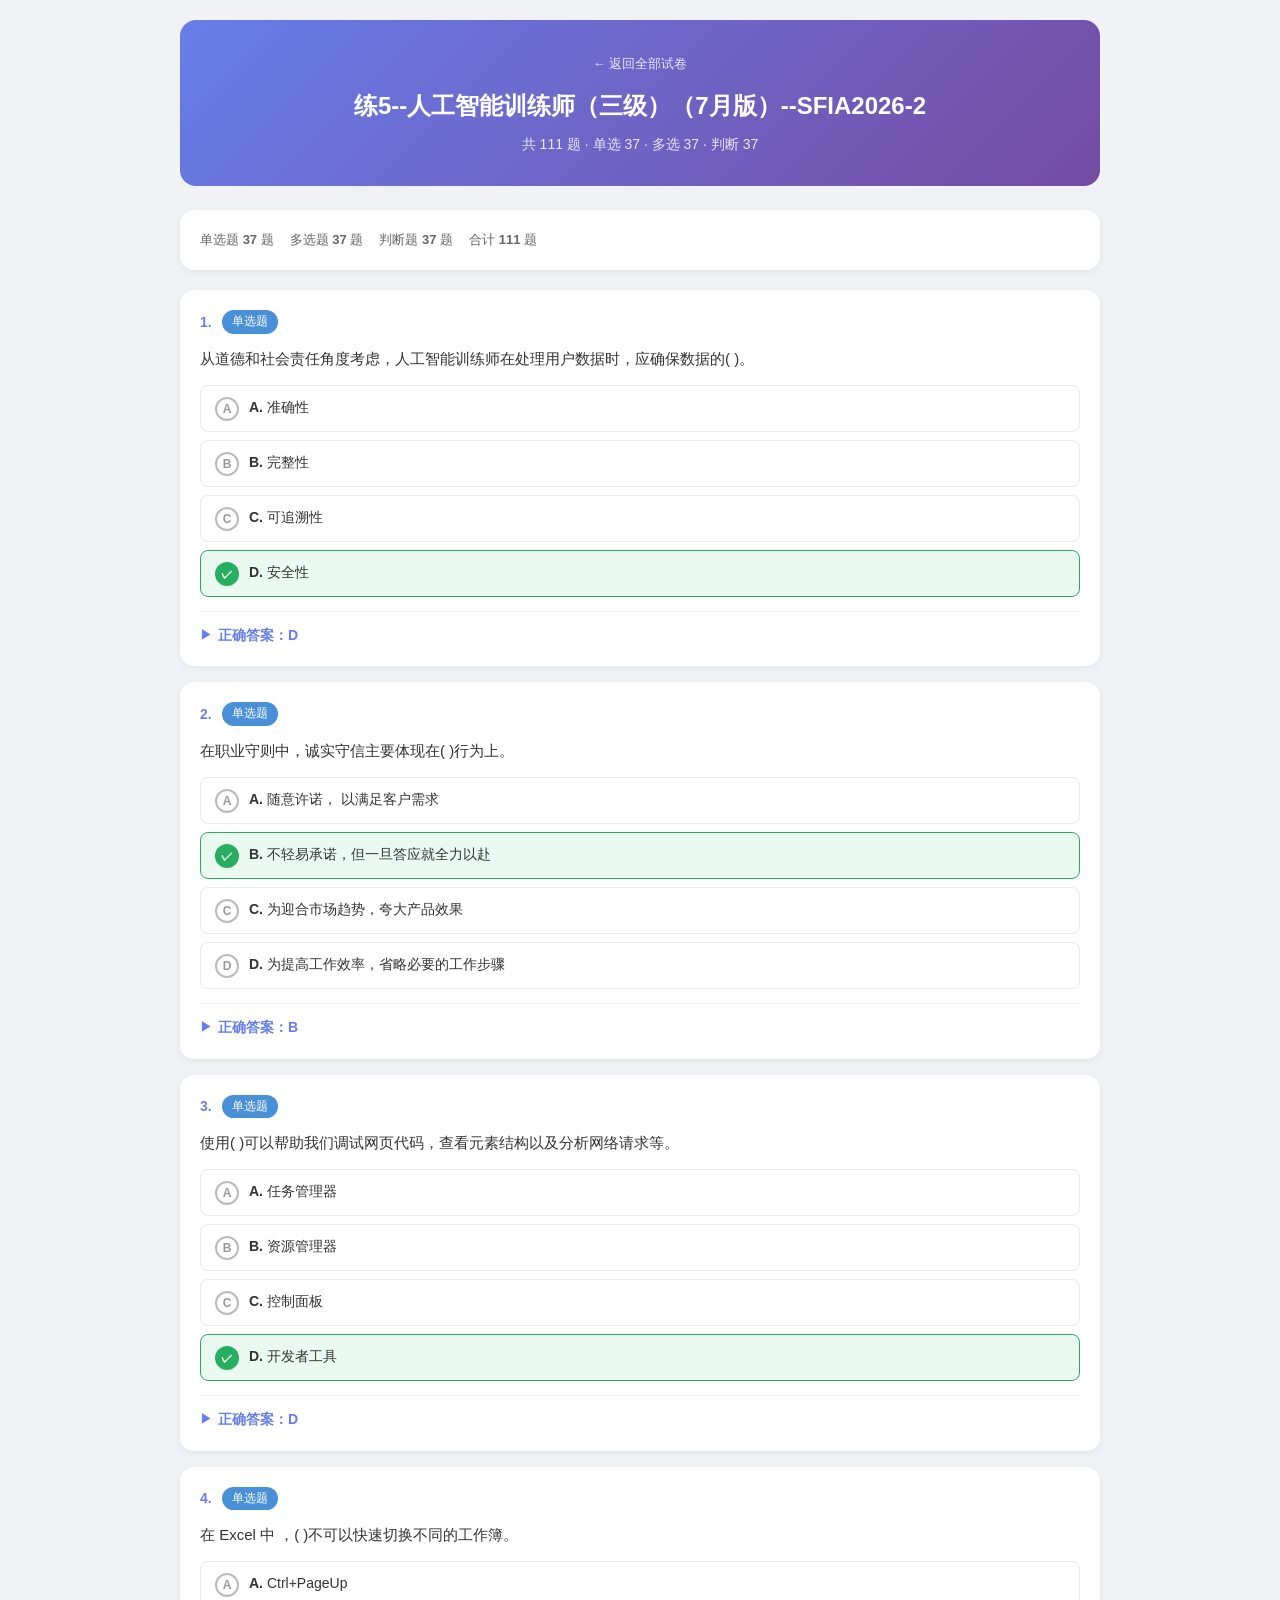
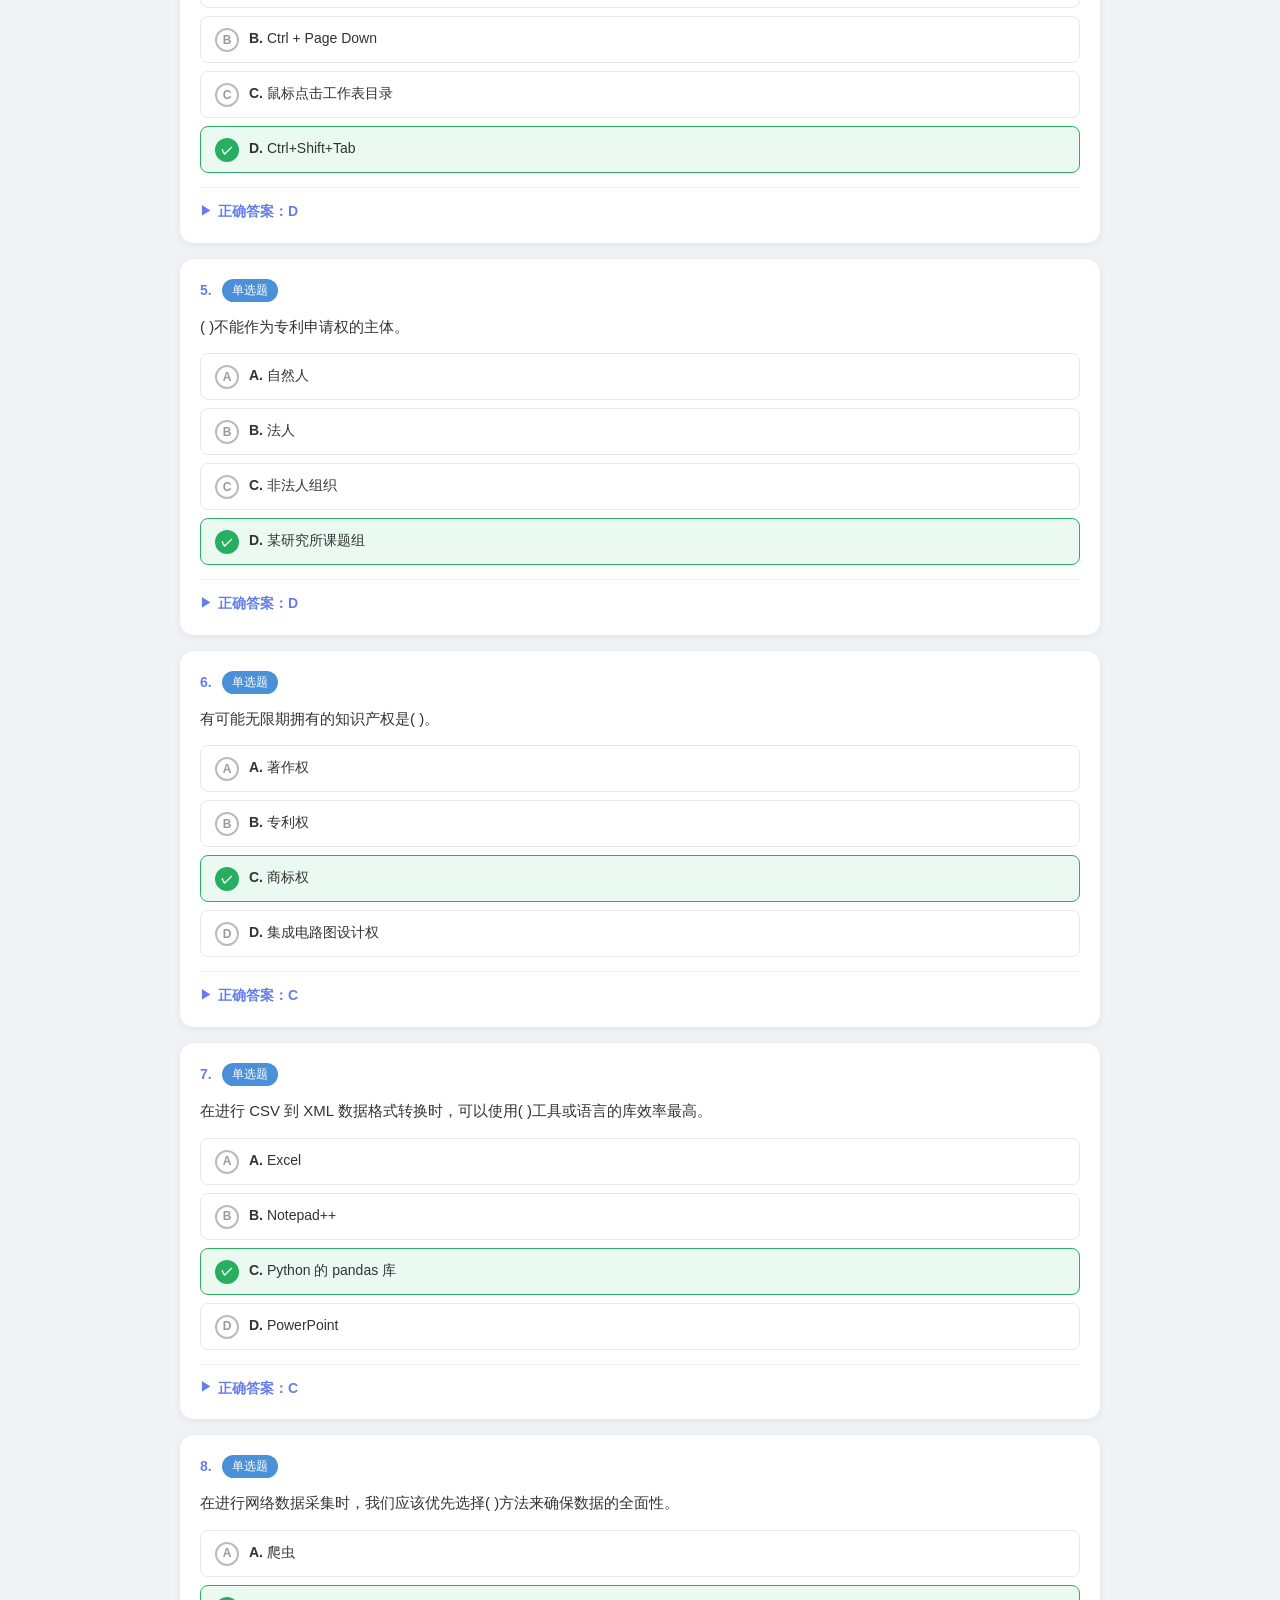
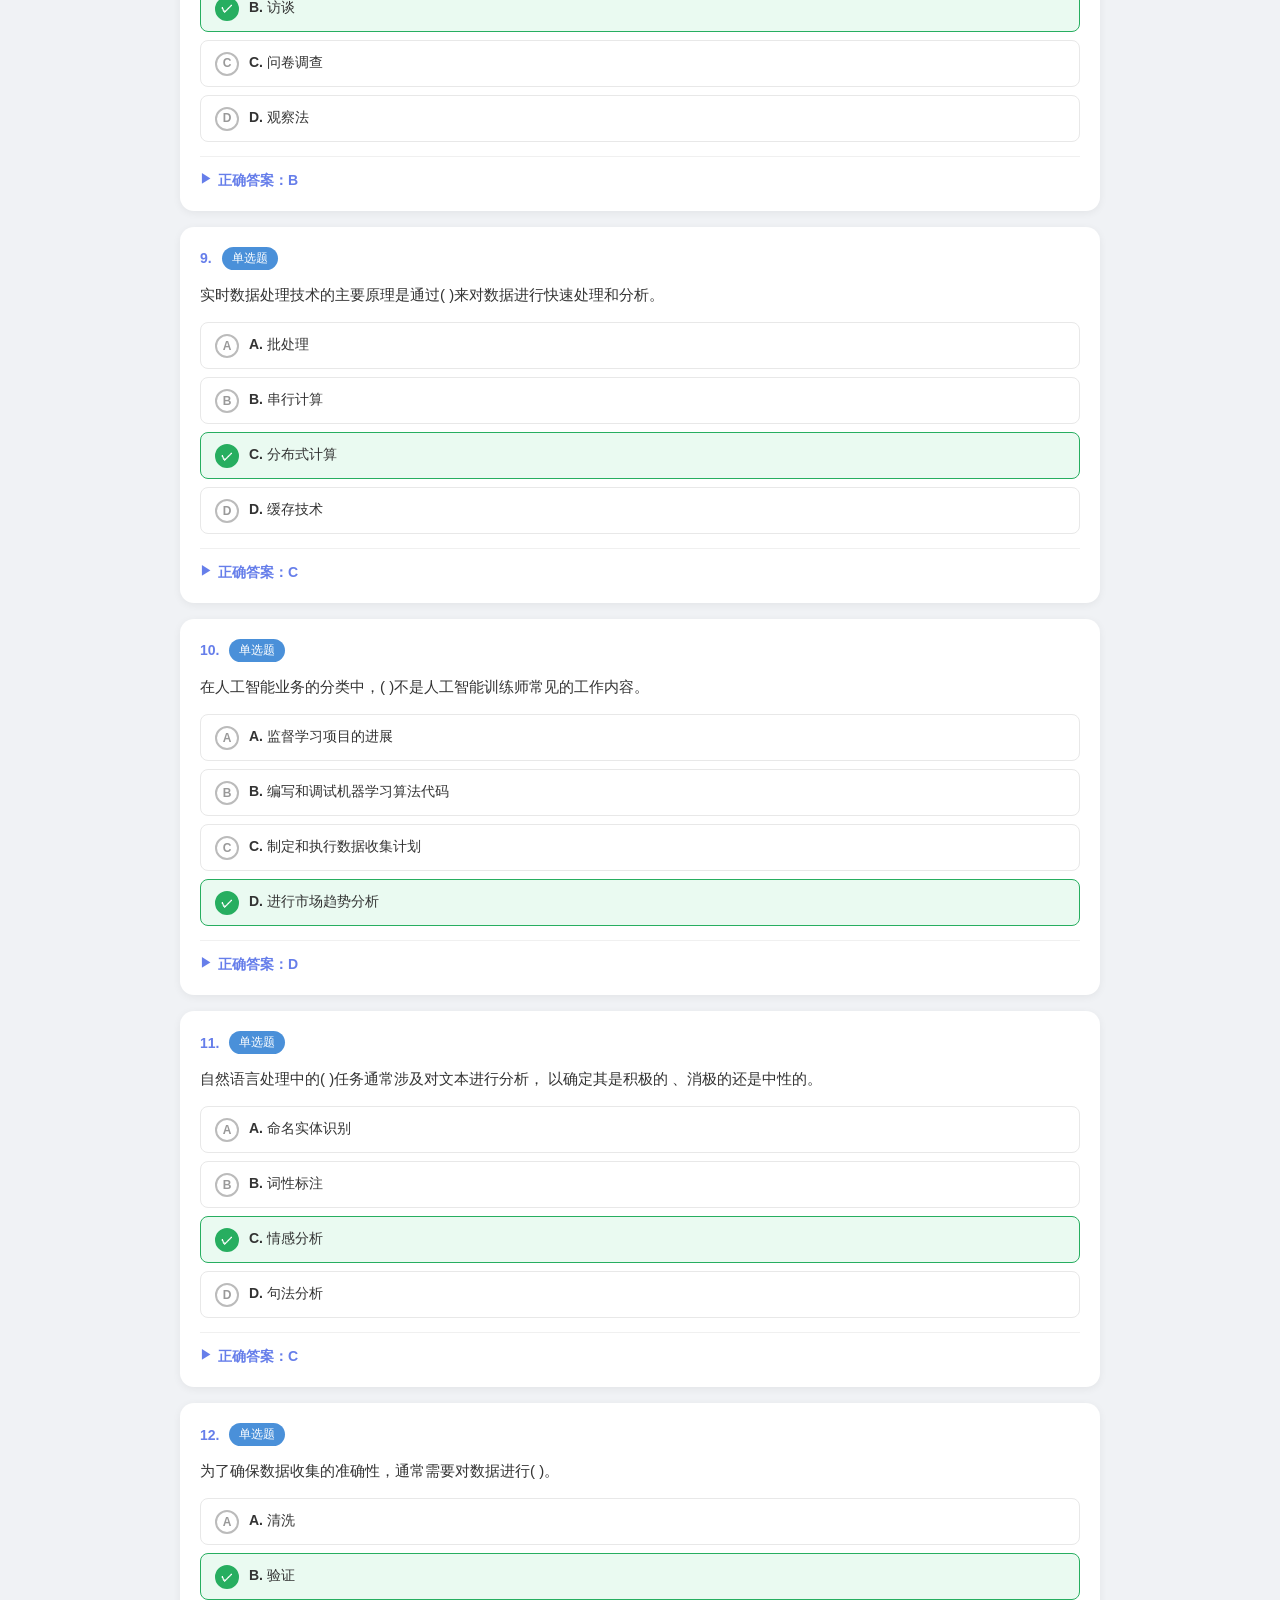
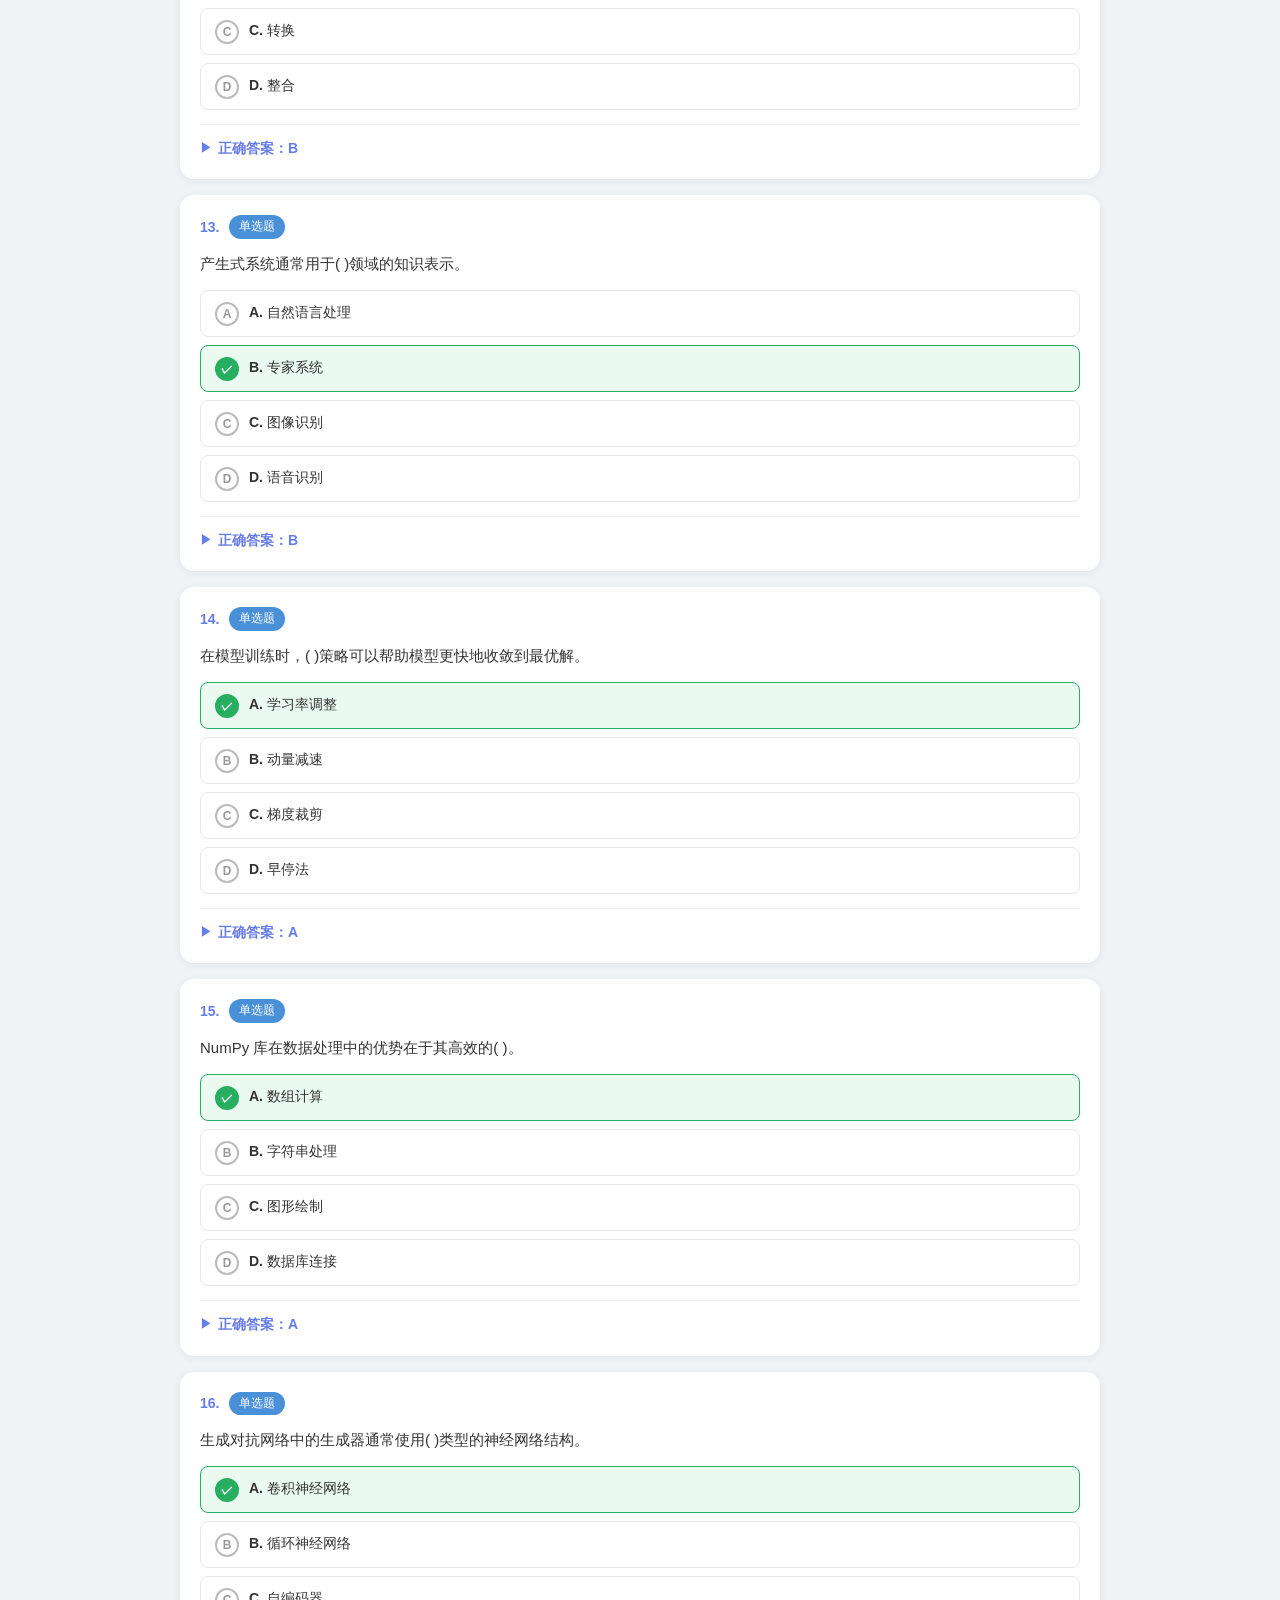
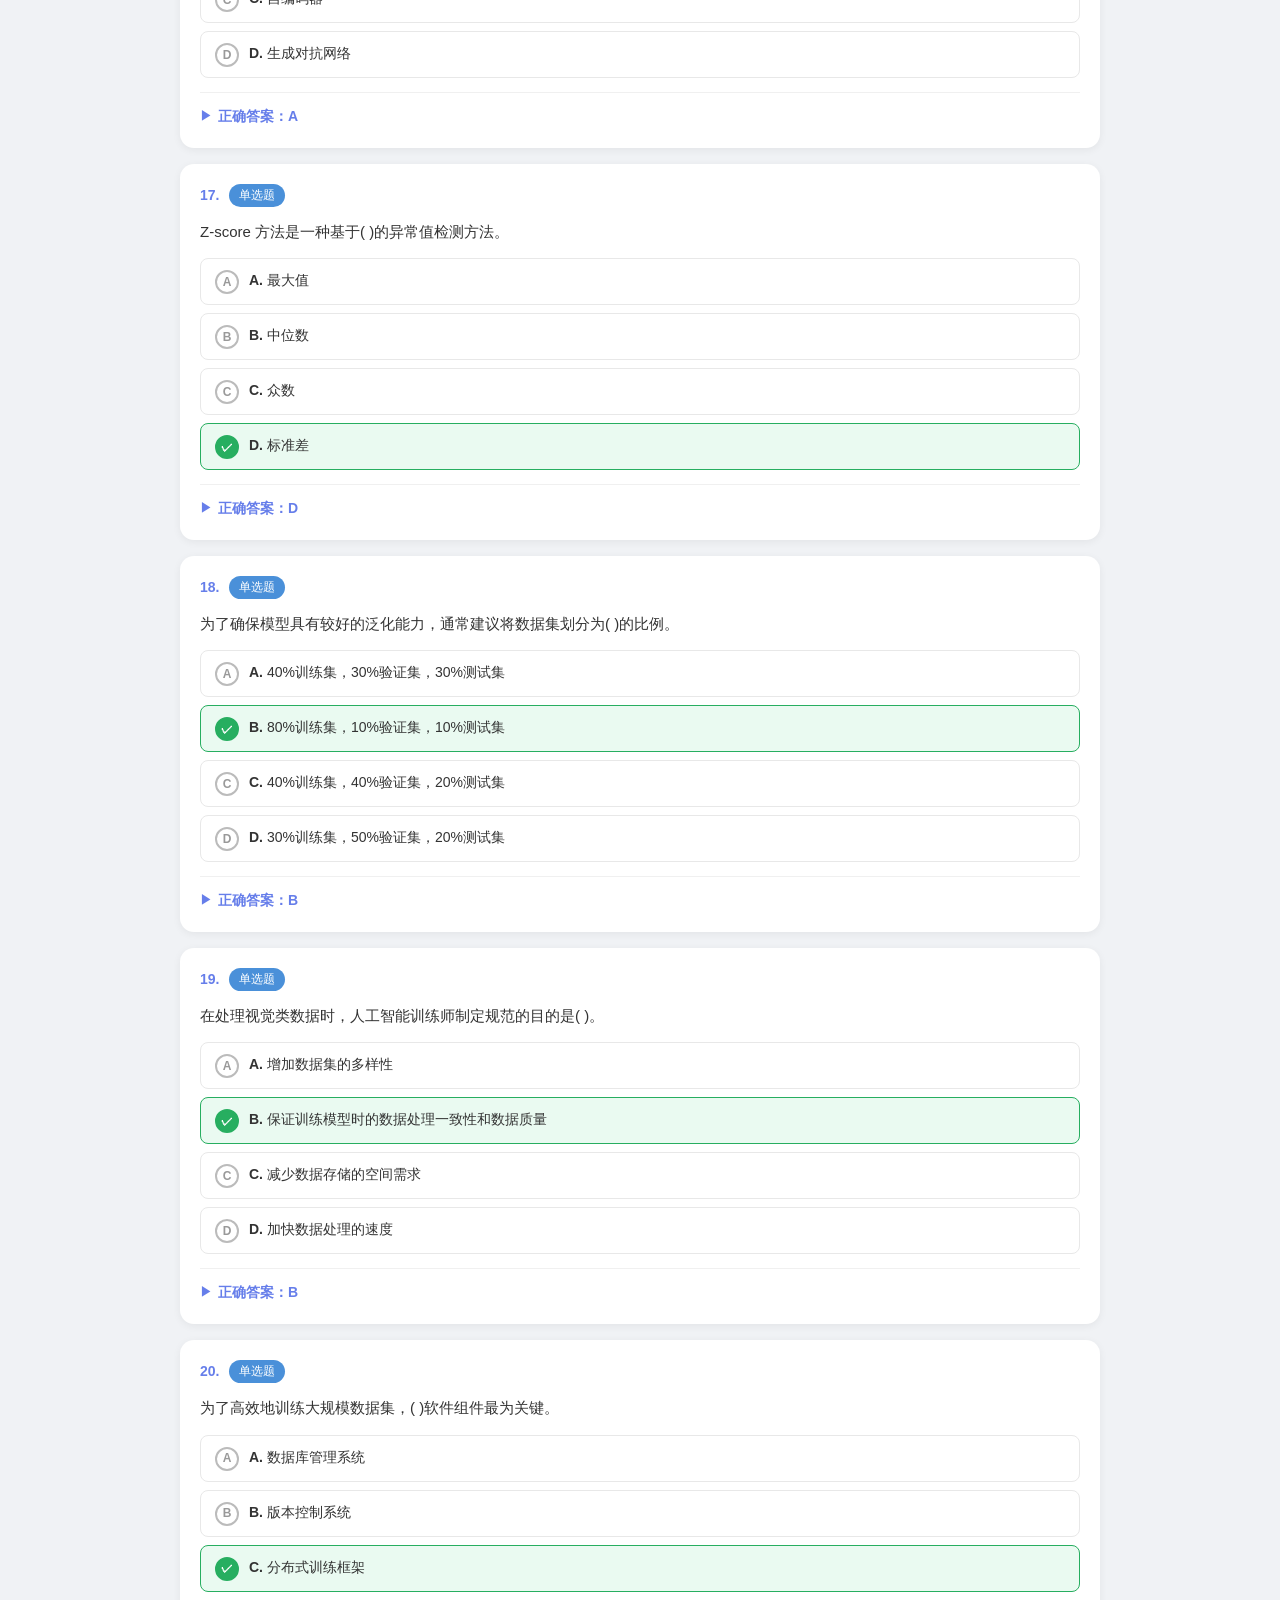
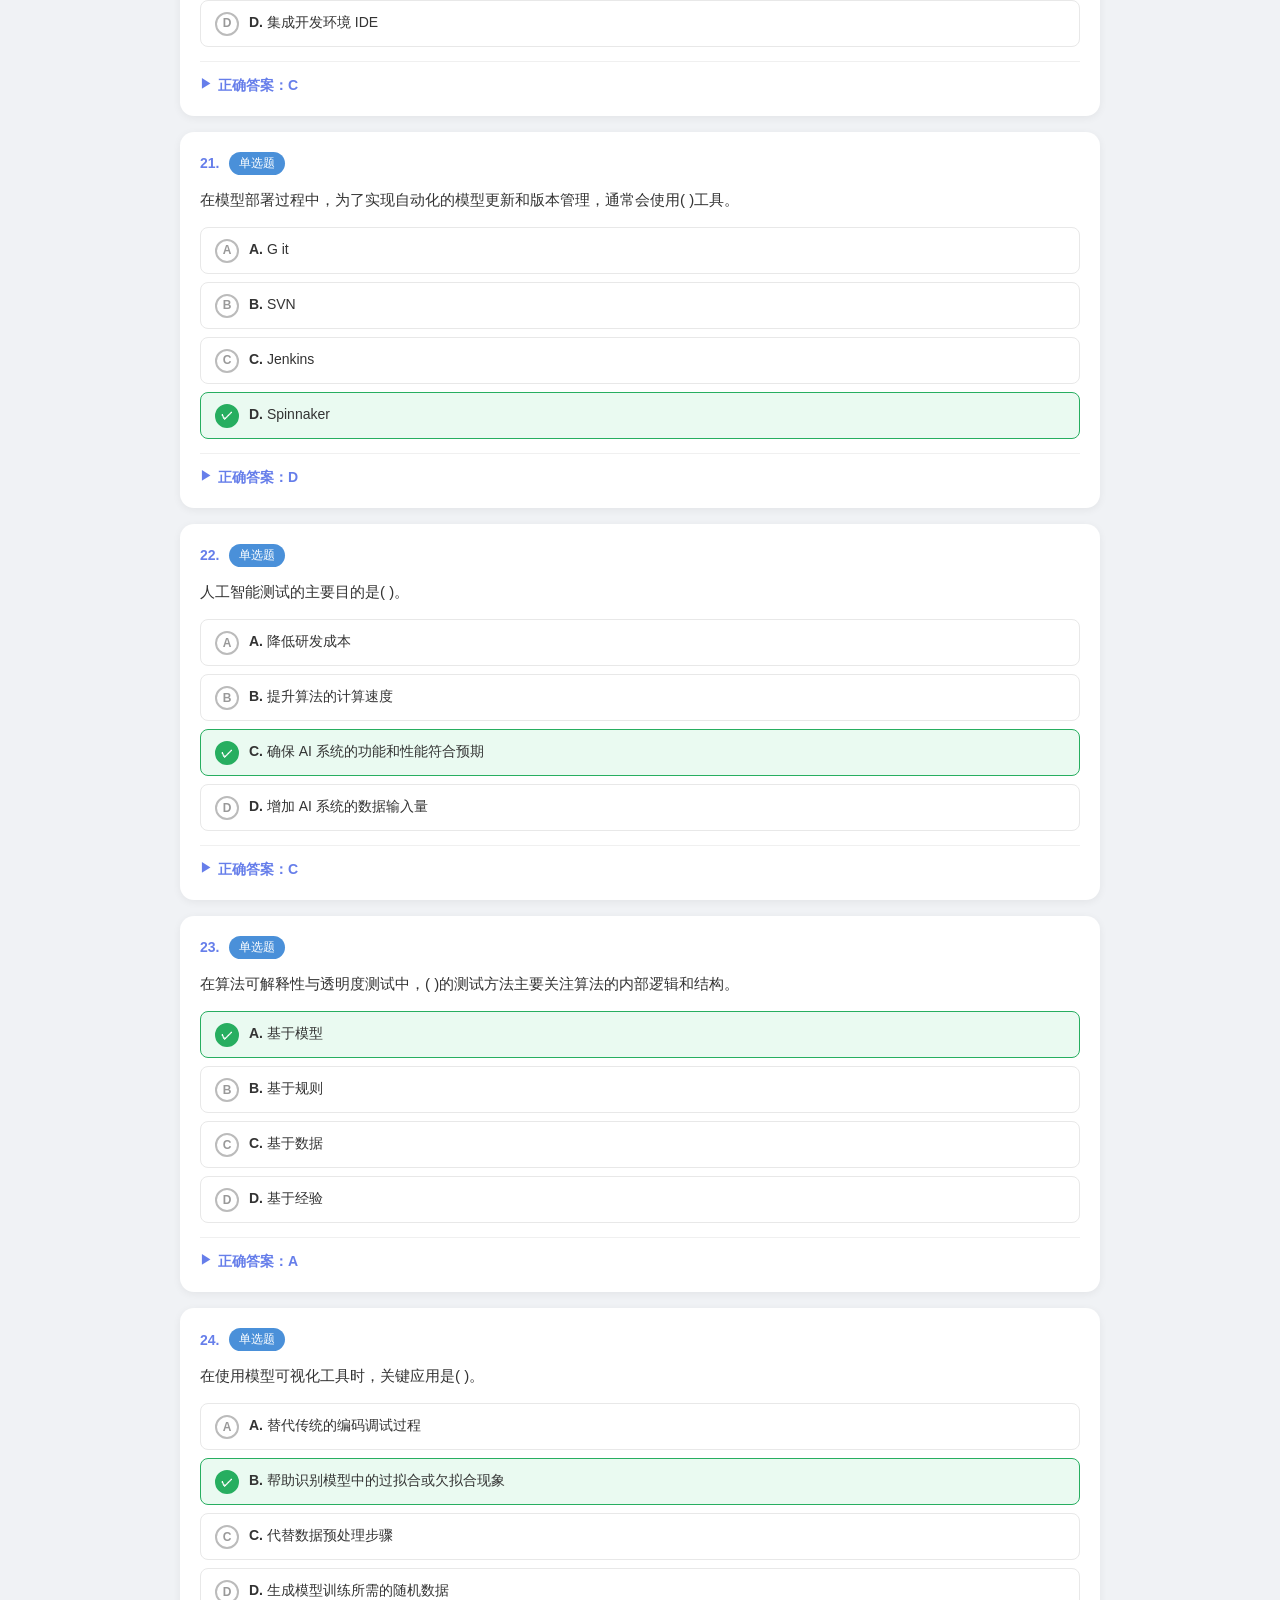
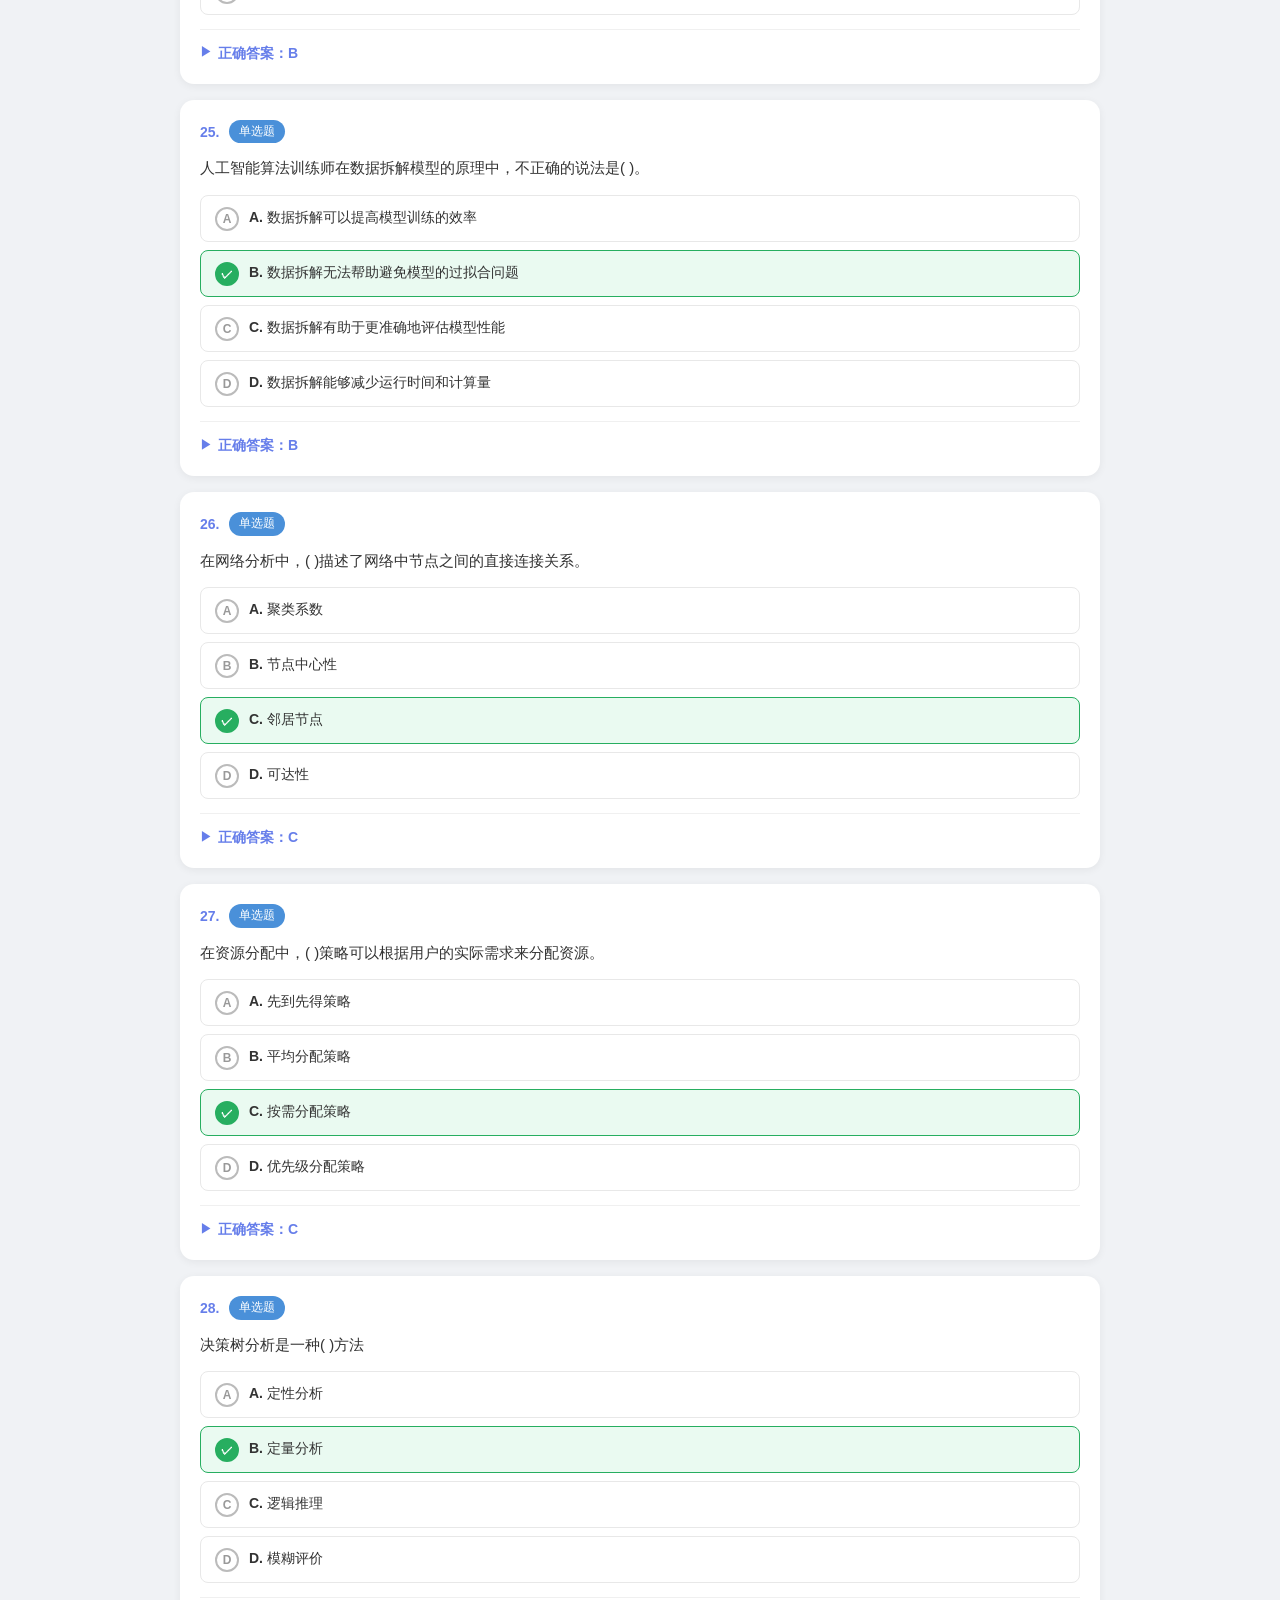
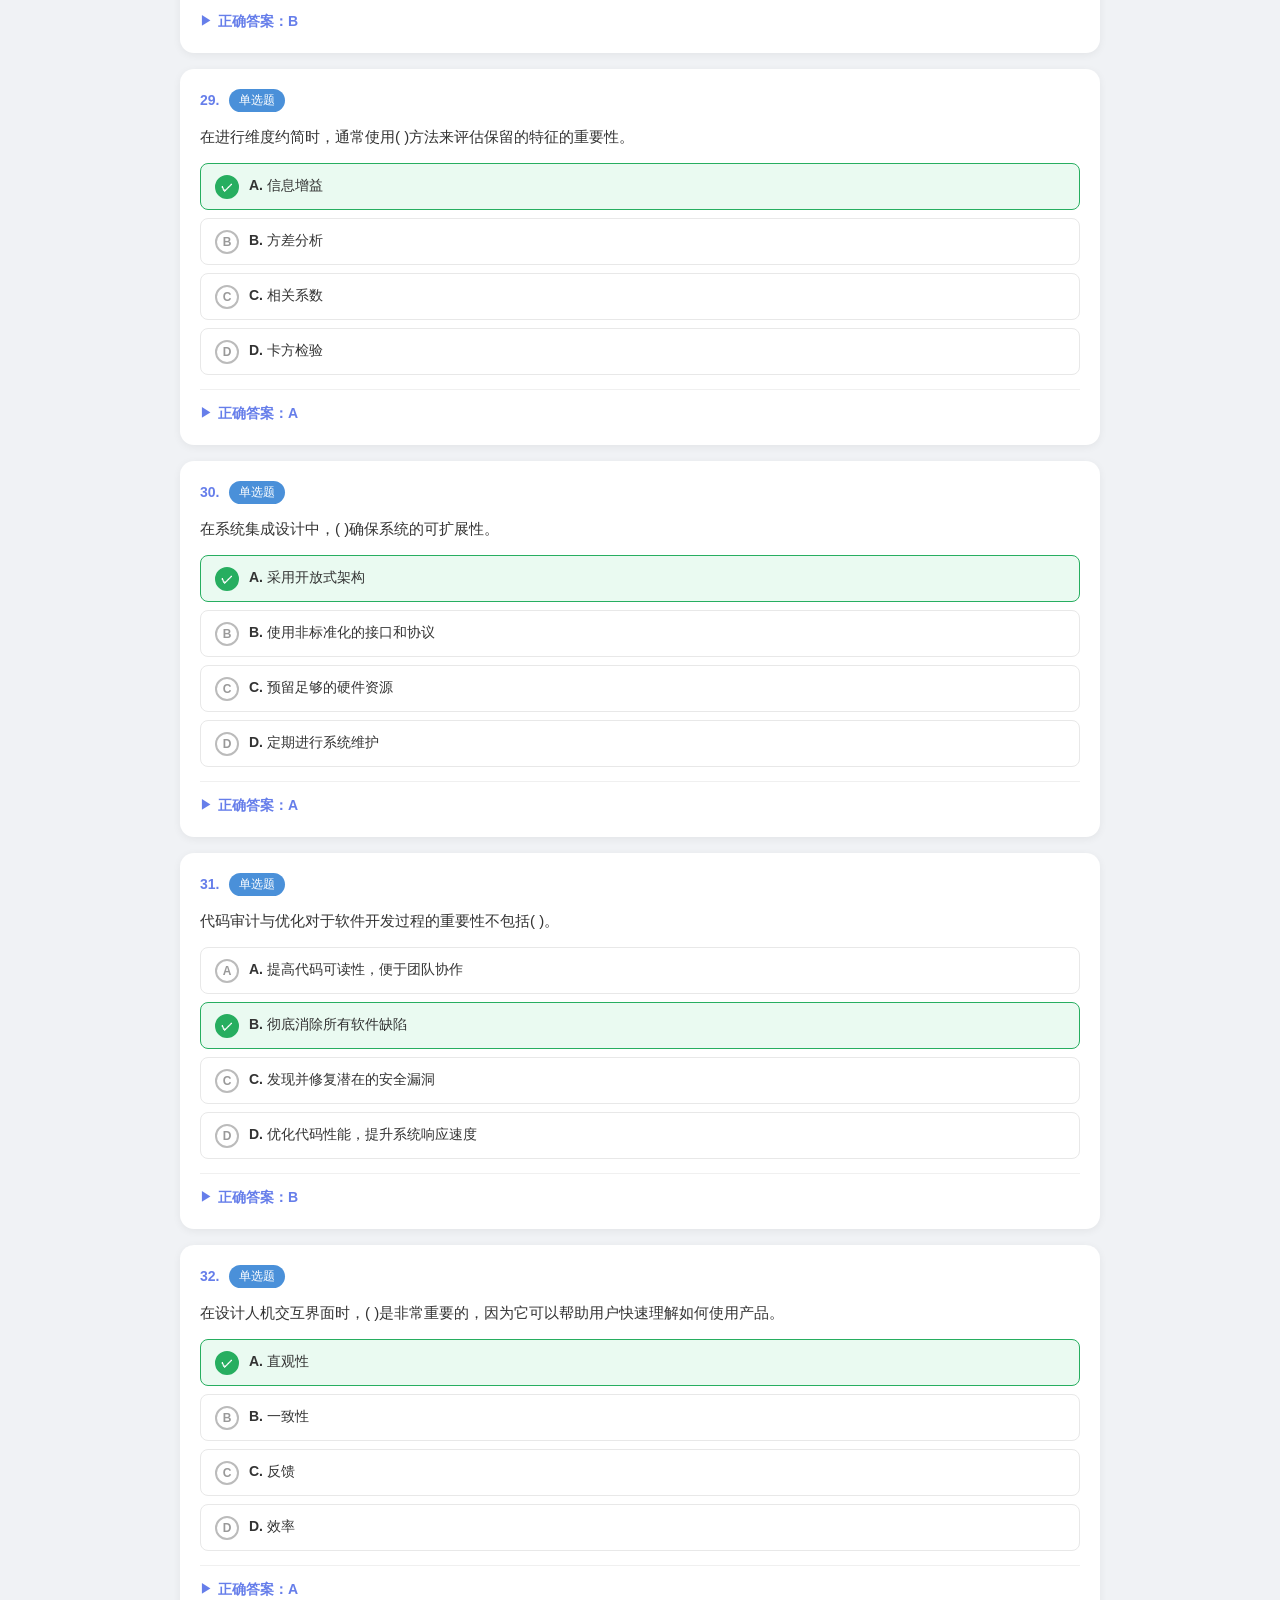
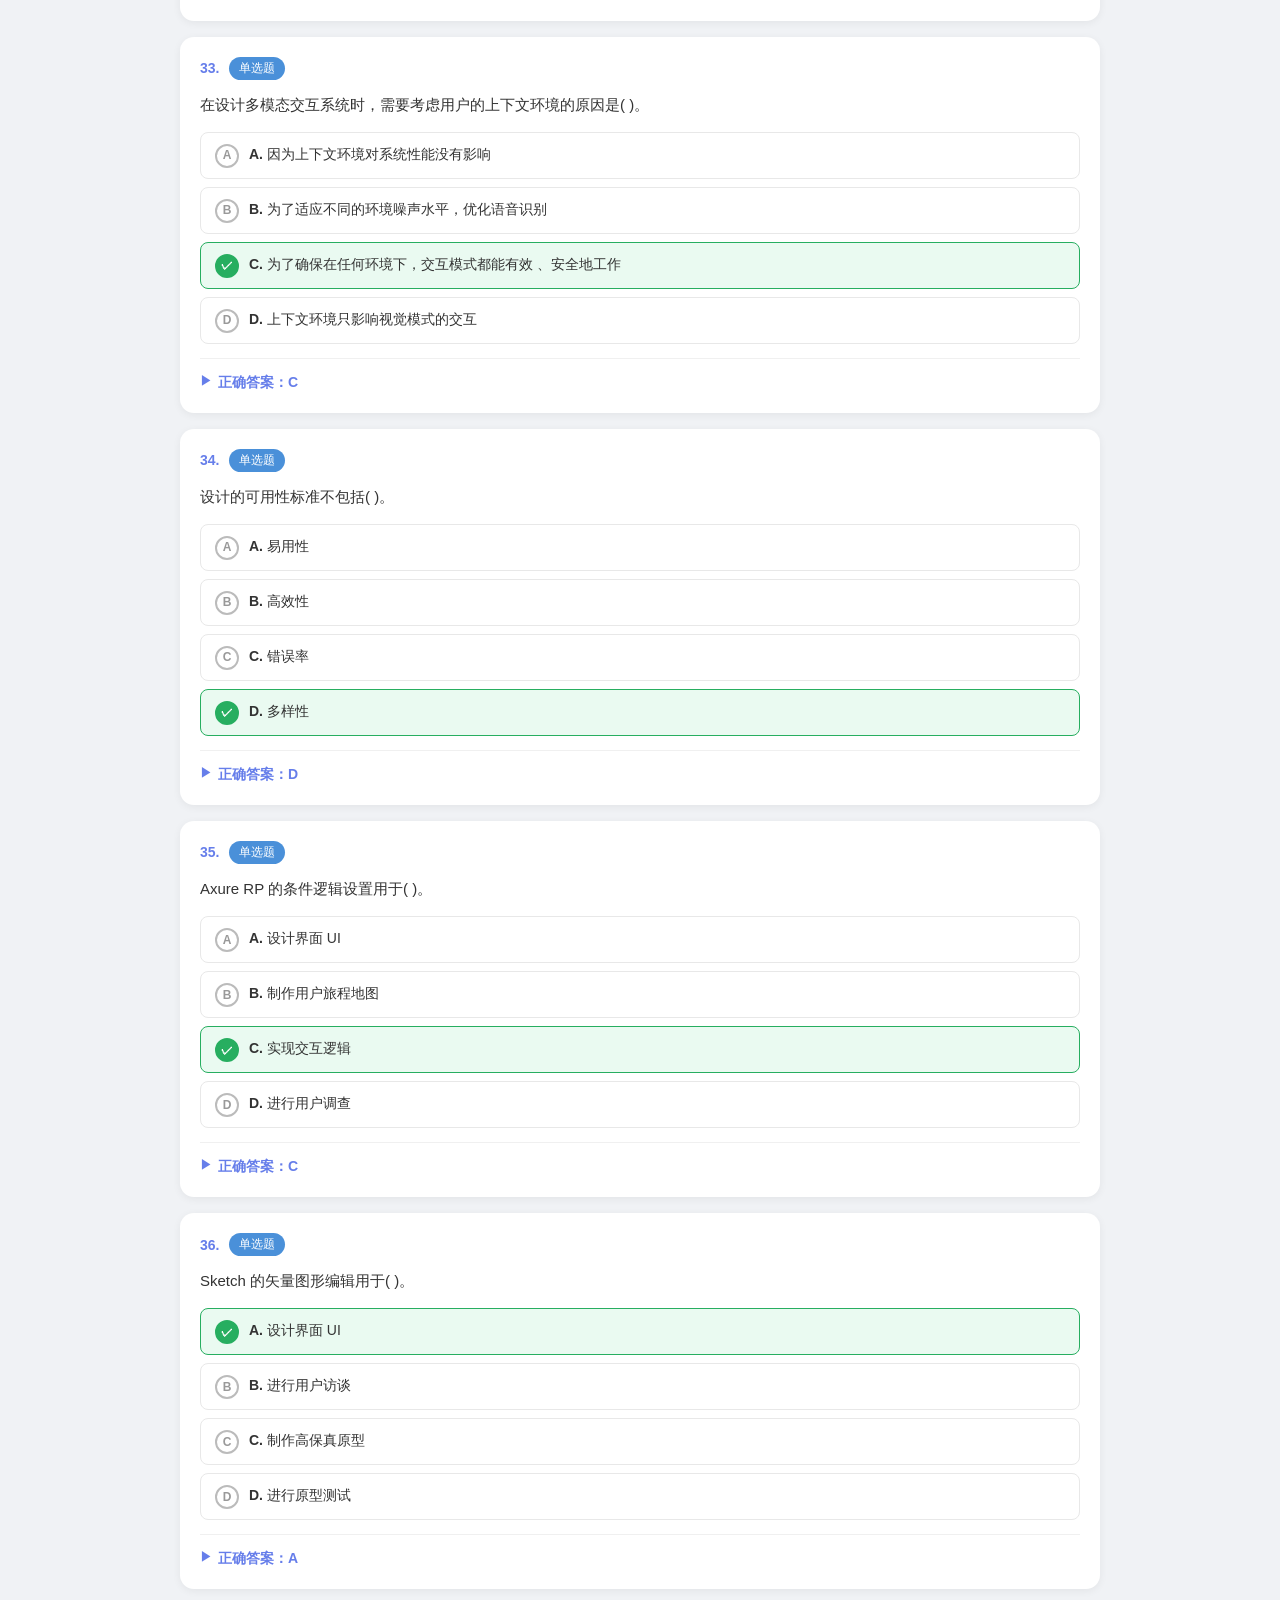
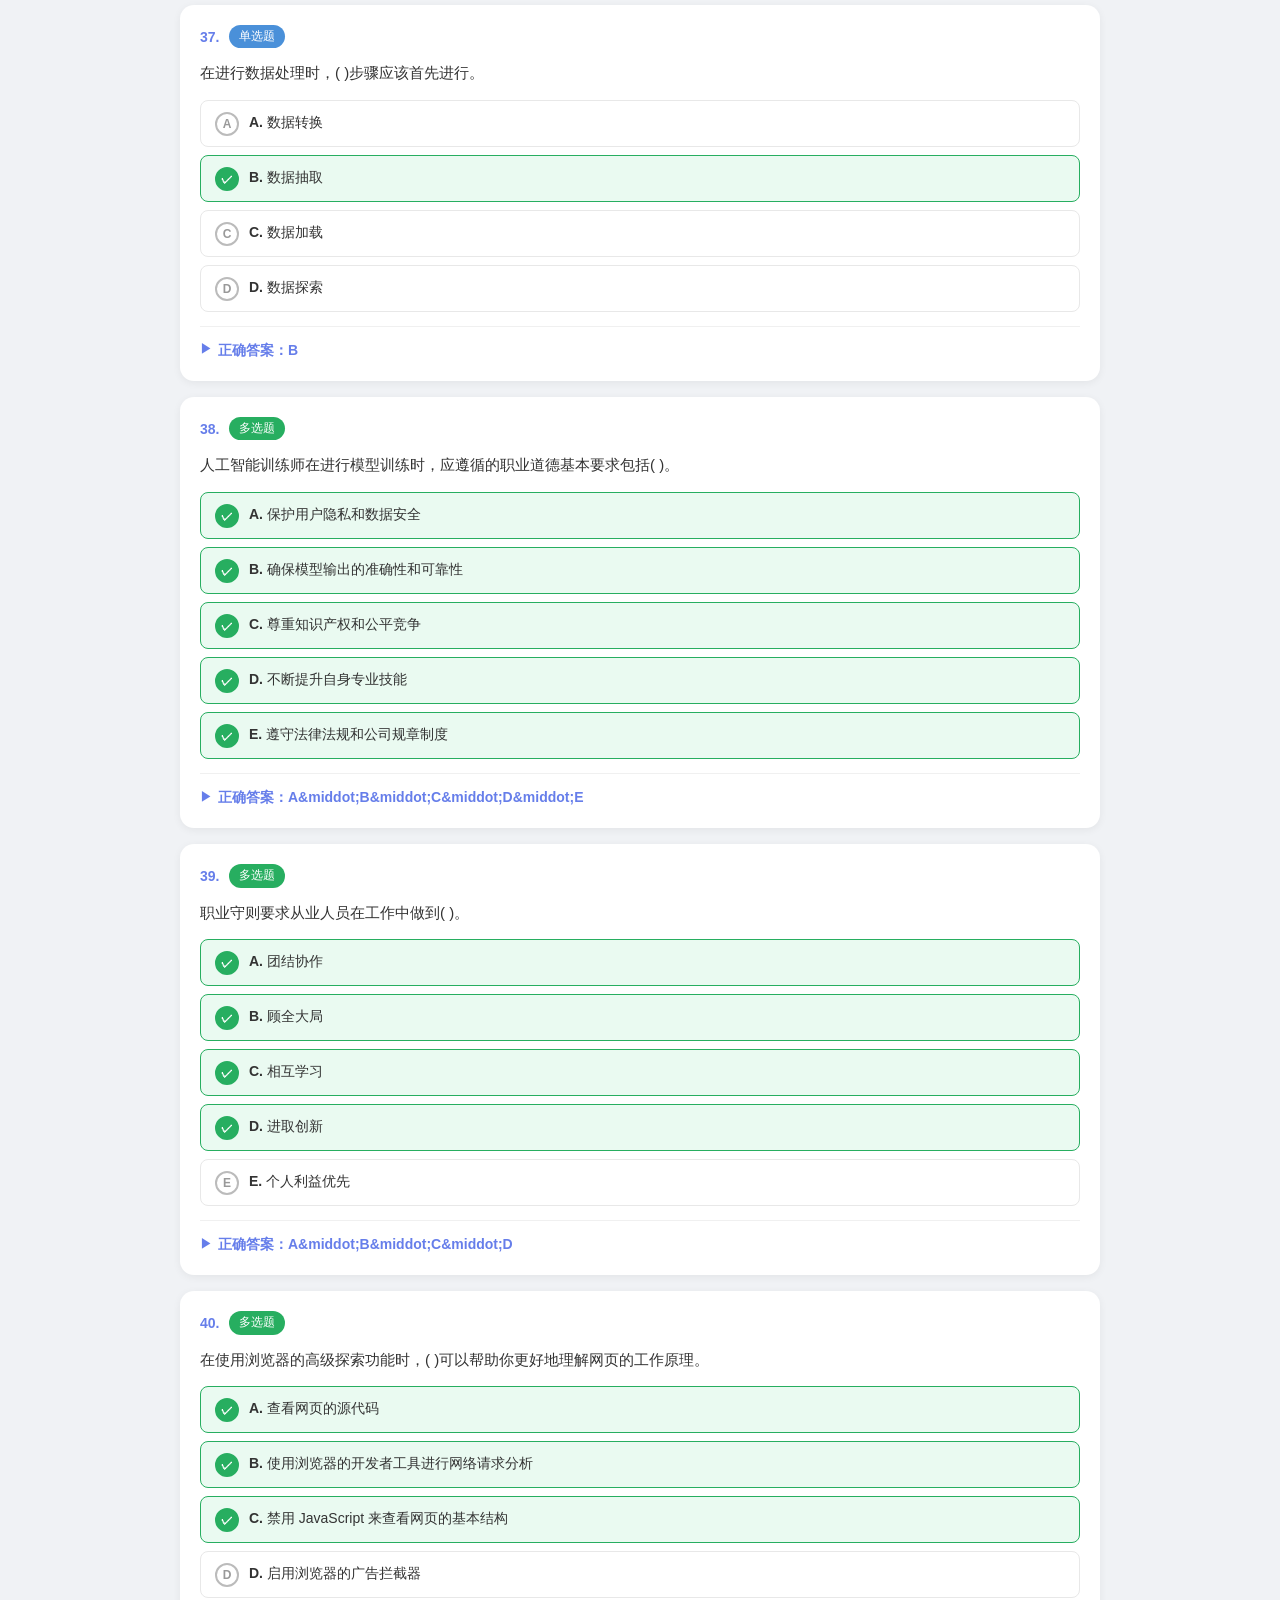
<file: exam5.html>
<!DOCTYPE html>
<html lang="zh-CN">
<head>
<meta charset="UTF-8">
<meta name="viewport" content="width=device-width, initial-scale=1.0">
<title>练5--人工智能训练师（三级）（7月版）--SFIA2026-2 - 答案解析</title>
<link rel="stylesheet" href="style.css">
</head>
<body>
<div class="container">
    <div class="app-header">
        <a href="index.html" class="header-back">&larr; 返回全部试卷</a>
        <h1>练5--人工智能训练师（三级）（7月版）--SFIA2026-2</h1>
        <p>共 111 题 &middot; 单选 37 &middot; 多选 37 &middot; 判断 37</p>
    </div>
    <div class="exam-header">
        <div class="exam-stats">
            <span class="stat">单选题 <b>37</b> 题</span>
            <span class="stat">多选题 <b>37</b> 题</span>
            <span class="stat">判断题 <b>37</b> 题</span>
            <span class="stat">合计 <b>111</b> 题</span>
        </div>
    </div>
            <div class="question-card">
                <div class="q-header">
                    <span class="q-number">1.</span>
                    <span class="q-badge badge-single">单选题</span>
                </div>
                <div class="q-content">从道德和社会责任角度考虑，人工智能训练师在处理用户数据时，应确保数据的( )。</div>
                <div class="options">
                <div class="option"><span class="option-label">A</span><span class="option-text"><b>A.</b> 准确性</span></div>
                <div class="option"><span class="option-label">B</span><span class="option-text"><b>B.</b> 完整性</span></div>
                <div class="option"><span class="option-label">C</span><span class="option-text"><b>C.</b> 可追溯性</span></div>
                <div class="option correct"><span class="option-label">&#10003;</span><span class="option-text"><b>D.</b> 安全性</span></div>
                </div>
                <div class="answer-section">
                    <div class="answer-toggle" onclick="toggleAnswer(this)">
                        <span class="arrow">&#9654;</span> 正确答案：D
                    </div>
                    <div class="answer-detail">
                        <div class="parsing">解释：安全性是处理用户数据时的首要考虑，确保数据不被滥用或泄露，符合道德和社会责任要求。</div>
                    </div>
                </div>
            </div>
            <div class="question-card">
                <div class="q-header">
                    <span class="q-number">2.</span>
                    <span class="q-badge badge-single">单选题</span>
                </div>
                <div class="q-content">在职业守则中，诚实守信主要体现在( )行为上。</div>
                <div class="options">
                <div class="option"><span class="option-label">A</span><span class="option-text"><b>A.</b> 随意许诺， 以满足客户需求</span></div>
                <div class="option correct"><span class="option-label">&#10003;</span><span class="option-text"><b>B.</b> 不轻易承诺，但一旦答应就全力以赴</span></div>
                <div class="option"><span class="option-label">C</span><span class="option-text"><b>C.</b> 为迎合市场趋势，夸大产品效果</span></div>
                <div class="option"><span class="option-label">D</span><span class="option-text"><b>D.</b> 为提高工作效率，省略必要的工作步骤</span></div>
                </div>
                <div class="answer-section">
                    <div class="answer-toggle" onclick="toggleAnswer(this)">
                        <span class="arrow">&#9654;</span> 正确答案：B
                    </div>
                    <div class="answer-detail">
                        <div class="parsing">解释：不轻易承诺，但一旦答应就全力以赴体现了诚实守信的原则，既不过度承诺，又信守诺言。</div>
                    </div>
                </div>
            </div>
            <div class="question-card">
                <div class="q-header">
                    <span class="q-number">3.</span>
                    <span class="q-badge badge-single">单选题</span>
                </div>
                <div class="q-content">使用( )可以帮助我们调试网页代码，查看元素结构以及分析网络请求等。</div>
                <div class="options">
                <div class="option"><span class="option-label">A</span><span class="option-text"><b>A.</b> 任务管理器</span></div>
                <div class="option"><span class="option-label">B</span><span class="option-text"><b>B.</b> 资源管理器</span></div>
                <div class="option"><span class="option-label">C</span><span class="option-text"><b>C.</b> 控制面板</span></div>
                <div class="option correct"><span class="option-label">&#10003;</span><span class="option-text"><b>D.</b> 开发者工具</span></div>
                </div>
                <div class="answer-section">
                    <div class="answer-toggle" onclick="toggleAnswer(this)">
                        <span class="arrow">&#9654;</span> 正确答案：D
                    </div>
                    <div class="answer-detail">
                        <div class="parsing">解释：开发者工具是浏览器内置的功能，可以用于调试网页代码、查看元素结构、分析网络请求等。</div>
                    </div>
                </div>
            </div>
            <div class="question-card">
                <div class="q-header">
                    <span class="q-number">4.</span>
                    <span class="q-badge badge-single">单选题</span>
                </div>
                <div class="q-content">在 Excel 中 ，( )不可以快速切换不同的工作簿。</div>
                <div class="options">
                <div class="option"><span class="option-label">A</span><span class="option-text"><b>A.</b> Ctrl+PageUp</span></div>
                <div class="option"><span class="option-label">B</span><span class="option-text"><b>B.</b> Ctrl + Page Down</span></div>
                <div class="option"><span class="option-label">C</span><span class="option-text"><b>C.</b> 鼠标点击工作表目录</span></div>
                <div class="option correct"><span class="option-label">&#10003;</span><span class="option-text"><b>D.</b> Ctrl+Shift+Tab</span></div>
                </div>
                <div class="answer-section">
                    <div class="answer-toggle" onclick="toggleAnswer(this)">
                        <span class="arrow">&#9654;</span> 正确答案：D
                    </div>
                    <div class="answer-detail">
                        <div class="parsing">解释：Ctrl+Shift+Tab用于切换不同的应用程序窗口，而不是Excel工作簿。其他选项均可用于切换工作表或工作簿。</div>
                    </div>
                </div>
            </div>
            <div class="question-card">
                <div class="q-header">
                    <span class="q-number">5.</span>
                    <span class="q-badge badge-single">单选题</span>
                </div>
                <div class="q-content">( )不能作为专利申请权的主体。</div>
                <div class="options">
                <div class="option"><span class="option-label">A</span><span class="option-text"><b>A.</b> 自然人</span></div>
                <div class="option"><span class="option-label">B</span><span class="option-text"><b>B.</b> 法人</span></div>
                <div class="option"><span class="option-label">C</span><span class="option-text"><b>C.</b> 非法人组织</span></div>
                <div class="option correct"><span class="option-label">&#10003;</span><span class="option-text"><b>D.</b> 某研究所课题组</span></div>
                </div>
                <div class="answer-section">
                    <div class="answer-toggle" onclick="toggleAnswer(this)">
                        <span class="arrow">&#9654;</span> 正确答案：D
                    </div>
                    <div class="answer-detail">
                        <div class="parsing">解释：某研究所课题组作为内部机构，不具备独立的法律主体资格，不能作为专利申请权的主体。</div>
                    </div>
                </div>
            </div>
            <div class="question-card">
                <div class="q-header">
                    <span class="q-number">6.</span>
                    <span class="q-badge badge-single">单选题</span>
                </div>
                <div class="q-content">有可能无限期拥有的知识产权是( )。</div>
                <div class="options">
                <div class="option"><span class="option-label">A</span><span class="option-text"><b>A.</b> 著作权</span></div>
                <div class="option"><span class="option-label">B</span><span class="option-text"><b>B.</b> 专利权</span></div>
                <div class="option correct"><span class="option-label">&#10003;</span><span class="option-text"><b>C.</b> 商标权</span></div>
                <div class="option"><span class="option-label">D</span><span class="option-text"><b>D.</b> 集成电路图设计权</span></div>
                </div>
                <div class="answer-section">
                    <div class="answer-toggle" onclick="toggleAnswer(this)">
                        <span class="arrow">&#9654;</span> 正确答案：C
                    </div>
                    <div class="answer-detail">
                        <div class="parsing">解释：商标权可以通过续展无限期拥有，而著作权、专利权和集成电路图设计权都有保护期限。</div>
                    </div>
                </div>
            </div>
            <div class="question-card">
                <div class="q-header">
                    <span class="q-number">7.</span>
                    <span class="q-badge badge-single">单选题</span>
                </div>
                <div class="q-content">在进行 CSV 到 XML 数据格式转换时，可以使用( )工具或语言的库效率最高。</div>
                <div class="options">
                <div class="option"><span class="option-label">A</span><span class="option-text"><b>A.</b> Excel</span></div>
                <div class="option"><span class="option-label">B</span><span class="option-text"><b>B.</b> Notepad++</span></div>
                <div class="option correct"><span class="option-label">&#10003;</span><span class="option-text"><b>C.</b> Python 的 pandas 库</span></div>
                <div class="option"><span class="option-label">D</span><span class="option-text"><b>D.</b> PowerPoint</span></div>
                </div>
                <div class="answer-section">
                    <div class="answer-toggle" onclick="toggleAnswer(this)">
                        <span class="arrow">&#9654;</span> 正确答案：C
                    </div>
                    <div class="answer-detail">
                        <div class="parsing">解释：Python 的 pandas 库提供了高效的数据处理功能，特别适合 CSV 和 XML 之间的格式转换。</div>
                    </div>
                </div>
            </div>
            <div class="question-card">
                <div class="q-header">
                    <span class="q-number">8.</span>
                    <span class="q-badge badge-single">单选题</span>
                </div>
                <div class="q-content">在进行网络数据采集时，我们应该优先选择( )方法来确保数据的全面性。</div>
                <div class="options">
                <div class="option"><span class="option-label">A</span><span class="option-text"><b>A.</b> 爬虫</span></div>
                <div class="option correct"><span class="option-label">&#10003;</span><span class="option-text"><b>B.</b> 访谈</span></div>
                <div class="option"><span class="option-label">C</span><span class="option-text"><b>C.</b> 问卷调查</span></div>
                <div class="option"><span class="option-label">D</span><span class="option-text"><b>D.</b> 观察法</span></div>
                </div>
                <div class="answer-section">
                    <div class="answer-toggle" onclick="toggleAnswer(this)">
                        <span class="arrow">&#9654;</span> 正确答案：B
                    </div>
                    <div class="answer-detail">
                        <div class="parsing">解释：官网模拟题答案为B</div>
                    </div>
                </div>
            </div>
            <div class="question-card">
                <div class="q-header">
                    <span class="q-number">9.</span>
                    <span class="q-badge badge-single">单选题</span>
                </div>
                <div class="q-content">实时数据处理技术的主要原理是通过( )来对数据进行快速处理和分析。</div>
                <div class="options">
                <div class="option"><span class="option-label">A</span><span class="option-text"><b>A.</b> 批处理</span></div>
                <div class="option"><span class="option-label">B</span><span class="option-text"><b>B.</b> 串行计算</span></div>
                <div class="option correct"><span class="option-label">&#10003;</span><span class="option-text"><b>C.</b> 分布式计算</span></div>
                <div class="option"><span class="option-label">D</span><span class="option-text"><b>D.</b> 缓存技术</span></div>
                </div>
                <div class="answer-section">
                    <div class="answer-toggle" onclick="toggleAnswer(this)">
                        <span class="arrow">&#9654;</span> 正确答案：C
                    </div>
                    <div class="answer-detail">
                        <div class="parsing">解释：分布式计算能够并行处理大量数据，提高处理速度，适合实时数据处理的需求。</div>
                    </div>
                </div>
            </div>
            <div class="question-card">
                <div class="q-header">
                    <span class="q-number">10.</span>
                    <span class="q-badge badge-single">单选题</span>
                </div>
                <div class="q-content">在人工智能业务的分类中，( )不是人工智能训练师常见的工作内容。</div>
                <div class="options">
                <div class="option"><span class="option-label">A</span><span class="option-text"><b>A.</b> 监督学习项目的进展</span></div>
                <div class="option"><span class="option-label">B</span><span class="option-text"><b>B.</b> 编写和调试机器学习算法代码</span></div>
                <div class="option"><span class="option-label">C</span><span class="option-text"><b>C.</b> 制定和执行数据收集计划</span></div>
                <div class="option correct"><span class="option-label">&#10003;</span><span class="option-text"><b>D.</b> 进行市场趋势分析</span></div>
                </div>
                <div class="answer-section">
                    <div class="answer-toggle" onclick="toggleAnswer(this)">
                        <span class="arrow">&#9654;</span> 正确答案：D
                    </div>
                    <div class="answer-detail">
                        <div class="parsing">解释：这通常是市场分析师或业务战略规划人员的工作范畴</div>
                    </div>
                </div>
            </div>
            <div class="question-card">
                <div class="q-header">
                    <span class="q-number">11.</span>
                    <span class="q-badge badge-single">单选题</span>
                </div>
                <div class="q-content">自然语言处理中的( )任务通常涉及对文本进行分析， 以确定其是积极的 、消极的还是中性的。</div>
                <div class="options">
                <div class="option"><span class="option-label">A</span><span class="option-text"><b>A.</b> 命名实体识别</span></div>
                <div class="option"><span class="option-label">B</span><span class="option-text"><b>B.</b> 词性标注</span></div>
                <div class="option correct"><span class="option-label">&#10003;</span><span class="option-text"><b>C.</b> 情感分析</span></div>
                <div class="option"><span class="option-label">D</span><span class="option-text"><b>D.</b> 句法分析</span></div>
                </div>
                <div class="answer-section">
                    <div class="answer-toggle" onclick="toggleAnswer(this)">
                        <span class="arrow">&#9654;</span> 正确答案：C
                    </div>
                    <div class="answer-detail">
                        <div class="parsing">解释：情感分析任务通常涉及对文本进行分析，以确定其是积极的、消极的还是中性的。</div>
                    </div>
                </div>
            </div>
            <div class="question-card">
                <div class="q-header">
                    <span class="q-number">12.</span>
                    <span class="q-badge badge-single">单选题</span>
                </div>
                <div class="q-content">为了确保数据收集的准确性，通常需要对数据进行( )。</div>
                <div class="options">
                <div class="option"><span class="option-label">A</span><span class="option-text"><b>A.</b> 清洗</span></div>
                <div class="option correct"><span class="option-label">&#10003;</span><span class="option-text"><b>B.</b> 验证</span></div>
                <div class="option"><span class="option-label">C</span><span class="option-text"><b>C.</b> 转换</span></div>
                <div class="option"><span class="option-label">D</span><span class="option-text"><b>D.</b> 整合</span></div>
                </div>
                <div class="answer-section">
                    <div class="answer-toggle" onclick="toggleAnswer(this)">
                        <span class="arrow">&#9654;</span> 正确答案：B
                    </div>
                    <div class="answer-detail">
                        <div class="parsing">解释：数据验证是在数据收集过程中或收集后，通过一定的方法和规则检查数据的准确性、完整性和一致性。</div>
                    </div>
                </div>
            </div>
            <div class="question-card">
                <div class="q-header">
                    <span class="q-number">13.</span>
                    <span class="q-badge badge-single">单选题</span>
                </div>
                <div class="q-content">产生式系统通常用于( )领域的知识表示。</div>
                <div class="options">
                <div class="option"><span class="option-label">A</span><span class="option-text"><b>A.</b> 自然语言处理</span></div>
                <div class="option correct"><span class="option-label">&#10003;</span><span class="option-text"><b>B.</b> 专家系统</span></div>
                <div class="option"><span class="option-label">C</span><span class="option-text"><b>C.</b> 图像识别</span></div>
                <div class="option"><span class="option-label">D</span><span class="option-text"><b>D.</b> 语音识别</span></div>
                </div>
                <div class="answer-section">
                    <div class="answer-toggle" onclick="toggleAnswer(this)">
                        <span class="arrow">&#9654;</span> 正确答案：B
                    </div>
                    <div class="answer-detail">
                        <div class="parsing">解释：专家系统</div>
                    </div>
                </div>
            </div>
            <div class="question-card">
                <div class="q-header">
                    <span class="q-number">14.</span>
                    <span class="q-badge badge-single">单选题</span>
                </div>
                <div class="q-content">在模型训练时，( )策略可以帮助模型更快地收敛到最优解。</div>
                <div class="options">
                <div class="option correct"><span class="option-label">&#10003;</span><span class="option-text"><b>A.</b> 学习率调整</span></div>
                <div class="option"><span class="option-label">B</span><span class="option-text"><b>B.</b> 动量减速</span></div>
                <div class="option"><span class="option-label">C</span><span class="option-text"><b>C.</b> 梯度裁剪</span></div>
                <div class="option"><span class="option-label">D</span><span class="option-text"><b>D.</b> 早停法</span></div>
                </div>
                <div class="answer-section">
                    <div class="answer-toggle" onclick="toggleAnswer(this)">
                        <span class="arrow">&#9654;</span> 正确答案：A
                    </div>
                    <div class="answer-detail">
                        <div class="parsing">解释：学习率调整可以动态改变模型参数更新的步长，帮助模型更快收敛到最优解。</div>
                    </div>
                </div>
            </div>
            <div class="question-card">
                <div class="q-header">
                    <span class="q-number">15.</span>
                    <span class="q-badge badge-single">单选题</span>
                </div>
                <div class="q-content">NumPy 库在数据处理中的优势在于其高效的( )。</div>
                <div class="options">
                <div class="option correct"><span class="option-label">&#10003;</span><span class="option-text"><b>A.</b> 数组计算</span></div>
                <div class="option"><span class="option-label">B</span><span class="option-text"><b>B.</b> 字符串处理</span></div>
                <div class="option"><span class="option-label">C</span><span class="option-text"><b>C.</b> 图形绘制</span></div>
                <div class="option"><span class="option-label">D</span><span class="option-text"><b>D.</b> 数据库连接</span></div>
                </div>
                <div class="answer-section">
                    <div class="answer-toggle" onclick="toggleAnswer(this)">
                        <span class="arrow">&#9654;</span> 正确答案：A
                    </div>
                    <div class="answer-detail">
                        <div class="parsing">解释：NumPy 库的核心优势在于其高效的数组计算能力，它提供了高性能的多维数组对象和计算工具，特别适合数值运算和科学计算。其他选项（字符串处理、图形绘制、数据库连接）并非 NumPy 的主要功能。</div>
                    </div>
                </div>
            </div>
            <div class="question-card">
                <div class="q-header">
                    <span class="q-number">16.</span>
                    <span class="q-badge badge-single">单选题</span>
                </div>
                <div class="q-content">生成对抗网络中的生成器通常使用( )类型的神经网络结构。</div>
                <div class="options">
                <div class="option correct"><span class="option-label">&#10003;</span><span class="option-text"><b>A.</b> 卷积神经网络</span></div>
                <div class="option"><span class="option-label">B</span><span class="option-text"><b>B.</b> 循环神经网络</span></div>
                <div class="option"><span class="option-label">C</span><span class="option-text"><b>C.</b> 自编码器</span></div>
                <div class="option"><span class="option-label">D</span><span class="option-text"><b>D.</b> 生成对抗网络</span></div>
                </div>
                <div class="answer-section">
                    <div class="answer-toggle" onclick="toggleAnswer(this)">
                        <span class="arrow">&#9654;</span> 正确答案：A
                    </div>
                    <div class="answer-detail">
                        <div class="parsing">解释：生成对抗网络中的生成器通常使用卷积神经网络（CNN）结构，因为CNN在图像生成任务中表现优异，能够有效地提取和重建图像特征。</div>
                    </div>
                </div>
            </div>
            <div class="question-card">
                <div class="q-header">
                    <span class="q-number">17.</span>
                    <span class="q-badge badge-single">单选题</span>
                </div>
                <div class="q-content">Z-score 方法是一种基于( )的异常值检测方法。</div>
                <div class="options">
                <div class="option"><span class="option-label">A</span><span class="option-text"><b>A.</b> 最大值</span></div>
                <div class="option"><span class="option-label">B</span><span class="option-text"><b>B.</b> 中位数</span></div>
                <div class="option"><span class="option-label">C</span><span class="option-text"><b>C.</b> 众数</span></div>
                <div class="option correct"><span class="option-label">&#10003;</span><span class="option-text"><b>D.</b> 标准差</span></div>
                </div>
                <div class="answer-section">
                    <div class="answer-toggle" onclick="toggleAnswer(this)">
                        <span class="arrow">&#9654;</span> 正确答案：D
                    </div>
                    <div class="answer-detail">
                        <div class="parsing">解释：Z-score方法基于标准差来衡量数据点与均值的偏离程度，用于检测异常值。</div>
                    </div>
                </div>
            </div>
            <div class="question-card">
                <div class="q-header">
                    <span class="q-number">18.</span>
                    <span class="q-badge badge-single">单选题</span>
                </div>
                <div class="q-content">为了确保模型具有较好的泛化能力，通常建议将数据集划分为( )的比例。</div>
                <div class="options">
                <div class="option"><span class="option-label">A</span><span class="option-text"><b>A.</b> 40%训练集，30%验证集，30%测试集</span></div>
                <div class="option correct"><span class="option-label">&#10003;</span><span class="option-text"><b>B.</b> 80%训练集，10%验证集，10%测试集</span></div>
                <div class="option"><span class="option-label">C</span><span class="option-text"><b>C.</b> 40%训练集，40%验证集，20%测试集</span></div>
                <div class="option"><span class="option-label">D</span><span class="option-text"><b>D.</b> 30%训练集，50%验证集，20%测试集</span></div>
                </div>
                <div class="answer-section">
                    <div class="answer-toggle" onclick="toggleAnswer(this)">
                        <span class="arrow">&#9654;</span> 正确答案：B
                    </div>
                    <div class="answer-detail">
                        <div class="parsing">解释：80%训练集用于模型训练，10%验证集用于调参和模型选择，10%测试集用于最终评估，这是机器学习中常用的数据划分比例。</div>
                    </div>
                </div>
            </div>
            <div class="question-card">
                <div class="q-header">
                    <span class="q-number">19.</span>
                    <span class="q-badge badge-single">单选题</span>
                </div>
                <div class="q-content">在处理视觉类数据时，人工智能训练师制定规范的目的是( )。</div>
                <div class="options">
                <div class="option"><span class="option-label">A</span><span class="option-text"><b>A.</b> 增加数据集的多样性</span></div>
                <div class="option correct"><span class="option-label">&#10003;</span><span class="option-text"><b>B.</b> 保证训练模型时的数据处理一致性和数据质量</span></div>
                <div class="option"><span class="option-label">C</span><span class="option-text"><b>C.</b> 减少数据存储的空间需求</span></div>
                <div class="option"><span class="option-label">D</span><span class="option-text"><b>D.</b> 加快数据处理的速度</span></div>
                </div>
                <div class="answer-section">
                    <div class="answer-toggle" onclick="toggleAnswer(this)">
                        <span class="arrow">&#9654;</span> 正确答案：B
                    </div>
                    <div class="answer-detail">
                        <div class="parsing">解释：保证训练模型时的数据处理一致性和数据质量</div>
                    </div>
                </div>
            </div>
            <div class="question-card">
                <div class="q-header">
                    <span class="q-number">20.</span>
                    <span class="q-badge badge-single">单选题</span>
                </div>
                <div class="q-content">为了高效地训练大规模数据集，( )软件组件最为关键。</div>
                <div class="options">
                <div class="option"><span class="option-label">A</span><span class="option-text"><b>A.</b> 数据库管理系统</span></div>
                <div class="option"><span class="option-label">B</span><span class="option-text"><b>B.</b> 版本控制系统</span></div>
                <div class="option correct"><span class="option-label">&#10003;</span><span class="option-text"><b>C.</b> 分布式训练框架</span></div>
                <div class="option"><span class="option-label">D</span><span class="option-text"><b>D.</b> 集成开发环境 IDE</span></div>
                </div>
                <div class="answer-section">
                    <div class="answer-toggle" onclick="toggleAnswer(this)">
                        <span class="arrow">&#9654;</span> 正确答案：C
                    </div>
                    <div class="answer-detail">
                        <div class="parsing">解释：分布式训练框架能够有效利用多台计算机的计算资源，显著提升大规模数据集的训练效率。</div>
                    </div>
                </div>
            </div>
            <div class="question-card">
                <div class="q-header">
                    <span class="q-number">21.</span>
                    <span class="q-badge badge-single">单选题</span>
                </div>
                <div class="q-content">在模型部署过程中，为了实现自动化的模型更新和版本管理，通常会使用( )工具。</div>
                <div class="options">
                <div class="option"><span class="option-label">A</span><span class="option-text"><b>A.</b> G it</span></div>
                <div class="option"><span class="option-label">B</span><span class="option-text"><b>B.</b> SVN</span></div>
                <div class="option"><span class="option-label">C</span><span class="option-text"><b>C.</b> Jenkins</span></div>
                <div class="option correct"><span class="option-label">&#10003;</span><span class="option-text"><b>D.</b> Spinnaker</span></div>
                </div>
                <div class="answer-section">
                    <div class="answer-toggle" onclick="toggleAnswer(this)">
                        <span class="arrow">&#9654;</span> 正确答案：D
                    </div>
                    <div class="answer-detail">
                        <div class="parsing">解释：Spinnaker是Netflix开源的持续交付平台，专门用于自动化部署和版本管理，支持多云环境的模型部署和更新。</div>
                    </div>
                </div>
            </div>
            <div class="question-card">
                <div class="q-header">
                    <span class="q-number">22.</span>
                    <span class="q-badge badge-single">单选题</span>
                </div>
                <div class="q-content">人工智能测试的主要目的是( )。</div>
                <div class="options">
                <div class="option"><span class="option-label">A</span><span class="option-text"><b>A.</b> 降低研发成本</span></div>
                <div class="option"><span class="option-label">B</span><span class="option-text"><b>B.</b> 提升算法的计算速度</span></div>
                <div class="option correct"><span class="option-label">&#10003;</span><span class="option-text"><b>C.</b> 确保 AI 系统的功能和性能符合预期</span></div>
                <div class="option"><span class="option-label">D</span><span class="option-text"><b>D.</b> 增加 AI 系统的数据输入量</span></div>
                </div>
                <div class="answer-section">
                    <div class="answer-toggle" onclick="toggleAnswer(this)">
                        <span class="arrow">&#9654;</span> 正确答案：C
                    </div>
                    <div class="answer-detail">
                        <div class="parsing">解释：确保 AI 系统的功能和性能符合预期</div>
                    </div>
                </div>
            </div>
            <div class="question-card">
                <div class="q-header">
                    <span class="q-number">23.</span>
                    <span class="q-badge badge-single">单选题</span>
                </div>
                <div class="q-content">在算法可解释性与透明度测试中，( )的测试方法主要关注算法的内部逻辑和结构。</div>
                <div class="options">
                <div class="option correct"><span class="option-label">&#10003;</span><span class="option-text"><b>A.</b> 基于模型</span></div>
                <div class="option"><span class="option-label">B</span><span class="option-text"><b>B.</b> 基于规则</span></div>
                <div class="option"><span class="option-label">C</span><span class="option-text"><b>C.</b> 基于数据</span></div>
                <div class="option"><span class="option-label">D</span><span class="option-text"><b>D.</b> 基于经验</span></div>
                </div>
                <div class="answer-section">
                    <div class="answer-toggle" onclick="toggleAnswer(this)">
                        <span class="arrow">&#9654;</span> 正确答案：A
                    </div>
                    <div class="answer-detail">
                        <div class="parsing">解释：基于模型的测试方法主要关注算法的内部逻辑和结构，通过分析模型参数、权重等来理解其决策过程。</div>
                    </div>
                </div>
            </div>
            <div class="question-card">
                <div class="q-header">
                    <span class="q-number">24.</span>
                    <span class="q-badge badge-single">单选题</span>
                </div>
                <div class="q-content">在使用模型可视化工具时，关键应用是( )。</div>
                <div class="options">
                <div class="option"><span class="option-label">A</span><span class="option-text"><b>A.</b> 替代传统的编码调试过程</span></div>
                <div class="option correct"><span class="option-label">&#10003;</span><span class="option-text"><b>B.</b> 帮助识别模型中的过拟合或欠拟合现象</span></div>
                <div class="option"><span class="option-label">C</span><span class="option-text"><b>C.</b> 代替数据预处理步骤</span></div>
                <div class="option"><span class="option-label">D</span><span class="option-text"><b>D.</b> 生成模型训练所需的随机数据</span></div>
                </div>
                <div class="answer-section">
                    <div class="answer-toggle" onclick="toggleAnswer(this)">
                        <span class="arrow">&#9654;</span> 正确答案：B
                    </div>
                    <div class="answer-detail">
                        <div class="parsing">解释：帮助识别模型中的过拟合或欠拟合现象</div>
                    </div>
                </div>
            </div>
            <div class="question-card">
                <div class="q-header">
                    <span class="q-number">25.</span>
                    <span class="q-badge badge-single">单选题</span>
                </div>
                <div class="q-content">人工智能算法训练师在数据拆解模型的原理中，不正确的说法是( )。</div>
                <div class="options">
                <div class="option"><span class="option-label">A</span><span class="option-text"><b>A.</b> 数据拆解可以提高模型训练的效率</span></div>
                <div class="option correct"><span class="option-label">&#10003;</span><span class="option-text"><b>B.</b> 数据拆解无法帮助避免模型的过拟合问题</span></div>
                <div class="option"><span class="option-label">C</span><span class="option-text"><b>C.</b> 数据拆解有助于更准确地评估模型性能</span></div>
                <div class="option"><span class="option-label">D</span><span class="option-text"><b>D.</b> 数据拆解能够减少运行时间和计算量</span></div>
                </div>
                <div class="answer-section">
                    <div class="answer-toggle" onclick="toggleAnswer(this)">
                        <span class="arrow">&#9654;</span> 正确答案：B
                    </div>
                    <div class="answer-detail">
                        <div class="parsing">解释：数据拆解（如划分为训练集、验证集和测试集）能够帮助避免模型过拟合问题，因此选项B的说法不正确。其他选项A、C、D都是数据拆解的正确作用。</div>
                    </div>
                </div>
            </div>
            <div class="question-card">
                <div class="q-header">
                    <span class="q-number">26.</span>
                    <span class="q-badge badge-single">单选题</span>
                </div>
                <div class="q-content">在网络分析中，( )描述了网络中节点之间的直接连接关系。</div>
                <div class="options">
                <div class="option"><span class="option-label">A</span><span class="option-text"><b>A.</b> 聚类系数</span></div>
                <div class="option"><span class="option-label">B</span><span class="option-text"><b>B.</b> 节点中心性</span></div>
                <div class="option correct"><span class="option-label">&#10003;</span><span class="option-text"><b>C.</b> 邻居节点</span></div>
                <div class="option"><span class="option-label">D</span><span class="option-text"><b>D.</b> 可达性</span></div>
                </div>
                <div class="answer-section">
                    <div class="answer-toggle" onclick="toggleAnswer(this)">
                        <span class="arrow">&#9654;</span> 正确答案：C
                    </div>
                    <div class="answer-detail">
                        <div class="parsing">解释：邻居节点描述了网络中节点之间的直接连接关系。</div>
                    </div>
                </div>
            </div>
            <div class="question-card">
                <div class="q-header">
                    <span class="q-number">27.</span>
                    <span class="q-badge badge-single">单选题</span>
                </div>
                <div class="q-content">在资源分配中，( )策略可以根据用户的实际需求来分配资源。</div>
                <div class="options">
                <div class="option"><span class="option-label">A</span><span class="option-text"><b>A.</b> 先到先得策略</span></div>
                <div class="option"><span class="option-label">B</span><span class="option-text"><b>B.</b> 平均分配策略</span></div>
                <div class="option correct"><span class="option-label">&#10003;</span><span class="option-text"><b>C.</b> 按需分配策略</span></div>
                <div class="option"><span class="option-label">D</span><span class="option-text"><b>D.</b> 优先级分配策略</span></div>
                </div>
                <div class="answer-section">
                    <div class="answer-toggle" onclick="toggleAnswer(this)">
                        <span class="arrow">&#9654;</span> 正确答案：C
                    </div>
                    <div class="answer-detail">
                        <div class="parsing">解释：按需分配策略是根据用户的实际需求来分配资源，能够更灵活地满足不同用户的需求。</div>
                    </div>
                </div>
            </div>
            <div class="question-card">
                <div class="q-header">
                    <span class="q-number">28.</span>
                    <span class="q-badge badge-single">单选题</span>
                </div>
                <div class="q-content">决策树分析是一种( )方法</div>
                <div class="options">
                <div class="option"><span class="option-label">A</span><span class="option-text"><b>A.</b> 定性分析</span></div>
                <div class="option correct"><span class="option-label">&#10003;</span><span class="option-text"><b>B.</b> 定量分析</span></div>
                <div class="option"><span class="option-label">C</span><span class="option-text"><b>C.</b> 逻辑推理</span></div>
                <div class="option"><span class="option-label">D</span><span class="option-text"><b>D.</b> 模糊评价</span></div>
                </div>
                <div class="answer-section">
                    <div class="answer-toggle" onclick="toggleAnswer(this)">
                        <span class="arrow">&#9654;</span> 正确答案：B
                    </div>
                    <div class="answer-detail">
                        <div class="parsing">解释：决策树分析是一种定量分析方法，它通过计算不同决策路径的概率和预期结果来辅助决策。</div>
                    </div>
                </div>
            </div>
            <div class="question-card">
                <div class="q-header">
                    <span class="q-number">29.</span>
                    <span class="q-badge badge-single">单选题</span>
                </div>
                <div class="q-content">在进行维度约简时，通常使用( )方法来评估保留的特征的重要性。</div>
                <div class="options">
                <div class="option correct"><span class="option-label">&#10003;</span><span class="option-text"><b>A.</b> 信息增益</span></div>
                <div class="option"><span class="option-label">B</span><span class="option-text"><b>B.</b> 方差分析</span></div>
                <div class="option"><span class="option-label">C</span><span class="option-text"><b>C.</b> 相关系数</span></div>
                <div class="option"><span class="option-label">D</span><span class="option-text"><b>D.</b> 卡方检验</span></div>
                </div>
                <div class="answer-section">
                    <div class="answer-toggle" onclick="toggleAnswer(this)">
                        <span class="arrow">&#9654;</span> 正确答案：A
                    </div>
                    <div class="answer-detail">
                        <div class="parsing">解释：信息增益用于评估特征的重要性，通过计算特征对分类任务的贡献来确定其保留价值。</div>
                    </div>
                </div>
            </div>
            <div class="question-card">
                <div class="q-header">
                    <span class="q-number">30.</span>
                    <span class="q-badge badge-single">单选题</span>
                </div>
                <div class="q-content">在系统集成设计中，( )确保系统的可扩展性。</div>
                <div class="options">
                <div class="option correct"><span class="option-label">&#10003;</span><span class="option-text"><b>A.</b> 采用开放式架构</span></div>
                <div class="option"><span class="option-label">B</span><span class="option-text"><b>B.</b> 使用非标准化的接口和协议</span></div>
                <div class="option"><span class="option-label">C</span><span class="option-text"><b>C.</b> 预留足够的硬件资源</span></div>
                <div class="option"><span class="option-label">D</span><span class="option-text"><b>D.</b> 定期进行系统维护</span></div>
                </div>
                <div class="answer-section">
                    <div class="answer-toggle" onclick="toggleAnswer(this)">
                        <span class="arrow">&#9654;</span> 正确答案：A
                    </div>
                    <div class="answer-detail">
                        <div class="parsing">解释：采用开放式架构可以确保系统的可扩展性，因为它允许系统在未来更容易地添加新功能或组件，而不需要对现有系统进行大规模修改。</div>
                    </div>
                </div>
            </div>
            <div class="question-card">
                <div class="q-header">
                    <span class="q-number">31.</span>
                    <span class="q-badge badge-single">单选题</span>
                </div>
                <div class="q-content">代码审计与优化对于软件开发过程的重要性不包括( )。</div>
                <div class="options">
                <div class="option"><span class="option-label">A</span><span class="option-text"><b>A.</b> 提高代码可读性，便于团队协作</span></div>
                <div class="option correct"><span class="option-label">&#10003;</span><span class="option-text"><b>B.</b> 彻底消除所有软件缺陷</span></div>
                <div class="option"><span class="option-label">C</span><span class="option-text"><b>C.</b> 发现并修复潜在的安全漏洞</span></div>
                <div class="option"><span class="option-label">D</span><span class="option-text"><b>D.</b> 优化代码性能，提升系统响应速度</span></div>
                </div>
                <div class="answer-section">
                    <div class="answer-toggle" onclick="toggleAnswer(this)">
                        <span class="arrow">&#9654;</span> 正确答案：B
                    </div>
                    <div class="answer-detail">
                        <div class="parsing">解释：彻底消除所有软件缺陷是不现实的，代码审计与优化可以显著减少缺陷但不能保证完全消除。其他选项都是代码审计与优化的实际作用。</div>
                    </div>
                </div>
            </div>
            <div class="question-card">
                <div class="q-header">
                    <span class="q-number">32.</span>
                    <span class="q-badge badge-single">单选题</span>
                </div>
                <div class="q-content">在设计人机交互界面时，( )是非常重要的，因为它可以帮助用户快速理解如何使用产品。</div>
                <div class="options">
                <div class="option correct"><span class="option-label">&#10003;</span><span class="option-text"><b>A.</b> 直观性</span></div>
                <div class="option"><span class="option-label">B</span><span class="option-text"><b>B.</b> 一致性</span></div>
                <div class="option"><span class="option-label">C</span><span class="option-text"><b>C.</b> 反馈</span></div>
                <div class="option"><span class="option-label">D</span><span class="option-text"><b>D.</b> 效率</span></div>
                </div>
                <div class="answer-section">
                    <div class="answer-toggle" onclick="toggleAnswer(this)">
                        <span class="arrow">&#9654;</span> 正确答案：A
                    </div>
                    <div class="answer-detail">
                        <div class="parsing">解释：直观性可以帮助用户快速理解如何使用产品。</div>
                    </div>
                </div>
            </div>
            <div class="question-card">
                <div class="q-header">
                    <span class="q-number">33.</span>
                    <span class="q-badge badge-single">单选题</span>
                </div>
                <div class="q-content">在设计多模态交互系统时，需要考虑用户的上下文环境的原因是( )。</div>
                <div class="options">
                <div class="option"><span class="option-label">A</span><span class="option-text"><b>A.</b> 因为上下文环境对系统性能没有影响</span></div>
                <div class="option"><span class="option-label">B</span><span class="option-text"><b>B.</b> 为了适应不同的环境噪声水平，优化语音识别</span></div>
                <div class="option correct"><span class="option-label">&#10003;</span><span class="option-text"><b>C.</b> 为了确保在任何环境下，交互模式都能有效 、安全地工作</span></div>
                <div class="option"><span class="option-label">D</span><span class="option-text"><b>D.</b> 上下文环境只影响视觉模式的交互</span></div>
                </div>
                <div class="answer-section">
                    <div class="answer-toggle" onclick="toggleAnswer(this)">
                        <span class="arrow">&#9654;</span> 正确答案：C
                    </div>
                    <div class="answer-detail">
                        <div class="parsing">解释：为了确保在任何环境下，交互模式都能有效、安全地工作</div>
                    </div>
                </div>
            </div>
            <div class="question-card">
                <div class="q-header">
                    <span class="q-number">34.</span>
                    <span class="q-badge badge-single">单选题</span>
                </div>
                <div class="q-content">设计的可用性标准不包括( )。</div>
                <div class="options">
                <div class="option"><span class="option-label">A</span><span class="option-text"><b>A.</b> 易用性</span></div>
                <div class="option"><span class="option-label">B</span><span class="option-text"><b>B.</b> 高效性</span></div>
                <div class="option"><span class="option-label">C</span><span class="option-text"><b>C.</b> 错误率</span></div>
                <div class="option correct"><span class="option-label">&#10003;</span><span class="option-text"><b>D.</b> 多样性</span></div>
                </div>
                <div class="answer-section">
                    <div class="answer-toggle" onclick="toggleAnswer(this)">
                        <span class="arrow">&#9654;</span> 正确答案：D
                    </div>
                    <div class="answer-detail">
                        <div class="parsing">解释：多样性不属于设计的可用性标准，可用性主要关注易用性、高效性和错误率等方面。</div>
                    </div>
                </div>
            </div>
            <div class="question-card">
                <div class="q-header">
                    <span class="q-number">35.</span>
                    <span class="q-badge badge-single">单选题</span>
                </div>
                <div class="q-content">Axure RP 的条件逻辑设置用于( )。</div>
                <div class="options">
                <div class="option"><span class="option-label">A</span><span class="option-text"><b>A.</b> 设计界面 UI</span></div>
                <div class="option"><span class="option-label">B</span><span class="option-text"><b>B.</b> 制作用户旅程地图</span></div>
                <div class="option correct"><span class="option-label">&#10003;</span><span class="option-text"><b>C.</b> 实现交互逻辑</span></div>
                <div class="option"><span class="option-label">D</span><span class="option-text"><b>D.</b> 进行用户调查</span></div>
                </div>
                <div class="answer-section">
                    <div class="answer-toggle" onclick="toggleAnswer(this)">
                        <span class="arrow">&#9654;</span> 正确答案：C
                    </div>
                    <div class="answer-detail">
                        <div class="parsing">解释：实现交互逻辑</div>
                    </div>
                </div>
            </div>
            <div class="question-card">
                <div class="q-header">
                    <span class="q-number">36.</span>
                    <span class="q-badge badge-single">单选题</span>
                </div>
                <div class="q-content">Sketch 的矢量图形编辑用于( )。</div>
                <div class="options">
                <div class="option correct"><span class="option-label">&#10003;</span><span class="option-text"><b>A.</b> 设计界面 UI</span></div>
                <div class="option"><span class="option-label">B</span><span class="option-text"><b>B.</b> 进行用户访谈</span></div>
                <div class="option"><span class="option-label">C</span><span class="option-text"><b>C.</b> 制作高保真原型</span></div>
                <div class="option"><span class="option-label">D</span><span class="option-text"><b>D.</b> 进行原型测试</span></div>
                </div>
                <div class="answer-section">
                    <div class="answer-toggle" onclick="toggleAnswer(this)">
                        <span class="arrow">&#9654;</span> 正确答案：A
                    </div>
                    <div class="answer-detail">
                        <div class="parsing">解释：设计界面 UI</div>
                    </div>
                </div>
            </div>
            <div class="question-card">
                <div class="q-header">
                    <span class="q-number">37.</span>
                    <span class="q-badge badge-single">单选题</span>
                </div>
                <div class="q-content">在进行数据处理时，( )步骤应该首先进行。</div>
                <div class="options">
                <div class="option"><span class="option-label">A</span><span class="option-text"><b>A.</b> 数据转换</span></div>
                <div class="option correct"><span class="option-label">&#10003;</span><span class="option-text"><b>B.</b> 数据抽取</span></div>
                <div class="option"><span class="option-label">C</span><span class="option-text"><b>C.</b> 数据加载</span></div>
                <div class="option"><span class="option-label">D</span><span class="option-text"><b>D.</b> 数据探索</span></div>
                </div>
                <div class="answer-section">
                    <div class="answer-toggle" onclick="toggleAnswer(this)">
                        <span class="arrow">&#9654;</span> 正确答案：B
                    </div>
                    <div class="answer-detail">
                        <div class="parsing">解释：数据抽取是ETL（抽取、转换、加载）流程的第一步，只有先获取原始数据才能进行后续处理。</div>
                    </div>
                </div>
            </div>
            <div class="question-card">
                <div class="q-header">
                    <span class="q-number">38.</span>
                    <span class="q-badge badge-multi">多选题</span>
                </div>
                <div class="q-content">人工智能训练师在进行模型训练时，应遵循的职业道德基本要求包括( )。</div>
                <div class="options">
                <div class="option correct"><span class="option-label">&#10003;</span><span class="option-text"><b>A.</b> 保护用户隐私和数据安全</span></div>
                <div class="option correct"><span class="option-label">&#10003;</span><span class="option-text"><b>B.</b> 确保模型输出的准确性和可靠性</span></div>
                <div class="option correct"><span class="option-label">&#10003;</span><span class="option-text"><b>C.</b> 尊重知识产权和公平竞争</span></div>
                <div class="option correct"><span class="option-label">&#10003;</span><span class="option-text"><b>D.</b> 不断提升自身专业技能</span></div>
                <div class="option correct"><span class="option-label">&#10003;</span><span class="option-text"><b>E.</b> 遵守法律法规和公司规章制度</span></div>
                </div>
                <div class="answer-section">
                    <div class="answer-toggle" onclick="toggleAnswer(this)">
                        <span class="arrow">&#9654;</span> 正确答案：A&amp;middot;B&amp;middot;C&amp;middot;D&amp;middot;E
                    </div>
                    <div class="answer-detail">
                        <div class="parsing">解释：保护用户隐私和数据安全、确保模型输出的准确性和可靠性、尊重知识产权和公平竞争、不断提升自身专业技能、遵守法律法规和公司规章制度都是人工智能训练师应遵循的职业道德基本要求。</div>
                    </div>
                </div>
            </div>
            <div class="question-card">
                <div class="q-header">
                    <span class="q-number">39.</span>
                    <span class="q-badge badge-multi">多选题</span>
                </div>
                <div class="q-content">职业守则要求从业人员在工作中做到( )。</div>
                <div class="options">
                <div class="option correct"><span class="option-label">&#10003;</span><span class="option-text"><b>A.</b> 团结协作</span></div>
                <div class="option correct"><span class="option-label">&#10003;</span><span class="option-text"><b>B.</b> 顾全大局</span></div>
                <div class="option correct"><span class="option-label">&#10003;</span><span class="option-text"><b>C.</b> 相互学习</span></div>
                <div class="option correct"><span class="option-label">&#10003;</span><span class="option-text"><b>D.</b> 进取创新</span></div>
                <div class="option"><span class="option-label">E</span><span class="option-text"><b>E.</b> 个人利益优先</span></div>
                </div>
                <div class="answer-section">
                    <div class="answer-toggle" onclick="toggleAnswer(this)">
                        <span class="arrow">&#9654;</span> 正确答案：A&amp;middot;B&amp;middot;C&amp;middot;D
                    </div>
                    <div class="answer-detail">
                        <div class="parsing">解释：职业守则强调的是集体利益、社会责任和共同发展，而不是将个人利益置于优先位置。因此，“个人利益优先”不符合职业道德要求。</div>
                    </div>
                </div>
            </div>
            <div class="question-card">
                <div class="q-header">
                    <span class="q-number">40.</span>
                    <span class="q-badge badge-multi">多选题</span>
                </div>
                <div class="q-content">在使用浏览器的高级探索功能时，( )可以帮助你更好地理解网页的工作原理。</div>
                <div class="options">
                <div class="option correct"><span class="option-label">&#10003;</span><span class="option-text"><b>A.</b> 查看网页的源代码</span></div>
                <div class="option correct"><span class="option-label">&#10003;</span><span class="option-text"><b>B.</b> 使用浏览器的开发者工具进行网络请求分析</span></div>
                <div class="option correct"><span class="option-label">&#10003;</span><span class="option-text"><b>C.</b> 禁用 JavaScript 来查看网页的基本结构</span></div>
                <div class="option"><span class="option-label">D</span><span class="option-text"><b>D.</b> 启用浏览器的广告拦截器</span></div>
                <div class="option"><span class="option-label">E</span><span class="option-text"><b>E.</b> 清除浏览器的缓存和 Cookie</span></div>
                </div>
                <div class="answer-section">
                    <div class="answer-toggle" onclick="toggleAnswer(this)">
                        <span class="arrow">&#9654;</span> 正确答案：A&amp;middot;B&amp;middot;C
                    </div>
                    <div class="answer-detail">
                        <div class="parsing">解释：查看网页源代码、使用开发者工具分析网络请求、禁用JavaScript都是直接帮助理解网页工作原理的方法，而广告拦截器和清除缓存更多是优化浏览体验或解决加载问题。</div>
                    </div>
                </div>
            </div>
            <div class="question-card">
                <div class="q-header">
                    <span class="q-number">41.</span>
                    <span class="q-badge badge-multi">多选题</span>
                </div>
                <div class="q-content">关于 Excel 工作簿的管理，( )操作是正确的。</div>
                <div class="options">
                <div class="option correct"><span class="option-label">&#10003;</span><span class="option-text"><b>A.</b> 可以将多个工作簿合并为一个工作簿</span></div>
                <div class="option correct"><span class="option-label">&#10003;</span><span class="option-text"><b>B.</b> 可以对工作簿进行加密保护</span></div>
                <div class="option correct"><span class="option-label">&#10003;</span><span class="option-text"><b>C.</b> 可以对工作簿中的数据进行排序</span></div>
                <div class="option correct"><span class="option-label">&#10003;</span><span class="option-text"><b>D.</b> 可以对工作簿中的数据进行筛选</span></div>
                <div class="option correct"><span class="option-label">&#10003;</span><span class="option-text"><b>E.</b> 可以对工作簿中的数据进行分类汇总</span></div>
                </div>
                <div class="answer-section">
                    <div class="answer-toggle" onclick="toggleAnswer(this)">
                        <span class="arrow">&#9654;</span> 正确答案：A&amp;middot;B&amp;middot;C&amp;middot;D&amp;middot;E
                    </div>
                    <div class="answer-detail">
                        <div class="parsing">解释：以上操作在Excel中均可实现：A支持合并工作簿；B支持加密保护；C、D、E均为数据处理功能（排序、筛选、分类汇总）。</div>
                    </div>
                </div>
            </div>
            <div class="question-card">
                <div class="q-header">
                    <span class="q-number">42.</span>
                    <span class="q-badge badge-multi">多选题</span>
                </div>
                <div class="q-content">( )正确描述了专利申请权主体。</div>
                <div class="options">
                <div class="option"><span class="option-label">A</span><span class="option-text"><b>A.</b> 发明人必须是企事业单位的员工</span></div>
                <div class="option correct"><span class="option-label">&#10003;</span><span class="option-text"><b>B.</b> 企事业单位可以是专利申请权主体</span></div>
                <div class="option correct"><span class="option-label">&#10003;</span><span class="option-text"><b>C.</b> 个人可以是专利申请权主体</span></div>
                <div class="option"><span class="option-label">D</span><span class="option-text"><b>D.</b> 发明人 、企事业单位和个人都不能作为专利申请权主体</span></div>
                <div class="option correct"><span class="option-label">&#10003;</span><span class="option-text"><b>E.</b> 发明人 、企事业单位和个人都可以作为专利申请权主体</span></div>
                </div>
                <div class="answer-section">
                    <div class="answer-toggle" onclick="toggleAnswer(this)">
                        <span class="arrow">&#9654;</span> 正确答案：B&amp;middot;C&amp;middot;E
                    </div>
                    <div class="answer-detail">
                        <div class="parsing">解释：根据《专利法》规定，专利申请权主体包括发明人、企事业单位和个人，因此选项B、C、E正确。选项A错误，因为发明人不限于企事业单位员工；选项D错误，因为这三类主体都可以申请专利。</div>
                    </div>
                </div>
            </div>
            <div class="question-card">
                <div class="q-header">
                    <span class="q-number">43.</span>
                    <span class="q-badge badge-multi">多选题</span>
                </div>
                <div class="q-content">在知识产权保护中，专利保护的对象是( )。</div>
                <div class="options">
                <div class="option correct"><span class="option-label">&#10003;</span><span class="option-text"><b>A.</b> 发明创造</span></div>
                <div class="option correct"><span class="option-label">&#10003;</span><span class="option-text"><b>B.</b> 实用新型</span></div>
                <div class="option correct"><span class="option-label">&#10003;</span><span class="option-text"><b>C.</b> 外观设计</span></div>
                <div class="option"><span class="option-label">D</span><span class="option-text"><b>D.</b> 商标</span></div>
                <div class="option"><span class="option-label">E</span><span class="option-text"><b>E.</b> 商业秘密</span></div>
                </div>
                <div class="answer-section">
                    <div class="answer-toggle" onclick="toggleAnswer(this)">
                        <span class="arrow">&#9654;</span> 正确答案：A&amp;middot;B&amp;middot;C
                    </div>
                    <div class="answer-detail">
                        <div class="parsing">解释：专利保护的对象包括发明创造、实用新型和外观设计。商标和商业秘密不属于专利保护范围。</div>
                    </div>
                </div>
            </div>
            <div class="question-card">
                <div class="q-header">
                    <span class="q-number">44.</span>
                    <span class="q-badge badge-multi">多选题</span>
                </div>
                <div class="q-content">在进行数据预处理时，( )工具可以帮助实现常见数据格式间的转换。</div>
                <div class="options">
                <div class="option correct"><span class="option-label">&#10003;</span><span class="option-text"><b>A.</b> Python 的 pandas 库</span></div>
                <div class="option correct"><span class="option-label">&#10003;</span><span class="option-text"><b>B.</b> Java 的 Jackson 库</span></div>
                <div class="option correct"><span class="option-label">&#10003;</span><span class="option-text"><b>C.</b> xmlstarlet</span></div>
                <div class="option correct"><span class="option-label">&#10003;</span><span class="option-text"><b>D.</b> csvkit</span></div>
                <div class="option"><span class="option-label">E</span><span class="option-text"><b>E.</b> Excel</span></div>
                </div>
                <div class="answer-section">
                    <div class="answer-toggle" onclick="toggleAnswer(this)">
                        <span class="arrow">&#9654;</span> 正确答案：A&amp;middot;B&amp;middot;C&amp;middot;D
                    </div>
                    <div class="answer-detail">
                        <div class="parsing">解释：Python的pandas库、Java的Jackson库、xmlstarlet和csvkit都是常见的数据处理工具，能够实现不同数据格式间的转换。Excel虽然能处理数据，但主要功能是表格编辑而非专业格式转换工具。</div>
                    </div>
                </div>
            </div>
            <div class="question-card">
                <div class="q-header">
                    <span class="q-number">45.</span>
                    <span class="q-badge badge-multi">多选题</span>
                </div>
                <div class="q-content">数据采集的策略包括( )。</div>
                <div class="options">
                <div class="option correct"><span class="option-label">&#10003;</span><span class="option-text"><b>A.</b> 数据源的选择</span></div>
                <div class="option correct"><span class="option-label">&#10003;</span><span class="option-text"><b>B.</b> 数据采集的方法</span></div>
                <div class="option correct"><span class="option-label">&#10003;</span><span class="option-text"><b>C.</b> 数据清洗和预处理</span></div>
                <div class="option correct"><span class="option-label">&#10003;</span><span class="option-text"><b>D.</b> 数据存储和管理</span></div>
                <div class="option"><span class="option-label">E</span><span class="option-text"><b>E.</b> 数据分析和挖掘</span></div>
                </div>
                <div class="answer-section">
                    <div class="answer-toggle" onclick="toggleAnswer(this)">
                        <span class="arrow">&#9654;</span> 正确答案：A&amp;middot;B&amp;middot;C&amp;middot;D
                    </div>
                    <div class="answer-detail">
                        <div class="parsing">解释：虽然数据分析和挖掘对数据利用非常重要，但它更侧重于数据的后续处理，并不是数据采集的策略之一。</div>
                    </div>
                </div>
            </div>
            <div class="question-card">
                <div class="q-header">
                    <span class="q-number">46.</span>
                    <span class="q-badge badge-multi">多选题</span>
                </div>
                <div class="q-content">实时数据处理技术中，( )特性对于处理大规模流式数据至关重要。</div>
                <div class="options">
                <div class="option"><span class="option-label">A</span><span class="option-text"><b>A.</b> 数据的持久化存储能力</span></div>
                <div class="option correct"><span class="option-label">&#10003;</span><span class="option-text"><b>B.</b> 支持窗口操作</span></div>
                <div class="option"><span class="option-label">C</span><span class="option-text"><b>C.</b> 异步数据处理能力</span></div>
                <div class="option correct"><span class="option-label">&#10003;</span><span class="option-text"><b>D.</b> 容错恢复机制</span></div>
                <div class="option correct"><span class="option-label">&#10003;</span><span class="option-text"><b>E.</b> 数据处理的确定性</span></div>
                </div>
                <div class="answer-section">
                    <div class="answer-toggle" onclick="toggleAnswer(this)">
                        <span class="arrow">&#9654;</span> 正确答案：B&amp;middot;D&amp;middot;E
                    </div>
                    <div class="answer-detail">
                        <div class="parsing">解释：实时数据处理大规模流式数据时，支持窗口操作、具备容错恢复机制、保证数据处理确定性至关重要，而数据持久化存储和异步处理并非关键 。</div>
                    </div>
                </div>
            </div>
            <div class="question-card">
                <div class="q-header">
                    <span class="q-number">47.</span>
                    <span class="q-badge badge-multi">多选题</span>
                </div>
                <div class="q-content">实施人工智能项目时( )因素被认为是至关重要的成功要素。</div>
                <div class="options">
                <div class="option correct"><span class="option-label">&#10003;</span><span class="option-text"><b>A.</b> 数据质量和数量</span></div>
                <div class="option correct"><span class="option-label">&#10003;</span><span class="option-text"><b>B.</b> 强大的计算能力</span></div>
                <div class="option correct"><span class="option-label">&#10003;</span><span class="option-text"><b>C.</b> 高级算法和模型</span></div>
                <div class="option"><span class="option-label">D</span><span class="option-text"><b>D.</b> 用户界面设计</span></div>
                <div class="option"><span class="option-label">E</span><span class="option-text"><b>E.</b> 法律法规遵守</span></div>
                </div>
                <div class="answer-section">
                    <div class="answer-toggle" onclick="toggleAnswer(this)">
                        <span class="arrow">&#9654;</span> 正确答案：A&amp;middot;B&amp;middot;C
                    </div>
                    <div class="answer-detail">
                        <div class="parsing">解释：数据质量和数量是AI项目的基础，强大的计算能力是训练模型的保障，高级算法和模型直接影响项目效果。用户界面设计和法律法规遵守虽然重要，但不属于核心成功要素。</div>
                    </div>
                </div>
            </div>
            <div class="question-card">
                <div class="q-header">
                    <span class="q-number">48.</span>
                    <span class="q-badge badge-multi">多选题</span>
                </div>
                <div class="q-content">自然语言处理的任务有( )。</div>
                <div class="options">
                <div class="option correct"><span class="option-label">&#10003;</span><span class="option-text"><b>A.</b> 文本分类</span></div>
                <div class="option correct"><span class="option-label">&#10003;</span><span class="option-text"><b>B.</b> 命名实体识别</span></div>
                <div class="option"><span class="option-label">C</span><span class="option-text"><b>C.</b> 语音转换</span></div>
                <div class="option correct"><span class="option-label">&#10003;</span><span class="option-text"><b>D.</b> 问答系统</span></div>
                <div class="option correct"><span class="option-label">&#10003;</span><span class="option-text"><b>E.</b> 文本生成</span></div>
                </div>
                <div class="answer-section">
                    <div class="answer-toggle" onclick="toggleAnswer(this)">
                        <span class="arrow">&#9654;</span> 正确答案：A&amp;middot;B&amp;middot;D&amp;middot;E
                    </div>
                    <div class="answer-detail">
                        <div class="parsing">解释：而C 选项语音转换主要涉及语音信号的处理和转换，不属于自然语言处理的核心任务，通常归为语音处理领域。</div>
                    </div>
                </div>
            </div>
            <div class="question-card">
                <div class="q-header">
                    <span class="q-number">49.</span>
                    <span class="q-badge badge-multi">多选题</span>
                </div>
                <div class="q-content">在业务数据采集中，需要重点关注( )。</div>
                <div class="options">
                <div class="option"><span class="option-label">A</span><span class="option-text"><b>A.</b> 数据采集人员</span></div>
                <div class="option"><span class="option-label">B</span><span class="option-text"><b>B.</b> 数据采集工具的流行度</span></div>
                <div class="option correct"><span class="option-label">&#10003;</span><span class="option-text"><b>C.</b> 数据采集质量</span></div>
                <div class="option correct"><span class="option-label">&#10003;</span><span class="option-text"><b>D.</b> 数据采集可靠性</span></div>
                <div class="option correct"><span class="option-label">&#10003;</span><span class="option-text"><b>E.</b> 数据采集效率</span></div>
                </div>
                <div class="answer-section">
                    <div class="answer-toggle" onclick="toggleAnswer(this)">
                        <span class="arrow">&#9654;</span> 正确答案：C&amp;middot;D&amp;middot;E
                    </div>
                    <div class="answer-detail">
                        <div class="parsing">解释：数据采集质量、可靠性和效率是业务数据采集中需要重点关注的核心要素，直接影响数据的可用性和分析结果的准确性。</div>
                    </div>
                </div>
            </div>
            <div class="question-card">
                <div class="q-header">
                    <span class="q-number">50.</span>
                    <span class="q-badge badge-multi">多选题</span>
                </div>
                <div class="q-content">通过知识表示使得机器具备的能力包括( )。</div>
                <div class="options">
                <div class="option correct"><span class="option-label">&#10003;</span><span class="option-text"><b>A.</b> 演绎</span></div>
                <div class="option correct"><span class="option-label">&#10003;</span><span class="option-text"><b>B.</b> 推理</span></div>
                <div class="option correct"><span class="option-label">&#10003;</span><span class="option-text"><b>C.</b> 解决问题</span></div>
                <div class="option"><span class="option-label">D</span><span class="option-text"><b>D.</b> 数据采集</span></div>
                <div class="option"><span class="option-label">E</span><span class="option-text"><b>E.</b> 创新</span></div>
                </div>
                <div class="answer-section">
                    <div class="answer-toggle" onclick="toggleAnswer(this)">
                        <span class="arrow">&#9654;</span> 正确答案：A&amp;middot;B&amp;middot;C
                    </div>
                    <div class="answer-detail">
                        <div class="parsing">解释：知识表示使得机器能够进行演绎、推理和解决问题，这些都是基于已有知识进行逻辑处理的能力。数据采集（D）是获取信息的过程，不属于知识表示的直接能力；创新（E）通常需要超出已有知识的创造性思维，目前知识表示难以直接实现。</div>
                    </div>
                </div>
            </div>
            <div class="question-card">
                <div class="q-header">
                    <span class="q-number">51.</span>
                    <span class="q-badge badge-multi">多选题</span>
                </div>
                <div class="q-content">在模型训练中，可以用来改善模型的性能的策略包括( )。</div>
                <div class="options">
                <div class="option correct"><span class="option-label">&#10003;</span><span class="option-text"><b>A.</b> 增加训练数据集的大小</span></div>
                <div class="option correct"><span class="option-label">&#10003;</span><span class="option-text"><b>B.</b> 减少学习率</span></div>
                <div class="option correct"><span class="option-label">&#10003;</span><span class="option-text"><b>C.</b> 使用早停技术</span></div>
                <div class="option correct"><span class="option-label">&#10003;</span><span class="option-text"><b>D.</b> 增加模型复杂度</span></div>
                <div class="option correct"><span class="option-label">&#10003;</span><span class="option-text"><b>E.</b> 应用正则化技术</span></div>
                </div>
                <div class="answer-section">
                    <div class="answer-toggle" onclick="toggleAnswer(this)">
                        <span class="arrow">&#9654;</span> 正确答案：A&amp;middot;B&amp;middot;C&amp;middot;D&amp;middot;E
                    </div>
                    <div class="answer-detail">
                        <div class="parsing">解释：(A)  增加训练数据可以提升模型泛化能力；(A)  调整学习率能优化收敛过程；(C) 早停防止过拟合；(D) 适当增加复杂度可提高表达能力；(E) 正则化技术（如L1/L2）能抑制过拟合。</div>
                    </div>
                </div>
            </div>
            <div class="question-card">
                <div class="q-header">
                    <span class="q-number">52.</span>
                    <span class="q-badge badge-multi">多选题</span>
                </div>
                <div class="q-content">Pandas 库在数据处理方面的主要优势是( )。</div>
                <div class="options">
                <div class="option correct"><span class="option-label">&#10003;</span><span class="option-text"><b>A.</b> 强大的数据结构</span></div>
                <div class="option correct"><span class="option-label">&#10003;</span><span class="option-text"><b>B.</b> 高效的内存管理</span></div>
                <div class="option correct"><span class="option-label">&#10003;</span><span class="option-text"><b>C.</b> 丰富的数据处理函数</span></div>
                <div class="option"><span class="option-label">D</span><span class="option-text"><b>D.</b> 深度学习支持</span></div>
                <div class="option"><span class="option-label">E</span><span class="option-text"><b>E.</b> 实时数据处理</span></div>
                </div>
                <div class="answer-section">
                    <div class="answer-toggle" onclick="toggleAnswer(this)">
                        <span class="arrow">&#9654;</span> 正确答案：A&amp;middot;B&amp;middot;C
                    </div>
                    <div class="answer-detail">
                        <div class="parsing">解释：强大的数据结构（如DataFrame）、高效的内存管理和丰富的数据处理函数是Pandas的核心优势，而深度学习支持和实时数据处理不是其主要功能。</div>
                    </div>
                </div>
            </div>
            <div class="question-card">
                <div class="q-header">
                    <span class="q-number">53.</span>
                    <span class="q-badge badge-multi">多选题</span>
                </div>
                <div class="q-content">在生成对抗网络中，( )方法可以用于提高生成数据的质量。</div>
                <div class="options">
                <div class="option correct"><span class="option-label">&#10003;</span><span class="option-text"><b>A.</b> 增加生成器的复杂度</span></div>
                <div class="option correct"><span class="option-label">&#10003;</span><span class="option-text"><b>B.</b> 增加判别器的复杂度</span></div>
                <div class="option correct"><span class="option-label">&#10003;</span><span class="option-text"><b>C.</b> 使用更小的学习率</span></div>
                <div class="option"><span class="option-label">D</span><span class="option-text"><b>D.</b> 使用更大的学习率</span></div>
                <div class="option correct"><span class="option-label">&#10003;</span><span class="option-text"><b>E.</b> 增加训练轮次</span></div>
                </div>
                <div class="answer-section">
                    <div class="answer-toggle" onclick="toggleAnswer(this)">
                        <span class="arrow">&#9654;</span> 正确答案：A&amp;middot;B&amp;middot;C&amp;middot;E
                    </div>
                    <div class="answer-detail">
                        <div class="parsing">解释：D可能导致模型训练不稳定，难以收敛，甚至会使生成器和判别器的性能下降，不利于提高生成数据的质量。</div>
                    </div>
                </div>
            </div>
            <div class="question-card">
                <div class="q-header">
                    <span class="q-number">54.</span>
                    <span class="q-badge badge-multi">多选题</span>
                </div>
                <div class="q-content">处理异常值的常用方法有( )。</div>
                <div class="options">
                <div class="option correct"><span class="option-label">&#10003;</span><span class="option-text"><b>A.</b> 删除异常值</span></div>
                <div class="option correct"><span class="option-label">&#10003;</span><span class="option-text"><b>B.</b> 替换异常值为均值或中位数</span></div>
                <div class="option correct"><span class="option-label">&#10003;</span><span class="option-text"><b>C.</b> 对异常值进行变换</span></div>
                <div class="option"><span class="option-label">D</span><span class="option-text"><b>D.</b> 使用机器学习模型进行预测</span></div>
                <div class="option"><span class="option-label">E</span><span class="option-text"><b>E.</b> 替换异常值为最大值</span></div>
                </div>
                <div class="answer-section">
                    <div class="answer-toggle" onclick="toggleAnswer(this)">
                        <span class="arrow">&#9654;</span> 正确答案：A&amp;middot;B&amp;middot;C
                    </div>
                    <div class="answer-detail">
                        <div class="parsing">解释：删除、替换为均值/中位数、变换是处理异常值的常用方法，而替换为最大值会引入新偏差，机器学习预测属于高级方法不列入基础处理方式。</div>
                    </div>
                </div>
            </div>
            <div class="question-card">
                <div class="q-header">
                    <span class="q-number">55.</span>
                    <span class="q-badge badge-multi">多选题</span>
                </div>
                <div class="q-content">在机器学习中，为了避免模型过拟合，通常需要对数据进行交叉验证 。( )正确的描述了交叉验证。</div>
                <div class="options">
                <div class="option correct"><span class="option-label">&#10003;</span><span class="option-text"><b>A.</b> 交叉验证是一种数据划分方法</span></div>
                <div class="option correct"><span class="option-label">&#10003;</span><span class="option-text"><b>B.</b> 交叉验证是一种模型评估方法</span></div>
                <div class="option correct"><span class="option-label">&#10003;</span><span class="option-text"><b>C.</b> 交叉验证可以有效地避免模型过拟合</span></div>
                <div class="option correct"><span class="option-label">&#10003;</span><span class="option-text"><b>D.</b> 交叉验证可以有效地提高模型的泛化能力</span></div>
                <div class="option"><span class="option-label">E</span><span class="option-text"><b>E.</b> 交叉验证需要将数据集划分为训练集 、验证集和测试集</span></div>
                </div>
                <div class="answer-section">
                    <div class="answer-toggle" onclick="toggleAnswer(this)">
                        <span class="arrow">&#9654;</span> 正确答案：A&amp;middot;B&amp;middot;C&amp;middot;D
                    </div>
                    <div class="answer-detail">
                        <div class="parsing">解释：(E)描述的是常规的划分方式，不是交叉验证特有的。</div>
                    </div>
                </div>
            </div>
            <div class="question-card">
                <div class="q-header">
                    <span class="q-number">56.</span>
                    <span class="q-badge badge-multi">多选题</span>
                </div>
                <div class="q-content">在制定视觉类数据处理规范时，至关重要的依据有( )。</div>
                <div class="options">
                <div class="option correct"><span class="option-label">&#10003;</span><span class="option-text"><b>A.</b> 遵守行业标准和法规</span></div>
                <div class="option correct"><span class="option-label">&#10003;</span><span class="option-text"><b>B.</b> 确保数据隐私和安全</span></div>
                <div class="option correct"><span class="option-label">&#10003;</span><span class="option-text"><b>C.</b> 考虑数据的多样性和代表性</span></div>
                <div class="option correct"><span class="option-label">&#10003;</span><span class="option-text"><b>D.</b> 优化数据处理的效率和成本</span></div>
                <div class="option"><span class="option-label">E</span><span class="option-text"><b>E.</b> 参考竞争对手的数据处理方式</span></div>
                </div>
                <div class="answer-section">
                    <div class="answer-toggle" onclick="toggleAnswer(this)">
                        <span class="arrow">&#9654;</span> 正确答案：A&amp;middot;B&amp;middot;C&amp;middot;D
                    </div>
                    <div class="answer-detail">
                        <div class="parsing">解释：制定视觉类数据处理规范时，行业标准法规（A）是合规基础，数据隐私安全（B）是核心要求，多样性代表性（C）影响模型泛化能力，效率成本（D）涉及可行性。竞争对手方式（E）非关键依据，通常不作为主要参考。</div>
                    </div>
                </div>
            </div>
            <div class="question-card">
                <div class="q-header">
                    <span class="q-number">57.</span>
                    <span class="q-badge badge-multi">多选题</span>
                </div>
                <div class="q-content">算法训练环境搭建的要素包括( )。</div>
                <div class="options">
                <div class="option correct"><span class="option-label">&#10003;</span><span class="option-text"><b>A.</b> 硬件设备</span></div>
                <div class="option correct"><span class="option-label">&#10003;</span><span class="option-text"><b>B.</b> 软件工具</span></div>
                <div class="option correct"><span class="option-label">&#10003;</span><span class="option-text"><b>C.</b> 数据集</span></div>
                <div class="option"><span class="option-label">D</span><span class="option-text"><b>D.</b> 网络连接</span></div>
                <div class="option"><span class="option-label">E</span><span class="option-text"><b>E.</b> 算法实现</span></div>
                </div>
                <div class="answer-section">
                    <div class="answer-toggle" onclick="toggleAnswer(this)">
                        <span class="arrow">&#9654;</span> 正确答案：A&amp;middot;B&amp;middot;C
                    </div>
                    <div class="answer-detail">
                        <div class="parsing">解释：硬件设备、软件工具和数据集是算法训练环境搭建的基本要素，网络连接和算法实现不是必须的。</div>
                    </div>
                </div>
            </div>
            <div class="question-card">
                <div class="q-header">
                    <span class="q-number">58.</span>
                    <span class="q-badge badge-multi">多选题</span>
                </div>
                <div class="q-content">( )工具提供了模型转换功能， 以便于模型部署。</div>
                <div class="options">
                <div class="option correct"><span class="option-label">&#10003;</span><span class="option-text"><b>A.</b> TensorFlowSaved Model</span></div>
                <div class="option correct"><span class="option-label">&#10003;</span><span class="option-text"><b>B.</b> ONNXConverter</span></div>
                <div class="option correct"><span class="option-label">&#10003;</span><span class="option-text"><b>C.</b> PyTorchTorchScript</span></div>
                <div class="option correct"><span class="option-label">&#10003;</span><span class="option-text"><b>D.</b> TensorFlowLiteConverter</span></div>
                <div class="option"><span class="option-label">E</span><span class="option-text"><b>E.</b> Django</span></div>
                </div>
                <div class="answer-section">
                    <div class="answer-toggle" onclick="toggleAnswer(this)">
                        <span class="arrow">&#9654;</span> 正确答案：A&amp;middot;B&amp;middot;C&amp;middot;D
                    </div>
                    <div class="answer-detail">
                        <div class="parsing">解释：Django是一个用于构建 Web 应用程序的 Python 框架</div>
                    </div>
                </div>
            </div>
            <div class="question-card">
                <div class="q-header">
                    <span class="q-number">59.</span>
                    <span class="q-badge badge-multi">多选题</span>
                </div>
                <div class="q-content">人工智能测试的主要目包括( )。</div>
                <div class="options">
                <div class="option correct"><span class="option-label">&#10003;</span><span class="option-text"><b>A.</b> 验证 AI 系统的正确性</span></div>
                <div class="option correct"><span class="option-label">&#10003;</span><span class="option-text"><b>B.</b> 评估 AI 系统的性能</span></div>
                <div class="option"><span class="option-label">C</span><span class="option-text"><b>C.</b> 增强用户体验</span></div>
                <div class="option correct"><span class="option-label">&#10003;</span><span class="option-text"><b>D.</b> 确保安全性和隐私保护</span></div>
                <div class="option"><span class="option-label">E</span><span class="option-text"><b>E.</b> 探索新的 AI 应用</span></div>
                </div>
                <div class="answer-section">
                    <div class="answer-toggle" onclick="toggleAnswer(this)">
                        <span class="arrow">&#9654;</span> 正确答案：A&amp;middot;B&amp;middot;D
                    </div>
                    <div class="answer-detail">
                        <div class="parsing">解释：略</div>
                    </div>
                </div>
            </div>
            <div class="question-card">
                <div class="q-header">
                    <span class="q-number">60.</span>
                    <span class="q-badge badge-multi">多选题</span>
                </div>
                <div class="q-content">在进行算法可解释性与透明度测试时，( )因素是需要考虑的。</div>
                <div class="options">
                <div class="option correct"><span class="option-label">&#10003;</span><span class="option-text"><b>A.</b> 算法的应用场景。</span></div>
                <div class="option correct"><span class="option-label">&#10003;</span><span class="option-text"><b>B.</b> 算法的目标和需求。</span></div>
                <div class="option correct"><span class="option-label">&#10003;</span><span class="option-text"><b>C.</b> 用户的接受程度。</span></div>
                <div class="option correct"><span class="option-label">&#10003;</span><span class="option-text"><b>D.</b> 法律法规的要求。</span></div>
                <div class="option correct"><span class="option-label">&#10003;</span><span class="option-text"><b>E.</b> 算法的技术实现细节。</span></div>
                </div>
                <div class="answer-section">
                    <div class="answer-toggle" onclick="toggleAnswer(this)">
                        <span class="arrow">&#9654;</span> 正确答案：A&amp;middot;B&amp;middot;C&amp;middot;D&amp;middot;E
                    </div>
                    <div class="answer-detail">
                        <div class="parsing">解释：算法的可解释性与透明度测试需要综合考虑应用场景、目标需求、用户接受度、法律要求以及技术实现细节，这些因素共同决定了测试的有效性和全面性。</div>
                    </div>
                </div>
            </div>
            <div class="question-card">
                <div class="q-header">
                    <span class="q-number">61.</span>
                    <span class="q-badge badge-multi">多选题</span>
                </div>
                <div class="q-content">TensorBoard 提供的( )功能有助于模型的监控和调试。</div>
                <div class="options">
                <div class="option correct"><span class="option-label">&#10003;</span><span class="option-text"><b>A.</b> 实时显示模型训练过程中的损失函数变化</span></div>
                <div class="option"><span class="option-label">B</span><span class="option-text"><b>B.</b> 自动优化模型的超参数</span></div>
                <div class="option correct"><span class="option-label">&#10003;</span><span class="option-text"><b>C.</b> 可视化神经网络的架构</span></div>
                <div class="option correct"><span class="option-label">&#10003;</span><span class="option-text"><b>D.</b> 直观展示模型在不同数据集上的性能差异</span></div>
                <div class="option"><span class="option-label">E</span><span class="option-text"><b>E.</b> 自动生成模型代码</span></div>
                </div>
                <div class="answer-section">
                    <div class="answer-toggle" onclick="toggleAnswer(this)">
                        <span class="arrow">&#9654;</span> 正确答案：A&amp;middot;C&amp;middot;D
                    </div>
                    <div class="answer-detail">
                        <div class="parsing">解释：TensorBoard主要提供可视化功能，包括监控训练指标（如损失函数变化）、可视化网络架构和展示模型性能差异，但不具备自动优化超参数或生成代码的功能。</div>
                    </div>
                </div>
            </div>
            <div class="question-card">
                <div class="q-header">
                    <span class="q-number">62.</span>
                    <span class="q-badge badge-multi">多选题</span>
                </div>
                <div class="q-content">数据拆解对模型性能的影响可能是( )。</div>
                <div class="options">
                <div class="option correct"><span class="option-label">&#10003;</span><span class="option-text"><b>A.</b> 提高模型的预测准确性</span></div>
                <div class="option correct"><span class="option-label">&#10003;</span><span class="option-text"><b>B.</b> 降低模型的过拟合风险</span></div>
                <div class="option correct"><span class="option-label">&#10003;</span><span class="option-text"><b>C.</b> 加速模型的训练过程</span></div>
                <div class="option"><span class="option-label">D</span><span class="option-text"><b>D.</b> 增加模型的复杂度</span></div>
                <div class="option"><span class="option-label">E</span><span class="option-text"><b>E.</b> 减少模型调参的工作量</span></div>
                </div>
                <div class="answer-section">
                    <div class="answer-toggle" onclick="toggleAnswer(this)">
                        <span class="arrow">&#9654;</span> 正确答案：A&amp;middot;B&amp;middot;C
                    </div>
                    <div class="answer-detail">
                        <div class="parsing">解释：数据拆解（如训练集、验证集、测试集的划分）可以：A) 通过独立验证集优化模型提高预测准确性；B) 用验证集监控过拟合从而降低风险；C) 拆分后的小数据集可加速单次训练迭代。D和E不正确，拆解本身不改变模型复杂度，且可能增加调参工作量（需多次验证）。</div>
                    </div>
                </div>
            </div>
            <div class="question-card">
                <div class="q-header">
                    <span class="q-number">63.</span>
                    <span class="q-badge badge-multi">多选题</span>
                </div>
                <div class="q-content">在网络分析中，节点通常不能用来表示( )。</div>
                <div class="options">
                <div class="option"><span class="option-label">A</span><span class="option-text"><b>A.</b> 实体</span></div>
                <div class="option correct"><span class="option-label">&#10003;</span><span class="option-text"><b>B.</b> 关系</span></div>
                <div class="option correct"><span class="option-label">&#10003;</span><span class="option-text"><b>C.</b> 属性</span></div>
                <div class="option correct"><span class="option-label">&#10003;</span><span class="option-text"><b>D.</b> 数据</span></div>
                <div class="option correct"><span class="option-label">&#10003;</span><span class="option-text"><b>E.</b> 模型</span></div>
                </div>
                <div class="answer-section">
                    <div class="answer-toggle" onclick="toggleAnswer(this)">
                        <span class="arrow">&#9654;</span> 正确答案：B&amp;middot;C&amp;middot;D&amp;middot;E
                    </div>
                    <div class="answer-detail">
                        <div class="parsing">解释：在网络分析中，节点通常用于表示实体，如人、计算机、城市等。而关系通常用边来表示，属性是实体或关系所具有的特征，数据是关于实体、关系或属性的具体信息，模型是对现实世界的抽象和简化描述，它们通常不直接用节点来表示。</div>
                    </div>
                </div>
            </div>
            <div class="question-card">
                <div class="q-header">
                    <span class="q-number">64.</span>
                    <span class="q-badge badge-multi">多选题</span>
                </div>
                <div class="q-content">在分布式系统中，为了实现负载均衡，( )策略可以被采用。</div>
                <div class="options">
                <div class="option correct"><span class="option-label">&#10003;</span><span class="option-text"><b>A.</b> 随机分发</span></div>
                <div class="option correct"><span class="option-label">&#10003;</span><span class="option-text"><b>B.</b> 轮询分发</span></div>
                <div class="option correct"><span class="option-label">&#10003;</span><span class="option-text"><b>C.</b> 最少连接数分发</span></div>
                <div class="option correct"><span class="option-label">&#10003;</span><span class="option-text"><b>D.</b> 源地址哈希分发</span></div>
                <div class="option correct"><span class="option-label">&#10003;</span><span class="option-text"><b>E.</b> 最少响应时间分发</span></div>
                </div>
                <div class="answer-section">
                    <div class="answer-toggle" onclick="toggleAnswer(this)">
                        <span class="arrow">&#9654;</span> 正确答案：A&amp;middot;B&amp;middot;C&amp;middot;D&amp;middot;E
                    </div>
                    <div class="answer-detail">
                        <div class="parsing">解释：随机分发、轮询分发、最少连接数分发、源地址哈希分发和最少响应时间分发都是常见的负载均衡策略。随机分发简单高效，轮询分发公平分配请求，最少连接数分发优先选择当前连接数最少的服务器，源地址哈希分发确保同一客户端的请求始终发往同一服务器，最少响应时间分发则选择响应最快的服务器。这些策略各有优缺点，适用于不同场景。</div>
                    </div>
                </div>
            </div>
            <div class="question-card">
                <div class="q-header">
                    <span class="q-number">65.</span>
                    <span class="q-badge badge-multi">多选题</span>
                </div>
                <div class="q-content">在决策树分析中，( )确定最优的划分标准。</div>
                <div class="options">
                <div class="option correct"><span class="option-label">&#10003;</span><span class="option-text"><b>A.</b> 信息增益率</span></div>
                <div class="option correct"><span class="option-label">&#10003;</span><span class="option-text"><b>B.</b> 基尼指数</span></div>
                <div class="option"><span class="option-label">C</span><span class="option-text"><b>C.</b> 最大似然估计</span></div>
                <div class="option"><span class="option-label">D</span><span class="option-text"><b>D.</b> 交叉熵</span></div>
                <div class="option"><span class="option-label">E</span><span class="option-text"><b>E.</b> 方差减小</span></div>
                </div>
                <div class="answer-section">
                    <div class="answer-toggle" onclick="toggleAnswer(this)">
                        <span class="arrow">&#9654;</span> 正确答案：A&amp;middot;B
                    </div>
                    <div class="answer-detail">
                        <div class="parsing">解释：信息增益率和基尼指数都是决策树中常用的划分标准，分别基于信息论和概率分布来衡量划分效果。最大似然估计、交叉熵和方差减小通常不直接用于决策树的属性划分。</div>
                    </div>
                </div>
            </div>
            <div class="question-card">
                <div class="q-header">
                    <span class="q-number">66.</span>
                    <span class="q-badge badge-multi">多选题</span>
                </div>
                <div class="q-content">在应用维度约简技术进行数据压缩时，( )因素需要考虑。</div>
                <div class="options">
                <div class="option"><span class="option-label">A</span><span class="option-text"><b>A.</b> 数据的编码格式</span></div>
                <div class="option correct"><span class="option-label">&#10003;</span><span class="option-text"><b>B.</b> 数据的维度</span></div>
                <div class="option correct"><span class="option-label">&#10003;</span><span class="option-text"><b>C.</b> 数据的稀疏性</span></div>
                <div class="option correct"><span class="option-label">&#10003;</span><span class="option-text"><b>D.</b> 数据的分布情况</span></div>
                <div class="option correct"><span class="option-label">&#10003;</span><span class="option-text"><b>E.</b> 数据的噪声水平</span></div>
                </div>
                <div class="answer-section">
                    <div class="answer-toggle" onclick="toggleAnswer(this)">
                        <span class="arrow">&#9654;</span> 正确答案：B&amp;middot;C&amp;middot;D&amp;middot;E
                    </div>
                    <div class="answer-detail">
                        <div class="parsing">解释：数据的编码格式通常与维度约简技术本身关系不大，主要在数据存储和传输时起作用</div>
                    </div>
                </div>
            </div>
            <div class="question-card">
                <div class="q-header">
                    <span class="q-number">67.</span>
                    <span class="q-badge badge-multi">多选题</span>
                </div>
                <div class="q-content">系统集成设计时，应遵循的规则包括( )。</div>
                <div class="options">
                <div class="option correct"><span class="option-label">&#10003;</span><span class="option-text"><b>A.</b> 模块化设计原则</span></div>
                <div class="option correct"><span class="option-label">&#10003;</span><span class="option-text"><b>B.</b> 可扩展性原则</span></div>
                <div class="option correct"><span class="option-label">&#10003;</span><span class="option-text"><b>C.</b> 安全性原则</span></div>
                <div class="option correct"><span class="option-label">&#10003;</span><span class="option-text"><b>D.</b> 可靠性原则</span></div>
                <div class="option"><span class="option-label">E</span><span class="option-text"><b>E.</b> 封闭性原则</span></div>
                </div>
                <div class="answer-section">
                    <div class="answer-toggle" onclick="toggleAnswer(this)">
                        <span class="arrow">&#9654;</span> 正确答案：A&amp;middot;B&amp;middot;C&amp;middot;D
                    </div>
                    <div class="answer-detail">
                        <div class="parsing">解释：模块化设计原则、可扩展性原则、安全性原则和可靠性原则都是系统集成设计中需要遵循的重要规则。封闭性原则通常不被视为系统集成设计的主要规则。</div>
                    </div>
                </div>
            </div>
            <div class="question-card">
                <div class="q-header">
                    <span class="q-number">68.</span>
                    <span class="q-badge badge-multi">多选题</span>
                </div>
                <div class="q-content">代码审计与优化的重要性体现在( )方面。</div>
                <div class="options">
                <div class="option correct"><span class="option-label">&#10003;</span><span class="option-text"><b>A.</b> 提高代码质量</span></div>
                <div class="option correct"><span class="option-label">&#10003;</span><span class="option-text"><b>B.</b> 减少潜在的安全风险</span></div>
                <div class="option correct"><span class="option-label">&#10003;</span><span class="option-text"><b>C.</b> 提升系统性能</span></div>
                <div class="option correct"><span class="option-label">&#10003;</span><span class="option-text"><b>D.</b> 降低维护成本</span></div>
                <div class="option"><span class="option-label">E</span><span class="option-text"><b>E.</b> 增强团队协作</span></div>
                </div>
                <div class="answer-section">
                    <div class="answer-toggle" onclick="toggleAnswer(this)">
                        <span class="arrow">&#9654;</span> 正确答案：A&amp;middot;B&amp;middot;C&amp;middot;D
                    </div>
                    <div class="answer-detail">
                        <div class="parsing">解释：虽然代码审计和优化可以间接促进团队成员之间的交流，但其核心目标还是集中在代码的质量、性能和安全性等方面，而非直接增强团队协作</div>
                    </div>
                </div>
            </div>
            <div class="question-card">
                <div class="q-header">
                    <span class="q-number">69.</span>
                    <span class="q-badge badge-multi">多选题</span>
                </div>
                <div class="q-content">人机交互设计的基本原则包括( )。</div>
                <div class="options">
                <div class="option correct"><span class="option-label">&#10003;</span><span class="option-text"><b>A.</b> 直观性原则</span></div>
                <div class="option correct"><span class="option-label">&#10003;</span><span class="option-text"><b>B.</b> 一致性原则</span></div>
                <div class="option correct"><span class="option-label">&#10003;</span><span class="option-text"><b>C.</b> 反馈性原则</span></div>
                <div class="option correct"><span class="option-label">&#10003;</span><span class="option-text"><b>D.</b> 容错性原则</span></div>
                <div class="option"><span class="option-label">E</span><span class="option-text"><b>E.</b> 复杂性原则</span></div>
                </div>
                <div class="answer-section">
                    <div class="answer-toggle" onclick="toggleAnswer(this)">
                        <span class="arrow">&#9654;</span> 正确答案：A&amp;middot;B&amp;middot;C&amp;middot;D
                    </div>
                    <div class="answer-detail">
                        <div class="parsing">解释：直观性、一致性、反馈性和容错性都是人机交互设计的基本原则，而复杂性原则不符合设计目标。</div>
                    </div>
                </div>
            </div>
            <div class="question-card">
                <div class="q-header">
                    <span class="q-number">70.</span>
                    <span class="q-badge badge-multi">多选题</span>
                </div>
                <div class="q-content">多模态交互的综合设计需要考虑( )方面。</div>
                <div class="options">
                <div class="option correct"><span class="option-label">&#10003;</span><span class="option-text"><b>A.</b> 用户体验</span></div>
                <div class="option correct"><span class="option-label">&#10003;</span><span class="option-text"><b>B.</b> 界面设计</span></div>
                <div class="option correct"><span class="option-label">&#10003;</span><span class="option-text"><b>C.</b> 交互逻辑</span></div>
                <div class="option correct"><span class="option-label">&#10003;</span><span class="option-text"><b>D.</b> 技术支持</span></div>
                <div class="option correct"><span class="option-label">&#10003;</span><span class="option-text"><b>E.</b> 数据分析</span></div>
                </div>
                <div class="answer-section">
                    <div class="answer-toggle" onclick="toggleAnswer(this)">
                        <span class="arrow">&#9654;</span> 正确答案：A&amp;middot;B&amp;middot;C&amp;middot;D&amp;middot;E
                    </div>
                    <div class="answer-detail">
                        <div class="parsing">解释：多模态交互设计需要全面考虑用户体验、界面设计、交互逻辑、技术支持和数据分析等多个方面，以确保系统的可用性、易用性和有效性。</div>
                    </div>
                </div>
            </div>
            <div class="question-card">
                <div class="q-header">
                    <span class="q-number">71.</span>
                    <span class="q-badge badge-multi">多选题</span>
                </div>
                <div class="q-content">在设计过程中，为了提高产品的可用性，应该遵循( )原则。</div>
                <div class="options">
                <div class="option correct"><span class="option-label">&#10003;</span><span class="option-text"><b>A.</b> 简洁明了</span></div>
                <div class="option correct"><span class="option-label">&#10003;</span><span class="option-text"><b>B.</b> 一致性</span></div>
                <div class="option correct"><span class="option-label">&#10003;</span><span class="option-text"><b>C.</b> 可预测性</span></div>
                <div class="option correct"><span class="option-label">&#10003;</span><span class="option-text"><b>D.</b> 容错性</span></div>
                <div class="option correct"><span class="option-label">&#10003;</span><span class="option-text"><b>E.</b> 用户控制与自由</span></div>
                </div>
                <div class="answer-section">
                    <div class="answer-toggle" onclick="toggleAnswer(this)">
                        <span class="arrow">&#9654;</span> 正确答案：A&amp;middot;B&amp;middot;C&amp;middot;D&amp;middot;E
                    </div>
                    <div class="answer-detail">
                        <div class="parsing">解释：简洁明了、一致性、可预测性、容错性、用户控制与自由都是提高产品可用性的重要设计原则。</div>
                    </div>
                </div>
            </div>
            <div class="question-card">
                <div class="q-header">
                    <span class="q-number">72.</span>
                    <span class="q-badge badge-multi">多选题</span>
                </div>
                <div class="q-content">在人工智能培训中，Axure RP 可以用来进行复杂交互模拟( )方面。</div>
                <div class="options">
                <div class="option correct"><span class="option-label">&#10003;</span><span class="option-text"><b>A.</b> 界面布局设计</span></div>
                <div class="option correct"><span class="option-label">&#10003;</span><span class="option-text"><b>B.</b> 功能流程图绘制</span></div>
                <div class="option correct"><span class="option-label">&#10003;</span><span class="option-text"><b>C.</b> 条件逻辑模拟</span></div>
                <div class="option correct"><span class="option-label">&#10003;</span><span class="option-text"><b>D.</b> 数据驱动的动态内容展示</span></div>
                <div class="option correct"><span class="option-label">&#10003;</span><span class="option-text"><b>E.</b> 用户界面动画效果</span></div>
                </div>
                <div class="answer-section">
                    <div class="answer-toggle" onclick="toggleAnswer(this)">
                        <span class="arrow">&#9654;</span> 正确答案：A&amp;middot;B&amp;middot;C&amp;middot;D&amp;middot;E
                    </div>
                    <div class="answer-detail">
                        <div class="parsing">解释：Axure RP是一款专业的原型设计工具，支持界面布局设计、功能流程图绘制、条件逻辑模拟、数据驱动的动态内容展示以及用户界面动画效果，适用于人工智能培训中的复杂交互模拟。</div>
                    </div>
                </div>
            </div>
            <div class="question-card">
                <div class="q-header">
                    <span class="q-number">73.</span>
                    <span class="q-badge badge-multi">多选题</span>
                </div>
                <div class="q-content">在 Sketch 中 ，矢量图形的编辑可以通过( )来实现精确的节点控制。</div>
                <div class="options">
                <div class="option correct"><span class="option-label">&#10003;</span><span class="option-text"><b>A.</b> 直接选择工具</span></div>
                <div class="option correct"><span class="option-label">&#10003;</span><span class="option-text"><b>B.</b> 钢笔工具</span></div>
                <div class="option"><span class="option-label">C</span><span class="option-text"><b>C.</b> 矢量网格工具</span></div>
                <div class="option"><span class="option-label">D</span><span class="option-text"><b>D.</b> 剪刀工具</span></div>
                <div class="option"><span class="option-label">E</span><span class="option-text"><b>E.</b> 放大镜工具</span></div>
                </div>
                <div class="answer-section">
                    <div class="answer-toggle" onclick="toggleAnswer(this)">
                        <span class="arrow">&#9654;</span> 正确答案：A&amp;middot;B
                    </div>
                    <div class="answer-detail">
                        <div class="parsing">解释：直接选择工具和钢笔工具都可以用于精确控制矢量图形的节点。直接选择工具用于选择和调整现有节点，钢笔工具用于创建和编辑路径节点。其他选项如矢量网格工具、剪刀工具和放大镜工具不直接用于节点控制。</div>
                    </div>
                </div>
            </div>
            <div class="question-card">
                <div class="q-header">
                    <span class="q-number">74.</span>
                    <span class="q-badge badge-multi">多选题</span>
                </div>
                <div class="q-content">人工智能训练师在数据采集和处理流程中，需要关注( )以确保数据质量。</div>
                <div class="options">
                <div class="option correct"><span class="option-label">&#10003;</span><span class="option-text"><b>A.</b> 数据的多样性</span></div>
                <div class="option correct"><span class="option-label">&#10003;</span><span class="option-text"><b>B.</b> 数据的时效性</span></div>
                <div class="option correct"><span class="option-label">&#10003;</span><span class="option-text"><b>C.</b> 数据的完整性</span></div>
                <div class="option correct"><span class="option-label">&#10003;</span><span class="option-text"><b>D.</b> 数据的准确性</span></div>
                <div class="option correct"><span class="option-label">&#10003;</span><span class="option-text"><b>E.</b> 数据的标注质量</span></div>
                </div>
                <div class="answer-section">
                    <div class="answer-toggle" onclick="toggleAnswer(this)">
                        <span class="arrow">&#9654;</span> 正确答案：A&amp;middot;B&amp;middot;C&amp;middot;D&amp;middot;E
                    </div>
                    <div class="answer-detail">
                        <div class="parsing">解释：数据的多样性、时效性、完整性、准确性和标注质量都是确保数据质量的关键因素，缺一不可。</div>
                    </div>
                </div>
            </div>
            <div class="question-card">
                <div class="q-header">
                    <span class="q-number">75.</span>
                    <span class="q-badge badge-judge">判断题</span>
                </div>
                <div class="q-content">人工智能训练师在开发和训练 AI 模型时，不需要对模型可能产生的歧视性或偏见性结果负责。</div>
                <div class="options">
                <div class="option"><span class="option-label">A</span><span class="option-text"><b>A.</b> 正确</span></div>
                <div class="option correct"><span class="option-label">&#10003;</span><span class="option-text"><b>B.</b> 错误</span></div>
                </div>
                <div class="answer-section">
                    <div class="answer-toggle" onclick="toggleAnswer(this)">
                        <span class="arrow">&#9654;</span> 正确答案：B
                    </div>
                    <div class="answer-detail">
                        <div class="parsing">解释：人工智能训练师有责任确保模型公平性，需主动识别和减少歧视或偏见。</div>
                    </div>
                </div>
            </div>
            <div class="question-card">
                <div class="q-header">
                    <span class="q-number">76.</span>
                    <span class="q-badge badge-judge">判断题</span>
                </div>
                <div class="q-content">职业守则中的奉献社会是指从业人员在工作中要正确处理个人利益和社会整体利益的关系，把个人利益放在首位。</div>
                <div class="options">
                <div class="option"><span class="option-label">A</span><span class="option-text"><b>A.</b> 正确</span></div>
                <div class="option correct"><span class="option-label">&#10003;</span><span class="option-text"><b>B.</b> 错误</span></div>
                </div>
                <div class="answer-section">
                    <div class="answer-toggle" onclick="toggleAnswer(this)">
                        <span class="arrow">&#9654;</span> 正确答案：B
                    </div>
                    <div class="answer-detail">
                        <div class="parsing">解释：奉献社会是指从业人员在工作中要正确处理个人利益和社会整体利益的关系，把社会整体利益放在首位，而不是个人利益。</div>
                    </div>
                </div>
            </div>
            <div class="question-card">
                <div class="q-header">
                    <span class="q-number">77.</span>
                    <span class="q-badge badge-judge">判断题</span>
                </div>
                <div class="q-content">浏览器的高级探索功能可以帮助用户更好地了解和管理浏览器的设置和功能。</div>
                <div class="options">
                <div class="option correct"><span class="option-label">&#10003;</span><span class="option-text"><b>A.</b> 正确</span></div>
                <div class="option"><span class="option-label">B</span><span class="option-text"><b>B.</b> 错误</span></div>
                </div>
                <div class="answer-section">
                    <div class="answer-toggle" onclick="toggleAnswer(this)">
                        <span class="arrow">&#9654;</span> 正确答案：A
                    </div>
                    <div class="answer-detail">
                        <div class="parsing">解释：浏览器的高级探索功能通常包括开发者工具、实验性功能等，可以帮助用户深入了解和管理浏览器的设置和功能。</div>
                    </div>
                </div>
            </div>
            <div class="question-card">
                <div class="q-header">
                    <span class="q-number">78.</span>
                    <span class="q-badge badge-judge">判断题</span>
                </div>
                <div class="q-content">工作簿的扩展名是</div>
                <div class="options">
                <div class="option"><span class="option-label">A</span><span class="option-text"><b>A.</b> 正确</span></div>
                <div class="option correct"><span class="option-label">&#10003;</span><span class="option-text"><b>B.</b> 错误</span></div>
                </div>
                <div class="answer-section">
                    <div class="answer-toggle" onclick="toggleAnswer(this)">
                        <span class="arrow">&#9654;</span> 正确答案：B
                    </div>
                    <div class="answer-detail">
                        <div class="parsing">解释：工作簿的扩展名是.xlsx（Excel 2007及以后版本），旧版本使用.xls。</div>
                    </div>
                </div>
            </div>
            <div class="question-card">
                <div class="q-header">
                    <span class="q-number">79.</span>
                    <span class="q-badge badge-judge">判断题</span>
                </div>
                <div class="q-content">只有发明人和设计人才能成为专利申请权主体。</div>
                <div class="options">
                <div class="option"><span class="option-label">A</span><span class="option-text"><b>A.</b> 正确</span></div>
                <div class="option correct"><span class="option-label">&#10003;</span><span class="option-text"><b>B.</b> 错误</span></div>
                </div>
                <div class="answer-section">
                    <div class="answer-toggle" onclick="toggleAnswer(this)">
                        <span class="arrow">&#9654;</span> 正确答案：B
                    </div>
                    <div class="answer-detail">
                        <div class="parsing">解释：只有发明人和设计人才能成为专利申请权主体是错误的，因为专利申请权主体还包括发明人或设计人的合法受让人、继承人以及职务发明中的单位等。</div>
                    </div>
                </div>
            </div>
            <div class="question-card">
                <div class="q-header">
                    <span class="q-number">80.</span>
                    <span class="q-badge badge-judge">判断题</span>
                </div>
                <div class="q-content">知识产权的保护措施只针对原创性作品。</div>
                <div class="options">
                <div class="option"><span class="option-label">A</span><span class="option-text"><b>A.</b> 正确</span></div>
                <div class="option correct"><span class="option-label">&#10003;</span><span class="option-text"><b>B.</b> 错误</span></div>
                </div>
                <div class="answer-section">
                    <div class="answer-toggle" onclick="toggleAnswer(this)">
                        <span class="arrow">&#9654;</span> 正确答案：B
                    </div>
                    <div class="answer-detail">
                        <div class="parsing">解释：知识产权的保护措施不仅针对原创性作品，还包括商标、专利、商业秘密等其他类型，涵盖范围更广。</div>
                    </div>
                </div>
            </div>
            <div class="question-card">
                <div class="q-header">
                    <span class="q-number">81.</span>
                    <span class="q-badge badge-judge">判断题</span>
                </div>
                <div class="q-content">使用 Excel 可以将 CSV 文件转换为 JSON 格式。</div>
                <div class="options">
                <div class="option correct"><span class="option-label">&#10003;</span><span class="option-text"><b>A.</b> 正确</span></div>
                <div class="option"><span class="option-label">B</span><span class="option-text"><b>B.</b> 错误</span></div>
                </div>
                <div class="answer-section">
                    <div class="answer-toggle" onclick="toggleAnswer(this)">
                        <span class="arrow">&#9654;</span> 正确答案：A
                    </div>
                    <div class="answer-detail">
                        <div class="parsing">解释：Excel 可以通过 VBA 脚本或第三方插件将 CSV 文件转换为 JSON 格式。</div>
                    </div>
                </div>
            </div>
            <div class="question-card">
                <div class="q-header">
                    <span class="q-number">82.</span>
                    <span class="q-badge badge-judge">判断题</span>
                </div>
                <div class="q-content">数据采集策略应该避免使用自动化工具， 以确保数据的原始性。</div>
                <div class="options">
                <div class="option"><span class="option-label">A</span><span class="option-text"><b>A.</b> 正确</span></div>
                <div class="option correct"><span class="option-label">&#10003;</span><span class="option-text"><b>B.</b> 错误</span></div>
                </div>
                <div class="answer-section">
                    <div class="answer-toggle" onclick="toggleAnswer(this)">
                        <span class="arrow">&#9654;</span> 正确答案：B
                    </div>
                    <div class="answer-detail">
                        <div class="parsing">解释：自动化工具可以提高数据采集的效率和准确性，只要合理使用并确保数据来源可靠，不会影响数据的原始性。</div>
                    </div>
                </div>
            </div>
            <div class="question-card">
                <div class="q-header">
                    <span class="q-number">83.</span>
                    <span class="q-badge badge-judge">判断题</span>
                </div>
                <div class="q-content">实时数据处理技术可以处理大量数据并实时产生结果。</div>
                <div class="options">
                <div class="option correct"><span class="option-label">&#10003;</span><span class="option-text"><b>A.</b> 正确</span></div>
                <div class="option"><span class="option-label">B</span><span class="option-text"><b>B.</b> 错误</span></div>
                </div>
                <div class="answer-section">
                    <div class="answer-toggle" onclick="toggleAnswer(this)">
                        <span class="arrow">&#9654;</span> 正确答案：A
                    </div>
                    <div class="answer-detail">
                        <div class="parsing">解释：实时数据处理技术确实能够处理大量数据并实时产生结果，满足对即时性和高吞吐量的需求。</div>
                    </div>
                </div>
            </div>
            <div class="question-card">
                <div class="q-header">
                    <span class="q-number">84.</span>
                    <span class="q-badge badge-judge">判断题</span>
                </div>
                <div class="q-content">人工智能业务可以根据应用场景分为智能客服 、智能家居 、 自动驾驶和智能医疗等类别。</div>
                <div class="options">
                <div class="option correct"><span class="option-label">&#10003;</span><span class="option-text"><b>A.</b> 正确</span></div>
                <div class="option"><span class="option-label">B</span><span class="option-text"><b>B.</b> 错误</span></div>
                </div>
                <div class="answer-section">
                    <div class="answer-toggle" onclick="toggleAnswer(this)">
                        <span class="arrow">&#9654;</span> 正确答案：A
                    </div>
                    <div class="answer-detail">
                        <div class="parsing">解释：人工智能业务确实可以根据应用场景分为智能客服、智能家居、自动驾驶和智能医疗等类别。</div>
                    </div>
                </div>
            </div>
            <div class="question-card">
                <div class="q-header">
                    <span class="q-number">85.</span>
                    <span class="q-badge badge-judge">判断题</span>
                </div>
                <div class="q-content">自然语言处理技术可以自动分析和理解人类语言，从而实现人机交互。</div>
                <div class="options">
                <div class="option correct"><span class="option-label">&#10003;</span><span class="option-text"><b>A.</b> 正确</span></div>
                <div class="option"><span class="option-label">B</span><span class="option-text"><b>B.</b> 错误</span></div>
                </div>
                <div class="answer-section">
                    <div class="answer-toggle" onclick="toggleAnswer(this)">
                        <span class="arrow">&#9654;</span> 正确答案：A
                    </div>
                    <div class="answer-detail">
                        <div class="parsing">解释：自然语言处理技术确实可以自动分析和理解人类语言，并用于实现人机交互。</div>
                    </div>
                </div>
            </div>
            <div class="question-card">
                <div class="q-header">
                    <span class="q-number">86.</span>
                    <span class="q-badge badge-judge">判断题</span>
                </div>
                <div class="q-content">业务数据的收集方法只有通过问卷调查一种方式。</div>
                <div class="options">
                <div class="option"><span class="option-label">A</span><span class="option-text"><b>A.</b> 正确</span></div>
                <div class="option correct"><span class="option-label">&#10003;</span><span class="option-text"><b>B.</b> 错误</span></div>
                </div>
                <div class="answer-section">
                    <div class="answer-toggle" onclick="toggleAnswer(this)">
                        <span class="arrow">&#9654;</span> 正确答案：B
                    </div>
                    <div class="answer-detail">
                        <div class="parsing">解释：业务数据的收集方法不仅限于问卷调查，还包括访谈、观察、实验、二手数据收集等多种方式。</div>
                    </div>
                </div>
            </div>
            <div class="question-card">
                <div class="q-header">
                    <span class="q-number">87.</span>
                    <span class="q-badge badge-judge">判断题</span>
                </div>
                <div class="q-content">知识表示方法只有符号主义和连接主义两种。</div>
                <div class="options">
                <div class="option"><span class="option-label">A</span><span class="option-text"><b>A.</b> 正确</span></div>
                <div class="option correct"><span class="option-label">&#10003;</span><span class="option-text"><b>B.</b> 错误</span></div>
                </div>
                <div class="answer-section">
                    <div class="answer-toggle" onclick="toggleAnswer(this)">
                        <span class="arrow">&#9654;</span> 正确答案：B
                    </div>
                    <div class="answer-detail">
                        <div class="parsing">解释：知识表示方法除了符号主义和连接主义外，还包括统计学习、概率图模型等其他方法。</div>
                    </div>
                </div>
            </div>
            <div class="question-card">
                <div class="q-header">
                    <span class="q-number">88.</span>
                    <span class="q-badge badge-judge">判断题</span>
                </div>
                <div class="q-content">学习率是影响模型训练效果的关键因素之一 ，较大的学习率会导致模型收敛速度加快，但可能会导致模型无法收敛。</div>
                <div class="options">
                <div class="option correct"><span class="option-label">&#10003;</span><span class="option-text"><b>A.</b> 正确</span></div>
                <div class="option"><span class="option-label">B</span><span class="option-text"><b>B.</b> 错误</span></div>
                </div>
                <div class="answer-section">
                    <div class="answer-toggle" onclick="toggleAnswer(this)">
                        <span class="arrow">&#9654;</span> 正确答案：A
                    </div>
                    <div class="answer-detail">
                        <div class="parsing">解释：较大的学习率可以加快模型收敛速度，但过大的学习率可能导致模型在最优解附近震荡甚至发散，无法收敛。</div>
                    </div>
                </div>
            </div>
            <div class="question-card">
                <div class="q-header">
                    <span class="q-number">89.</span>
                    <span class="q-badge badge-judge">判断题</span>
                </div>
                <div class="q-content">NumPy 库中的数组对象可以存储不同类型的数据，包括整数 、浮点数、 字符串等。</div>
                <div class="options">
                <div class="option"><span class="option-label">A</span><span class="option-text"><b>A.</b> 正确</span></div>
                <div class="option correct"><span class="option-label">&#10003;</span><span class="option-text"><b>B.</b> 错误</span></div>
                </div>
                <div class="answer-section">
                    <div class="answer-toggle" onclick="toggleAnswer(this)">
                        <span class="arrow">&#9654;</span> 正确答案：B
                    </div>
                    <div class="answer-detail">
                        <div class="parsing">解释：NumPy 数组通常要求所有元素是同一种数据类型（dtype），虽然可以通过 object 类型存储混合类型，但这不是 NumPy 数组的常规用法，会失去性能优势。</div>
                    </div>
                </div>
            </div>
            <div class="question-card">
                <div class="q-header">
                    <span class="q-number">90.</span>
                    <span class="q-badge badge-judge">判断题</span>
                </div>
                <div class="q-content">生成对抗网络中的生成器和判别器是同步训练的。</div>
                <div class="options">
                <div class="option correct"><span class="option-label">&#10003;</span><span class="option-text"><b>A.</b> 正确</span></div>
                <div class="option"><span class="option-label">B</span><span class="option-text"><b>B.</b> 错误</span></div>
                </div>
                <div class="answer-section">
                    <div class="answer-toggle" onclick="toggleAnswer(this)">
                        <span class="arrow">&#9654;</span> 正确答案：A
                    </div>
                    <div class="answer-detail">
                        <div class="parsing">解释：生成对抗网络（GAN）中的生成器和判别器是同步训练的。</div>
                    </div>
                </div>
            </div>
            <div class="question-card">
                <div class="q-header">
                    <span class="q-number">91.</span>
                    <span class="q-badge badge-judge">判断题</span>
                </div>
                <div class="q-content">异常值检测的原理完全基于统计学方法，与数据的业务逻辑无关。</div>
                <div class="options">
                <div class="option"><span class="option-label">A</span><span class="option-text"><b>A.</b> 正确</span></div>
                <div class="option correct"><span class="option-label">&#10003;</span><span class="option-text"><b>B.</b> 错误</span></div>
                </div>
                <div class="answer-section">
                    <div class="answer-toggle" onclick="toggleAnswer(this)">
                        <span class="arrow">&#9654;</span> 正确答案：B
                    </div>
                    <div class="answer-detail">
                        <div class="parsing">解释：异常值检测不仅依赖统计学方法，还需结合业务逻辑判断数据异常是否合理或有意义。</div>
                    </div>
                </div>
            </div>
            <div class="question-card">
                <div class="q-header">
                    <span class="q-number">92.</span>
                    <span class="q-badge badge-judge">判断题</span>
                </div>
                <div class="q-content">在机器学习项目中，训练集 、验证集和测试集的划分并不是一成不变的。</div>
                <div class="options">
                <div class="option correct"><span class="option-label">&#10003;</span><span class="option-text"><b>A.</b> 正确</span></div>
                <div class="option"><span class="option-label">B</span><span class="option-text"><b>B.</b> 错误</span></div>
                </div>
                <div class="answer-section">
                    <div class="answer-toggle" onclick="toggleAnswer(this)">
                        <span class="arrow">&#9654;</span> 正确答案：A
                    </div>
                    <div class="answer-detail">
                        <div class="parsing">解释：训练集、验证集和测试集的划分可以根据具体项目需求、数据量大小和评估方法灵活调整，例如交叉验证或调整比例。</div>
                    </div>
                </div>
            </div>
            <div class="question-card">
                <div class="q-header">
                    <span class="q-number">93.</span>
                    <span class="q-badge badge-judge">判断题</span>
                </div>
                <div class="q-content">对图像或视频数据进行精确的标记和注释， 以提供机器学习模型训练所需的信息 。标注类型可能包括边界框 、多边形 、语义分割等。</div>
                <div class="options">
                <div class="option correct"><span class="option-label">&#10003;</span><span class="option-text"><b>A.</b> 正确</span></div>
                <div class="option"><span class="option-label">B</span><span class="option-text"><b>B.</b> 错误</span></div>
                </div>
                <div class="answer-section">
                    <div class="answer-toggle" onclick="toggleAnswer(this)">
                        <span class="arrow">&#9654;</span> 正确答案：A
                    </div>
                    <div class="answer-detail">
                        <div class="parsing">解释：这是对数据标注（Data Annotation）的正确定义，涉及为AI训练准备结构化标签（如目标检测、分割等任务）。</div>
                    </div>
                </div>
            </div>
            <div class="question-card">
                <div class="q-header">
                    <span class="q-number">94.</span>
                    <span class="q-badge badge-judge">判断题</span>
                </div>
                <div class="q-content">搭建算法训练环境时，只需要考虑计算硬件的性能，而无需考虑软件依赖和版本兼容性。</div>
                <div class="options">
                <div class="option"><span class="option-label">A</span><span class="option-text"><b>A.</b> 正确</span></div>
                <div class="option correct"><span class="option-label">&#10003;</span><span class="option-text"><b>B.</b> 错误</span></div>
                </div>
                <div class="answer-section">
                    <div class="answer-toggle" onclick="toggleAnswer(this)">
                        <span class="arrow">&#9654;</span> 正确答案：B
                    </div>
                    <div class="answer-detail">
                        <div class="parsing">解释：搭建算法训练环境时，软件依赖和版本兼容性同样重要，否则可能导致算法无法正常运行或结果不准确。</div>
                    </div>
                </div>
            </div>
            <div class="question-card">
                <div class="q-header">
                    <span class="q-number">95.</span>
                    <span class="q-badge badge-judge">判断题</span>
                </div>
                <div class="q-content">TensorFlow Lite是一个用于在移动设备上部署机器学习模型的框架。</div>
                <div class="options">
                <div class="option correct"><span class="option-label">&#10003;</span><span class="option-text"><b>A.</b> 正确</span></div>
                <div class="option"><span class="option-label">B</span><span class="option-text"><b>B.</b> 错误</span></div>
                </div>
                <div class="answer-section">
                    <div class="answer-toggle" onclick="toggleAnswer(this)">
                        <span class="arrow">&#9654;</span> 正确答案：A
                    </div>
                    <div class="answer-detail">
                        <div class="parsing">解释：TensorFlow Lite 是 Google 开发的轻量级框架，专门用于在移动设备和嵌入式设备上高效运行机器学习模型。</div>
                    </div>
                </div>
            </div>
            <div class="question-card">
                <div class="q-header">
                    <span class="q-number">96.</span>
                    <span class="q-badge badge-judge">判断题</span>
                </div>
                <div class="q-content">人工智能测试的目的在一定程度上可以识别并解决模型可能存在的偏差， 确保 AI 系统的决策过程是公正和无歧视的。</div>
                <div class="options">
                <div class="option correct"><span class="option-label">&#10003;</span><span class="option-text"><b>A.</b> 正确</span></div>
                <div class="option"><span class="option-label">B</span><span class="option-text"><b>B.</b> 错误</span></div>
                </div>
                <div class="answer-section">
                    <div class="answer-toggle" onclick="toggleAnswer(this)">
                        <span class="arrow">&#9654;</span> 正确答案：A
                    </div>
                    <div class="answer-detail">
                        <div class="parsing">解释：人工智能测试确实有助于识别和解决模型偏差，确保AI系统的决策公正和无歧视。</div>
                    </div>
                </div>
            </div>
            <div class="question-card">
                <div class="q-header">
                    <span class="q-number">97.</span>
                    <span class="q-badge badge-judge">判断题</span>
                </div>
                <div class="q-content">算法可解释性与透明度测试是确保人工智能系统决策过程能够被用户、 开发者和监管机构理解和信任的重要方面。</div>
                <div class="options">
                <div class="option correct"><span class="option-label">&#10003;</span><span class="option-text"><b>A.</b> 正确</span></div>
                <div class="option"><span class="option-label">B</span><span class="option-text"><b>B.</b> 错误</span></div>
                </div>
                <div class="answer-section">
                    <div class="answer-toggle" onclick="toggleAnswer(this)">
                        <span class="arrow">&#9654;</span> 正确答案：A
                    </div>
                    <div class="answer-detail">
                        <div class="parsing">解释：算法可解释性与透明度测试确实有助于提高人工智能系统决策过程的可理解性和可信度，使用户、开发者和监管机构能够更好地理解和信任系统。</div>
                    </div>
                </div>
            </div>
            <div class="question-card">
                <div class="q-header">
                    <span class="q-number">98.</span>
                    <span class="q-badge badge-judge">判断题</span>
                </div>
                <div class="q-content">在人工智能算法的开发和测试中，通过可视化，可以更直观地识别数据中的模式、异常值、偏差和噪声，同时也能够更清楚地展示算法性能的变化趋势和潜在问题。</div>
                <div class="options">
                <div class="option correct"><span class="option-label">&#10003;</span><span class="option-text"><b>A.</b> 正确</span></div>
                <div class="option"><span class="option-label">B</span><span class="option-text"><b>B.</b> 错误</span></div>
                </div>
                <div class="answer-section">
                    <div class="answer-toggle" onclick="toggleAnswer(this)">
                        <span class="arrow">&#9654;</span> 正确答案：A
                    </div>
                    <div class="answer-detail">
                        <div class="parsing">解释：可视化有助于直观理解数据特征和算法表现，便于发现问题和优化模型。</div>
                    </div>
                </div>
            </div>
            <div class="question-card">
                <div class="q-header">
                    <span class="q-number">99.</span>
                    <span class="q-badge badge-judge">判断题</span>
                </div>
                <div class="q-content">数据拆解模型的原理是将原始数据按照一定的规则进行拆分和重组， 以便更好地理解和分析数据。</div>
                <div class="options">
                <div class="option correct"><span class="option-label">&#10003;</span><span class="option-text"><b>A.</b> 正确</span></div>
                <div class="option"><span class="option-label">B</span><span class="option-text"><b>B.</b> 错误</span></div>
                </div>
                <div class="answer-section">
                    <div class="answer-toggle" onclick="toggleAnswer(this)">
                        <span class="arrow">&#9654;</span> 正确答案：A
                    </div>
                    <div class="answer-detail">
                        <div class="parsing">解释：数据拆解模型确实通过拆分和重组原始数据来提升数据的可理解性和分析效率。</div>
                    </div>
                </div>
            </div>
            <div class="question-card">
                <div class="q-header">
                    <span class="q-number">100.</span>
                    <span class="q-badge badge-judge">判断题</span>
                </div>
                <div class="q-content">在网络分析中，节点和边分别代表网络中的对象和它们之间的关系。</div>
                <div class="options">
                <div class="option correct"><span class="option-label">&#10003;</span><span class="option-text"><b>A.</b> 正确</span></div>
                <div class="option"><span class="option-label">B</span><span class="option-text"><b>B.</b> 错误</span></div>
                </div>
                <div class="answer-section">
                    <div class="answer-toggle" onclick="toggleAnswer(this)">
                        <span class="arrow">&#9654;</span> 正确答案：A
                    </div>
                    <div class="answer-detail">
                        <div class="parsing">解释：节点代表网络中的对象，边代表对象之间的关系。</div>
                    </div>
                </div>
            </div>
            <div class="question-card">
                <div class="q-header">
                    <span class="q-number">101.</span>
                    <span class="q-badge badge-judge">判断题</span>
                </div>
                <div class="q-content">负载均衡是一种资源分配策略，用于确保系统中的各个服务器负载相对均衡。</div>
                <div class="options">
                <div class="option correct"><span class="option-label">&#10003;</span><span class="option-text"><b>A.</b> 正确</span></div>
                <div class="option"><span class="option-label">B</span><span class="option-text"><b>B.</b> 错误</span></div>
                </div>
                <div class="answer-section">
                    <div class="answer-toggle" onclick="toggleAnswer(this)">
                        <span class="arrow">&#9654;</span> 正确答案：A
                    </div>
                    <div class="answer-detail">
                        <div class="parsing">解释：负载均衡确实是一种资源分配策略，旨在通过合理分配请求或任务，使系统中的服务器负载保持相对均衡，提高整体性能和可靠性。</div>
                    </div>
                </div>
            </div>
            <div class="question-card">
                <div class="q-header">
                    <span class="q-number">102.</span>
                    <span class="q-badge badge-judge">判断题</span>
                </div>
                <div class="q-content">决策树的每个节点可以有多个父节点。</div>
                <div class="options">
                <div class="option"><span class="option-label">A</span><span class="option-text"><b>A.</b> 正确</span></div>
                <div class="option correct"><span class="option-label">&#10003;</span><span class="option-text"><b>B.</b> 错误</span></div>
                </div>
                <div class="answer-section">
                    <div class="answer-toggle" onclick="toggleAnswer(this)">
                        <span class="arrow">&#9654;</span> 正确答案：B
                    </div>
                    <div class="answer-detail">
                        <div class="parsing">解释：决策树的每个节点只能有一个父节点（根节点除外，它没有父节点），这是树结构的基本特性。</div>
                    </div>
                </div>
            </div>
            <div class="question-card">
                <div class="q-header">
                    <span class="q-number">103.</span>
                    <span class="q-badge badge-judge">判断题</span>
                </div>
                <div class="q-content">主成分分析 PCA 是一种常用的维度约简技术，其基本思想是通过降低数据维度来减少信息损失。</div>
                <div class="options">
                <div class="option correct"><span class="option-label">&#10003;</span><span class="option-text"><b>A.</b> 正确</span></div>
                <div class="option"><span class="option-label">B</span><span class="option-text"><b>B.</b> 错误</span></div>
                </div>
                <div class="answer-section">
                    <div class="answer-toggle" onclick="toggleAnswer(this)">
                        <span class="arrow">&#9654;</span> 正确答案：A
                    </div>
                    <div class="answer-detail">
                        <div class="parsing">解释：主成分分析（PCA）通过线性变换将高维数据投影到低维空间，保留最大方差方向（主成分），在减少维度的同时最小化信息损失。</div>
                    </div>
                </div>
            </div>
            <div class="question-card">
                <div class="q-header">
                    <span class="q-number">104.</span>
                    <span class="q-badge badge-judge">判断题</span>
                </div>
                <div class="q-content">系统集成设计的规则主要包括尽量减少模块之间的依赖关系， 以提高系统的灵活性。</div>
                <div class="options">
                <div class="option correct"><span class="option-label">&#10003;</span><span class="option-text"><b>A.</b> 正确</span></div>
                <div class="option"><span class="option-label">B</span><span class="option-text"><b>B.</b> 错误</span></div>
                </div>
                <div class="answer-section">
                    <div class="answer-toggle" onclick="toggleAnswer(this)">
                        <span class="arrow">&#9654;</span> 正确答案：A
                    </div>
                    <div class="answer-detail">
                        <div class="parsing">解释：系统集成设计应尽量减少模块间的依赖关系，以降低耦合度，增强系统的可维护性和扩展性。</div>
                    </div>
                </div>
            </div>
            <div class="question-card">
                <div class="q-header">
                    <span class="q-number">105.</span>
                    <span class="q-badge badge-judge">判断题</span>
                </div>
                <div class="q-content">代码审计主要关注代码的编写规范性，对系统性能影响不大。</div>
                <div class="options">
                <div class="option"><span class="option-label">A</span><span class="option-text"><b>A.</b> 正确</span></div>
                <div class="option correct"><span class="option-label">&#10003;</span><span class="option-text"><b>B.</b> 错误</span></div>
                </div>
                <div class="answer-section">
                    <div class="answer-toggle" onclick="toggleAnswer(this)">
                        <span class="arrow">&#9654;</span> 正确答案：B
                    </div>
                    <div class="answer-detail">
                        <div class="parsing">解释：代码审计不仅关注代码规范性，还涉及安全漏洞、逻辑错误等，这些问题都可能直接影响系统性能和安全稳定性。</div>
                    </div>
                </div>
            </div>
            <div class="question-card">
                <div class="q-header">
                    <span class="q-number">106.</span>
                    <span class="q-badge badge-judge">判断题</span>
                </div>
                <div class="q-content">在用户界面设计中，应该遵循一致性原则，即相同类型的元素应该有相同的操作和外观。</div>
                <div class="options">
                <div class="option correct"><span class="option-label">&#10003;</span><span class="option-text"><b>A.</b> 正确</span></div>
                <div class="option"><span class="option-label">B</span><span class="option-text"><b>B.</b> 错误</span></div>
                </div>
                <div class="answer-section">
                    <div class="answer-toggle" onclick="toggleAnswer(this)">
                        <span class="arrow">&#9654;</span> 正确答案：A
                    </div>
                    <div class="answer-detail">
                        <div class="parsing">解释：一致性原则有助于用户快速学习和记忆界面操作，提升用户体验和效率。</div>
                    </div>
                </div>
            </div>
            <div class="question-card">
                <div class="q-header">
                    <span class="q-number">107.</span>
                    <span class="q-badge badge-judge">判断题</span>
                </div>
                <div class="q-content">多模态交互设计仅关注不同输入方式的整合，而不考虑输出方式。</div>
                <div class="options">
                <div class="option"><span class="option-label">A</span><span class="option-text"><b>A.</b> 正确</span></div>
                <div class="option correct"><span class="option-label">&#10003;</span><span class="option-text"><b>B.</b> 错误</span></div>
                </div>
                <div class="answer-section">
                    <div class="answer-toggle" onclick="toggleAnswer(this)">
                        <span class="arrow">&#9654;</span> 正确答案：B
                    </div>
                    <div class="answer-detail">
                        <div class="parsing">解释：多模态交互设计需要同时考虑输入和输出方式的整合，以实现更自然、高效的人机交互体验。</div>
                    </div>
                </div>
            </div>
            <div class="question-card">
                <div class="q-header">
                    <span class="q-number">108.</span>
                    <span class="q-badge badge-judge">判断题</span>
                </div>
                <div class="q-content">设计的可用性标准是指在设计过程中需要遵循的一系列原则和规范， 以确保产品的易用性和用户体验。</div>
                <div class="options">
                <div class="option correct"><span class="option-label">&#10003;</span><span class="option-text"><b>A.</b> 正确</span></div>
                <div class="option"><span class="option-label">B</span><span class="option-text"><b>B.</b> 错误</span></div>
                </div>
                <div class="answer-section">
                    <div class="answer-toggle" onclick="toggleAnswer(this)">
                        <span class="arrow">&#9654;</span> 正确答案：A
                    </div>
                    <div class="answer-detail">
                        <div class="parsing">解释：设计的可用性标准确实是指在设计过程中需要遵循的一系列原则和规范，目的是确保产品的易用性和用户体验。</div>
                    </div>
                </div>
            </div>
            <div class="question-card">
                <div class="q-header">
                    <span class="q-number">109.</span>
                    <span class="q-badge badge-judge">判断题</span>
                </div>
                <div class="q-content">Axure RP 是一款用于创建原型和模拟复杂交互的工具。</div>
                <div class="options">
                <div class="option correct"><span class="option-label">&#10003;</span><span class="option-text"><b>A.</b> 正确</span></div>
                <div class="option"><span class="option-label">B</span><span class="option-text"><b>B.</b> 错误</span></div>
                </div>
                <div class="answer-section">
                    <div class="answer-toggle" onclick="toggleAnswer(this)">
                        <span class="arrow">&#9654;</span> 正确答案：A
                    </div>
                    <div class="answer-detail">
                        <div class="parsing">解释：Axure RP 是一款专业的原型设计工具，广泛用于创建高保真原型和模拟复杂交互。</div>
                    </div>
                </div>
            </div>
            <div class="question-card">
                <div class="q-header">
                    <span class="q-number">110.</span>
                    <span class="q-badge badge-judge">判断题</span>
                </div>
                <div class="q-content">Sketch 的矢量图形编辑功能非常强大，可以轻松地创建和编辑各种复杂的图形。</div>
                <div class="options">
                <div class="option correct"><span class="option-label">&#10003;</span><span class="option-text"><b>A.</b> 正确</span></div>
                <div class="option"><span class="option-label">B</span><span class="option-text"><b>B.</b> 错误</span></div>
                </div>
                <div class="answer-section">
                    <div class="answer-toggle" onclick="toggleAnswer(this)">
                        <span class="arrow">&#9654;</span> 正确答案：A
                    </div>
                    <div class="answer-detail">
                        <div class="parsing">解释：Sketch 是一款专业的矢量图形设计工具，提供丰富的编辑功能，适合创建和修改复杂图形。</div>
                    </div>
                </div>
            </div>
            <div class="question-card">
                <div class="q-header">
                    <span class="q-number">111.</span>
                    <span class="q-badge badge-judge">判断题</span>
                </div>
                <div class="q-content">在数据采集和处理流程中，重点分析数据的质量和准确性是非常重要的。</div>
                <div class="options">
                <div class="option correct"><span class="option-label">&#10003;</span><span class="option-text"><b>A.</b> 正确</span></div>
                <div class="option"><span class="option-label">B</span><span class="option-text"><b>B.</b> 错误</span></div>
                </div>
                <div class="answer-section">
                    <div class="answer-toggle" onclick="toggleAnswer(this)">
                        <span class="arrow">&#9654;</span> 正确答案：A
                    </div>
                    <div class="answer-detail">
                        <div class="parsing">解释：在数据采集和处理流程中，分析数据的质量和准确性是确保后续分析和决策可靠性的关键步骤。</div>
                    </div>
                </div>
            </div>
    <div class="app-footer">Generated by parse_exam.py &mdash; 人工智能训练师备考助手</div>
</div>
<script src="script.js"></script>
</body>
</html>
</file>
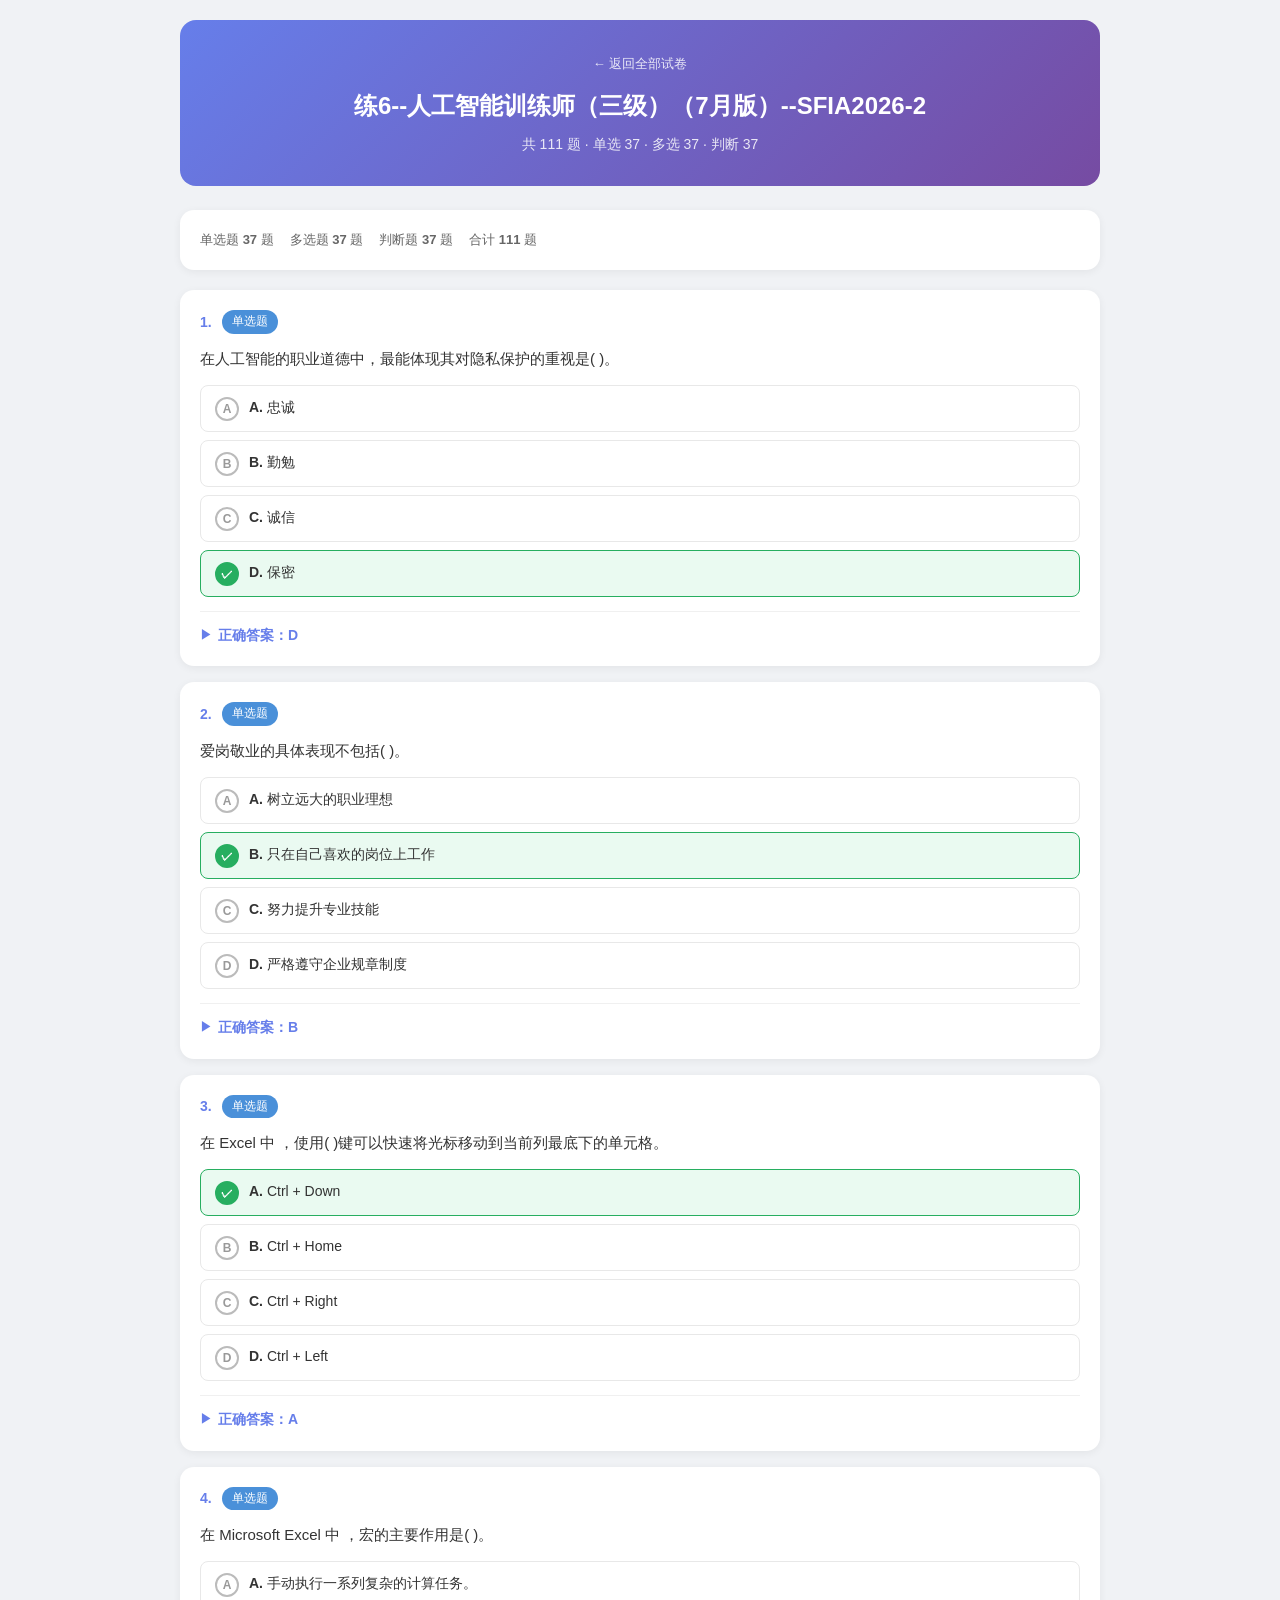
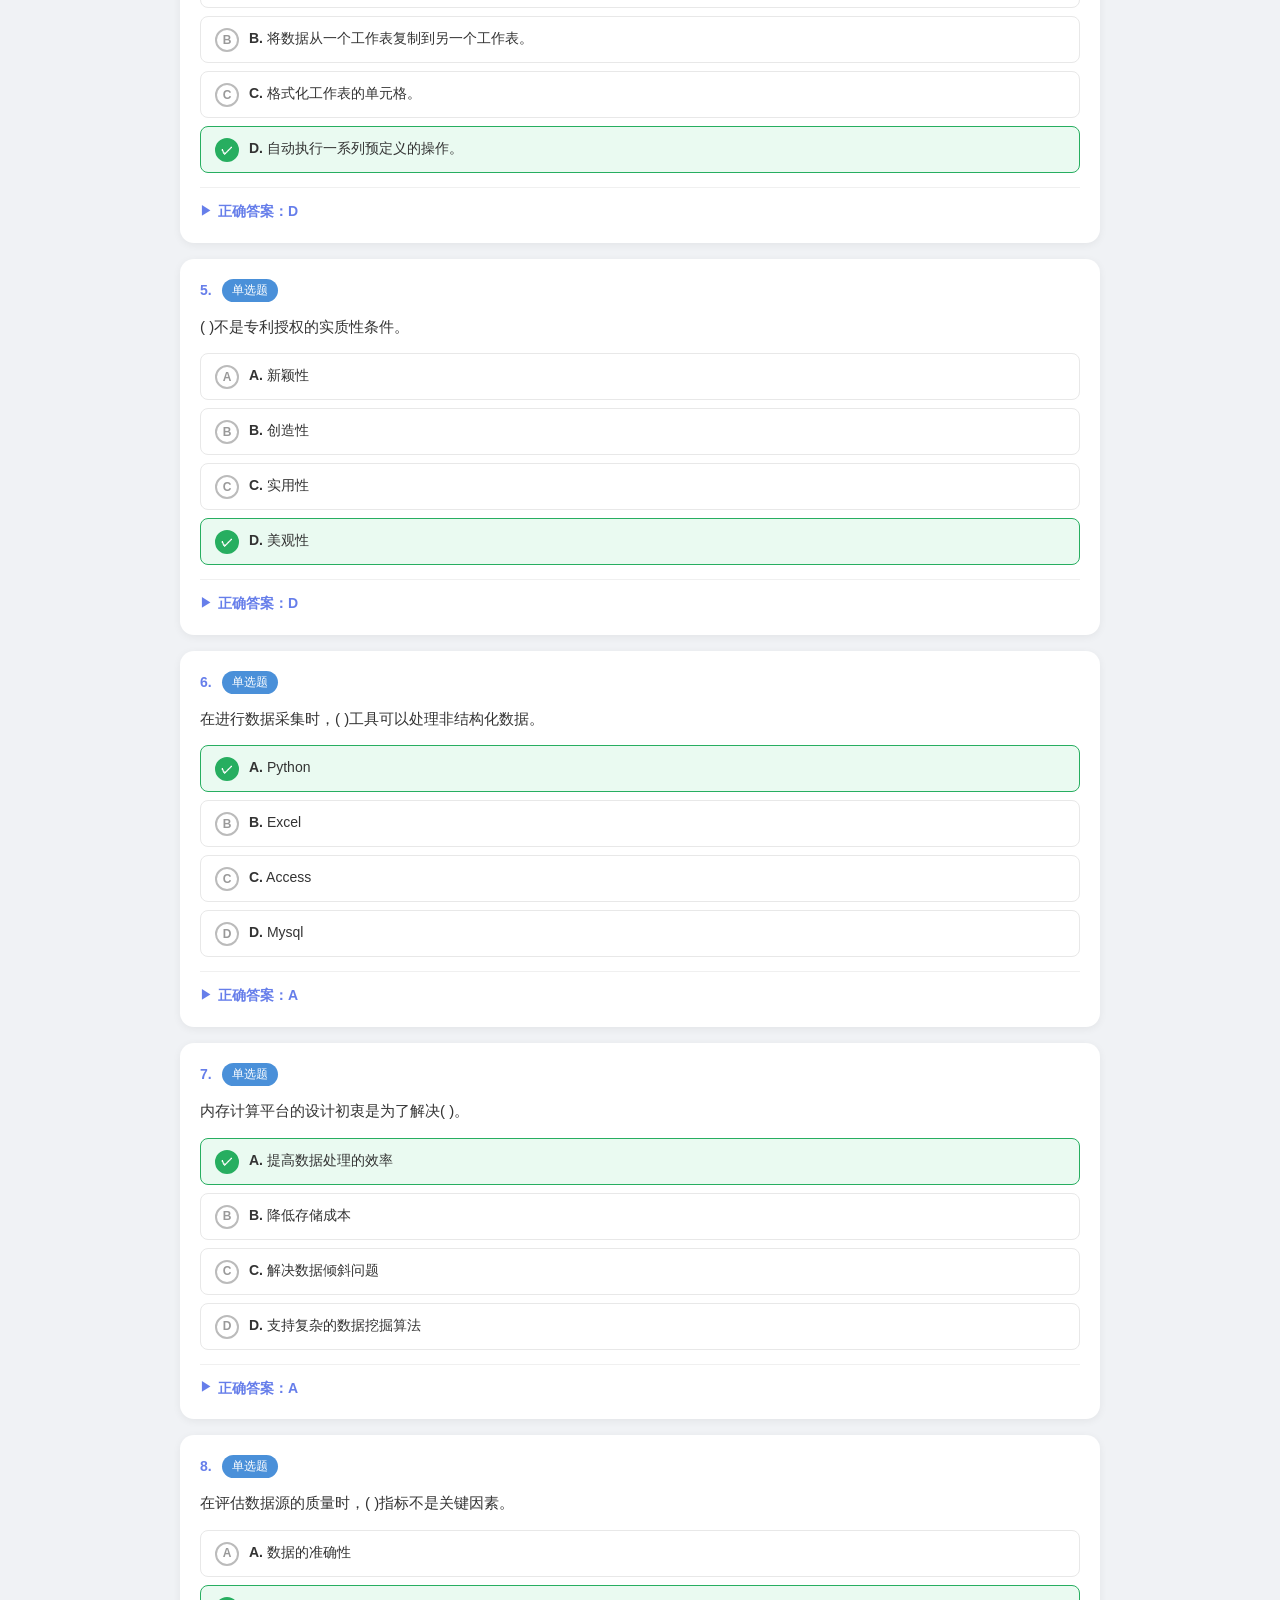
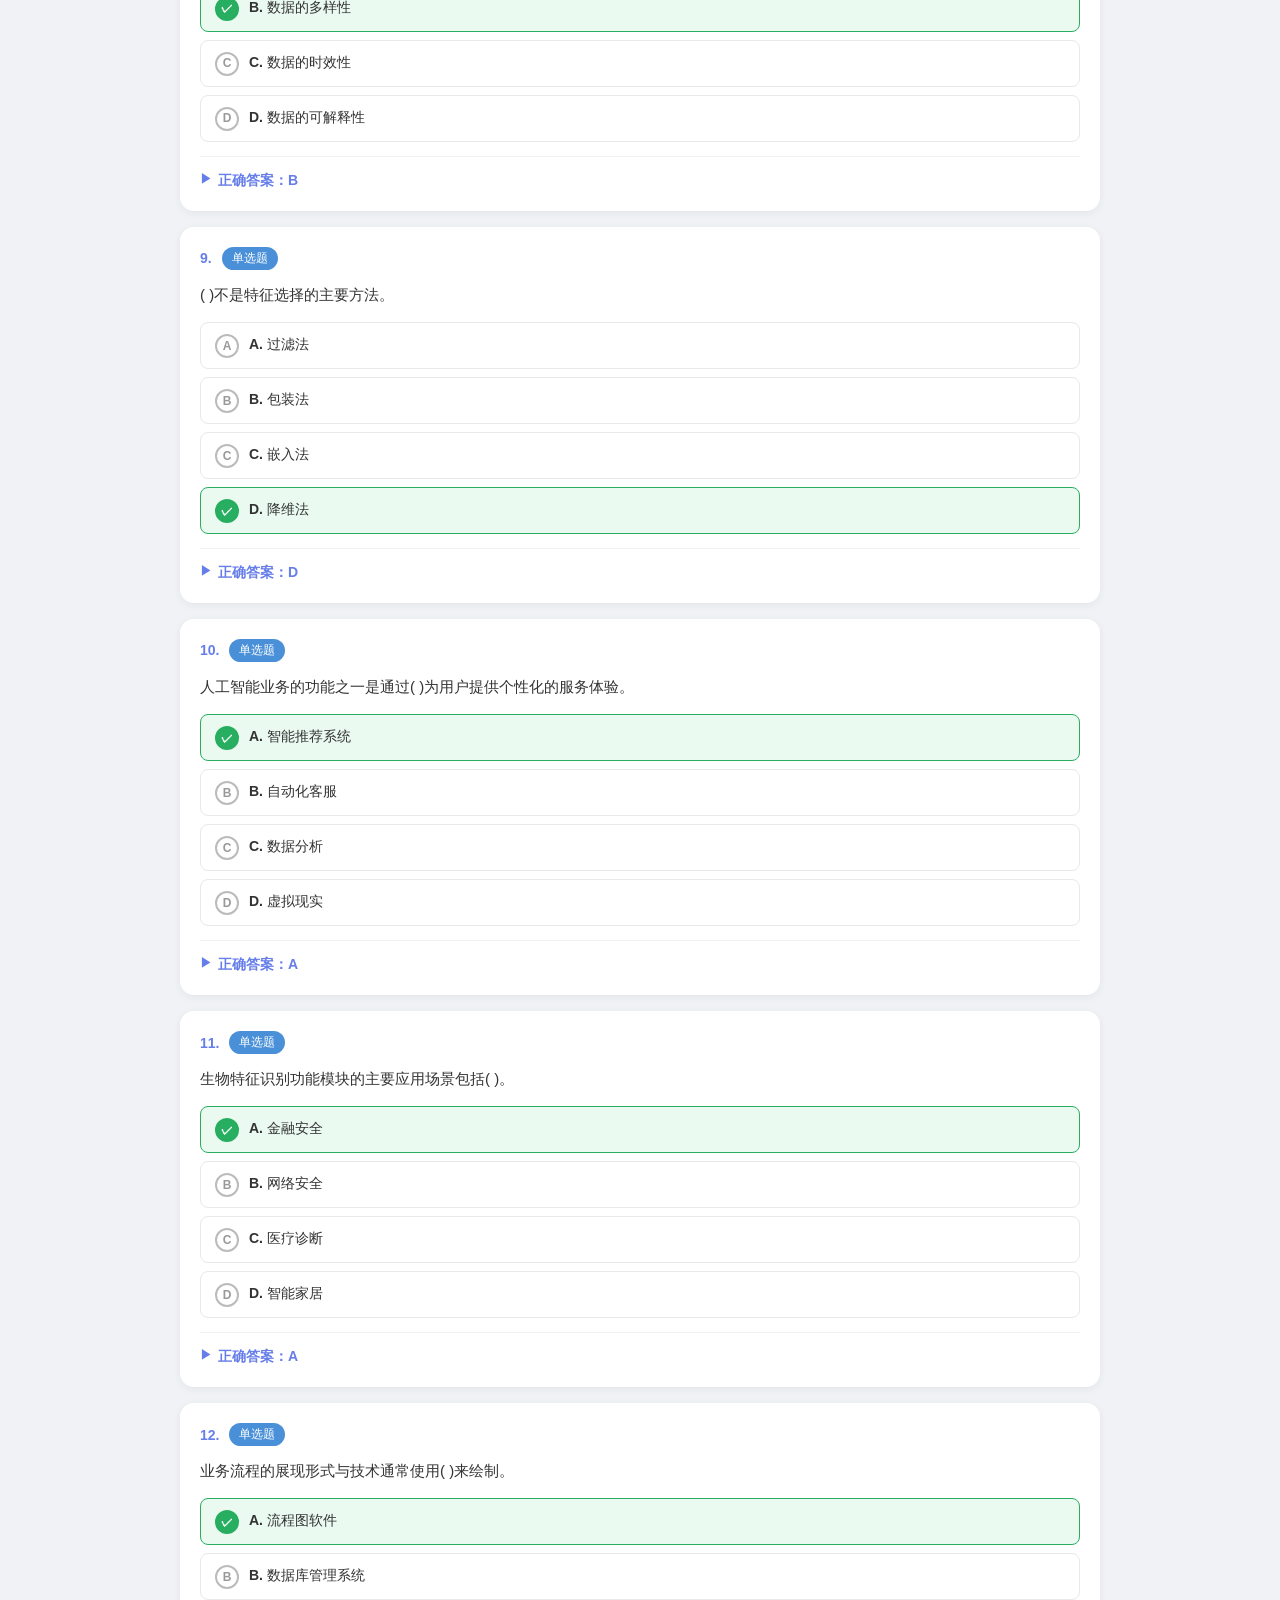
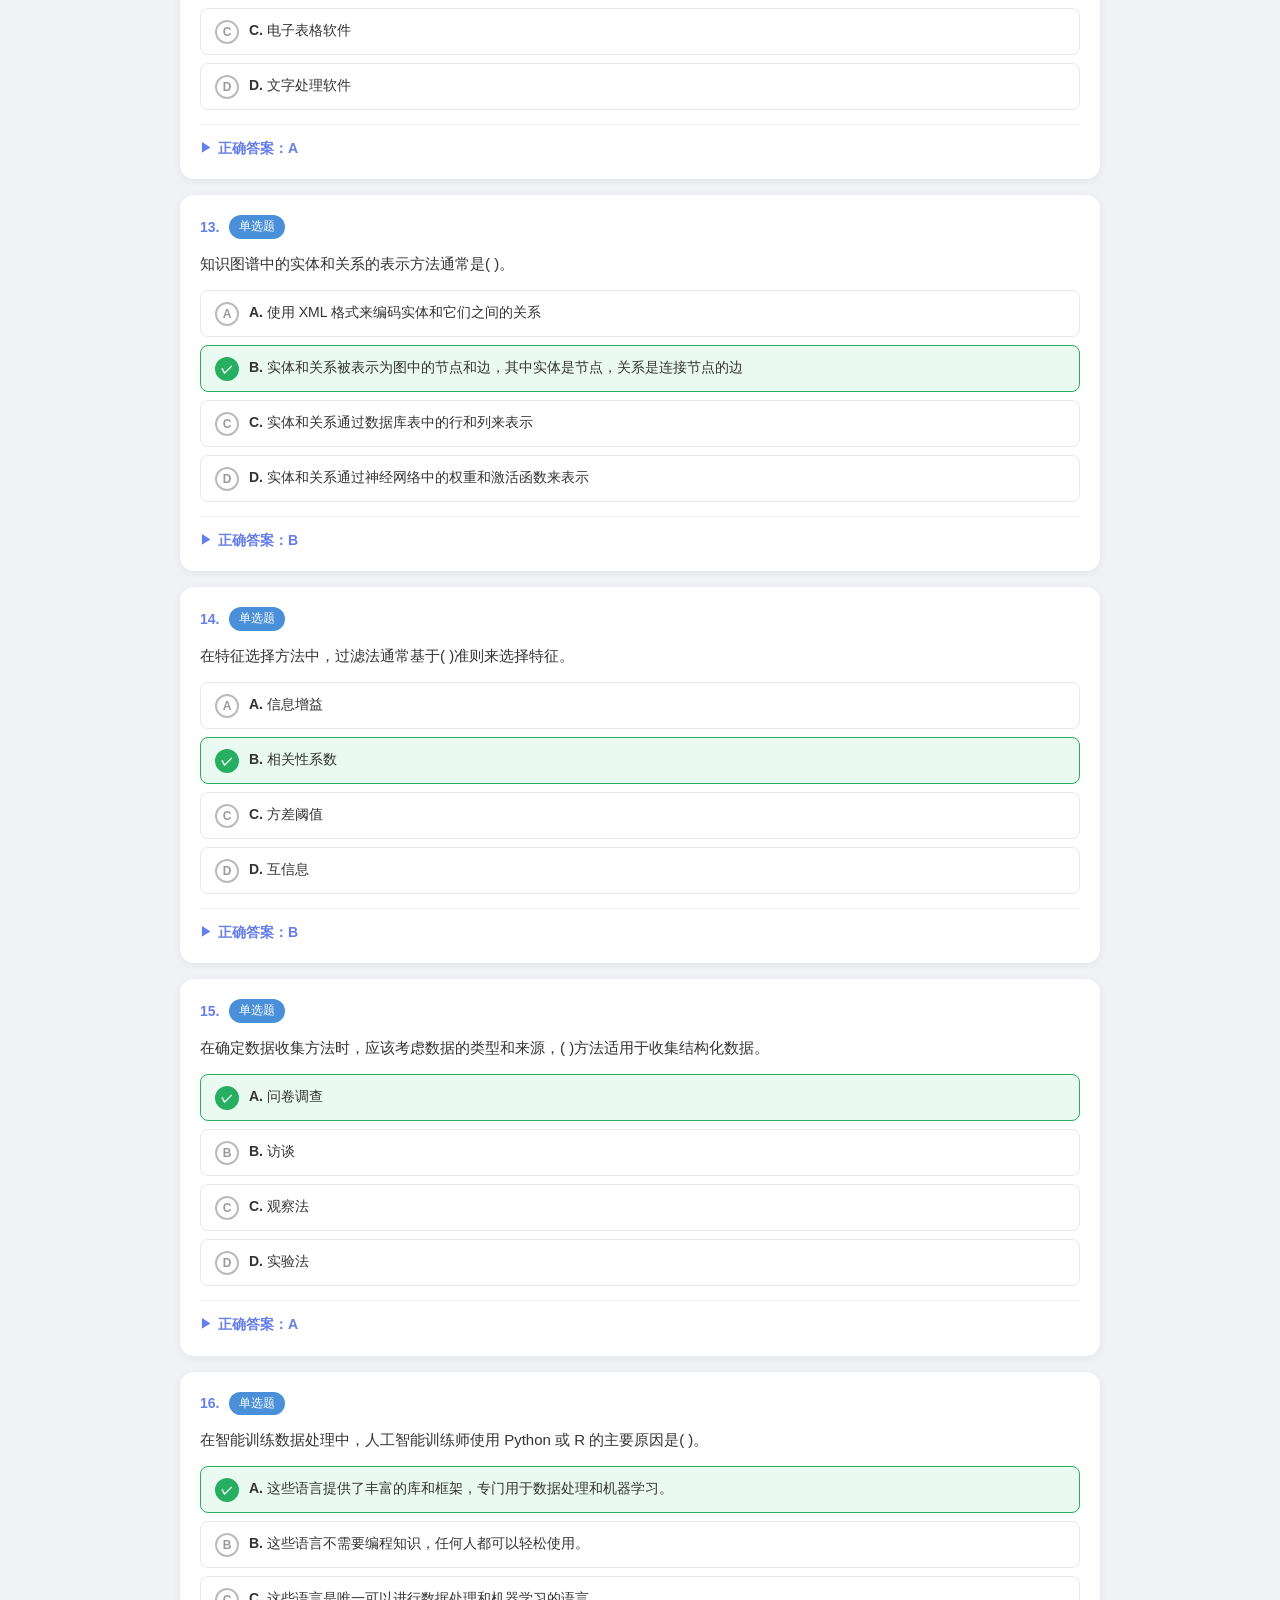
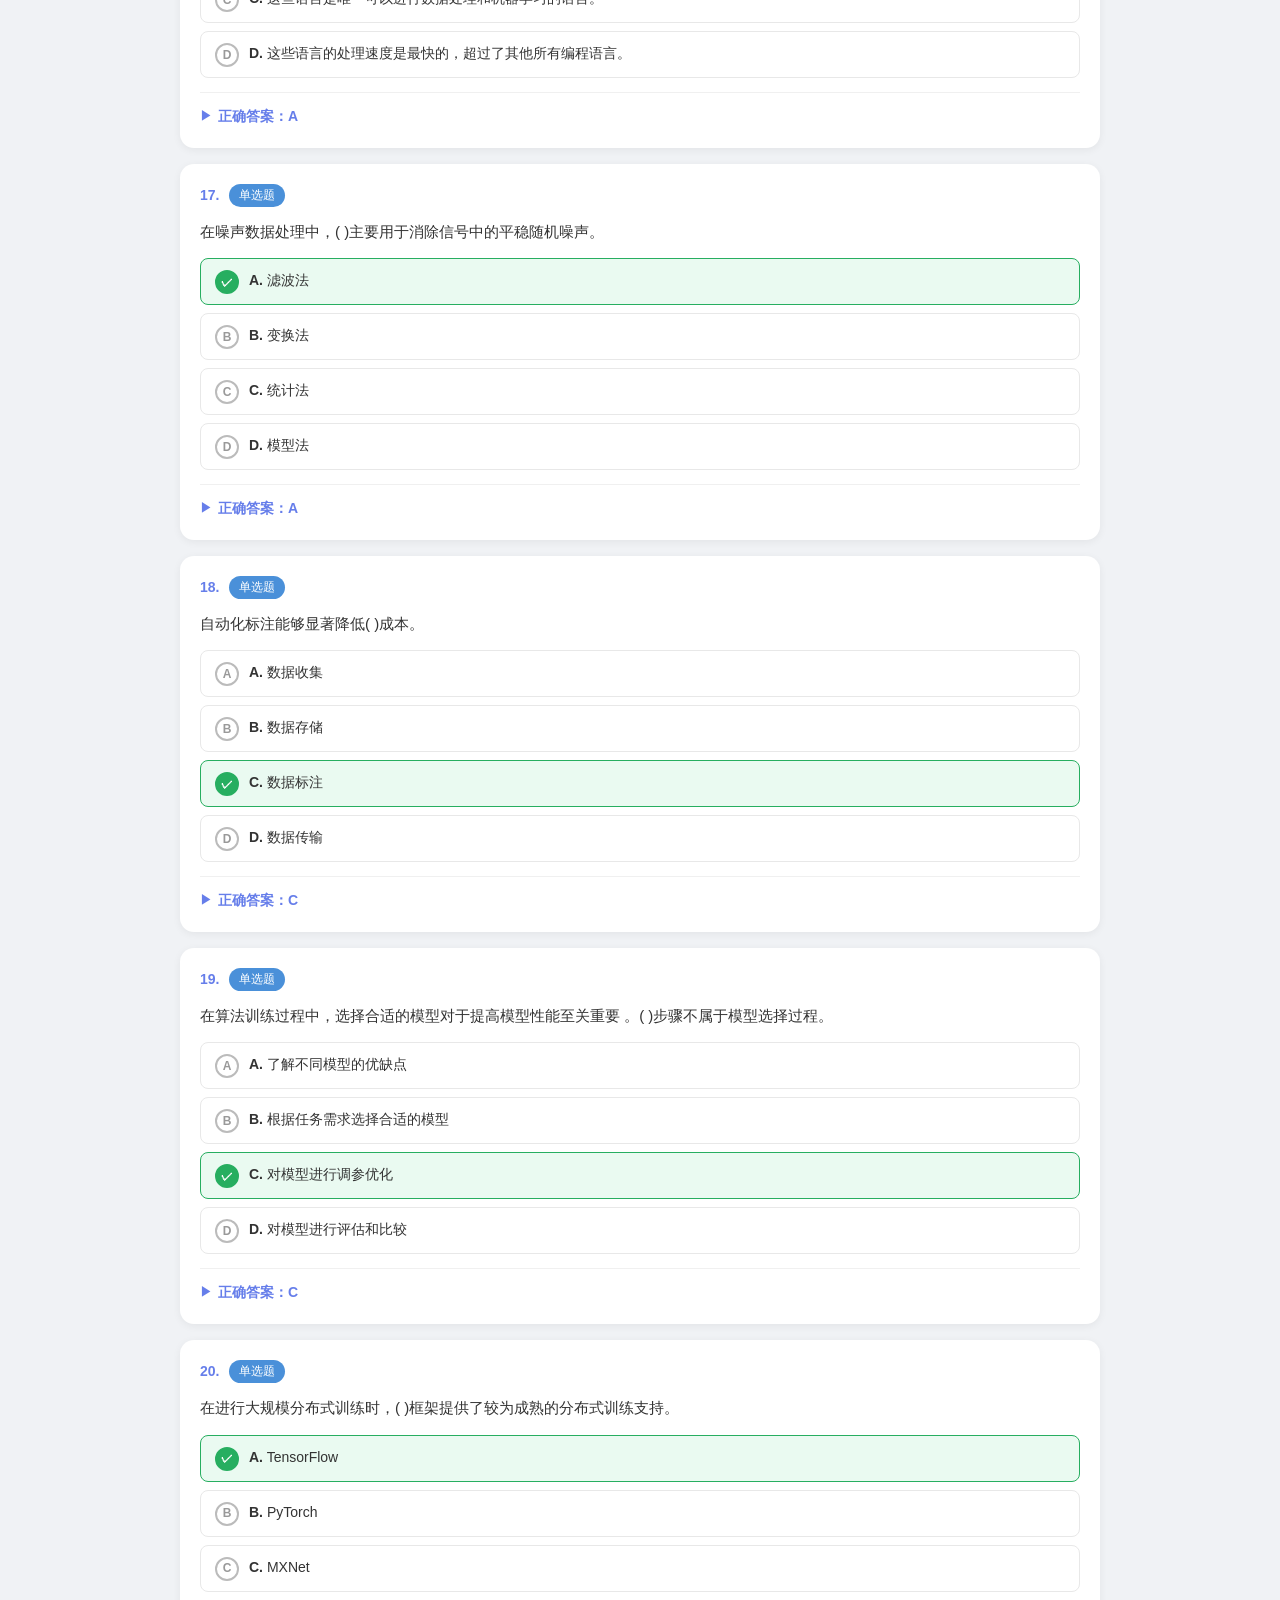
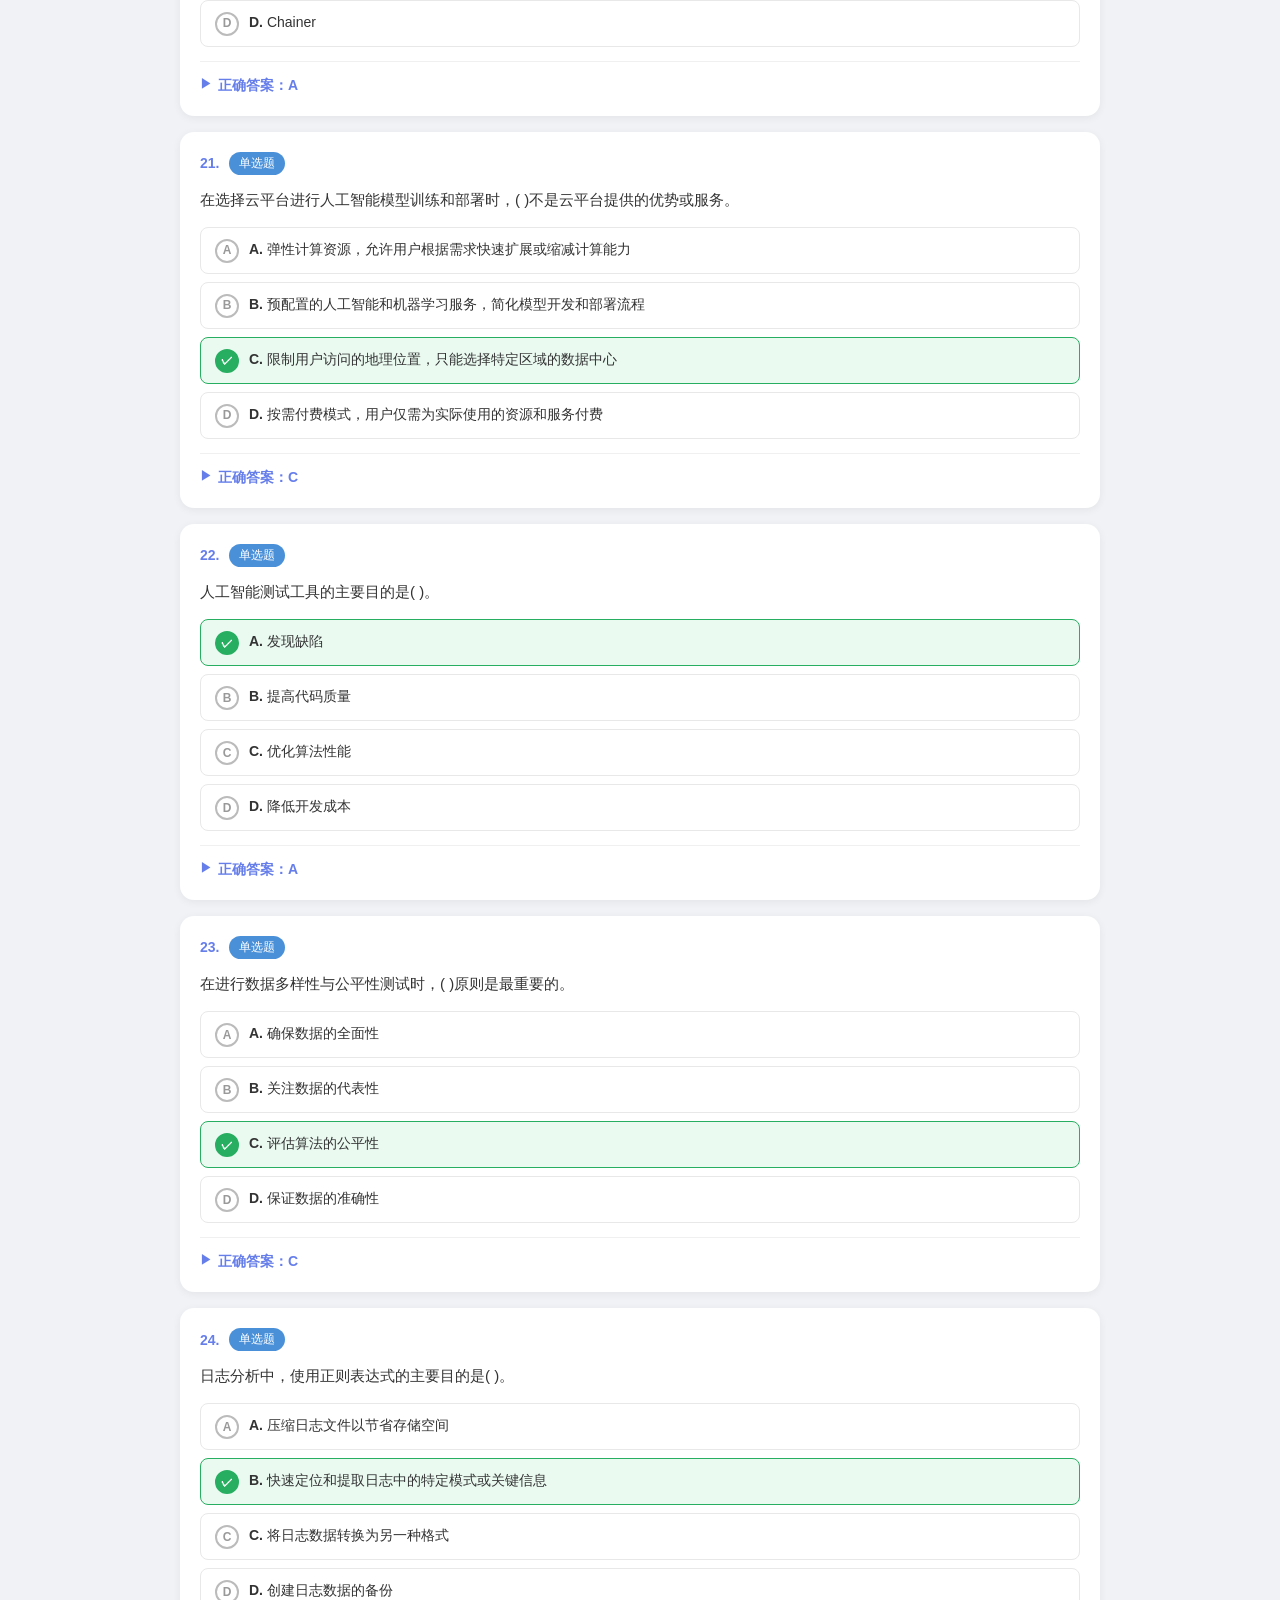
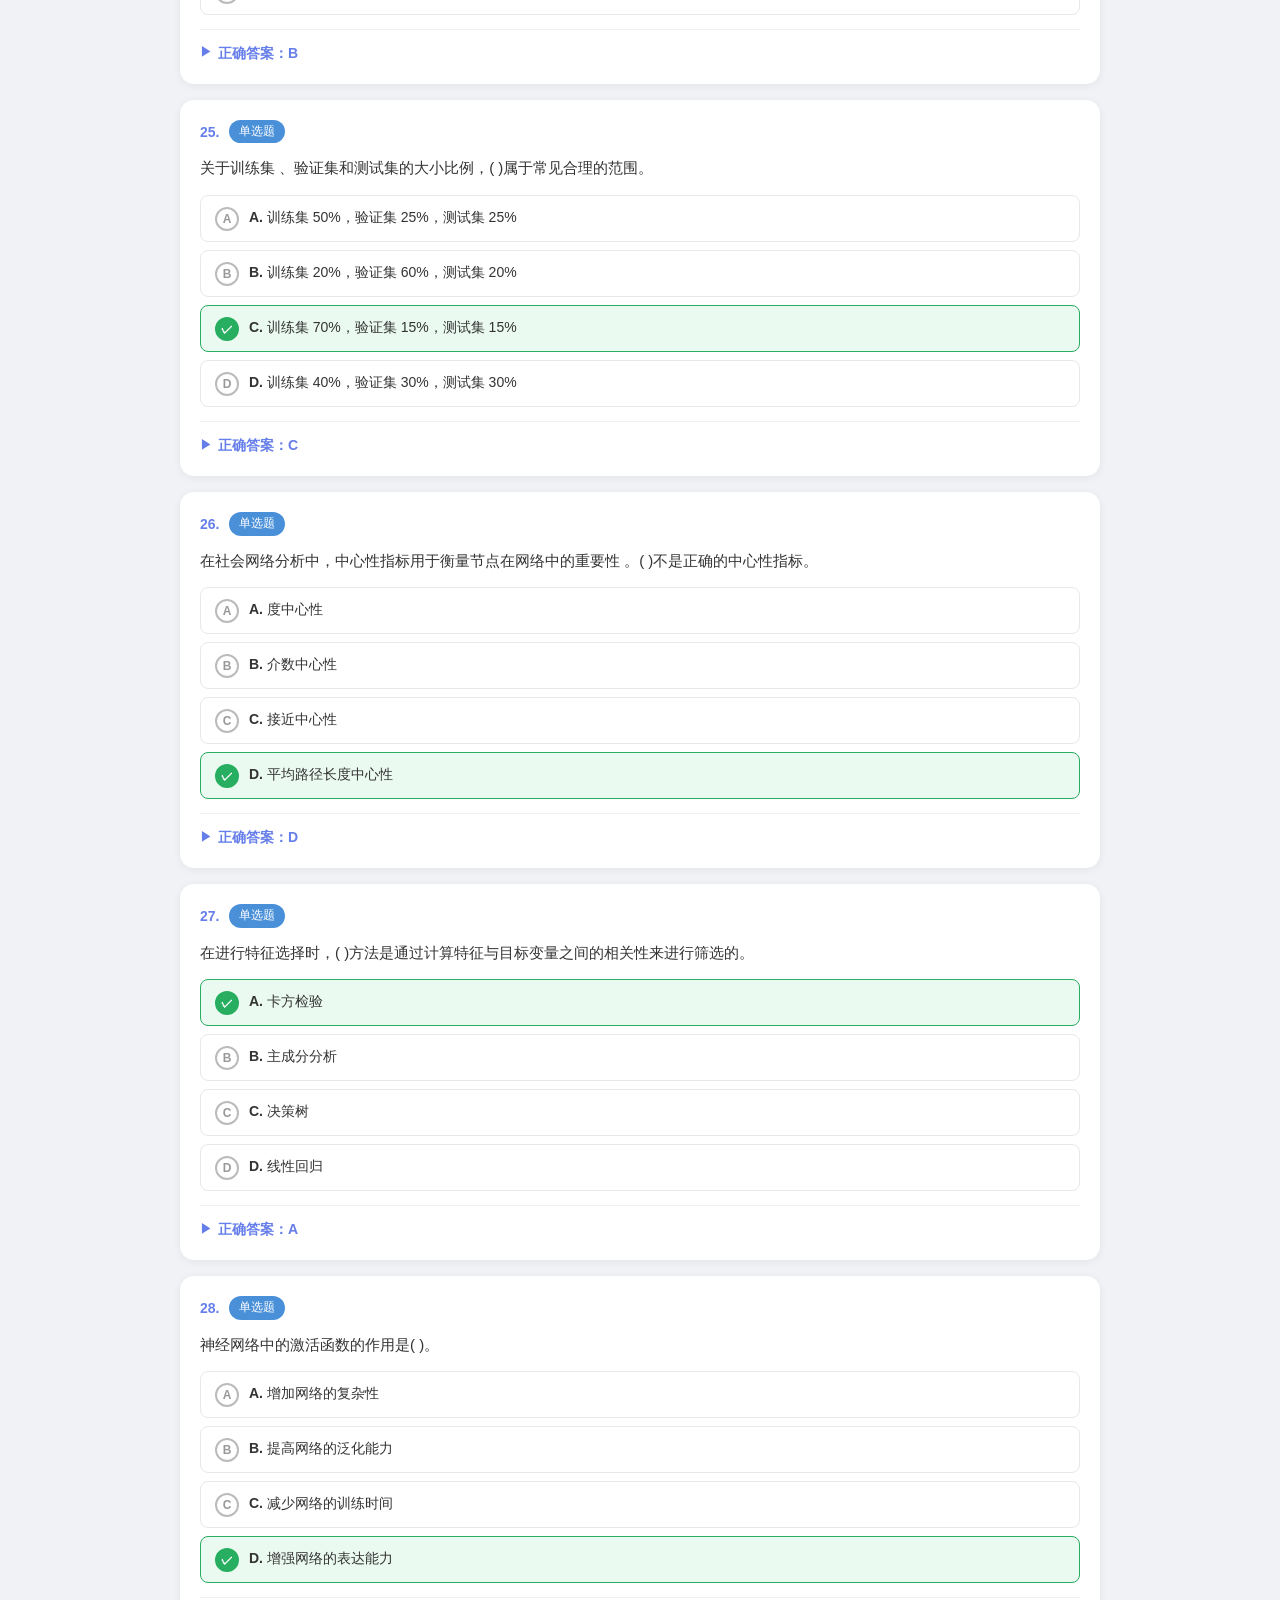
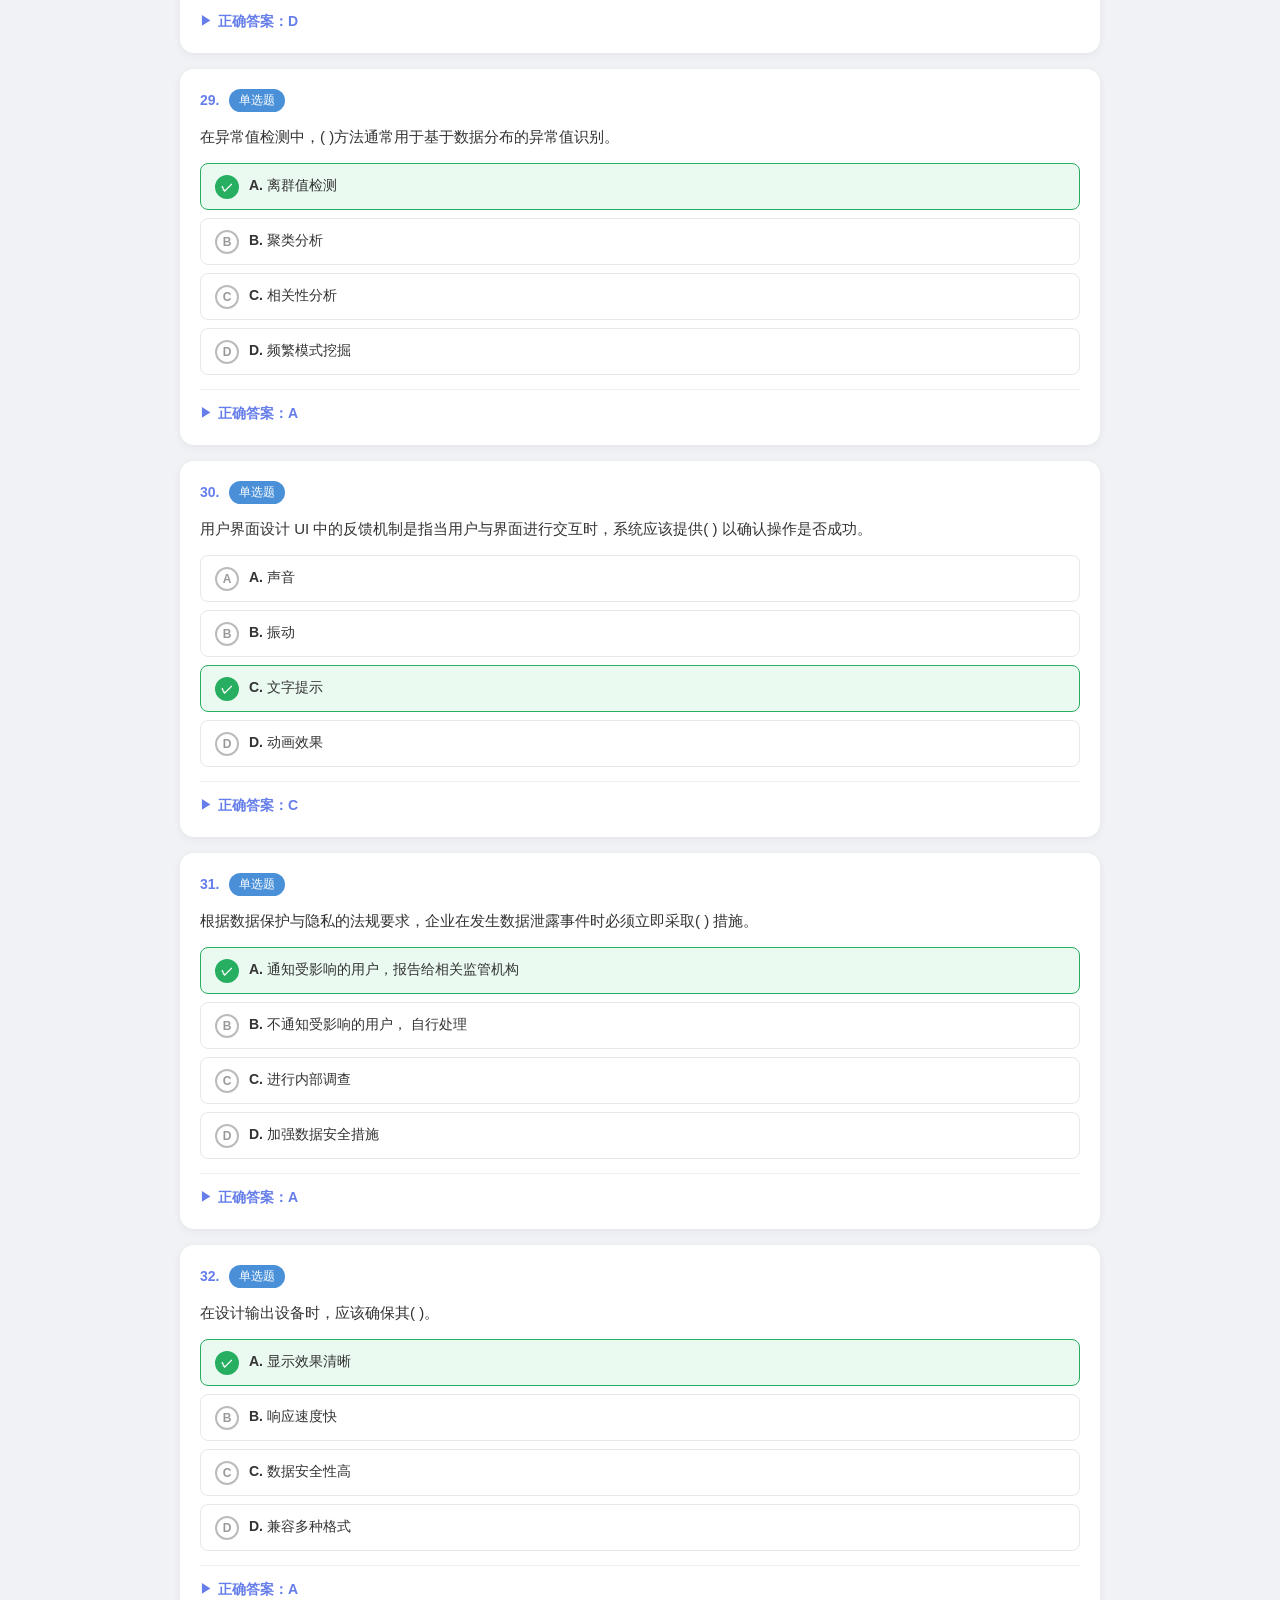
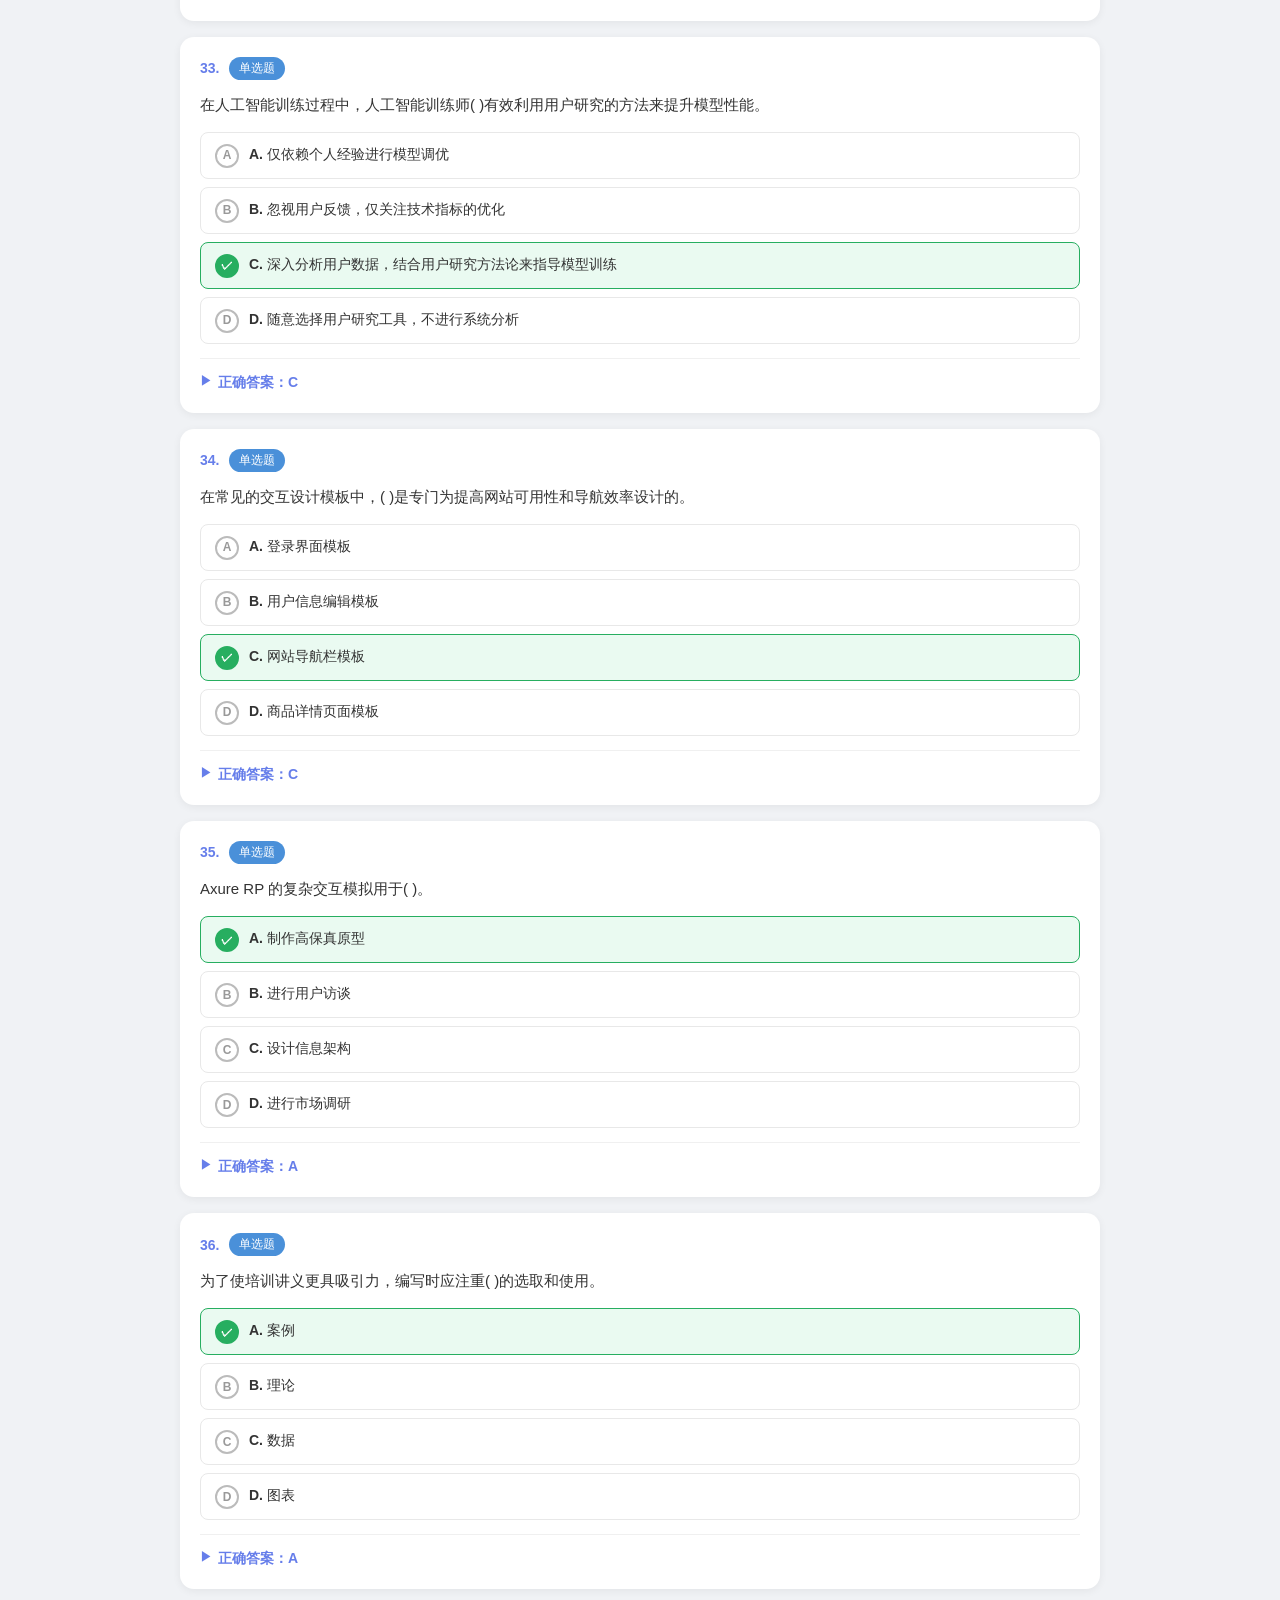
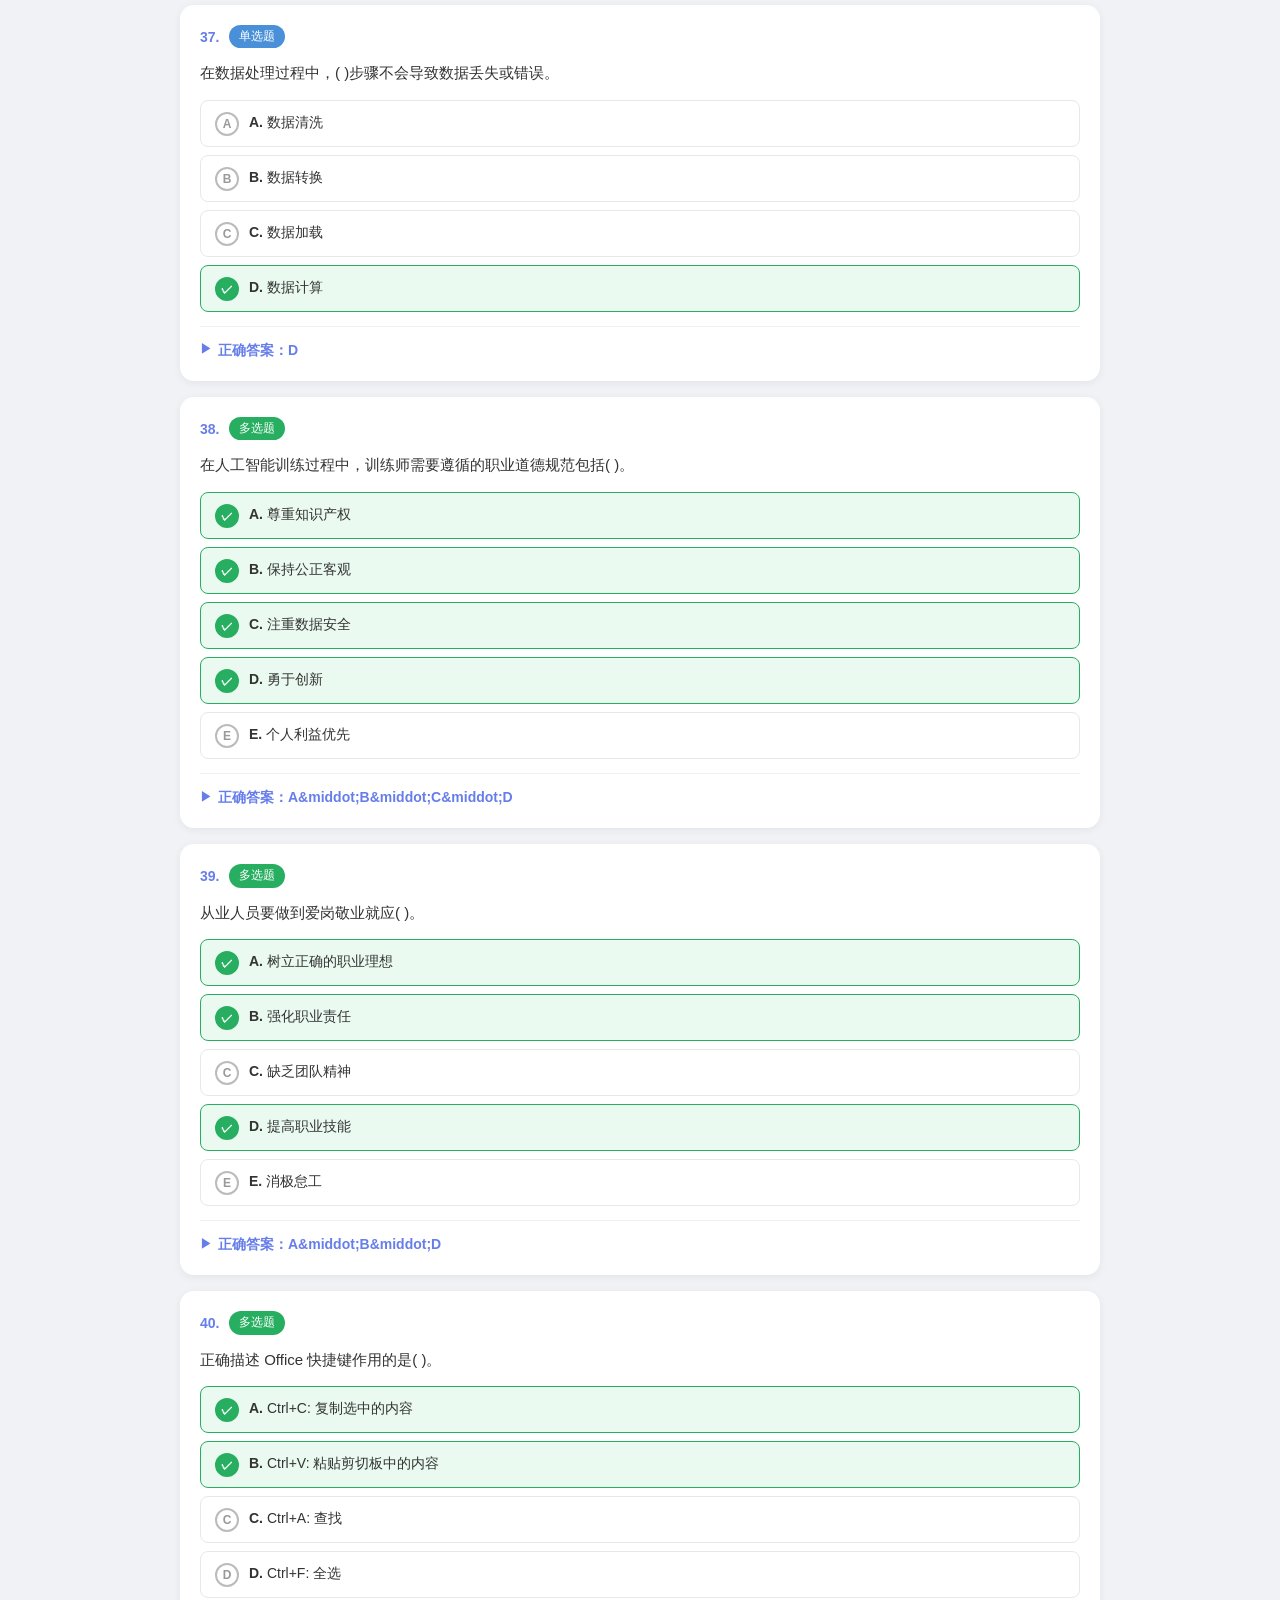
<file: exam6.html>
<!DOCTYPE html>
<html lang="zh-CN">
<head>
<meta charset="UTF-8">
<meta name="viewport" content="width=device-width, initial-scale=1.0">
<title>练6--人工智能训练师（三级）（7月版）--SFIA2026-2 - 答案解析</title>
<link rel="stylesheet" href="style.css">
</head>
<body>
<div class="container">
    <div class="app-header">
        <a href="index.html" class="header-back">&larr; 返回全部试卷</a>
        <h1>练6--人工智能训练师（三级）（7月版）--SFIA2026-2</h1>
        <p>共 111 题 &middot; 单选 37 &middot; 多选 37 &middot; 判断 37</p>
    </div>
    <div class="exam-header">
        <div class="exam-stats">
            <span class="stat">单选题 <b>37</b> 题</span>
            <span class="stat">多选题 <b>37</b> 题</span>
            <span class="stat">判断题 <b>37</b> 题</span>
            <span class="stat">合计 <b>111</b> 题</span>
        </div>
    </div>
            <div class="question-card">
                <div class="q-header">
                    <span class="q-number">1.</span>
                    <span class="q-badge badge-single">单选题</span>
                </div>
                <div class="q-content">在人工智能的职业道德中，最能体现其对隐私保护的重视是( )。</div>
                <div class="options">
                <div class="option"><span class="option-label">A</span><span class="option-text"><b>A.</b> 忠诚</span></div>
                <div class="option"><span class="option-label">B</span><span class="option-text"><b>B.</b> 勤勉</span></div>
                <div class="option"><span class="option-label">C</span><span class="option-text"><b>C.</b> 诚信</span></div>
                <div class="option correct"><span class="option-label">&#10003;</span><span class="option-text"><b>D.</b> 保密</span></div>
                </div>
                <div class="answer-section">
                    <div class="answer-toggle" onclick="toggleAnswer(this)">
                        <span class="arrow">&#9654;</span> 正确答案：D
                    </div>
                    <div class="answer-detail">
                        <div class="parsing">解释：保密最能体现人工智能对隐私保护的重视，因为它直接涉及对用户数据的保护和不泄露。</div>
                    </div>
                </div>
            </div>
            <div class="question-card">
                <div class="q-header">
                    <span class="q-number">2.</span>
                    <span class="q-badge badge-single">单选题</span>
                </div>
                <div class="q-content">爱岗敬业的具体表现不包括( )。</div>
                <div class="options">
                <div class="option"><span class="option-label">A</span><span class="option-text"><b>A.</b> 树立远大的职业理想</span></div>
                <div class="option correct"><span class="option-label">&#10003;</span><span class="option-text"><b>B.</b> 只在自己喜欢的岗位上工作</span></div>
                <div class="option"><span class="option-label">C</span><span class="option-text"><b>C.</b> 努力提升专业技能</span></div>
                <div class="option"><span class="option-label">D</span><span class="option-text"><b>D.</b> 严格遵守企业规章制度</span></div>
                </div>
                <div class="answer-section">
                    <div class="answer-toggle" onclick="toggleAnswer(this)">
                        <span class="arrow">&#9654;</span> 正确答案：B
                    </div>
                    <div class="answer-detail">
                        <div class="parsing">解释：只在自己喜欢的岗位上工作不符合爱岗敬业的要求，爱岗敬业强调在任何岗位都应尽职尽责。</div>
                    </div>
                </div>
            </div>
            <div class="question-card">
                <div class="q-header">
                    <span class="q-number">3.</span>
                    <span class="q-badge badge-single">单选题</span>
                </div>
                <div class="q-content">在 Excel 中 ，使用( )键可以快速将光标移动到当前列最底下的单元格。</div>
                <div class="options">
                <div class="option correct"><span class="option-label">&#10003;</span><span class="option-text"><b>A.</b> Ctrl + Down</span></div>
                <div class="option"><span class="option-label">B</span><span class="option-text"><b>B.</b> Ctrl + Home</span></div>
                <div class="option"><span class="option-label">C</span><span class="option-text"><b>C.</b> Ctrl + Right</span></div>
                <div class="option"><span class="option-label">D</span><span class="option-text"><b>D.</b> Ctrl + Left</span></div>
                </div>
                <div class="answer-section">
                    <div class="answer-toggle" onclick="toggleAnswer(this)">
                        <span class="arrow">&#9654;</span> 正确答案：A
                    </div>
                    <div class="answer-detail">
                        <div class="parsing">解释：Ctrl + Down 组合键可以将光标快速移动到当前列最底下的单元格。</div>
                    </div>
                </div>
            </div>
            <div class="question-card">
                <div class="q-header">
                    <span class="q-number">4.</span>
                    <span class="q-badge badge-single">单选题</span>
                </div>
                <div class="q-content">在 Microsoft Excel 中 ，宏的主要作用是( )。</div>
                <div class="options">
                <div class="option"><span class="option-label">A</span><span class="option-text"><b>A.</b> 手动执行一系列复杂的计算任务。</span></div>
                <div class="option"><span class="option-label">B</span><span class="option-text"><b>B.</b> 将数据从一个工作表复制到另一个工作表。</span></div>
                <div class="option"><span class="option-label">C</span><span class="option-text"><b>C.</b> 格式化工作表的单元格。</span></div>
                <div class="option correct"><span class="option-label">&#10003;</span><span class="option-text"><b>D.</b> 自动执行一系列预定义的操作。</span></div>
                </div>
                <div class="answer-section">
                    <div class="answer-toggle" onclick="toggleAnswer(this)">
                        <span class="arrow">&#9654;</span> 正确答案：D
                    </div>
                    <div class="answer-detail">
                        <div class="parsing">解释：宏的主要作用是自动执行一系列预定义的操作，可以简化重复性任务，提高工作效率。</div>
                    </div>
                </div>
            </div>
            <div class="question-card">
                <div class="q-header">
                    <span class="q-number">5.</span>
                    <span class="q-badge badge-single">单选题</span>
                </div>
                <div class="q-content">( )不是专利授权的实质性条件。</div>
                <div class="options">
                <div class="option"><span class="option-label">A</span><span class="option-text"><b>A.</b> 新颖性</span></div>
                <div class="option"><span class="option-label">B</span><span class="option-text"><b>B.</b> 创造性</span></div>
                <div class="option"><span class="option-label">C</span><span class="option-text"><b>C.</b> 实用性</span></div>
                <div class="option correct"><span class="option-label">&#10003;</span><span class="option-text"><b>D.</b> 美观性</span></div>
                </div>
                <div class="answer-section">
                    <div class="answer-toggle" onclick="toggleAnswer(this)">
                        <span class="arrow">&#9654;</span> 正确答案：D
                    </div>
                    <div class="answer-detail">
                        <div class="parsing">解释：美观性不是专利授权的实质性条件，专利授权的实质性条件包括新颖性、创造性和实用性。</div>
                    </div>
                </div>
            </div>
            <div class="question-card">
                <div class="q-header">
                    <span class="q-number">6.</span>
                    <span class="q-badge badge-single">单选题</span>
                </div>
                <div class="q-content">在进行数据采集时，( )工具可以处理非结构化数据。</div>
                <div class="options">
                <div class="option correct"><span class="option-label">&#10003;</span><span class="option-text"><b>A.</b> Python</span></div>
                <div class="option"><span class="option-label">B</span><span class="option-text"><b>B.</b> Excel</span></div>
                <div class="option"><span class="option-label">C</span><span class="option-text"><b>C.</b> Access</span></div>
                <div class="option"><span class="option-label">D</span><span class="option-text"><b>D.</b> Mysql</span></div>
                </div>
                <div class="answer-section">
                    <div class="answer-toggle" onclick="toggleAnswer(this)">
                        <span class="arrow">&#9654;</span> 正确答案：A
                    </div>
                    <div class="answer-detail">
                        <div class="parsing">解释：Python可以处理非结构化数据，如文本、图像、音频等，而其他选项主要处理结构化数据。</div>
                    </div>
                </div>
            </div>
            <div class="question-card">
                <div class="q-header">
                    <span class="q-number">7.</span>
                    <span class="q-badge badge-single">单选题</span>
                </div>
                <div class="q-content">内存计算平台的设计初衷是为了解决( )。</div>
                <div class="options">
                <div class="option correct"><span class="option-label">&#10003;</span><span class="option-text"><b>A.</b> 提高数据处理的效率</span></div>
                <div class="option"><span class="option-label">B</span><span class="option-text"><b>B.</b> 降低存储成本</span></div>
                <div class="option"><span class="option-label">C</span><span class="option-text"><b>C.</b> 解决数据倾斜问题</span></div>
                <div class="option"><span class="option-label">D</span><span class="option-text"><b>D.</b> 支持复杂的数据挖掘算法</span></div>
                </div>
                <div class="answer-section">
                    <div class="answer-toggle" onclick="toggleAnswer(this)">
                        <span class="arrow">&#9654;</span> 正确答案：A
                    </div>
                    <div class="answer-detail">
                        <div class="parsing">解释：提高数据处理的效率</div>
                    </div>
                </div>
            </div>
            <div class="question-card">
                <div class="q-header">
                    <span class="q-number">8.</span>
                    <span class="q-badge badge-single">单选题</span>
                </div>
                <div class="q-content">在评估数据源的质量时，( )指标不是关键因素。</div>
                <div class="options">
                <div class="option"><span class="option-label">A</span><span class="option-text"><b>A.</b> 数据的准确性</span></div>
                <div class="option correct"><span class="option-label">&#10003;</span><span class="option-text"><b>B.</b> 数据的多样性</span></div>
                <div class="option"><span class="option-label">C</span><span class="option-text"><b>C.</b> 数据的时效性</span></div>
                <div class="option"><span class="option-label">D</span><span class="option-text"><b>D.</b> 数据的可解释性</span></div>
                </div>
                <div class="answer-section">
                    <div class="answer-toggle" onclick="toggleAnswer(this)">
                        <span class="arrow">&#9654;</span> 正确答案：B
                    </div>
                    <div class="answer-detail">
                        <div class="parsing">解释：数据的多样性不是评估数据源质量的关键因素，准确性、时效性和可解释性才是关键指标。</div>
                    </div>
                </div>
            </div>
            <div class="question-card">
                <div class="q-header">
                    <span class="q-number">9.</span>
                    <span class="q-badge badge-single">单选题</span>
                </div>
                <div class="q-content">( )不是特征选择的主要方法。</div>
                <div class="options">
                <div class="option"><span class="option-label">A</span><span class="option-text"><b>A.</b> 过滤法</span></div>
                <div class="option"><span class="option-label">B</span><span class="option-text"><b>B.</b> 包装法</span></div>
                <div class="option"><span class="option-label">C</span><span class="option-text"><b>C.</b> 嵌入法</span></div>
                <div class="option correct"><span class="option-label">&#10003;</span><span class="option-text"><b>D.</b> 降维法</span></div>
                </div>
                <div class="answer-section">
                    <div class="answer-toggle" onclick="toggleAnswer(this)">
                        <span class="arrow">&#9654;</span> 正确答案：D
                    </div>
                    <div class="answer-detail">
                        <div class="parsing">解释：降维法不是特征选择的主要方法，而是特征提取的一种方法。特征选择的主要方法包括过滤法、包装法和嵌入法。</div>
                    </div>
                </div>
            </div>
            <div class="question-card">
                <div class="q-header">
                    <span class="q-number">10.</span>
                    <span class="q-badge badge-single">单选题</span>
                </div>
                <div class="q-content">人工智能业务的功能之一是通过( )为用户提供个性化的服务体验。</div>
                <div class="options">
                <div class="option correct"><span class="option-label">&#10003;</span><span class="option-text"><b>A.</b> 智能推荐系统</span></div>
                <div class="option"><span class="option-label">B</span><span class="option-text"><b>B.</b> 自动化客服</span></div>
                <div class="option"><span class="option-label">C</span><span class="option-text"><b>C.</b> 数据分析</span></div>
                <div class="option"><span class="option-label">D</span><span class="option-text"><b>D.</b> 虚拟现实</span></div>
                </div>
                <div class="answer-section">
                    <div class="answer-toggle" onclick="toggleAnswer(this)">
                        <span class="arrow">&#9654;</span> 正确答案：A
                    </div>
                    <div class="answer-detail">
                        <div class="parsing">解释：智能推荐系统能够根据用户的历史行为和偏好，提供个性化的内容或服务推荐，从而提升用户体验。</div>
                    </div>
                </div>
            </div>
            <div class="question-card">
                <div class="q-header">
                    <span class="q-number">11.</span>
                    <span class="q-badge badge-single">单选题</span>
                </div>
                <div class="q-content">生物特征识别功能模块的主要应用场景包括( )。</div>
                <div class="options">
                <div class="option correct"><span class="option-label">&#10003;</span><span class="option-text"><b>A.</b> 金融安全</span></div>
                <div class="option"><span class="option-label">B</span><span class="option-text"><b>B.</b> 网络安全</span></div>
                <div class="option"><span class="option-label">C</span><span class="option-text"><b>C.</b> 医疗诊断</span></div>
                <div class="option"><span class="option-label">D</span><span class="option-text"><b>D.</b> 智能家居</span></div>
                </div>
                <div class="answer-section">
                    <div class="answer-toggle" onclick="toggleAnswer(this)">
                        <span class="arrow">&#9654;</span> 正确答案：A
                    </div>
                    <div class="answer-detail">
                        <div class="parsing">解释：金融安全是生物特征识别功能模块的主要应用场景之一，用于身份验证和交易安全。</div>
                    </div>
                </div>
            </div>
            <div class="question-card">
                <div class="q-header">
                    <span class="q-number">12.</span>
                    <span class="q-badge badge-single">单选题</span>
                </div>
                <div class="q-content">业务流程的展现形式与技术通常使用( )来绘制。</div>
                <div class="options">
                <div class="option correct"><span class="option-label">&#10003;</span><span class="option-text"><b>A.</b> 流程图软件</span></div>
                <div class="option"><span class="option-label">B</span><span class="option-text"><b>B.</b> 数据库管理系统</span></div>
                <div class="option"><span class="option-label">C</span><span class="option-text"><b>C.</b> 电子表格软件</span></div>
                <div class="option"><span class="option-label">D</span><span class="option-text"><b>D.</b> 文字处理软件</span></div>
                </div>
                <div class="answer-section">
                    <div class="answer-toggle" onclick="toggleAnswer(this)">
                        <span class="arrow">&#9654;</span> 正确答案：A
                    </div>
                    <div class="answer-detail">
                        <div class="parsing">解释：流程图软件专门用于绘制业务流程，能够清晰展示步骤和逻辑关系。</div>
                    </div>
                </div>
            </div>
            <div class="question-card">
                <div class="q-header">
                    <span class="q-number">13.</span>
                    <span class="q-badge badge-single">单选题</span>
                </div>
                <div class="q-content">知识图谱中的实体和关系的表示方法通常是( )。</div>
                <div class="options">
                <div class="option"><span class="option-label">A</span><span class="option-text"><b>A.</b> 使用 XML 格式来编码实体和它们之间的关系</span></div>
                <div class="option correct"><span class="option-label">&#10003;</span><span class="option-text"><b>B.</b> 实体和关系被表示为图中的节点和边，其中实体是节点，关系是连接节点的边</span></div>
                <div class="option"><span class="option-label">C</span><span class="option-text"><b>C.</b> 实体和关系通过数据库表中的行和列来表示</span></div>
                <div class="option"><span class="option-label">D</span><span class="option-text"><b>D.</b> 实体和关系通过神经网络中的权重和激活函数来表示</span></div>
                </div>
                <div class="answer-section">
                    <div class="answer-toggle" onclick="toggleAnswer(this)">
                        <span class="arrow">&#9654;</span> 正确答案：B
                    </div>
                    <div class="answer-detail">
                        <div class="parsing">解释：知识图谱通常使用图结构来表示，其中实体是图中的节点，关系是连接节点的边。</div>
                    </div>
                </div>
            </div>
            <div class="question-card">
                <div class="q-header">
                    <span class="q-number">14.</span>
                    <span class="q-badge badge-single">单选题</span>
                </div>
                <div class="q-content">在特征选择方法中，过滤法通常基于( )准则来选择特征。</div>
                <div class="options">
                <div class="option"><span class="option-label">A</span><span class="option-text"><b>A.</b> 信息增益</span></div>
                <div class="option correct"><span class="option-label">&#10003;</span><span class="option-text"><b>B.</b> 相关性系数</span></div>
                <div class="option"><span class="option-label">C</span><span class="option-text"><b>C.</b> 方差阈值</span></div>
                <div class="option"><span class="option-label">D</span><span class="option-text"><b>D.</b> 互信息</span></div>
                </div>
                <div class="answer-section">
                    <div class="answer-toggle" onclick="toggleAnswer(this)">
                        <span class="arrow">&#9654;</span> 正确答案：B
                    </div>
                    <div class="answer-detail">
                        <div class="parsing">解释：其核心思想是利用统计指标衡量每个特征与目标变量的关系强度</div>
                    </div>
                </div>
            </div>
            <div class="question-card">
                <div class="q-header">
                    <span class="q-number">15.</span>
                    <span class="q-badge badge-single">单选题</span>
                </div>
                <div class="q-content">在确定数据收集方法时，应该考虑数据的类型和来源，( )方法适用于收集结构化数据。</div>
                <div class="options">
                <div class="option correct"><span class="option-label">&#10003;</span><span class="option-text"><b>A.</b> 问卷调查</span></div>
                <div class="option"><span class="option-label">B</span><span class="option-text"><b>B.</b> 访谈</span></div>
                <div class="option"><span class="option-label">C</span><span class="option-text"><b>C.</b> 观察法</span></div>
                <div class="option"><span class="option-label">D</span><span class="option-text"><b>D.</b> 实验法</span></div>
                </div>
                <div class="answer-section">
                    <div class="answer-toggle" onclick="toggleAnswer(this)">
                        <span class="arrow">&#9654;</span> 正确答案：A
                    </div>
                    <div class="answer-detail">
                        <div class="parsing">解释：问卷调查适用于收集结构化数据，因为可以设计标准化的问题和选项，便于量化分析。</div>
                    </div>
                </div>
            </div>
            <div class="question-card">
                <div class="q-header">
                    <span class="q-number">16.</span>
                    <span class="q-badge badge-single">单选题</span>
                </div>
                <div class="q-content">在智能训练数据处理中，人工智能训练师使用 Python 或 R 的主要原因是( )。</div>
                <div class="options">
                <div class="option correct"><span class="option-label">&#10003;</span><span class="option-text"><b>A.</b> 这些语言提供了丰富的库和框架，专门用于数据处理和机器学习。</span></div>
                <div class="option"><span class="option-label">B</span><span class="option-text"><b>B.</b> 这些语言不需要编程知识，任何人都可以轻松使用。</span></div>
                <div class="option"><span class="option-label">C</span><span class="option-text"><b>C.</b> 这些语言是唯一可以进行数据处理和机器学习的语言。</span></div>
                <div class="option"><span class="option-label">D</span><span class="option-text"><b>D.</b> 这些语言的处理速度是最快的，超过了其他所有编程语言。</span></div>
                </div>
                <div class="answer-section">
                    <div class="answer-toggle" onclick="toggleAnswer(this)">
                        <span class="arrow">&#9654;</span> 正确答案：A
                    </div>
                    <div class="answer-detail">
                        <div class="parsing">解释：这些语言提供了丰富的库和框架，专门用于数据处理和机器学习。</div>
                    </div>
                </div>
            </div>
            <div class="question-card">
                <div class="q-header">
                    <span class="q-number">17.</span>
                    <span class="q-badge badge-single">单选题</span>
                </div>
                <div class="q-content">在噪声数据处理中，( )主要用于消除信号中的平稳随机噪声。</div>
                <div class="options">
                <div class="option correct"><span class="option-label">&#10003;</span><span class="option-text"><b>A.</b> 滤波法</span></div>
                <div class="option"><span class="option-label">B</span><span class="option-text"><b>B.</b> 变换法</span></div>
                <div class="option"><span class="option-label">C</span><span class="option-text"><b>C.</b> 统计法</span></div>
                <div class="option"><span class="option-label">D</span><span class="option-text"><b>D.</b> 模型法</span></div>
                </div>
                <div class="answer-section">
                    <div class="answer-toggle" onclick="toggleAnswer(this)">
                        <span class="arrow">&#9654;</span> 正确答案：A
                    </div>
                    <div class="answer-detail">
                        <div class="parsing">解释：滤波法主要用于消除信号中的平稳随机噪声，通过设计滤波器来滤除特定频段的噪声。</div>
                    </div>
                </div>
            </div>
            <div class="question-card">
                <div class="q-header">
                    <span class="q-number">18.</span>
                    <span class="q-badge badge-single">单选题</span>
                </div>
                <div class="q-content">自动化标注能够显著降低( )成本。</div>
                <div class="options">
                <div class="option"><span class="option-label">A</span><span class="option-text"><b>A.</b> 数据收集</span></div>
                <div class="option"><span class="option-label">B</span><span class="option-text"><b>B.</b> 数据存储</span></div>
                <div class="option correct"><span class="option-label">&#10003;</span><span class="option-text"><b>C.</b> 数据标注</span></div>
                <div class="option"><span class="option-label">D</span><span class="option-text"><b>D.</b> 数据传输</span></div>
                </div>
                <div class="answer-section">
                    <div class="answer-toggle" onclick="toggleAnswer(this)">
                        <span class="arrow">&#9654;</span> 正确答案：C
                    </div>
                    <div class="answer-detail">
                        <div class="parsing">解释：数据标注是自动化标注的主要应用场景，通过自动化技术可以显著减少人工标注的工作量和时间成本。</div>
                    </div>
                </div>
            </div>
            <div class="question-card">
                <div class="q-header">
                    <span class="q-number">19.</span>
                    <span class="q-badge badge-single">单选题</span>
                </div>
                <div class="q-content">在算法训练过程中，选择合适的模型对于提高模型性能至关重要 。( )步骤不属于模型选择过程。</div>
                <div class="options">
                <div class="option"><span class="option-label">A</span><span class="option-text"><b>A.</b> 了解不同模型的优缺点</span></div>
                <div class="option"><span class="option-label">B</span><span class="option-text"><b>B.</b> 根据任务需求选择合适的模型</span></div>
                <div class="option correct"><span class="option-label">&#10003;</span><span class="option-text"><b>C.</b> 对模型进行调参优化</span></div>
                <div class="option"><span class="option-label">D</span><span class="option-text"><b>D.</b> 对模型进行评估和比较</span></div>
                </div>
                <div class="answer-section">
                    <div class="answer-toggle" onclick="toggleAnswer(this)">
                        <span class="arrow">&#9654;</span> 正确答案：C
                    </div>
                    <div class="answer-detail">
                        <div class="parsing">解释：对模型进行调参优化属于模型优化过程，而非模型选择过程。模型选择主要关注不同模型之间的比较和选择，而调参是在选定模型后进行的优化步骤。</div>
                    </div>
                </div>
            </div>
            <div class="question-card">
                <div class="q-header">
                    <span class="q-number">20.</span>
                    <span class="q-badge badge-single">单选题</span>
                </div>
                <div class="q-content">在进行大规模分布式训练时，( )框架提供了较为成熟的分布式训练支持。</div>
                <div class="options">
                <div class="option correct"><span class="option-label">&#10003;</span><span class="option-text"><b>A.</b> TensorFlow</span></div>
                <div class="option"><span class="option-label">B</span><span class="option-text"><b>B.</b> PyTorch</span></div>
                <div class="option"><span class="option-label">C</span><span class="option-text"><b>C.</b> MXNet</span></div>
                <div class="option"><span class="option-label">D</span><span class="option-text"><b>D.</b> Chainer</span></div>
                </div>
                <div class="answer-section">
                    <div class="answer-toggle" onclick="toggleAnswer(this)">
                        <span class="arrow">&#9654;</span> 正确答案：A
                    </div>
                    <div class="answer-detail">
                        <div class="parsing">解释：TensorFlow提供了较为成熟的分布式训练支持，包括参数服务器和AllReduce等策略。</div>
                    </div>
                </div>
            </div>
            <div class="question-card">
                <div class="q-header">
                    <span class="q-number">21.</span>
                    <span class="q-badge badge-single">单选题</span>
                </div>
                <div class="q-content">在选择云平台进行人工智能模型训练和部署时，( )不是云平台提供的优势或服务。</div>
                <div class="options">
                <div class="option"><span class="option-label">A</span><span class="option-text"><b>A.</b> 弹性计算资源，允许用户根据需求快速扩展或缩减计算能力</span></div>
                <div class="option"><span class="option-label">B</span><span class="option-text"><b>B.</b> 预配置的人工智能和机器学习服务，简化模型开发和部署流程</span></div>
                <div class="option correct"><span class="option-label">&#10003;</span><span class="option-text"><b>C.</b> 限制用户访问的地理位置，只能选择特定区域的数据中心</span></div>
                <div class="option"><span class="option-label">D</span><span class="option-text"><b>D.</b> 按需付费模式，用户仅需为实际使用的资源和服务付费</span></div>
                </div>
                <div class="answer-section">
                    <div class="answer-toggle" onclick="toggleAnswer(this)">
                        <span class="arrow">&#9654;</span> 正确答案：C
                    </div>
                    <div class="answer-detail">
                        <div class="parsing">解释：限制用户访问的地理位置并不是云平台提供的优势或服务，反而是一种限制。其他选项（弹性计算资源、预配置的AI/ML服务、按需付费模式）都是云平台的典型优势。</div>
                    </div>
                </div>
            </div>
            <div class="question-card">
                <div class="q-header">
                    <span class="q-number">22.</span>
                    <span class="q-badge badge-single">单选题</span>
                </div>
                <div class="q-content">人工智能测试工具的主要目的是( )。</div>
                <div class="options">
                <div class="option correct"><span class="option-label">&#10003;</span><span class="option-text"><b>A.</b> 发现缺陷</span></div>
                <div class="option"><span class="option-label">B</span><span class="option-text"><b>B.</b> 提高代码质量</span></div>
                <div class="option"><span class="option-label">C</span><span class="option-text"><b>C.</b> 优化算法性能</span></div>
                <div class="option"><span class="option-label">D</span><span class="option-text"><b>D.</b> 降低开发成本</span></div>
                </div>
                <div class="answer-section">
                    <div class="answer-toggle" onclick="toggleAnswer(this)">
                        <span class="arrow">&#9654;</span> 正确答案：A
                    </div>
                    <div class="answer-detail">
                        <div class="parsing">解释：发现缺陷是人工智能测试工具的主要目的，其他选项虽然可能间接实现，但不是主要目标。</div>
                    </div>
                </div>
            </div>
            <div class="question-card">
                <div class="q-header">
                    <span class="q-number">23.</span>
                    <span class="q-badge badge-single">单选题</span>
                </div>
                <div class="q-content">在进行数据多样性与公平性测试时，( )原则是最重要的。</div>
                <div class="options">
                <div class="option"><span class="option-label">A</span><span class="option-text"><b>A.</b> 确保数据的全面性</span></div>
                <div class="option"><span class="option-label">B</span><span class="option-text"><b>B.</b> 关注数据的代表性</span></div>
                <div class="option correct"><span class="option-label">&#10003;</span><span class="option-text"><b>C.</b> 评估算法的公平性</span></div>
                <div class="option"><span class="option-label">D</span><span class="option-text"><b>D.</b> 保证数据的准确性</span></div>
                </div>
                <div class="answer-section">
                    <div class="answer-toggle" onclick="toggleAnswer(this)">
                        <span class="arrow">&#9654;</span> 正确答案：C
                    </div>
                    <div class="answer-detail">
                        <div class="parsing">解释：官网模拟题答案为C</div>
                    </div>
                </div>
            </div>
            <div class="question-card">
                <div class="q-header">
                    <span class="q-number">24.</span>
                    <span class="q-badge badge-single">单选题</span>
                </div>
                <div class="q-content">日志分析中，使用正则表达式的主要目的是( )。</div>
                <div class="options">
                <div class="option"><span class="option-label">A</span><span class="option-text"><b>A.</b> 压缩日志文件以节省存储空间</span></div>
                <div class="option correct"><span class="option-label">&#10003;</span><span class="option-text"><b>B.</b> 快速定位和提取日志中的特定模式或关键信息</span></div>
                <div class="option"><span class="option-label">C</span><span class="option-text"><b>C.</b> 将日志数据转换为另一种格式</span></div>
                <div class="option"><span class="option-label">D</span><span class="option-text"><b>D.</b> 创建日志数据的备份</span></div>
                </div>
                <div class="answer-section">
                    <div class="answer-toggle" onclick="toggleAnswer(this)">
                        <span class="arrow">&#9654;</span> 正确答案：B
                    </div>
                    <div class="answer-detail">
                        <div class="parsing">解释：快速定位和提取日志中的特定模式或关键信息</div>
                    </div>
                </div>
            </div>
            <div class="question-card">
                <div class="q-header">
                    <span class="q-number">25.</span>
                    <span class="q-badge badge-single">单选题</span>
                </div>
                <div class="q-content">关于训练集 、验证集和测试集的大小比例，( )属于常见合理的范围。</div>
                <div class="options">
                <div class="option"><span class="option-label">A</span><span class="option-text"><b>A.</b> 训练集 50%，验证集 25%，测试集 25%</span></div>
                <div class="option"><span class="option-label">B</span><span class="option-text"><b>B.</b> 训练集 20%，验证集 60%，测试集 20%</span></div>
                <div class="option correct"><span class="option-label">&#10003;</span><span class="option-text"><b>C.</b> 训练集 70%，验证集 15%，测试集 15%</span></div>
                <div class="option"><span class="option-label">D</span><span class="option-text"><b>D.</b> 训练集 40%，验证集 30%，测试集 30%</span></div>
                </div>
                <div class="answer-section">
                    <div class="answer-toggle" onclick="toggleAnswer(this)">
                        <span class="arrow">&#9654;</span> 正确答案：C
                    </div>
                    <div class="answer-detail">
                        <div class="parsing">解释：训练集通常占最大比例（60-80%），验证集和测试集各占剩余部分（10-20%），选项C（70%/15%/15%）符合这一常见分配原则。</div>
                    </div>
                </div>
            </div>
            <div class="question-card">
                <div class="q-header">
                    <span class="q-number">26.</span>
                    <span class="q-badge badge-single">单选题</span>
                </div>
                <div class="q-content">在社会网络分析中，中心性指标用于衡量节点在网络中的重要性 。( )不是正确的中心性指标。</div>
                <div class="options">
                <div class="option"><span class="option-label">A</span><span class="option-text"><b>A.</b> 度中心性</span></div>
                <div class="option"><span class="option-label">B</span><span class="option-text"><b>B.</b> 介数中心性</span></div>
                <div class="option"><span class="option-label">C</span><span class="option-text"><b>C.</b> 接近中心性</span></div>
                <div class="option correct"><span class="option-label">&#10003;</span><span class="option-text"><b>D.</b> 平均路径长度中心性</span></div>
                </div>
                <div class="answer-section">
                    <div class="answer-toggle" onclick="toggleAnswer(this)">
                        <span class="arrow">&#9654;</span> 正确答案：D
                    </div>
                    <div class="answer-detail">
                        <div class="parsing">解释：平均路径长度中心性不是常用的中心性指标，而度中心性、介数中心性和接近中心性都是常见的中心性指标。</div>
                    </div>
                </div>
            </div>
            <div class="question-card">
                <div class="q-header">
                    <span class="q-number">27.</span>
                    <span class="q-badge badge-single">单选题</span>
                </div>
                <div class="q-content">在进行特征选择时，( )方法是通过计算特征与目标变量之间的相关性来进行筛选的。</div>
                <div class="options">
                <div class="option correct"><span class="option-label">&#10003;</span><span class="option-text"><b>A.</b> 卡方检验</span></div>
                <div class="option"><span class="option-label">B</span><span class="option-text"><b>B.</b> 主成分分析</span></div>
                <div class="option"><span class="option-label">C</span><span class="option-text"><b>C.</b> 决策树</span></div>
                <div class="option"><span class="option-label">D</span><span class="option-text"><b>D.</b> 线性回归</span></div>
                </div>
                <div class="answer-section">
                    <div class="answer-toggle" onclick="toggleAnswer(this)">
                        <span class="arrow">&#9654;</span> 正确答案：A
                    </div>
                    <div class="answer-detail">
                        <div class="parsing">解释：卡方检验用于计算特征与目标变量之间的相关性，适用于分类问题中的特征选择。</div>
                    </div>
                </div>
            </div>
            <div class="question-card">
                <div class="q-header">
                    <span class="q-number">28.</span>
                    <span class="q-badge badge-single">单选题</span>
                </div>
                <div class="q-content">神经网络中的激活函数的作用是( )。</div>
                <div class="options">
                <div class="option"><span class="option-label">A</span><span class="option-text"><b>A.</b> 增加网络的复杂性</span></div>
                <div class="option"><span class="option-label">B</span><span class="option-text"><b>B.</b> 提高网络的泛化能力</span></div>
                <div class="option"><span class="option-label">C</span><span class="option-text"><b>C.</b> 减少网络的训练时间</span></div>
                <div class="option correct"><span class="option-label">&#10003;</span><span class="option-text"><b>D.</b> 增强网络的表达能力</span></div>
                </div>
                <div class="answer-section">
                    <div class="answer-toggle" onclick="toggleAnswer(this)">
                        <span class="arrow">&#9654;</span> 正确答案：D
                    </div>
                    <div class="answer-detail">
                        <div class="parsing">解释：激活函数的主要作用是引入非线性因素，使神经网络能够学习和表示更复杂的函数，从而增强网络的表达能力。</div>
                    </div>
                </div>
            </div>
            <div class="question-card">
                <div class="q-header">
                    <span class="q-number">29.</span>
                    <span class="q-badge badge-single">单选题</span>
                </div>
                <div class="q-content">在异常值检测中，( )方法通常用于基于数据分布的异常值识别。</div>
                <div class="options">
                <div class="option correct"><span class="option-label">&#10003;</span><span class="option-text"><b>A.</b> 离群值检测</span></div>
                <div class="option"><span class="option-label">B</span><span class="option-text"><b>B.</b> 聚类分析</span></div>
                <div class="option"><span class="option-label">C</span><span class="option-text"><b>C.</b> 相关性分析</span></div>
                <div class="option"><span class="option-label">D</span><span class="option-text"><b>D.</b> 频繁模式挖掘</span></div>
                </div>
                <div class="answer-section">
                    <div class="answer-toggle" onclick="toggleAnswer(this)">
                        <span class="arrow">&#9654;</span> 正确答案：A
                    </div>
                    <div class="answer-detail">
                        <div class="parsing">解释：离群值检测方法通常用于基于数据分布的异常值识别。</div>
                    </div>
                </div>
            </div>
            <div class="question-card">
                <div class="q-header">
                    <span class="q-number">30.</span>
                    <span class="q-badge badge-single">单选题</span>
                </div>
                <div class="q-content">用户界面设计 UI 中的反馈机制是指当用户与界面进行交互时，系统应该提供( ) 以确认操作是否成功。</div>
                <div class="options">
                <div class="option"><span class="option-label">A</span><span class="option-text"><b>A.</b> 声音</span></div>
                <div class="option"><span class="option-label">B</span><span class="option-text"><b>B.</b> 振动</span></div>
                <div class="option correct"><span class="option-label">&#10003;</span><span class="option-text"><b>C.</b> 文字提示</span></div>
                <div class="option"><span class="option-label">D</span><span class="option-text"><b>D.</b> 动画效果</span></div>
                </div>
                <div class="answer-section">
                    <div class="answer-toggle" onclick="toggleAnswer(this)">
                        <span class="arrow">&#9654;</span> 正确答案：C
                    </div>
                    <div class="answer-detail">
                        <div class="parsing">解释：文字提示能够清晰、准确地告知用户操作是否成功，以及可能出现的问题或下一步的操作建议。</div>
                    </div>
                </div>
            </div>
            <div class="question-card">
                <div class="q-header">
                    <span class="q-number">31.</span>
                    <span class="q-badge badge-single">单选题</span>
                </div>
                <div class="q-content">根据数据保护与隐私的法规要求，企业在发生数据泄露事件时必须立即采取( ) 措施。</div>
                <div class="options">
                <div class="option correct"><span class="option-label">&#10003;</span><span class="option-text"><b>A.</b> 通知受影响的用户，报告给相关监管机构</span></div>
                <div class="option"><span class="option-label">B</span><span class="option-text"><b>B.</b> 不通知受影响的用户， 自行处理</span></div>
                <div class="option"><span class="option-label">C</span><span class="option-text"><b>C.</b> 进行内部调查</span></div>
                <div class="option"><span class="option-label">D</span><span class="option-text"><b>D.</b> 加强数据安全措施</span></div>
                </div>
                <div class="answer-section">
                    <div class="answer-toggle" onclick="toggleAnswer(this)">
                        <span class="arrow">&#9654;</span> 正确答案：A
                    </div>
                    <div class="answer-detail">
                        <div class="parsing">解释：通知受影响的用户，报告给相关监管机构是数据保护法规（如GDPR）的基本要求，确保透明度和合规性。</div>
                    </div>
                </div>
            </div>
            <div class="question-card">
                <div class="q-header">
                    <span class="q-number">32.</span>
                    <span class="q-badge badge-single">单选题</span>
                </div>
                <div class="q-content">在设计输出设备时，应该确保其( )。</div>
                <div class="options">
                <div class="option correct"><span class="option-label">&#10003;</span><span class="option-text"><b>A.</b> 显示效果清晰</span></div>
                <div class="option"><span class="option-label">B</span><span class="option-text"><b>B.</b> 响应速度快</span></div>
                <div class="option"><span class="option-label">C</span><span class="option-text"><b>C.</b> 数据安全性高</span></div>
                <div class="option"><span class="option-label">D</span><span class="option-text"><b>D.</b> 兼容多种格式</span></div>
                </div>
                <div class="answer-section">
                    <div class="answer-toggle" onclick="toggleAnswer(this)">
                        <span class="arrow">&#9654;</span> 正确答案：A
                    </div>
                    <div class="answer-detail">
                        <div class="parsing">解释：显示效果清晰是输出设备的基本要求，确保用户能够准确获取信息。</div>
                    </div>
                </div>
            </div>
            <div class="question-card">
                <div class="q-header">
                    <span class="q-number">33.</span>
                    <span class="q-badge badge-single">单选题</span>
                </div>
                <div class="q-content">在人工智能训练过程中，人工智能训练师( )有效利用用户研究的方法来提升模型性能。</div>
                <div class="options">
                <div class="option"><span class="option-label">A</span><span class="option-text"><b>A.</b> 仅依赖个人经验进行模型调优</span></div>
                <div class="option"><span class="option-label">B</span><span class="option-text"><b>B.</b> 忽视用户反馈，仅关注技术指标的优化</span></div>
                <div class="option correct"><span class="option-label">&#10003;</span><span class="option-text"><b>C.</b> 深入分析用户数据，结合用户研究方法论来指导模型训练</span></div>
                <div class="option"><span class="option-label">D</span><span class="option-text"><b>D.</b> 随意选择用户研究工具，不进行系统分析</span></div>
                </div>
                <div class="answer-section">
                    <div class="answer-toggle" onclick="toggleAnswer(this)">
                        <span class="arrow">&#9654;</span> 正确答案：C
                    </div>
                    <div class="answer-detail">
                        <div class="parsing">解释：深入分析用户数据，结合用户研究方法论来指导模型训练</div>
                    </div>
                </div>
            </div>
            <div class="question-card">
                <div class="q-header">
                    <span class="q-number">34.</span>
                    <span class="q-badge badge-single">单选题</span>
                </div>
                <div class="q-content">在常见的交互设计模板中，( )是专门为提高网站可用性和导航效率设计的。</div>
                <div class="options">
                <div class="option"><span class="option-label">A</span><span class="option-text"><b>A.</b> 登录界面模板</span></div>
                <div class="option"><span class="option-label">B</span><span class="option-text"><b>B.</b> 用户信息编辑模板</span></div>
                <div class="option correct"><span class="option-label">&#10003;</span><span class="option-text"><b>C.</b> 网站导航栏模板</span></div>
                <div class="option"><span class="option-label">D</span><span class="option-text"><b>D.</b> 商品详情页面模板</span></div>
                </div>
                <div class="answer-section">
                    <div class="answer-toggle" onclick="toggleAnswer(this)">
                        <span class="arrow">&#9654;</span> 正确答案：C
                    </div>
                    <div class="answer-detail">
                        <div class="parsing">解释：网站导航栏模板是专门为提高网站可用性和导航效率设计的，它帮助用户快速找到所需内容。</div>
                    </div>
                </div>
            </div>
            <div class="question-card">
                <div class="q-header">
                    <span class="q-number">35.</span>
                    <span class="q-badge badge-single">单选题</span>
                </div>
                <div class="q-content">Axure RP 的复杂交互模拟用于( )。</div>
                <div class="options">
                <div class="option correct"><span class="option-label">&#10003;</span><span class="option-text"><b>A.</b> 制作高保真原型</span></div>
                <div class="option"><span class="option-label">B</span><span class="option-text"><b>B.</b> 进行用户访谈</span></div>
                <div class="option"><span class="option-label">C</span><span class="option-text"><b>C.</b> 设计信息架构</span></div>
                <div class="option"><span class="option-label">D</span><span class="option-text"><b>D.</b> 进行市场调研</span></div>
                </div>
                <div class="answer-section">
                    <div class="answer-toggle" onclick="toggleAnswer(this)">
                        <span class="arrow">&#9654;</span> 正确答案：A
                    </div>
                    <div class="answer-detail">
                        <div class="parsing">解释：制作高保真原型</div>
                    </div>
                </div>
            </div>
            <div class="question-card">
                <div class="q-header">
                    <span class="q-number">36.</span>
                    <span class="q-badge badge-single">单选题</span>
                </div>
                <div class="q-content">为了使培训讲义更具吸引力，编写时应注重( )的选取和使用。</div>
                <div class="options">
                <div class="option correct"><span class="option-label">&#10003;</span><span class="option-text"><b>A.</b> 案例</span></div>
                <div class="option"><span class="option-label">B</span><span class="option-text"><b>B.</b> 理论</span></div>
                <div class="option"><span class="option-label">C</span><span class="option-text"><b>C.</b> 数据</span></div>
                <div class="option"><span class="option-label">D</span><span class="option-text"><b>D.</b> 图表</span></div>
                </div>
                <div class="answer-section">
                    <div class="answer-toggle" onclick="toggleAnswer(this)">
                        <span class="arrow">&#9654;</span> 正确答案：A
                    </div>
                    <div class="answer-detail">
                        <div class="parsing">解释：案例的选取和使用可以使培训讲义更具吸引力，因为它们能够提供实际情境，帮助学员更好地理解和记忆内容。</div>
                    </div>
                </div>
            </div>
            <div class="question-card">
                <div class="q-header">
                    <span class="q-number">37.</span>
                    <span class="q-badge badge-single">单选题</span>
                </div>
                <div class="q-content">在数据处理过程中，( )步骤不会导致数据丢失或错误。</div>
                <div class="options">
                <div class="option"><span class="option-label">A</span><span class="option-text"><b>A.</b> 数据清洗</span></div>
                <div class="option"><span class="option-label">B</span><span class="option-text"><b>B.</b> 数据转换</span></div>
                <div class="option"><span class="option-label">C</span><span class="option-text"><b>C.</b> 数据加载</span></div>
                <div class="option correct"><span class="option-label">&#10003;</span><span class="option-text"><b>D.</b> 数据计算</span></div>
                </div>
                <div class="answer-section">
                    <div class="answer-toggle" onclick="toggleAnswer(this)">
                        <span class="arrow">&#9654;</span> 正确答案：D
                    </div>
                    <div class="answer-detail">
                        <div class="parsing">解释：数据计算不会损失导致数据丢失</div>
                    </div>
                </div>
            </div>
            <div class="question-card">
                <div class="q-header">
                    <span class="q-number">38.</span>
                    <span class="q-badge badge-multi">多选题</span>
                </div>
                <div class="q-content">在人工智能训练过程中，训练师需要遵循的职业道德规范包括( )。</div>
                <div class="options">
                <div class="option correct"><span class="option-label">&#10003;</span><span class="option-text"><b>A.</b> 尊重知识产权</span></div>
                <div class="option correct"><span class="option-label">&#10003;</span><span class="option-text"><b>B.</b> 保持公正客观</span></div>
                <div class="option correct"><span class="option-label">&#10003;</span><span class="option-text"><b>C.</b> 注重数据安全</span></div>
                <div class="option correct"><span class="option-label">&#10003;</span><span class="option-text"><b>D.</b> 勇于创新</span></div>
                <div class="option"><span class="option-label">E</span><span class="option-text"><b>E.</b> 个人利益优先</span></div>
                </div>
                <div class="answer-section">
                    <div class="answer-toggle" onclick="toggleAnswer(this)">
                        <span class="arrow">&#9654;</span> 正确答案：A&amp;middot;B&amp;middot;C&amp;middot;D
                    </div>
                    <div class="answer-detail">
                        <div class="parsing">解释：尊重知识产权、保持公正客观、注重数据安全和勇于创新都是人工智能训练师应遵循的职业道德规范，而个人利益优先不符合职业道德要求。</div>
                    </div>
                </div>
            </div>
            <div class="question-card">
                <div class="q-header">
                    <span class="q-number">39.</span>
                    <span class="q-badge badge-multi">多选题</span>
                </div>
                <div class="q-content">从业人员要做到爱岗敬业就应( )。</div>
                <div class="options">
                <div class="option correct"><span class="option-label">&#10003;</span><span class="option-text"><b>A.</b> 树立正确的职业理想</span></div>
                <div class="option correct"><span class="option-label">&#10003;</span><span class="option-text"><b>B.</b> 强化职业责任</span></div>
                <div class="option"><span class="option-label">C</span><span class="option-text"><b>C.</b> 缺乏团队精神</span></div>
                <div class="option correct"><span class="option-label">&#10003;</span><span class="option-text"><b>D.</b> 提高职业技能</span></div>
                <div class="option"><span class="option-label">E</span><span class="option-text"><b>E.</b> 消极怠工</span></div>
                </div>
                <div class="answer-section">
                    <div class="answer-toggle" onclick="toggleAnswer(this)">
                        <span class="arrow">&#9654;</span> 正确答案：A&amp;middot;B&amp;middot;D
                    </div>
                    <div class="answer-detail">
                        <div class="parsing">解释：树立正确的职业理想、强化职业责任、提高职业技能都是爱岗敬业的具体表现，而缺乏团队精神和消极怠工与爱岗敬业相违背。</div>
                    </div>
                </div>
            </div>
            <div class="question-card">
                <div class="q-header">
                    <span class="q-number">40.</span>
                    <span class="q-badge badge-multi">多选题</span>
                </div>
                <div class="q-content">正确描述 Office 快捷键作用的是( )。</div>
                <div class="options">
                <div class="option correct"><span class="option-label">&#10003;</span><span class="option-text"><b>A.</b> Ctrl+C: 复制选中的内容</span></div>
                <div class="option correct"><span class="option-label">&#10003;</span><span class="option-text"><b>B.</b> Ctrl+V: 粘贴剪切板中的内容</span></div>
                <div class="option"><span class="option-label">C</span><span class="option-text"><b>C.</b> Ctrl+A: 查找</span></div>
                <div class="option"><span class="option-label">D</span><span class="option-text"><b>D.</b> Ctrl+F: 全选</span></div>
                <div class="option correct"><span class="option-label">&#10003;</span><span class="option-text"><b>E.</b> Ctrl+H: 替换</span></div>
                </div>
                <div class="answer-section">
                    <div class="answer-toggle" onclick="toggleAnswer(this)">
                        <span class="arrow">&#9654;</span> 正确答案：A&amp;middot;B&amp;middot;E
                    </div>
                    <div class="answer-detail">
                        <div class="parsing">解释：Ctrl+C是复制，Ctrl+V是粘贴，Ctrl+H是替换。Ctrl+A是全选，Ctrl+F是查找，因此CD选项描述错误。</div>
                    </div>
                </div>
            </div>
            <div class="question-card">
                <div class="q-header">
                    <span class="q-number">41.</span>
                    <span class="q-badge badge-multi">多选题</span>
                </div>
                <div class="q-content">作为人工智能训练师，在利用 Excel 宏实现数据处理自动化时，( )操作是可能的。</div>
                <div class="options">
                <div class="option correct"><span class="option-label">&#10003;</span><span class="option-text"><b>A.</b> 自动清洗数据</span></div>
                <div class="option correct"><span class="option-label">&#10003;</span><span class="option-text"><b>B.</b> 自动生成图表</span></div>
                <div class="option correct"><span class="option-label">&#10003;</span><span class="option-text"><b>C.</b> 自动进行数据分类</span></div>
                <div class="option correct"><span class="option-label">&#10003;</span><span class="option-text"><b>D.</b> 自动填充公式</span></div>
                <div class="option correct"><span class="option-label">&#10003;</span><span class="option-text"><b>E.</b> 自动发送邮件</span></div>
                </div>
                <div class="answer-section">
                    <div class="answer-toggle" onclick="toggleAnswer(this)">
                        <span class="arrow">&#9654;</span> 正确答案：A&amp;middot;B&amp;middot;C&amp;middot;D&amp;middot;E
                    </div>
                    <div class="answer-detail">
                        <div class="parsing">解释：Excel宏可以通过VBA编程实现数据清洗、图表生成、数据分类、公式填充和邮件发送等自动化操作。</div>
                    </div>
                </div>
            </div>
            <div class="question-card">
                <div class="q-header">
                    <span class="q-number">42.</span>
                    <span class="q-badge badge-multi">多选题</span>
                </div>
                <div class="q-content">专利授权的实质性条件通常包括( )要素。</div>
                <div class="options">
                <div class="option correct"><span class="option-label">&#10003;</span><span class="option-text"><b>A.</b> 新颖性</span></div>
                <div class="option correct"><span class="option-label">&#10003;</span><span class="option-text"><b>B.</b> 实用性</span></div>
                <div class="option correct"><span class="option-label">&#10003;</span><span class="option-text"><b>C.</b> 创造性</span></div>
                <div class="option"><span class="option-label">D</span><span class="option-text"><b>D.</b> 可复制性</span></div>
                <div class="option"><span class="option-label">E</span><span class="option-text"><b>E.</b> 道德合规性</span></div>
                </div>
                <div class="answer-section">
                    <div class="answer-toggle" onclick="toggleAnswer(this)">
                        <span class="arrow">&#9654;</span> 正确答案：A&amp;middot;B&amp;middot;C
                    </div>
                    <div class="answer-detail">
                        <div class="parsing">解释：新颖性、实用性和创造性是专利授权的三大实质性条件。</div>
                    </div>
                </div>
            </div>
            <div class="question-card">
                <div class="q-header">
                    <span class="q-number">43.</span>
                    <span class="q-badge badge-multi">多选题</span>
                </div>
                <div class="q-content">属于 Python 爬虫库的是( )。</div>
                <div class="options">
                <div class="option correct"><span class="option-label">&#10003;</span><span class="option-text"><b>A.</b> BeautifulSoup</span></div>
                <div class="option correct"><span class="option-label">&#10003;</span><span class="option-text"><b>B.</b> Scrapy</span></div>
                <div class="option"><span class="option-label">C</span><span class="option-text"><b>C.</b> NumPy</span></div>
                <div class="option correct"><span class="option-label">&#10003;</span><span class="option-text"><b>D.</b> Requests</span></div>
                <div class="option"><span class="option-label">E</span><span class="option-text"><b>E.</b> Pandas</span></div>
                </div>
                <div class="answer-section">
                    <div class="answer-toggle" onclick="toggleAnswer(this)">
                        <span class="arrow">&#9654;</span> 正确答案：A&amp;middot;B&amp;middot;D
                    </div>
                    <div class="answer-detail">
                        <div class="parsing">解释：BeautifulSoup、Scrapy和Requests都是Python爬虫库，分别用于解析HTML、爬虫框架和发送HTTP请求。NumPy和Pandas是数据处理库，不属于爬虫领域。</div>
                    </div>
                </div>
            </div>
            <div class="question-card">
                <div class="q-header">
                    <span class="q-number">44.</span>
                    <span class="q-badge badge-multi">多选题</span>
                </div>
                <div class="q-content">大数据处理平台通常可以分为( )类型。</div>
                <div class="options">
                <div class="option correct"><span class="option-label">&#10003;</span><span class="option-text"><b>A.</b> 批处理平台</span></div>
                <div class="option correct"><span class="option-label">&#10003;</span><span class="option-text"><b>B.</b> 流处理平台</span></div>
                <div class="option correct"><span class="option-label">&#10003;</span><span class="option-text"><b>C.</b> 图计算平台</span></div>
                <div class="option correct"><span class="option-label">&#10003;</span><span class="option-text"><b>D.</b> 内存计算平台</span></div>
                <div class="option"><span class="option-label">E</span><span class="option-text"><b>E.</b> 实时处理平台</span></div>
                </div>
                <div class="answer-section">
                    <div class="answer-toggle" onclick="toggleAnswer(this)">
                        <span class="arrow">&#9654;</span> 正确答案：A&amp;middot;B&amp;middot;C&amp;middot;D
                    </div>
                    <div class="answer-detail">
                        <div class="parsing">解释：批处理平台、流处理平台、图计算平台和内存计算平台都是大数据处理平台的常见类型，实时处理平台通常包含在流处理平台中。</div>
                    </div>
                </div>
            </div>
            <div class="question-card">
                <div class="q-header">
                    <span class="q-number">45.</span>
                    <span class="q-badge badge-multi">多选题</span>
                </div>
                <div class="q-content">在进行数据源选择时，( )可以帮助我们找到合适的数据源。</div>
                <div class="options">
                <div class="option correct"><span class="option-label">&#10003;</span><span class="option-text"><b>A.</b> 使用搜索引擎查找相关数据</span></div>
                <div class="option correct"><span class="option-label">&#10003;</span><span class="option-text"><b>B.</b> 咨询专业人士或行业专家</span></div>
                <div class="option correct"><span class="option-label">&#10003;</span><span class="option-text"><b>C.</b> 参考权威机构发布的数据报告</span></div>
                <div class="option correct"><span class="option-label">&#10003;</span><span class="option-text"><b>D.</b> 通过社交媒体平台获取数据</span></div>
                <div class="option correct"><span class="option-label">&#10003;</span><span class="option-text"><b>E.</b> 尝试多种数据源并进行比较</span></div>
                </div>
                <div class="answer-section">
                    <div class="answer-toggle" onclick="toggleAnswer(this)">
                        <span class="arrow">&#9654;</span> 正确答案：A&amp;middot;B&amp;middot;C&amp;middot;D&amp;middot;E
                    </div>
                    <div class="answer-detail">
                        <div class="parsing">解释：以上方法都可以帮助找到合适的数据源：搜索引擎能快速查找相关信息，专业人士能提供针对性建议，权威报告具有可靠性，社交媒体可获取实时数据，比较多种数据源能确保全面性。</div>
                    </div>
                </div>
            </div>
            <div class="question-card">
                <div class="q-header">
                    <span class="q-number">46.</span>
                    <span class="q-badge badge-multi">多选题</span>
                </div>
                <div class="q-content">在特征选择方法中，( )方法可以用于减少特征的维度。</div>
                <div class="options">
                <div class="option correct"><span class="option-label">&#10003;</span><span class="option-text"><b>A.</b> 过滤法</span></div>
                <div class="option correct"><span class="option-label">&#10003;</span><span class="option-text"><b>B.</b> 包装法</span></div>
                <div class="option correct"><span class="option-label">&#10003;</span><span class="option-text"><b>C.</b> 嵌入法</span></div>
                <div class="option correct"><span class="option-label">&#10003;</span><span class="option-text"><b>D.</b> 降维法</span></div>
                <div class="option"><span class="option-label">E</span><span class="option-text"><b>E.</b> 聚类法</span></div>
                </div>
                <div class="answer-section">
                    <div class="answer-toggle" onclick="toggleAnswer(this)">
                        <span class="arrow">&#9654;</span> 正确答案：A&amp;middot;B&amp;middot;C&amp;middot;D
                    </div>
                    <div class="answer-detail">
                        <div class="parsing">解释：过滤法、包装法、嵌入法和降维法都可以用于减少特征的维度。过滤法通过统计方法选择特征，包装法通过模型性能选择特征，嵌入法在模型训练过程中选择特征，降维法通过数学变换减少维度。聚类法主要用于数据分组，不直接用于特征降维。</div>
                    </div>
                </div>
            </div>
            <div class="question-card">
                <div class="q-header">
                    <span class="q-number">47.</span>
                    <span class="q-badge badge-multi">多选题</span>
                </div>
                <div class="q-content">( )功能属于人工智能的范畴。</div>
                <div class="options">
                <div class="option correct"><span class="option-label">&#10003;</span><span class="option-text"><b>A.</b> 图像识别</span></div>
                <div class="option correct"><span class="option-label">&#10003;</span><span class="option-text"><b>B.</b> 自动翻译</span></div>
                <div class="option correct"><span class="option-label">&#10003;</span><span class="option-text"><b>C.</b> 智能推荐</span></div>
                <div class="option"><span class="option-label">D</span><span class="option-text"><b>D.</b> 在线客服</span></div>
                <div class="option correct"><span class="option-label">&#10003;</span><span class="option-text"><b>E.</b> 自动驾驶</span></div>
                </div>
                <div class="answer-section">
                    <div class="answer-toggle" onclick="toggleAnswer(this)">
                        <span class="arrow">&#9654;</span> 正确答案：A&amp;middot;B&amp;middot;C&amp;middot;E
                    </div>
                    <div class="answer-detail">
                        <div class="parsing">解释：在线客服虽然也可能涉及AI，但更依赖具体实现方式。</div>
                    </div>
                </div>
            </div>
            <div class="question-card">
                <div class="q-header">
                    <span class="q-number">48.</span>
                    <span class="q-badge badge-multi">多选题</span>
                </div>
                <div class="q-content">生物特征识别功能模块的特点有( )。</div>
                <div class="options">
                <div class="option correct"><span class="option-label">&#10003;</span><span class="option-text"><b>A.</b> 唯一性</span></div>
                <div class="option correct"><span class="option-label">&#10003;</span><span class="option-text"><b>B.</b> 稳定性</span></div>
                <div class="option correct"><span class="option-label">&#10003;</span><span class="option-text"><b>C.</b> 可采集性</span></div>
                <div class="option"><span class="option-label">D</span><span class="option-text"><b>D.</b> 灵活性</span></div>
                <div class="option correct"><span class="option-label">&#10003;</span><span class="option-text"><b>E.</b> 不可复制性</span></div>
                </div>
                <div class="answer-section">
                    <div class="answer-toggle" onclick="toggleAnswer(this)">
                        <span class="arrow">&#9654;</span> 正确答案：A&amp;middot;B&amp;middot;C&amp;middot;E
                    </div>
                    <div class="answer-detail">
                        <div class="parsing">解释：唯一性、稳定性、可采集性和不可复制性是生物特征识别功能模块的主要特点，灵活性不是其特点。</div>
                    </div>
                </div>
            </div>
            <div class="question-card">
                <div class="q-header">
                    <span class="q-number">49.</span>
                    <span class="q-badge badge-multi">多选题</span>
                </div>
                <div class="q-content">业务流程管理 BPM 的核心要素包括( )。</div>
                <div class="options">
                <div class="option correct"><span class="option-label">&#10003;</span><span class="option-text"><b>A.</b> 流程设计</span></div>
                <div class="option correct"><span class="option-label">&#10003;</span><span class="option-text"><b>B.</b> 流程执行</span></div>
                <div class="option correct"><span class="option-label">&#10003;</span><span class="option-text"><b>C.</b> 流程监控</span></div>
                <div class="option correct"><span class="option-label">&#10003;</span><span class="option-text"><b>D.</b> 流程分析</span></div>
                <div class="option correct"><span class="option-label">&#10003;</span><span class="option-text"><b>E.</b> 流程优化</span></div>
                </div>
                <div class="answer-section">
                    <div class="answer-toggle" onclick="toggleAnswer(this)">
                        <span class="arrow">&#9654;</span> 正确答案：A&amp;middot;B&amp;middot;C&amp;middot;D&amp;middot;E
                    </div>
                    <div class="answer-detail">
                        <div class="parsing">解释：业务流程管理的核心要素包括流程设计、执行、监控、分析和优化，涵盖了从设计到改进的完整生命周期。</div>
                    </div>
                </div>
            </div>
            <div class="question-card">
                <div class="q-header">
                    <span class="q-number">50.</span>
                    <span class="q-badge badge-multi">多选题</span>
                </div>
                <div class="q-content">知识图谱是一种用于表示和组织知识的数据结构，其基本元素包括( )。</div>
                <div class="options">
                <div class="option correct"><span class="option-label">&#10003;</span><span class="option-text"><b>A.</b> 节点</span></div>
                <div class="option"><span class="option-label">B</span><span class="option-text"><b>B.</b> 数据库</span></div>
                <div class="option"><span class="option-label">C</span><span class="option-text"><b>C.</b> 算法</span></div>
                <div class="option correct"><span class="option-label">&#10003;</span><span class="option-text"><b>D.</b> 边</span></div>
                <div class="option correct"><span class="option-label">&#10003;</span><span class="option-text"><b>E.</b> 属性</span></div>
                </div>
                <div class="answer-section">
                    <div class="answer-toggle" onclick="toggleAnswer(this)">
                        <span class="arrow">&#9654;</span> 正确答案：A&amp;middot;D&amp;middot;E
                    </div>
                    <div class="answer-detail">
                        <div class="parsing">解释：知识图谱的基本元素包括节点（表示实体或概念）和边（表示实体间的关系），属性用于描述节点或边的特征和信息</div>
                    </div>
                </div>
            </div>
            <div class="question-card">
                <div class="q-header">
                    <span class="q-number">51.</span>
                    <span class="q-badge badge-multi">多选题</span>
                </div>
                <div class="q-content">数据预处理的策略有( )。</div>
                <div class="options">
                <div class="option correct"><span class="option-label">&#10003;</span><span class="option-text"><b>A.</b> 数据清洗</span></div>
                <div class="option correct"><span class="option-label">&#10003;</span><span class="option-text"><b>B.</b> 数据集成</span></div>
                <div class="option correct"><span class="option-label">&#10003;</span><span class="option-text"><b>C.</b> 数据变换</span></div>
                <div class="option correct"><span class="option-label">&#10003;</span><span class="option-text"><b>D.</b> 数据规约</span></div>
                <div class="option"><span class="option-label">E</span><span class="option-text"><b>E.</b> 参数调优</span></div>
                </div>
                <div class="answer-section">
                    <div class="answer-toggle" onclick="toggleAnswer(this)">
                        <span class="arrow">&#9654;</span> 正确答案：A&amp;middot;B&amp;middot;C&amp;middot;D
                    </div>
                    <div class="answer-detail">
                        <div class="parsing">解释：数据预处理的主要策略包括数据清洗（去除噪声和不一致数据）、数据集成（合并多个数据源）、数据变换（规范化或聚合数据）和数据规约（减少数据量但保持完整性）。参数调优属于模型优化阶段，不属于数据预处理。</div>
                    </div>
                </div>
            </div>
            <div class="question-card">
                <div class="q-header">
                    <span class="q-number">52.</span>
                    <span class="q-badge badge-multi">多选题</span>
                </div>
                <div class="q-content">在设计数据收集任务的策略时，需要考虑( )些因素。</div>
                <div class="options">
                <div class="option correct"><span class="option-label">&#10003;</span><span class="option-text"><b>A.</b> 目标受众的特点</span></div>
                <div class="option correct"><span class="option-label">&#10003;</span><span class="option-text"><b>B.</b> 数据的可用性和质量</span></div>
                <div class="option correct"><span class="option-label">&#10003;</span><span class="option-text"><b>C.</b> 数据收集的成本和时间</span></div>
                <div class="option"><span class="option-label">D</span><span class="option-text"><b>D.</b> 数据分析的方法和技术</span></div>
                <div class="option correct"><span class="option-label">&#10003;</span><span class="option-text"><b>E.</b> 数据存储和管理的方案</span></div>
                </div>
                <div class="answer-section">
                    <div class="answer-toggle" onclick="toggleAnswer(this)">
                        <span class="arrow">&#9654;</span> 正确答案：A&amp;middot;B&amp;middot;C&amp;middot;E
                    </div>
                    <div class="answer-detail">
                        <div class="parsing">解释：D是在数据收集完成后进行数据分析时才需要重点考虑的因素，在设计数据收集任务策略阶段，主要关注的是如何收集到高质量的数据，而不是如何分析数据</div>
                    </div>
                </div>
            </div>
            <div class="question-card">
                <div class="q-header">
                    <span class="q-number">53.</span>
                    <span class="q-badge badge-multi">多选题</span>
                </div>
                <div class="q-content">在 R 语言中，对数据集进行标准化的主要目的是( )。</div>
                <div class="options">
                <div class="option"><span class="option-label">A</span><span class="option-text"><b>A.</b> 减少数据存储空间</span></div>
                <div class="option"><span class="option-label">B</span><span class="option-text"><b>B.</b> 增加模型复杂性</span></div>
                <div class="option correct"><span class="option-label">&#10003;</span><span class="option-text"><b>C.</b> 改善模型收敛性</span></div>
                <div class="option correct"><span class="option-label">&#10003;</span><span class="option-text"><b>D.</b> 增加特征之间的可比性</span></div>
                <div class="option"><span class="option-label">E</span><span class="option-text"><b>E.</b> 降低模型预测精度</span></div>
                </div>
                <div class="answer-section">
                    <div class="answer-toggle" onclick="toggleAnswer(this)">
                        <span class="arrow">&#9654;</span> 正确答案：C&amp;middot;D
                    </div>
                    <div class="answer-detail">
                        <div class="parsing">解释：标准化主要目的是使不同特征具有相同的尺度，改善模型收敛性（C）和增加特征之间的可比性（D）。</div>
                    </div>
                </div>
            </div>
            <div class="question-card">
                <div class="q-header">
                    <span class="q-number">54.</span>
                    <span class="q-badge badge-multi">多选题</span>
                </div>
                <div class="q-content">噪声数据处理的技术主要包括( )。</div>
                <div class="options">
                <div class="option correct"><span class="option-label">&#10003;</span><span class="option-text"><b>A.</b> 去噪技术</span></div>
                <div class="option"><span class="option-label">B</span><span class="option-text"><b>B.</b> 量化技术</span></div>
                <div class="option correct"><span class="option-label">&#10003;</span><span class="option-text"><b>C.</b> 增强技术</span></div>
                <div class="option"><span class="option-label">D</span><span class="option-text"><b>D.</b> 特征提取技术</span></div>
                <div class="option"><span class="option-label">E</span><span class="option-text"><b>E.</b> 分类技术</span></div>
                </div>
                <div class="answer-section">
                    <div class="answer-toggle" onclick="toggleAnswer(this)">
                        <span class="arrow">&#9654;</span> 正确答案：A&amp;middot;C
                    </div>
                    <div class="answer-detail">
                        <div class="parsing">解释：去噪技术和增强技术是噪声数据处理的主要技术，其他选项与噪声处理关系不大。</div>
                    </div>
                </div>
            </div>
            <div class="question-card">
                <div class="q-header">
                    <span class="q-number">55.</span>
                    <span class="q-badge badge-multi">多选题</span>
                </div>
                <div class="q-content">自动化标注的优势包括( )。</div>
                <div class="options">
                <div class="option correct"><span class="option-label">&#10003;</span><span class="option-text"><b>A.</b> 提高标注效率</span></div>
                <div class="option correct"><span class="option-label">&#10003;</span><span class="option-text"><b>B.</b> 降低人力成本</span></div>
                <div class="option correct"><span class="option-label">&#10003;</span><span class="option-text"><b>C.</b> 减少标注误差</span></div>
                <div class="option"><span class="option-label">D</span><span class="option-text"><b>D.</b> 提高数据质量</span></div>
                <div class="option correct"><span class="option-label">&#10003;</span><span class="option-text"><b>E.</b> 增加标注速度</span></div>
                </div>
                <div class="answer-section">
                    <div class="answer-toggle" onclick="toggleAnswer(this)">
                        <span class="arrow">&#9654;</span> 正确答案：A&amp;middot;B&amp;middot;C&amp;middot;E
                    </div>
                    <div class="answer-detail">
                        <div class="parsing">解释：自动化标注的准确性依赖于训练数据和模型的质量，可能会出现一些错误</div>
                    </div>
                </div>
            </div>
            <div class="question-card">
                <div class="q-header">
                    <span class="q-number">56.</span>
                    <span class="q-badge badge-multi">多选题</span>
                </div>
                <div class="q-content">在算法训练过程中，( )步骤是必不可少的。</div>
                <div class="options">
                <div class="option correct"><span class="option-label">&#10003;</span><span class="option-text"><b>A.</b> 数据收集</span></div>
                <div class="option correct"><span class="option-label">&#10003;</span><span class="option-text"><b>B.</b> 特征工程</span></div>
                <div class="option correct"><span class="option-label">&#10003;</span><span class="option-text"><b>C.</b> 模型选择</span></div>
                <div class="option correct"><span class="option-label">&#10003;</span><span class="option-text"><b>D.</b> 模型训练</span></div>
                <div class="option correct"><span class="option-label">&#10003;</span><span class="option-text"><b>E.</b> 模型评估</span></div>
                </div>
                <div class="answer-section">
                    <div class="answer-toggle" onclick="toggleAnswer(this)">
                        <span class="arrow">&#9654;</span> 正确答案：A&amp;middot;B&amp;middot;C&amp;middot;D&amp;middot;E
                    </div>
                    <div class="answer-detail">
                        <div class="parsing">解释：数据收集、特征工程、模型选择、模型训练和模型评估都是算法训练过程中必不可少的步骤，缺少任何一个环节都会影响最终模型的性能。</div>
                    </div>
                </div>
            </div>
            <div class="question-card">
                <div class="q-header">
                    <span class="q-number">57.</span>
                    <span class="q-badge badge-multi">多选题</span>
                </div>
                <div class="q-content">( )机器学习框架支持深度学习，并且广泛用于工业界和学术界。</div>
                <div class="options">
                <div class="option correct"><span class="option-label">&#10003;</span><span class="option-text"><b>A.</b> TensorFlow</span></div>
                <div class="option correct"><span class="option-label">&#10003;</span><span class="option-text"><b>B.</b> PyTorch</span></div>
                <div class="option"><span class="option-label">C</span><span class="option-text"><b>C.</b> Scikit-learn</span></div>
                <div class="option correct"><span class="option-label">&#10003;</span><span class="option-text"><b>D.</b> Keras</span></div>
                <div class="option"><span class="option-label">E</span><span class="option-text"><b>E.</b> XGBoost</span></div>
                </div>
                <div class="answer-section">
                    <div class="answer-toggle" onclick="toggleAnswer(this)">
                        <span class="arrow">&#9654;</span> 正确答案：A&amp;middot;B&amp;middot;D
                    </div>
                    <div class="answer-detail">
                        <div class="parsing">解释：TensorFlow、PyTorch和Keras都是支持深度学习的机器学习框架，广泛应用于工业界和学术界。Scikit-learn主要用于传统机器学习，XGBoost是梯度提升框架。</div>
                    </div>
                </div>
            </div>
            <div class="question-card">
                <div class="q-header">
                    <span class="q-number">58.</span>
                    <span class="q-badge badge-multi">多选题</span>
                </div>
                <div class="q-content">云平台使用的优势包括( )。</div>
                <div class="options">
                <div class="option correct"><span class="option-label">&#10003;</span><span class="option-text"><b>A.</b> 提高资源利用率</span></div>
                <div class="option correct"><span class="option-label">&#10003;</span><span class="option-text"><b>B.</b> 降低运维成本</span></div>
                <div class="option correct"><span class="option-label">&#10003;</span><span class="option-text"><b>C.</b> 实现弹性伸缩</span></div>
                <div class="option"><span class="option-label">D</span><span class="option-text"><b>D.</b> 支持多种开发语言</span></div>
                <div class="option correct"><span class="option-label">&#10003;</span><span class="option-text"><b>E.</b> 提供安全可靠的存储服务</span></div>
                </div>
                <div class="answer-section">
                    <div class="answer-toggle" onclick="toggleAnswer(this)">
                        <span class="arrow">&#9654;</span> 正确答案：A&amp;middot;B&amp;middot;C&amp;middot;E
                    </div>
                    <div class="answer-detail">
                        <div class="parsing">解释：E也是云平台的特点，但题目问的是&quot;优势&quot;，更侧重于资源管理和运维方面。</div>
                    </div>
                </div>
            </div>
            <div class="question-card">
                <div class="q-header">
                    <span class="q-number">59.</span>
                    <span class="q-badge badge-multi">多选题</span>
                </div>
                <div class="q-content">人工智能测试方法包括( )。</div>
                <div class="options">
                <div class="option correct"><span class="option-label">&#10003;</span><span class="option-text"><b>A.</b> 黑盒测试</span></div>
                <div class="option correct"><span class="option-label">&#10003;</span><span class="option-text"><b>B.</b> 白盒测试</span></div>
                <div class="option correct"><span class="option-label">&#10003;</span><span class="option-text"><b>C.</b> 灰盒测试</span></div>
                <div class="option"><span class="option-label">D</span><span class="option-text"><b>D.</b> 红盒测试</span></div>
                <div class="option"><span class="option-label">E</span><span class="option-text"><b>E.</b> 蓝盒测试</span></div>
                </div>
                <div class="answer-section">
                    <div class="answer-toggle" onclick="toggleAnswer(this)">
                        <span class="arrow">&#9654;</span> 正确答案：A&amp;middot;B&amp;middot;C
                    </div>
                    <div class="answer-detail">
                        <div class="parsing">解释：黑盒测试、白盒测试和灰盒测试是常见的人工智能测试方法，红盒测试和蓝盒测试不是标准术语。</div>
                    </div>
                </div>
            </div>
            <div class="question-card">
                <div class="q-header">
                    <span class="q-number">60.</span>
                    <span class="q-badge badge-multi">多选题</span>
                </div>
                <div class="q-content">在进行数据多样性测试时，必须遵守的原则是( )。</div>
                <div class="options">
                <div class="option correct"><span class="option-label">&#10003;</span><span class="option-text"><b>A.</b> 确保数据集覆盖所有关键特征</span></div>
                <div class="option correct"><span class="option-label">&#10003;</span><span class="option-text"><b>B.</b> 数据应反映真实世界的分布</span></div>
                <div class="option correct"><span class="option-label">&#10003;</span><span class="option-text"><b>C.</b> 避免数据集中存在偏见或歧视</span></div>
                <div class="option correct"><span class="option-label">&#10003;</span><span class="option-text"><b>D.</b> 数据集必须包含足够的异常值</span></div>
                <div class="option correct"><span class="option-label">&#10003;</span><span class="option-text"><b>E.</b> 数据集应定期更新以反映最新趋势</span></div>
                </div>
                <div class="answer-section">
                    <div class="answer-toggle" onclick="toggleAnswer(this)">
                        <span class="arrow">&#9654;</span> 正确答案：A&amp;middot;B&amp;middot;C&amp;middot;D&amp;middot;E
                    </div>
                    <div class="answer-detail">
                        <div class="parsing">解释：确保数据集覆盖关键特征、反映真实分布、避免偏见、包含异常值、定期更新都是数据多样性测试的重要原则。</div>
                    </div>
                </div>
            </div>
            <div class="question-card">
                <div class="q-header">
                    <span class="q-number">61.</span>
                    <span class="q-badge badge-multi">多选题</span>
                </div>
                <div class="q-content">在进行日志分析时，( )技巧可以帮助提高分析的效率和质量。</div>
                <div class="options">
                <div class="option correct"><span class="option-label">&#10003;</span><span class="option-text"><b>A.</b> 使用正则表达式来提取关键信息</span></div>
                <div class="option correct"><span class="option-label">&#10003;</span><span class="option-text"><b>B.</b> 对日志进行分类和标签化</span></div>
                <div class="option correct"><span class="option-label">&#10003;</span><span class="option-text"><b>C.</b> 利用日志分析工具自动识别异常行为</span></div>
                <div class="option"><span class="option-label">D</span><span class="option-text"><b>D.</b> 定期清理和归档日志文件</span></div>
                <div class="option correct"><span class="option-label">&#10003;</span><span class="option-text"><b>E.</b> 将日志数据与其他数据源进行关联分析</span></div>
                </div>
                <div class="answer-section">
                    <div class="answer-toggle" onclick="toggleAnswer(this)">
                        <span class="arrow">&#9654;</span> 正确答案：A&amp;middot;B&amp;middot;C&amp;middot;E
                    </div>
                    <div class="answer-detail">
                        <div class="parsing">解释：清理归档(D)更多属于维护和扩展范畴。</div>
                    </div>
                </div>
            </div>
            <div class="question-card">
                <div class="q-header">
                    <span class="q-number">62.</span>
                    <span class="q-badge badge-multi">多选题</span>
                </div>
                <div class="q-content">验证集的主要作用是( )。</div>
                <div class="options">
                <div class="option"><span class="option-label">A</span><span class="option-text"><b>A.</b> 用于训练模型</span></div>
                <div class="option correct"><span class="option-label">&#10003;</span><span class="option-text"><b>B.</b> 用于评估模型的泛化能力</span></div>
                <div class="option correct"><span class="option-label">&#10003;</span><span class="option-text"><b>C.</b> 用于选择最佳的模型配置</span></div>
                <div class="option"><span class="option-label">D</span><span class="option-text"><b>D.</b> 用于测试模型的预测能力</span></div>
                <div class="option"><span class="option-label">E</span><span class="option-text"><b>E.</b> 用于调整模型的超参数</span></div>
                </div>
                <div class="answer-section">
                    <div class="answer-toggle" onclick="toggleAnswer(this)">
                        <span class="arrow">&#9654;</span> 正确答案：B&amp;middot;C
                    </div>
                    <div class="answer-detail">
                        <div class="parsing">解释：验证集用于评估模型在不同配置下的表现（B），并帮助选择最佳模型配置（C）。训练集用于训练模型（A），测试集用于最终评估预测能力（D），超参数调整通常也依赖验证集（E），但题目问的是主要作用，因此最核心的是B和C。</div>
                    </div>
                </div>
            </div>
            <div class="question-card">
                <div class="q-header">
                    <span class="q-number">63.</span>
                    <span class="q-badge badge-multi">多选题</span>
                </div>
                <div class="q-content">( )正确描述了人工智能训练师和网络分析方法在社会网络研究中的应用。</div>
                <div class="options">
                <div class="option correct"><span class="option-label">&#10003;</span><span class="option-text"><b>A.</b> 人工智能训练师通过标注和反馈数据，帮助机器学习算法优化社交网络中的用户行为预测模型。</span></div>
                <div class="option correct"><span class="option-label">&#10003;</span><span class="option-text"><b>B.</b> 网络分析方法用于识别社交网络中的关键节点，从而理解信息传播的模式。</span></div>
                <div class="option"><span class="option-label">C</span><span class="option-text"><b>C.</b> 人工智能训练师不直接参与社会网络分析，他们的主要工作集中在数据清洗和预处理阶段。</span></div>
                <div class="option correct"><span class="option-label">&#10003;</span><span class="option-text"><b>D.</b> 社交网络中的大量数据为人工智能训练师提供了丰富的训练资源，用于改进推荐系统的精准度。</span></div>
                <div class="option correct"><span class="option-label">&#10003;</span><span class="option-text"><b>E.</b> 网络分析方法通过计算节点的中心性指数，分析社交网络的结构和动态。</span></div>
                </div>
                <div class="answer-section">
                    <div class="answer-toggle" onclick="toggleAnswer(this)">
                        <span class="arrow">&#9654;</span> 正确答案：A&amp;middot;B&amp;middot;D&amp;middot;E
                    </div>
                    <div class="answer-detail">
                        <div class="parsing">解释：A正确，人工智能训练师通过数据标注优化模型；B正确，网络分析可识别关键节点；D正确，社交数据可改进推荐系统；E正确，中心性指数分析网络结构。C错误，人工智能训练师也参与分析。</div>
                    </div>
                </div>
            </div>
            <div class="question-card">
                <div class="q-header">
                    <span class="q-number">64.</span>
                    <span class="q-badge badge-multi">多选题</span>
                </div>
                <div class="q-content">在文本数据预处理中，常见的步骤包括( )。</div>
                <div class="options">
                <div class="option correct"><span class="option-label">&#10003;</span><span class="option-text"><b>A.</b> 分词</span></div>
                <div class="option correct"><span class="option-label">&#10003;</span><span class="option-text"><b>B.</b> 去除停用词</span></div>
                <div class="option correct"><span class="option-label">&#10003;</span><span class="option-text"><b>C.</b> 词干提取和词形还原</span></div>
                <div class="option correct"><span class="option-label">&#10003;</span><span class="option-text"><b>D.</b> 将文本转换为数字向量表示</span></div>
                <div class="option"><span class="option-label">E</span><span class="option-text"><b>E.</b> 增加文本的字数</span></div>
                </div>
                <div class="answer-section">
                    <div class="answer-toggle" onclick="toggleAnswer(this)">
                        <span class="arrow">&#9654;</span> 正确答案：A&amp;middot;B&amp;middot;C&amp;middot;D
                    </div>
                    <div class="answer-detail">
                        <div class="parsing">解释：分词、去除停用词、词干提取和词形还原、将文本转换为数字向量表示都是文本数据预处理的常见步骤，而增加文本的字数不属于预处理步骤。</div>
                    </div>
                </div>
            </div>
            <div class="question-card">
                <div class="q-header">
                    <span class="q-number">65.</span>
                    <span class="q-badge badge-multi">多选题</span>
                </div>
                <div class="q-content">神经网络分析中，激活机制的作用是( )。</div>
                <div class="options">
                <div class="option correct"><span class="option-label">&#10003;</span><span class="option-text"><b>A.</b> 增强网络的非线性表达能力</span></div>
                <div class="option correct"><span class="option-label">&#10003;</span><span class="option-text"><b>B.</b> 提供网络的稀疏性</span></div>
                <div class="option correct"><span class="option-label">&#10003;</span><span class="option-text"><b>C.</b> 帮助网络学习复杂的模式</span></div>
                <div class="option"><span class="option-label">D</span><span class="option-text"><b>D.</b> 增加网络的计算量</span></div>
                <div class="option"><span class="option-label">E</span><span class="option-text"><b>E.</b> 使网络具有自我修正的能力</span></div>
                </div>
                <div class="answer-section">
                    <div class="answer-toggle" onclick="toggleAnswer(this)">
                        <span class="arrow">&#9654;</span> 正确答案：A&amp;middot;B&amp;middot;C
                    </div>
                    <div class="answer-detail">
                        <div class="parsing">解释：激活机制的主要作用是增强网络的非线性表达能力（A），帮助网络学习复杂的模式（C），同时某些激活函数（如ReLU）也能提供网络的稀疏性（B）。增加计算量（D）和使网络具有自我修正能力（E）不是激活机制的主要作用。</div>
                    </div>
                </div>
            </div>
            <div class="question-card">
                <div class="q-header">
                    <span class="q-number">66.</span>
                    <span class="q-badge badge-multi">多选题</span>
                </div>
                <div class="q-content">( )技术可用于处理检测到的异常值。</div>
                <div class="options">
                <div class="option correct"><span class="option-label">&#10003;</span><span class="option-text"><b>A.</b> 删除异常值</span></div>
                <div class="option correct"><span class="option-label">&#10003;</span><span class="option-text"><b>B.</b> 替换异常值</span></div>
                <div class="option correct"><span class="option-label">&#10003;</span><span class="option-text"><b>C.</b> 通过插值填补异常值</span></div>
                <div class="option"><span class="option-label">D</span><span class="option-text"><b>D.</b> 使用异常值进行模型训练</span></div>
                <div class="option correct"><span class="option-label">&#10003;</span><span class="option-text"><b>E.</b> 基于领域知识修正异常值</span></div>
                </div>
                <div class="answer-section">
                    <div class="answer-toggle" onclick="toggleAnswer(this)">
                        <span class="arrow">&#9654;</span> 正确答案：A&amp;middot;B&amp;middot;C&amp;middot;E
                    </div>
                    <div class="answer-detail">
                        <div class="parsing">解释：使用异常值进行模型训练通常不是处理异常值的常规方法，因为异常值可能会对模型训练产生较大干扰</div>
                    </div>
                </div>
            </div>
            <div class="question-card">
                <div class="q-header">
                    <span class="q-number">67.</span>
                    <span class="q-badge badge-multi">多选题</span>
                </div>
                <div class="q-content">在用户界面设计 UI 中 ，有助于提高用户体验的设计特点是( )。</div>
                <div class="options">
                <div class="option correct"><span class="option-label">&#10003;</span><span class="option-text"><b>A.</b> 简洁明了</span></div>
                <div class="option correct"><span class="option-label">&#10003;</span><span class="option-text"><b>B.</b> 色彩搭配</span></div>
                <div class="option correct"><span class="option-label">&#10003;</span><span class="option-text"><b>C.</b> 布局合理</span></div>
                <div class="option correct"><span class="option-label">&#10003;</span><span class="option-text"><b>D.</b> 响应式设计</span></div>
                <div class="option"><span class="option-label">E</span><span class="option-text"><b>E.</b> 复杂操作</span></div>
                </div>
                <div class="answer-section">
                    <div class="answer-toggle" onclick="toggleAnswer(this)">
                        <span class="arrow">&#9654;</span> 正确答案：A&amp;middot;B&amp;middot;C&amp;middot;D
                    </div>
                    <div class="answer-detail">
                        <div class="parsing">解释：简洁明了、色彩搭配和布局合理都是提高用户体验的关键设计特点。</div>
                    </div>
                </div>
            </div>
            <div class="question-card">
                <div class="q-header">
                    <span class="q-number">68.</span>
                    <span class="q-badge badge-multi">多选题</span>
                </div>
                <div class="q-content">在处理用户数据时，公司应该遵循( )原则。</div>
                <div class="options">
                <div class="option correct"><span class="option-label">&#10003;</span><span class="option-text"><b>A.</b> 最小化</span></div>
                <div class="option correct"><span class="option-label">&#10003;</span><span class="option-text"><b>B.</b> 有目的性</span></div>
                <div class="option correct"><span class="option-label">&#10003;</span><span class="option-text"><b>C.</b> 公开透明</span></div>
                <div class="option"><span class="option-label">D</span><span class="option-text"><b>D.</b> 灵活性</span></div>
                <div class="option correct"><span class="option-label">&#10003;</span><span class="option-text"><b>E.</b> 用户授权</span></div>
                </div>
                <div class="answer-section">
                    <div class="answer-toggle" onclick="toggleAnswer(this)">
                        <span class="arrow">&#9654;</span> 正确答案：A&amp;middot;B&amp;middot;C&amp;middot;E
                    </div>
                    <div class="answer-detail">
                        <div class="parsing">解释：最小化、有目的性、公开透明是处理用户数据时应遵循的核心原则，确保数据安全、合规和用户知情权。</div>
                    </div>
                </div>
            </div>
            <div class="question-card">
                <div class="q-header">
                    <span class="q-number">69.</span>
                    <span class="q-badge badge-multi">多选题</span>
                </div>
                <div class="q-content">在设计输入与输出系统时，需要考虑的因素包括( )。</div>
                <div class="options">
                <div class="option correct"><span class="option-label">&#10003;</span><span class="option-text"><b>A.</b> 用户的需求</span></div>
                <div class="option correct"><span class="option-label">&#10003;</span><span class="option-text"><b>B.</b> 系统的性能</span></div>
                <div class="option correct"><span class="option-label">&#10003;</span><span class="option-text"><b>C.</b> 数据的准确性</span></div>
                <div class="option correct"><span class="option-label">&#10003;</span><span class="option-text"><b>D.</b> 设备的兼容性</span></div>
                <div class="option correct"><span class="option-label">&#10003;</span><span class="option-text"><b>E.</b> 环境的适应性</span></div>
                </div>
                <div class="answer-section">
                    <div class="answer-toggle" onclick="toggleAnswer(this)">
                        <span class="arrow">&#9654;</span> 正确答案：A&amp;middot;B&amp;middot;C&amp;middot;D&amp;middot;E
                    </div>
                    <div class="answer-detail">
                        <div class="parsing">解释：设计输入与输出系统时需综合考虑用户需求、系统性能、数据准确性、设备兼容性和环境适应性，这些因素共同影响系统的实用性和可靠性。</div>
                    </div>
                </div>
            </div>
            <div class="question-card">
                <div class="q-header">
                    <span class="q-number">70.</span>
                    <span class="q-badge badge-multi">多选题</span>
                </div>
                <div class="q-content">用户研究方法论的目的是( )。</div>
                <div class="options">
                <div class="option correct"><span class="option-label">&#10003;</span><span class="option-text"><b>A.</b> 了解用户需求</span></div>
                <div class="option correct"><span class="option-label">&#10003;</span><span class="option-text"><b>B.</b> 优化产品设计</span></div>
                <div class="option correct"><span class="option-label">&#10003;</span><span class="option-text"><b>C.</b> 提高用户体验</span></div>
                <div class="option"><span class="option-label">D</span><span class="option-text"><b>D.</b> 评估产品性能</span></div>
                <div class="option"><span class="option-label">E</span><span class="option-text"><b>E.</b> 预测市场趋势</span></div>
                </div>
                <div class="answer-section">
                    <div class="answer-toggle" onclick="toggleAnswer(this)">
                        <span class="arrow">&#9654;</span> 正确答案：A&amp;middot;B&amp;middot;C
                    </div>
                    <div class="answer-detail">
                        <div class="parsing">解释：用户研究方法论的主要目的是了解用户需求、优化产品设计、提高用户体验，这些都是直接与用户研究相关的核心目标。评估产品性能和预测市场趋势虽然可能间接相关，但不是用户研究方法论的主要目的。</div>
                    </div>
                </div>
            </div>
            <div class="question-card">
                <div class="q-header">
                    <span class="q-number">71.</span>
                    <span class="q-badge badge-multi">多选题</span>
                </div>
                <div class="q-content">在设计 AI 助手的交互界面时，促进用户与 AI 进行有效沟通的关键因素是( )</div>
                <div class="options">
                <div class="option"><span class="option-label">A</span><span class="option-text"><b>A.</b> 使用复杂的图形界面确保信息的丰富性</span></div>
                <div class="option correct"><span class="option-label">&#10003;</span><span class="option-text"><b>B.</b> 提供清晰的反馈机制，让用户知道 AI 正在处理请求</span></div>
                <div class="option correct"><span class="option-label">&#10003;</span><span class="option-text"><b>C.</b> 设计直观的语音识别功能，使对话流畅</span></div>
                <div class="option"><span class="option-label">D</span><span class="option-text"><b>D.</b> 限制用户输入， 以简化 AI 的理解过程</span></div>
                <div class="option correct"><span class="option-label">&#10003;</span><span class="option-text"><b>E.</b> 采用一致的视觉和语言风格，增强用户体验的一致性</span></div>
                </div>
                <div class="answer-section">
                    <div class="answer-toggle" onclick="toggleAnswer(this)">
                        <span class="arrow">&#9654;</span> 正确答案：B&amp;middot;C&amp;middot;E
                    </div>
                    <div class="answer-detail">
                        <div class="parsing">解释：清晰的反馈机制(B)、直观的语音识别功能(C)和一致的视觉语言风格(E)能共同提升交互效率，而复杂界面(A)和限制输入(D)会降低可用性。</div>
                    </div>
                </div>
            </div>
            <div class="question-card">
                <div class="q-header">
                    <span class="q-number">72.</span>
                    <span class="q-badge badge-multi">多选题</span>
                </div>
                <div class="q-content">在使用 Axure RP 进行原型设计时，条件逻辑设置可以用于实现( )交互特性。</div>
                <div class="options">
                <div class="option correct"><span class="option-label">&#10003;</span><span class="option-text"><b>A.</b> 显示或隐藏界面元素</span></div>
                <div class="option correct"><span class="option-label">&#10003;</span><span class="option-text"><b>B.</b> 动态调整文本和图像内容</span></div>
                <div class="option correct"><span class="option-label">&#10003;</span><span class="option-text"><b>C.</b> 导航到不同的页面</span></div>
                <div class="option correct"><span class="option-label">&#10003;</span><span class="option-text"><b>D.</b> 数据驱动的表单验证</span></div>
                <div class="option correct"><span class="option-label">&#10003;</span><span class="option-text"><b>E.</b> 生成基于用户输入的动态列表</span></div>
                </div>
                <div class="answer-section">
                    <div class="answer-toggle" onclick="toggleAnswer(this)">
                        <span class="arrow">&#9654;</span> 正确答案：A&amp;middot;B&amp;middot;C&amp;middot;D&amp;middot;E
                    </div>
                    <div class="answer-detail">
                        <div class="parsing">解释：条件逻辑设置可以用于实现多种交互特性，包括显示或隐藏界面元素、动态调整文本和图像内容、导航到不同的页面、数据驱动的表单验证以及生成基于用户输入的动态列表。</div>
                    </div>
                </div>
            </div>
            <div class="question-card">
                <div class="q-header">
                    <span class="q-number">73.</span>
                    <span class="q-badge badge-multi">多选题</span>
                </div>
                <div class="q-content">编写培训讲义时，应遵循( )原则。</div>
                <div class="options">
                <div class="option correct"><span class="option-label">&#10003;</span><span class="option-text"><b>A.</b> 针对性原则</span></div>
                <div class="option correct"><span class="option-label">&#10003;</span><span class="option-text"><b>B.</b> 实用性原则</span></div>
                <div class="option correct"><span class="option-label">&#10003;</span><span class="option-text"><b>C.</b> 系统性原则</span></div>
                <div class="option correct"><span class="option-label">&#10003;</span><span class="option-text"><b>D.</b> 创新性原则</span></div>
                <div class="option"><span class="option-label">E</span><span class="option-text"><b>E.</b> 主观性原则</span></div>
                </div>
                <div class="answer-section">
                    <div class="answer-toggle" onclick="toggleAnswer(this)">
                        <span class="arrow">&#9654;</span> 正确答案：A&amp;middot;B&amp;middot;C&amp;middot;D
                    </div>
                    <div class="answer-detail">
                        <div class="parsing">解释：主观性则不符合专业要求。</div>
                    </div>
                </div>
            </div>
            <div class="question-card">
                <div class="q-header">
                    <span class="q-number">74.</span>
                    <span class="q-badge badge-multi">多选题</span>
                </div>
                <div class="q-content">在数据处理过程中，( )步骤可能会导致数据丢失或错误。</div>
                <div class="options">
                <div class="option correct"><span class="option-label">&#10003;</span><span class="option-text"><b>A.</b> 数据清洗</span></div>
                <div class="option correct"><span class="option-label">&#10003;</span><span class="option-text"><b>B.</b> 数据转换</span></div>
                <div class="option correct"><span class="option-label">&#10003;</span><span class="option-text"><b>C.</b> 数据加载</span></div>
                <div class="option"><span class="option-label">D</span><span class="option-text"><b>D.</b> 数据计算</span></div>
                <div class="option"><span class="option-label">E</span><span class="option-text"><b>E.</b> 数据可视化</span></div>
                </div>
                <div class="answer-section">
                    <div class="answer-toggle" onclick="toggleAnswer(this)">
                        <span class="arrow">&#9654;</span> 正确答案：A&amp;middot;B&amp;middot;C
                    </div>
                    <div class="answer-detail">
                        <div class="parsing">解释：数据清洗、数据转换和数据加载过程中可能因操作不当或规则错误导致数据丢失或错误，而数据计算和数据可视化通常不会直接导致原始数据丢失。</div>
                    </div>
                </div>
            </div>
            <div class="question-card">
                <div class="q-header">
                    <span class="q-number">75.</span>
                    <span class="q-badge badge-judge">判断题</span>
                </div>
                <div class="q-content">人工智能训练师的职业道德不包括对用户隐私的保护。</div>
                <div class="options">
                <div class="option"><span class="option-label">A</span><span class="option-text"><b>A.</b> 正确</span></div>
                <div class="option correct"><span class="option-label">&#10003;</span><span class="option-text"><b>B.</b> 错误</span></div>
                </div>
                <div class="answer-section">
                    <div class="answer-toggle" onclick="toggleAnswer(this)">
                        <span class="arrow">&#9654;</span> 正确答案：B
                    </div>
                    <div class="answer-detail">
                        <div class="parsing">解释：人工智能训练师的职业道德必须包括对用户隐私的保护，这是行业基本准则和法律法规要求。</div>
                    </div>
                </div>
            </div>
            <div class="question-card">
                <div class="q-header">
                    <span class="q-number">76.</span>
                    <span class="q-badge badge-judge">判断题</span>
                </div>
                <div class="q-content">从业人员能否做到爱岗敬业，取决于他是否具有过硬的专业技能。</div>
                <div class="options">
                <div class="option"><span class="option-label">A</span><span class="option-text"><b>A.</b> 正确</span></div>
                <div class="option correct"><span class="option-label">&#10003;</span><span class="option-text"><b>B.</b> 错误</span></div>
                </div>
                <div class="answer-section">
                    <div class="answer-toggle" onclick="toggleAnswer(this)">
                        <span class="arrow">&#9654;</span> 正确答案：B
                    </div>
                    <div class="answer-detail">
                        <div class="parsing">解释：爱岗敬业不仅取决于专业技能，还受到职业道德、工作态度、责任心等多方面因素的影响。</div>
                    </div>
                </div>
            </div>
            <div class="question-card">
                <div class="q-header">
                    <span class="q-number">77.</span>
                    <span class="q-badge badge-judge">判断题</span>
                </div>
                <div class="q-content">使用 Ctrl + C 可以复制选中的文本或对象。</div>
                <div class="options">
                <div class="option correct"><span class="option-label">&#10003;</span><span class="option-text"><b>A.</b> 正确</span></div>
                <div class="option"><span class="option-label">B</span><span class="option-text"><b>B.</b> 错误</span></div>
                </div>
                <div class="answer-section">
                    <div class="answer-toggle" onclick="toggleAnswer(this)">
                        <span class="arrow">&#9654;</span> 正确答案：A
                    </div>
                    <div class="answer-detail">
                        <div class="parsing">解释：Ctrl + C 是通用的复制快捷键，适用于大多数操作系统和应用程序。</div>
                    </div>
                </div>
            </div>
            <div class="question-card">
                <div class="q-header">
                    <span class="q-number">78.</span>
                    <span class="q-badge badge-judge">判断题</span>
                </div>
                <div class="q-content">通过利用 Excel 宏 ，我们可以将繁琐的重复性任务自动化，使我们的工作变得高效和轻松。</div>
                <div class="options">
                <div class="option correct"><span class="option-label">&#10003;</span><span class="option-text"><b>A.</b> 正确</span></div>
                <div class="option"><span class="option-label">B</span><span class="option-text"><b>B.</b> 错误</span></div>
                </div>
                <div class="answer-section">
                    <div class="answer-toggle" onclick="toggleAnswer(this)">
                        <span class="arrow">&#9654;</span> 正确答案：A
                    </div>
                    <div class="answer-detail">
                        <div class="parsing">解释：Excel宏可以录制和执行重复性任务，实现自动化操作，提高工作效率。</div>
                    </div>
                </div>
            </div>
            <div class="question-card">
                <div class="q-header">
                    <span class="q-number">79.</span>
                    <span class="q-badge badge-judge">判断题</span>
                </div>
                <div class="q-content">如果一项发明创造具有新颖性 、创造性和实用性，那么它一定可以获得专利授权。</div>
                <div class="options">
                <div class="option"><span class="option-label">A</span><span class="option-text"><b>A.</b> 正确</span></div>
                <div class="option correct"><span class="option-label">&#10003;</span><span class="option-text"><b>B.</b> 错误</span></div>
                </div>
                <div class="answer-section">
                    <div class="answer-toggle" onclick="toggleAnswer(this)">
                        <span class="arrow">&#9654;</span> 正确答案：B
                    </div>
                    <div class="answer-detail">
                        <div class="parsing">解释：专利授权还需要满足其他条件，如不属于专利法排除的客体、符合专利法规定的形式要求等。</div>
                    </div>
                </div>
            </div>
            <div class="question-card">
                <div class="q-header">
                    <span class="q-number">80.</span>
                    <span class="q-badge badge-judge">判断题</span>
                </div>
                <div class="q-content">数据采集的常用工具包括Python、Excel和SQL Server。</div>
                <div class="options">
                <div class="option"><span class="option-label">A</span><span class="option-text"><b>A.</b> 正确</span></div>
                <div class="option correct"><span class="option-label">&#10003;</span><span class="option-text"><b>B.</b> 错误</span></div>
                </div>
                <div class="answer-section">
                    <div class="answer-toggle" onclick="toggleAnswer(this)">
                        <span class="arrow">&#9654;</span> 正确答案：B
                    </div>
                    <div class="answer-detail">
                        <div class="parsing">解释：主要适用于编程处理、表格操作和数据库管理。</div>
                    </div>
                </div>
            </div>
            <div class="question-card">
                <div class="q-header">
                    <span class="q-number">81.</span>
                    <span class="q-badge badge-judge">判断题</span>
                </div>
                <div class="q-content">所有的大数据处理平台都专门用于处理结构化数据，并且不能处理非结构化数据。</div>
                <div class="options">
                <div class="option"><span class="option-label">A</span><span class="option-text"><b>A.</b> 正确</span></div>
                <div class="option correct"><span class="option-label">&#10003;</span><span class="option-text"><b>B.</b> 错误</span></div>
                </div>
                <div class="answer-section">
                    <div class="answer-toggle" onclick="toggleAnswer(this)">
                        <span class="arrow">&#9654;</span> 正确答案：B
                    </div>
                    <div class="answer-detail">
                        <div class="parsing">解释：大数据处理平台不仅可以处理结构化数据，还能处理半结构化和非结构化数据（如文本、图像、视频等）。</div>
                    </div>
                </div>
            </div>
            <div class="question-card">
                <div class="q-header">
                    <span class="q-number">82.</span>
                    <span class="q-badge badge-judge">判断题</span>
                </div>
                <div class="q-content">数据源选择只要基于数据的准确性，不需要可靠性。</div>
                <div class="options">
                <div class="option"><span class="option-label">A</span><span class="option-text"><b>A.</b> 正确</span></div>
                <div class="option correct"><span class="option-label">&#10003;</span><span class="option-text"><b>B.</b> 错误</span></div>
                </div>
                <div class="answer-section">
                    <div class="answer-toggle" onclick="toggleAnswer(this)">
                        <span class="arrow">&#9654;</span> 正确答案：B
                    </div>
                    <div class="answer-detail">
                        <div class="parsing">解释：数据源选择不仅要基于数据的准确性，还需要考虑可靠性，因为不可靠的数据源可能导致数据错误或缺失，影响分析结果。</div>
                    </div>
                </div>
            </div>
            <div class="question-card">
                <div class="q-header">
                    <span class="q-number">83.</span>
                    <span class="q-badge badge-judge">判断题</span>
                </div>
                <div class="q-content">特征提取的主要方法包括主成分分析和线性判别分析。</div>
                <div class="options">
                <div class="option correct"><span class="option-label">&#10003;</span><span class="option-text"><b>A.</b> 正确</span></div>
                <div class="option"><span class="option-label">B</span><span class="option-text"><b>B.</b> 错误</span></div>
                </div>
                <div class="answer-section">
                    <div class="answer-toggle" onclick="toggleAnswer(this)">
                        <span class="arrow">&#9654;</span> 正确答案：A
                    </div>
                    <div class="answer-detail">
                        <div class="parsing">解释：主成分分析（PCA）和线性判别分析（LDA）都是常用的特征提取方法。</div>
                    </div>
                </div>
            </div>
            <div class="question-card">
                <div class="q-header">
                    <span class="q-number">84.</span>
                    <span class="q-badge badge-judge">判断题</span>
                </div>
                <div class="q-content">综合人工智能系统中的智能控制模块不能用于实现设备控制。</div>
                <div class="options">
                <div class="option"><span class="option-label">A</span><span class="option-text"><b>A.</b> 正确</span></div>
                <div class="option correct"><span class="option-label">&#10003;</span><span class="option-text"><b>B.</b> 错误</span></div>
                </div>
                <div class="answer-section">
                    <div class="answer-toggle" onclick="toggleAnswer(this)">
                        <span class="arrow">&#9654;</span> 正确答案：B
                    </div>
                    <div class="answer-detail">
                        <div class="parsing">解释：综合人工智能系统中的智能控制模块可以用于实现设备控制，这是其主要功能之一。</div>
                    </div>
                </div>
            </div>
            <div class="question-card">
                <div class="q-header">
                    <span class="q-number">85.</span>
                    <span class="q-badge badge-judge">判断题</span>
                </div>
                <div class="q-content">生物特征识别是一种身份验证技术，因此可以不经许可获取用户生物特征。</div>
                <div class="options">
                <div class="option"><span class="option-label">A</span><span class="option-text"><b>A.</b> 正确</span></div>
                <div class="option correct"><span class="option-label">&#10003;</span><span class="option-text"><b>B.</b> 错误</span></div>
                </div>
                <div class="answer-section">
                    <div class="answer-toggle" onclick="toggleAnswer(this)">
                        <span class="arrow">&#9654;</span> 正确答案：B
                    </div>
                    <div class="answer-detail">
                        <div class="parsing">解释：生物特征识别虽然是一种身份验证技术，但必须遵守隐私保护原则，未经用户明确许可不得获取其生物特征信息。</div>
                    </div>
                </div>
            </div>
            <div class="question-card">
                <div class="q-header">
                    <span class="q-number">86.</span>
                    <span class="q-badge badge-judge">判断题</span>
                </div>
                <div class="q-content">单据流是企业业务流程的核心流程之一。</div>
                <div class="options">
                <div class="option correct"><span class="option-label">&#10003;</span><span class="option-text"><b>A.</b> 正确</span></div>
                <div class="option"><span class="option-label">B</span><span class="option-text"><b>B.</b> 错误</span></div>
                </div>
                <div class="answer-section">
                    <div class="answer-toggle" onclick="toggleAnswer(this)">
                        <span class="arrow">&#9654;</span> 正确答案：A
                    </div>
                    <div class="answer-detail">
                        <div class="parsing">解释：单据流是企业业务流程中记录和传递业务信息的重要载体，贯穿业务全过程。</div>
                    </div>
                </div>
            </div>
            <div class="question-card">
                <div class="q-header">
                    <span class="q-number">87.</span>
                    <span class="q-badge badge-judge">判断题</span>
                </div>
                <div class="q-content">知识图谱表示法是一种基于图的数据结构，用于表示实体之间的关系。</div>
                <div class="options">
                <div class="option correct"><span class="option-label">&#10003;</span><span class="option-text"><b>A.</b> 正确</span></div>
                <div class="option"><span class="option-label">B</span><span class="option-text"><b>B.</b> 错误</span></div>
                </div>
                <div class="answer-section">
                    <div class="answer-toggle" onclick="toggleAnswer(this)">
                        <span class="arrow">&#9654;</span> 正确答案：A
                    </div>
                    <div class="answer-detail">
                        <div class="parsing">解释：知识图谱表示法确实是一种基于图的数据结构，它通过节点（实体）和边（关系）来表示实体之间的复杂关系。</div>
                    </div>
                </div>
            </div>
            <div class="question-card">
                <div class="q-header">
                    <span class="q-number">88.</span>
                    <span class="q-badge badge-judge">判断题</span>
                </div>
                <div class="q-content">数据预处理的主要目标之一是提高模型的预测性能。</div>
                <div class="options">
                <div class="option correct"><span class="option-label">&#10003;</span><span class="option-text"><b>A.</b> 正确</span></div>
                <div class="option"><span class="option-label">B</span><span class="option-text"><b>B.</b> 错误</span></div>
                </div>
                <div class="answer-section">
                    <div class="answer-toggle" onclick="toggleAnswer(this)">
                        <span class="arrow">&#9654;</span> 正确答案：A
                    </div>
                    <div class="answer-detail">
                        <div class="parsing">解释：数据预处理通过清洗、转换和规范化数据，减少噪声和异常值的影响，从而提升模型的训练效果和预测准确性。</div>
                    </div>
                </div>
            </div>
            <div class="question-card">
                <div class="q-header">
                    <span class="q-number">89.</span>
                    <span class="q-badge badge-judge">判断题</span>
                </div>
                <div class="q-content">在设计数据收集任务时，应该尽量避免引入偏差， 以确保数据的代表性和质量。</div>
                <div class="options">
                <div class="option correct"><span class="option-label">&#10003;</span><span class="option-text"><b>A.</b> 正确</span></div>
                <div class="option"><span class="option-label">B</span><span class="option-text"><b>B.</b> 错误</span></div>
                </div>
                <div class="answer-section">
                    <div class="answer-toggle" onclick="toggleAnswer(this)">
                        <span class="arrow">&#9654;</span> 正确答案：A
                    </div>
                    <div class="answer-detail">
                        <div class="parsing">解释：在设计数据收集任务时，避免引入偏差是确保数据代表性和质量的关键步骤，这有助于提高研究结果的可靠性和有效性。</div>
                    </div>
                </div>
            </div>
            <div class="question-card">
                <div class="q-header">
                    <span class="q-number">90.</span>
                    <span class="q-badge badge-judge">判断题</span>
                </div>
                <div class="q-content">人工智能训练师使用 Python 或 R 进行智能训练数据处理时，主要依赖于这些编程语言提供的数据处理和机器学习库， 以及其支持的数据可视化和预处理方法。</div>
                <div class="options">
                <div class="option correct"><span class="option-label">&#10003;</span><span class="option-text"><b>A.</b> 正确</span></div>
                <div class="option"><span class="option-label">B</span><span class="option-text"><b>B.</b> 错误</span></div>
                </div>
                <div class="answer-section">
                    <div class="answer-toggle" onclick="toggleAnswer(this)">
                        <span class="arrow">&#9654;</span> 正确答案：A
                    </div>
                    <div class="answer-detail">
                        <div class="parsing">解释：人工智能训练师主要依赖Python或R提供的数据处理、机器学习库（如Pandas、NumPy、scikit-learn、TensorFlow等）以及数据可视化工具（如Matplotlib、Seaborn）进行智能训练数据处理。</div>
                    </div>
                </div>
            </div>
            <div class="question-card">
                <div class="q-header">
                    <span class="q-number">91.</span>
                    <span class="q-badge badge-judge">判断题</span>
                </div>
                <div class="q-content">噪声数据处理技术只能用于消除图像中的噪声。</div>
                <div class="options">
                <div class="option"><span class="option-label">A</span><span class="option-text"><b>A.</b> 正确</span></div>
                <div class="option correct"><span class="option-label">&#10003;</span><span class="option-text"><b>B.</b> 错误</span></div>
                </div>
                <div class="answer-section">
                    <div class="answer-toggle" onclick="toggleAnswer(this)">
                        <span class="arrow">&#9654;</span> 正确答案：B
                    </div>
                    <div class="answer-detail">
                        <div class="parsing">解释：噪声数据处理技术不仅可用于图像处理，还可应用于音频、信号处理等多个领域。</div>
                    </div>
                </div>
            </div>
            <div class="question-card">
                <div class="q-header">
                    <span class="q-number">92.</span>
                    <span class="q-badge badge-judge">判断题</span>
                </div>
                <div class="q-content">自动化标注的主要优势在于减少了人为错误，但并不包括提高效率和降低成本。</div>
                <div class="options">
                <div class="option"><span class="option-label">A</span><span class="option-text"><b>A.</b> 正确</span></div>
                <div class="option correct"><span class="option-label">&#10003;</span><span class="option-text"><b>B.</b> 错误</span></div>
                </div>
                <div class="answer-section">
                    <div class="answer-toggle" onclick="toggleAnswer(this)">
                        <span class="arrow">&#9654;</span> 正确答案：B
                    </div>
                    <div class="answer-detail">
                        <div class="parsing">解释：自动化标注的主要优势包括减少人为错误、提高效率和降低成本，题目描述不全面。</div>
                    </div>
                </div>
            </div>
            <div class="question-card">
                <div class="q-header">
                    <span class="q-number">93.</span>
                    <span class="q-badge badge-judge">判断题</span>
                </div>
                <div class="q-content">算法训练的基本流程通常包括这些步骤：数据预处理 、数据分割 、选择模型 、模型训练 、模型评估和模型优化。</div>
                <div class="options">
                <div class="option correct"><span class="option-label">&#10003;</span><span class="option-text"><b>A.</b> 正确</span></div>
                <div class="option"><span class="option-label">B</span><span class="option-text"><b>B.</b> 错误</span></div>
                </div>
                <div class="answer-section">
                    <div class="answer-toggle" onclick="toggleAnswer(this)">
                        <span class="arrow">&#9654;</span> 正确答案：A
                    </div>
                    <div class="answer-detail">
                        <div class="parsing">解释：算法训练的基本流程通常包括数据预处理、数据分割、选择模型、模型训练、模型评估和模型优化这些步骤。</div>
                    </div>
                </div>
            </div>
            <div class="question-card">
                <div class="q-header">
                    <span class="q-number">94.</span>
                    <span class="q-badge badge-judge">判断题</span>
                </div>
                <div class="q-content">机器学习框架的选择与使用主要取决于开发者的个人喜好。</div>
                <div class="options">
                <div class="option"><span class="option-label">A</span><span class="option-text"><b>A.</b> 正确</span></div>
                <div class="option correct"><span class="option-label">&#10003;</span><span class="option-text"><b>B.</b> 错误</span></div>
                </div>
                <div class="answer-section">
                    <div class="answer-toggle" onclick="toggleAnswer(this)">
                        <span class="arrow">&#9654;</span> 正确答案：B
                    </div>
                    <div class="answer-detail">
                        <div class="parsing">解释：机器学习框架的选择与使用主要取决于项目需求、性能要求、社区支持、易用性等因素，而非仅凭开发者个人喜好。</div>
                    </div>
                </div>
            </div>
            <div class="question-card">
                <div class="q-header">
                    <span class="q-number">95.</span>
                    <span class="q-badge badge-judge">判断题</span>
                </div>
                <div class="q-content">使用云平台可以降低企业的运营成本。</div>
                <div class="options">
                <div class="option correct"><span class="option-label">&#10003;</span><span class="option-text"><b>A.</b> 正确</span></div>
                <div class="option"><span class="option-label">B</span><span class="option-text"><b>B.</b> 错误</span></div>
                </div>
                <div class="answer-section">
                    <div class="answer-toggle" onclick="toggleAnswer(this)">
                        <span class="arrow">&#9654;</span> 正确答案：A
                    </div>
                    <div class="answer-detail">
                        <div class="parsing">解释：云平台通过资源共享、按需付费和减少硬件投入等方式，有效降低企业的运营成本。</div>
                    </div>
                </div>
            </div>
            <div class="question-card">
                <div class="q-header">
                    <span class="q-number">96.</span>
                    <span class="q-badge badge-judge">判断题</span>
                </div>
                <div class="q-content">人工智能测试工具的类型只包括黑盒测试。</div>
                <div class="options">
                <div class="option"><span class="option-label">A</span><span class="option-text"><b>A.</b> 正确</span></div>
                <div class="option correct"><span class="option-label">&#10003;</span><span class="option-text"><b>B.</b> 错误</span></div>
                </div>
                <div class="answer-section">
                    <div class="answer-toggle" onclick="toggleAnswer(this)">
                        <span class="arrow">&#9654;</span> 正确答案：B
                    </div>
                    <div class="answer-detail">
                        <div class="parsing">解释：人工智能测试工具的类型不仅包括黑盒测试，还包括白盒测试、灰盒测试等多种类型。</div>
                    </div>
                </div>
            </div>
            <div class="question-card">
                <div class="q-header">
                    <span class="q-number">97.</span>
                    <span class="q-badge badge-judge">判断题</span>
                </div>
                <div class="q-content">在进行数据多样性与公平性测试时，我们只需要关注数据集中是否存在偏见即可。</div>
                <div class="options">
                <div class="option"><span class="option-label">A</span><span class="option-text"><b>A.</b> 正确</span></div>
                <div class="option correct"><span class="option-label">&#10003;</span><span class="option-text"><b>B.</b> 错误</span></div>
                </div>
                <div class="answer-section">
                    <div class="answer-toggle" onclick="toggleAnswer(this)">
                        <span class="arrow">&#9654;</span> 正确答案：B
                    </div>
                    <div class="answer-detail">
                        <div class="parsing">解释：数据多样性与公平性测试不仅需要关注数据集中是否存在偏见，还需要考虑模型训练、评估和部署过程中的公平性，以及如何缓解和纠正偏见。</div>
                    </div>
                </div>
            </div>
            <div class="question-card">
                <div class="q-header">
                    <span class="q-number">98.</span>
                    <span class="q-badge badge-judge">判断题</span>
                </div>
                <div class="q-content">日志分析工具通常需要具备实时处理能力， 以便快速响应潜在的安全威胁。</div>
                <div class="options">
                <div class="option correct"><span class="option-label">&#10003;</span><span class="option-text"><b>A.</b> 正确</span></div>
                <div class="option"><span class="option-label">B</span><span class="option-text"><b>B.</b> 错误</span></div>
                </div>
                <div class="answer-section">
                    <div class="answer-toggle" onclick="toggleAnswer(this)">
                        <span class="arrow">&#9654;</span> 正确答案：A
                    </div>
                    <div class="answer-detail">
                        <div class="parsing">解释：日志分析工具需要实时处理能力以快速检测和响应安全威胁，确保及时采取防护措施。</div>
                    </div>
                </div>
            </div>
            <div class="question-card">
                <div class="q-header">
                    <span class="q-number">99.</span>
                    <span class="q-badge badge-judge">判断题</span>
                </div>
                <div class="q-content">训练集 、验证集和测试集的作用都是为了评估模型的性能。</div>
                <div class="options">
                <div class="option"><span class="option-label">A</span><span class="option-text"><b>A.</b> 正确</span></div>
                <div class="option correct"><span class="option-label">&#10003;</span><span class="option-text"><b>B.</b> 错误</span></div>
                </div>
                <div class="answer-section">
                    <div class="answer-toggle" onclick="toggleAnswer(this)">
                        <span class="arrow">&#9654;</span> 正确答案：B
                    </div>
                    <div class="answer-detail">
                        <div class="parsing">解释：训练集用于模型训练，验证集用于调参和模型选择，测试集用于最终评估模型性能，三者作用不同。</div>
                    </div>
                </div>
            </div>
            <div class="question-card">
                <div class="q-header">
                    <span class="q-number">100.</span>
                    <span class="q-badge badge-judge">判断题</span>
                </div>
                <div class="q-content">社会网络分析主要关注个体之间的社会联系，而忽略了网络结构的影响。</div>
                <div class="options">
                <div class="option"><span class="option-label">A</span><span class="option-text"><b>A.</b> 正确</span></div>
                <div class="option correct"><span class="option-label">&#10003;</span><span class="option-text"><b>B.</b> 错误</span></div>
                </div>
                <div class="answer-section">
                    <div class="answer-toggle" onclick="toggleAnswer(this)">
                        <span class="arrow">&#9654;</span> 正确答案：B
                    </div>
                    <div class="answer-detail">
                        <div class="parsing">解释：社会网络分析既关注个体之间的社会联系，也关注整体网络结构的影响。</div>
                    </div>
                </div>
            </div>
            <div class="question-card">
                <div class="q-header">
                    <span class="q-number">101.</span>
                    <span class="q-badge badge-judge">判断题</span>
                </div>
                <div class="q-content">数据预处理技术细节包括数据清洗 、数据集成 、数据变换和数据规约四个步骤。</div>
                <div class="options">
                <div class="option correct"><span class="option-label">&#10003;</span><span class="option-text"><b>A.</b> 正确</span></div>
                <div class="option"><span class="option-label">B</span><span class="option-text"><b>B.</b> 错误</span></div>
                </div>
                <div class="answer-section">
                    <div class="answer-toggle" onclick="toggleAnswer(this)">
                        <span class="arrow">&#9654;</span> 正确答案：A
                    </div>
                    <div class="answer-detail">
                        <div class="parsing">解释：数据预处理确实包括数据清洗、数据集成、数据变换和数据规约这四个主要步骤。</div>
                    </div>
                </div>
            </div>
            <div class="question-card">
                <div class="q-header">
                    <span class="q-number">102.</span>
                    <span class="q-badge badge-judge">判断题</span>
                </div>
                <div class="q-content">神经网络中的激活函数是用来引入非线性因素的。</div>
                <div class="options">
                <div class="option correct"><span class="option-label">&#10003;</span><span class="option-text"><b>A.</b> 正确</span></div>
                <div class="option"><span class="option-label">B</span><span class="option-text"><b>B.</b> 错误</span></div>
                </div>
                <div class="answer-section">
                    <div class="answer-toggle" onclick="toggleAnswer(this)">
                        <span class="arrow">&#9654;</span> 正确答案：A
                    </div>
                    <div class="answer-detail">
                        <div class="parsing">解释：激活函数的作用是给神经网络引入非线性，使网络能够学习和模拟复杂的非线性关系。</div>
                    </div>
                </div>
            </div>
            <div class="question-card">
                <div class="q-header">
                    <span class="q-number">103.</span>
                    <span class="q-badge badge-judge">判断题</span>
                </div>
                <div class="q-content">异常值检测与处理是一种用于识别数据集中异常点的方法。</div>
                <div class="options">
                <div class="option correct"><span class="option-label">&#10003;</span><span class="option-text"><b>A.</b> 正确</span></div>
                <div class="option"><span class="option-label">B</span><span class="option-text"><b>B.</b> 错误</span></div>
                </div>
                <div class="answer-section">
                    <div class="answer-toggle" onclick="toggleAnswer(this)">
                        <span class="arrow">&#9654;</span> 正确答案：A
                    </div>
                    <div class="answer-detail">
                        <div class="parsing">解释：异常值检测与处理确实是用于识别数据集中异常点的方法，常用于数据预处理阶段以提高数据质量。</div>
                    </div>
                </div>
            </div>
            <div class="question-card">
                <div class="q-header">
                    <span class="q-number">104.</span>
                    <span class="q-badge badge-judge">判断题</span>
                </div>
                <div class="q-content">用户界面设计 UI 不需要考虑性能优化。</div>
                <div class="options">
                <div class="option"><span class="option-label">A</span><span class="option-text"><b>A.</b> 正确</span></div>
                <div class="option correct"><span class="option-label">&#10003;</span><span class="option-text"><b>B.</b> 错误</span></div>
                </div>
                <div class="answer-section">
                    <div class="answer-toggle" onclick="toggleAnswer(this)">
                        <span class="arrow">&#9654;</span> 正确答案：B
                    </div>
                    <div class="answer-detail">
                        <div class="parsing">解释：用户界面设计需要考虑性能优化，因为性能直接影响用户体验和交互流畅度。</div>
                    </div>
                </div>
            </div>
            <div class="question-card">
                <div class="q-header">
                    <span class="q-number">105.</span>
                    <span class="q-badge badge-judge">判断题</span>
                </div>
                <div class="q-content">企业在收集 、存储和处理用户数据时，不需要告知用户数据的用途和收集方式。</div>
                <div class="options">
                <div class="option"><span class="option-label">A</span><span class="option-text"><b>A.</b> 正确</span></div>
                <div class="option correct"><span class="option-label">&#10003;</span><span class="option-text"><b>B.</b> 错误</span></div>
                </div>
                <div class="answer-section">
                    <div class="answer-toggle" onclick="toggleAnswer(this)">
                        <span class="arrow">&#9654;</span> 正确答案：B
                    </div>
                    <div class="answer-detail">
                        <div class="parsing">解释：企业需要告知用户数据的用途和收集方式，这是用户知情权的基本要求，也是数据保护法规（如GDPR）的明确规定。</div>
                    </div>
                </div>
            </div>
            <div class="question-card">
                <div class="q-header">
                    <span class="q-number">106.</span>
                    <span class="q-badge badge-judge">判断题</span>
                </div>
                <div class="q-content">输入与输出的系统设计应该考虑用户的操作习惯和心理模型。</div>
                <div class="options">
                <div class="option correct"><span class="option-label">&#10003;</span><span class="option-text"><b>A.</b> 正确</span></div>
                <div class="option"><span class="option-label">B</span><span class="option-text"><b>B.</b> 错误</span></div>
                </div>
                <div class="answer-section">
                    <div class="answer-toggle" onclick="toggleAnswer(this)">
                        <span class="arrow">&#9654;</span> 正确答案：A
                    </div>
                    <div class="answer-detail">
                        <div class="parsing">解释：系统设计应遵循用户习惯和心理模型，以提高易用性和用户体验。</div>
                    </div>
                </div>
            </div>
            <div class="question-card">
                <div class="q-header">
                    <span class="q-number">107.</span>
                    <span class="q-badge badge-judge">判断题</span>
                </div>
                <div class="q-content">用户研究的方法论主要包括定性和定量两种方法。</div>
                <div class="options">
                <div class="option correct"><span class="option-label">&#10003;</span><span class="option-text"><b>A.</b> 正确</span></div>
                <div class="option"><span class="option-label">B</span><span class="option-text"><b>B.</b> 错误</span></div>
                </div>
                <div class="answer-section">
                    <div class="answer-toggle" onclick="toggleAnswer(this)">
                        <span class="arrow">&#9654;</span> 正确答案：A
                    </div>
                    <div class="answer-detail">
                        <div class="parsing">解释：用户研究方法论确实主要分为定性和定量两种，定性方法如访谈、观察，定量方法如问卷调查、数据分析。</div>
                    </div>
                </div>
            </div>
            <div class="question-card">
                <div class="q-header">
                    <span class="q-number">108.</span>
                    <span class="q-badge badge-judge">判断题</span>
                </div>
                <div class="q-content">交互设计模板可以帮助设计师更好地组织和展示他们的想法。</div>
                <div class="options">
                <div class="option correct"><span class="option-label">&#10003;</span><span class="option-text"><b>A.</b> 正确</span></div>
                <div class="option"><span class="option-label">B</span><span class="option-text"><b>B.</b> 错误</span></div>
                </div>
                <div class="answer-section">
                    <div class="answer-toggle" onclick="toggleAnswer(this)">
                        <span class="arrow">&#9654;</span> 正确答案：A
                    </div>
                    <div class="answer-detail">
                        <div class="parsing">解释：交互设计模板提供结构化框架，有助于系统化梳理设计思路并提升方案呈现的清晰度。</div>
                    </div>
                </div>
            </div>
            <div class="question-card">
                <div class="q-header">
                    <span class="q-number">109.</span>
                    <span class="q-badge badge-judge">判断题</span>
                </div>
                <div class="q-content">Axure RP 中的条件逻辑设置可以用来控制页面元素的显示和隐藏。</div>
                <div class="options">
                <div class="option correct"><span class="option-label">&#10003;</span><span class="option-text"><b>A.</b> 正确</span></div>
                <div class="option"><span class="option-label">B</span><span class="option-text"><b>B.</b> 错误</span></div>
                </div>
                <div class="answer-section">
                    <div class="answer-toggle" onclick="toggleAnswer(this)">
                        <span class="arrow">&#9654;</span> 正确答案：A
                    </div>
                    <div class="answer-detail">
                        <div class="parsing">解释：Axure RP中的条件逻辑设置确实可以用来控制页面元素的显示和隐藏，通过交互事件和条件判断实现动态效果。</div>
                    </div>
                </div>
            </div>
            <div class="question-card">
                <div class="q-header">
                    <span class="q-number">110.</span>
                    <span class="q-badge badge-judge">判断题</span>
                </div>
                <div class="q-content">培训讲义编写应该包含大量的理论知识和实例分析。</div>
                <div class="options">
                <div class="option correct"><span class="option-label">&#10003;</span><span class="option-text"><b>A.</b> 正确</span></div>
                <div class="option"><span class="option-label">B</span><span class="option-text"><b>B.</b> 错误</span></div>
                </div>
                <div class="answer-section">
                    <div class="answer-toggle" onclick="toggleAnswer(this)">
                        <span class="arrow">&#9654;</span> 正确答案：A
                    </div>
                    <div class="answer-detail">
                        <div class="parsing">解释：培训讲义编写应兼顾理论知识和实例分析，理论提供框架，实例帮助理解应用。</div>
                    </div>
                </div>
            </div>
            <div class="question-card">
                <div class="q-header">
                    <span class="q-number">111.</span>
                    <span class="q-badge badge-judge">判断题</span>
                </div>
                <div class="q-content">在数据采集和处理流程中，数据清洗的主要目的是去除重复数据和提高数据质量。</div>
                <div class="options">
                <div class="option correct"><span class="option-label">&#10003;</span><span class="option-text"><b>A.</b> 正确</span></div>
                <div class="option"><span class="option-label">B</span><span class="option-text"><b>B.</b> 错误</span></div>
                </div>
                <div class="answer-section">
                    <div class="answer-toggle" onclick="toggleAnswer(this)">
                        <span class="arrow">&#9654;</span> 正确答案：A
                    </div>
                    <div class="answer-detail">
                        <div class="parsing">解释：数据清洗的主要目的是去除重复数据、纠正错误、填补缺失值等，从而提高数据质量。</div>
                    </div>
                </div>
            </div>
    <div class="app-footer">Generated by parse_exam.py &mdash; 人工智能训练师备考助手</div>
</div>
<script src="script.js"></script>
</body>
</html>
</file>
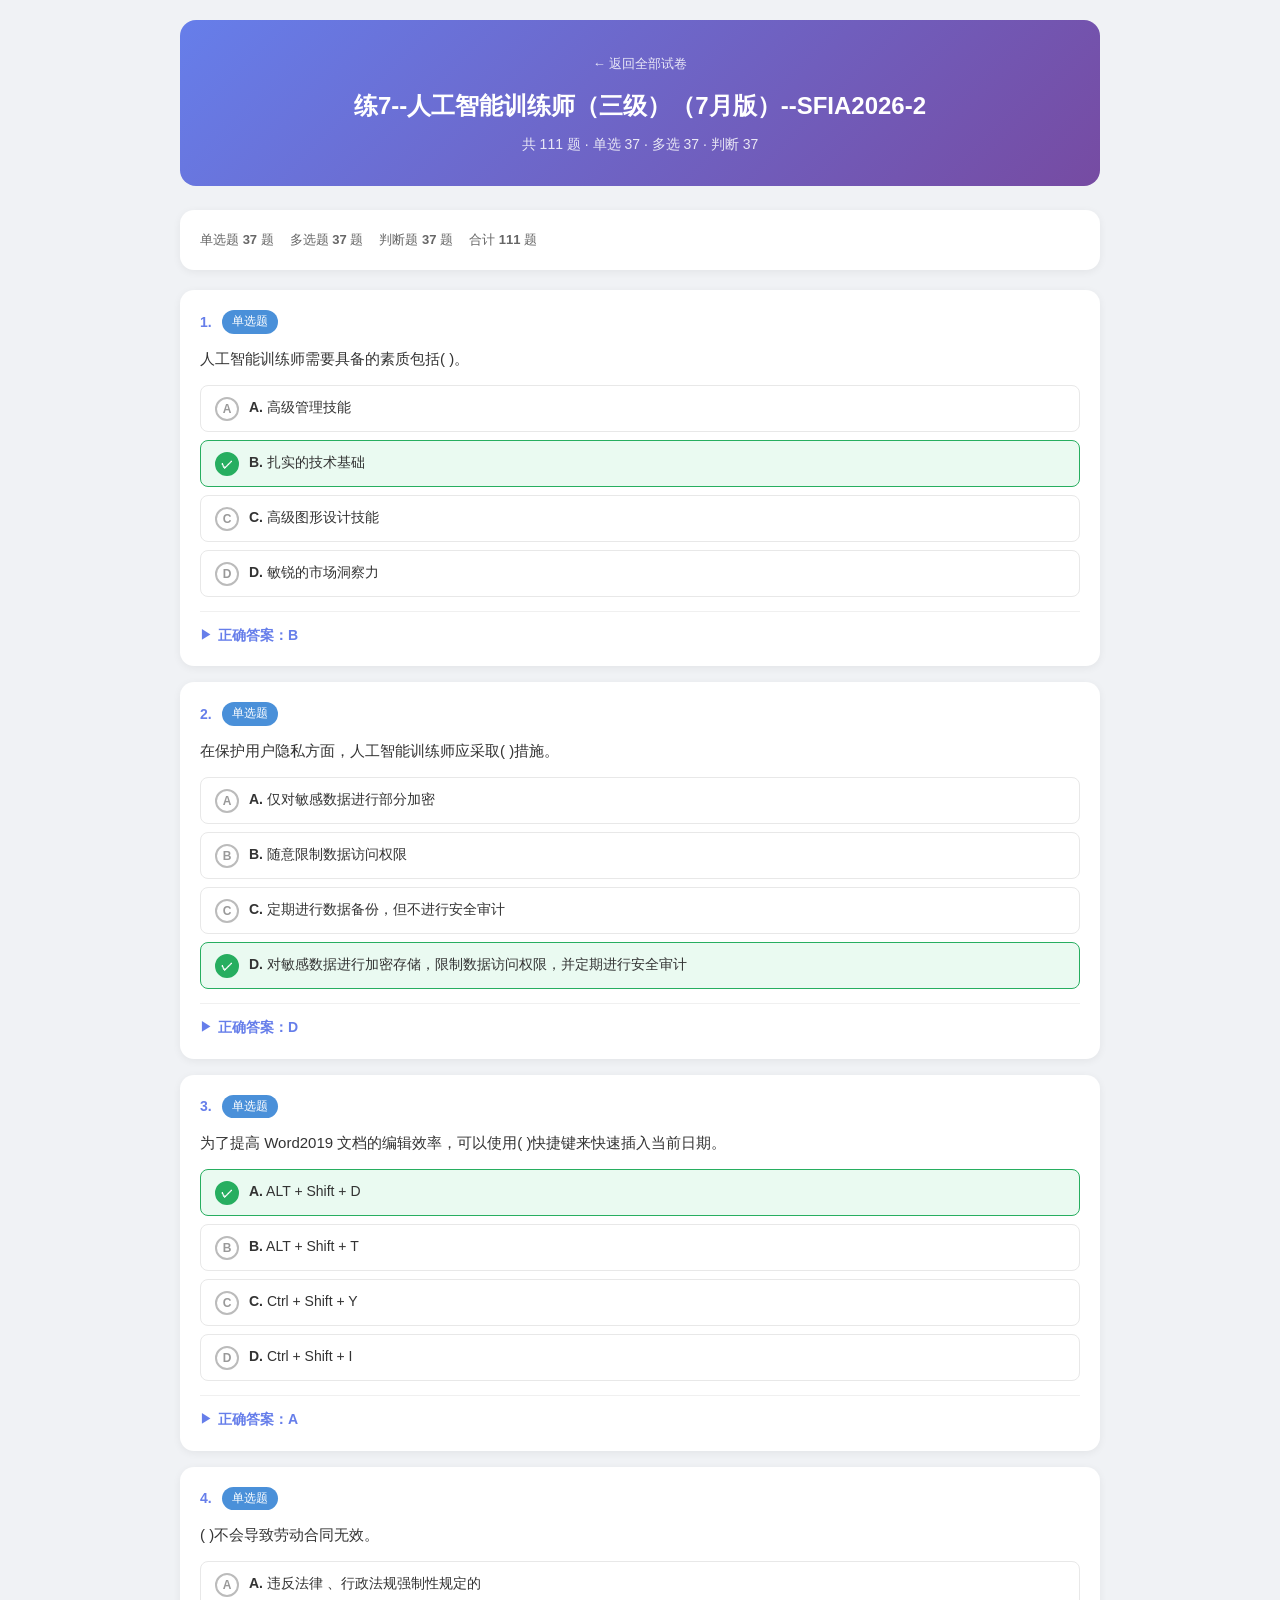
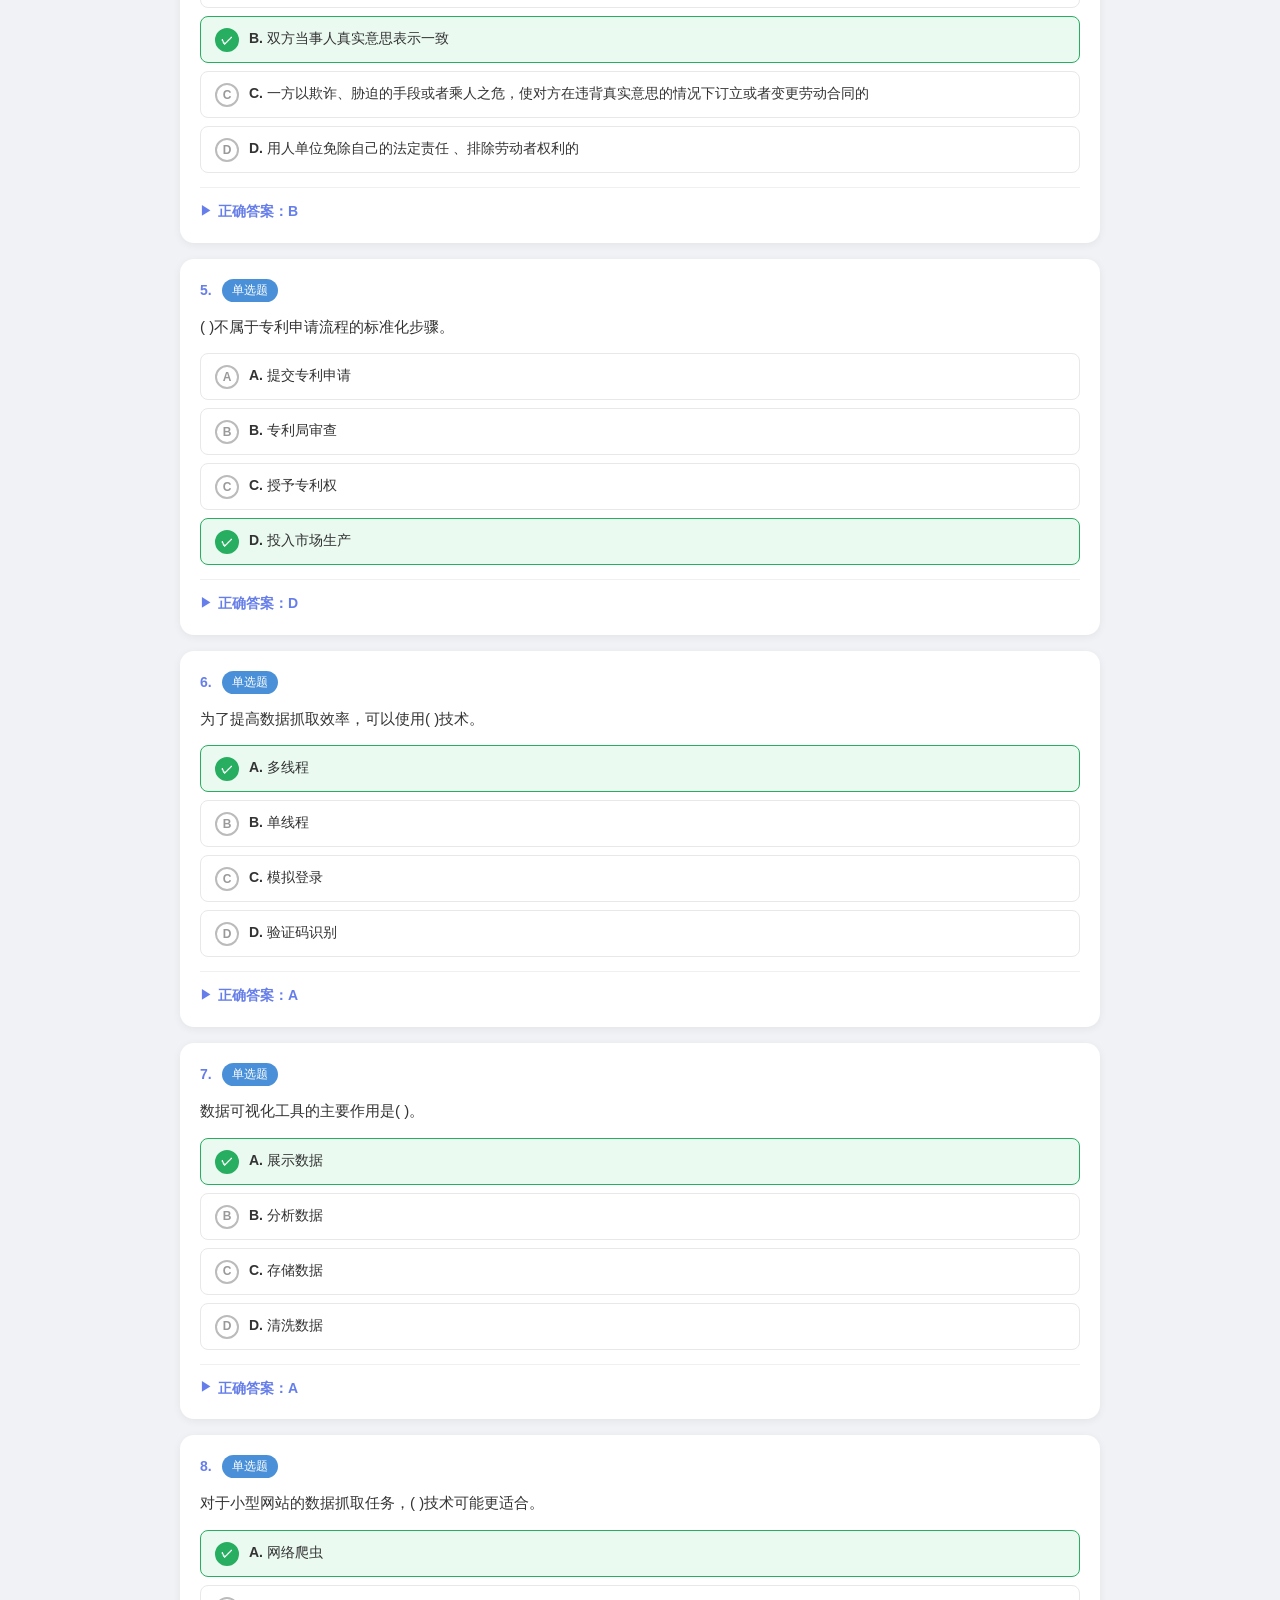
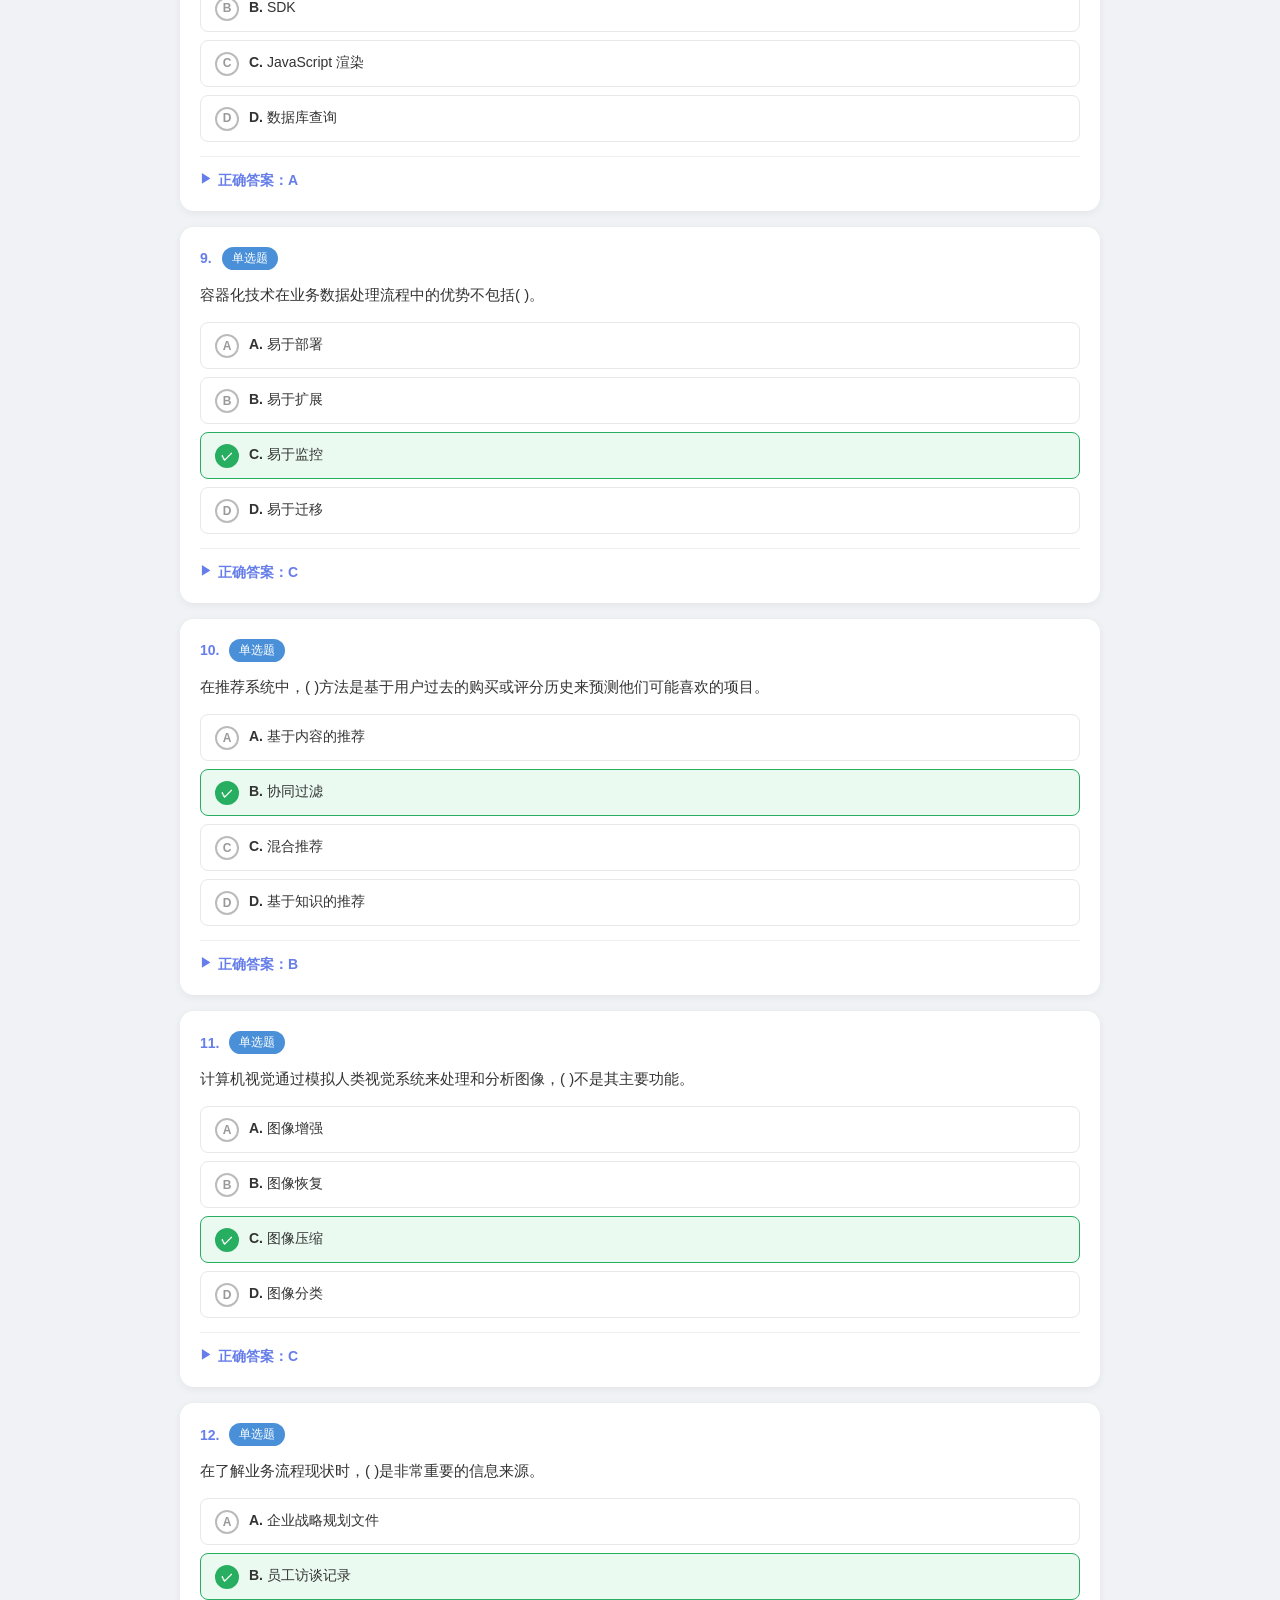
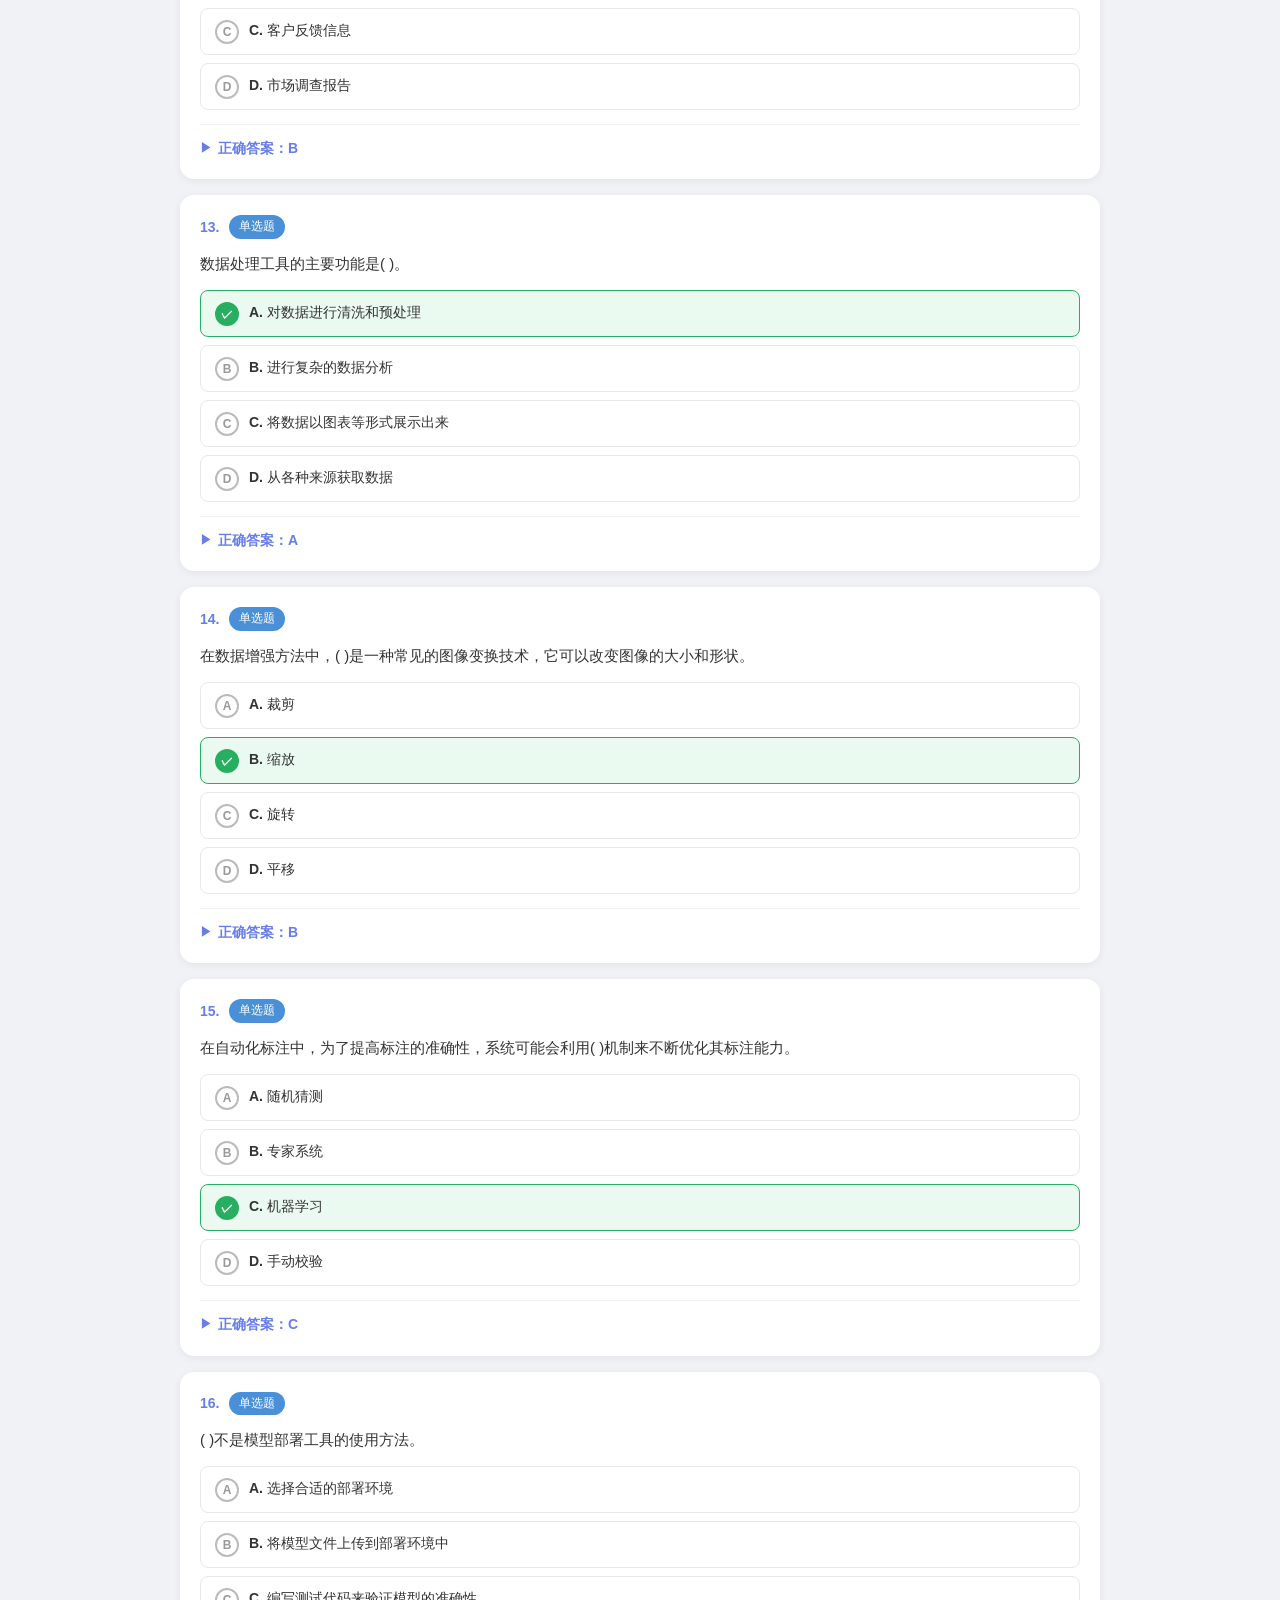
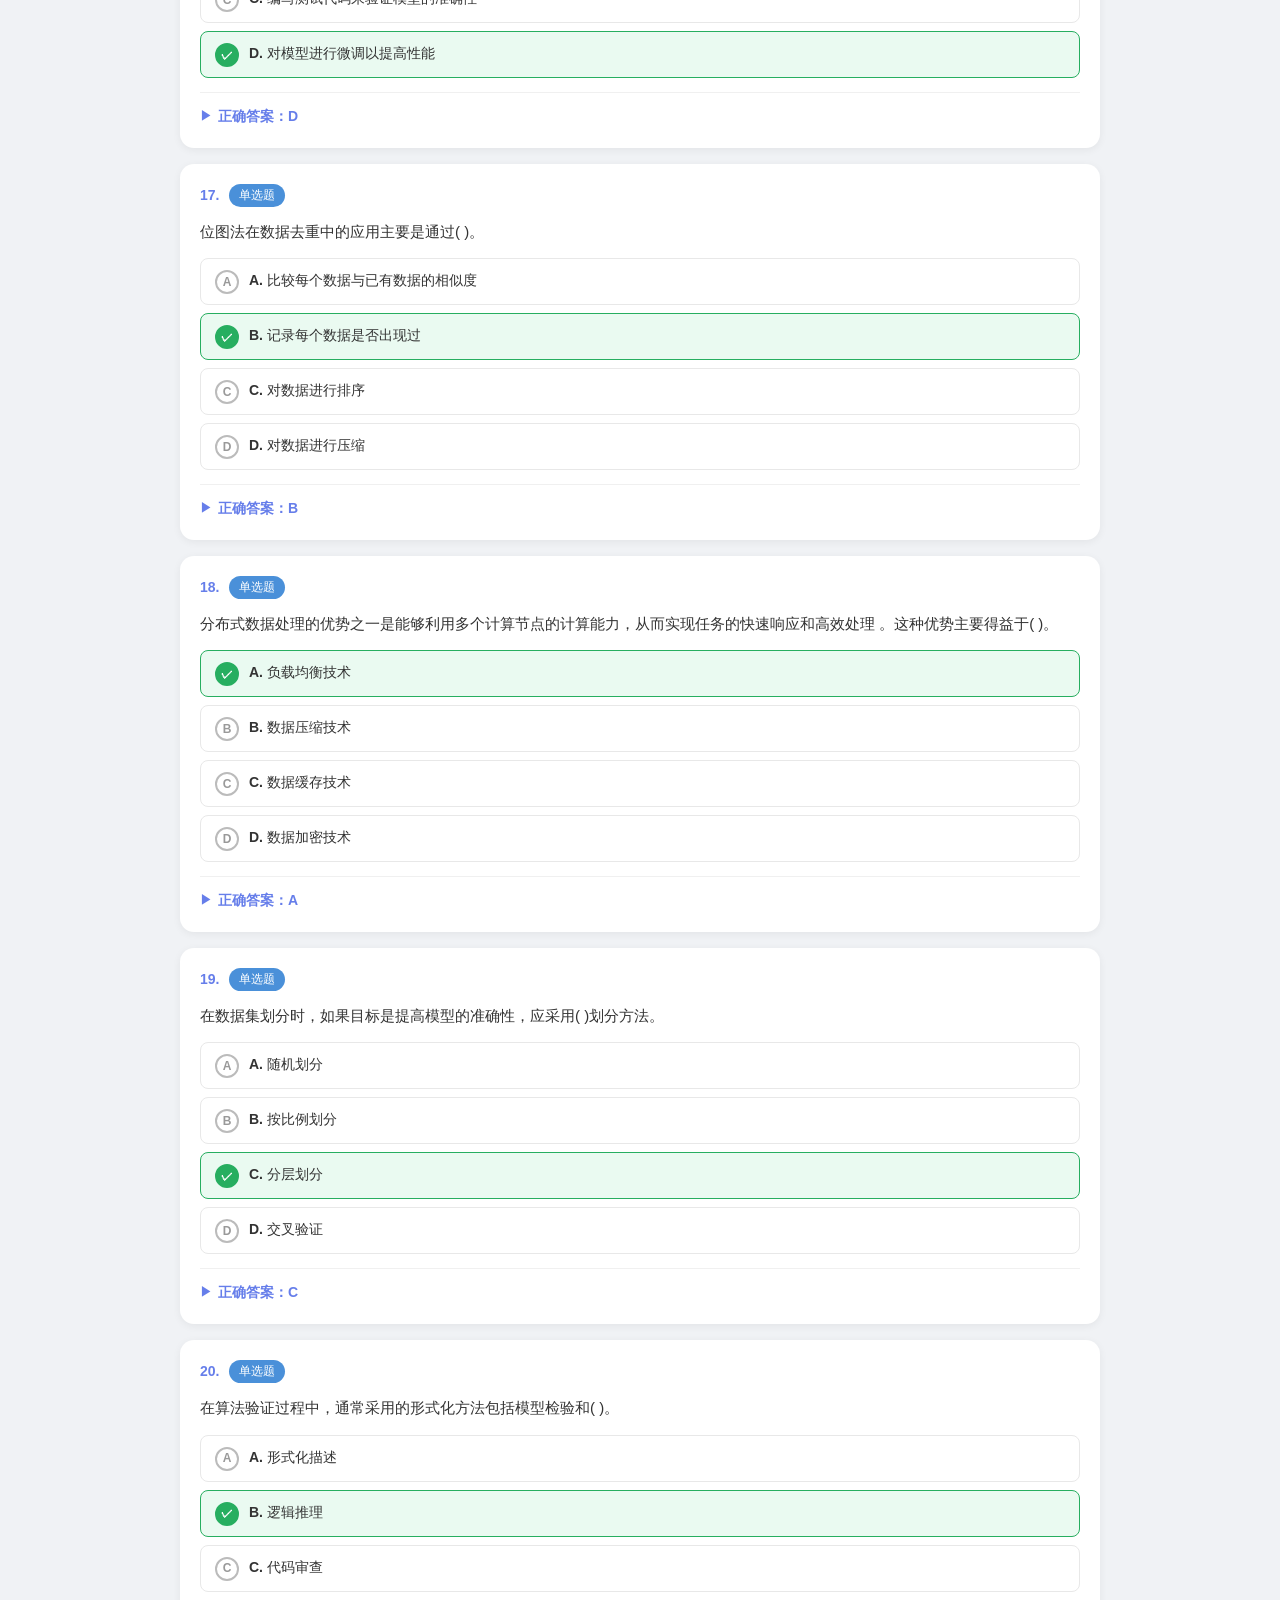
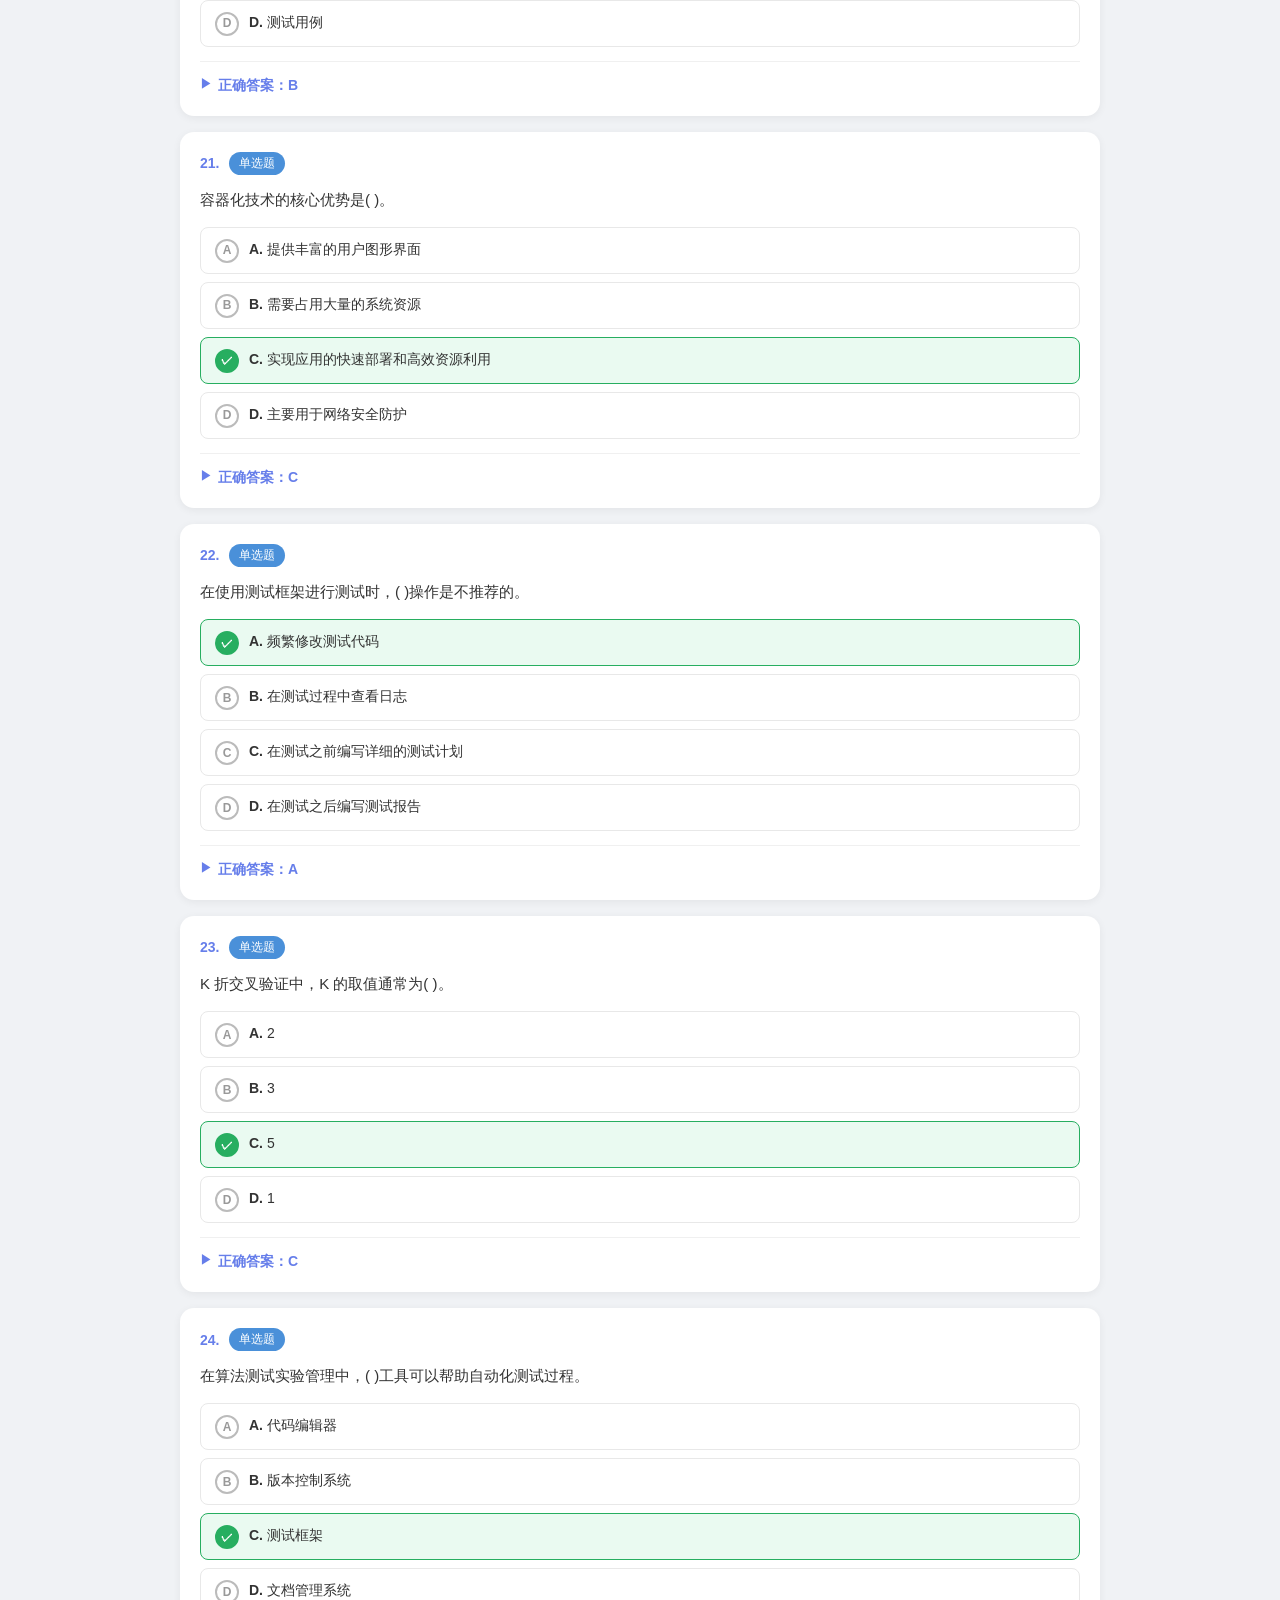
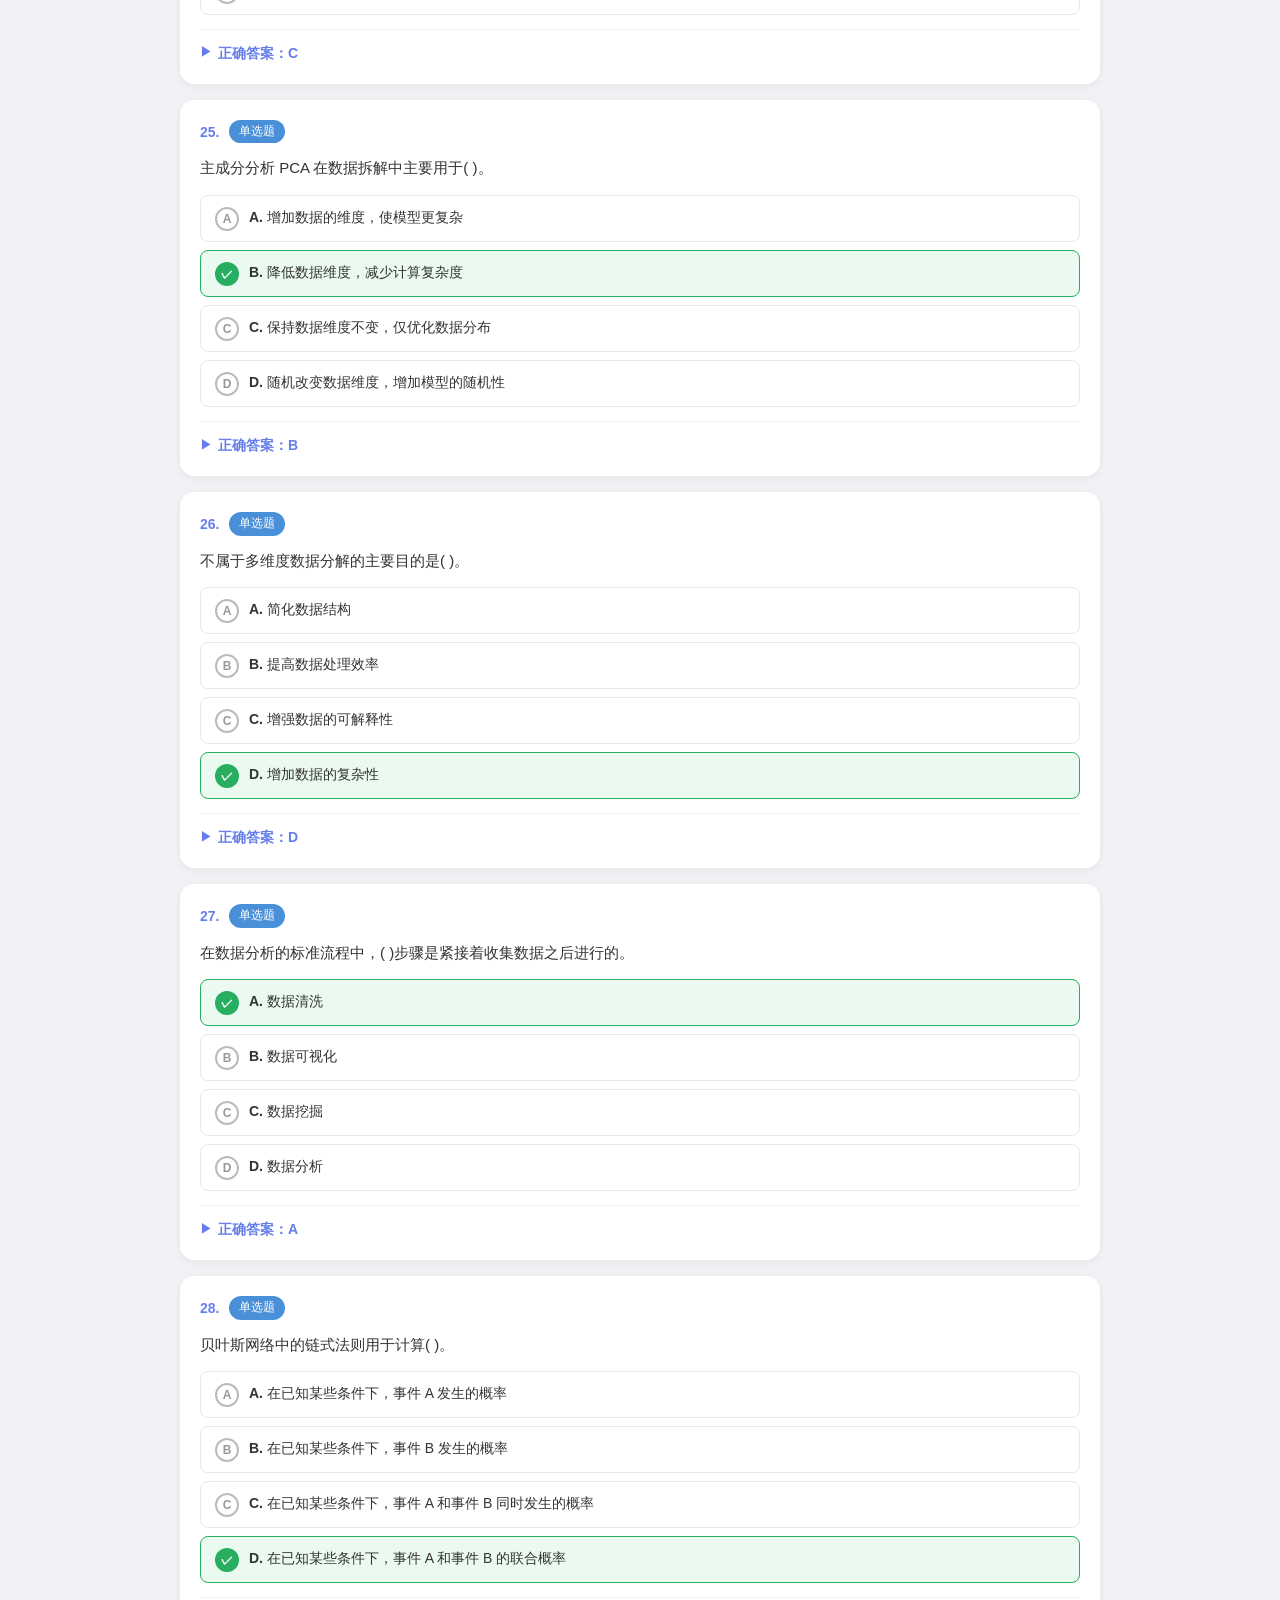
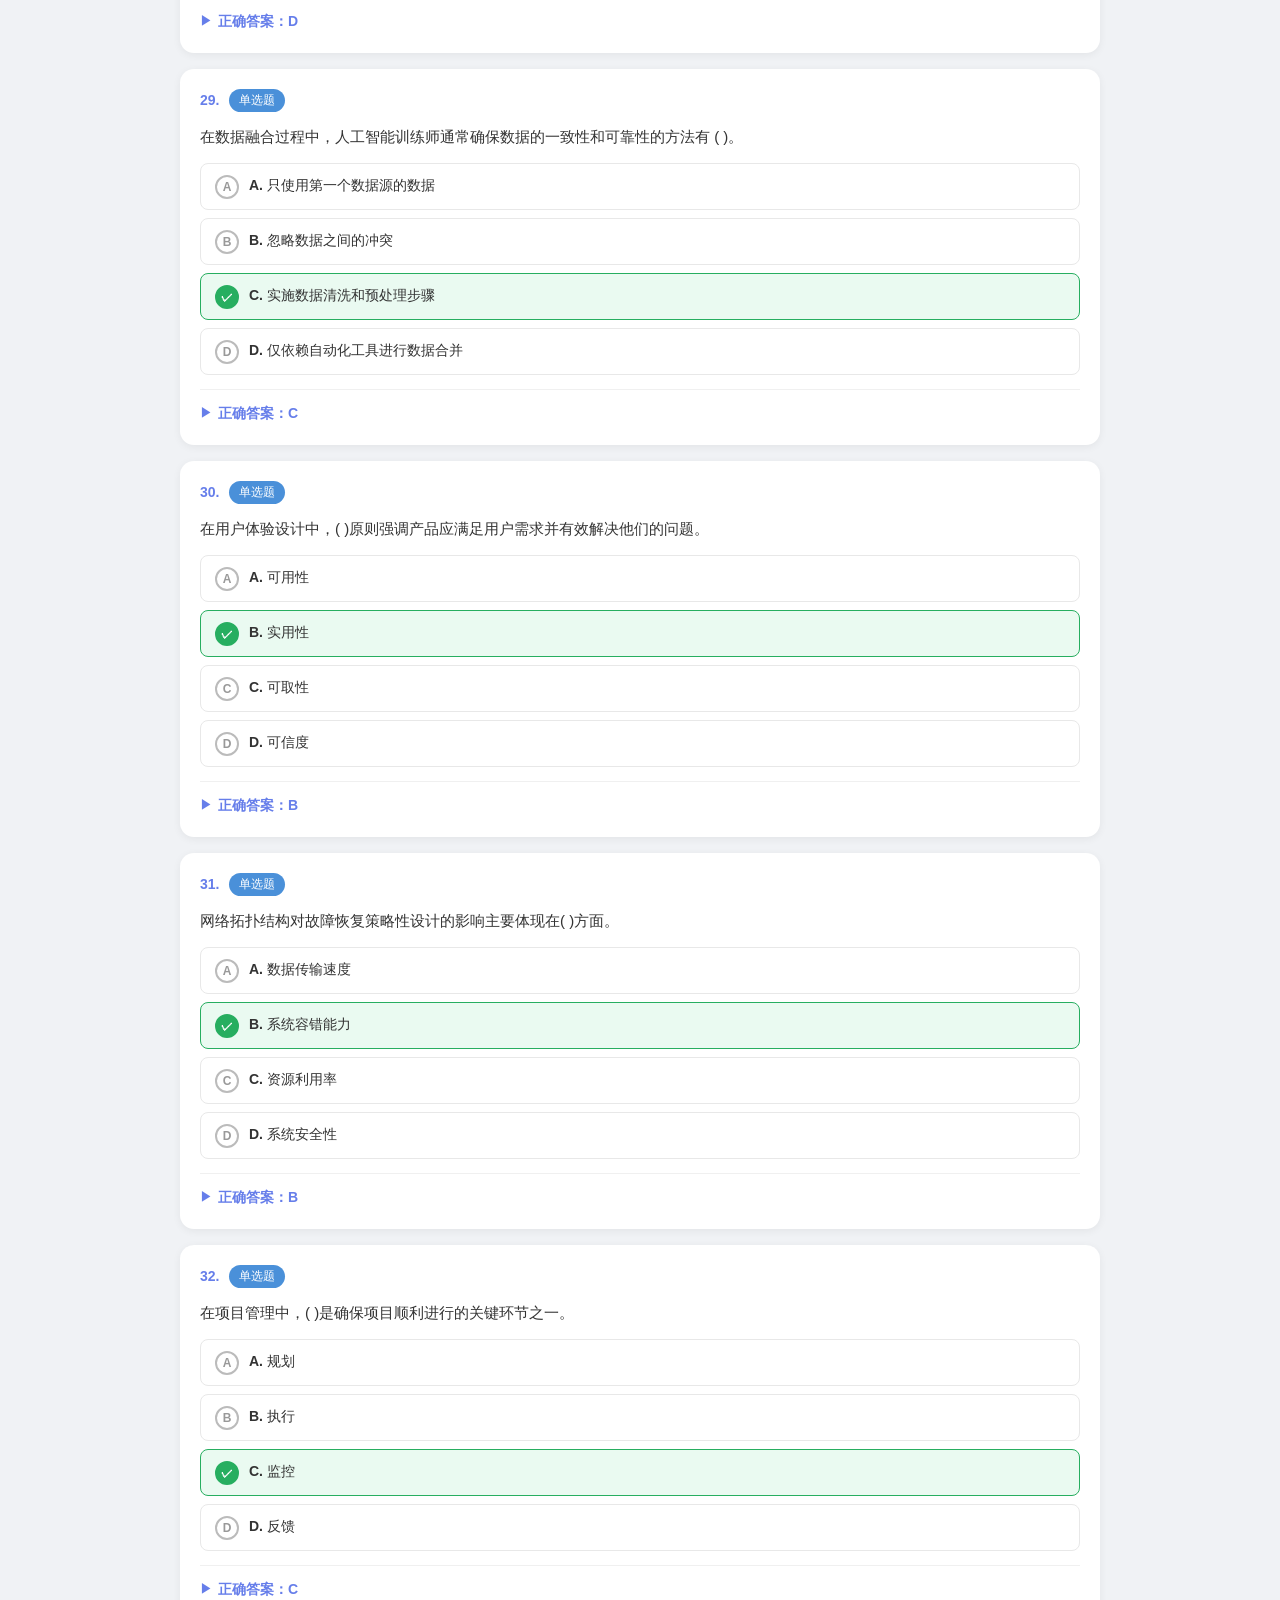
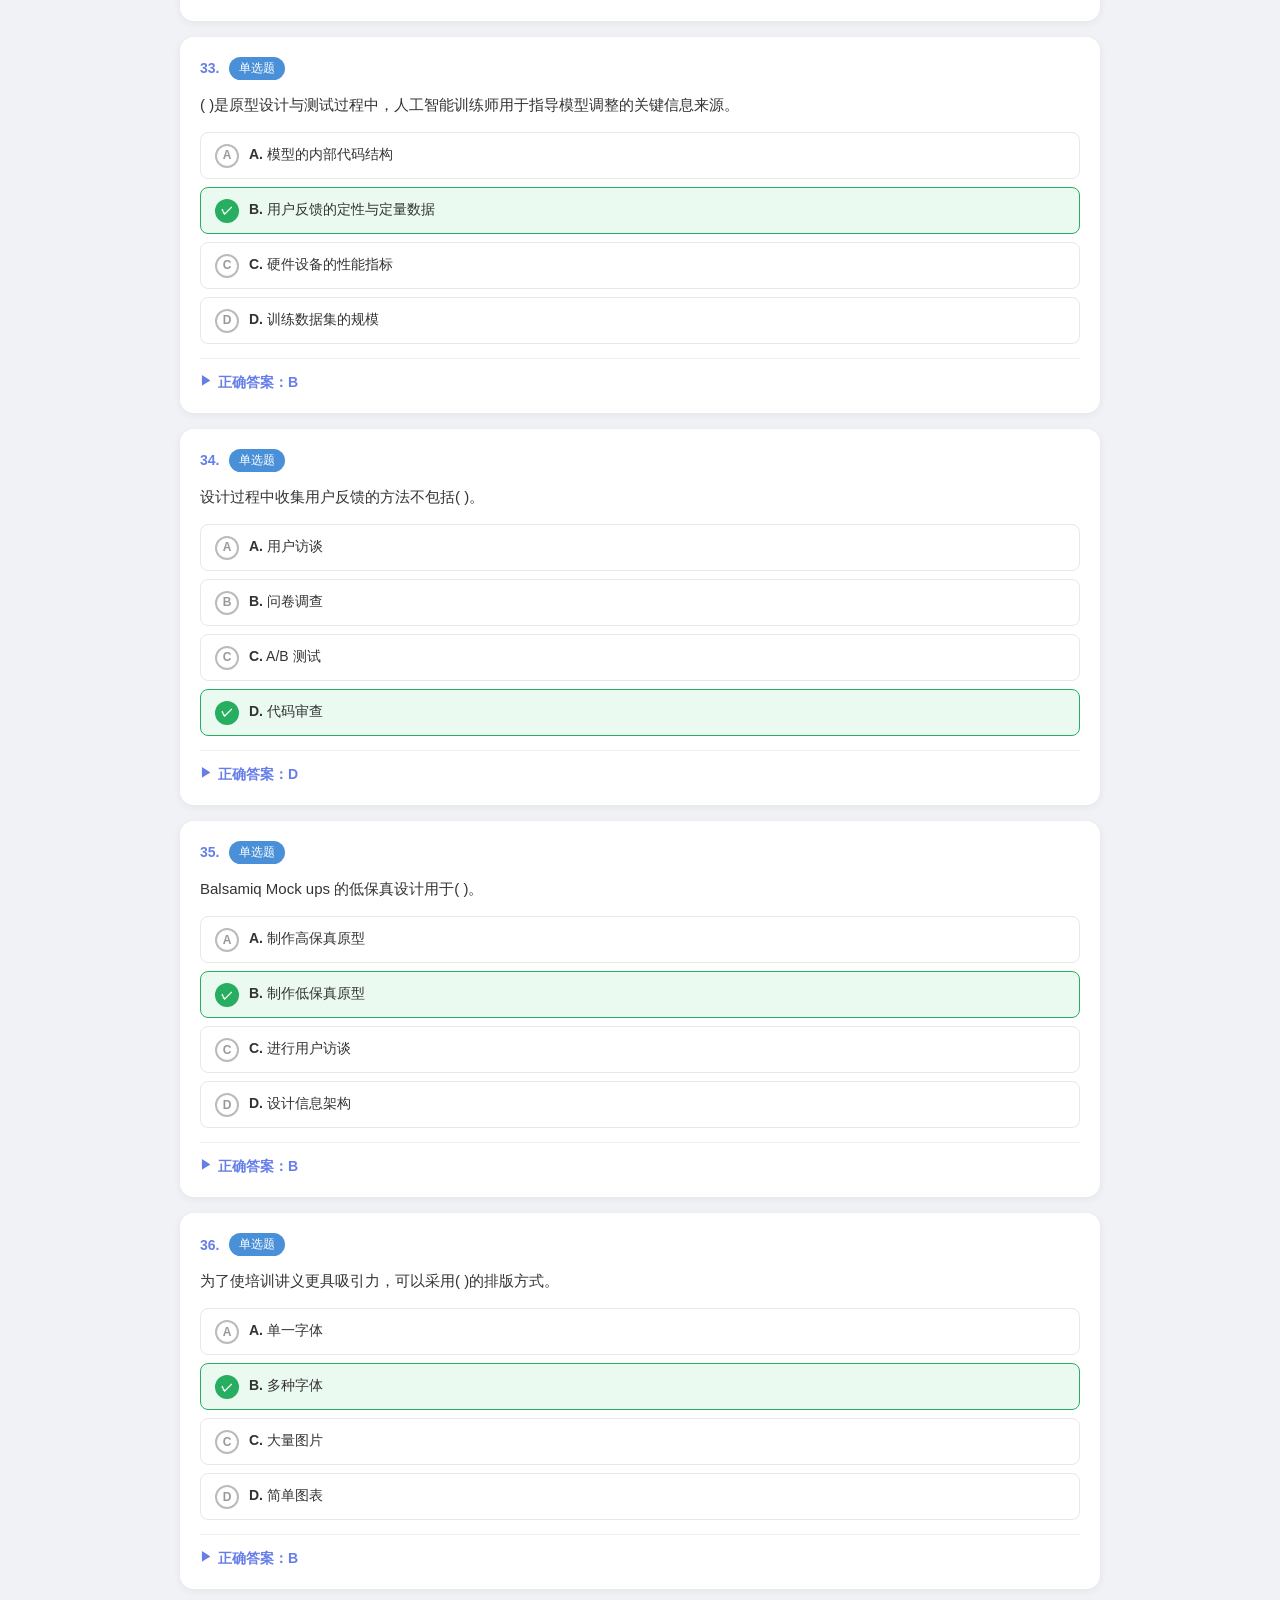
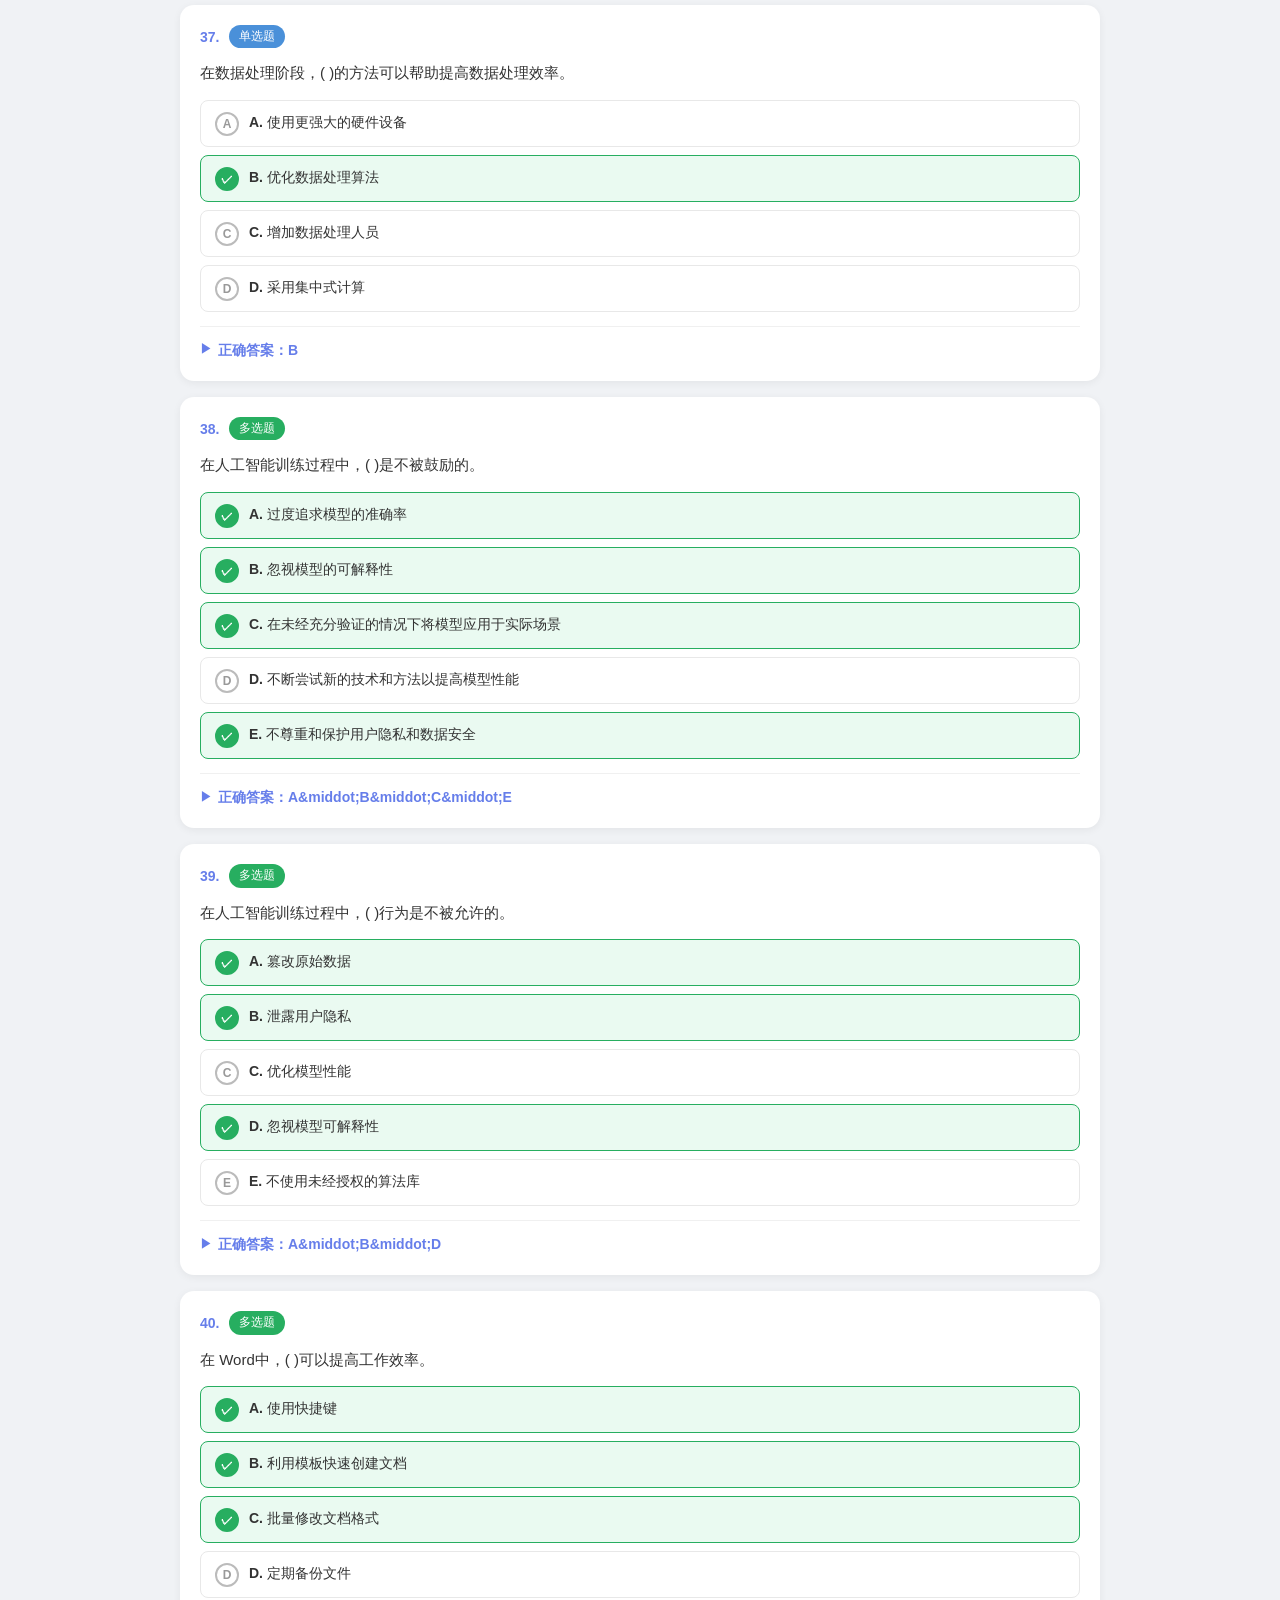
<file: exam7.html>
<!DOCTYPE html>
<html lang="zh-CN">
<head>
<meta charset="UTF-8">
<meta name="viewport" content="width=device-width, initial-scale=1.0">
<title>练7--人工智能训练师（三级）（7月版）--SFIA2026-2 - 答案解析</title>
<link rel="stylesheet" href="style.css">
</head>
<body>
<div class="container">
    <div class="app-header">
        <a href="index.html" class="header-back">&larr; 返回全部试卷</a>
        <h1>练7--人工智能训练师（三级）（7月版）--SFIA2026-2</h1>
        <p>共 111 题 &middot; 单选 37 &middot; 多选 37 &middot; 判断 37</p>
    </div>
    <div class="exam-header">
        <div class="exam-stats">
            <span class="stat">单选题 <b>37</b> 题</span>
            <span class="stat">多选题 <b>37</b> 题</span>
            <span class="stat">判断题 <b>37</b> 题</span>
            <span class="stat">合计 <b>111</b> 题</span>
        </div>
    </div>
            <div class="question-card">
                <div class="q-header">
                    <span class="q-number">1.</span>
                    <span class="q-badge badge-single">单选题</span>
                </div>
                <div class="q-content">人工智能训练师需要具备的素质包括( )。</div>
                <div class="options">
                <div class="option"><span class="option-label">A</span><span class="option-text"><b>A.</b> 高级管理技能</span></div>
                <div class="option correct"><span class="option-label">&#10003;</span><span class="option-text"><b>B.</b> 扎实的技术基础</span></div>
                <div class="option"><span class="option-label">C</span><span class="option-text"><b>C.</b> 高级图形设计技能</span></div>
                <div class="option"><span class="option-label">D</span><span class="option-text"><b>D.</b> 敏锐的市场洞察力</span></div>
                </div>
                <div class="answer-section">
                    <div class="answer-toggle" onclick="toggleAnswer(this)">
                        <span class="arrow">&#9654;</span> 正确答案：B
                    </div>
                    <div class="answer-detail">
                        <div class="parsing">解释：扎实的技术基础是人工智能训练师的核心素质，因为需要理解算法、数据处理和模型优化等技术内容。其他选项如管理技能、图形设计或市场洞察力并非该职位的必备能力。</div>
                    </div>
                </div>
            </div>
            <div class="question-card">
                <div class="q-header">
                    <span class="q-number">2.</span>
                    <span class="q-badge badge-single">单选题</span>
                </div>
                <div class="q-content">在保护用户隐私方面，人工智能训练师应采取( )措施。</div>
                <div class="options">
                <div class="option"><span class="option-label">A</span><span class="option-text"><b>A.</b> 仅对敏感数据进行部分加密</span></div>
                <div class="option"><span class="option-label">B</span><span class="option-text"><b>B.</b> 随意限制数据访问权限</span></div>
                <div class="option"><span class="option-label">C</span><span class="option-text"><b>C.</b> 定期进行数据备份，但不进行安全审计</span></div>
                <div class="option correct"><span class="option-label">&#10003;</span><span class="option-text"><b>D.</b> 对敏感数据进行加密存储，限制数据访问权限，并定期进行安全审计</span></div>
                </div>
                <div class="answer-section">
                    <div class="answer-toggle" onclick="toggleAnswer(this)">
                        <span class="arrow">&#9654;</span> 正确答案：D
                    </div>
                    <div class="answer-detail">
                        <div class="parsing">解释：对敏感数据进行加密存储、限制数据访问权限并定期进行安全审计是保护用户隐私的全面措施，涵盖了数据存储、访问控制和持续监控三个关键环节。</div>
                    </div>
                </div>
            </div>
            <div class="question-card">
                <div class="q-header">
                    <span class="q-number">3.</span>
                    <span class="q-badge badge-single">单选题</span>
                </div>
                <div class="q-content">为了提高 Word2019 文档的编辑效率，可以使用( )快捷键来快速插入当前日期。</div>
                <div class="options">
                <div class="option correct"><span class="option-label">&#10003;</span><span class="option-text"><b>A.</b> ALT + Shift + D</span></div>
                <div class="option"><span class="option-label">B</span><span class="option-text"><b>B.</b> ALT + Shift + T</span></div>
                <div class="option"><span class="option-label">C</span><span class="option-text"><b>C.</b> Ctrl + Shift + Y</span></div>
                <div class="option"><span class="option-label">D</span><span class="option-text"><b>D.</b> Ctrl + Shift + I</span></div>
                </div>
                <div class="answer-section">
                    <div class="answer-toggle" onclick="toggleAnswer(this)">
                        <span class="arrow">&#9654;</span> 正确答案：A
                    </div>
                    <div class="answer-detail">
                        <div class="parsing">解释：ALT + Shift + D 是 Word2019 中快速插入当前日期的快捷键。</div>
                    </div>
                </div>
            </div>
            <div class="question-card">
                <div class="q-header">
                    <span class="q-number">4.</span>
                    <span class="q-badge badge-single">单选题</span>
                </div>
                <div class="q-content">( )不会导致劳动合同无效。</div>
                <div class="options">
                <div class="option"><span class="option-label">A</span><span class="option-text"><b>A.</b> 违反法律 、行政法规强制性规定的</span></div>
                <div class="option correct"><span class="option-label">&#10003;</span><span class="option-text"><b>B.</b> 双方当事人真实意思表示一致</span></div>
                <div class="option"><span class="option-label">C</span><span class="option-text"><b>C.</b> 一方以欺诈、胁迫的手段或者乘人之危，使对方在违背真实意思的情况下订立或者变更劳动合同的</span></div>
                <div class="option"><span class="option-label">D</span><span class="option-text"><b>D.</b> 用人单位免除自己的法定责任 、排除劳动者权利的</span></div>
                </div>
                <div class="answer-section">
                    <div class="answer-toggle" onclick="toggleAnswer(this)">
                        <span class="arrow">&#9654;</span> 正确答案：B
                    </div>
                    <div class="answer-detail">
                        <div class="parsing">解释：双方当事人真实意思表示一致是劳动合同有效的基本条件，不会导致合同无效。其他选项均属于劳动合同无效的情形。</div>
                    </div>
                </div>
            </div>
            <div class="question-card">
                <div class="q-header">
                    <span class="q-number">5.</span>
                    <span class="q-badge badge-single">单选题</span>
                </div>
                <div class="q-content">( )不属于专利申请流程的标准化步骤。</div>
                <div class="options">
                <div class="option"><span class="option-label">A</span><span class="option-text"><b>A.</b> 提交专利申请</span></div>
                <div class="option"><span class="option-label">B</span><span class="option-text"><b>B.</b> 专利局审查</span></div>
                <div class="option"><span class="option-label">C</span><span class="option-text"><b>C.</b> 授予专利权</span></div>
                <div class="option correct"><span class="option-label">&#10003;</span><span class="option-text"><b>D.</b> 投入市场生产</span></div>
                </div>
                <div class="answer-section">
                    <div class="answer-toggle" onclick="toggleAnswer(this)">
                        <span class="arrow">&#9654;</span> 正确答案：D
                    </div>
                    <div class="answer-detail">
                        <div class="parsing">解释：投入市场生产不属于专利申请流程的标准化步骤，它是专利授权后的商业化行为。</div>
                    </div>
                </div>
            </div>
            <div class="question-card">
                <div class="q-header">
                    <span class="q-number">6.</span>
                    <span class="q-badge badge-single">单选题</span>
                </div>
                <div class="q-content">为了提高数据抓取效率，可以使用( )技术。</div>
                <div class="options">
                <div class="option correct"><span class="option-label">&#10003;</span><span class="option-text"><b>A.</b> 多线程</span></div>
                <div class="option"><span class="option-label">B</span><span class="option-text"><b>B.</b> 单线程</span></div>
                <div class="option"><span class="option-label">C</span><span class="option-text"><b>C.</b> 模拟登录</span></div>
                <div class="option"><span class="option-label">D</span><span class="option-text"><b>D.</b> 验证码识别</span></div>
                </div>
                <div class="answer-section">
                    <div class="answer-toggle" onclick="toggleAnswer(this)">
                        <span class="arrow">&#9654;</span> 正确答案：A
                    </div>
                    <div class="answer-detail">
                        <div class="parsing">解释：多线程可以同时执行多个任务，显著提高数据抓取的效率。</div>
                    </div>
                </div>
            </div>
            <div class="question-card">
                <div class="q-header">
                    <span class="q-number">7.</span>
                    <span class="q-badge badge-single">单选题</span>
                </div>
                <div class="q-content">数据可视化工具的主要作用是( )。</div>
                <div class="options">
                <div class="option correct"><span class="option-label">&#10003;</span><span class="option-text"><b>A.</b> 展示数据</span></div>
                <div class="option"><span class="option-label">B</span><span class="option-text"><b>B.</b> 分析数据</span></div>
                <div class="option"><span class="option-label">C</span><span class="option-text"><b>C.</b> 存储数据</span></div>
                <div class="option"><span class="option-label">D</span><span class="option-text"><b>D.</b> 清洗数据</span></div>
                </div>
                <div class="answer-section">
                    <div class="answer-toggle" onclick="toggleAnswer(this)">
                        <span class="arrow">&#9654;</span> 正确答案：A
                    </div>
                    <div class="answer-detail">
                        <div class="parsing">解释：展示数据</div>
                    </div>
                </div>
            </div>
            <div class="question-card">
                <div class="q-header">
                    <span class="q-number">8.</span>
                    <span class="q-badge badge-single">单选题</span>
                </div>
                <div class="q-content">对于小型网站的数据抓取任务，( )技术可能更适合。</div>
                <div class="options">
                <div class="option correct"><span class="option-label">&#10003;</span><span class="option-text"><b>A.</b> 网络爬虫</span></div>
                <div class="option"><span class="option-label">B</span><span class="option-text"><b>B.</b> SDK</span></div>
                <div class="option"><span class="option-label">C</span><span class="option-text"><b>C.</b> JavaScript 渲染</span></div>
                <div class="option"><span class="option-label">D</span><span class="option-text"><b>D.</b> 数据库查询</span></div>
                </div>
                <div class="answer-section">
                    <div class="answer-toggle" onclick="toggleAnswer(this)">
                        <span class="arrow">&#9654;</span> 正确答案：A
                    </div>
                    <div class="answer-detail">
                        <div class="parsing">解释：网络爬虫适合小型网站的数据抓取任务，因为它可以自动化地遍历网页并提取数据，操作简单且成本较低。</div>
                    </div>
                </div>
            </div>
            <div class="question-card">
                <div class="q-header">
                    <span class="q-number">9.</span>
                    <span class="q-badge badge-single">单选题</span>
                </div>
                <div class="q-content">容器化技术在业务数据处理流程中的优势不包括( )。</div>
                <div class="options">
                <div class="option"><span class="option-label">A</span><span class="option-text"><b>A.</b> 易于部署</span></div>
                <div class="option"><span class="option-label">B</span><span class="option-text"><b>B.</b> 易于扩展</span></div>
                <div class="option correct"><span class="option-label">&#10003;</span><span class="option-text"><b>C.</b> 易于监控</span></div>
                <div class="option"><span class="option-label">D</span><span class="option-text"><b>D.</b> 易于迁移</span></div>
                </div>
                <div class="answer-section">
                    <div class="answer-toggle" onclick="toggleAnswer(this)">
                        <span class="arrow">&#9654;</span> 正确答案：C
                    </div>
                    <div class="answer-detail">
                        <div class="parsing">解释：易于监控不是容器化技术的核心优势，其他选项如部署、扩展和迁移都是容器化的主要特点。</div>
                    </div>
                </div>
            </div>
            <div class="question-card">
                <div class="q-header">
                    <span class="q-number">10.</span>
                    <span class="q-badge badge-single">单选题</span>
                </div>
                <div class="q-content">在推荐系统中，( )方法是基于用户过去的购买或评分历史来预测他们可能喜欢的项目。</div>
                <div class="options">
                <div class="option"><span class="option-label">A</span><span class="option-text"><b>A.</b> 基于内容的推荐</span></div>
                <div class="option correct"><span class="option-label">&#10003;</span><span class="option-text"><b>B.</b> 协同过滤</span></div>
                <div class="option"><span class="option-label">C</span><span class="option-text"><b>C.</b> 混合推荐</span></div>
                <div class="option"><span class="option-label">D</span><span class="option-text"><b>D.</b> 基于知识的推荐</span></div>
                </div>
                <div class="answer-section">
                    <div class="answer-toggle" onclick="toggleAnswer(this)">
                        <span class="arrow">&#9654;</span> 正确答案：B
                    </div>
                    <div class="answer-detail">
                        <div class="parsing">解释：协同过滤是基于用户过去的购买或评分历史来预测他们可能喜欢的项目的方法。</div>
                    </div>
                </div>
            </div>
            <div class="question-card">
                <div class="q-header">
                    <span class="q-number">11.</span>
                    <span class="q-badge badge-single">单选题</span>
                </div>
                <div class="q-content">计算机视觉通过模拟人类视觉系统来处理和分析图像，( )不是其主要功能。</div>
                <div class="options">
                <div class="option"><span class="option-label">A</span><span class="option-text"><b>A.</b> 图像增强</span></div>
                <div class="option"><span class="option-label">B</span><span class="option-text"><b>B.</b> 图像恢复</span></div>
                <div class="option correct"><span class="option-label">&#10003;</span><span class="option-text"><b>C.</b> 图像压缩</span></div>
                <div class="option"><span class="option-label">D</span><span class="option-text"><b>D.</b> 图像分类</span></div>
                </div>
                <div class="answer-section">
                    <div class="answer-toggle" onclick="toggleAnswer(this)">
                        <span class="arrow">&#9654;</span> 正确答案：C
                    </div>
                    <div class="answer-detail">
                        <div class="parsing">解释：图像压缩主要是为了减少存储空间和传输带宽，虽然与图像处理相关，但不是计算机视觉的主要功能。计算机视觉的主要功能包括图像增强、图像恢复和图像分类等，旨在模拟人类视觉系统进行理解和分析。</div>
                    </div>
                </div>
            </div>
            <div class="question-card">
                <div class="q-header">
                    <span class="q-number">12.</span>
                    <span class="q-badge badge-single">单选题</span>
                </div>
                <div class="q-content">在了解业务流程现状时，( )是非常重要的信息来源。</div>
                <div class="options">
                <div class="option"><span class="option-label">A</span><span class="option-text"><b>A.</b> 企业战略规划文件</span></div>
                <div class="option correct"><span class="option-label">&#10003;</span><span class="option-text"><b>B.</b> 员工访谈记录</span></div>
                <div class="option"><span class="option-label">C</span><span class="option-text"><b>C.</b> 客户反馈信息</span></div>
                <div class="option"><span class="option-label">D</span><span class="option-text"><b>D.</b> 市场调查报告</span></div>
                </div>
                <div class="answer-section">
                    <div class="answer-toggle" onclick="toggleAnswer(this)">
                        <span class="arrow">&#9654;</span> 正确答案：B
                    </div>
                    <div class="answer-detail">
                        <div class="parsing">解释：员工访谈记录能直接反映实际业务流程的执行情况，是了解现状最直接的信息来源。</div>
                    </div>
                </div>
            </div>
            <div class="question-card">
                <div class="q-header">
                    <span class="q-number">13.</span>
                    <span class="q-badge badge-single">单选题</span>
                </div>
                <div class="q-content">数据处理工具的主要功能是( )。</div>
                <div class="options">
                <div class="option correct"><span class="option-label">&#10003;</span><span class="option-text"><b>A.</b> 对数据进行清洗和预处理</span></div>
                <div class="option"><span class="option-label">B</span><span class="option-text"><b>B.</b> 进行复杂的数据分析</span></div>
                <div class="option"><span class="option-label">C</span><span class="option-text"><b>C.</b> 将数据以图表等形式展示出来</span></div>
                <div class="option"><span class="option-label">D</span><span class="option-text"><b>D.</b> 从各种来源获取数据</span></div>
                </div>
                <div class="answer-section">
                    <div class="answer-toggle" onclick="toggleAnswer(this)">
                        <span class="arrow">&#9654;</span> 正确答案：A
                    </div>
                    <div class="answer-detail">
                        <div class="parsing">解释：对数据进行清洗和预处理是数据处理工具的主要功能，包括数据清理、转换、整合等操作。</div>
                    </div>
                </div>
            </div>
            <div class="question-card">
                <div class="q-header">
                    <span class="q-number">14.</span>
                    <span class="q-badge badge-single">单选题</span>
                </div>
                <div class="q-content">在数据增强方法中，( )是一种常见的图像变换技术，它可以改变图像的大小和形状。</div>
                <div class="options">
                <div class="option"><span class="option-label">A</span><span class="option-text"><b>A.</b> 裁剪</span></div>
                <div class="option correct"><span class="option-label">&#10003;</span><span class="option-text"><b>B.</b> 缩放</span></div>
                <div class="option"><span class="option-label">C</span><span class="option-text"><b>C.</b> 旋转</span></div>
                <div class="option"><span class="option-label">D</span><span class="option-text"><b>D.</b> 平移</span></div>
                </div>
                <div class="answer-section">
                    <div class="answer-toggle" onclick="toggleAnswer(this)">
                        <span class="arrow">&#9654;</span> 正确答案：B
                    </div>
                    <div class="answer-detail">
                        <div class="parsing">解释：缩放可以改变图像的大小和形状，是常见的图像变换技术。</div>
                    </div>
                </div>
            </div>
            <div class="question-card">
                <div class="q-header">
                    <span class="q-number">15.</span>
                    <span class="q-badge badge-single">单选题</span>
                </div>
                <div class="q-content">在自动化标注中，为了提高标注的准确性，系统可能会利用( )机制来不断优化其标注能力。</div>
                <div class="options">
                <div class="option"><span class="option-label">A</span><span class="option-text"><b>A.</b> 随机猜测</span></div>
                <div class="option"><span class="option-label">B</span><span class="option-text"><b>B.</b> 专家系统</span></div>
                <div class="option correct"><span class="option-label">&#10003;</span><span class="option-text"><b>C.</b> 机器学习</span></div>
                <div class="option"><span class="option-label">D</span><span class="option-text"><b>D.</b> 手动校验</span></div>
                </div>
                <div class="answer-section">
                    <div class="answer-toggle" onclick="toggleAnswer(this)">
                        <span class="arrow">&#9654;</span> 正确答案：C
                    </div>
                    <div class="answer-detail">
                        <div class="parsing">解释：机器学习机制可以通过不断学习和优化模型来提高自动化标注的准确性。</div>
                    </div>
                </div>
            </div>
            <div class="question-card">
                <div class="q-header">
                    <span class="q-number">16.</span>
                    <span class="q-badge badge-single">单选题</span>
                </div>
                <div class="q-content">( )不是模型部署工具的使用方法。</div>
                <div class="options">
                <div class="option"><span class="option-label">A</span><span class="option-text"><b>A.</b> 选择合适的部署环境</span></div>
                <div class="option"><span class="option-label">B</span><span class="option-text"><b>B.</b> 将模型文件上传到部署环境中</span></div>
                <div class="option"><span class="option-label">C</span><span class="option-text"><b>C.</b> 编写测试代码来验证模型的准确性</span></div>
                <div class="option correct"><span class="option-label">&#10003;</span><span class="option-text"><b>D.</b> 对模型进行微调以提高性能</span></div>
                </div>
                <div class="answer-section">
                    <div class="answer-toggle" onclick="toggleAnswer(this)">
                        <span class="arrow">&#9654;</span> 正确答案：D
                    </div>
                    <div class="answer-detail">
                        <div class="parsing">解释：对模型进行微调以提高性能属于模型训练阶段的优化工作，而非部署阶段的任务。部署阶段主要关注环境选择、文件上传和验证模型运行。</div>
                    </div>
                </div>
            </div>
            <div class="question-card">
                <div class="q-header">
                    <span class="q-number">17.</span>
                    <span class="q-badge badge-single">单选题</span>
                </div>
                <div class="q-content">位图法在数据去重中的应用主要是通过( )。</div>
                <div class="options">
                <div class="option"><span class="option-label">A</span><span class="option-text"><b>A.</b> 比较每个数据与已有数据的相似度</span></div>
                <div class="option correct"><span class="option-label">&#10003;</span><span class="option-text"><b>B.</b> 记录每个数据是否出现过</span></div>
                <div class="option"><span class="option-label">C</span><span class="option-text"><b>C.</b> 对数据进行排序</span></div>
                <div class="option"><span class="option-label">D</span><span class="option-text"><b>D.</b> 对数据进行压缩</span></div>
                </div>
                <div class="answer-section">
                    <div class="answer-toggle" onclick="toggleAnswer(this)">
                        <span class="arrow">&#9654;</span> 正确答案：B
                    </div>
                    <div class="answer-detail">
                        <div class="parsing">解释：位图法通过记录每个数据是否出现过（通常用0/1表示）来快速判断重复数据，无需比较或排序。</div>
                    </div>
                </div>
            </div>
            <div class="question-card">
                <div class="q-header">
                    <span class="q-number">18.</span>
                    <span class="q-badge badge-single">单选题</span>
                </div>
                <div class="q-content">分布式数据处理的优势之一是能够利用多个计算节点的计算能力，从而实现任务的快速响应和高效处理 。这种优势主要得益于( )。</div>
                <div class="options">
                <div class="option correct"><span class="option-label">&#10003;</span><span class="option-text"><b>A.</b> 负载均衡技术</span></div>
                <div class="option"><span class="option-label">B</span><span class="option-text"><b>B.</b> 数据压缩技术</span></div>
                <div class="option"><span class="option-label">C</span><span class="option-text"><b>C.</b> 数据缓存技术</span></div>
                <div class="option"><span class="option-label">D</span><span class="option-text"><b>D.</b> 数据加密技术</span></div>
                </div>
                <div class="answer-section">
                    <div class="answer-toggle" onclick="toggleAnswer(this)">
                        <span class="arrow">&#9654;</span> 正确答案：A
                    </div>
                    <div class="answer-detail">
                        <div class="parsing">解释：负载均衡技术能够将任务合理分配到多个计算节点上，充分利用各节点的计算能力，从而实现快速响应和高效处理。</div>
                    </div>
                </div>
            </div>
            <div class="question-card">
                <div class="q-header">
                    <span class="q-number">19.</span>
                    <span class="q-badge badge-single">单选题</span>
                </div>
                <div class="q-content">在数据集划分时，如果目标是提高模型的准确性，应采用( )划分方法。</div>
                <div class="options">
                <div class="option"><span class="option-label">A</span><span class="option-text"><b>A.</b> 随机划分</span></div>
                <div class="option"><span class="option-label">B</span><span class="option-text"><b>B.</b> 按比例划分</span></div>
                <div class="option correct"><span class="option-label">&#10003;</span><span class="option-text"><b>C.</b> 分层划分</span></div>
                <div class="option"><span class="option-label">D</span><span class="option-text"><b>D.</b> 交叉验证</span></div>
                </div>
                <div class="answer-section">
                    <div class="answer-toggle" onclick="toggleAnswer(this)">
                        <span class="arrow">&#9654;</span> 正确答案：C
                    </div>
                    <div class="answer-detail">
                        <div class="parsing">解释：分层划分可以确保训练集和测试集中各类别的比例与原始数据集一致，避免因数据分布不均导致模型偏差，从而提高模型准确性。</div>
                    </div>
                </div>
            </div>
            <div class="question-card">
                <div class="q-header">
                    <span class="q-number">20.</span>
                    <span class="q-badge badge-single">单选题</span>
                </div>
                <div class="q-content">在算法验证过程中，通常采用的形式化方法包括模型检验和( )。</div>
                <div class="options">
                <div class="option"><span class="option-label">A</span><span class="option-text"><b>A.</b> 形式化描述</span></div>
                <div class="option correct"><span class="option-label">&#10003;</span><span class="option-text"><b>B.</b> 逻辑推理</span></div>
                <div class="option"><span class="option-label">C</span><span class="option-text"><b>C.</b> 代码审查</span></div>
                <div class="option"><span class="option-label">D</span><span class="option-text"><b>D.</b> 测试用例</span></div>
                </div>
                <div class="answer-section">
                    <div class="answer-toggle" onclick="toggleAnswer(this)">
                        <span class="arrow">&#9654;</span> 正确答案：B
                    </div>
                    <div class="answer-detail">
                        <div class="parsing">解释：逻辑推理是算法验证过程中常用的形式化方法之一，与模型检验并列。</div>
                    </div>
                </div>
            </div>
            <div class="question-card">
                <div class="q-header">
                    <span class="q-number">21.</span>
                    <span class="q-badge badge-single">单选题</span>
                </div>
                <div class="q-content">容器化技术的核心优势是( )。</div>
                <div class="options">
                <div class="option"><span class="option-label">A</span><span class="option-text"><b>A.</b> 提供丰富的用户图形界面</span></div>
                <div class="option"><span class="option-label">B</span><span class="option-text"><b>B.</b> 需要占用大量的系统资源</span></div>
                <div class="option correct"><span class="option-label">&#10003;</span><span class="option-text"><b>C.</b> 实现应用的快速部署和高效资源利用</span></div>
                <div class="option"><span class="option-label">D</span><span class="option-text"><b>D.</b> 主要用于网络安全防护</span></div>
                </div>
                <div class="answer-section">
                    <div class="answer-toggle" onclick="toggleAnswer(this)">
                        <span class="arrow">&#9654;</span> 正确答案：C
                    </div>
                    <div class="answer-detail">
                        <div class="parsing">解释：实现应用的快速部署和高效资源利用</div>
                    </div>
                </div>
            </div>
            <div class="question-card">
                <div class="q-header">
                    <span class="q-number">22.</span>
                    <span class="q-badge badge-single">单选题</span>
                </div>
                <div class="q-content">在使用测试框架进行测试时，( )操作是不推荐的。</div>
                <div class="options">
                <div class="option correct"><span class="option-label">&#10003;</span><span class="option-text"><b>A.</b> 频繁修改测试代码</span></div>
                <div class="option"><span class="option-label">B</span><span class="option-text"><b>B.</b> 在测试过程中查看日志</span></div>
                <div class="option"><span class="option-label">C</span><span class="option-text"><b>C.</b> 在测试之前编写详细的测试计划</span></div>
                <div class="option"><span class="option-label">D</span><span class="option-text"><b>D.</b> 在测试之后编写测试报告</span></div>
                </div>
                <div class="answer-section">
                    <div class="answer-toggle" onclick="toggleAnswer(this)">
                        <span class="arrow">&#9654;</span> 正确答案：A
                    </div>
                    <div class="answer-detail">
                        <div class="parsing">解释：频繁修改测试代码会导致测试不稳定，增加维护成本，影响测试效率和可靠性。</div>
                    </div>
                </div>
            </div>
            <div class="question-card">
                <div class="q-header">
                    <span class="q-number">23.</span>
                    <span class="q-badge badge-single">单选题</span>
                </div>
                <div class="q-content">K 折交叉验证中，K 的取值通常为( )。</div>
                <div class="options">
                <div class="option"><span class="option-label">A</span><span class="option-text"><b>A.</b> 2</span></div>
                <div class="option"><span class="option-label">B</span><span class="option-text"><b>B.</b> 3</span></div>
                <div class="option correct"><span class="option-label">&#10003;</span><span class="option-text"><b>C.</b> 5</span></div>
                <div class="option"><span class="option-label">D</span><span class="option-text"><b>D.</b> 1</span></div>
                </div>
                <div class="answer-section">
                    <div class="answer-toggle" onclick="toggleAnswer(this)">
                        <span class="arrow">&#9654;</span> 正确答案：C
                    </div>
                    <div class="answer-detail">
                        <div class="parsing">解释：K 折交叉验证中，K 的常见取值为5或10，5是最常用的默认值。</div>
                    </div>
                </div>
            </div>
            <div class="question-card">
                <div class="q-header">
                    <span class="q-number">24.</span>
                    <span class="q-badge badge-single">单选题</span>
                </div>
                <div class="q-content">在算法测试实验管理中，( )工具可以帮助自动化测试过程。</div>
                <div class="options">
                <div class="option"><span class="option-label">A</span><span class="option-text"><b>A.</b> 代码编辑器</span></div>
                <div class="option"><span class="option-label">B</span><span class="option-text"><b>B.</b> 版本控制系统</span></div>
                <div class="option correct"><span class="option-label">&#10003;</span><span class="option-text"><b>C.</b> 测试框架</span></div>
                <div class="option"><span class="option-label">D</span><span class="option-text"><b>D.</b> 文档管理系统</span></div>
                </div>
                <div class="answer-section">
                    <div class="answer-toggle" onclick="toggleAnswer(this)">
                        <span class="arrow">&#9654;</span> 正确答案：C
                    </div>
                    <div class="answer-detail">
                        <div class="parsing">解释：测试框架是专门用于自动化测试过程的工具，能够帮助管理和执行测试用例。</div>
                    </div>
                </div>
            </div>
            <div class="question-card">
                <div class="q-header">
                    <span class="q-number">25.</span>
                    <span class="q-badge badge-single">单选题</span>
                </div>
                <div class="q-content">主成分分析 PCA 在数据拆解中主要用于( )。</div>
                <div class="options">
                <div class="option"><span class="option-label">A</span><span class="option-text"><b>A.</b> 增加数据的维度，使模型更复杂</span></div>
                <div class="option correct"><span class="option-label">&#10003;</span><span class="option-text"><b>B.</b> 降低数据维度，减少计算复杂度</span></div>
                <div class="option"><span class="option-label">C</span><span class="option-text"><b>C.</b> 保持数据维度不变，仅优化数据分布</span></div>
                <div class="option"><span class="option-label">D</span><span class="option-text"><b>D.</b> 随机改变数据维度，增加模型的随机性</span></div>
                </div>
                <div class="answer-section">
                    <div class="answer-toggle" onclick="toggleAnswer(this)">
                        <span class="arrow">&#9654;</span> 正确答案：B
                    </div>
                    <div class="answer-detail">
                        <div class="parsing">解释：降低数据维度，减少计算复杂度</div>
                    </div>
                </div>
            </div>
            <div class="question-card">
                <div class="q-header">
                    <span class="q-number">26.</span>
                    <span class="q-badge badge-single">单选题</span>
                </div>
                <div class="q-content">不属于多维度数据分解的主要目的是( )。</div>
                <div class="options">
                <div class="option"><span class="option-label">A</span><span class="option-text"><b>A.</b> 简化数据结构</span></div>
                <div class="option"><span class="option-label">B</span><span class="option-text"><b>B.</b> 提高数据处理效率</span></div>
                <div class="option"><span class="option-label">C</span><span class="option-text"><b>C.</b> 增强数据的可解释性</span></div>
                <div class="option correct"><span class="option-label">&#10003;</span><span class="option-text"><b>D.</b> 增加数据的复杂性</span></div>
                </div>
                <div class="answer-section">
                    <div class="answer-toggle" onclick="toggleAnswer(this)">
                        <span class="arrow">&#9654;</span> 正确答案：D
                    </div>
                    <div class="answer-detail">
                        <div class="parsing">解释：增加数据的复杂性</div>
                    </div>
                </div>
            </div>
            <div class="question-card">
                <div class="q-header">
                    <span class="q-number">27.</span>
                    <span class="q-badge badge-single">单选题</span>
                </div>
                <div class="q-content">在数据分析的标准流程中，( )步骤是紧接着收集数据之后进行的。</div>
                <div class="options">
                <div class="option correct"><span class="option-label">&#10003;</span><span class="option-text"><b>A.</b> 数据清洗</span></div>
                <div class="option"><span class="option-label">B</span><span class="option-text"><b>B.</b> 数据可视化</span></div>
                <div class="option"><span class="option-label">C</span><span class="option-text"><b>C.</b> 数据挖掘</span></div>
                <div class="option"><span class="option-label">D</span><span class="option-text"><b>D.</b> 数据分析</span></div>
                </div>
                <div class="answer-section">
                    <div class="answer-toggle" onclick="toggleAnswer(this)">
                        <span class="arrow">&#9654;</span> 正确答案：A
                    </div>
                    <div class="answer-detail">
                        <div class="parsing">解释：数据清洗是紧接着收集数据之后进行的步骤，用于处理缺失值、异常值和格式不一致等问题，为后续分析提供干净的数据。</div>
                    </div>
                </div>
            </div>
            <div class="question-card">
                <div class="q-header">
                    <span class="q-number">28.</span>
                    <span class="q-badge badge-single">单选题</span>
                </div>
                <div class="q-content">贝叶斯网络中的链式法则用于计算( )。</div>
                <div class="options">
                <div class="option"><span class="option-label">A</span><span class="option-text"><b>A.</b> 在已知某些条件下，事件 A 发生的概率</span></div>
                <div class="option"><span class="option-label">B</span><span class="option-text"><b>B.</b> 在已知某些条件下，事件 B 发生的概率</span></div>
                <div class="option"><span class="option-label">C</span><span class="option-text"><b>C.</b> 在已知某些条件下，事件 A 和事件 B 同时发生的概率</span></div>
                <div class="option correct"><span class="option-label">&#10003;</span><span class="option-text"><b>D.</b> 在已知某些条件下，事件 A 和事件 B 的联合概率</span></div>
                </div>
                <div class="answer-section">
                    <div class="answer-toggle" onclick="toggleAnswer(this)">
                        <span class="arrow">&#9654;</span> 正确答案：D
                    </div>
                    <div class="answer-detail">
                        <div class="parsing">解释：贝叶斯网络中的链式法则用于计算在已知某些条件下，多个事件的联合概率。它将联合概率分解为一系列条件概率的乘积。</div>
                    </div>
                </div>
            </div>
            <div class="question-card">
                <div class="q-header">
                    <span class="q-number">29.</span>
                    <span class="q-badge badge-single">单选题</span>
                </div>
                <div class="q-content">在数据融合过程中，人工智能训练师通常确保数据的一致性和可靠性的方法有 ( )。</div>
                <div class="options">
                <div class="option"><span class="option-label">A</span><span class="option-text"><b>A.</b> 只使用第一个数据源的数据</span></div>
                <div class="option"><span class="option-label">B</span><span class="option-text"><b>B.</b> 忽略数据之间的冲突</span></div>
                <div class="option correct"><span class="option-label">&#10003;</span><span class="option-text"><b>C.</b> 实施数据清洗和预处理步骤</span></div>
                <div class="option"><span class="option-label">D</span><span class="option-text"><b>D.</b> 仅依赖自动化工具进行数据合并</span></div>
                </div>
                <div class="answer-section">
                    <div class="answer-toggle" onclick="toggleAnswer(this)">
                        <span class="arrow">&#9654;</span> 正确答案：C
                    </div>
                    <div class="answer-detail">
                        <div class="parsing">解释：实施数据清洗和预处理步骤可以确保数据的一致性和可靠性，包括处理缺失值、去除重复数据、解决冲突等。其他选项要么过于片面，要么无法保证数据质量。</div>
                    </div>
                </div>
            </div>
            <div class="question-card">
                <div class="q-header">
                    <span class="q-number">30.</span>
                    <span class="q-badge badge-single">单选题</span>
                </div>
                <div class="q-content">在用户体验设计中，( )原则强调产品应满足用户需求并有效解决他们的问题。</div>
                <div class="options">
                <div class="option"><span class="option-label">A</span><span class="option-text"><b>A.</b> 可用性</span></div>
                <div class="option correct"><span class="option-label">&#10003;</span><span class="option-text"><b>B.</b> 实用性</span></div>
                <div class="option"><span class="option-label">C</span><span class="option-text"><b>C.</b> 可取性</span></div>
                <div class="option"><span class="option-label">D</span><span class="option-text"><b>D.</b> 可信度</span></div>
                </div>
                <div class="answer-section">
                    <div class="answer-toggle" onclick="toggleAnswer(this)">
                        <span class="arrow">&#9654;</span> 正确答案：B
                    </div>
                    <div class="answer-detail">
                        <div class="parsing">解释：实用性原则强调产品应满足用户需求并有效解决他们的问题，确保产品具有实际功能和价值。</div>
                    </div>
                </div>
            </div>
            <div class="question-card">
                <div class="q-header">
                    <span class="q-number">31.</span>
                    <span class="q-badge badge-single">单选题</span>
                </div>
                <div class="q-content">网络拓扑结构对故障恢复策略性设计的影响主要体现在( )方面。</div>
                <div class="options">
                <div class="option"><span class="option-label">A</span><span class="option-text"><b>A.</b> 数据传输速度</span></div>
                <div class="option correct"><span class="option-label">&#10003;</span><span class="option-text"><b>B.</b> 系统容错能力</span></div>
                <div class="option"><span class="option-label">C</span><span class="option-text"><b>C.</b> 资源利用率</span></div>
                <div class="option"><span class="option-label">D</span><span class="option-text"><b>D.</b> 系统安全性</span></div>
                </div>
                <div class="answer-section">
                    <div class="answer-toggle" onclick="toggleAnswer(this)">
                        <span class="arrow">&#9654;</span> 正确答案：B
                    </div>
                    <div class="answer-detail">
                        <div class="parsing">解释：网络拓扑结构决定了节点和连接的布局方式，直接影响系统在部分组件故障时的容错能力和恢复能力。</div>
                    </div>
                </div>
            </div>
            <div class="question-card">
                <div class="q-header">
                    <span class="q-number">32.</span>
                    <span class="q-badge badge-single">单选题</span>
                </div>
                <div class="q-content">在项目管理中，( )是确保项目顺利进行的关键环节之一。</div>
                <div class="options">
                <div class="option"><span class="option-label">A</span><span class="option-text"><b>A.</b> 规划</span></div>
                <div class="option"><span class="option-label">B</span><span class="option-text"><b>B.</b> 执行</span></div>
                <div class="option correct"><span class="option-label">&#10003;</span><span class="option-text"><b>C.</b> 监控</span></div>
                <div class="option"><span class="option-label">D</span><span class="option-text"><b>D.</b> 反馈</span></div>
                </div>
                <div class="answer-section">
                    <div class="answer-toggle" onclick="toggleAnswer(this)">
                        <span class="arrow">&#9654;</span> 正确答案：C
                    </div>
                    <div class="answer-detail">
                        <div class="parsing">解释：规划是项目的起始阶段，为项目制定目标、计划和策略，但仅有规划并不能保证项目顺利进行。执行是按照规划去具体实施项目任务，但如果没有有效的监控，执行过程中出现的问题可能无法及时被发现和解决。反馈虽然也很重要，它能为项目的调整和改进提供信息，但它只是监控环节中的一个部分，不能完全等同于监控。所以监控在确保项目顺利进行方面起着至关重要的作用</div>
                    </div>
                </div>
            </div>
            <div class="question-card">
                <div class="q-header">
                    <span class="q-number">33.</span>
                    <span class="q-badge badge-single">单选题</span>
                </div>
                <div class="q-content">( )是原型设计与测试过程中，人工智能训练师用于指导模型调整的关键信息来源。</div>
                <div class="options">
                <div class="option"><span class="option-label">A</span><span class="option-text"><b>A.</b> 模型的内部代码结构</span></div>
                <div class="option correct"><span class="option-label">&#10003;</span><span class="option-text"><b>B.</b> 用户反馈的定性与定量数据</span></div>
                <div class="option"><span class="option-label">C</span><span class="option-text"><b>C.</b> 硬件设备的性能指标</span></div>
                <div class="option"><span class="option-label">D</span><span class="option-text"><b>D.</b> 训练数据集的规模</span></div>
                </div>
                <div class="answer-section">
                    <div class="answer-toggle" onclick="toggleAnswer(this)">
                        <span class="arrow">&#9654;</span> 正确答案：B
                    </div>
                    <div class="answer-detail">
                        <div class="parsing">解释：用户反馈的定性与定量数据是指导模型调整的关键信息来源，直接反映了模型在实际应用中的表现和用户需求。</div>
                    </div>
                </div>
            </div>
            <div class="question-card">
                <div class="q-header">
                    <span class="q-number">34.</span>
                    <span class="q-badge badge-single">单选题</span>
                </div>
                <div class="q-content">设计过程中收集用户反馈的方法不包括( )。</div>
                <div class="options">
                <div class="option"><span class="option-label">A</span><span class="option-text"><b>A.</b> 用户访谈</span></div>
                <div class="option"><span class="option-label">B</span><span class="option-text"><b>B.</b> 问卷调查</span></div>
                <div class="option"><span class="option-label">C</span><span class="option-text"><b>C.</b> A/B 测试</span></div>
                <div class="option correct"><span class="option-label">&#10003;</span><span class="option-text"><b>D.</b> 代码审查</span></div>
                </div>
                <div class="answer-section">
                    <div class="answer-toggle" onclick="toggleAnswer(this)">
                        <span class="arrow">&#9654;</span> 正确答案：D
                    </div>
                    <div class="answer-detail">
                        <div class="parsing">解释：代码审查是开发团队内部检查代码质量的过程，不属于收集用户反馈的方法。其他选项（用户访谈、问卷调查、A/B测试）都是直接或间接获取用户反馈的常用手段。</div>
                    </div>
                </div>
            </div>
            <div class="question-card">
                <div class="q-header">
                    <span class="q-number">35.</span>
                    <span class="q-badge badge-single">单选题</span>
                </div>
                <div class="q-content">Balsamiq Mock ups 的低保真设计用于( )。</div>
                <div class="options">
                <div class="option"><span class="option-label">A</span><span class="option-text"><b>A.</b> 制作高保真原型</span></div>
                <div class="option correct"><span class="option-label">&#10003;</span><span class="option-text"><b>B.</b> 制作低保真原型</span></div>
                <div class="option"><span class="option-label">C</span><span class="option-text"><b>C.</b> 进行用户访谈</span></div>
                <div class="option"><span class="option-label">D</span><span class="option-text"><b>D.</b> 设计信息架构</span></div>
                </div>
                <div class="answer-section">
                    <div class="answer-toggle" onclick="toggleAnswer(this)">
                        <span class="arrow">&#9654;</span> 正确答案：B
                    </div>
                    <div class="answer-detail">
                        <div class="parsing">解释：制作低保真原型</div>
                    </div>
                </div>
            </div>
            <div class="question-card">
                <div class="q-header">
                    <span class="q-number">36.</span>
                    <span class="q-badge badge-single">单选题</span>
                </div>
                <div class="q-content">为了使培训讲义更具吸引力，可以采用( )的排版方式。</div>
                <div class="options">
                <div class="option"><span class="option-label">A</span><span class="option-text"><b>A.</b> 单一字体</span></div>
                <div class="option correct"><span class="option-label">&#10003;</span><span class="option-text"><b>B.</b> 多种字体</span></div>
                <div class="option"><span class="option-label">C</span><span class="option-text"><b>C.</b> 大量图片</span></div>
                <div class="option"><span class="option-label">D</span><span class="option-text"><b>D.</b> 简单图表</span></div>
                </div>
                <div class="answer-section">
                    <div class="answer-toggle" onclick="toggleAnswer(this)">
                        <span class="arrow">&#9654;</span> 正确答案：B
                    </div>
                    <div class="answer-detail">
                        <div class="parsing">解释：多种字体可以使排版更加丰富和有层次感，增加讲义的吸引力。</div>
                    </div>
                </div>
            </div>
            <div class="question-card">
                <div class="q-header">
                    <span class="q-number">37.</span>
                    <span class="q-badge badge-single">单选题</span>
                </div>
                <div class="q-content">在数据处理阶段，( )的方法可以帮助提高数据处理效率。</div>
                <div class="options">
                <div class="option"><span class="option-label">A</span><span class="option-text"><b>A.</b> 使用更强大的硬件设备</span></div>
                <div class="option correct"><span class="option-label">&#10003;</span><span class="option-text"><b>B.</b> 优化数据处理算法</span></div>
                <div class="option"><span class="option-label">C</span><span class="option-text"><b>C.</b> 增加数据处理人员</span></div>
                <div class="option"><span class="option-label">D</span><span class="option-text"><b>D.</b> 采用集中式计算</span></div>
                </div>
                <div class="answer-section">
                    <div class="answer-toggle" onclick="toggleAnswer(this)">
                        <span class="arrow">&#9654;</span> 正确答案：B
                    </div>
                    <div class="answer-detail">
                        <div class="parsing">解释：优化数据处理算法可以通过改进算法的时间复杂度和空间复杂度，减少不必要的计算和存储，从而提高数据处理效率。</div>
                    </div>
                </div>
            </div>
            <div class="question-card">
                <div class="q-header">
                    <span class="q-number">38.</span>
                    <span class="q-badge badge-multi">多选题</span>
                </div>
                <div class="q-content">在人工智能训练过程中，( )是不被鼓励的。</div>
                <div class="options">
                <div class="option correct"><span class="option-label">&#10003;</span><span class="option-text"><b>A.</b> 过度追求模型的准确率</span></div>
                <div class="option correct"><span class="option-label">&#10003;</span><span class="option-text"><b>B.</b> 忽视模型的可解释性</span></div>
                <div class="option correct"><span class="option-label">&#10003;</span><span class="option-text"><b>C.</b> 在未经充分验证的情况下将模型应用于实际场景</span></div>
                <div class="option"><span class="option-label">D</span><span class="option-text"><b>D.</b> 不断尝试新的技术和方法以提高模型性能</span></div>
                <div class="option correct"><span class="option-label">&#10003;</span><span class="option-text"><b>E.</b> 不尊重和保护用户隐私和数据安全</span></div>
                </div>
                <div class="answer-section">
                    <div class="answer-toggle" onclick="toggleAnswer(this)">
                        <span class="arrow">&#9654;</span> 正确答案：A&amp;middot;B&amp;middot;C&amp;middot;E
                    </div>
                    <div class="answer-detail">
                        <div class="parsing">解释：过度追求准确率可能忽视其他重要因素；忽视可解释性会降低模型可信度；未经验证的应用存在风险；不尊重隐私违反伦理；虽然尝试新技术是好的，但过度追求可能忽视稳定性。</div>
                    </div>
                </div>
            </div>
            <div class="question-card">
                <div class="q-header">
                    <span class="q-number">39.</span>
                    <span class="q-badge badge-multi">多选题</span>
                </div>
                <div class="q-content">在人工智能训练过程中，( )行为是不被允许的。</div>
                <div class="options">
                <div class="option correct"><span class="option-label">&#10003;</span><span class="option-text"><b>A.</b> 篡改原始数据</span></div>
                <div class="option correct"><span class="option-label">&#10003;</span><span class="option-text"><b>B.</b> 泄露用户隐私</span></div>
                <div class="option"><span class="option-label">C</span><span class="option-text"><b>C.</b> 优化模型性能</span></div>
                <div class="option correct"><span class="option-label">&#10003;</span><span class="option-text"><b>D.</b> 忽视模型可解释性</span></div>
                <div class="option"><span class="option-label">E</span><span class="option-text"><b>E.</b> 不使用未经授权的算法库</span></div>
                </div>
                <div class="answer-section">
                    <div class="answer-toggle" onclick="toggleAnswer(this)">
                        <span class="arrow">&#9654;</span> 正确答案：A&amp;middot;B&amp;middot;D
                    </div>
                    <div class="answer-detail">
                        <div class="parsing">解释：篡改原始数据、泄露用户隐私、忽视模型可解释性、不使用未经授权的算法库都是不被允许的行为，而优化模型性能是训练过程中的正常行为。</div>
                    </div>
                </div>
            </div>
            <div class="question-card">
                <div class="q-header">
                    <span class="q-number">40.</span>
                    <span class="q-badge badge-multi">多选题</span>
                </div>
                <div class="q-content">在 Word中，( )可以提高工作效率。</div>
                <div class="options">
                <div class="option correct"><span class="option-label">&#10003;</span><span class="option-text"><b>A.</b> 使用快捷键</span></div>
                <div class="option correct"><span class="option-label">&#10003;</span><span class="option-text"><b>B.</b> 利用模板快速创建文档</span></div>
                <div class="option correct"><span class="option-label">&#10003;</span><span class="option-text"><b>C.</b> 批量修改文档格式</span></div>
                <div class="option"><span class="option-label">D</span><span class="option-text"><b>D.</b> 定期备份文件</span></div>
                <div class="option correct"><span class="option-label">&#10003;</span><span class="option-text"><b>E.</b> 使用宏自动化任务</span></div>
                </div>
                <div class="answer-section">
                    <div class="answer-toggle" onclick="toggleAnswer(this)">
                        <span class="arrow">&#9654;</span> 正确答案：A&amp;middot;B&amp;middot;C&amp;middot;E
                    </div>
                    <div class="answer-detail">
                        <div class="parsing">解释：虽然备份重要，但它并不会直接提高工作效率，它主要用于数据保护。</div>
                    </div>
                </div>
            </div>
            <div class="question-card">
                <div class="q-header">
                    <span class="q-number">41.</span>
                    <span class="q-badge badge-multi">多选题</span>
                </div>
                <div class="q-content">( )情况可能导致劳动合同被认定为无效。</div>
                <div class="options">
                <div class="option"><span class="option-label">A</span><span class="option-text"><b>A.</b> 用人单位与劳动者未在一个月内订立书面劳动合同</span></div>
                <div class="option correct"><span class="option-label">&#10003;</span><span class="option-text"><b>B.</b> 劳动合同中约定的劳动报酬低于当地最低工资标准</span></div>
                <div class="option"><span class="option-label">C</span><span class="option-text"><b>C.</b> 劳动合同中约定的试用期为两个月</span></div>
                <div class="option correct"><span class="option-label">&#10003;</span><span class="option-text"><b>D.</b> 劳动合同中约定了违反法律 、行政法规的条款</span></div>
                <div class="option"><span class="option-label">E</span><span class="option-text"><b>E.</b> 用人单位未按照合同约定支付劳动报酬</span></div>
                </div>
                <div class="answer-section">
                    <div class="answer-toggle" onclick="toggleAnswer(this)">
                        <span class="arrow">&#9654;</span> 正确答案：B&amp;middot;D
                    </div>
                    <div class="answer-detail">
                        <div class="parsing">解释：B选项违反最低工资标准，D选项违反法律条款，均属于劳动合同无效情形。A选项属于未及时签约，C选项试用期可能合法，E选项属于违约行为，但不直接导致合同无效。</div>
                    </div>
                </div>
            </div>
            <div class="question-card">
                <div class="q-header">
                    <span class="q-number">42.</span>
                    <span class="q-badge badge-multi">多选题</span>
                </div>
                <div class="q-content">在专利申请流程的标准化步骤中，( )属于必须进行的步骤。</div>
                <div class="options">
                <div class="option correct"><span class="option-label">&#10003;</span><span class="option-text"><b>A.</b> 提交专利申请书和相关文件</span></div>
                <div class="option correct"><span class="option-label">&#10003;</span><span class="option-text"><b>B.</b> 对申请进行初步审查</span></div>
                <div class="option"><span class="option-label">C</span><span class="option-text"><b>C.</b> 公布专利申请以征求公众意见</span></div>
                <div class="option correct"><span class="option-label">&#10003;</span><span class="option-text"><b>D.</b> 实质审查以确定发明的可专利性</span></div>
                <div class="option correct"><span class="option-label">&#10003;</span><span class="option-text"><b>E.</b> 办理专利权登记并支付年费以维持专利有效性</span></div>
                </div>
                <div class="answer-section">
                    <div class="answer-toggle" onclick="toggleAnswer(this)">
                        <span class="arrow">&#9654;</span> 正确答案：A&amp;middot;B&amp;middot;D&amp;middot;E
                    </div>
                    <div class="answer-detail">
                        <div class="parsing">解释：提交申请、初步审查、实质审查和登记缴费是专利申请的必要步骤，而公布申请征求公众意见并非所有国家的强制要求。</div>
                    </div>
                </div>
            </div>
            <div class="question-card">
                <div class="q-header">
                    <span class="q-number">43.</span>
                    <span class="q-badge badge-multi">多选题</span>
                </div>
                <div class="q-content">数据抓取与提取的常用技术包括( )。</div>
                <div class="options">
                <div class="option correct"><span class="option-label">&#10003;</span><span class="option-text"><b>A.</b> 正则表达式</span></div>
                <div class="option correct"><span class="option-label">&#10003;</span><span class="option-text"><b>B.</b> 网络爬虫</span></div>
                <div class="option correct"><span class="option-label">&#10003;</span><span class="option-text"><b>C.</b> API 接口</span></div>
                <div class="option"><span class="option-label">D</span><span class="option-text"><b>D.</b> 数据可视化</span></div>
                <div class="option"><span class="option-label">E</span><span class="option-text"><b>E.</b> 数据库查询</span></div>
                </div>
                <div class="answer-section">
                    <div class="answer-toggle" onclick="toggleAnswer(this)">
                        <span class="arrow">&#9654;</span> 正确答案：A&amp;middot;B&amp;middot;C
                    </div>
                    <div class="answer-detail">
                        <div class="parsing">解释：正则表达式、网络爬虫和API接口都是数据抓取与提取的常用技术，而数据可视化和数据库查询不属于数据抓取技术。</div>
                    </div>
                </div>
            </div>
            <div class="question-card">
                <div class="q-header">
                    <span class="q-number">44.</span>
                    <span class="q-badge badge-multi">多选题</span>
                </div>
                <div class="q-content">广泛用于数据清洗和预处理阶段的工具是( )。</div>
                <div class="options">
                <div class="option correct"><span class="option-label">&#10003;</span><span class="option-text"><b>A.</b> Python 的 Pandas 库</span></div>
                <div class="option"><span class="option-label">B</span><span class="option-text"><b>B.</b> SQLServer</span></div>
                <div class="option"><span class="option-label">C</span><span class="option-text"><b>C.</b> ApacheHadoop</span></div>
                <div class="option correct"><span class="option-label">&#10003;</span><span class="option-text"><b>D.</b> MicrosoftExcel</span></div>
                <div class="option correct"><span class="option-label">&#10003;</span><span class="option-text"><b>E.</b> TableauPrep</span></div>
                </div>
                <div class="answer-section">
                    <div class="answer-toggle" onclick="toggleAnswer(this)">
                        <span class="arrow">&#9654;</span> 正确答案：A&amp;middot;D&amp;middot;E
                    </div>
                    <div class="answer-detail">
                        <div class="parsing">解释： B 选项 SQL Server 主要用于数据存储管理，C 选项 Apache Hadoop 侧重大数据批处理</div>
                    </div>
                </div>
            </div>
            <div class="question-card">
                <div class="q-header">
                    <span class="q-number">45.</span>
                    <span class="q-badge badge-multi">多选题</span>
                </div>
                <div class="q-content">在选择数据抓取技术时，需要考虑的因素包括( )。</div>
                <div class="options">
                <div class="option correct"><span class="option-label">&#10003;</span><span class="option-text"><b>A.</b> 抓取速度</span></div>
                <div class="option correct"><span class="option-label">&#10003;</span><span class="option-text"><b>B.</b> 数据准确性</span></div>
                <div class="option correct"><span class="option-label">&#10003;</span><span class="option-text"><b>C.</b> 技术支持</span></div>
                <div class="option correct"><span class="option-label">&#10003;</span><span class="option-text"><b>D.</b> 抓取范围</span></div>
                <div class="option correct"><span class="option-label">&#10003;</span><span class="option-text"><b>E.</b> 抓取成本</span></div>
                </div>
                <div class="answer-section">
                    <div class="answer-toggle" onclick="toggleAnswer(this)">
                        <span class="arrow">&#9654;</span> 正确答案：A&amp;middot;B&amp;middot;C&amp;middot;D&amp;middot;E
                    </div>
                    <div class="answer-detail">
                        <div class="parsing">解释：抓取速度、数据准确性、技术支持、抓取范围和抓取成本都是选择数据抓取技术时需要考虑的重要因素。</div>
                    </div>
                </div>
            </div>
            <div class="question-card">
                <div class="q-header">
                    <span class="q-number">46.</span>
                    <span class="q-badge badge-multi">多选题</span>
                </div>
                <div class="q-content">容器化技术在业务数据处理流程中的意义包括( )。</div>
                <div class="options">
                <div class="option correct"><span class="option-label">&#10003;</span><span class="option-text"><b>A.</b> 提高资源利用率</span></div>
                <div class="option correct"><span class="option-label">&#10003;</span><span class="option-text"><b>B.</b> 简化部署和运维</span></div>
                <div class="option"><span class="option-label">C</span><span class="option-text"><b>C.</b> 增强系统安全性</span></div>
                <div class="option correct"><span class="option-label">&#10003;</span><span class="option-text"><b>D.</b> 降低硬件成本</span></div>
                <div class="option correct"><span class="option-label">&#10003;</span><span class="option-text"><b>E.</b> 支持跨平台运行</span></div>
                </div>
                <div class="answer-section">
                    <div class="answer-toggle" onclick="toggleAnswer(this)">
                        <span class="arrow">&#9654;</span> 正确答案：A&amp;middot;B&amp;middot;D&amp;middot;E
                    </div>
                    <div class="answer-detail">
                        <div class="parsing">解释：容器化技术本身并不能直接增强系统安全性，它只是提供了一种隔离和封装应用的方式。系统的安全性还需要通过其他措施来保障，如网络安全配置、访问控制、数据加密等，因此 C 选项不正确</div>
                    </div>
                </div>
            </div>
            <div class="question-card">
                <div class="q-header">
                    <span class="q-number">47.</span>
                    <span class="q-badge badge-multi">多选题</span>
                </div>
                <div class="q-content">推荐系统功能模块的原理包括( )方面。</div>
                <div class="options">
                <div class="option correct"><span class="option-label">&#10003;</span><span class="option-text"><b>A.</b> 协同过滤</span></div>
                <div class="option correct"><span class="option-label">&#10003;</span><span class="option-text"><b>B.</b> 内容推荐</span></div>
                <div class="option correct"><span class="option-label">&#10003;</span><span class="option-text"><b>C.</b> 混合推荐</span></div>
                <div class="option correct"><span class="option-label">&#10003;</span><span class="option-text"><b>D.</b> 深度学习推荐</span></div>
                <div class="option correct"><span class="option-label">&#10003;</span><span class="option-text"><b>E.</b> 基于知识的推荐</span></div>
                </div>
                <div class="answer-section">
                    <div class="answer-toggle" onclick="toggleAnswer(this)">
                        <span class="arrow">&#9654;</span> 正确答案：A&amp;middot;B&amp;middot;C&amp;middot;D&amp;middot;E
                    </div>
                    <div class="answer-detail">
                        <div class="parsing">解释：略</div>
                    </div>
                </div>
            </div>
            <div class="question-card">
                <div class="q-header">
                    <span class="q-number">48.</span>
                    <span class="q-badge badge-multi">多选题</span>
                </div>
                <div class="q-content">计算机视觉涉及( )主要任务。</div>
                <div class="options">
                <div class="option correct"><span class="option-label">&#10003;</span><span class="option-text"><b>A.</b> 图像分类</span></div>
                <div class="option correct"><span class="option-label">&#10003;</span><span class="option-text"><b>B.</b> 目标跟踪</span></div>
                <div class="option"><span class="option-label">C</span><span class="option-text"><b>C.</b> 视频压缩</span></div>
                <div class="option correct"><span class="option-label">&#10003;</span><span class="option-text"><b>D.</b> 图像修复</span></div>
                <div class="option"><span class="option-label">E</span><span class="option-text"><b>E.</b> 视频编辑</span></div>
                </div>
                <div class="answer-section">
                    <div class="answer-toggle" onclick="toggleAnswer(this)">
                        <span class="arrow">&#9654;</span> 正确答案：A&amp;middot;B&amp;middot;D
                    </div>
                    <div class="answer-detail">
                        <div class="parsing">解释：而C 选项视频压缩主要是为了减少视频数据量，属于视频编码领域；E 选项视频编辑则更侧重于对视频进行剪辑、添加特效等操作，不属于计算机视觉的主要任务范畴。</div>
                    </div>
                </div>
            </div>
            <div class="question-card">
                <div class="q-header">
                    <span class="q-number">49.</span>
                    <span class="q-badge badge-multi">多选题</span>
                </div>
                <div class="q-content">在进行简单业务流程分析时，常用的方法有( )。</div>
                <div class="options">
                <div class="option correct"><span class="option-label">&#10003;</span><span class="option-text"><b>A.</b> 流程图分析法</span></div>
                <div class="option correct"><span class="option-label">&#10003;</span><span class="option-text"><b>B.</b> SWOT 分析法</span></div>
                <div class="option correct"><span class="option-label">&#10003;</span><span class="option-text"><b>C.</b> 5W1H 分析法</span></div>
                <div class="option"><span class="option-label">D</span><span class="option-text"><b>D.</b> 实验法</span></div>
                <div class="option"><span class="option-label">E</span><span class="option-text"><b>E.</b> 头脑风暴法</span></div>
                </div>
                <div class="answer-section">
                    <div class="answer-toggle" onclick="toggleAnswer(this)">
                        <span class="arrow">&#9654;</span> 正确答案：A&amp;middot;B&amp;middot;C
                    </div>
                    <div class="answer-detail">
                        <div class="parsing">解释：流程图分析法、SWOT分析法和5W1H分析法都是常用的业务流程分析方法，而实验法和头脑风暴法不属于典型的业务流程分析方法。</div>
                    </div>
                </div>
            </div>
            <div class="question-card">
                <div class="q-header">
                    <span class="q-number">50.</span>
                    <span class="q-badge badge-multi">多选题</span>
                </div>
                <div class="q-content">业务数据分析工具通常可以分为( )。</div>
                <div class="options">
                <div class="option correct"><span class="option-label">&#10003;</span><span class="option-text"><b>A.</b> 报表生成工具</span></div>
                <div class="option correct"><span class="option-label">&#10003;</span><span class="option-text"><b>B.</b> 数据挖掘工具</span></div>
                <div class="option correct"><span class="option-label">&#10003;</span><span class="option-text"><b>C.</b> 可视化工具</span></div>
                <div class="option correct"><span class="option-label">&#10003;</span><span class="option-text"><b>D.</b> 统计分析工具</span></div>
                <div class="option"><span class="option-label">E</span><span class="option-text"><b>E.</b> 数据脱敏工具</span></div>
                </div>
                <div class="answer-section">
                    <div class="answer-toggle" onclick="toggleAnswer(this)">
                        <span class="arrow">&#9654;</span> 正确答案：A&amp;middot;B&amp;middot;C&amp;middot;D
                    </div>
                    <div class="answer-detail">
                        <div class="parsing">解释：业务数据分析工具主要包括报表生成工具(A)、数据挖掘工具(B)、可视化工具(C)和统计分析工具(D)，而数据脱敏工具(E)主要用于数据安全领域，不属于核心分析工具。</div>
                    </div>
                </div>
            </div>
            <div class="question-card">
                <div class="q-header">
                    <span class="q-number">51.</span>
                    <span class="q-badge badge-multi">多选题</span>
                </div>
                <div class="q-content">在数据增强中，( )方法可以增加数据的多样性。</div>
                <div class="options">
                <div class="option correct"><span class="option-label">&#10003;</span><span class="option-text"><b>A.</b> 翻转图像</span></div>
                <div class="option"><span class="option-label">B</span><span class="option-text"><b>B.</b> 固定剪裁</span></div>
                <div class="option correct"><span class="option-label">&#10003;</span><span class="option-text"><b>C.</b> 旋转图像</span></div>
                <div class="option correct"><span class="option-label">&#10003;</span><span class="option-text"><b>D.</b> 添加噪声</span></div>
                <div class="option"><span class="option-label">E</span><span class="option-text"><b>E.</b> 低分辨率模拟</span></div>
                </div>
                <div class="answer-section">
                    <div class="answer-toggle" onclick="toggleAnswer(this)">
                        <span class="arrow">&#9654;</span> 正确答案：A&amp;middot;C&amp;middot;D
                    </div>
                    <div class="answer-detail">
                        <div class="parsing">解释：数据增强是通过对原始数据进行变换、修改等操作来增加数据集的多样性，避免过拟合并提升模型的泛化能力</div>
                    </div>
                </div>
            </div>
            <div class="question-card">
                <div class="q-header">
                    <span class="q-number">52.</span>
                    <span class="q-badge badge-multi">多选题</span>
                </div>
                <div class="q-content">( )原理是自动化标注工具常用的。</div>
                <div class="options">
                <div class="option correct"><span class="option-label">&#10003;</span><span class="option-text"><b>A.</b> 基于规则的方法</span></div>
                <div class="option correct"><span class="option-label">&#10003;</span><span class="option-text"><b>B.</b> 基于机器学习的方法</span></div>
                <div class="option correct"><span class="option-label">&#10003;</span><span class="option-text"><b>C.</b> 基于深度学习的方法</span></div>
                <div class="option"><span class="option-label">D</span><span class="option-text"><b>D.</b> 基于人工的方法</span></div>
                <div class="option"><span class="option-label">E</span><span class="option-text"><b>E.</b> 基于随机选择的方法</span></div>
                </div>
                <div class="answer-section">
                    <div class="answer-toggle" onclick="toggleAnswer(this)">
                        <span class="arrow">&#9654;</span> 正确答案：A&amp;middot;B&amp;middot;C
                    </div>
                    <div class="answer-detail">
                        <div class="parsing">解释：D不属于自动化标注方法，E随机选择无法准确地根据数据的特征和实际情况进行标注</div>
                    </div>
                </div>
            </div>
            <div class="question-card">
                <div class="q-header">
                    <span class="q-number">53.</span>
                    <span class="q-badge badge-multi">多选题</span>
                </div>
                <div class="q-content">使用模型部署工具时，通常需要考虑( )因素。</div>
                <div class="options">
                <div class="option correct"><span class="option-label">&#10003;</span><span class="option-text"><b>A.</b> 模型的性能</span></div>
                <div class="option correct"><span class="option-label">&#10003;</span><span class="option-text"><b>B.</b> 模型的准确性</span></div>
                <div class="option correct"><span class="option-label">&#10003;</span><span class="option-text"><b>C.</b> 模型的实时性</span></div>
                <div class="option correct"><span class="option-label">&#10003;</span><span class="option-text"><b>D.</b> 模型的可用性</span></div>
                <div class="option correct"><span class="option-label">&#10003;</span><span class="option-text"><b>E.</b> 模型的兼容性</span></div>
                </div>
                <div class="answer-section">
                    <div class="answer-toggle" onclick="toggleAnswer(this)">
                        <span class="arrow">&#9654;</span> 正确答案：A&amp;middot;B&amp;middot;C&amp;middot;D&amp;middot;E
                    </div>
                    <div class="answer-detail">
                        <div class="parsing">解释：模型的性能、准确性、实时性、可用性和兼容性都是部署时需要考虑的关键因素。</div>
                    </div>
                </div>
            </div>
            <div class="question-card">
                <div class="q-header">
                    <span class="q-number">54.</span>
                    <span class="q-badge badge-multi">多选题</span>
                </div>
                <div class="q-content">影响数据去重的效率和准确性的主要因素有( )。</div>
                <div class="options">
                <div class="option correct"><span class="option-label">&#10003;</span><span class="option-text"><b>A.</b> 数据的格式</span></div>
                <div class="option correct"><span class="option-label">&#10003;</span><span class="option-text"><b>B.</b> 数据的规模</span></div>
                <div class="option correct"><span class="option-label">&#10003;</span><span class="option-text"><b>C.</b> 数据的更新频率</span></div>
                <div class="option"><span class="option-label">D</span><span class="option-text"><b>D.</b> 数据的存储位置</span></div>
                <div class="option"><span class="option-label">E</span><span class="option-text"><b>E.</b> 数据的加密方式</span></div>
                </div>
                <div class="answer-section">
                    <div class="answer-toggle" onclick="toggleAnswer(this)">
                        <span class="arrow">&#9654;</span> 正确答案：A&amp;middot;B&amp;middot;C
                    </div>
                    <div class="answer-detail">
                        <div class="parsing">解释：数据的格式、规模和更新频率直接影响去重算法的处理方式和效果，而存储位置和加密方式对去重影响较小。</div>
                    </div>
                </div>
            </div>
            <div class="question-card">
                <div class="q-header">
                    <span class="q-number">55.</span>
                    <span class="q-badge badge-multi">多选题</span>
                </div>
                <div class="q-content">分布式数据处理的主要优势包括( )。</div>
                <div class="options">
                <div class="option correct"><span class="option-label">&#10003;</span><span class="option-text"><b>A.</b> 提高数据处理速度</span></div>
                <div class="option correct"><span class="option-label">&#10003;</span><span class="option-text"><b>B.</b> 降低单个节点的负载</span></div>
                <div class="option correct"><span class="option-label">&#10003;</span><span class="option-text"><b>C.</b> 增强系统的可扩展性</span></div>
                <div class="option"><span class="option-label">D</span><span class="option-text"><b>D.</b> 支持实时数据处理</span></div>
                <div class="option"><span class="option-label">E</span><span class="option-text"><b>E.</b> 保证数据的一致性</span></div>
                </div>
                <div class="answer-section">
                    <div class="answer-toggle" onclick="toggleAnswer(this)">
                        <span class="arrow">&#9654;</span> 正确答案：A&amp;middot;B&amp;middot;C
                    </div>
                    <div class="answer-detail">
                        <div class="parsing">解释：提高数据处理速度、降低单个节点的负载、增强系统的可扩展性是分布式数据处理的主要优势。支持实时数据处理和保证数据一致性虽然也是分布式系统的特点，但不是主要优势。</div>
                    </div>
                </div>
            </div>
            <div class="question-card">
                <div class="q-header">
                    <span class="q-number">56.</span>
                    <span class="q-badge badge-multi">多选题</span>
                </div>
                <div class="q-content">在机器学习项目中，( )是数据集划分时应考虑的因素。</div>
                <div class="options">
                <div class="option correct"><span class="option-label">&#10003;</span><span class="option-text"><b>A.</b> 数据集应保持独立性，避免数据泄露</span></div>
                <div class="option correct"><span class="option-label">&#10003;</span><span class="option-text"><b>B.</b> 数据集应具有代表性， 以覆盖各种情况</span></div>
                <div class="option"><span class="option-label">C</span><span class="option-text"><b>C.</b> 数据集划分应保证每个子集大小相同</span></div>
                <div class="option correct"><span class="option-label">&#10003;</span><span class="option-text"><b>D.</b> 数据集划分应考虑数据的类别平衡</span></div>
                <div class="option correct"><span class="option-label">&#10003;</span><span class="option-text"><b>E.</b> 数据集划分应基于随机抽样原则</span></div>
                </div>
                <div class="answer-section">
                    <div class="answer-toggle" onclick="toggleAnswer(this)">
                        <span class="arrow">&#9654;</span> 正确答案：A&amp;middot;B&amp;middot;D&amp;middot;E
                    </div>
                    <div class="answer-detail">
                        <div class="parsing">解释：A防止数据泄露，B确保泛化能力，D解决类别不平衡问题，E保证划分公平性。C错误，子集大小无需完全相同。</div>
                    </div>
                </div>
            </div>
            <div class="question-card">
                <div class="q-header">
                    <span class="q-number">57.</span>
                    <span class="q-badge badge-multi">多选题</span>
                </div>
                <div class="q-content">( )正确反映了“人工智能训练师”和“算法验证技术 ”的概念及其作用。</div>
                <div class="options">
                <div class="option correct"><span class="option-label">&#10003;</span><span class="option-text"><b>A.</b> 人工智能训练师负责设计和实施机器学习模型的训练流程。</span></div>
                <div class="option correct"><span class="option-label">&#10003;</span><span class="option-text"><b>B.</b> 算法验证技术主要关注于确保机器学习模型在现实世界应用中的稳定性和可靠性。</span></div>
                <div class="option correct"><span class="option-label">&#10003;</span><span class="option-text"><b>C.</b> 人工智能训练师通常需要掌握编程 、数据处理和统计分析等多方面的技能。</span></div>
                <div class="option"><span class="option-label">D</span><span class="option-text"><b>D.</b> 算法验证技术不涉及对模型的测试，只关注算法的理论研究。</span></div>
                <div class="option"><span class="option-label">E</span><span class="option-text"><b>E.</b> 人工智能训练师的工作仅限于数据的收集和预处理，不包括模型的选择和调优。</span></div>
                </div>
                <div class="answer-section">
                    <div class="answer-toggle" onclick="toggleAnswer(this)">
                        <span class="arrow">&#9654;</span> 正确答案：A&amp;middot;B&amp;middot;C
                    </div>
                    <div class="answer-detail">
                        <div class="parsing">解释：A正确描述了人工智能训练师的核心职责；B准确概括了算法验证技术的目的；C列举了人工智能训练师所需的典型技能。D错误，因为算法验证技术必然包含模型测试；E错误，因为人工智能训练师的工作范围包含模型全流程。</div>
                    </div>
                </div>
            </div>
            <div class="question-card">
                <div class="q-header">
                    <span class="q-number">58.</span>
                    <span class="q-badge badge-multi">多选题</span>
                </div>
                <div class="q-content">容器化技术的主要特点包括( )。</div>
                <div class="options">
                <div class="option correct"><span class="option-label">&#10003;</span><span class="option-text"><b>A.</b> 轻量级</span></div>
                <div class="option correct"><span class="option-label">&#10003;</span><span class="option-text"><b>B.</b> 隔离性</span></div>
                <div class="option correct"><span class="option-label">&#10003;</span><span class="option-text"><b>C.</b> 可移植性</span></div>
                <div class="option"><span class="option-label">D</span><span class="option-text"><b>D.</b> 数据持久化</span></div>
                <div class="option"><span class="option-label">E</span><span class="option-text"><b>E.</b> 版本控制和组件重用</span></div>
                </div>
                <div class="answer-section">
                    <div class="answer-toggle" onclick="toggleAnswer(this)">
                        <span class="arrow">&#9654;</span> 正确答案：A&amp;middot;B&amp;middot;C
                    </div>
                    <div class="answer-detail">
                        <div class="parsing">解释：容器化技术的主要特点包括轻量级（A）、隔离性（B）和可移植性（C）。数据持久化（D）和版本控制与组件重用（E）虽然相关，但不是容器化技术的核心特点。</div>
                    </div>
                </div>
            </div>
            <div class="question-card">
                <div class="q-header">
                    <span class="q-number">59.</span>
                    <span class="q-badge badge-multi">多选题</span>
                </div>
                <div class="q-content">在选择测试框架时，需要考虑的主要因素有( )。</div>
                <div class="options">
                <div class="option correct"><span class="option-label">&#10003;</span><span class="option-text"><b>A.</b> 支持的编程语言</span></div>
                <div class="option correct"><span class="option-label">&#10003;</span><span class="option-text"><b>B.</b> 测试框架的流行程度</span></div>
                <div class="option correct"><span class="option-label">&#10003;</span><span class="option-text"><b>C.</b> 框架的社区支持和文档</span></div>
                <div class="option correct"><span class="option-label">&#10003;</span><span class="option-text"><b>D.</b> 是否支持并行测试执行</span></div>
                <div class="option correct"><span class="option-label">&#10003;</span><span class="option-text"><b>E.</b> 框架是否免费或开源</span></div>
                </div>
                <div class="answer-section">
                    <div class="answer-toggle" onclick="toggleAnswer(this)">
                        <span class="arrow">&#9654;</span> 正确答案：A&amp;middot;B&amp;middot;C&amp;middot;D&amp;middot;E
                    </div>
                    <div class="answer-detail">
                        <div class="parsing">解释：选择测试框架时需要考虑支持的编程语言、流行程度、社区支持、并行测试支持以及是否免费开源，这些因素都会影响测试效率和团队协作。</div>
                    </div>
                </div>
            </div>
            <div class="question-card">
                <div class="q-header">
                    <span class="q-number">60.</span>
                    <span class="q-badge badge-multi">多选题</span>
                </div>
                <div class="q-content">在进行交叉验证时，( )步骤是必要的。</div>
                <div class="options">
                <div class="option correct"><span class="option-label">&#10003;</span><span class="option-text"><b>A.</b> 划分训练集和测试集</span></div>
                <div class="option correct"><span class="option-label">&#10003;</span><span class="option-text"><b>B.</b> 选择合适的交叉验证方法</span></div>
                <div class="option correct"><span class="option-label">&#10003;</span><span class="option-text"><b>C.</b> 重复执行交叉验证过程</span></div>
                <div class="option correct"><span class="option-label">&#10003;</span><span class="option-text"><b>D.</b> 分析交叉验证结果</span></div>
                <div class="option"><span class="option-label">E</span><span class="option-text"><b>E.</b> 调整模型参数</span></div>
                </div>
                <div class="answer-section">
                    <div class="answer-toggle" onclick="toggleAnswer(this)">
                        <span class="arrow">&#9654;</span> 正确答案：A&amp;middot;B&amp;middot;C&amp;middot;D
                    </div>
                    <div class="answer-detail">
                        <div class="parsing">解释：划分训练集和测试集是基础，选择合适的交叉验证方法（如k折）是前提，重复执行确保稳定性，分析结果才能评估模型性能。调整参数属于模型优化，不是交叉验证的必要步骤。</div>
                    </div>
                </div>
            </div>
            <div class="question-card">
                <div class="q-header">
                    <span class="q-number">61.</span>
                    <span class="q-badge badge-multi">多选题</span>
                </div>
                <div class="q-content">算法测试实验管理中，( )策略可以提高实验效率。</div>
                <div class="options">
                <div class="option correct"><span class="option-label">&#10003;</span><span class="option-text"><b>A.</b> 制定详细的实验计划</span></div>
                <div class="option correct"><span class="option-label">&#10003;</span><span class="option-text"><b>B.</b> 使用自动化测试工具</span></div>
                <div class="option correct"><span class="option-label">&#10003;</span><span class="option-text"><b>C.</b> 对实验结果进行实时监控</span></div>
                <div class="option"><span class="option-label">D</span><span class="option-text"><b>D.</b> 忽略实验过程中的问题</span></div>
                <div class="option correct"><span class="option-label">&#10003;</span><span class="option-text"><b>E.</b> 定期回顾和总结实验经验</span></div>
                </div>
                <div class="answer-section">
                    <div class="answer-toggle" onclick="toggleAnswer(this)">
                        <span class="arrow">&#9654;</span> 正确答案：A&amp;middot;B&amp;middot;C&amp;middot;E
                    </div>
                    <div class="answer-detail">
                        <div class="parsing">解释：制定详细的实验计划、使用自动化测试工具、对实验结果进行实时监控以及定期回顾和总结实验经验都是提高实验效率的有效策略，而忽略实验过程中的问题会降低实验质量。</div>
                    </div>
                </div>
            </div>
            <div class="question-card">
                <div class="q-header">
                    <span class="q-number">62.</span>
                    <span class="q-badge badge-multi">多选题</span>
                </div>
                <div class="q-content">属于特征降维的常用方法的是( )。</div>
                <div class="options">
                <div class="option correct"><span class="option-label">&#10003;</span><span class="option-text"><b>A.</b> 主成分分析</span></div>
                <div class="option correct"><span class="option-label">&#10003;</span><span class="option-text"><b>B.</b> 线性判别分析</span></div>
                <div class="option correct"><span class="option-label">&#10003;</span><span class="option-text"><b>C.</b> 独立成分分析</span></div>
                <div class="option"><span class="option-label">D</span><span class="option-text"><b>D.</b> 聚类分析</span></div>
                <div class="option"><span class="option-label">E</span><span class="option-text"><b>E.</b> 朴素贝叶斯分类器</span></div>
                </div>
                <div class="answer-section">
                    <div class="answer-toggle" onclick="toggleAnswer(this)">
                        <span class="arrow">&#9654;</span> 正确答案：A&amp;middot;B&amp;middot;C
                    </div>
                    <div class="answer-detail">
                        <div class="parsing">解释：略</div>
                    </div>
                </div>
            </div>
            <div class="question-card">
                <div class="q-header">
                    <span class="q-number">63.</span>
                    <span class="q-badge badge-multi">多选题</span>
                </div>
                <div class="q-content">多维度数据分解的主要目的是( )。</div>
                <div class="options">
                <div class="option correct"><span class="option-label">&#10003;</span><span class="option-text"><b>A.</b> 简化数据结构</span></div>
                <div class="option correct"><span class="option-label">&#10003;</span><span class="option-text"><b>B.</b> 提高数据处理效率</span></div>
                <div class="option correct"><span class="option-label">&#10003;</span><span class="option-text"><b>C.</b> 增强数据的可解释性</span></div>
                <div class="option correct"><span class="option-label">&#10003;</span><span class="option-text"><b>D.</b> 降低数据存储成本</span></div>
                <div class="option"><span class="option-label">E</span><span class="option-text"><b>E.</b> 增加数据的复杂性</span></div>
                </div>
                <div class="answer-section">
                    <div class="answer-toggle" onclick="toggleAnswer(this)">
                        <span class="arrow">&#9654;</span> 正确答案：A&amp;middot;B&amp;middot;C&amp;middot;D
                    </div>
                    <div class="answer-detail">
                        <div class="parsing">解释：E 选项与多维度数据分解的目的相反</div>
                    </div>
                </div>
            </div>
            <div class="question-card">
                <div class="q-header">
                    <span class="q-number">64.</span>
                    <span class="q-badge badge-multi">多选题</span>
                </div>
                <div class="q-content">数据分析的标准流程通常包括( )步骤。</div>
                <div class="options">
                <div class="option correct"><span class="option-label">&#10003;</span><span class="option-text"><b>A.</b> 数据收集</span></div>
                <div class="option correct"><span class="option-label">&#10003;</span><span class="option-text"><b>B.</b> 数据清洗</span></div>
                <div class="option correct"><span class="option-label">&#10003;</span><span class="option-text"><b>C.</b> 数据可视化</span></div>
                <div class="option correct"><span class="option-label">&#10003;</span><span class="option-text"><b>D.</b> 数据挖掘</span></div>
                <div class="option correct"><span class="option-label">&#10003;</span><span class="option-text"><b>E.</b> 数据分析报告</span></div>
                </div>
                <div class="answer-section">
                    <div class="answer-toggle" onclick="toggleAnswer(this)">
                        <span class="arrow">&#9654;</span> 正确答案：A&amp;middot;B&amp;middot;C&amp;middot;D&amp;middot;E
                    </div>
                    <div class="answer-detail">
                        <div class="parsing">解释：数据分析的标准流程通常包括数据收集、数据清洗、数据可视化、数据挖掘和数据分析报告等步骤，这些步骤涵盖了从原始数据到最终分析结果的完整过程。</div>
                    </div>
                </div>
            </div>
            <div class="question-card">
                <div class="q-header">
                    <span class="q-number">65.</span>
                    <span class="q-badge badge-multi">多选题</span>
                </div>
                <div class="q-content">( )正确描述了人工智能训练师在使用贝叶斯网络进行概率推断的职责。</div>
                <div class="options">
                <div class="option correct"><span class="option-label">&#10003;</span><span class="option-text"><b>A.</b> 人工智能训练师负责构建贝叶斯网络的结构，包括确定节点和它们之间的依赖关系。</span></div>
                <div class="option"><span class="option-label">B</span><span class="option-text"><b>B.</b> 在贝叶斯网络中，人工智能训练师不参与概率分布的指定和参数估计。</span></div>
                <div class="option correct"><span class="option-label">&#10003;</span><span class="option-text"><b>C.</b> 人工智能训练师使用贝叶斯网络来预测未来事件的概率，并据此做出决策。</span></div>
                <div class="option"><span class="option-label">D</span><span class="option-text"><b>D.</b> 一旦贝叶斯网络建立，人工智能训练师就无需再对其进行任何更新或修正。</span></div>
                <div class="option correct"><span class="option-label">&#10003;</span><span class="option-text"><b>E.</b> 人工智能训练师需要向利益相关者解释贝叶斯网络概率推断的结果和其对决策的影响。</span></div>
                </div>
                <div class="answer-section">
                    <div class="answer-toggle" onclick="toggleAnswer(this)">
                        <span class="arrow">&#9654;</span> 正确答案：A&amp;middot;C&amp;middot;E
                    </div>
                    <div class="answer-detail">
                        <div class="parsing">解释：(A) 构建网络结构是训练师的核心职责之一。(C) 使用网络进行预测和决策是主要工作内容。(E) 解释结果和影响是训练师的重要沟通职责。B错误因为参数估计是训练师的工作，D错误因为网络需要持续更新。</div>
                    </div>
                </div>
            </div>
            <div class="question-card">
                <div class="q-header">
                    <span class="q-number">66.</span>
                    <span class="q-badge badge-multi">多选题</span>
                </div>
                <div class="q-content">人工智能训练师在数据融合技术综合利用中，主要用于提升模型的( )。</div>
                <div class="options">
                <div class="option correct"><span class="option-label">&#10003;</span><span class="option-text"><b>A.</b> 准确性</span></div>
                <div class="option correct"><span class="option-label">&#10003;</span><span class="option-text"><b>B.</b> 效率</span></div>
                <div class="option correct"><span class="option-label">&#10003;</span><span class="option-text"><b>C.</b> 稳定性</span></div>
                <div class="option correct"><span class="option-label">&#10003;</span><span class="option-text"><b>D.</b> 扩展性</span></div>
                <div class="option"><span class="option-label">E</span><span class="option-text"><b>E.</b> 复杂性</span></div>
                </div>
                <div class="answer-section">
                    <div class="answer-toggle" onclick="toggleAnswer(this)">
                        <span class="arrow">&#9654;</span> 正确答案：A&amp;middot;B&amp;middot;C&amp;middot;D
                    </div>
                    <div class="answer-detail">
                        <div class="parsing">解释：复杂性虽然数据融合增加了模型的复杂度，但它并不直接提升模型的复杂性</div>
                    </div>
                </div>
            </div>
            <div class="question-card">
                <div class="q-header">
                    <span class="q-number">67.</span>
                    <span class="q-badge badge-multi">多选题</span>
                </div>
                <div class="q-content">用户体验设计 UX 的原则包括( )。</div>
                <div class="options">
                <div class="option correct"><span class="option-label">&#10003;</span><span class="option-text"><b>A.</b> 以用户为中心的设计</span></div>
                <div class="option correct"><span class="option-label">&#10003;</span><span class="option-text"><b>B.</b> 简洁明了的界面</span></div>
                <div class="option correct"><span class="option-label">&#10003;</span><span class="option-text"><b>C.</b> 可用性</span></div>
                <div class="option"><span class="option-label">D</span><span class="option-text"><b>D.</b> 非响应式设计</span></div>
                <div class="option correct"><span class="option-label">&#10003;</span><span class="option-text"><b>E.</b> 设计一致性</span></div>
                </div>
                <div class="answer-section">
                    <div class="answer-toggle" onclick="toggleAnswer(this)">
                        <span class="arrow">&#9654;</span> 正确答案：A&amp;middot;B&amp;middot;C&amp;middot;E
                    </div>
                    <div class="answer-detail">
                        <div class="parsing">解释：非响应式设计不符合现代UX要求</div>
                    </div>
                </div>
            </div>
            <div class="question-card">
                <div class="q-header">
                    <span class="q-number">68.</span>
                    <span class="q-badge badge-multi">多选题</span>
                </div>
                <div class="q-content">故障恢复的策略性设计需要考虑( )方面。</div>
                <div class="options">
                <div class="option correct"><span class="option-label">&#10003;</span><span class="option-text"><b>A.</b> 备份策略</span></div>
                <div class="option correct"><span class="option-label">&#10003;</span><span class="option-text"><b>B.</b> 恢复策略</span></div>
                <div class="option correct"><span class="option-label">&#10003;</span><span class="option-text"><b>C.</b> 容灾策略</span></div>
                <div class="option"><span class="option-label">D</span><span class="option-text"><b>D.</b> 监控策略</span></div>
                <div class="option"><span class="option-label">E</span><span class="option-text"><b>E.</b> 优化策略</span></div>
                </div>
                <div class="answer-section">
                    <div class="answer-toggle" onclick="toggleAnswer(this)">
                        <span class="arrow">&#9654;</span> 正确答案：A&amp;middot;B&amp;middot;C
                    </div>
                    <div class="answer-detail">
                        <div class="parsing">解释：备份策略、恢复策略和容灾策略是故障恢复设计中最核心的三个方面，分别对应数据保护、故障处理和系统连续性保障。监控和优化属于辅助性策略。</div>
                    </div>
                </div>
            </div>
            <div class="question-card">
                <div class="q-header">
                    <span class="q-number">69.</span>
                    <span class="q-badge badge-multi">多选题</span>
                </div>
                <div class="q-content">为了确保反馈机制的有效性，需要考虑的因素有( )。</div>
                <div class="options">
                <div class="option correct"><span class="option-label">&#10003;</span><span class="option-text"><b>A.</b> 反馈的及时性</span></div>
                <div class="option correct"><span class="option-label">&#10003;</span><span class="option-text"><b>B.</b> 反馈的准确性</span></div>
                <div class="option"><span class="option-label">C</span><span class="option-text"><b>C.</b> 反馈的主观性</span></div>
                <div class="option correct"><span class="option-label">&#10003;</span><span class="option-text"><b>D.</b> 反馈的针对性</span></div>
                <div class="option correct"><span class="option-label">&#10003;</span><span class="option-text"><b>E.</b> 反馈的激励性</span></div>
                </div>
                <div class="answer-section">
                    <div class="answer-toggle" onclick="toggleAnswer(this)">
                        <span class="arrow">&#9654;</span> 正确答案：A&amp;middot;B&amp;middot;D&amp;middot;E
                    </div>
                    <div class="answer-detail">
                        <div class="parsing">解释：反馈应尽量客观，基于事实和准确的数据，避免主观偏见和随意性</div>
                    </div>
                </div>
            </div>
            <div class="question-card">
                <div class="q-header">
                    <span class="q-number">70.</span>
                    <span class="q-badge badge-multi">多选题</span>
                </div>
                <div class="q-content">在人工智能训练师的工作流程中，原型设计与测试的实施过程包括( )。</div>
                <div class="options">
                <div class="option correct"><span class="option-label">&#10003;</span><span class="option-text"><b>A.</b> 需求分析</span></div>
                <div class="option correct"><span class="option-label">&#10003;</span><span class="option-text"><b>B.</b> 模型构建</span></div>
                <div class="option correct"><span class="option-label">&#10003;</span><span class="option-text"><b>C.</b> 数据准备</span></div>
                <div class="option"><span class="option-label">D</span><span class="option-text"><b>D.</b> 算法优化</span></div>
                <div class="option"><span class="option-label">E</span><span class="option-text"><b>E.</b> 系统测试</span></div>
                </div>
                <div class="answer-section">
                    <div class="answer-toggle" onclick="toggleAnswer(this)">
                        <span class="arrow">&#9654;</span> 正确答案：A&amp;middot;B&amp;middot;C
                    </div>
                    <div class="answer-detail">
                        <div class="parsing">解释：需求分析、模型构建和数据准备是原型设计与测试的关键步骤，而算法优化和系统测试属于后续阶段。</div>
                    </div>
                </div>
            </div>
            <div class="question-card">
                <div class="q-header">
                    <span class="q-number">71.</span>
                    <span class="q-badge badge-multi">多选题</span>
                </div>
                <div class="q-content">当遇到与现有设计过程或预期目标相悖的用户反馈时，正确处理方式是( )。</div>
                <div class="options">
                <div class="option"><span class="option-label">A</span><span class="option-text"><b>A.</b> 直接忽略用户的反馈</span></div>
                <div class="option correct"><span class="option-label">&#10003;</span><span class="option-text"><b>B.</b> 对用户反馈进行筛选和分类</span></div>
                <div class="option correct"><span class="option-label">&#10003;</span><span class="option-text"><b>C.</b> 与用户进行进一步的沟通以理解他们的需求</span></div>
                <div class="option correct"><span class="option-label">&#10003;</span><span class="option-text"><b>D.</b> 根据用户反馈调整产品设计</span></div>
                <div class="option correct"><span class="option-label">&#10003;</span><span class="option-text"><b>E.</b> 将用户反馈作为产品开发的新思路</span></div>
                </div>
                <div class="answer-section">
                    <div class="answer-toggle" onclick="toggleAnswer(this)">
                        <span class="arrow">&#9654;</span> 正确答案：B&amp;middot;C&amp;middot;D&amp;middot;E
                    </div>
                    <div class="answer-detail">
                        <div class="parsing">解释：略</div>
                    </div>
                </div>
            </div>
            <div class="question-card">
                <div class="q-header">
                    <span class="q-number">72.</span>
                    <span class="q-badge badge-multi">多选题</span>
                </div>
                <div class="q-content">在使用 Balsamiq Mock ups 进行低保真设计时，( )操作可以帮助你更好地组织和管理你的设计元素。</div>
                <div class="options">
                <div class="option correct"><span class="option-label">&#10003;</span><span class="option-text"><b>A.</b> 使用画布上的网格来对齐元素</span></div>
                <div class="option correct"><span class="option-label">&#10003;</span><span class="option-text"><b>B.</b> 为不同的页面或屏幕创建单独的画布</span></div>
                <div class="option correct"><span class="option-label">&#10003;</span><span class="option-text"><b>C.</b> 使用图层来管理不同层次的设计元素</span></div>
                <div class="option correct"><span class="option-label">&#10003;</span><span class="option-text"><b>D.</b> 通过颜色编码来区分不同类型的元素</span></div>
                <div class="option correct"><span class="option-label">&#10003;</span><span class="option-text"><b>E.</b> 将常用的组件保存到组件库中以方便重复使用</span></div>
                </div>
                <div class="answer-section">
                    <div class="answer-toggle" onclick="toggleAnswer(this)">
                        <span class="arrow">&#9654;</span> 正确答案：A&amp;middot;B&amp;middot;C&amp;middot;D&amp;middot;E
                    </div>
                    <div class="answer-detail">
                        <div class="parsing">解释：使用网格对齐元素、创建单独画布、使用图层管理、颜色编码区分以及保存常用组件到库中，都是Balsamiq Mockups中有效组织和管理设计元素的方法。</div>
                    </div>
                </div>
            </div>
            <div class="question-card">
                <div class="q-header">
                    <span class="q-number">73.</span>
                    <span class="q-badge badge-multi">多选题</span>
                </div>
                <div class="q-content">为了提高培训效果，培训讲义结构设计的方法是( )。</div>
                <div class="options">
                <div class="option correct"><span class="option-label">&#10003;</span><span class="option-text"><b>A.</b> 引入部分</span></div>
                <div class="option correct"><span class="option-label">&#10003;</span><span class="option-text"><b>B.</b> 主体部分</span></div>
                <div class="option correct"><span class="option-label">&#10003;</span><span class="option-text"><b>C.</b> 结尾部分</span></div>
                <div class="option correct"><span class="option-label">&#10003;</span><span class="option-text"><b>D.</b> 总结部分</span></div>
                <div class="option correct"><span class="option-label">&#10003;</span><span class="option-text"><b>E.</b> 互动环节</span></div>
                </div>
                <div class="answer-section">
                    <div class="answer-toggle" onclick="toggleAnswer(this)">
                        <span class="arrow">&#9654;</span> 正确答案：A&amp;middot;B&amp;middot;C&amp;middot;D&amp;middot;E
                    </div>
                    <div class="answer-detail">
                        <div class="parsing">解释：略</div>
                    </div>
                </div>
            </div>
            <div class="question-card">
                <div class="q-header">
                    <span class="q-number">74.</span>
                    <span class="q-badge badge-multi">多选题</span>
                </div>
                <div class="q-content">在数据采集和处理流程中，常见的错误包括( )。</div>
                <div class="options">
                <div class="option correct"><span class="option-label">&#10003;</span><span class="option-text"><b>A.</b> 数据格式不一致</span></div>
                <div class="option correct"><span class="option-label">&#10003;</span><span class="option-text"><b>B.</b> 数据缺失</span></div>
                <div class="option correct"><span class="option-label">&#10003;</span><span class="option-text"><b>C.</b> 数据处理速度慢</span></div>
                <div class="option correct"><span class="option-label">&#10003;</span><span class="option-text"><b>D.</b> 数据存储不安全</span></div>
                <div class="option correct"><span class="option-label">&#10003;</span><span class="option-text"><b>E.</b> 数据分析不准确</span></div>
                </div>
                <div class="answer-section">
                    <div class="answer-toggle" onclick="toggleAnswer(this)">
                        <span class="arrow">&#9654;</span> 正确答案：A&amp;middot;B&amp;middot;C&amp;middot;D&amp;middot;E
                    </div>
                    <div class="answer-detail">
                        <div class="parsing">解释：略</div>
                    </div>
                </div>
            </div>
            <div class="question-card">
                <div class="q-header">
                    <span class="q-number">75.</span>
                    <span class="q-badge badge-judge">判断题</span>
                </div>
                <div class="q-content">人工智能训练师的主要任务是设计和开发新的算法。</div>
                <div class="options">
                <div class="option"><span class="option-label">A</span><span class="option-text"><b>A.</b> 正确</span></div>
                <div class="option correct"><span class="option-label">&#10003;</span><span class="option-text"><b>B.</b> 错误</span></div>
                </div>
                <div class="answer-section">
                    <div class="answer-toggle" onclick="toggleAnswer(this)">
                        <span class="arrow">&#9654;</span> 正确答案：B
                    </div>
                    <div class="answer-detail">
                        <div class="parsing">解释：人工智能训练师的主要任务是使用已有算法训练和优化模型，而不是设计和开发新算法。</div>
                    </div>
                </div>
            </div>
            <div class="question-card">
                <div class="q-header">
                    <span class="q-number">76.</span>
                    <span class="q-badge badge-judge">判断题</span>
                </div>
                <div class="q-content">人工智能训练师在训练过程中，可以根据自己的经验和直觉来调整模型参数，以提高模型性能。</div>
                <div class="options">
                <div class="option"><span class="option-label">A</span><span class="option-text"><b>A.</b> 正确</span></div>
                <div class="option correct"><span class="option-label">&#10003;</span><span class="option-text"><b>B.</b> 错误</span></div>
                </div>
                <div class="answer-section">
                    <div class="answer-toggle" onclick="toggleAnswer(this)">
                        <span class="arrow">&#9654;</span> 正确答案：B
                    </div>
                    <div class="answer-detail">
                        <div class="parsing">解释：不能仅仅根据自己的经验和直觉来进行，虽然经验在一定程度上有帮助，但现代人工智能训练更多地依赖于科学的方法和数据驱动的策略。</div>
                    </div>
                </div>
            </div>
            <div class="question-card">
                <div class="q-header">
                    <span class="q-number">77.</span>
                    <span class="q-badge badge-judge">判断题</span>
                </div>
                <div class="q-content">使用 Word 进行高效办公时，可以同时打开多个文档进行编辑。</div>
                <div class="options">
                <div class="option correct"><span class="option-label">&#10003;</span><span class="option-text"><b>A.</b> 正确</span></div>
                <div class="option"><span class="option-label">B</span><span class="option-text"><b>B.</b> 错误</span></div>
                </div>
                <div class="answer-section">
                    <div class="answer-toggle" onclick="toggleAnswer(this)">
                        <span class="arrow">&#9654;</span> 正确答案：A
                    </div>
                    <div class="answer-detail">
                        <div class="parsing">解释：Word 支持同时打开多个文档窗口，并可以在不同窗口间切换编辑，这是其基本功能之一。</div>
                    </div>
                </div>
            </div>
            <div class="question-card">
                <div class="q-header">
                    <span class="q-number">78.</span>
                    <span class="q-badge badge-judge">判断题</span>
                </div>
                <div class="q-content">用人单位与劳动者订立的劳动合同中，约定了试用期满后自动转正的条款，这样的约定是合法的。</div>
                <div class="options">
                <div class="option correct"><span class="option-label">&#10003;</span><span class="option-text"><b>A.</b> 正确</span></div>
                <div class="option"><span class="option-label">B</span><span class="option-text"><b>B.</b> 错误</span></div>
                </div>
                <div class="answer-section">
                    <div class="answer-toggle" onclick="toggleAnswer(this)">
                        <span class="arrow">&#9654;</span> 正确答案：A
                    </div>
                    <div class="answer-detail">
                        <div class="parsing">解释：试用期满后自动转正的条款符合《劳动合同法》规定，只要试用期期限和工资标准合法即可。</div>
                    </div>
                </div>
            </div>
            <div class="question-card">
                <div class="q-header">
                    <span class="q-number">79.</span>
                    <span class="q-badge badge-judge">判断题</span>
                </div>
                <div class="q-content">在专利申请流程中， 申请人需要提交详细的专利说明书 、权利要求书和摘要等文件。</div>
                <div class="options">
                <div class="option correct"><span class="option-label">&#10003;</span><span class="option-text"><b>A.</b> 正确</span></div>
                <div class="option"><span class="option-label">B</span><span class="option-text"><b>B.</b> 错误</span></div>
                </div>
                <div class="answer-section">
                    <div class="answer-toggle" onclick="toggleAnswer(this)">
                        <span class="arrow">&#9654;</span> 正确答案：A
                    </div>
                    <div class="answer-detail">
                        <div class="parsing">解释：申请人需要提交专利说明书、权利要求书和摘要等文件，这是专利申请的基本要求。</div>
                    </div>
                </div>
            </div>
            <div class="question-card">
                <div class="q-header">
                    <span class="q-number">80.</span>
                    <span class="q-badge badge-judge">判断题</span>
                </div>
                <div class="q-content">使用 Python 编写网络爬虫时，可以安装 requests 库 ，来完成任务。</div>
                <div class="options">
                <div class="option correct"><span class="option-label">&#10003;</span><span class="option-text"><b>A.</b> 正确</span></div>
                <div class="option"><span class="option-label">B</span><span class="option-text"><b>B.</b> 错误</span></div>
                </div>
                <div class="answer-section">
                    <div class="answer-toggle" onclick="toggleAnswer(this)">
                        <span class="arrow">&#9654;</span> 正确答案：A
                    </div>
                    <div class="answer-detail">
                        <div class="parsing">解释：requests 库是 Python 中常用的 HTTP 请求库，可以方便地发送网络请求并获取响应内容，适合编写网络爬虫。</div>
                    </div>
                </div>
            </div>
            <div class="question-card">
                <div class="q-header">
                    <span class="q-number">81.</span>
                    <span class="q-badge badge-judge">判断题</span>
                </div>
                <div class="q-content">所有的常用数据处理工具都只能处理数值型数据，无法处理文本或图像数据。</div>
                <div class="options">
                <div class="option"><span class="option-label">A</span><span class="option-text"><b>A.</b> 正确</span></div>
                <div class="option correct"><span class="option-label">&#10003;</span><span class="option-text"><b>B.</b> 错误</span></div>
                </div>
                <div class="answer-section">
                    <div class="answer-toggle" onclick="toggleAnswer(this)">
                        <span class="arrow">&#9654;</span> 正确答案：B
                    </div>
                    <div class="answer-detail">
                        <div class="parsing">解释：常用数据处理工具（如Python的Pandas、NumPy、OpenCV等）可以处理多种类型数据，包括数值型、文本和图像数据。</div>
                    </div>
                </div>
            </div>
            <div class="question-card">
                <div class="q-header">
                    <span class="q-number">82.</span>
                    <span class="q-badge badge-judge">判断题</span>
                </div>
                <div class="q-content">数据抓取技术中，正则表达式是一种非常强大的工具，可以用于匹配和提取网页中的特定信息。</div>
                <div class="options">
                <div class="option correct"><span class="option-label">&#10003;</span><span class="option-text"><b>A.</b> 正确</span></div>
                <div class="option"><span class="option-label">B</span><span class="option-text"><b>B.</b> 错误</span></div>
                </div>
                <div class="answer-section">
                    <div class="answer-toggle" onclick="toggleAnswer(this)">
                        <span class="arrow">&#9654;</span> 正确答案：A
                    </div>
                    <div class="answer-detail">
                        <div class="parsing">解释：正则表达式可以高效匹配和提取文本中的特定模式，适用于网页数据抓取。</div>
                    </div>
                </div>
            </div>
            <div class="question-card">
                <div class="q-header">
                    <span class="q-number">83.</span>
                    <span class="q-badge badge-judge">判断题</span>
                </div>
                <div class="q-content">容器化技术可以完全替代传统的虚拟化技术来管理业务数据处理流程。</div>
                <div class="options">
                <div class="option"><span class="option-label">A</span><span class="option-text"><b>A.</b> 正确</span></div>
                <div class="option correct"><span class="option-label">&#10003;</span><span class="option-text"><b>B.</b> 错误</span></div>
                </div>
                <div class="answer-section">
                    <div class="answer-toggle" onclick="toggleAnswer(this)">
                        <span class="arrow">&#9654;</span> 正确答案：B
                    </div>
                    <div class="answer-detail">
                        <div class="parsing">解释：容器化技术和传统虚拟化技术各有优势，适用于不同场景，不能完全替代。容器更适合轻量级、可移植的应用部署，而虚拟化提供更强的隔离性和完整的操作系统环境。</div>
                    </div>
                </div>
            </div>
            <div class="question-card">
                <div class="q-header">
                    <span class="q-number">84.</span>
                    <span class="q-badge badge-judge">判断题</span>
                </div>
                <div class="q-content">推荐系统的功能模块包括用户画像、物品画像和推荐算法三个部分。</div>
                <div class="options">
                <div class="option correct"><span class="option-label">&#10003;</span><span class="option-text"><b>A.</b> 正确</span></div>
                <div class="option"><span class="option-label">B</span><span class="option-text"><b>B.</b> 错误</span></div>
                </div>
                <div class="answer-section">
                    <div class="answer-toggle" onclick="toggleAnswer(this)">
                        <span class="arrow">&#9654;</span> 正确答案：A
                    </div>
                    <div class="answer-detail">
                        <div class="parsing">解释：推荐系统通常由用户画像、物品画像和推荐算法三个核心模块组成，分别用于理解用户偏好、描述物品特征以及生成个性化推荐。</div>
                    </div>
                </div>
            </div>
            <div class="question-card">
                <div class="q-header">
                    <span class="q-number">85.</span>
                    <span class="q-badge badge-judge">判断题</span>
                </div>
                <div class="q-content">计算机视觉的功能包括图像处理 、 目标检测和识别等。</div>
                <div class="options">
                <div class="option correct"><span class="option-label">&#10003;</span><span class="option-text"><b>A.</b> 正确</span></div>
                <div class="option"><span class="option-label">B</span><span class="option-text"><b>B.</b> 错误</span></div>
                </div>
                <div class="answer-section">
                    <div class="answer-toggle" onclick="toggleAnswer(this)">
                        <span class="arrow">&#9654;</span> 正确答案：A
                    </div>
                    <div class="answer-detail">
                        <div class="parsing">解释：计算机视觉的功能确实包括图像处理、目标检测和识别等。</div>
                    </div>
                </div>
            </div>
            <div class="question-card">
                <div class="q-header">
                    <span class="q-number">86.</span>
                    <span class="q-badge badge-judge">判断题</span>
                </div>
                <div class="q-content">简单业务流程分析流程的第一步是对现有流程进行详细的记录和描述。</div>
                <div class="options">
                <div class="option correct"><span class="option-label">&#10003;</span><span class="option-text"><b>A.</b> 正确</span></div>
                <div class="option"><span class="option-label">B</span><span class="option-text"><b>B.</b> 错误</span></div>
                </div>
                <div class="answer-section">
                    <div class="answer-toggle" onclick="toggleAnswer(this)">
                        <span class="arrow">&#9654;</span> 正确答案：A
                    </div>
                    <div class="answer-detail">
                        <div class="parsing">解释：第一步是记录和描述现有流程，这是业务流程分析的基础。</div>
                    </div>
                </div>
            </div>
            <div class="question-card">
                <div class="q-header">
                    <span class="q-number">87.</span>
                    <span class="q-badge badge-judge">判断题</span>
                </div>
                <div class="q-content">数据分析工具的种类比较多，一款好的数据分析工具，可以帮助我们提高学习工作的效率。</div>
                <div class="options">
                <div class="option correct"><span class="option-label">&#10003;</span><span class="option-text"><b>A.</b> 正确</span></div>
                <div class="option"><span class="option-label">B</span><span class="option-text"><b>B.</b> 错误</span></div>
                </div>
                <div class="answer-section">
                    <div class="answer-toggle" onclick="toggleAnswer(this)">
                        <span class="arrow">&#9654;</span> 正确答案：A
                    </div>
                    <div class="answer-detail">
                        <div class="parsing">解释：数据分析工具确实种类繁多，好的工具能显著提升学习和工作效率。</div>
                    </div>
                </div>
            </div>
            <div class="question-card">
                <div class="q-header">
                    <span class="q-number">88.</span>
                    <span class="q-badge badge-judge">判断题</span>
                </div>
                <div class="q-content">在图像数据集中添加随机噪声被视为一种数据增强方法。</div>
                <div class="options">
                <div class="option correct"><span class="option-label">&#10003;</span><span class="option-text"><b>A.</b> 正确</span></div>
                <div class="option"><span class="option-label">B</span><span class="option-text"><b>B.</b> 错误</span></div>
                </div>
                <div class="answer-section">
                    <div class="answer-toggle" onclick="toggleAnswer(this)">
                        <span class="arrow">&#9654;</span> 正确答案：A
                    </div>
                    <div class="answer-detail">
                        <div class="parsing">解释：添加随机噪声可以增加数据的多样性，提高模型的鲁棒性，是一种常见的数据增强手段。</div>
                    </div>
                </div>
            </div>
            <div class="question-card">
                <div class="q-header">
                    <span class="q-number">89.</span>
                    <span class="q-badge badge-judge">判断题</span>
                </div>
                <div class="q-content">所有的自动化标注工具都能保证 100%的准确性，无需人工审核或后处理。</div>
                <div class="options">
                <div class="option"><span class="option-label">A</span><span class="option-text"><b>A.</b> 正确</span></div>
                <div class="option correct"><span class="option-label">&#10003;</span><span class="option-text"><b>B.</b> 错误</span></div>
                </div>
                <div class="answer-section">
                    <div class="answer-toggle" onclick="toggleAnswer(this)">
                        <span class="arrow">&#9654;</span> 正确答案：B
                    </div>
                    <div class="answer-detail">
                        <div class="parsing">解释：自动化标注工具无法保证100%的准确性，通常需要人工审核或后处理来修正错误。</div>
                    </div>
                </div>
            </div>
            <div class="question-card">
                <div class="q-header">
                    <span class="q-number">90.</span>
                    <span class="q-badge badge-judge">判断题</span>
                </div>
                <div class="q-content">模型部署工具的原理是将训练好的模型转换为可执行程序， 以便在实际应用中使用。</div>
                <div class="options">
                <div class="option correct"><span class="option-label">&#10003;</span><span class="option-text"><b>A.</b> 正确</span></div>
                <div class="option"><span class="option-label">B</span><span class="option-text"><b>B.</b> 错误</span></div>
                </div>
                <div class="answer-section">
                    <div class="answer-toggle" onclick="toggleAnswer(this)">
                        <span class="arrow">&#9654;</span> 正确答案：A
                    </div>
                    <div class="answer-detail">
                        <div class="parsing">解释：模型部署工具确实是将训练好的模型转换为可执行程序，使其能够在实际应用中被调用和使用。</div>
                    </div>
                </div>
            </div>
            <div class="question-card">
                <div class="q-header">
                    <span class="q-number">91.</span>
                    <span class="q-badge badge-judge">判断题</span>
                </div>
                <div class="q-content">数据去重技术主要是通过哈希表来实现的。</div>
                <div class="options">
                <div class="option"><span class="option-label">A</span><span class="option-text"><b>A.</b> 正确</span></div>
                <div class="option correct"><span class="option-label">&#10003;</span><span class="option-text"><b>B.</b> 错误</span></div>
                </div>
                <div class="answer-section">
                    <div class="answer-toggle" onclick="toggleAnswer(this)">
                        <span class="arrow">&#9654;</span> 正确答案：B
                    </div>
                    <div class="answer-detail">
                        <div class="parsing">解释：数据去重技术不仅限于哈希表，还包括排序去重、布隆过滤器等多种方法。</div>
                    </div>
                </div>
            </div>
            <div class="question-card">
                <div class="q-header">
                    <span class="q-number">92.</span>
                    <span class="q-badge badge-judge">判断题</span>
                </div>
                <div class="q-content">分布式数据处理是指在多台计算机上并行处理数据的技术。</div>
                <div class="options">
                <div class="option correct"><span class="option-label">&#10003;</span><span class="option-text"><b>A.</b> 正确</span></div>
                <div class="option"><span class="option-label">B</span><span class="option-text"><b>B.</b> 错误</span></div>
                </div>
                <div class="answer-section">
                    <div class="answer-toggle" onclick="toggleAnswer(this)">
                        <span class="arrow">&#9654;</span> 正确答案：A
                    </div>
                    <div class="answer-detail">
                        <div class="parsing">解释：分布式数据处理确实是指在多台计算机上并行处理数据的技术，以提高处理速度和效率。</div>
                    </div>
                </div>
            </div>
            <div class="question-card">
                <div class="q-header">
                    <span class="q-number">93.</span>
                    <span class="q-badge badge-judge">判断题</span>
                </div>
                <div class="q-content">数据集划分的原则是将数据集按照一定比例随机划分为训练集 、验证集和测试集。</div>
                <div class="options">
                <div class="option correct"><span class="option-label">&#10003;</span><span class="option-text"><b>A.</b> 正确</span></div>
                <div class="option"><span class="option-label">B</span><span class="option-text"><b>B.</b> 错误</span></div>
                </div>
                <div class="answer-section">
                    <div class="answer-toggle" onclick="toggleAnswer(this)">
                        <span class="arrow">&#9654;</span> 正确答案：A
                    </div>
                    <div class="answer-detail">
                        <div class="parsing">解释：数据集划分通常遵循将数据集按照一定比例随机划分为训练集、验证集和测试集的原则</div>
                    </div>
                </div>
            </div>
            <div class="question-card">
                <div class="q-header">
                    <span class="q-number">94.</span>
                    <span class="q-badge badge-judge">判断题</span>
                </div>
                <div class="q-content">评估算法的效率，包括时间复杂度和空间复杂度分析，确保算法能够在可接受的时间内完成计算，并且资源消耗在合理范围内。</div>
                <div class="options">
                <div class="option correct"><span class="option-label">&#10003;</span><span class="option-text"><b>A.</b> 正确</span></div>
                <div class="option"><span class="option-label">B</span><span class="option-text"><b>B.</b> 错误</span></div>
                </div>
                <div class="answer-section">
                    <div class="answer-toggle" onclick="toggleAnswer(this)">
                        <span class="arrow">&#9654;</span> 正确答案：A
                    </div>
                    <div class="answer-detail">
                        <div class="parsing">解释：评估算法效率时，时间复杂度和空间复杂度分析是核心指标，确保计算时间可接受且资源消耗合理是算法设计的基本要求。</div>
                    </div>
                </div>
            </div>
            <div class="question-card">
                <div class="q-header">
                    <span class="q-number">95.</span>
                    <span class="q-badge badge-judge">判断题</span>
                </div>
                <div class="q-content">容器化技术是一种将应用程序及其依赖项打包在一起的方法， 以便在不同的环境中轻松部署和运行。</div>
                <div class="options">
                <div class="option correct"><span class="option-label">&#10003;</span><span class="option-text"><b>A.</b> 正确</span></div>
                <div class="option"><span class="option-label">B</span><span class="option-text"><b>B.</b> 错误</span></div>
                </div>
                <div class="answer-section">
                    <div class="answer-toggle" onclick="toggleAnswer(this)">
                        <span class="arrow">&#9654;</span> 正确答案：A
                    </div>
                    <div class="answer-detail">
                        <div class="parsing">解释：容器化技术确实通过将应用程序及其依赖项打包在一起，实现了跨环境的一致性和便捷部署。</div>
                    </div>
                </div>
            </div>
            <div class="question-card">
                <div class="q-header">
                    <span class="q-number">96.</span>
                    <span class="q-badge badge-judge">判断题</span>
                </div>
                <div class="q-content">在选择测试框架时，唯一需要考虑的因素是该框架是否支持自动化测试。</div>
                <div class="options">
                <div class="option"><span class="option-label">A</span><span class="option-text"><b>A.</b> 正确</span></div>
                <div class="option correct"><span class="option-label">&#10003;</span><span class="option-text"><b>B.</b> 错误</span></div>
                </div>
                <div class="answer-section">
                    <div class="answer-toggle" onclick="toggleAnswer(this)">
                        <span class="arrow">&#9654;</span> 正确答案：B
                    </div>
                    <div class="answer-detail">
                        <div class="parsing">解释：选择测试框架时需要考虑的因素不仅限于是否支持自动化测试，还包括易用性、社区支持、与开发工具的集成、可扩展性、报告功能等多方面因素。</div>
                    </div>
                </div>
            </div>
            <div class="question-card">
                <div class="q-header">
                    <span class="q-number">97.</span>
                    <span class="q-badge badge-judge">判断题</span>
                </div>
                <div class="q-content">k 折交叉验证是一种评价训练数据的数据集泛化能力的统计方法，通过对数据集进行多次划分，对多次评估的结果取平均，从而消除单次划分时数据划分不平衡造成的不良影响。</div>
                <div class="options">
                <div class="option correct"><span class="option-label">&#10003;</span><span class="option-text"><b>A.</b> 正确</span></div>
                <div class="option"><span class="option-label">B</span><span class="option-text"><b>B.</b> 错误</span></div>
                </div>
                <div class="answer-section">
                    <div class="answer-toggle" onclick="toggleAnswer(this)">
                        <span class="arrow">&#9654;</span> 正确答案：A
                    </div>
                    <div class="answer-detail">
                        <div class="parsing">解释：k折交叉验证通过将数据集分成k个子集，轮流使用其中一个子集作为验证集，其余作为训练集，多次评估后取平均，有效减少数据划分偏差，提高泛化能力评估的可靠性。</div>
                    </div>
                </div>
            </div>
            <div class="question-card">
                <div class="q-header">
                    <span class="q-number">98.</span>
                    <span class="q-badge badge-judge">判断题</span>
                </div>
                <div class="q-content">在进行算法测试实验管理时，使用统一的测试管理平台可以提高测试效率 ，但无法帮助追踪和管理测试过程中的复杂依赖关系。</div>
                <div class="options">
                <div class="option"><span class="option-label">A</span><span class="option-text"><b>A.</b> 正确</span></div>
                <div class="option correct"><span class="option-label">&#10003;</span><span class="option-text"><b>B.</b> 错误</span></div>
                </div>
                <div class="answer-section">
                    <div class="answer-toggle" onclick="toggleAnswer(this)">
                        <span class="arrow">&#9654;</span> 正确答案：B
                    </div>
                    <div class="answer-detail">
                        <div class="parsing">解释：使用统一的测试管理平台不仅可以提高测试效率，还能帮助追踪和管理测试过程中的复杂依赖关系。</div>
                    </div>
                </div>
            </div>
            <div class="question-card">
                <div class="q-header">
                    <span class="q-number">99.</span>
                    <span class="q-badge badge-judge">判断题</span>
                </div>
                <div class="q-content">主成分分析是一种基于数据拆解的特征降维方法。</div>
                <div class="options">
                <div class="option correct"><span class="option-label">&#10003;</span><span class="option-text"><b>A.</b> 正确</span></div>
                <div class="option"><span class="option-label">B</span><span class="option-text"><b>B.</b> 错误</span></div>
                </div>
                <div class="answer-section">
                    <div class="answer-toggle" onclick="toggleAnswer(this)">
                        <span class="arrow">&#9654;</span> 正确答案：A
                    </div>
                    <div class="answer-detail">
                        <div class="parsing">解释：主成分分析(PCA)通过正交变换将原始特征转换为线性不相关的主成分，实现保留主要信息的同时降低数据维度。</div>
                    </div>
                </div>
            </div>
            <div class="question-card">
                <div class="q-header">
                    <span class="q-number">100.</span>
                    <span class="q-badge badge-judge">判断题</span>
                </div>
                <div class="q-content">多维度数据分解的原理仅适用于数值型数据。</div>
                <div class="options">
                <div class="option"><span class="option-label">A</span><span class="option-text"><b>A.</b> 正确</span></div>
                <div class="option correct"><span class="option-label">&#10003;</span><span class="option-text"><b>B.</b> 错误</span></div>
                </div>
                <div class="answer-section">
                    <div class="answer-toggle" onclick="toggleAnswer(this)">
                        <span class="arrow">&#9654;</span> 正确答案：B
                    </div>
                    <div class="answer-detail">
                        <div class="parsing">解释：多维度数据分解的原理不仅适用于数值型数据，也适用于分类数据等其他类型的数据。</div>
                    </div>
                </div>
            </div>
            <div class="question-card">
                <div class="q-header">
                    <span class="q-number">101.</span>
                    <span class="q-badge badge-judge">判断题</span>
                </div>
                <div class="q-content">在数据分析过程中，数据清洗的主要目的是去除重复数据 、处理缺失值和异常值。</div>
                <div class="options">
                <div class="option correct"><span class="option-label">&#10003;</span><span class="option-text"><b>A.</b> 正确</span></div>
                <div class="option"><span class="option-label">B</span><span class="option-text"><b>B.</b> 错误</span></div>
                </div>
                <div class="answer-section">
                    <div class="answer-toggle" onclick="toggleAnswer(this)">
                        <span class="arrow">&#9654;</span> 正确答案：A
                    </div>
                    <div class="answer-detail">
                        <div class="parsing">解释：数据清洗的主要目的是确保数据质量，包括去除重复数据、处理缺失值和异常值，以提高后续分析的准确性。</div>
                    </div>
                </div>
            </div>
            <div class="question-card">
                <div class="q-header">
                    <span class="q-number">102.</span>
                    <span class="q-badge badge-judge">判断题</span>
                </div>
                <div class="q-content">在贝叶斯网络中，节点之间的依赖关系是通过概率分布来描述的。</div>
                <div class="options">
                <div class="option correct"><span class="option-label">&#10003;</span><span class="option-text"><b>A.</b> 正确</span></div>
                <div class="option"><span class="option-label">B</span><span class="option-text"><b>B.</b> 错误</span></div>
                </div>
                <div class="answer-section">
                    <div class="answer-toggle" onclick="toggleAnswer(this)">
                        <span class="arrow">&#9654;</span> 正确答案：A
                    </div>
                    <div class="answer-detail">
                        <div class="parsing">解释：贝叶斯网络通过有向无环图表示变量间的依赖关系，并用条件概率分布量化这些依赖。</div>
                    </div>
                </div>
            </div>
            <div class="question-card">
                <div class="q-header">
                    <span class="q-number">103.</span>
                    <span class="q-badge badge-judge">判断题</span>
                </div>
                <div class="q-content">数据融合技术主要用于将多源异构数据集成为一个统一的数据源。</div>
                <div class="options">
                <div class="option correct"><span class="option-label">&#10003;</span><span class="option-text"><b>A.</b> 正确</span></div>
                <div class="option"><span class="option-label">B</span><span class="option-text"><b>B.</b> 错误</span></div>
                </div>
                <div class="answer-section">
                    <div class="answer-toggle" onclick="toggleAnswer(this)">
                        <span class="arrow">&#9654;</span> 正确答案：A
                    </div>
                    <div class="answer-detail">
                        <div class="parsing">解释：数据融合技术确实用于整合多源异构数据，消除冗余和矛盾，形成一致、准确、有用的统一数据源。</div>
                    </div>
                </div>
            </div>
            <div class="question-card">
                <div class="q-header">
                    <span class="q-number">104.</span>
                    <span class="q-badge badge-judge">判断题</span>
                </div>
                <div class="q-content">用户体验设计 UX 的原则强调在设计过程中始终关注用户的需求和体验。</div>
                <div class="options">
                <div class="option correct"><span class="option-label">&#10003;</span><span class="option-text"><b>A.</b> 正确</span></div>
                <div class="option"><span class="option-label">B</span><span class="option-text"><b>B.</b> 错误</span></div>
                </div>
                <div class="answer-section">
                    <div class="answer-toggle" onclick="toggleAnswer(this)">
                        <span class="arrow">&#9654;</span> 正确答案：A
                    </div>
                    <div class="answer-detail">
                        <div class="parsing">解释：用户体验设计（UX）的核心原则就是始终以用户的需求和体验为中心，确保设计的产品或服务能够满足用户的实际需求并提供良好的使用体验。</div>
                    </div>
                </div>
            </div>
            <div class="question-card">
                <div class="q-header">
                    <span class="q-number">105.</span>
                    <span class="q-badge badge-judge">判断题</span>
                </div>
                <div class="q-content">故障恢复策略的设计不包括备份和恢复机制。</div>
                <div class="options">
                <div class="option"><span class="option-label">A</span><span class="option-text"><b>A.</b> 正确</span></div>
                <div class="option correct"><span class="option-label">&#10003;</span><span class="option-text"><b>B.</b> 错误</span></div>
                </div>
                <div class="answer-section">
                    <div class="answer-toggle" onclick="toggleAnswer(this)">
                        <span class="arrow">&#9654;</span> 正确答案：B
                    </div>
                    <div class="answer-detail">
                        <div class="parsing">解释：故障恢复策略的设计通常包括备份和恢复机制，这是确保系统在发生故障时能够快速恢复的重要部分。</div>
                    </div>
                </div>
            </div>
            <div class="question-card">
                <div class="q-header">
                    <span class="q-number">106.</span>
                    <span class="q-badge badge-judge">判断题</span>
                </div>
                <div class="q-content">反馈机制在人机交互中不起重要作用。</div>
                <div class="options">
                <div class="option"><span class="option-label">A</span><span class="option-text"><b>A.</b> 正确</span></div>
                <div class="option correct"><span class="option-label">&#10003;</span><span class="option-text"><b>B.</b> 错误</span></div>
                </div>
                <div class="answer-section">
                    <div class="answer-toggle" onclick="toggleAnswer(this)">
                        <span class="arrow">&#9654;</span> 正确答案：B
                    </div>
                    <div class="answer-detail">
                        <div class="parsing">解释：反馈机制在人机交互中起着至关重要的作用，它帮助用户理解系统状态、确认操作结果，并提供错误提示，从而提升交互效率和用户体验。</div>
                    </div>
                </div>
            </div>
            <div class="question-card">
                <div class="q-header">
                    <span class="q-number">107.</span>
                    <span class="q-badge badge-judge">判断题</span>
                </div>
                <div class="q-content">原型设计与测试是人机交互设计过程中的最后一步。</div>
                <div class="options">
                <div class="option"><span class="option-label">A</span><span class="option-text"><b>A.</b> 正确</span></div>
                <div class="option correct"><span class="option-label">&#10003;</span><span class="option-text"><b>B.</b> 错误</span></div>
                </div>
                <div class="answer-section">
                    <div class="answer-toggle" onclick="toggleAnswer(this)">
                        <span class="arrow">&#9654;</span> 正确答案：B
                    </div>
                    <div class="answer-detail">
                        <div class="parsing">解释：原型设计与测试不是人机交互设计的最后一步，而是一个迭代过程的一部分，通常在设计的早期和中期进行，用于验证和改进设计。</div>
                    </div>
                </div>
            </div>
            <div class="question-card">
                <div class="q-header">
                    <span class="q-number">108.</span>
                    <span class="q-badge badge-judge">判断题</span>
                </div>
                <div class="q-content">在设计过程中，用户反馈是必不可少的环节， 因为它可以帮助设计师更好地了解用户需求。</div>
                <div class="options">
                <div class="option correct"><span class="option-label">&#10003;</span><span class="option-text"><b>A.</b> 正确</span></div>
                <div class="option"><span class="option-label">B</span><span class="option-text"><b>B.</b> 错误</span></div>
                </div>
                <div class="answer-section">
                    <div class="answer-toggle" onclick="toggleAnswer(this)">
                        <span class="arrow">&#9654;</span> 正确答案：A
                    </div>
                    <div class="answer-detail">
                        <div class="parsing">解释：用户反馈是设计过程中的重要环节，能帮助设计师更准确地理解用户需求，优化设计方案。</div>
                    </div>
                </div>
            </div>
            <div class="question-card">
                <div class="q-header">
                    <span class="q-number">109.</span>
                    <span class="q-badge badge-judge">判断题</span>
                </div>
                <div class="q-content">Balsamiq Mock ups 只能用于创建线框图。</div>
                <div class="options">
                <div class="option"><span class="option-label">A</span><span class="option-text"><b>A.</b> 正确</span></div>
                <div class="option correct"><span class="option-label">&#10003;</span><span class="option-text"><b>B.</b> 错误</span></div>
                </div>
                <div class="answer-section">
                    <div class="answer-toggle" onclick="toggleAnswer(this)">
                        <span class="arrow">&#9654;</span> 正确答案：B
                    </div>
                    <div class="answer-detail">
                        <div class="parsing">解释：Balsamiq Mockups不仅可以创建线框图，还支持添加交互元素和简单原型功能，虽然主要专注于快速草图风格设计，但功能不限于静态线框。</div>
                    </div>
                </div>
            </div>
            <div class="question-card">
                <div class="q-header">
                    <span class="q-number">110.</span>
                    <span class="q-badge badge-judge">判断题</span>
                </div>
                <div class="q-content">培训讲义的编写应该遵循一定的结构，包括引入 、主体和总结三个部分。</div>
                <div class="options">
                <div class="option correct"><span class="option-label">&#10003;</span><span class="option-text"><b>A.</b> 正确</span></div>
                <div class="option"><span class="option-label">B</span><span class="option-text"><b>B.</b> 错误</span></div>
                </div>
                <div class="answer-section">
                    <div class="answer-toggle" onclick="toggleAnswer(this)">
                        <span class="arrow">&#9654;</span> 正确答案：A
                    </div>
                    <div class="answer-detail">
                        <div class="parsing">解释：培训讲义的编写通常需要包括引入、主体和总结三个部分，以确保内容的完整性和逻辑性。</div>
                    </div>
                </div>
            </div>
            <div class="question-card">
                <div class="q-header">
                    <span class="q-number">111.</span>
                    <span class="q-badge badge-judge">判断题</span>
                </div>
                <div class="q-content">在数据采集和处理流程中，数据清洗是一个不必要的步骤。</div>
                <div class="options">
                <div class="option"><span class="option-label">A</span><span class="option-text"><b>A.</b> 正确</span></div>
                <div class="option correct"><span class="option-label">&#10003;</span><span class="option-text"><b>B.</b> 错误</span></div>
                </div>
                <div class="answer-section">
                    <div class="answer-toggle" onclick="toggleAnswer(this)">
                        <span class="arrow">&#9654;</span> 正确答案：B
                    </div>
                    <div class="answer-detail">
                        <div class="parsing">解释：数据清洗是数据采集和处理流程中非常重要的步骤，它可以帮助去除无效、错误或不一致的数据，提高数据质量和后续分析的准确性。</div>
                    </div>
                </div>
            </div>
    <div class="app-footer">Generated by parse_exam.py &mdash; 人工智能训练师备考助手</div>
</div>
<script src="script.js"></script>
</body>
</html>
</file>
<file: style.css>
* { margin: 0; padding: 0; box-sizing: border-box; }
body {
    font-family: -apple-system, BlinkMacSystemFont, "Segoe UI", Roboto, "Helvetica Neue", Arial, "PingFang SC", "Microsoft YaHei", sans-serif;
    background: #f0f2f5;
    color: #333;
    line-height: 1.6;
}
.container { max-width: 960px; margin: 0 auto; padding: 20px; }

/* header */
.app-header {
    background: linear-gradient(135deg, #667eea 0%, #764ba2 100%);
    color: #fff;
    padding: 30px 20px;
    border-radius: 16px;
    margin-bottom: 24px;
    text-align: center;
}
.app-header h1 { font-size: 24px; margin-bottom: 8px; }
.app-header p { opacity: .85; font-size: 14px; }
.header-back {
    display: inline-block;
    margin-bottom: 12px;
    color: rgba(255,255,255,.85);
    text-decoration: none;
    font-size: 13px;
}
.header-back:hover { color: #fff; }

/* exam stats */
.exam-header {
    background: #fff;
    border-radius: 14px;
    padding: 20px;
    margin-bottom: 20px;
    box-shadow: 0 2px 8px rgba(0,0,0,.06);
}
.exam-header h2 { font-size: 20px; margin-bottom: 12px; }
.exam-stats { display: flex; gap: 16px; flex-wrap: wrap; }
.stat { font-size: 13px; color: #666; }

/* question card */
.question-card {
    background: #fff;
    border-radius: 14px;
    padding: 20px;
    margin-bottom: 16px;
    box-shadow: 0 2px 8px rgba(0,0,0,.06);
    transition: box-shadow .2s;
}
.question-card:hover { box-shadow: 0 4px 16px rgba(0,0,0,.1); }
.q-header { display: flex; align-items: center; gap: 10px; margin-bottom: 12px; }
.q-number { font-weight: 700; font-size: 14px; color: #667eea; }
.q-badge { padding: 2px 10px; border-radius: 20px; font-size: 12px; color: #fff; white-space: nowrap; }
.badge-single { background: #4a90d9; }
.badge-multi { background: #27ae60; }
.badge-judge { background: #f39c12; }
.q-content { font-size: 15px; line-height: 1.7; margin-bottom: 14px; }

/* options */
.options {
    display: flex;
    flex-direction: column;
    gap: 8px;
    margin-bottom: 14px;
}
.option {
    display: flex;
    align-items: flex-start;
    gap: 10px;
    padding: 10px 14px;
    border-radius: 8px;
    border: 1.5px solid #e8e8e8;
    font-size: 14px;
    line-height: 1.7;
    cursor: default;
    transition: all .2s;
}
.option:hover { border-color: #ccc; }
.option-label {
    flex-shrink: 0;
    display: inline-flex;
    align-items: center;
    justify-content: center;
    width: 24px;
    height: 24px;
    border-radius: 50%;
    border: 2px solid #bbb;
    font-weight: 700;
    font-size: 12px;
    color: #999;
    margin-top: 1px;
}
.option-text {
    flex: 1;
    min-width: 0;
    word-break: break-word;
    overflow-wrap: break-word;
}
.option.correct {
    border-color: #27ae60;
    background: #eafaf1;
}
.option.correct .option-label {
    border-color: #27ae60;
    background: #27ae60;
    color: #fff;
}

/* answer */
.answer-section { border-top: 1px solid #f0f0f0; padding-top: 12px; }
.answer-toggle {
    cursor: pointer;
    font-size: 14px;
    color: #667eea;
    font-weight: 600;
    user-select: none;
    display: flex;
    align-items: center;
    gap: 6px;
}
.answer-toggle:hover { opacity: .8; }
.arrow { display: inline-block; transition: transform .2s; font-size: 12px; }
.arrow.open { transform: rotate(90deg); }
.answer-detail { display: none; margin-top: 10px; }
.answer-detail.open { display: block; }
.parsing {
    background: #f8f9ff;
    border-left: 3px solid #667eea;
    padding: 12px 16px;
    border-radius: 0 8px 8px 0;
    font-size: 14px;
    line-height: 1.7;
    color: #555;
}

/* footer */
.app-footer { text-align: center; padding: 20px; color: #999; font-size: 13px; }

/* index page cards */
.exam-grid {
    display: grid;
    grid-template-columns: repeat(auto-fill, minmax(260px, 1fr));
    gap: 16px;
    margin-top: 24px;
}
.exam-card {
    display: block;
    background: #fff;
    border-radius: 14px;
    padding: 24px 20px;
    text-decoration: none;
    color: #333;
    box-shadow: 0 2px 8px rgba(0,0,0,.06);
    transition: all .2s;
}
.exam-card:hover {
    box-shadow: 0 6px 20px rgba(102,126,234,.25);
    transform: translateY(-2px);
}
.exam-card h3 { font-size: 18px; margin-bottom: 8px; color: #667eea; }
.exam-card p { font-size: 13px; color: #888; }

@media (max-width: 600px) {
    .container { padding: 12px; }
    .app-header { padding: 20px 16px; }
    .app-header h1 { font-size: 20px; }
    .question-card { padding: 14px; }
    .exam-grid { grid-template-columns: 1fr; }
}
</file>
<file: spdb-report/style.css>
:root {
  --primary: #1a73e8;
  --primary-light: #e8f0fe;
  --danger: #d93025;
  --success: #188038;
  --warning: #f9ab00;
  --bg: #f0f2f5;
  --card-bg: #ffffff;
  --text: #202124;
  --text-secondary: #5f6368;
  --border: #e0e0e0;
  --shadow: 0 1px 3px rgba(0,0,0,.08), 0 1px 2px rgba(0,0,0,.06);
  --shadow-lg: 0 4px 12px rgba(0,0,0,.1);
  --radius: 12px;
}
* { margin: 0; padding: 0; box-sizing: border-box; }
body {
  font-family: -apple-system, BlinkMacSystemFont, "Segoe UI", Roboto, "PingFang SC", "Microsoft YaHei", sans-serif;
  background: var(--bg);
  color: var(--text);
  line-height: 1.6;
  min-height: 100vh;
}
.report-header {
  background: linear-gradient(135deg, #0d47a1, #1565c0, #1a73e8);
  color: #fff;
  padding: 40px 20px 32px;
  text-align: center;
  position: relative;
  overflow: hidden;
}
.report-header::before {
  content: '';
  position: absolute;
  top: -50%; left: -50%;
  width: 200%; height: 200%;
  background: radial-gradient(circle, rgba(255,255,255,.05) 1px, transparent 1px);
  background-size: 20px 20px;
}
.report-header h1 { font-size: 28px; font-weight: 700; margin-bottom: 8px; position: relative; }
.report-header .subtitle { font-size: 14px; opacity: .85; position: relative; }
.report-header .meta { font-size: 13px; opacity: .7; margin-top: 6px; position: relative; }
.container { max-width: 1100px; margin: 0 auto; padding: 24px 20px 40px; }
.price-hero {
  display: grid; grid-template-columns: auto 1fr; gap: 24px; align-items: center;
  background: var(--card-bg); border-radius: var(--radius); padding: 28px 32px;
  margin-top: -28px; position: relative; z-index: 1; box-shadow: var(--shadow-lg);
}
.price-value { font-size: 48px; font-weight: 800; letter-spacing: -1px; line-height: 1.1; }
.price-change { display: inline-flex; align-items: center; gap: 6px; font-size: 18px; font-weight: 600; margin-top: 4px; padding: 4px 12px; border-radius: 20px; }
.price-change.up { color: var(--danger); background: #fce8e6; }
.price-change.down { color: var(--success); background: #e6f4ea; }
.price-change .arrow { font-size: 14px; }
.price-detail-grid { display: grid; grid-template-columns: repeat(3, 1fr); gap: 16px; }
.price-detail-item { text-align: center; padding: 12px; background: var(--primary-light); border-radius: 8px; }
.price-detail-item .label { font-size: 12px; color: var(--text-secondary); margin-bottom: 4px; }
.price-detail-item .value { font-size: 18px; font-weight: 700; }
.section { background: var(--card-bg); border-radius: var(--radius); padding: 24px; margin-top: 20px; box-shadow: var(--shadow); }
.section-title { font-size: 18px; font-weight: 700; margin-bottom: 20px; padding-bottom: 12px; border-bottom: 2px solid var(--primary-light); display: flex; align-items: center; gap: 8px; }
.section-title .icon { width: 6px; height: 22px; background: var(--primary); border-radius: 3px; }
.metrics-grid { display: grid; grid-template-columns: repeat(auto-fill, minmax(200px, 1fr)); gap: 16px; }
.metric-card { padding: 16px; border-radius: 10px; border: 1px solid var(--border); transition: box-shadow .2s; }
.metric-card:hover { box-shadow: var(--shadow-lg); }
.metric-card .metric-label { font-size: 12px; color: var(--text-secondary); margin-bottom: 6px; }
.metric-card .metric-value { font-size: 20px; font-weight: 700; }
.metric-card .metric-sub { font-size: 12px; color: var(--text-secondary); margin-top: 4px; }
.data-table { width: 100%; border-collapse: collapse; font-size: 14px; }
.data-table th { background: var(--primary-light); color: var(--primary); font-weight: 600; padding: 10px 14px; text-align: left; white-space: nowrap; }
.data-table th:first-child { border-radius: 8px 0 0 8px; }
.data-table th:last-child { border-radius: 0 8px 8px 0; }
.data-table td { padding: 10px 14px; border-bottom: 1px solid #f5f5f5; }
.data-table tr:last-child td { border-bottom: none; }
.data-table tr:hover td { background: #fafafa; }
.text-up { color: var(--danger); font-weight: 600; }
.text-down { color: var(--success); font-weight: 600; }
.chart-wrapper { position: relative; width: 100%; height: 320px; }
.chart-wrapper canvas { width: 100% !important; height: 100% !important; }
.compare-grid { display: grid; grid-template-columns: 1fr 1fr; gap: 20px; }
.compare-item { padding: 20px; border-radius: 10px; border: 1px solid var(--border); }
.compare-item .compare-name { font-size: 14px; color: var(--text-secondary); margin-bottom: 8px; }
.compare-item .compare-row { display: flex; justify-content: space-between; padding: 6px 0; font-size: 14px; border-bottom: 1px dashed #f0f0f0; }
.compare-item .compare-row:last-child { border-bottom: none; }
.compare-item .compare-row .val { font-weight: 600; }
.fund-flow { display: flex; align-items: center; gap: 24px; padding: 20px; background: linear-gradient(135deg, #f0f7ff, #e8f0fe); border-radius: 10px; }
.flow-details { flex: 1; }
.flow-row { display: flex; justify-content: space-between; padding: 4px 0; font-size: 14px; }
.analysis-box { padding: 20px; background: linear-gradient(135deg, #fff8e1, #fff3e0); border-radius: 10px; border-left: 4px solid var(--warning); line-height: 1.8; font-size: 15px; }
.analysis-box strong { color: #e65100; }
.report-footer { text-align: center; padding: 30px 20px; color: var(--text-secondary); font-size: 13px; }
@media (max-width: 768px) {
  .price-hero { grid-template-columns: 1fr; gap: 16px; padding: 20px; }
  .price-value { font-size: 36px; }
  .price-detail-grid { grid-template-columns: repeat(2, 1fr); }
  .compare-grid { grid-template-columns: 1fr; }
  .fund-flow { flex-direction: column; text-align: center; }
  .metrics-grid { grid-template-columns: repeat(2, 1fr); }
}
@media (max-width: 480px) {
  .report-header { padding: 28px 16px 24px; }
  .report-header h1 { font-size: 22px; }
  .price-value { font-size: 30px; }
  .metrics-grid { grid-template-columns: 1fr; }
}
</file>
